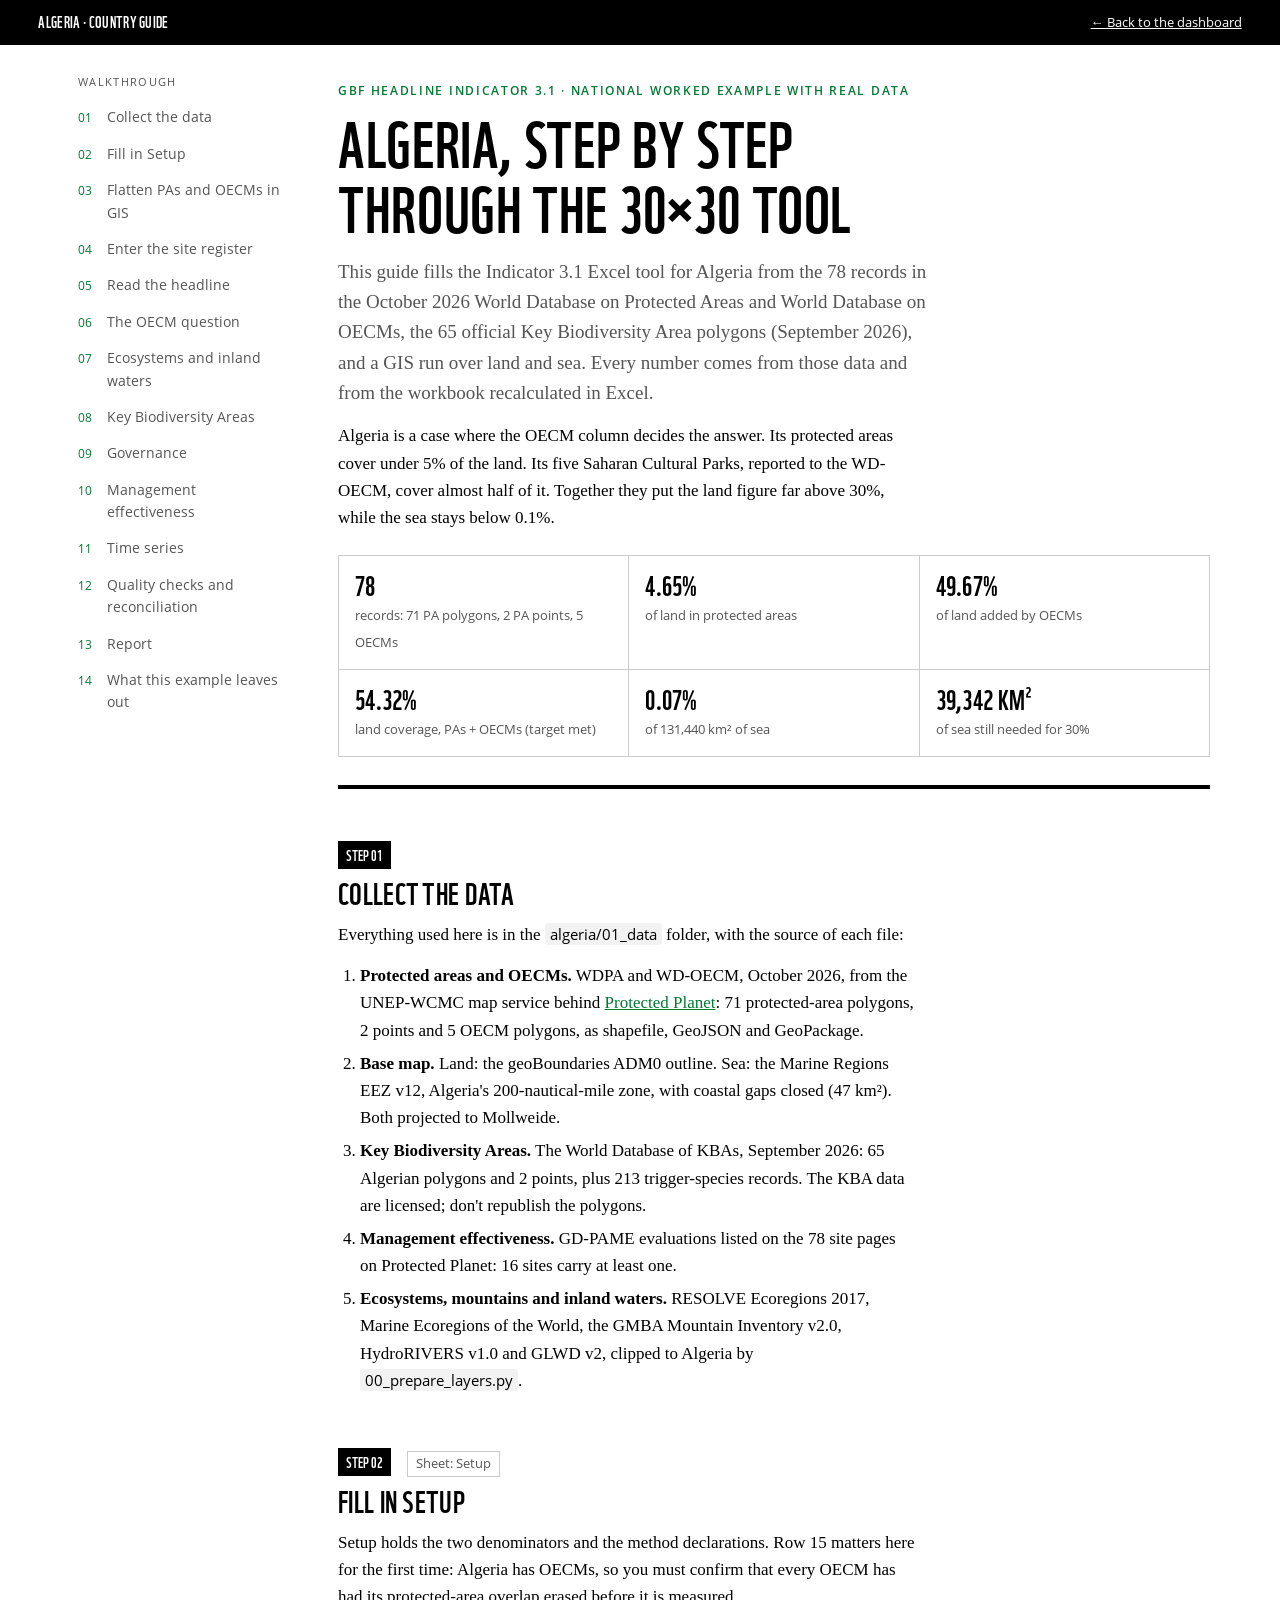
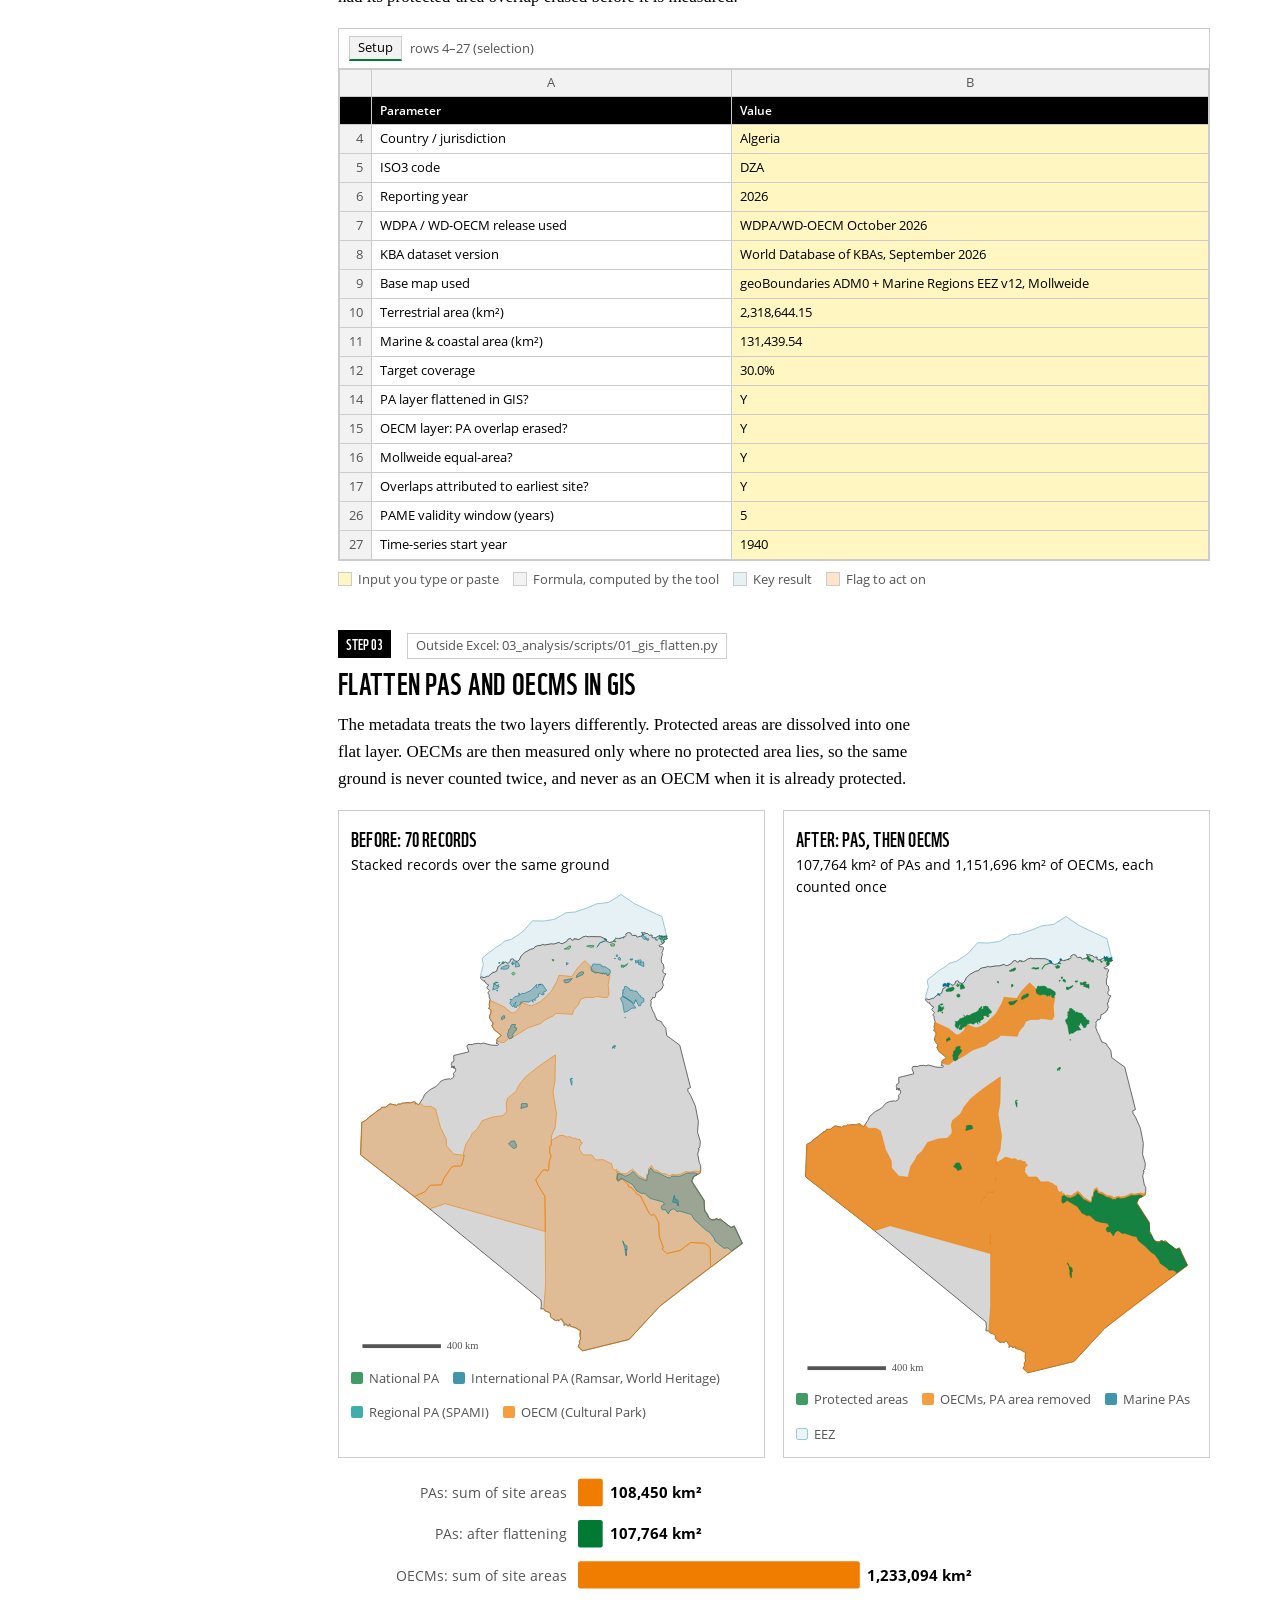
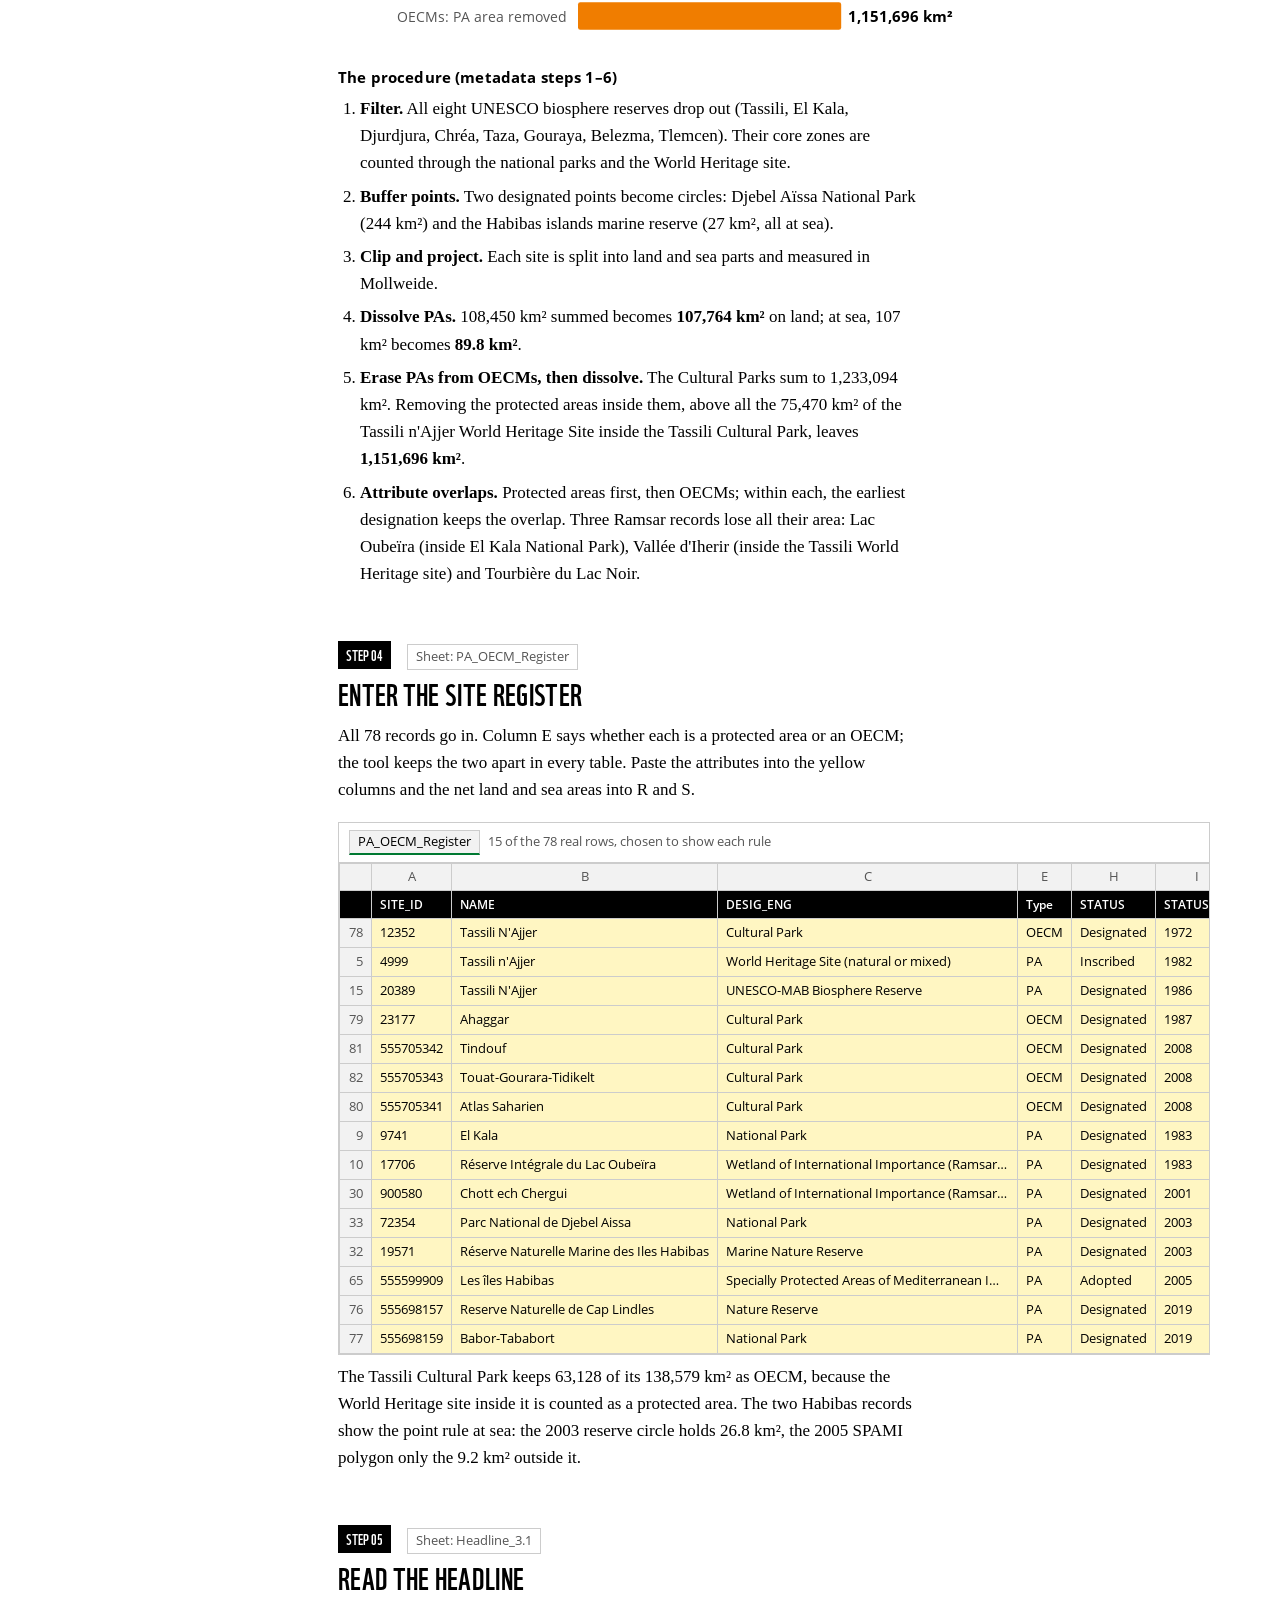
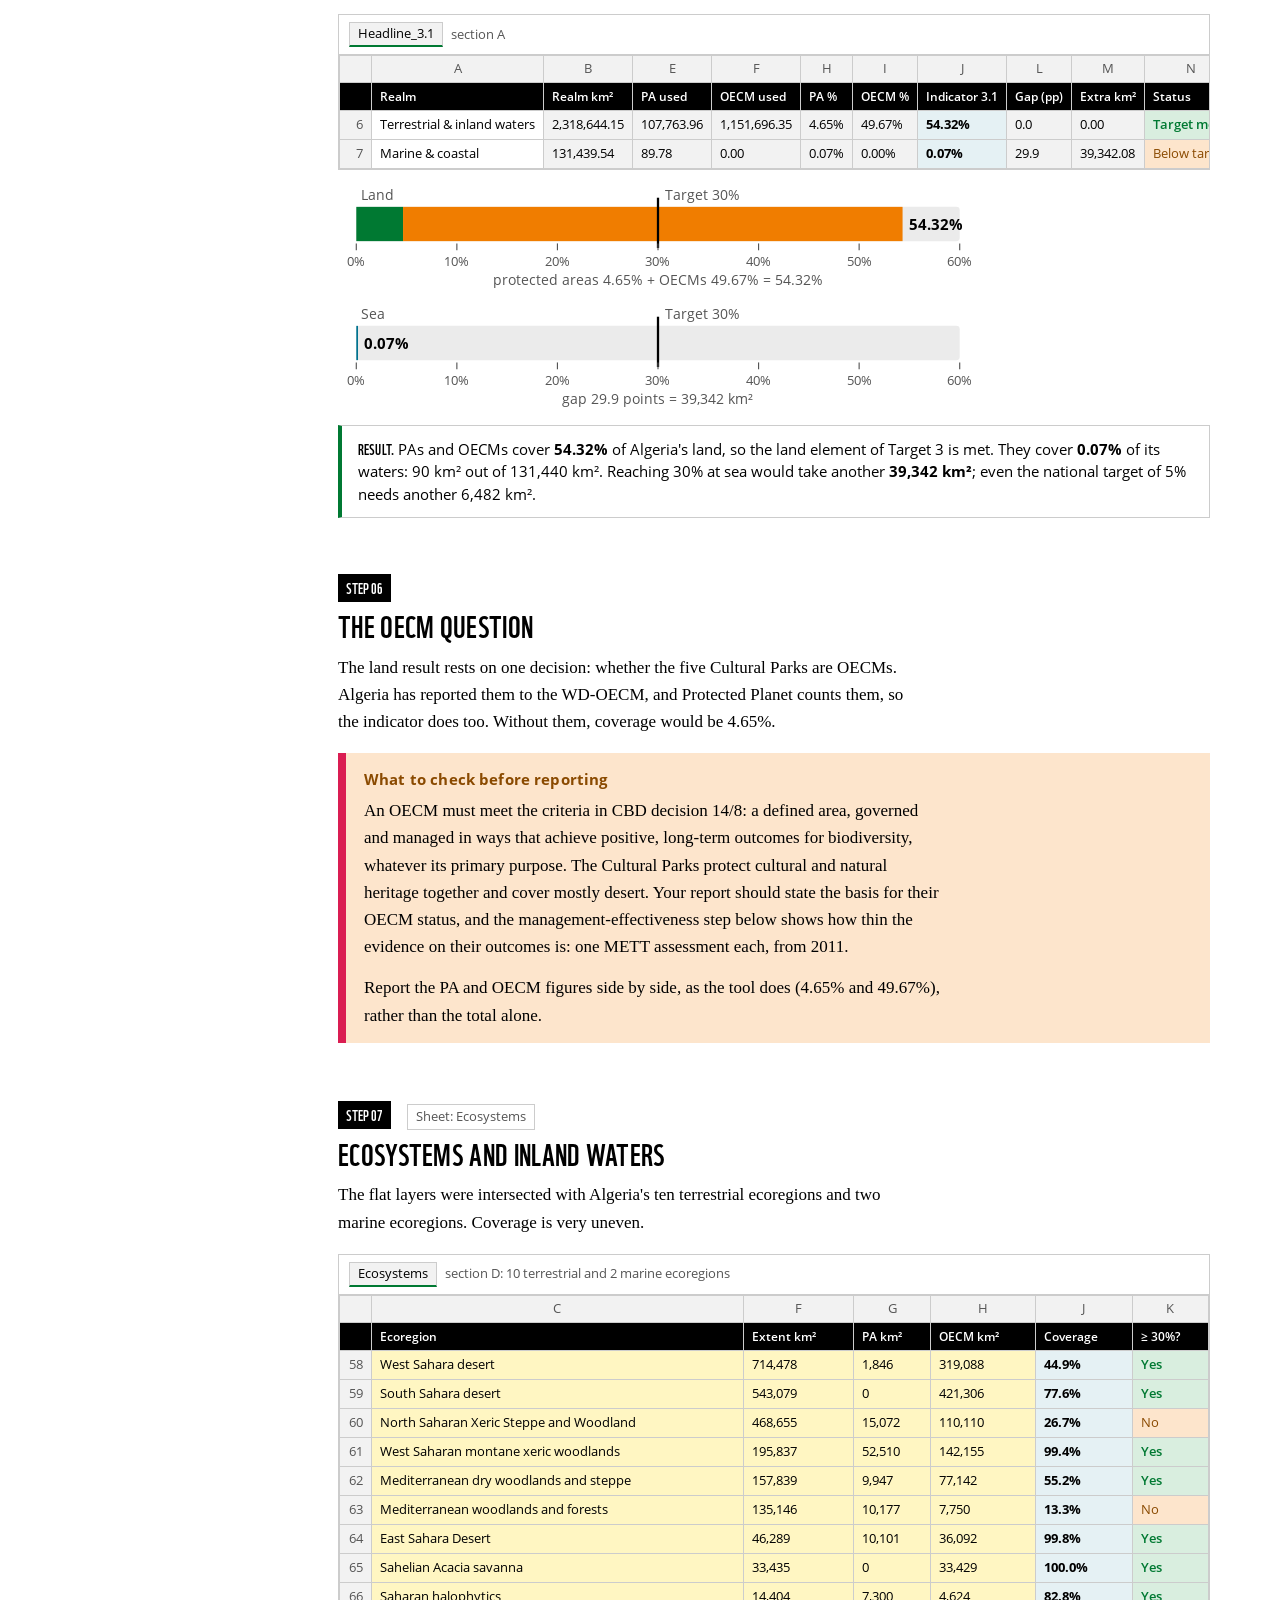
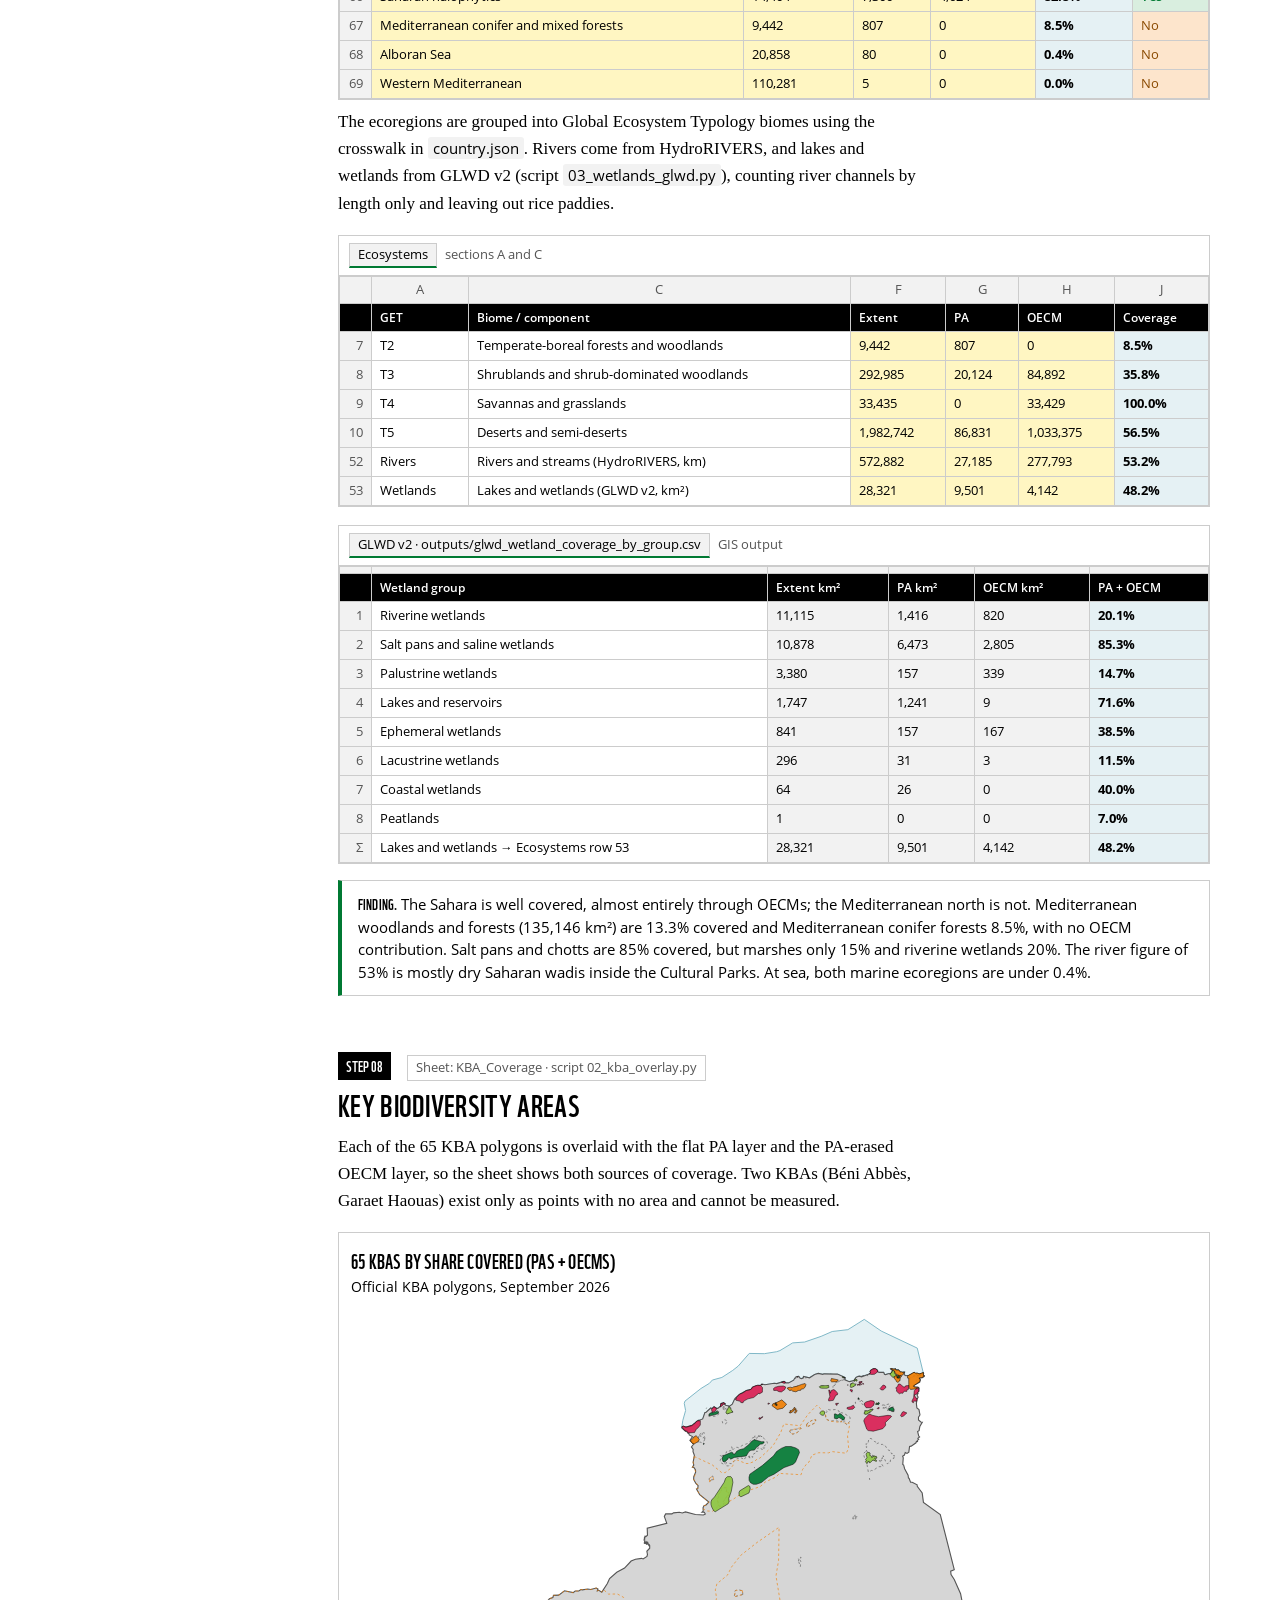
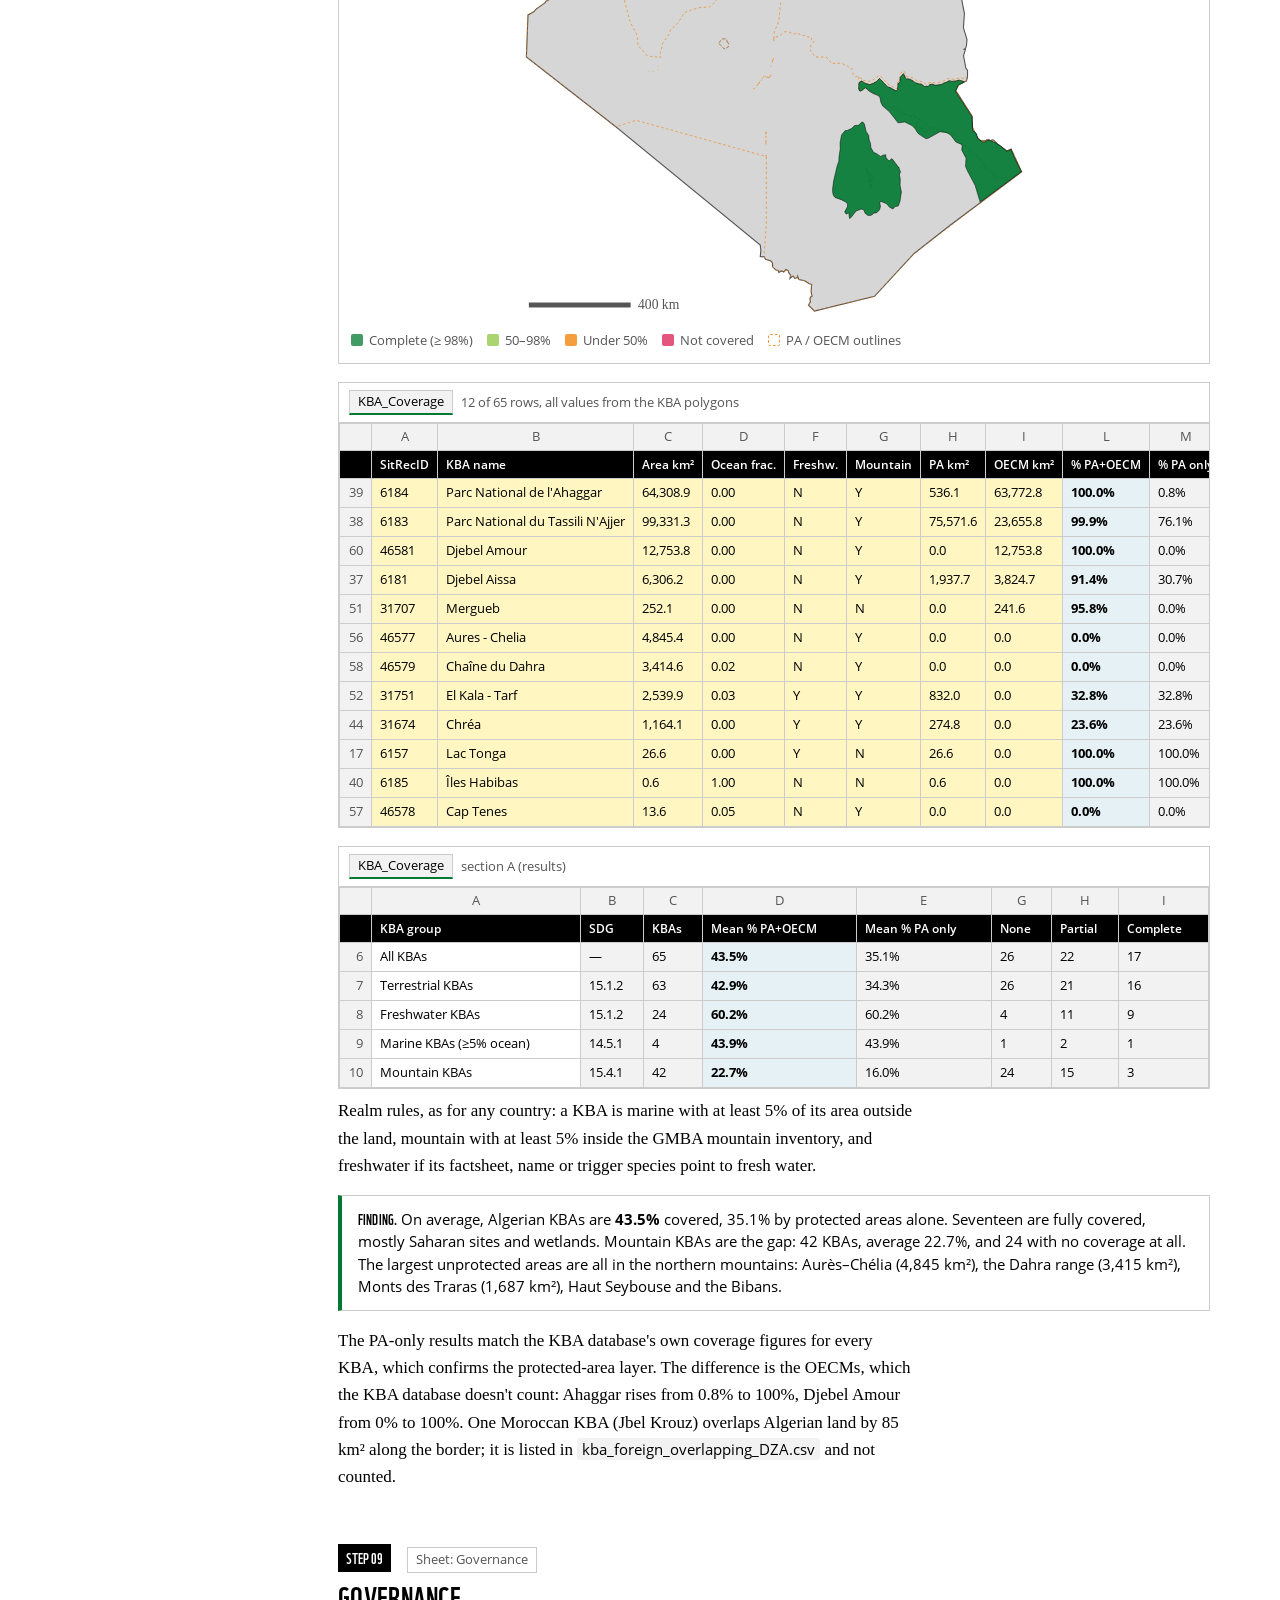
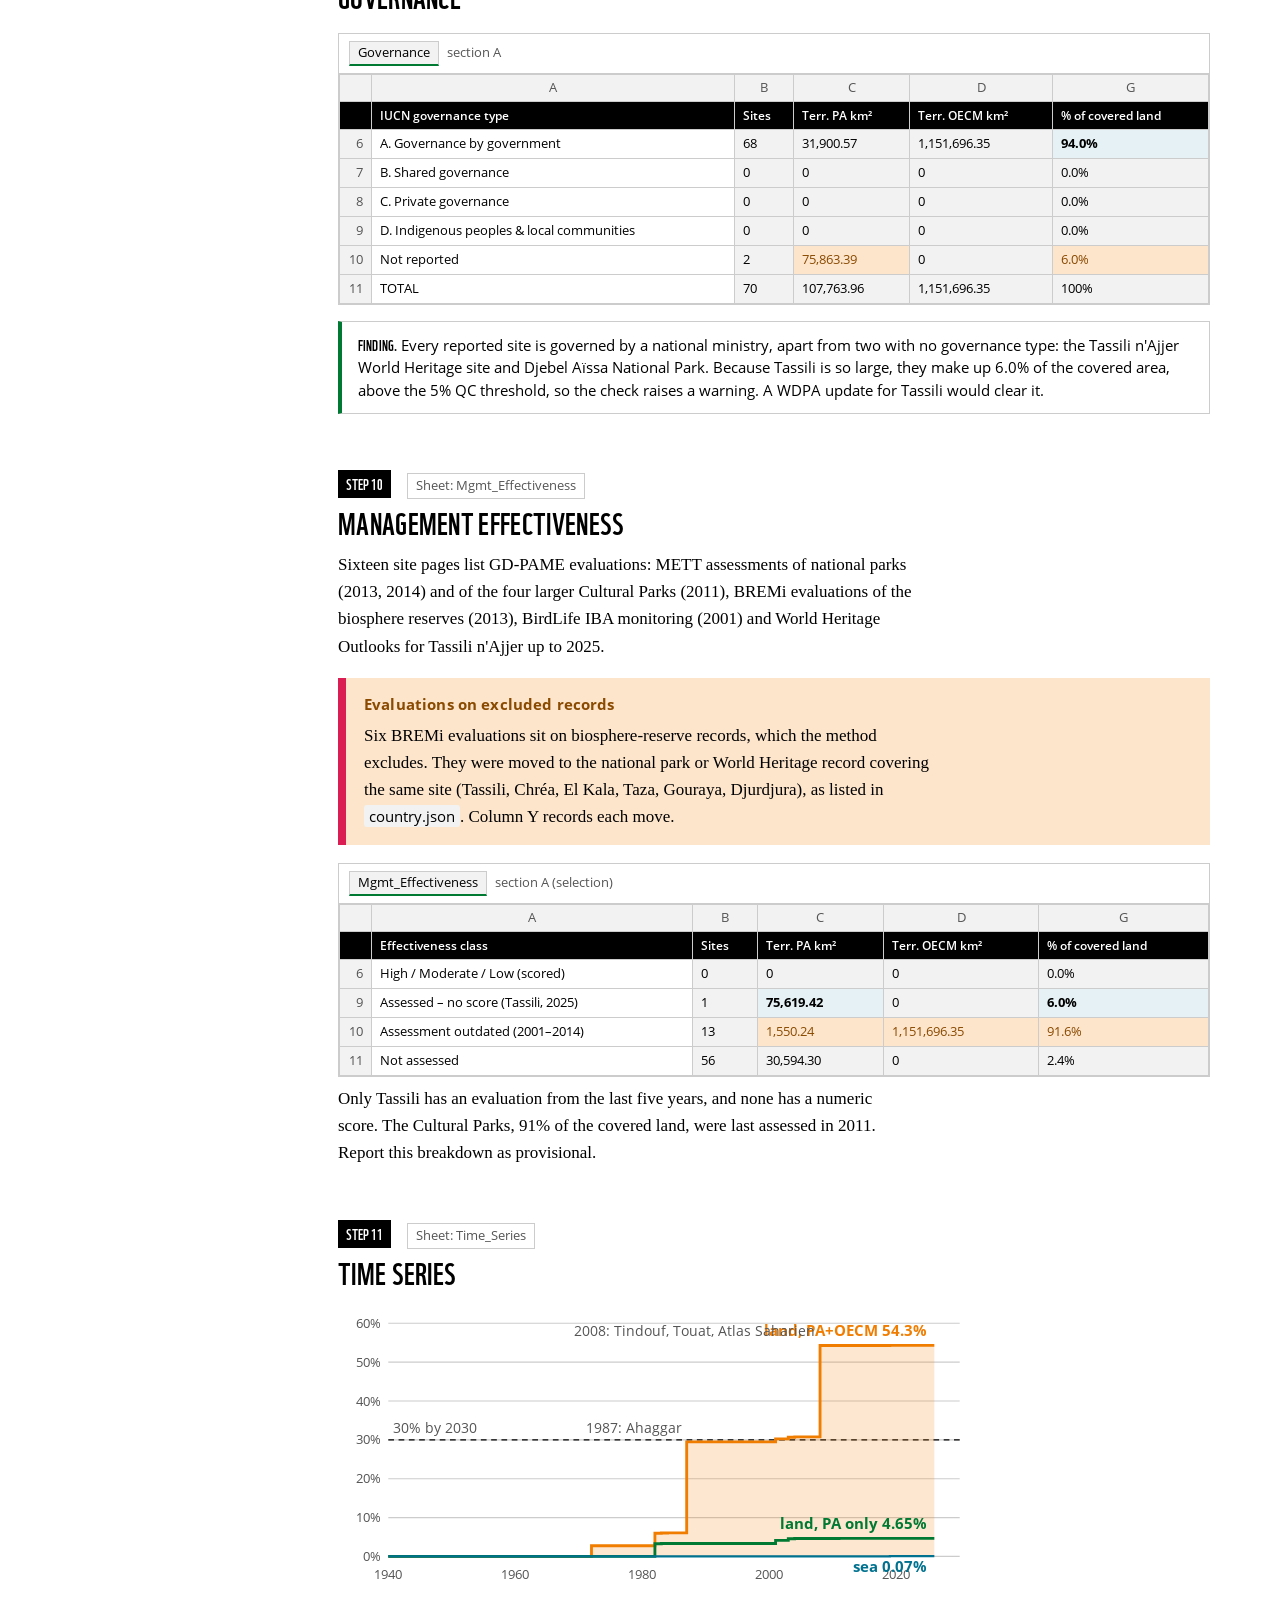
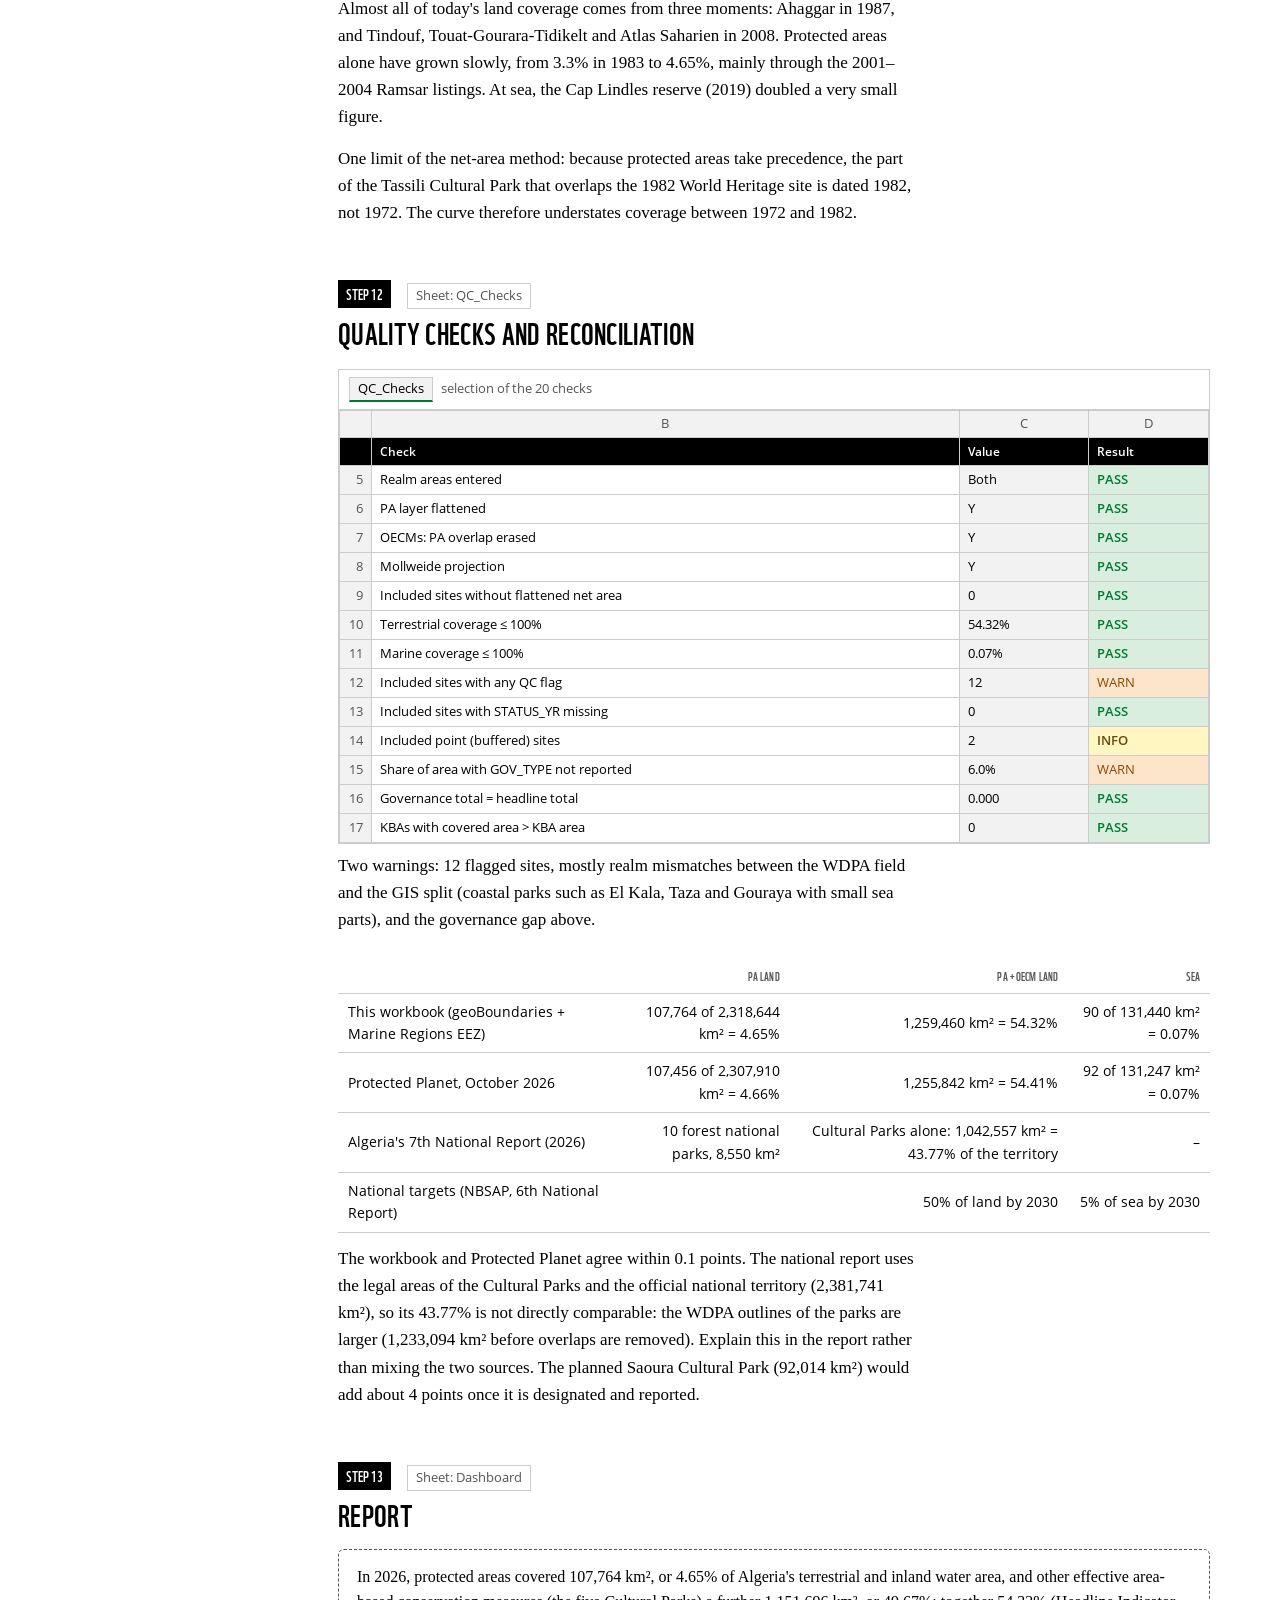
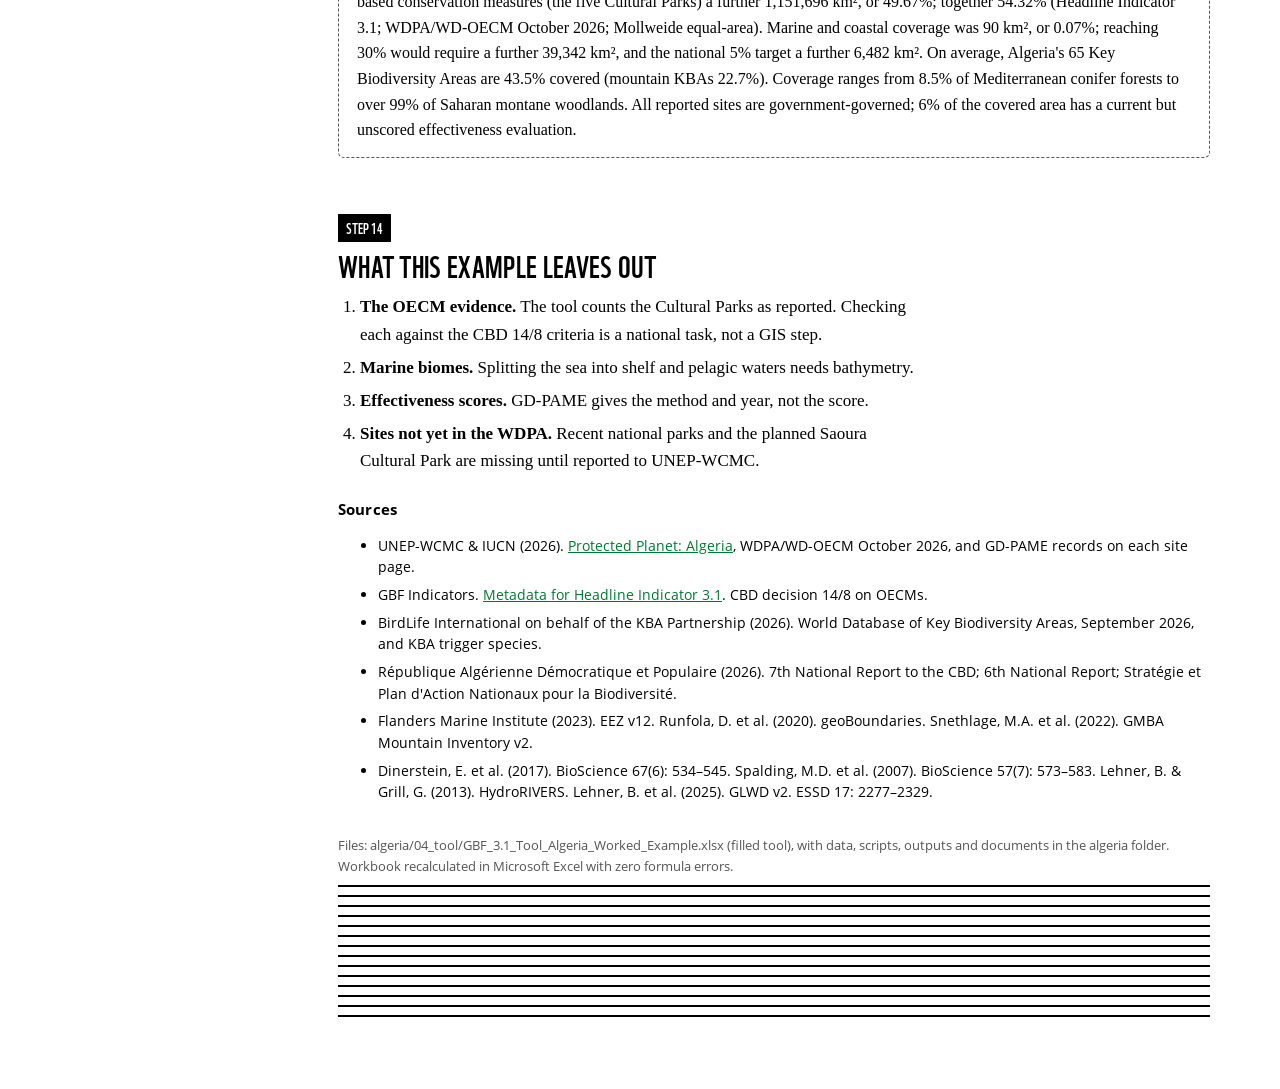
<file: north_africa_dashboard/wwf_site/guides/algeria.html>
<!doctype html>
<html lang="en" data-theme="light">
<head>
<meta charset="utf-8">
<meta name="viewport" content="width=device-width, initial-scale=1">
<title>Algeria Indicator 3.1 Walkthrough</title>
<style>/* Layout: a field-manual column with a sticky step index on wide screens; each step pairs prose with a facsimile of the sheet it fills. */
:root{
  --bg:#f3f5f4; --surface:#ffffff; --ink:#1a2726; --ink-2:#55686a; --line:#d3dcda; --land:#e7ece9; --sea:#e3eef6; --sea-line:#b8cfe0; --oecm:#c08a2b; --kmid:#c9a93a; --kzero:#b23b3b;
  --accent:#2d6a4f; --gap:#d98c3f; --track:#e2e8e6;
  --nat:#2d6a4f; --intl:#2f5f8f; --reg:#b5852b;
  --in-bg:#fff2cc; --in-fg:#0b3bd6; --calc-bg:#f0f2f1; --key-bg:#dcebf7; --warn-bg:#fde2cf; --warn-fg:#8a3b05; --pass-bg:#d5efdc; --pass-fg:#1d5e33; --info-bg:#fdf1c7; --info-fg:#6b5300;
  --f-display:"Archivo", "Helvetica Neue", Arial, sans-serif; --f-body:"Source Serif 4", Georgia, serif; --f-data:"IBM Plex Mono", ui-monospace, Menlo, monospace; --f-ui:"Archivo", Arial, sans-serif;
}
@media (prefers-color-scheme: dark){:root:not([data-theme="light"]){
  --bg:#111a19; --surface:#182322; --ink:#e2ebe8; --ink-2:#9fb3b0; --line:#2b3a38; --land:#1f2c2a; --sea:#16222c; --sea-line:#2e4555; --oecm:#e0b45a; --kmid:#e0c45e; --kzero:#e06a6a;
  --accent:#6cc092; --gap:#e6a35e; --track:#24312f; --nat:#6cc092; --intl:#7fb0e0; --reg:#e0b45a;
  --in-bg:#3f3816; --in-fg:#a9c4ff; --calc-bg:#1f2b2a; --key-bg:#1c3348; --warn-bg:#4a2a14; --warn-fg:#ffc59a; --pass-bg:#173a25; --pass-fg:#9fe0b4; --info-bg:#3d3412; --info-fg:#f2d77a; color-scheme:dark}}
:root[data-theme="dark"]{
  --bg:#111a19; --surface:#182322; --ink:#e2ebe8; --ink-2:#9fb3b0; --line:#2b3a38; --land:#1f2c2a; --sea:#16222c; --sea-line:#2e4555; --oecm:#e0b45a; --kmid:#e0c45e; --kzero:#e06a6a;
  --accent:#6cc092; --gap:#e6a35e; --track:#24312f; --nat:#6cc092; --intl:#7fb0e0; --reg:#e0b45a;
  --in-bg:#3f3816; --in-fg:#a9c4ff; --calc-bg:#1f2b2a; --key-bg:#1c3348; --warn-bg:#4a2a14; --warn-fg:#ffc59a; --pass-bg:#173a25; --pass-fg:#9fe0b4; --info-bg:#3d3412; --info-fg:#f2d77a; color-scheme:dark}
*{box-sizing:border-box}
body{background:var(--bg);color:var(--ink);font-family:var(--f-body);font-size:17px;line-height:1.6;margin:0}
.wrap{max-width:1180px;margin:0 auto;padding-inline:20px;padding-block:28px 72px;display:grid;grid-template-columns:220px minmax(0,1fr);gap:48px}
nav.index{position:sticky;top:calc(env(safe-area-inset-top,0px) + 20px);align-self:start;font-family:var(--f-ui);font-size:14px}
nav.index ol{list-style:none;margin:0;padding:0;display:grid;gap:2px;counter-reset:s}
nav.index a{display:flex;gap:10px;padding:6px 8px;border-radius:4px;color:var(--ink-2);text-decoration:none}
nav.index a:hover,nav.index a:focus-visible{background:var(--surface);color:var(--ink);outline:none}
nav.index a span{font-family:var(--f-data);font-size:12px;color:var(--accent);min-width:1.6em;padding-top:2px}
nav.index .lbl{font-size:11px;letter-spacing:.12em;text-transform:uppercase;color:var(--ink-2);margin:0 0 10px 8px}
main{min-width:0}
header.hero{padding-block:8px 28px;border-bottom:1px solid var(--line);margin-bottom:12px}
.eyebrow{font-family:var(--f-ui);font-size:12px;letter-spacing:.14em;text-transform:uppercase;color:var(--accent);font-weight:600}
h1{font-family:var(--f-display);font-weight:800;font-stretch:88%;font-size:clamp(34px,5.4vw,56px);line-height:1.02;margin:10px 0 16px;text-wrap:balance;letter-spacing:-.01em}
h2{font-family:var(--f-display);font-weight:750;font-stretch:90%;font-size:clamp(24px,3vw,31px);line-height:1.15;margin:0 0 10px;text-wrap:balance}
h3{font-family:var(--f-ui);font-size:15px;font-weight:700;margin:22px 0 6px;letter-spacing:.01em}
p{margin:0 0 14px;max-width:68ch}
.lede{font-size:19px;color:var(--ink-2);max-width:62ch}
.facts{display:grid;grid-template-columns:repeat(4,minmax(0,1fr));gap:1px;background:var(--line);border:1px solid var(--line);border-radius:6px;overflow:hidden;margin-top:24px}
.facts div{background:var(--surface);padding:14px 16px}
.facts b{display:block;font-family:var(--f-display);font-stretch:90%;font-size:28px;line-height:1.1;font-variant-numeric:tabular-nums}
.facts small{font-family:var(--f-ui);font-size:12.5px;color:var(--ink-2)}
section.step{padding-block:40px 8px;border-bottom:1px solid var(--line);scroll-margin-top:16px}
.stephead{display:flex;gap:16px;align-items:baseline;flex-wrap:wrap;margin-bottom:6px}
.num{font-family:var(--f-data);font-size:13px;color:var(--surface);background:var(--accent);padding:2px 8px;border-radius:3px}
.chip{font-family:var(--f-data);font-size:12.5px;border:1px solid var(--line);background:var(--surface);padding:2px 8px;border-radius:3px;color:var(--ink-2)}
.sheet{margin:18px 0 8px;border:1px solid var(--line);border-radius:6px;background:var(--surface);overflow:hidden}
.sheet figcaption{font-family:var(--f-ui);font-size:12.5px;color:var(--ink-2);padding:7px 10px;border-bottom:1px solid var(--line);display:flex;gap:8px;align-items:center}
.tab{font-family:var(--f-data);background:var(--calc-bg);border:1px solid var(--line);border-bottom:2px solid var(--accent);padding:1px 8px;color:var(--ink)}
.scroll{overflow-x:auto}
table.grid{border-collapse:collapse;font-family:var(--f-data);font-size:12.5px;font-variant-numeric:tabular-nums;width:max-content;min-width:100%}
.grid th{background:var(--calc-bg);color:var(--ink-2);font-weight:500;padding:3px 8px;border:1px solid var(--line);text-align:center}
.grid td{padding:4px 8px;border:1px solid var(--line);white-space:nowrap;max-width:300px;overflow:hidden;text-overflow:ellipsis}
.grid tr.hdr td{background:var(--ink);color:var(--surface);font-family:var(--f-ui);font-weight:600;font-size:12px}
.grid td.rn{background:var(--calc-bg);color:var(--ink-2);text-align:right;width:32px}
.grid td.in{background:var(--in-bg);color:var(--in-fg)}
.grid td.calc{background:var(--calc-bg)}
.grid td.key{background:var(--key-bg);font-weight:700}
.grid td.warn{background:var(--warn-bg);color:var(--warn-fg)}
.grid td.pass{background:var(--pass-bg);color:var(--pass-fg);font-weight:600}
.grid td.info{background:var(--info-bg);color:var(--info-fg);font-weight:600}
.grid td.lab{background:var(--surface)}
.cellkey{display:flex;flex-wrap:wrap;gap:14px;font-family:var(--f-ui);font-size:13px;color:var(--ink-2);margin:6px 0 0}
.cellkey i{display:inline-block;width:14px;height:14px;border:1px solid var(--line);vertical-align:-2px;margin-right:6px}
.maps{display:grid;grid-template-columns:repeat(2,minmax(0,1fr));gap:18px;margin:18px 0 6px}
.maps figure{margin:0;background:var(--surface);border:1px solid var(--line);border-radius:6px;padding:12px}
.maps figcaption{font-family:var(--f-ui);font-size:13.5px;margin-bottom:8px}
.maps figcaption b{font-family:var(--f-display);font-size:20px;font-stretch:90%;display:block}
.maps svg{width:100%;height:auto;display:block}
.legend{list-style:none;padding:0;margin:8px 0 0;display:flex;flex-wrap:wrap;gap:14px;font-family:var(--f-ui);font-size:13px;color:var(--ink-2)}
.legend i{display:inline-block;width:12px;height:12px;border-radius:2px;margin-right:6px;vertical-align:-1px;opacity:.75}
svg.chart{width:100%;max-width:640px;height:auto;display:block;margin:14px 0 4px;font-family:var(--f-ui);font-size:11.5px;fill:var(--ink-2)}
svg.chart .lab{fill:var(--ink-2);font-size:12px}
svg.chart .val{fill:var(--ink);font-weight:700;font-size:13px}
.result{display:flex;gap:14px;align-items:flex-start;background:var(--surface);border:1px solid var(--line);border-left:4px solid var(--accent);border-radius:4px;padding:12px 16px;margin:16px 0;font-family:var(--f-ui);font-size:15px;line-height:1.5}
.result strong{font-family:var(--f-display);font-stretch:90%}
.pitfall{background:var(--warn-bg);color:var(--ink);border-radius:6px;padding:14px 18px;margin:18px 0}
.pitfall h3{margin-top:0;color:var(--warn-fg)}
.pitfall p:last-child{margin-bottom:0}
ol.do{margin:6px 0 14px;padding-left:22px;max-width:68ch}
ol.do li{margin-bottom:6px}
code{font-family:var(--f-data);font-size:.86em;background:var(--calc-bg);padding:1px 5px;border-radius:3px}
.recon{border-collapse:collapse;font-family:var(--f-ui);font-size:14px;font-variant-numeric:tabular-nums;margin:12px 0;min-width:100%}
.recon th,.recon td{border-bottom:1px solid var(--line);padding:7px 10px;text-align:right}
.recon th:first-child,.recon td:first-child{text-align:left}
.recon thead th{font-size:12px;letter-spacing:.06em;text-transform:uppercase;color:var(--ink-2)}
blockquote.draft{margin:16px 0;padding:14px 18px;background:var(--surface);border:1px dashed var(--ink-2);border-radius:6px;font-size:16px}
.sources{font-family:var(--f-ui);font-size:14px;line-height:1.55}
.sources li{margin-bottom:6px}
a{color:var(--accent)}
a:focus-visible{outline:2px solid var(--accent);outline-offset:2px}
footer{font-family:var(--f-ui);font-size:13px;color:var(--ink-2);margin-top:32px}
@media (max-width:900px){.wrap{grid-template-columns:minmax(0,1fr);gap:16px}nav.index{position:static}nav.index ol{grid-template-columns:repeat(2,minmax(0,1fr))}.facts{grid-template-columns:repeat(2,minmax(0,1fr))}}
@media (max-width:560px){body{font-size:16px}.wrap{padding-inline:16px}.maps{grid-template-columns:minmax(0,1fr)}nav.index ol{grid-template-columns:minmax(0,1fr)}}
@media (prefers-reduced-motion:reduce){*{scroll-behavior:auto!important}}
html{scroll-behavior:smooth}

.maps.one{grid-template-columns:minmax(0,1fr)}
.maps.one svg{max-width:520px;margin:0 auto}
.facts.six{grid-template-columns:repeat(3,minmax(0,1fr))}
@media (max-width:900px){.facts.six{grid-template-columns:repeat(2,minmax(0,1fr))}}
</style>
<style>
/* WWF graphic chart applied to the country guide */
@font-face{font-family:"WWF";src:url(../fonts/WWF.otf) format("opentype");font-display:swap}
@font-face{font-family:"Open Sans";src:url(../fonts/OpenSans-Regular.ttf) format("truetype");font-weight:400;font-display:swap}
@font-face{font-family:"Open Sans";src:url(../fonts/OpenSans-SemiBold.ttf) format("truetype");font-weight:600;font-display:swap}
@font-face{font-family:"Open Sans";src:url(../fonts/OpenSans-Bold.ttf) format("truetype");font-weight:700;font-display:swap}
:root,:root[data-theme="light"],:root[data-theme="dark"]{
  color-scheme:light!important;
  --bg:#ffffff!important; --surface:#ffffff!important; --ink:#000000!important; --ink-2:#555555!important; --line:#cccccc!important; --land:#d6d6d6!important;
  --accent:#007932!important; --gap:#f07d00!important; --track:#ebebeb!important; --nat:#007932!important; --intl:#00728f!important; --reg:#009191!important;
  --oecm:#f07d00!important; --sea:#e5f1f4!important; --sea-line:#7fb8c7!important; --kmid:#8cc63f!important; --kzero:#da1d52!important;
  --in-bg:#fff6c2!important; --in-fg:#000000!important; --calc-bg:#f2f2f2!important; --key-bg:#e5f1f4!important; --warn-bg:#fde5cc!important; --warn-fg:#8a4a00!important;
  --pass-bg:#d9eedf!important; --pass-fg:#007932!important; --info-bg:#fff6c2!important; --info-fg:#6b4a10!important;
  --f-display:"WWF","Arial Narrow",Arial,sans-serif!important; --f-body:Georgia,"Times New Roman",serif!important; --f-data:"Open Sans",Arial,sans-serif!important; --f-ui:"Open Sans",Arial,sans-serif!important;
}
body{background:#ffffff!important;color:#000000!important}
h1,h2,.facts b,.maps figcaption b,.result strong,.recon thead th{font-family:"WWF","Arial Narrow",Arial,sans-serif!important;text-transform:uppercase;font-weight:400!important;letter-spacing:.01em}
h1{font-size:clamp(2.4rem,6vw,4rem)!important}
.num{background:#000000!important;color:#ffffff!important;border-radius:0!important;font-family:"WWF",Arial,sans-serif!important;font-size:15px!important}
.chip,.sheet,.maps figure,.facts,.result,.pitfall,.tab{border-radius:0!important}
.result{border-left-color:#007932!important}
.pitfall{border-left:8px solid #da1d52!important}
.grid tr.hdr td{background:#000000!important;color:#ffffff!important}
header.hero{border-bottom:4px solid #000000!important}
section.step{border-bottom:2px solid #000000!important}
.wwf-back{position:sticky;top:0;z-index:10;display:flex;justify-content:space-between;align-items:center;gap:1rem;background:#000000;color:#ffffff;padding:.6rem max(16px,3vw);font-family:"Open Sans",Arial,sans-serif;font-size:13px}
.wwf-back a{color:#ffffff}
.wwf-back b{font-family:"WWF",Arial,sans-serif;font-weight:400;text-transform:uppercase;font-size:16px;letter-spacing:.02em}
</style>
</head>
<body>
<div class="wwf-back"><b>Algeria · country guide</b><a href="../index.html#methodology" target="_top">← Back to the dashboard</a></div>





<div class="wrap">
<nav class="index" aria-label="Steps"><p class="lbl">Walkthrough</p><ol><li><a href="#data"><span>01</span>Collect the data</a></li><li><a href="#setup"><span>02</span>Fill in Setup</a></li><li><a href="#gis"><span>03</span>Flatten PAs and OECMs in GIS</a></li><li><a href="#register"><span>04</span>Enter the site register</a></li><li><a href="#headline"><span>05</span>Read the headline</a></li><li><a href="#oecm"><span>06</span>The OECM question</a></li><li><a href="#eco"><span>07</span>Ecosystems and inland waters</a></li><li><a href="#kba"><span>08</span>Key Biodiversity Areas</a></li><li><a href="#gov"><span>09</span>Governance</a></li><li><a href="#pame"><span>10</span>Management effectiveness</a></li><li><a href="#ts"><span>11</span>Time series</a></li><li><a href="#qc"><span>12</span>Quality checks and reconciliation</a></li><li><a href="#report"><span>13</span>Report</a></li><li><a href="#gaps"><span>14</span>What this example leaves out</a></li></ol></nav>
<main>
<header class="hero">
<div class="eyebrow">GBF Headline Indicator 3.1 · National worked example with real data</div>
<h1>Algeria, step by step through the 30×30 tool</h1>
<p class="lede">This guide fills the Indicator 3.1 Excel tool for Algeria from the 78 records in the October 2026 World Database on Protected Areas and World Database on OECMs, the 65 official Key Biodiversity Area polygons (September 2026), and a GIS run over land and sea. Every number comes from those data and from the workbook recalculated in Excel.</p>
<p>Algeria is a case where the OECM column decides the answer. Its protected areas cover under 5% of the land. Its five Saharan Cultural Parks, reported to the WD-OECM, cover almost half of it. Together they put the land figure far above 30%, while the sea stays below 0.1%.</p>
<div class="facts six">
<div><b>78</b><small>records: 71 PA polygons, 2 PA points, 5 OECMs</small></div>
<div><b>4.65%</b><small>of land in protected areas</small></div>
<div><b>49.67%</b><small>of land added by OECMs</small></div>
<div><b>54.32%</b><small>land coverage, PAs + OECMs (target met)</small></div>
<div><b>0.07%</b><small>of 131,440 km² of sea</small></div>
<div><b>39,342 km²</b><small>of sea still needed for 30%</small></div>
</div>
</header>

<section class="step" id="data"><div class="stephead"><span class="num">STEP 01</span></div><h2>Collect the data</h2>
<p>Everything used here is in the <code>algeria/01_data</code> folder, with the source of each file:</p>
<ol class="do">
<li><b>Protected areas and OECMs.</b> WDPA and WD-OECM, October 2026, from the UNEP-WCMC map service behind <a href="https://www.protectedplanet.net/country/DZA">Protected Planet</a>: 71 protected-area polygons, 2 points and 5 OECM polygons, as shapefile, GeoJSON and GeoPackage.</li>
<li><b>Base map.</b> Land: the geoBoundaries ADM0 outline. Sea: the Marine Regions EEZ v12, Algeria's 200-nautical-mile zone, with coastal gaps closed (47 km²). Both projected to Mollweide.</li>
<li><b>Key Biodiversity Areas.</b> The World Database of KBAs, September 2026: 65 Algerian polygons and 2 points, plus 213 trigger-species records. The KBA data are licensed; don't republish the polygons.</li>
<li><b>Management effectiveness.</b> GD-PAME evaluations listed on the 78 site pages on Protected Planet: 16 sites carry at least one.</li>
<li><b>Ecosystems, mountains and inland waters.</b> RESOLVE Ecoregions 2017, Marine Ecoregions of the World, the GMBA Mountain Inventory v2.0, HydroRIVERS v1.0 and GLWD v2, clipped to Algeria by <code>00_prepare_layers.py</code>.</li>
</ol>

<section class="step" id="setup"><div class="stephead"><span class="num">STEP 02</span><span class="chip">Sheet: Setup</span></div><h2>Fill in Setup</h2>
<p>Setup holds the two denominators and the method declarations. Row 15 matters here for the first time: Algeria has OECMs, so you must confirm that every OECM has had its protected-area overlap erased before it is measured.</p>
<figure class="sheet"><figcaption><span class="tab">Setup</span> rows 4–27 (selection)</figcaption><div class="scroll"><table class="grid"><thead><tr><th class="rn"></th><th>A</th><th>B</th></tr><tr class="hdr"><td class="rn"></td><td>Parameter</td><td>Value</td></tr></thead><tbody><tr><td class="rn">4</td><td class="lab">Country / jurisdiction</td><td class="in">Algeria</td></tr><tr><td class="rn">5</td><td class="lab">ISO3 code</td><td class="in">DZA</td></tr><tr><td class="rn">6</td><td class="lab">Reporting year</td><td class="in">2026</td></tr><tr><td class="rn">7</td><td class="lab">WDPA / WD-OECM release used</td><td class="in">WDPA/WD-OECM October 2026</td></tr><tr><td class="rn">8</td><td class="lab">KBA dataset version</td><td class="in">World Database of KBAs, September 2026</td></tr><tr><td class="rn">9</td><td class="lab">Base map used</td><td class="in">geoBoundaries ADM0 + Marine Regions EEZ v12, Mollweide</td></tr><tr><td class="rn">10</td><td class="lab">Terrestrial area (km²)</td><td class="in">2,318,644.15</td></tr><tr><td class="rn">11</td><td class="lab">Marine &amp; coastal area (km²)</td><td class="in">131,439.54</td></tr><tr><td class="rn">12</td><td class="lab">Target coverage</td><td class="in">30.0%</td></tr><tr><td class="rn">14</td><td class="lab">PA layer flattened in GIS?</td><td class="in">Y</td></tr><tr><td class="rn">15</td><td class="lab">OECM layer: PA overlap erased?</td><td class="in">Y</td></tr><tr><td class="rn">16</td><td class="lab">Mollweide equal-area?</td><td class="in">Y</td></tr><tr><td class="rn">17</td><td class="lab">Overlaps attributed to earliest site?</td><td class="in">Y</td></tr><tr><td class="rn">26</td><td class="lab">PAME validity window (years)</td><td class="in">5</td></tr><tr><td class="rn">27</td><td class="lab">Time-series start year</td><td class="in">1940</td></tr></tbody></table></div></figure>
<div class="cellkey"><span><i style="background:var(--in-bg)"></i>Input you type or paste</span><span><i style="background:var(--calc-bg)"></i>Formula, computed by the tool</span><span><i style="background:var(--key-bg)"></i>Key result</span><span><i style="background:var(--warn-bg)"></i>Flag to act on</span></div>

<section class="step" id="gis"><div class="stephead"><span class="num">STEP 03</span><span class="chip">Outside Excel: 03_analysis/scripts/01_gis_flatten.py</span></div><h2>Flatten PAs and OECMs in GIS</h2>
<p>The metadata treats the two layers differently. Protected areas are dissolved into one flat layer. OECMs are then measured only where no protected area lies, so the same ground is never counted twice, and never as an OECM when it is already protected.</p>
<div class="maps">
<figure><figcaption><b>Before: 70 records</b>Stacked records over the same ground</figcaption><svg viewBox="0 0 420 497" role="img" aria-label="Protected-area and OECM records in Algeria"><path d="M296.6,19.4 L325.7,33.2 L330.6,53.3 L327.0,54.3 L325.7,53.6 L324.1,53.8 L323.3,52.9 L319.2,55.1 L316.6,55.5 L315.1,54.7 L315.5,52.5 L312.4,52.7 L310.4,50.8 L308.5,50.9 L308.1,49.9 L306.0,50.3 L304.9,49.7 L304.2,50.0 L305.8,51.3 L304.9,53.1 L303.7,54.0 L302.9,53.7 L300.1,54.6 L299.2,54.3 L298.6,52.8 L294.8,52.8 L293.5,52.1 L293.7,51.5 L293.1,50.5 L290.7,49.8 L288.0,51.2 L287.6,52.2 L288.1,53.0 L287.4,53.9 L281.4,56.1 L281.7,55.7 L280.0,56.3 L279.5,55.8 L277.9,56.1 L276.2,56.9 L274.6,59.3 L272.3,60.1 L270.2,60.2 L268.2,59.4 L267.0,58.3 L267.5,57.0 L261.7,54.3 L257.8,54.6 L255.4,53.9 L254.8,54.4 L250.4,54.0 L249.5,54.4 L245.7,53.6 L242.8,54.5 L238.5,57.2 L233.8,56.1 L233.5,57.4 L231.8,57.8 L229.9,56.0 L227.8,56.4 L226.0,59.0 L221.8,61.3 L219.6,61.3 L218.0,60.1 L212.2,61.9 L210.2,61.6 L202.7,62.8 L200.0,62.3 L199.2,63.3 L197.2,63.1 L192.8,64.7 L191.5,66.5 L187.7,67.5 L182.0,70.7 L178.3,74.2 L176.3,78.5 L174.1,80.1 L170.9,79.4 L170.3,78.7 L170.6,78.1 L169.0,77.3 L167.0,78.1 L166.8,80.1 L164.6,81.9 L160.9,80.6 L160.3,81.8 L158.9,81.6 L155.0,85.2 L154.2,85.2 L152.7,90.1 L150.8,91.5 L149.3,91.4 L147.7,92.3 L143.6,95.9 L143.1,95.6 L140.2,97.0 L138.2,97.0 L136.7,96.3 L135.6,96.9 L136.3,91.8 L138.6,83.6 L137.5,77.8 L138.1,76.0 L150.9,65.9 L157.9,61.6 L160.2,59.0 L167.9,56.9 L176.7,51.2 L181.1,47.7 L190.0,37.5 L202.2,37.7 L212.2,36.1 L214.8,35.2 L225.1,29.0 L234.7,28.3 L248.1,23.7 L257.0,19.8 L269.7,18.3 L282.9,10.0 L296.6,19.4Z M330.8,53.6 L330.7,53.5 L330.7,53.2 L330.8,53.6Z" fill="var(--sea)" stroke="var(--sea-line)" stroke-width="0.8"/><path d="M11.3,248.7 L10.0,282.6 L82.2,339.0 L198.9,434.6 L199.4,438.9 L198.9,444.0 L201.9,443.9 L203.2,446.0 L207.5,447.5 L208.8,449.1 L208.9,452.2 L211.5,454.8 L213.1,454.9 L214.0,456.7 L215.0,455.6 L215.5,456.2 L216.3,455.5 L217.9,456.3 L219.7,454.3 L221.6,455.5 L221.8,456.8 L223.4,458.9 L222.9,461.5 L224.8,459.8 L225.8,459.9 L226.6,461.4 L227.3,461.4 L228.7,461.0 L229.0,459.7 L230.1,462.4 L234.9,463.4 L238.3,465.8 L240.4,466.3 L240.0,472.5 L240.7,475.9 L239.4,476.7 L239.0,478.1 L239.5,480.2 L237.8,483.2 L242.7,487.9 L291.2,476.0 L323.2,441.4 L352.8,418.2 L410.0,375.4 L401.5,357.0 L398.1,358.6 L390.6,353.1 L387.5,349.9 L386.1,349.6 L385.0,351.0 L383.7,349.5 L382.0,349.5 L380.7,350.4 L377.0,350.4 L374.2,347.6 L370.4,339.9 L369.9,330.2 L356.8,309.8 L358.8,305.2 L365.5,301.9 L366.3,298.8 L366.3,293.6 L364.9,291.4 L363.1,281.7 L364.6,276.6 L363.5,276.4 L364.8,275.5 L365.4,273.8 L365.9,268.7 L363.0,259.1 L363.8,247.6 L360.7,231.6 L355.6,220.1 L353.0,216.1 L352.7,213.4 L355.6,212.2 L344.3,167.7 L330.7,157.8 L329.7,150.2 L325.7,144.8 L325.6,143.6 L321.6,141.6 L320.3,141.5 L319.1,138.3 L318.6,138.2 L318.3,135.9 L315.5,130.6 L314.7,127.6 L314.0,127.1 L314.4,121.9 L313.9,120.6 L315.3,119.6 L316.0,117.6 L317.4,118.3 L318.9,117.2 L319.5,112.7 L320.8,112.4 L324.7,109.7 L325.0,108.7 L325.9,108.6 L325.7,108.0 L326.9,106.8 L326.2,106.0 L327.6,105.0 L326.9,104.2 L326.0,100.5 L327.2,99.9 L327.8,96.4 L329.8,93.0 L328.6,92.9 L326.7,91.3 L326.7,88.9 L327.9,87.2 L327.1,82.9 L325.4,81.5 L325.0,77.9 L325.6,74.3 L326.4,72.9 L325.6,71.1 L326.4,69.8 L326.1,69.0 L327.0,68.1 L327.2,65.6 L326.2,64.7 L323.5,64.7 L322.5,63.6 L327.7,60.7 L328.2,58.9 L327.1,57.4 L329.7,57.1 L331.4,56.1 L331.5,55.6 L330.5,55.2 L330.7,53.2 L327.0,54.3 L325.7,53.6 L324.1,53.8 L323.3,52.9 L319.2,55.1 L316.6,55.5 L315.1,54.7 L315.5,52.5 L312.4,52.7 L310.4,50.8 L308.5,50.9 L308.1,49.9 L306.0,50.3 L304.9,49.7 L304.2,50.0 L305.8,51.3 L304.9,53.1 L303.7,54.0 L302.9,53.7 L300.1,54.6 L299.2,54.3 L298.6,52.8 L294.8,52.8 L293.5,52.1 L293.7,51.5 L293.1,50.5 L290.6,49.8 L288.0,51.2 L287.6,52.2 L288.1,53.0 L287.4,53.9 L281.4,56.1 L281.7,55.7 L280.0,56.3 L279.5,55.8 L278.0,56.0 L276.2,56.9 L274.6,59.3 L270.9,60.3 L267.3,58.8 L267.5,57.0 L261.2,54.2 L250.3,54.0 L249.5,54.4 L245.7,53.6 L242.8,54.5 L238.7,57.2 L233.8,56.1 L233.7,57.2 L232.4,57.8 L231.1,57.6 L230.0,56.0 L228.8,56.2 L227.8,56.4 L227.6,57.2 L227.2,57.4 L227.0,57.3 L226.9,57.3 L226.8,57.4 L225.9,59.1 L221.8,61.3 L219.6,61.3 L218.0,60.1 L212.2,61.9 L210.2,61.6 L202.7,62.8 L200.3,62.2 L199.0,63.3 L195.4,63.6 L192.7,64.7 L191.5,66.5 L187.7,67.5 L182.0,70.7 L178.3,74.2 L176.3,78.5 L174.1,80.1 L170.9,79.4 L170.3,78.7 L170.6,78.1 L169.0,77.3 L167.0,78.1 L166.8,80.1 L164.6,81.9 L163.6,81.9 L161.6,80.5 L159.9,82.1 L158.9,81.6 L155.0,85.2 L154.2,85.2 L152.4,90.4 L147.7,92.3 L143.7,95.9 L143.1,95.6 L139.3,97.0 L136.7,96.3 L135.7,96.7 L135.5,97.5 L138.6,100.4 L140.0,100.2 L140.0,101.5 L141.4,102.4 L141.5,103.3 L144.2,104.7 L142.1,107.7 L145.1,110.7 L143.3,113.0 L144.7,115.0 L144.6,116.8 L145.7,119.8 L144.7,125.4 L145.2,127.7 L144.1,129.4 L145.5,129.8 L146.6,131.6 L146.7,133.4 L145.2,137.0 L145.1,139.3 L146.9,142.5 L148.7,144.3 L148.4,146.6 L147.4,147.0 L150.0,151.6 L157.4,157.5 L155.1,159.9 L153.5,160.4 L152.7,162.1 L152.8,164.9 L151.8,165.8 L153.7,165.8 L154.5,167.2 L153.0,168.0 L146.5,167.6 L138.5,165.5 L135.9,166.4 L133.6,165.8 L128.8,166.3 L127.6,167.1 L122.5,167.1 L121.4,169.1 L123.4,174.7 L107.6,178.6 L107.8,184.3 L106.4,185.5 L105.9,185.1 L105.2,186.7 L105.7,187.4 L105.0,188.1 L105.6,189.4 L105.3,190.2 L105.3,191.3 L105.6,190.7 L106.1,190.9 L106.1,190.2 L106.6,190.4 L106.7,189.5 L107.2,190.1 L107.1,191.6 L107.7,191.7 L107.3,191.5 L107.9,191.3 L107.6,190.5 L107.9,189.6 L107.9,191.0 L108.3,190.8 L108.7,192.3 L109.0,192.7 L109.4,192.2 L109.6,192.8 L109.6,194.8 L107.3,197.3 L107.8,199.8 L107.4,201.5 L104.3,203.5 L103.0,203.0 L98.1,203.7 L94.6,205.2 L89.3,210.9 L83.0,214.3 L77.2,219.3 L75.4,223.3 L70.9,230.3 L68.5,228.8 L67.3,229.3 L67.8,227.7 L66.4,227.0 L62.0,228.2 L59.5,227.8 L55.2,228.5 L54.1,228.2 L52.3,229.4 L49.4,229.4 L47.8,230.7 L40.8,229.2 L36.1,232.7 L31.9,232.9 L31.4,234.6 L28.6,235.6 L27.8,236.8 L25.8,237.7 L25.2,238.8 L18.1,243.8 L16.0,246.2 L11.3,248.7Z" fill="var(--land)" stroke="var(--ink-2)" stroke-width="0.9"/><path d="M376.2,380.7 L376.6,400.7 L410.0,375.5 L401.5,357.2 L398.1,358.8 L387.5,350.1 L386.1,349.7 L385.0,351.2 L383.8,349.6 L377.0,350.5 L374.1,347.6 L370.4,340.1 L369.9,330.4 L356.9,310.0 L358.9,305.4 L365.5,302.1 L366.3,299.0 L365.0,299.2 L364.6,300.6 L361.1,299.5 L354.5,300.7 L350.8,300.1 L345.4,302.8 L340.3,303.7 L336.9,303.0 L332.6,304.7 L331.2,303.0 L325.3,301.8 L320.1,298.6 L317.6,298.7 L315.0,293.9 L311.6,296.9 L311.6,301.3 L309.8,303.1 L310.0,307.9 L309.0,308.4 L302.1,304.6 L294.9,297.6 L288.4,302.4 L281.8,302.1 L280.4,299.5 L278.2,300.9 L279.7,302.1 L278.5,308.1 L280.6,308.8 L283.2,306.7 L290.0,313.8 L290.9,316.2 L293.5,316.9 L298.0,321.3 L298.6,323.0 L303.1,325.5 L312.1,343.6 L314.5,345.9 L317.7,345.2 L319.2,346.9 L322.3,353.4 L322.8,367.7 L327.0,379.5 L326.0,381.4 L330.6,386.0 L344.6,382.9 L355.9,374.4 L370.3,375.2 L374.6,378.0 L376.2,380.7Z" fill="var(--oecm)" fill-opacity="0.3" stroke="var(--oecm)" stroke-width="0.6"><title>Tassili N&#x27;Ajjer (Cultural Park, OECM)</title></path><path d="M203.1,326.1 L203.8,418.0 L201.9,444.0 L203.1,445.9 L208.6,448.5 L209.1,452.2 L211.8,454.9 L213.1,454.8 L213.8,456.2 L216.3,455.9 L217.4,457.0 L219.0,455.1 L220.4,455.4 L223.6,460.9 L225.1,460.9 L227.2,462.5 L229.7,461.8 L240.1,466.5 L239.3,470.2 L240.5,476.3 L239.4,476.8 L239.4,480.0 L237.9,484.2 L242.5,488.0 L291.6,476.0 L323.2,441.5 L376.6,400.7 L376.2,380.7 L374.6,378.0 L370.3,375.2 L355.9,374.4 L344.6,382.9 L330.6,386.0 L326.0,381.4 L327.0,379.5 L322.8,367.7 L322.3,353.4 L317.7,345.2 L314.5,345.9 L312.1,343.6 L303.1,325.5 L298.6,323.0 L298.0,321.3 L293.5,316.9 L290.9,316.2 L290.0,313.8 L283.2,306.7 L280.6,308.8 L278.5,308.1 L279.7,302.1 L278.2,301.4 L278.6,297.9 L276.1,298.8 L274.0,296.5 L273.0,292.1 L264.2,287.7 L256.3,287.9 L252.2,282.7 L243.4,282.7 L239.2,277.1 L239.6,273.7 L242.5,269.9 L240.6,269.2 L240.0,266.7 L237.0,266.4 L235.2,265.0 L232.8,265.5 L228.8,263.3 L226.5,264.1 L222.1,262.2 L218.3,262.5 L209.9,267.5 L209.6,271.9 L208.1,274.9 L208.1,280.8 L209.7,283.4 L207.6,289.6 L207.2,298.1 L205.3,299.6 L205.2,298.8 L203.0,298.3 L200.8,299.0 L193.6,308.7 L195.9,314.5 L203.1,326.1Z" fill="var(--oecm)" fill-opacity="0.3" stroke="var(--oecm)" stroke-width="0.6"><title>Ahaggar (Cultural Park, OECM)</title></path><path d="M203.6,363.0 L203.1,326.1 L195.9,314.5 L193.6,308.7 L200.8,299.0 L203.0,298.3 L205.2,298.8 L205.2,299.6 L207.0,298.5 L207.6,289.6 L209.7,283.4 L208.1,280.8 L208.1,274.9 L209.6,271.9 L210.2,262.3 L213.8,254.2 L215.3,239.6 L211.6,217.2 L213.7,204.7 L214.1,177.9 L196.3,190.2 L182.9,200.8 L175.7,210.0 L172.4,216.6 L163.9,223.5 L162.6,228.5 L163.1,237.4 L159.0,241.6 L148.8,242.9 L137.6,246.7 L132.1,255.7 L126.6,260.5 L125.2,264.2 L120.2,271.5 L117.6,281.7 L118.5,283.9 L116.0,293.4 L114.5,294.5 L108.1,294.3 L104.9,296.0 L97.2,307.5 L94.8,314.1 L82.9,314.5 L77.1,321.5 L66.4,326.3 L82.3,339.3 L98.6,333.8 L203.6,363.0Z" fill="var(--oecm)" fill-opacity="0.3" stroke="var(--oecm)" stroke-width="0.6"><title>Touat-Gourara-Tidikelt (Cultural Park, OECM)</title></path><path d="M118.6,283.0 L107.7,281.9 L100.0,273.2 L99.8,266.0 L93.8,254.3 L88.5,234.5 L83.5,231.8 L76.3,231.9 L72.1,228.1 L70.6,230.1 L68.5,228.8 L67.4,229.4 L67.8,227.6 L66.4,227.0 L61.3,228.3 L54.0,228.2 L52.6,229.2 L49.1,229.5 L47.7,230.7 L40.7,229.3 L36.3,232.6 L31.9,232.9 L31.2,234.5 L19.9,242.1 L15.5,246.6 L11.3,248.7 L10.0,282.8 L66.4,326.3 L77.1,321.5 L82.9,314.5 L94.8,314.1 L97.2,307.5 L104.9,296.0 L108.1,294.3 L114.5,294.5 L116.0,293.4 L118.6,283.0Z" fill="var(--oecm)" fill-opacity="0.3" stroke="var(--oecm)" stroke-width="0.6"><title>Tindouf (Cultural Park, OECM)</title></path><path d="M261.5,92.8 L253.8,90.2 L249.9,83.8 L244.7,79.3 L237.1,87.2 L231.2,95.9 L217.9,94.5 L215.5,101.2 L209.2,112.1 L198.7,122.0 L189.6,126.4 L187.3,126.4 L177.5,122.4 L176.9,127.8 L172.7,132.7 L170.5,133.8 L167.7,133.7 L160.1,127.5 L145.5,120.7 L145.2,127.7 L143.9,129.4 L145.5,129.9 L146.6,131.6 L145.1,139.3 L148.9,144.9 L148.5,146.5 L147.4,147.0 L150.3,152.1 L157.4,157.5 L153.6,160.4 L152.9,163.2 L156.4,164.8 L160.4,164.9 L165.0,161.0 L167.2,161.0 L185.0,149.8 L198.9,145.0 L203.0,141.3 L211.4,137.4 L214.6,134.4 L231.9,135.5 L233.0,131.4 L238.3,125.2 L240.6,119.7 L246.1,117.7 L254.0,117.8 L257.0,116.8 L268.3,118.1 L270.3,114.2 L269.4,104.1 L271.2,94.6 L270.1,93.1 L267.2,93.6 L263.4,92.0 L261.5,92.8Z" fill="var(--oecm)" fill-opacity="0.3" stroke="var(--oecm)" stroke-width="0.6"><title>Atlas Saharien (Cultural Park, OECM)</title></path><path d="M398.6,383.3 L409.7,375.1 L401.1,357.6 L398.0,358.8 L389.6,352.2 L383.2,349.8 L378.6,351.5 L374.6,348.6 L373.7,344.7 L370.4,342.1 L369.7,330.6 L356.9,310.9 L359.0,305.5 L362.4,303.8 L362.9,302.4 L359.9,301.5 L351.7,301.9 L344.4,305.1 L336.1,304.9 L334.5,306.7 L331.8,306.5 L321.3,301.3 L317.4,300.6 L314.2,296.3 L312.1,299.0 L311.7,303.3 L310.3,304.2 L309.8,309.4 L309.1,309.8 L301.5,306.6 L295.3,300.0 L292.3,302.9 L287.4,305.0 L281.0,302.2 L278.8,303.0 L278.4,308.2 L279.7,310.4 L284.1,307.5 L294.8,313.7 L299.5,320.5 L305.1,323.4 L306.5,322.8 L308.1,323.5 L313.5,328.3 L327.0,332.1 L328.2,334.3 L325.6,335.8 L324.9,337.9 L326.0,340.1 L329.4,340.1 L332.4,344.6 L333.8,341.4 L337.7,339.0 L341.6,342.0 L344.5,341.6 L356.6,345.2 L359.1,350.0 L371.6,361.4 L375.8,364.0 L380.2,369.9 L381.4,373.1 L390.5,380.4 L394.8,380.1 L398.6,383.3Z" fill="var(--intl)" fill-opacity="0.3" stroke="var(--intl)" stroke-width="0.6"><title>Tassili n&#x27;Ajjer (World Heritage Site (natural or mixed), PA)</title></path><path d="M331.0,53.7 L322.7,53.3 L322.9,55.3 L324.1,55.3 L323.7,56.9 L326.1,56.5 L324.7,59.6 L326.6,61.3 L328.3,59.0 L327.1,57.4 L331.4,56.0 L330.5,55.2 L331.0,53.7Z" fill="var(--nat)" fill-opacity="0.3" stroke="var(--nat)" stroke-width="0.6"><title>El Kala (National Park, PA)</title></path><path d="M228.4,63.8 L226.4,65.5 L223.3,67.1 L228.2,67.2 L229.6,66.1 L230.1,63.8 L228.4,63.8Z" fill="var(--nat)" fill-opacity="0.3" stroke="var(--nat)" stroke-width="0.6"><title>Chréa (National Park, PA)</title></path><path d="M254.2,63.3 L248.7,63.4 L246.8,64.2 L251.9,65.3 L254.5,64.6 L254.2,63.3Z" fill="var(--nat)" fill-opacity="0.3" stroke="var(--nat)" stroke-width="0.6"><title>Djurdjura (National Park, PA)</title></path><path d="M329.0,56.0 L329.2,54.5 L328.7,53.8 L327.5,55.5 L329.0,56.0Z" fill="var(--intl)" fill-opacity="0.3" stroke="var(--intl)" stroke-width="0.6"><title>Réserve Intégrale du Lac Tonga (Wetland of International Importance (Ramsar Site), PA)</title></path><path d="M210.5,78.3 L211.3,79.4 L212.3,79.5 L211.5,78.9 L212.4,78.9 L211.9,77.8 L210.5,78.3Z" fill="var(--nat)" fill-opacity="0.3" stroke="var(--nat)" stroke-width="0.6"><title>Théniet El Had (National Park, PA)</title></path><path d="M326.9,55.2 L325.7,55.0 L325.7,55.5 L326.5,56.2 L326.9,55.2Z" fill="var(--intl)" fill-opacity="0.3" stroke="var(--intl)" stroke-width="0.6"><title>Réserve Intégrale du Lac Oubeïra (Wetland of International Importance (Ramsar Site), PA)</title></path><path d="M289.9,82.2 L286.7,84.2 L283.1,84.0 L284.1,84.5 L282.8,84.7 L283.6,86.6 L284.7,85.6 L285.4,86.5 L286.0,84.9 L286.2,85.8 L286.7,84.8 L288.1,84.9 L289.9,82.2Z" fill="var(--nat)" fill-opacity="0.3" stroke="var(--nat)" stroke-width="0.6"><title>Belezma (National Park, PA)</title></path><path d="M277.5,58.9 L275.6,58.2 L274.9,59.1 L277.1,59.7 L277.5,58.9Z" fill="var(--nat)" fill-opacity="0.3" stroke="var(--nat)" stroke-width="0.6"><title>Taza (National Park, PA)</title></path><path d="M265.5,56.2 L265.2,57.1 L267.5,57.4 L267.5,57.0 L265.5,56.2Z" fill="var(--nat)" fill-opacity="0.3" stroke="var(--nat)" stroke-width="0.6"><title>Gouraya (National Park, PA)</title></path><path d="M154.2,102.0 L151.5,101.7 L149.0,103.7 L154.2,102.0Z M150.8,102.5 L150.8,102.5 L150.8,102.4 L150.8,102.5Z" fill="var(--nat)" fill-opacity="0.3" stroke="var(--nat)" stroke-width="0.6"><title>Tlemcen (National Park, PA)</title></path><path d="M321.6,57.0 L321.6,56.8 L321.5,56.8 L321.6,57.0Z" fill="var(--intl)" fill-opacity="0.3" stroke="var(--intl)" stroke-width="0.6"><title>Réserve Naturelle du Lac des Oiseaux (Wetland of International Importance (Ramsar Site), PA)</title></path><path d="M166.4,119.7 L167.6,120.9 L166.4,124.1 L169.0,127.3 L169.8,127.2 L171.0,124.1 L173.0,122.6 L170.7,127.8 L173.3,128.4 L174.0,126.3 L175.4,126.6 L180.2,122.1 L186.4,122.7 L189.4,120.5 L190.8,122.9 L190.1,120.5 L192.1,120.0 L192.8,121.3 L192.8,119.2 L196.7,116.6 L195.9,114.7 L197.9,113.5 L200.1,115.1 L201.9,114.8 L202.5,113.8 L201.3,114.0 L200.9,112.6 L204.4,111.1 L204.7,110.0 L200.8,104.3 L198.6,104.6 L198.9,103.5 L198.2,104.7 L198.3,103.6 L197.8,104.4 L197.6,103.7 L196.9,104.9 L196.6,103.9 L196.2,106.2 L194.6,107.8 L193.8,106.3 L195.0,105.2 L194.6,104.0 L188.6,110.3 L181.4,113.7 L178.7,113.4 L176.7,115.4 L175.8,112.9 L175.9,115.9 L171.5,117.0 L168.8,120.1 L166.4,119.7Z" fill="var(--intl)" fill-opacity="0.3" stroke="var(--intl)" stroke-width="0.6"><title>Chott ech Chergui (Wetland of International Importance (Ramsar Site), PA)</title></path><path d="M252.3,84.1 L252.9,84.4 L251.4,86.6 L251.8,89.8 L255.5,92.2 L259.2,91.7 L263.7,93.2 L264.5,91.9 L265.4,93.4 L267.3,91.9 L267.6,94.0 L269.3,95.2 L271.6,92.1 L271.4,89.0 L266.2,85.7 L262.6,85.2 L262.6,84.1 L260.8,83.2 L253.8,82.7 L252.3,84.1Z" fill="var(--intl)" fill-opacity="0.3" stroke="var(--intl)" stroke-width="0.6"><title>Chott el Hodna (Wetland of International Importance (Ramsar Site), PA)</title></path><path d="M286.7,117.3 L283.8,116.9 L282.2,118.8 L284.5,123.7 L286.2,133.4 L289.9,132.2 L294.4,129.0 L298.3,128.9 L293.4,121.9 L286.7,117.3Z" fill="var(--intl)" fill-opacity="0.3" stroke="var(--intl)" stroke-width="0.6"><title>Chott Merouane et Oued Khrouf (Wetland of International Importance (Ramsar Site), PA)</title></path><path d="M171.0,267.9 L167.3,268.6 L165.0,271.3 L170.4,276.1 L173.1,274.9 L173.2,271.7 L171.0,267.9Z" fill="var(--intl)" fill-opacity="0.3" stroke="var(--intl)" stroke-width="0.6"><title>Oasis de Tamantit et Sid Ahmed Timmi (Wetland of International Importance (Ramsar Site), PA)</title></path><path d="M177.8,234.1 L184.8,232.2 L184.5,229.1 L179.4,228.8 L178.1,229.6 L178.6,230.6 L177.8,234.1Z" fill="var(--intl)" fill-opacity="0.3" stroke="var(--intl)" stroke-width="0.6"><title>Oasis d&#x27;Ouled Saïd (Wetland of International Importance (Ramsar Site), PA)</title></path><path d="M156.9,87.9 L162.9,88.2 L164.9,87.1 L165.7,85.2 L164.8,83.7 L162.4,84.3 L157.6,86.3 L156.9,87.9Z" fill="var(--intl)" fill-opacity="0.3" stroke="var(--intl)" stroke-width="0.6"><title>Grande Sebkha d&#x27;Oran (Wetland of International Importance (Ramsar Site), PA)</title></path><path d="M336.9,332.1 L341.2,332.8 L341.9,335.5 L343.1,336.0 L342.5,330.6 L341.7,329.6 L340.0,330.0 L338.6,325.1 L336.9,332.1Z" fill="var(--intl)" fill-opacity="0.3" stroke="var(--intl)" stroke-width="0.6"><title>Vallée d&#x27;Iherir (Wetland of International Importance (Ramsar Site), PA)</title></path><path d="M173.1,80.2 L171.9,82.2 L172.3,86.0 L176.8,85.0 L175.2,81.4 L173.1,80.2Z" fill="var(--intl)" fill-opacity="0.3" stroke="var(--intl)" stroke-width="0.6"><title>Marais de la Macta (Wetland of International Importance (Ramsar Site), PA)</title></path><path d="M289.0,377.9 L286.7,377.0 L284.5,372.7 L287.2,381.5 L289.2,382.0 L289.0,377.9Z" fill="var(--intl)" fill-opacity="0.3" stroke="var(--intl)" stroke-width="0.6"><title>Gueltates d&#x27;Issakarassène (Wetland of International Importance (Ramsar Site), PA)</title></path><path d="M306.1,51.3 L304.3,53.7 L307.1,57.2 L308.9,55.9 L309.1,54.6 L306.0,53.2 L307.4,51.5 L306.5,52.1 L306.1,51.3Z" fill="var(--intl)" fill-opacity="0.3" stroke="var(--intl)" stroke-width="0.6"><title>Complexe de zones humides de la plaine de Guerbès-Sanhadja (Wetland of International Importance (Ramsar Site), PA)</title></path><path d="M277.1,55.1 L277.5,55.4 L277.4,55.1 L277.1,55.1Z" fill="var(--reg)" fill-opacity="0.3" stroke="var(--reg)" stroke-width="0.6"><title>Banc Des Kabyles Marine Reserve (Specially Protected Areas of Mediterranean Importance (Barcelona Convention), PA)</title></path><path d="M288.3,106.2 L286.6,106.3 L286.0,109.8 L285.2,109.5 L285.1,110.6 L284.1,110.8 L285.2,111.7 L285.1,113.2 L284.4,112.8 L284.6,116.4 L296.5,124.2 L297.4,123.7 L296.8,122.8 L297.7,122.3 L297.4,120.9 L298.2,121.5 L298.2,120.1 L301.4,126.7 L303.3,126.3 L304.1,123.5 L306.8,122.3 L306.7,118.8 L303.5,117.5 L303.3,115.8 L302.1,115.5 L299.3,111.3 L295.9,111.0 L294.3,109.8 L292.5,110.7 L292.2,109.0 L288.3,106.2Z" fill="var(--intl)" fill-opacity="0.3" stroke="var(--intl)" stroke-width="0.6"><title>Chott Melrhir (Wetland of International Importance (Ramsar Site), PA)</title></path><path d="M164.9,151.7 L165.1,153.9 L164.0,155.3 L164.4,159.4 L166.3,161.1 L169.1,159.7 L169.8,157.8 L169.0,156.8 L173.8,150.7 L173.1,149.5 L171.4,149.3 L172.2,146.1 L168.6,146.1 L167.2,147.4 L167.6,148.8 L164.9,151.7Z" fill="var(--intl)" fill-opacity="0.3" stroke="var(--intl)" stroke-width="0.6"><title>Oasis de Moghrar et de Tiout (Wetland of International Importance (Ramsar Site), PA)</title></path><path d="M148.4,110.0 L153.7,108.2 L155.2,106.1 L153.6,106.2 L154.9,104.3 L152.5,105.7 L152.0,104.4 L149.7,103.9 L148.4,110.0Z" fill="var(--intl)" fill-opacity="0.3" stroke="var(--intl)" stroke-width="0.6"><title>Grotte karstique de Ghar Boumâaza (Wetland of International Importance (Ramsar Site), PA)</title></path><path d="M222.9,99.6 L223.5,101.9 L225.6,102.6 L228.7,101.5 L231.8,98.0 L222.9,99.6Z" fill="var(--intl)" fill-opacity="0.3" stroke="var(--intl)" stroke-width="0.6"><title>Chott Zahrez Gharbi (Wetland of International Importance (Ramsar Site), PA)</title></path><path d="M235.9,97.0 L243.0,93.7 L243.8,91.2 L241.3,90.9 L238.5,92.4 L236.5,94.6 L235.9,97.0Z" fill="var(--intl)" fill-opacity="0.3" stroke="var(--intl)" stroke-width="0.6"><title>Chott Zahrez Chergui (Wetland of International Importance (Ramsar Site), PA)</title></path><path d="M171.9,92.8 L170.1,94.6 L168.3,92.8 L170.1,91.0 L171.9,92.8Z" fill="var(--nat)" fill-opacity="0.3" stroke="var(--nat)" stroke-width="0.6"><title>Parc National de Djebel Aissa (National Park, PA)</title></path><path d="M287.9,388.2 L288.6,388.2 L288.5,382.0 L286.9,381.6 L287.9,388.2Z" fill="var(--intl)" fill-opacity="0.3" stroke="var(--intl)" stroke-width="0.6"><title>Gueltates Afilal (Wetland of International Importance (Ramsar Site), PA)</title></path><path d="M312.0,56.3 L309.6,56.1 L309.7,56.9 L309.0,56.1 L308.5,56.8 L311.3,58.3 L312.0,56.3Z" fill="var(--intl)" fill-opacity="0.3" stroke="var(--intl)" stroke-width="0.6"><title>Lac de Fetzara (Wetland of International Importance (Ramsar Site), PA)</title></path><path d="M321.1,57.5 L318.2,55.8 L319.3,57.9 L320.3,58.0 L321.1,57.5Z" fill="var(--intl)" fill-opacity="0.3" stroke="var(--intl)" stroke-width="0.6"><title>Marais de la Mekhada (Wetland of International Importance (Ramsar Site), PA)</title></path><path d="M155.4,80.9 L155.4,82.1 L154.8,81.5 L155.4,80.9Z" fill="var(--nat)" fill-opacity="0.3" stroke="var(--nat)" stroke-width="0.6"><title>Réserve Naturelle Marine des Iles Habibas (Marine Nature Reserve, PA)</title></path><path d="M286.0,55.5 L284.9,54.9 L285.7,55.8 L286.0,55.5Z" fill="var(--intl)" fill-opacity="0.3" stroke="var(--intl)" stroke-width="0.6"><title>Réserve Naturelle du Lac de Béni-Bélaïd (Wetland of International Importance (Ramsar Site), PA)</title></path><path d="M235.7,57.0 L235.6,57.1 L235.8,57.5 L235.7,57.0Z" fill="var(--intl)" fill-opacity="0.3" stroke="var(--intl)" stroke-width="0.6"><title>Réserve Naturelle du Lac de Réghaïa (Wetland of International Importance (Ramsar Site), PA)</title></path><path d="M325.3,56.6 L324.8,56.4 L324.8,56.7 L325.3,56.6Z" fill="var(--intl)" fill-opacity="0.3" stroke="var(--intl)" stroke-width="0.6"><title>Aulnaie de Aïn Khiar (Wetland of International Importance (Ramsar Site), PA)</title></path><path d="M173.0,152.6 L173.1,152.4 L173.1,152.3 L173.0,152.6Z" fill="var(--intl)" fill-opacity="0.3" stroke="var(--intl)" stroke-width="0.6"><title>Cirque de Aïn Ouarka (Wetland of International Importance (Ramsar Site), PA)</title></path><path d="M323.0,55.2 L323.1,55.1 L323.0,55.2 L323.0,55.2Z" fill="var(--intl)" fill-opacity="0.3" stroke="var(--intl)" stroke-width="0.6"><title>Tourbière du Lac Noir (Wetland of International Importance (Ramsar Site), PA)</title></path><path d="M303.2,80.7 L302.9,83.8 L306.8,85.5 L306.5,80.6 L303.2,80.7Z" fill="var(--intl)" fill-opacity="0.3" stroke="var(--intl)" stroke-width="0.6"><title>Garaet El Taref (Wetland of International Importance (Ramsar Site), PA)</title></path><path d="M303.3,78.2 L300.5,79.0 L301.4,82.6 L304.0,79.5 L303.3,78.2Z" fill="var(--intl)" fill-opacity="0.3" stroke="var(--intl)" stroke-width="0.6"><title>Garaet Guellif (Wetland of International Importance (Ramsar Site), PA)</title></path><path d="M157.9,141.1 L161.3,139.3 L160.4,136.5 L157.3,138.9 L157.9,141.1Z" fill="var(--intl)" fill-opacity="0.3" stroke="var(--intl)" stroke-width="0.6"><title>Oglat Ed Daïra (Wetland of International Importance (Ramsar Site), PA)</title></path><path d="M229.6,203.1 L230.5,207.9 L231.3,209.7 L231.6,205.3 L230.2,203.2 L232.0,202.7 L231.6,202.2 L229.6,203.1Z" fill="var(--intl)" fill-opacity="0.3" stroke="var(--intl)" stroke-width="0.6"><title>Sebkhet El Melah (Wetland of International Importance (Ramsar Site), PA)</title></path><path d="M297.5,79.2 L299.0,81.7 L300.3,81.2 L300.0,79.5 L297.5,79.2Z" fill="var(--intl)" fill-opacity="0.3" stroke="var(--intl)" stroke-width="0.6"><title>Garaet Annk Djemel et El Merhsel (Wetland of International Importance (Ramsar Site), PA)</title></path><path d="M280.8,75.5 L279.6,77.4 L282.1,78.9 L282.3,76.8 L280.8,75.5Z" fill="var(--intl)" fill-opacity="0.3" stroke="var(--intl)" stroke-width="0.6"><title>Chott El Beïdha-Hammam Essoukhna (Wetland of International Importance (Ramsar Site), PA)</title></path><path d="M273.6,171.1 L275.1,170.0 L275.9,171.3 L276.2,170.8 L274.4,169.0 L273.6,171.1Z" fill="var(--intl)" fill-opacity="0.3" stroke="var(--intl)" stroke-width="0.6"><title>Chott Aïn El Beïda (Wetland of International Importance (Ramsar Site), PA)</title></path><path d="M277.1,169.5 L276.8,168.1 L275.1,168.3 L275.5,169.6 L277.1,169.5Z" fill="var(--intl)" fill-opacity="0.3" stroke="var(--intl)" stroke-width="0.6"><title>Chott Oum El Raneb (Wetland of International Importance (Ramsar Site), PA)</title></path><path d="M171.3,81.4 L169.4,82.1 L168.8,83.6 L170.3,83.0 L171.3,81.4Z" fill="var(--intl)" fill-opacity="0.3" stroke="var(--intl)" stroke-width="0.6"><title>Salines d&#x27;Arzew (Wetland of International Importance (Ramsar Site), PA)</title></path><path d="M278.0,73.2 L277.8,74.8 L279.1,74.9 L279.0,73.1 L278.0,73.2Z" fill="var(--intl)" fill-opacity="0.3" stroke="var(--intl)" stroke-width="0.6"><title>Sebkha de Bazer (Wetland of International Importance (Ramsar Site), PA)</title></path><path d="M168.9,82.4 L169.8,80.5 L169.4,80.2 L168.1,82.3 L168.9,82.4Z" fill="var(--intl)" fill-opacity="0.3" stroke="var(--intl)" stroke-width="0.6"><title>Lac de Télamine (Wetland of International Importance (Ramsar Site), PA)</title></path><path d="M152.7,110.1 L153.0,111.2 L153.4,111.2 L153.7,110.2 L152.7,110.1Z" fill="var(--intl)" fill-opacity="0.3" stroke="var(--intl)" stroke-width="0.6"><title>Dayet El Ferd (Wetland of International Importance (Ramsar Site), PA)</title></path><path d="M325.4,55.0 L325.4,53.5 L324.7,53.5 L324.5,54.2 L325.4,55.0Z" fill="var(--intl)" fill-opacity="0.3" stroke="var(--intl)" stroke-width="0.6"><title>Réserve Intégrale du Lac Mellah (Wetland of International Importance (Ramsar Site), PA)</title></path><path d="M293.3,77.4 L292.3,77.8 L292.6,78.7 L293.2,78.4 L293.3,77.4Z" fill="var(--intl)" fill-opacity="0.3" stroke="var(--intl)" stroke-width="0.6"><title>Chott Tinsilt (Wetland of International Importance (Ramsar Site), PA)</title></path><path d="M275.7,76.9 L276.8,77.4 L277.0,76.9 L275.7,76.9Z" fill="var(--intl)" fill-opacity="0.3" stroke="var(--intl)" stroke-width="0.6"><title>Sebkhet El Hamiet (Wetland of International Importance (Ramsar Site), PA)</title></path><path d="M287.0,138.9 L287.5,139.4 L287.1,138.4 L287.0,138.9Z" fill="var(--intl)" fill-opacity="0.3" stroke="var(--intl)" stroke-width="0.6"><title>Chott Sidi Slimane (Wetland of International Importance (Ramsar Site), PA)</title></path><path d="M154.5,81.8 L156.2,81.6 L156.0,80.9 L154.5,81.8Z" fill="var(--reg)" fill-opacity="0.3" stroke="var(--reg)" stroke-width="0.6"><title>Les îles Habibas (Specially Protected Areas of Mediterranean Importance (Barcelona Convention), PA)</title></path><path d="M267.3,58.3 L266.8,58.0 L260.5,60.5 L257.6,65.3 L260.7,60.8 L267.3,58.3Z" fill="var(--intl)" fill-opacity="0.3" stroke="var(--intl)" stroke-width="0.6"><title>Vallée de l&#x27;oued Soummam (Wetland of International Importance (Ramsar Site), PA)</title></path><path d="M294.7,77.2 L293.5,77.7 L293.6,78.8 L295.0,78.3 L294.7,77.2Z" fill="var(--intl)" fill-opacity="0.3" stroke="var(--intl)" stroke-width="0.6"><title>Sebkha Ezzemoul (Wetland of International Importance (Ramsar Site), PA)</title></path><path d="M302.3,83.0 L301.1,83.1 L301.8,83.7 L302.3,83.0Z" fill="var(--intl)" fill-opacity="0.3" stroke="var(--intl)" stroke-width="0.6"><title>Garaet Timerganine (Wetland of International Importance (Ramsar Site), PA)</title></path><path d="M298.5,81.7 L298.3,81.3 L297.9,81.6 L298.5,81.7Z" fill="var(--intl)" fill-opacity="0.3" stroke="var(--intl)" stroke-width="0.6"><title>Lac Boulhilet (Wetland of International Importance (Ramsar Site), PA)</title></path><path d="M324.1,56.2 L323.7,56.9 L324.2,57.0 L324.1,56.2Z" fill="var(--intl)" fill-opacity="0.3" stroke="var(--intl)" stroke-width="0.6"><title>Marais de Bourdim (Wetland of International Importance (Ramsar Site), PA)</title></path><path d="M225.6,81.2 L225.7,83.8 L225.8,84.0 L227.6,81.9 L225.6,81.2Z" fill="var(--intl)" fill-opacity="0.3" stroke="var(--intl)" stroke-width="0.6"><title>Lac du Barrage de Boughezoul (Wetland of International Importance (Ramsar Site), PA)</title></path><path d="M323.2,56.2 L322.9,55.6 L322.2,56.0 L323.2,56.2Z" fill="var(--intl)" fill-opacity="0.3" stroke="var(--intl)" stroke-width="0.6"><title>Oum Lâagareb (Wetland of International Importance (Ramsar Site), PA)</title></path><path d="M149.2,91.2 L149.0,91.0 L149.1,91.2 L149.2,91.2Z" fill="var(--intl)" fill-opacity="0.3" stroke="var(--intl)" stroke-width="0.6"><title>Île de Rachgoun (Wetland of International Importance (Ramsar Site), PA)</title></path><path d="M273.8,61.4 L276.2,61.8 L275.7,64.0 L272.3,64.0 L272.3,63.5 L271.6,62.2 L271.7,62.0 L273.8,61.4Z M271.7,62.2 L271.7,62.2 L271.7,62.2 L271.7,62.2Z M273.8,61.4 L273.8,61.4 L273.8,61.4 L273.8,61.4Z" fill="var(--nat)" fill-opacity="0.3" stroke="var(--nat)" stroke-width="0.6"><title>Babor-Tababort (National Park, PA)</title></path><path d="M159.5,82.2 L159.8,80.3 L158.8,80.3 L158.1,81.9 L159.5,82.2Z" fill="var(--nat)" fill-opacity="0.3" stroke="var(--nat)" stroke-width="0.6"><title>Reserve Naturelle de Cap Lindles (Nature Reserve, PA)</title></path><g font-size="11" fill="var(--ink-2)"><rect x="12" y="481" width="82.2" height="4" fill="var(--ink-2)"/><text x="100.2" y="486">400 km</text></g></svg><ul class="legend"><li><i style="background:var(--nat)"></i>National PA</li><li><i style="background:var(--intl)"></i>International PA (Ramsar, World Heritage)</li><li><i style="background:var(--reg)"></i>Regional PA (SPAMI)</li><li><i style="background:var(--oecm)"></i>OECM (Cultural Park)</li></ul></figure>
<figure><figcaption><b>After: PAs, then OECMs</b>107,764 km² of PAs and 1,151,696 km² of OECMs, each counted once</figcaption><svg viewBox="0 0 420 497" role="img" aria-label="Flattened PA and OECM layers in Algeria"><path d="M296.6,19.4 L325.7,33.2 L330.6,53.3 L327.0,54.3 L325.7,53.6 L324.1,53.8 L323.3,52.9 L319.2,55.1 L316.6,55.5 L315.1,54.7 L315.5,52.5 L312.4,52.7 L310.4,50.8 L308.5,50.9 L308.1,49.9 L306.0,50.3 L304.9,49.7 L304.2,50.0 L305.8,51.3 L304.9,53.1 L303.7,54.0 L302.9,53.7 L300.1,54.6 L299.2,54.3 L298.6,52.8 L294.8,52.8 L293.5,52.1 L293.7,51.5 L293.1,50.5 L290.7,49.8 L288.0,51.2 L287.6,52.2 L288.1,53.0 L287.4,53.9 L281.4,56.1 L281.7,55.7 L280.0,56.3 L279.5,55.8 L277.9,56.1 L276.2,56.9 L274.6,59.3 L272.3,60.1 L270.2,60.2 L268.2,59.4 L267.0,58.3 L267.5,57.0 L261.7,54.3 L257.8,54.6 L255.4,53.9 L254.8,54.4 L250.4,54.0 L249.5,54.4 L245.7,53.6 L242.8,54.5 L238.5,57.2 L233.8,56.1 L233.5,57.4 L231.8,57.8 L229.9,56.0 L227.8,56.4 L226.0,59.0 L221.8,61.3 L219.6,61.3 L218.0,60.1 L212.2,61.9 L210.2,61.6 L202.7,62.8 L200.0,62.3 L199.2,63.3 L197.2,63.1 L192.8,64.7 L191.5,66.5 L187.7,67.5 L182.0,70.7 L178.3,74.2 L176.3,78.5 L174.1,80.1 L170.9,79.4 L170.3,78.7 L170.6,78.1 L169.0,77.3 L167.0,78.1 L166.8,80.1 L164.6,81.9 L160.9,80.6 L160.3,81.8 L158.9,81.6 L155.0,85.2 L154.2,85.2 L152.7,90.1 L150.8,91.5 L149.3,91.4 L147.7,92.3 L143.6,95.9 L143.1,95.6 L140.2,97.0 L138.2,97.0 L136.7,96.3 L135.6,96.9 L136.3,91.8 L138.6,83.6 L137.5,77.8 L138.1,76.0 L150.9,65.9 L157.9,61.6 L160.2,59.0 L167.9,56.9 L176.7,51.2 L181.1,47.7 L190.0,37.5 L202.2,37.7 L212.2,36.1 L214.8,35.2 L225.1,29.0 L234.7,28.3 L248.1,23.7 L257.0,19.8 L269.7,18.3 L282.9,10.0 L296.6,19.4Z M330.8,53.6 L330.7,53.5 L330.7,53.2 L330.8,53.6Z" fill="var(--sea)" stroke="var(--sea-line)" stroke-width="0.8"/><path d="M11.3,248.7 L10.0,282.6 L82.2,339.0 L198.9,434.6 L199.4,438.9 L198.9,444.0 L201.9,443.9 L203.2,446.0 L207.5,447.5 L208.8,449.1 L208.9,452.2 L211.5,454.8 L213.1,454.9 L214.0,456.7 L215.0,455.6 L215.5,456.2 L216.3,455.5 L217.9,456.3 L219.7,454.3 L221.6,455.5 L221.8,456.8 L223.4,458.9 L222.9,461.5 L224.8,459.8 L225.8,459.9 L226.6,461.4 L227.3,461.4 L228.7,461.0 L229.0,459.7 L230.1,462.4 L234.9,463.4 L238.3,465.8 L240.4,466.3 L240.0,472.5 L240.7,475.9 L239.4,476.7 L239.0,478.1 L239.5,480.2 L237.8,483.2 L242.7,487.9 L291.2,476.0 L323.2,441.4 L352.8,418.2 L410.0,375.4 L401.5,357.0 L398.1,358.6 L390.6,353.1 L387.5,349.9 L386.1,349.6 L385.0,351.0 L383.7,349.5 L382.0,349.5 L380.7,350.4 L377.0,350.4 L374.2,347.6 L370.4,339.9 L369.9,330.2 L356.8,309.8 L358.8,305.2 L365.5,301.9 L366.3,298.8 L366.3,293.6 L364.9,291.4 L363.1,281.7 L364.6,276.6 L363.5,276.4 L364.8,275.5 L365.4,273.8 L365.9,268.7 L363.0,259.1 L363.8,247.6 L360.7,231.6 L355.6,220.1 L353.0,216.1 L352.7,213.4 L355.6,212.2 L344.3,167.7 L330.7,157.8 L329.7,150.2 L325.7,144.8 L325.6,143.6 L321.6,141.6 L320.3,141.5 L319.1,138.3 L318.6,138.2 L318.3,135.9 L315.5,130.6 L314.7,127.6 L314.0,127.1 L314.4,121.9 L313.9,120.6 L315.3,119.6 L316.0,117.6 L317.4,118.3 L318.9,117.2 L319.5,112.7 L320.8,112.4 L324.7,109.7 L325.0,108.7 L325.9,108.6 L325.7,108.0 L326.9,106.8 L326.2,106.0 L327.6,105.0 L326.9,104.2 L326.0,100.5 L327.2,99.9 L327.8,96.4 L329.8,93.0 L328.6,92.9 L326.7,91.3 L326.7,88.9 L327.9,87.2 L327.1,82.9 L325.4,81.5 L325.0,77.9 L325.6,74.3 L326.4,72.9 L325.6,71.1 L326.4,69.8 L326.1,69.0 L327.0,68.1 L327.2,65.6 L326.2,64.7 L323.5,64.7 L322.5,63.6 L327.7,60.7 L328.2,58.9 L327.1,57.4 L329.7,57.1 L331.4,56.1 L331.5,55.6 L330.5,55.2 L330.7,53.2 L327.0,54.3 L325.7,53.6 L324.1,53.8 L323.3,52.9 L319.2,55.1 L316.6,55.5 L315.1,54.7 L315.5,52.5 L312.4,52.7 L310.4,50.8 L308.5,50.9 L308.1,49.9 L306.0,50.3 L304.9,49.7 L304.2,50.0 L305.8,51.3 L304.9,53.1 L303.7,54.0 L302.9,53.7 L300.1,54.6 L299.2,54.3 L298.6,52.8 L294.8,52.8 L293.5,52.1 L293.7,51.5 L293.1,50.5 L290.6,49.8 L288.0,51.2 L287.6,52.2 L288.1,53.0 L287.4,53.9 L281.4,56.1 L281.7,55.7 L280.0,56.3 L279.5,55.8 L278.0,56.0 L276.2,56.9 L274.6,59.3 L270.9,60.3 L267.3,58.8 L267.5,57.0 L261.2,54.2 L250.3,54.0 L249.5,54.4 L245.7,53.6 L242.8,54.5 L238.7,57.2 L233.8,56.1 L233.7,57.2 L232.4,57.8 L231.1,57.6 L230.0,56.0 L228.8,56.2 L227.8,56.4 L227.6,57.2 L227.2,57.4 L227.0,57.3 L226.9,57.3 L226.8,57.4 L225.9,59.1 L221.8,61.3 L219.6,61.3 L218.0,60.1 L212.2,61.9 L210.2,61.6 L202.7,62.8 L200.3,62.2 L199.0,63.3 L195.4,63.6 L192.7,64.7 L191.5,66.5 L187.7,67.5 L182.0,70.7 L178.3,74.2 L176.3,78.5 L174.1,80.1 L170.9,79.4 L170.3,78.7 L170.6,78.1 L169.0,77.3 L167.0,78.1 L166.8,80.1 L164.6,81.9 L163.6,81.9 L161.6,80.5 L159.9,82.1 L158.9,81.6 L155.0,85.2 L154.2,85.2 L152.4,90.4 L147.7,92.3 L143.7,95.9 L143.1,95.6 L139.3,97.0 L136.7,96.3 L135.7,96.7 L135.5,97.5 L138.6,100.4 L140.0,100.2 L140.0,101.5 L141.4,102.4 L141.5,103.3 L144.2,104.7 L142.1,107.7 L145.1,110.7 L143.3,113.0 L144.7,115.0 L144.6,116.8 L145.7,119.8 L144.7,125.4 L145.2,127.7 L144.1,129.4 L145.5,129.8 L146.6,131.6 L146.7,133.4 L145.2,137.0 L145.1,139.3 L146.9,142.5 L148.7,144.3 L148.4,146.6 L147.4,147.0 L150.0,151.6 L157.4,157.5 L155.1,159.9 L153.5,160.4 L152.7,162.1 L152.8,164.9 L151.8,165.8 L153.7,165.8 L154.5,167.2 L153.0,168.0 L146.5,167.6 L138.5,165.5 L135.9,166.4 L133.6,165.8 L128.8,166.3 L127.6,167.1 L122.5,167.1 L121.4,169.1 L123.4,174.7 L107.6,178.6 L107.8,184.3 L106.4,185.5 L105.9,185.1 L105.2,186.7 L105.7,187.4 L105.0,188.1 L105.6,189.4 L105.3,190.2 L105.3,191.3 L105.6,190.7 L106.1,190.9 L106.1,190.2 L106.6,190.4 L106.7,189.5 L107.2,190.1 L107.1,191.6 L107.7,191.7 L107.3,191.5 L107.9,191.3 L107.6,190.5 L107.9,189.6 L107.9,191.0 L108.3,190.8 L108.7,192.3 L109.0,192.7 L109.4,192.2 L109.6,192.8 L109.6,194.8 L107.3,197.3 L107.8,199.8 L107.4,201.5 L104.3,203.5 L103.0,203.0 L98.1,203.7 L94.6,205.2 L89.3,210.9 L83.0,214.3 L77.2,219.3 L75.4,223.3 L70.9,230.3 L68.5,228.8 L67.3,229.3 L67.8,227.7 L66.4,227.0 L62.0,228.2 L59.5,227.8 L55.2,228.5 L54.1,228.2 L52.3,229.4 L49.4,229.4 L47.8,230.7 L40.8,229.2 L36.1,232.7 L31.9,232.9 L31.4,234.6 L28.6,235.6 L27.8,236.8 L25.8,237.7 L25.2,238.8 L18.1,243.8 L16.0,246.2 L11.3,248.7Z" fill="var(--land)" stroke="var(--ink-2)" stroke-width="0.9"/><path d="M203.8,363.0 L203.5,362.0 L203.6,363.0 L98.6,333.8 L82.4,339.1 L10.0,282.6 L11.3,248.7 L15.5,246.6 L28.6,235.6 L31.4,234.6 L31.9,232.9 L36.1,232.7 L40.7,229.3 L47.7,230.7 L49.3,229.4 L52.3,229.4 L54.0,228.2 L62.0,228.2 L66.4,227.0 L67.8,227.7 L67.4,229.4 L68.5,228.8 L70.7,230.3 L72.1,228.1 L76.3,231.9 L83.5,231.8 L88.5,234.5 L93.8,254.3 L99.8,266.0 L100.0,273.2 L107.7,281.9 L118.6,283.0 L117.6,281.7 L120.2,271.5 L125.2,264.2 L126.6,260.5 L132.1,255.7 L137.7,246.7 L148.8,242.9 L158.2,242.2 L159.0,241.6 L163.1,237.4 L163.6,234.9 L162.6,228.5 L163.9,223.5 L172.4,216.6 L175.7,210.0 L182.9,200.8 L196.3,190.2 L214.1,177.9 L213.7,204.7 L211.6,217.2 L215.3,239.6 L213.8,254.2 L210.2,262.3 L209.8,269.8 L209.9,267.5 L214.9,265.2 L218.3,262.5 L220.4,262.1 L226.5,264.1 L228.8,263.3 L232.8,265.5 L235.2,265.0 L237.0,266.4 L240.0,266.7 L240.6,269.2 L242.5,269.9 L239.6,273.7 L240.0,275.4 L239.2,277.1 L243.4,282.7 L252.2,282.7 L256.3,287.9 L264.2,287.7 L269.4,289.9 L271.2,291.8 L273.0,292.1 L274.0,296.5 L276.1,298.8 L278.6,297.9 L278.2,300.9 L280.4,299.5 L281.8,302.1 L283.7,301.7 L288.4,302.4 L294.9,297.6 L296.8,298.7 L302.1,304.6 L308.4,308.2 L309.9,308.0 L309.8,309.4 L308.2,309.8 L302.1,307.0 L295.3,300.0 L292.3,302.9 L287.4,305.0 L281.0,302.2 L278.8,303.0 L278.4,308.2 L279.7,310.4 L284.1,307.5 L294.8,313.7 L299.5,320.5 L305.1,323.4 L306.5,322.8 L308.1,323.5 L313.5,328.3 L318.9,330.2 L325.0,331.0 L327.0,332.1 L328.2,334.3 L325.6,335.8 L324.9,337.9 L326.0,340.1 L329.4,340.1 L332.4,344.6 L333.8,341.4 L337.7,339.0 L341.6,342.0 L344.5,341.6 L352.6,344.6 L356.6,345.2 L359.1,350.0 L371.6,361.4 L375.8,364.0 L380.2,369.9 L381.4,373.1 L390.5,380.4 L394.8,380.1 L398.6,383.3 L409.7,375.1 L402.0,358.6 L401.1,357.6 L398.2,358.7 L401.5,357.2 L410.0,375.4 L323.2,441.4 L291.2,476.0 L242.7,487.9 L237.8,483.3 L239.5,480.2 L239.4,476.8 L240.7,475.9 L240.0,472.5 L240.4,466.3 L234.9,463.4 L230.1,462.4 L229.0,459.7 L228.7,461.0 L227.3,461.4 L225.8,459.9 L223.4,460.6 L223.4,459.0 L221.6,455.5 L219.7,454.3 L217.9,456.3 L216.3,455.5 L213.8,456.2 L213.1,454.8 L211.8,454.9 L209.1,452.2 L208.6,448.5 L206.7,447.0 L203.2,445.9 L201.9,443.9 L203.8,418.0 L203.8,363.0Z M203.5,349.6 L203.5,353.5 L203.5,353.5 L203.5,353.5 L203.5,349.6Z M203.5,343.2 L203.5,347.8 L203.5,343.2 L203.5,343.2Z M194.5,307.6 L194.5,307.6 L193.6,308.7 L194.5,307.6Z M197.0,304.8 L196.3,305.6 L196.0,306.0 L196.3,305.6 L197.0,304.8Z M197.5,304.3 L197.8,303.9 L197.0,304.8 L197.5,304.3Z M197.8,303.9 L198.4,303.1 L198.5,303.1 L197.8,303.9Z M199.3,302.0 L199.3,302.0 L199.3,302.0 L199.3,302.0Z M199.4,301.8 L199.4,301.8 L199.4,301.9 L199.4,301.8Z M199.8,301.4 L199.9,301.2 L199.9,301.2 L199.8,301.4Z M200.1,300.9 L200.1,300.9 L200.0,301.0 L200.1,300.9Z M200.4,300.0 L200.4,300.0 L200.4,300.1 L200.4,300.0Z M200.4,299.8 L200.4,299.7 L200.4,299.9 L200.4,299.8Z M200.6,299.2 L200.6,299.2 L200.5,299.4 L200.6,299.2Z M200.6,299.2 L200.6,299.2 L200.6,299.2 L200.6,299.2Z M200.9,298.9 L200.9,298.9 L200.9,298.9 L200.9,298.9Z M201.3,298.7 L201.3,298.7 L201.2,298.8 L201.3,298.7Z M201.5,298.6 L201.7,298.6 L201.4,298.7 L201.5,298.6Z M201.8,298.5 L201.8,298.5 L201.7,298.6 L201.8,298.5Z M201.9,298.5 L201.9,298.5 L201.8,298.5 L201.9,298.5Z M202.1,298.3 L202.1,298.3 L202.1,298.3 L202.1,298.3Z M202.3,298.3 L202.3,298.3 L202.2,298.3 L202.3,298.3Z M202.5,298.4 L202.5,298.4 L202.5,298.4 L202.5,298.4Z M202.9,298.3 L203.0,298.3 L203.1,298.3 L202.9,298.3Z M203.1,298.3 L203.2,298.3 L203.2,298.4 L203.1,298.3Z M203.7,298.9 L203.7,298.8 L203.7,298.9 L203.7,298.9Z M203.7,299.0 L203.8,299.0 L203.7,299.0 L203.7,299.0Z M203.8,299.0 L203.9,299.1 L203.9,299.1 L203.8,299.0Z M204.7,298.9 L204.7,298.9 L204.6,298.9 L204.7,298.9Z M204.7,298.8 L204.8,298.8 L204.8,298.8 L204.7,298.8Z M205.0,298.8 L205.2,298.8 L204.9,298.8 L205.0,298.8Z M205.1,299.5 L205.1,299.5 L205.1,299.4 L205.1,299.5Z M205.2,299.6 L205.2,299.6 L205.2,299.6 L205.2,299.6Z M205.4,299.5 L205.5,299.4 L205.4,299.6 L205.4,299.5Z M205.5,299.4 L205.5,299.3 L205.5,299.3 L205.5,299.4Z M205.6,299.1 L205.6,299.1 L205.6,299.1 L205.6,299.1Z M205.7,299.1 L205.8,299.1 L205.6,299.1 L205.7,299.1Z M206.0,299.1 L206.0,299.1 L205.9,299.1 L206.0,299.1Z M206.2,299.1 L206.3,299.1 L206.0,299.1 L206.2,299.1Z M206.6,298.8 L206.7,298.8 L206.5,298.9 L206.6,298.8Z M206.8,298.7 L206.8,298.7 L206.8,298.7 L206.8,298.7Z M207.0,298.5 L207.0,298.5 L206.9,298.6 L207.0,298.5Z M207.1,298.4 L207.1,298.4 L207.0,298.4 L207.1,298.4Z M207.3,297.9 L207.2,298.1 L207.3,298.0 L207.3,297.9Z M207.2,297.7 L207.2,297.7 L207.2,297.1 L207.2,297.7Z M207.6,289.9 L207.6,289.9 L207.5,290.2 L207.6,289.9Z M209.6,283.6 L209.6,283.6 L208.4,287.3 L209.6,283.6Z M116.7,290.4 L116.6,290.3 L116.8,290.4 L116.7,290.4Z M116.1,292.9 L116.1,293.0 L116.1,293.0 L116.1,292.9Z M112.4,294.5 L112.1,294.5 L112.1,294.5 L112.4,294.5Z M109.1,294.3 L109.2,294.3 L109.0,294.2 L109.1,294.3Z M173.2,271.7 L171.0,267.9 L168.4,268.0 L165.0,271.3 L169.3,275.8 L170.4,276.1 L173.2,274.6 L173.2,271.7Z M184.5,229.1 L179.4,228.8 L178.1,229.6 L178.6,230.6 L177.8,234.1 L184.8,232.2 L184.5,229.1Z M287.9,388.1 L288.6,388.2 L288.5,382.0 L286.9,381.6 L287.9,388.1Z M288.9,377.7 L286.7,377.0 L284.5,372.7 L284.2,373.6 L286.1,376.4 L287.2,381.5 L288.8,382.0 L289.6,381.7 L288.9,377.7Z M309.8,303.1 L311.4,301.9 L312.1,295.9 L315.0,293.9 L317.6,298.7 L320.1,298.6 L325.3,301.8 L331.2,303.0 L332.6,304.7 L336.9,303.0 L340.3,303.7 L345.4,302.8 L350.8,300.1 L354.5,300.7 L361.1,299.5 L364.6,300.6 L365.0,299.2 L366.2,299.0 L365.5,301.9 L363.6,302.9 L358.8,305.2 L362.6,303.4 L362.9,302.4 L359.9,301.5 L354.4,302.4 L351.7,301.9 L344.4,305.1 L339.8,305.6 L338.3,304.7 L336.1,304.9 L334.5,306.7 L331.8,306.5 L329.2,304.7 L324.9,303.8 L321.3,301.3 L317.4,300.6 L314.2,296.3 L312.1,299.0 L311.7,303.3 L310.3,304.2 L310.0,307.6 L309.8,303.1Z M358.5,306.4 L356.9,310.0 L369.9,330.4 L370.2,335.3 L369.7,330.6 L356.9,310.9 L356.7,309.9 L358.5,306.4Z M370.4,340.1 L371.6,341.9 L372.1,343.3 L370.4,342.1 L370.4,340.1Z M374.3,347.8 L377.0,350.5 L380.7,350.6 L382.0,349.6 L383.9,349.6 L384.2,350.0 L378.6,351.5 L377.3,350.8 L374.6,348.6 L374.3,347.8Z M385.5,350.7 L385.6,350.6 L385.5,350.7 L385.5,350.7Z M385.6,350.6 L386.1,349.7 L387.5,350.1 L390.3,352.9 L385.6,350.6Z M390.9,353.3 L390.9,353.3 L390.9,353.3 L390.9,353.3Z M394.2,355.6 L393.8,355.3 L393.5,355.0 L394.2,355.6Z M398.0,358.7 L398.0,358.8 L397.1,357.9 L398.0,358.7Z M145.5,120.7 L160.1,127.5 L167.7,133.7 L170.5,133.8 L175.2,130.2 L176.9,127.8 L177.1,124.8 L179.1,123.1 L187.3,126.4 L189.6,126.4 L194.6,124.6 L195.7,123.3 L198.7,122.0 L209.2,112.1 L215.5,101.2 L217.9,94.5 L231.2,95.9 L237.1,87.2 L244.7,79.3 L251.4,85.9 L252.4,90.7 L255.5,92.2 L263.7,93.2 L264.1,92.2 L265.4,93.4 L267.7,93.6 L269.2,95.2 L270.3,93.4 L271.2,94.6 L269.4,104.1 L270.3,114.2 L268.3,118.1 L257.0,116.8 L254.0,117.8 L246.1,117.7 L240.6,119.7 L238.3,125.2 L236.7,126.2 L233.0,131.4 L231.9,135.5 L214.6,134.4 L211.4,137.4 L203.0,141.3 L198.9,145.0 L185.0,149.8 L176.9,155.4 L169.2,159.5 L169.8,157.8 L169.0,156.8 L173.8,150.5 L173.1,149.5 L171.4,149.3 L172.1,146.0 L168.6,146.1 L167.2,147.4 L167.6,148.8 L165.2,150.8 L165.1,153.9 L164.0,155.3 L164.9,158.1 L164.4,159.4 L166.3,161.0 L165.0,161.0 L160.4,164.9 L156.4,164.8 L152.9,163.2 L153.6,160.4 L155.1,159.9 L157.4,157.5 L150.1,151.7 L147.4,147.0 L148.5,146.5 L148.7,144.2 L145.1,139.3 L146.7,133.4 L145.6,130.0 L144.1,129.4 L145.2,127.7 L144.7,125.4 L145.5,120.7Z M173.0,152.6 L173.1,152.4 L173.1,152.3 L173.0,152.6Z M157.9,141.1 L159.6,139.6 L161.3,139.4 L160.4,136.5 L157.3,138.9 L157.9,139.0 L157.9,141.1Z M231.5,97.6 L223.2,99.4 L222.7,100.3 L223.5,101.9 L225.0,102.6 L228.7,101.5 L231.8,98.0 L231.5,97.6Z M236.5,94.6 L236.2,97.1 L243.0,93.7 L243.8,91.2 L241.3,90.9 L236.5,94.6Z M167.2,161.0 L166.5,161.0 L167.3,160.8 L167.2,161.0Z" fill="var(--oecm)" fill-opacity="0.75" stroke="var(--oecm)" stroke-width="0.5"/><path d="M172.1,270.4 L173.2,271.7 L173.2,274.6 L170.7,275.4 L170.4,276.1 L169.3,275.8 L168.0,273.9 L165.8,272.4 L165.0,271.3 L166.3,270.5 L167.3,268.6 L168.8,267.9 L170.1,268.3 L171.0,267.9 L171.9,269.2 L172.1,270.4Z M184.8,232.2 L177.8,234.1 L178.6,230.6 L178.1,229.6 L179.4,228.8 L182.2,228.6 L184.5,229.1 L184.8,232.2Z M229.8,205.2 L230.0,203.7 L229.6,203.1 L231.5,202.2 L232.0,202.4 L230.2,203.2 L231.6,205.3 L231.3,209.7 L229.8,205.2Z M164.9,151.7 L167.6,148.8 L167.2,147.4 L169.1,146.0 L172.1,146.0 L171.4,149.3 L173.1,149.5 L172.9,150.0 L173.8,150.5 L170.1,155.5 L170.0,156.2 L169.0,156.8 L169.0,157.5 L169.4,157.2 L169.8,157.8 L169.1,159.7 L167.7,160.7 L166.3,161.1 L164.4,159.4 L164.9,158.1 L164.0,155.3 L165.1,153.9 L164.9,151.7Z M173.1,152.4 L173.0,152.6 L173.1,152.3 L173.1,152.4Z M159.6,139.6 L157.9,141.1 L157.9,139.0 L157.3,138.9 L160.4,136.5 L161.5,138.6 L161.3,139.4 L159.6,139.6Z M167.7,119.9 L169.1,119.9 L171.3,118.0 L171.5,117.0 L172.3,116.7 L173.4,117.1 L173.7,116.3 L176.1,115.7 L176.4,114.9 L175.8,112.9 L176.7,115.4 L178.7,113.4 L180.2,113.3 L181.4,113.7 L184.8,111.6 L188.6,110.3 L191.8,107.5 L191.5,106.8 L192.3,105.9 L193.7,105.4 L193.4,104.7 L193.9,105.0 L194.6,104.0 L194.3,105.1 L195.0,105.2 L193.8,106.3 L194.6,107.8 L194.9,106.6 L195.2,107.2 L196.2,106.2 L196.6,103.9 L196.9,104.9 L197.7,104.5 L197.6,103.7 L197.8,104.4 L198.3,103.6 L198.2,104.7 L198.9,103.5 L198.6,104.6 L199.5,104.2 L199.7,105.0 L200.1,104.2 L200.4,104.6 L200.8,104.3 L201.7,106.0 L204.4,108.8 L204.7,110.0 L204.4,111.1 L203.0,111.3 L201.9,112.6 L200.9,112.6 L201.3,114.0 L202.5,113.8 L201.9,114.8 L200.1,115.1 L199.3,113.8 L197.9,113.5 L197.9,113.9 L197.1,113.8 L195.9,114.7 L196.7,116.6 L195.9,116.4 L196.1,117.2 L195.4,117.4 L195.5,118.0 L194.9,117.9 L192.8,119.2 L192.8,121.3 L192.5,121.5 L192.1,120.0 L190.1,120.5 L190.8,122.9 L189.4,120.5 L186.4,122.1 L186.4,122.7 L184.9,122.2 L184.8,122.8 L184.5,122.2 L182.8,121.8 L181.5,122.1 L181.2,122.7 L180.2,122.1 L177.6,124.9 L176.1,125.2 L175.4,126.6 L174.0,126.3 L174.1,127.3 L173.3,128.4 L171.0,128.2 L170.7,127.8 L172.9,122.4 L170.6,124.5 L169.8,127.2 L169.0,127.3 L168.6,126.5 L167.3,125.9 L167.3,124.6 L166.4,124.1 L167.4,121.5 L167.1,121.2 L167.6,120.9 L166.4,119.7 L167.6,120.5 L167.7,119.9Z M152.6,110.3 L153.2,109.8 L153.9,110.5 L153.1,111.2 L152.6,110.3Z M149.3,105.9 L149.0,105.0 L149.7,104.0 L149.0,103.7 L149.0,103.3 L149.6,103.4 L151.5,101.7 L152.8,101.4 L152.8,101.9 L153.1,101.5 L154.2,102.0 L151.8,102.9 L152.3,102.4 L152.0,102.1 L150.7,102.7 L150.2,103.7 L150.3,104.3 L152.0,104.4 L152.5,105.7 L154.9,104.3 L153.6,106.2 L155.2,106.1 L154.3,106.3 L153.4,108.4 L151.3,109.5 L150.1,109.0 L148.5,110.1 L149.3,105.9Z M150.8,102.5 L150.8,102.4 L150.8,102.5 L150.8,102.5Z M223.2,99.4 L227.1,99.0 L231.5,97.6 L231.8,98.0 L228.7,101.5 L225.6,102.6 L224.6,102.6 L224.2,101.7 L223.5,101.9 L222.7,100.3 L223.2,99.4Z M171.9,93.1 L171.2,94.3 L169.8,94.6 L168.6,93.8 L168.3,92.5 L169.1,91.3 L170.4,91.0 L171.6,91.8 L171.9,93.1Z M159.2,85.4 L164.5,83.7 L165.7,85.2 L164.9,87.1 L162.9,88.2 L157.8,88.4 L156.9,87.9 L157.6,86.3 L159.2,85.4Z M174.1,80.9 L175.2,81.4 L176.8,84.9 L172.5,86.2 L171.9,82.2 L172.7,81.5 L173.1,80.2 L173.9,80.2 L174.1,80.9Z M226.7,81.0 L227.6,81.9 L227.3,82.7 L225.8,84.0 L225.6,81.2 L226.7,81.0Z M171.2,81.5 L170.3,83.0 L168.8,83.6 L169.4,82.1 L171.0,80.9 L171.2,81.5Z M158.4,82.3 L159.0,81.6 L159.5,82.2 L159.0,82.5 L158.4,82.3Z M159.5,82.0 L159.5,82.0 L159.5,82.0 L159.5,82.0Z M169.8,80.6 L168.6,82.5 L168.0,82.2 L169.4,80.2 L169.8,80.6Z M210.5,78.3 L211.9,77.8 L211.6,78.3 L212.4,78.9 L211.5,78.9 L212.3,79.5 L211.3,79.4 L211.4,78.9 L210.8,78.9 L210.5,78.3Z M227.7,64.6 L228.4,63.8 L230.1,63.8 L229.6,66.1 L228.7,66.4 L228.2,67.2 L227.4,66.7 L224.9,67.6 L223.3,67.1 L224.1,66.3 L224.9,66.4 L225.5,65.3 L226.4,65.5 L227.3,64.4 L227.7,64.6Z M236.0,56.9 L235.9,57.4 L235.8,57.5 L235.6,57.1 L236.0,56.9Z M288.1,388.3 L286.9,385.2 L286.9,381.6 L288.3,381.6 L288.5,382.0 L288.6,388.2 L288.1,388.3Z M288.9,377.8 L289.6,381.7 L288.8,382.0 L288.3,381.5 L287.2,381.5 L286.2,378.9 L286.1,376.4 L284.2,373.6 L284.5,372.7 L286.7,377.0 L288.9,377.8Z M273.6,171.1 L274.1,169.2 L274.7,169.0 L275.7,169.9 L276.2,171.1 L275.9,171.3 L275.1,170.0 L274.5,171.1 L273.6,171.1Z M275.5,169.6 L275.2,168.2 L276.9,168.2 L276.9,169.7 L275.5,169.6Z M287.2,139.5 L287.1,138.4 L287.5,139.6 L287.2,139.5Z M294.9,123.6 L298.3,128.9 L294.4,129.0 L289.9,132.2 L288.8,132.0 L286.2,133.4 L284.5,123.7 L283.0,121.4 L282.2,118.3 L284.1,116.7 L285.8,117.0 L284.6,116.4 L285.0,114.4 L284.4,112.8 L285.1,113.2 L285.2,111.7 L284.1,110.8 L285.1,110.6 L285.2,109.5 L286.0,109.8 L286.6,106.3 L288.3,106.2 L289.2,106.7 L291.1,108.6 L292.2,109.0 L292.5,110.7 L294.3,109.8 L295.9,111.0 L297.7,111.0 L298.5,111.6 L299.3,111.3 L302.1,115.5 L303.3,115.8 L303.5,117.5 L304.7,117.8 L305.0,118.6 L306.0,118.4 L306.9,119.1 L306.5,119.6 L306.9,120.2 L307.1,119.9 L307.1,120.6 L306.4,120.5 L306.3,120.9 L306.4,121.6 L307.0,121.4 L306.8,122.3 L305.9,122.3 L304.1,123.5 L303.8,125.4 L302.9,126.5 L302.4,126.0 L301.4,126.7 L301.0,124.9 L300.0,124.4 L298.2,120.1 L298.2,121.5 L297.4,120.9 L297.7,122.3 L296.9,122.3 L296.8,122.8 L297.3,123.9 L296.8,123.4 L297.0,124.0 L296.5,124.2 L294.9,123.6Z M236.5,94.6 L238.5,92.4 L240.0,92.3 L241.3,90.9 L243.8,91.2 L243.0,93.7 L236.2,97.1 L236.5,94.6Z M253.8,82.7 L255.2,83.2 L259.9,82.8 L262.6,84.1 L262.6,85.2 L263.6,85.3 L264.1,84.9 L264.4,85.5 L266.2,85.7 L271.4,89.0 L271.6,91.9 L270.4,93.2 L269.9,95.0 L268.8,95.0 L267.6,94.0 L267.9,92.3 L267.3,91.9 L265.4,93.4 L264.7,92.0 L264.2,92.1 L264.2,93.0 L263.0,93.2 L261.9,92.2 L259.2,91.7 L255.5,92.2 L252.4,90.7 L251.8,89.8 L251.4,86.6 L252.9,84.4 L252.3,83.9 L253.8,82.7Z M289.9,82.2 L290.2,82.5 L289.4,83.8 L288.1,84.4 L288.1,84.9 L286.7,84.8 L287.0,85.3 L286.2,85.8 L286.0,84.9 L285.4,86.5 L284.7,86.5 L284.7,85.6 L284.5,86.2 L283.6,86.6 L283.8,86.1 L283.3,86.0 L283.5,85.4 L282.8,84.7 L283.4,84.5 L283.5,85.1 L283.5,84.4 L284.1,84.5 L283.1,84.0 L286.7,84.2 L286.7,83.7 L289.9,82.2Z M298.6,81.3 L298.5,81.7 L297.9,81.6 L298.6,81.3Z M293.3,78.3 L292.6,78.7 L292.3,77.8 L293.3,77.4 L293.3,78.3Z M295.0,78.3 L294.2,78.9 L293.3,78.5 L293.6,77.6 L294.6,77.1 L295.0,78.3Z M276.2,77.9 L275.5,77.6 L275.9,76.8 L277.0,76.9 L276.2,77.9Z M280.5,75.4 L282.3,76.8 L282.1,78.9 L279.6,77.4 L279.5,76.5 L280.5,75.4Z M277.8,74.8 L278.0,73.2 L279.0,73.1 L279.1,74.9 L277.8,74.8Z M248.7,63.4 L251.5,64.0 L254.2,63.3 L254.0,64.1 L254.5,64.6 L253.2,64.9 L252.7,64.6 L251.9,65.3 L246.8,64.2 L248.7,63.4Z M272.2,62.2 L274.1,61.1 L276.2,61.8 L275.7,64.0 L275.1,63.5 L274.4,64.4 L273.3,63.9 L273.0,64.2 L272.3,64.0 L272.3,63.5 L271.6,62.2 L271.7,62.0 L272.2,62.2Z M271.7,62.2 L271.7,62.2 L271.7,62.2 L271.7,62.2Z M273.8,61.4 L273.8,61.4 L273.8,61.4 L273.8,61.4Z M266.7,58.6 L260.6,60.9 L257.6,65.3 L257.7,64.2 L260.0,60.9 L267.0,58.1 L266.7,58.6Z M275.6,58.2 L275.5,58.6 L277.5,58.8 L277.1,59.7 L276.4,59.7 L276.2,59.1 L275.0,59.2 L275.6,58.2Z M267.4,57.4 L265.2,57.1 L265.3,56.3 L267.5,57.0 L267.4,57.4Z M285.5,54.5 L285.7,55.8 L284.9,54.9 L285.5,54.5Z M389.6,352.2 L398.0,358.8 L401.1,357.6 L402.0,358.6 L403.8,363.2 L409.7,375.1 L398.6,383.3 L397.5,381.9 L394.8,380.1 L390.5,380.4 L388.7,378.3 L381.4,373.1 L380.2,369.9 L375.8,364.0 L371.6,361.4 L365.4,355.1 L359.1,350.0 L356.6,345.2 L352.6,344.6 L344.5,341.6 L341.6,342.0 L337.7,339.0 L335.9,339.7 L333.8,341.4 L332.4,344.6 L329.4,340.1 L326.0,340.1 L324.9,337.9 L325.6,335.8 L328.2,334.3 L327.0,332.1 L325.0,331.0 L318.9,330.2 L313.5,328.3 L308.1,323.5 L306.5,322.8 L305.1,323.4 L299.5,320.5 L294.8,313.7 L284.1,307.5 L279.7,310.4 L279.0,309.8 L278.4,308.2 L278.8,303.0 L281.0,302.2 L284.2,304.2 L287.4,305.0 L292.3,302.9 L295.3,300.0 L301.5,306.6 L304.7,307.9 L307.5,309.6 L309.1,309.8 L309.8,309.4 L310.3,304.2 L311.7,303.3 L312.1,299.0 L314.2,296.3 L314.8,296.7 L316.1,299.5 L317.4,300.6 L318.1,300.4 L321.3,301.3 L324.9,303.8 L329.2,304.7 L331.8,306.5 L333.6,306.2 L334.5,306.7 L336.1,304.9 L338.3,304.7 L339.8,305.6 L344.4,305.1 L351.7,301.9 L354.4,302.4 L359.9,301.5 L362.9,302.4 L362.6,303.4 L358.8,305.2 L356.7,309.9 L356.9,310.9 L369.9,331.1 L370.4,342.1 L372.5,343.6 L374.6,348.6 L377.3,350.8 L379.4,351.6 L383.2,349.8 L384.1,349.9 L385.0,351.0 L385.6,350.6 L389.6,352.2Z M301.8,82.7 L302.3,83.0 L301.8,83.7 L301.6,83.1 L301.1,83.1 L301.7,82.6 L300.4,81.0 L300.7,80.2 L300.5,79.0 L303.3,78.2 L304.2,79.0 L304.0,79.5 L303.3,80.1 L302.9,81.0 L303.1,80.7 L305.1,81.1 L306.5,80.6 L307.0,82.5 L306.8,85.5 L306.3,84.6 L302.9,83.8 L302.9,81.1 L302.7,82.0 L301.8,82.7Z M297.9,79.0 L300.0,79.5 L300.5,80.1 L300.3,81.2 L299.0,81.7 L298.7,80.9 L297.8,80.3 L297.4,79.4 L297.9,79.0Z M323.3,53.0 L324.1,53.8 L325.7,53.6 L327.0,54.3 L330.1,53.2 L330.7,53.2 L330.9,53.8 L330.5,55.2 L331.5,55.6 L331.4,56.0 L329.7,57.1 L328.1,56.9 L327.1,57.4 L327.9,57.8 L328.2,58.9 L327.6,59.7 L327.6,60.7 L327.1,60.6 L326.6,61.3 L326.1,61.4 L324.7,59.6 L325.6,58.8 L325.3,58.1 L326.2,56.8 L325.3,56.4 L324.4,57.0 L323.7,56.9 L323.6,56.2 L324.2,55.6 L322.9,55.3 L323.3,53.9 L322.7,53.3 L323.3,53.0Z M311.9,55.8 L311.3,58.3 L310.5,57.3 L309.5,57.5 L308.5,56.7 L309.0,56.1 L309.7,56.9 L309.6,56.1 L311.9,55.8Z M321.6,56.8 L321.5,57.0 L321.5,56.8 L321.6,56.8Z M318.9,55.5 L320.7,57.5 L321.0,57.5 L320.1,58.0 L319.3,57.9 L319.1,56.8 L318.2,55.7 L318.9,55.5Z M323.4,55.9 L322.5,56.0 L322.2,56.0 L322.9,55.6 L323.4,55.9Z M306.0,51.3 L306.5,52.1 L307.4,51.5 L306.8,52.8 L306.0,53.2 L307.1,53.1 L309.1,54.6 L308.9,55.9 L307.4,56.4 L307.1,57.2 L304.3,53.7 L306.0,51.3Z M327.2,54.2 L327.2,54.2 L327.2,54.2 L327.2,54.2Z M326.6,54.0 L326.6,54.0 L326.6,54.0 L326.6,54.0Z M326.6,54.0 L326.6,54.0 L326.6,54.0 L326.6,54.0Z" fill="var(--accent)" fill-opacity="0.9" stroke="var(--accent)" stroke-width="0.5"/><path d="M149.2,91.2 L149.0,91.1 L149.1,90.9 L149.1,91.0 L149.2,91.2Z M158.4,82.2 L158.4,82.2 L158.4,82.2 L158.4,82.2Z M154.8,81.6 L154.9,81.2 L155.1,81.0 L155.5,80.9 L155.8,81.0 L156.0,80.9 L156.2,81.6 L155.7,82.1 L155.2,82.1 L154.6,82.4 L154.5,81.8 L154.8,81.6Z M159.5,82.0 L159.2,81.6 L159.0,81.6 L158.9,81.6 L158.6,81.8 L158.5,82.1 L158.4,82.1 L158.4,82.2 L158.1,81.9 L158.8,80.3 L159.8,80.3 L159.6,80.9 L159.5,82.0Z M266.9,57.0 L266.9,57.0 L266.9,57.0 L266.9,57.0Z M267.0,57.0 L267.0,57.0 L267.0,57.0 L267.0,57.0Z M266.9,57.0 L266.9,57.0 L266.9,57.0 L266.9,57.0Z M267.0,57.0 L267.0,57.0 L267.0,57.0 L267.0,57.0Z M267.0,57.0 L267.0,57.0 L267.0,57.0 L267.0,57.0Z M267.0,57.0 L267.0,57.0 L267.0,57.0 L267.0,57.0Z M267.0,57.0 L267.0,57.0 L267.0,57.0 L267.0,57.0Z M266.8,57.0 L266.8,57.0 L266.9,57.0 L266.8,57.0Z M266.8,57.0 L266.8,57.0 L266.8,57.0 L266.8,57.0Z M266.8,57.0 L266.8,57.0 L266.8,57.0 L266.8,57.0Z M266.7,56.9 L266.8,57.0 L266.8,57.0 L266.7,56.9 L266.7,56.9Z M266.7,56.9 L266.7,56.9 L266.7,56.9 L266.7,56.9Z M266.6,56.9 L266.6,56.9 L266.6,56.9 L266.6,56.9Z M266.6,56.9 L266.6,56.9 L266.6,56.9 L266.6,56.9Z M266.5,56.9 L266.5,56.9 L266.5,56.9 L266.5,56.9Z M266.5,56.9 L266.5,56.9 L266.5,56.9 L266.5,56.9 L266.5,56.9Z M236.0,56.9 L236.0,56.9 L235.9,56.9 L236.0,56.9Z M235.8,56.8 L235.8,56.9 L235.8,56.8 L235.8,56.8Z M235.9,56.8 L235.8,56.8 L235.9,56.8 L235.9,56.8Z M266.3,56.8 L266.4,56.9 L266.4,56.9 L266.4,56.9 L266.3,56.8Z M266.3,56.8 L266.2,56.7 L266.2,56.7 L266.3,56.8Z M266.2,56.7 L266.2,56.7 L266.2,56.7 L266.2,56.7Z M266.2,56.7 L266.2,56.7 L266.2,56.7 L266.2,56.7Z M266.2,56.7 L266.2,56.7 L266.2,56.7 L266.2,56.7Z M266.1,56.7 L266.1,56.7 L266.1,56.7 L266.1,56.7Z M266.1,56.7 L266.1,56.7 L266.1,56.7 L266.1,56.7Z M266.1,56.7 L266.1,56.7 L266.1,56.7 L266.1,56.7Z M266.0,56.6 L266.0,56.7 L266.0,56.6 L266.0,56.6Z M266.0,56.6 L266.0,56.6 L266.0,56.6 L266.0,56.6Z M265.9,56.6 L265.9,56.6 L266.0,56.6 L265.9,56.6 L265.9,56.6Z M265.8,56.3 L265.8,56.6 L265.9,56.7 L265.8,56.6 L265.8,56.4 L265.8,56.3Z M265.7,56.3 L265.8,56.4 L265.8,56.3 L265.8,56.3 L265.8,56.4 L265.7,56.3Z M265.8,56.3 L265.8,56.3 L265.8,56.3 L265.8,56.3Z M265.6,56.3 L265.6,56.3 L265.7,56.3 L265.7,56.3 L265.6,56.3 L265.6,56.3 L265.6,56.3 L265.6,56.3Z M265.5,56.2 L265.6,56.3 L265.5,56.2 L265.5,56.2Z M265.5,56.2 L265.5,56.2 L265.5,56.2 L265.5,56.2Z M265.5,56.2 L265.5,56.2 L265.5,56.2 L265.5,56.2Z M267.3,58.3 L267.0,58.3 L267.0,58.1 L267.2,58.1 L267.3,58.3Z M267.4,57.3 L267.4,57.3 L267.4,57.3 L267.4,57.3Z M267.4,57.3 L267.4,57.3 L267.4,57.3 L267.4,57.3Z M267.4,57.3 L267.4,57.3 L267.4,57.3 L267.4,57.3Z M267.4,57.1 L267.3,57.1 L267.3,57.1 L267.4,57.1Z M267.4,57.1 L267.4,57.1 L267.4,57.1 L267.4,57.1Z M267.3,57.1 L267.3,57.1 L267.3,57.1 L267.3,57.1Z M267.4,57.1 L267.4,57.1 L267.4,57.1 L267.4,57.1Z M267.3,57.1 L267.3,57.1 L267.3,57.1 L267.3,57.1 L267.3,57.1Z M267.3,57.1 L267.3,57.1 L267.3,57.1 L267.3,57.1Z M267.4,57.1 L267.4,57.1 L267.4,57.1 L267.4,57.1Z M267.3,57.1 L267.3,57.1 L267.3,57.1 L267.3,57.1Z M267.3,57.1 L267.3,57.1 L267.3,57.1 L267.3,57.1Z M267.3,57.1 L267.3,57.1 L267.3,57.1 L267.3,57.1Z M267.3,57.1 L267.3,57.1 L267.3,57.1 L267.3,57.1Z M267.3,57.1 L267.3,57.1 L267.3,57.1 L267.3,57.1 L267.3,57.1 L267.3,57.1Z M267.4,57.1 L267.4,57.1 L267.4,57.1 L267.4,57.1Z M267.3,57.1 L267.2,57.1 L267.3,57.1 L267.3,57.1Z M267.2,57.1 L267.2,57.1 L267.2,57.1 L267.2,57.1Z M267.4,57.1 L267.4,57.1 L267.4,57.1 L267.4,57.1Z M267.2,57.1 L267.2,57.1 L267.2,57.1 L267.2,57.1Z M267.2,57.0 L267.2,57.1 L267.2,57.1 L267.2,57.0Z M267.2,57.0 L267.2,57.0 L267.2,57.0 L267.2,57.0Z M267.4,57.0 L267.4,57.0 L267.4,57.0 L267.4,57.0Z M267.1,57.0 L267.1,57.0 L267.1,57.0 L267.1,57.0Z M267.2,57.0 L267.2,57.0 L267.2,57.0 L267.2,57.0Z M267.2,57.0 L267.2,57.0 L267.2,57.0 L267.2,57.0Z M267.4,57.0 L267.4,57.0 L267.4,57.0 L267.4,57.0Z M267.2,57.0 L267.2,57.0 L267.2,57.0 L267.2,57.0 L267.2,57.0Z M267.1,57.0 L267.1,57.0 L267.1,57.0 L267.1,57.0Z M267.2,57.0 L267.2,57.0 L267.2,57.0 L267.2,57.0Z M267.2,57.0 L267.2,57.0 L267.2,57.0 L267.2,57.0Z M267.1,57.0 L267.1,57.0 L267.1,57.0 L267.1,57.0Z M267.2,57.0 L267.2,57.0 L267.2,57.0 L267.2,57.0Z M267.2,57.0 L267.2,57.0 L267.2,57.0 L267.2,57.0Z M267.2,57.0 L267.2,57.0 L267.2,57.0 L267.2,57.0Z M267.2,57.0 L267.2,57.0 L267.2,57.0 L267.2,57.0Z M267.1,57.0 L267.1,57.0 L267.1,57.0 L267.1,57.0Z M267.0,57.0 L267.0,57.0 L267.0,57.0 L267.0,57.0Z M267.0,57.0 L267.0,57.0 L267.0,57.0 L267.0,57.0Z M267.0,57.0 L267.0,57.0 L267.0,57.0 L267.0,57.0Z M267.0,57.0 L267.0,57.0 L267.1,57.0 L267.0,57.0Z M274.9,59.1 L275.1,58.9 L274.9,59.1 L274.9,59.1Z M275.1,58.9 L275.1,58.9 L275.1,58.9 L275.1,58.9Z M275.1,58.8 L275.1,58.8 L275.1,58.8 L275.1,58.8 L275.1,58.8Z M275.2,58.8 L275.2,58.8 L275.2,58.8 L275.2,58.8Z M275.1,58.8 L275.1,58.8 L275.1,58.8 L275.1,58.8Z M275.2,58.8 L275.2,58.8 L275.2,58.8 L275.2,58.8Z M275.1,58.8 L275.1,58.8 L275.1,58.8 L275.1,58.8Z M275.4,58.6 L275.4,58.6 L275.3,58.6 L275.3,58.6 L275.3,58.6 L275.4,58.6Z M275.3,58.5 L275.3,58.6 L275.3,58.5 L275.3,58.5Z M275.4,58.5 L275.4,58.5 L275.4,58.5 L275.4,58.5Z M275.3,58.5 L275.3,58.5 L275.3,58.5 L275.3,58.5Z M275.4,58.5 L275.4,58.5 L275.4,58.5 L275.4,58.5 L275.4,58.5Z M275.6,58.3 L275.6,58.4 L275.5,58.5 L275.6,58.3Z M275.6,58.2 L275.6,58.2 L275.6,58.2 L275.6,58.2Z M267.5,57.4 L267.5,57.4 L267.5,57.4 L267.5,57.4Z M267.5,57.4 L267.5,57.4 L267.5,57.4 L267.5,57.4Z M267.4,57.3 L267.5,57.4 L267.5,57.4 L267.4,57.3Z M267.5,57.3 L267.5,57.3 L267.5,57.3 L267.5,57.3Z M267.5,57.3 L267.5,57.3 L267.5,57.3 L267.5,57.3Z M267.5,57.3 L267.5,57.3 L267.5,57.3 L267.5,57.3Z M267.5,57.2 L267.5,57.2 L267.5,57.2 L267.5,57.2Z M267.5,57.2 L267.5,57.2 L267.5,57.2 L267.5,57.2Z M267.5,57.2 L267.5,57.2 L267.5,57.2 L267.5,57.2Z M267.5,57.2 L267.5,57.2 L267.5,57.2 L267.5,57.2Z M267.5,57.2 L267.5,57.2 L267.5,57.2 L267.5,57.2Z M267.5,57.2 L267.5,57.2 L267.5,57.2 L267.5,57.2Z M267.5,57.2 L267.5,57.2 L267.5,57.2 L267.5,57.2Z M267.5,57.2 L267.5,57.2 L267.5,57.2 L267.5,57.2Z M267.5,57.1 L267.4,57.1 L267.4,57.1 L267.4,57.1 L267.5,57.1 L267.5,57.1Z M267.5,57.1 L267.5,57.1 L267.5,57.1 L267.5,57.1Z M267.5,57.0 L267.4,57.0 L267.5,57.0 L267.5,57.0Z M277.5,55.1 L277.5,55.3 L277.4,55.4 L277.2,55.4 L277.0,55.3 L277.1,55.0 L277.5,55.1Z M285.2,54.7 L285.2,54.7 L285.2,54.7 L285.2,54.7Z M285.3,54.7 L285.3,54.7 L285.3,54.7 L285.3,54.7Z M285.3,54.6 L285.3,54.6 L285.3,54.6 L285.3,54.6Z M285.4,54.6 L285.4,54.6 L285.5,54.6 L285.4,54.6Z M304.5,53.5 L304.5,53.5 L304.5,53.5 L304.5,53.5Z M322.7,53.3 L322.7,53.3 L322.7,53.3 L322.7,53.3Z M322.8,53.2 L322.8,53.2 L322.8,53.2 L322.8,53.2Z M322.8,53.2 L322.8,53.2 L322.8,53.2 L322.8,53.2Z M304.9,53.1 L304.9,53.1 L304.9,53.1 L304.9,53.1Z M323.0,53.1 L323.0,53.1 L323.0,53.1 L323.0,53.1Z M326.1,53.8 L326.1,53.8 L326.1,53.8 L326.1,53.8Z M326.2,53.8 L326.2,53.8 L326.2,53.8 L326.2,53.8Z M326.4,53.8 L326.4,53.8 L326.4,53.8 L326.4,53.8Z M324.2,53.8 L324.2,53.8 L324.2,53.8 L324.2,53.8Z M326.1,53.7 L326.1,53.8 L326.1,53.8 L326.0,53.8 L326.1,53.7Z M324.1,53.8 L324.1,53.8 L324.1,53.8 L324.1,53.8Z M325.1,53.7 L324.7,53.7 L324.7,53.5 L325.4,53.5 L325.4,53.7 L325.3,53.8 L325.1,53.7Z M325.5,53.7 L325.5,53.7 L325.5,53.7 L325.5,53.7Z M325.8,53.7 L325.8,53.7 L325.8,53.7 L325.8,53.7Z M326.0,53.7 L326.0,53.7 L326.0,53.7 L326.0,53.7Z M325.5,53.7 L325.5,53.7 L325.5,53.7 L325.5,53.7Z M325.5,53.7 L325.5,53.7 L325.5,53.7 L325.5,53.7Z M325.8,53.7 L325.8,53.7 L325.8,53.7 L325.8,53.7Z M325.5,53.7 L325.5,53.7 L325.5,53.7 L325.5,53.7Z M325.7,53.7 L325.7,53.6 L325.8,53.7 L325.7,53.7Z M325.7,53.6 L325.7,53.6 L325.7,53.6 L325.7,53.6Z M324.0,53.5 L324.0,53.7 L324.0,53.7 L324.0,53.7 L324.0,53.7 L324.0,53.7 L324.0,53.5Z M323.9,53.5 L323.9,53.5 L323.9,53.5 L323.9,53.5Z M323.9,53.4 L323.9,53.4 L323.9,53.4 L323.9,53.4 L323.9,53.4Z M323.8,53.4 L323.8,53.4 L323.8,53.4 L323.8,53.4Z M323.7,53.4 L323.7,53.4 L323.8,53.4 L323.7,53.4Z M323.5,53.3 L323.6,53.3 L323.5,53.2 L323.5,53.3Z M323.5,53.1 L323.5,53.2 L323.5,53.0 L323.5,53.1Z M323.1,53.1 L323.0,53.1 L323.0,53.1 L323.1,53.1Z M323.1,53.1 L323.2,53.1 L323.1,53.1 L323.1,53.1Z M323.3,53.0 L323.3,53.0 L323.3,53.0 L323.3,53.0Z M323.3,52.9 L323.3,53.0 L323.3,53.0 L323.3,52.9Z M327.4,54.2 L327.4,54.2 L327.4,54.2 L327.4,54.2Z M326.9,54.2 L326.9,54.2 L326.9,54.2 L326.9,54.2Z M327.2,54.2 L327.2,54.2 L327.2,54.2 L327.2,54.2Z M327.3,54.2 L327.3,54.2 L327.3,54.2 L327.3,54.2Z M327.6,54.2 L327.6,54.2 L327.6,54.2 L327.6,54.2Z M327.1,54.2 L327.1,54.2 L327.1,54.2 L327.1,54.2Z M327.3,54.2 L327.3,54.2 L327.3,54.2 L327.3,54.2 L327.3,54.2Z M327.2,54.2 L327.2,54.2 L327.2,54.2 L327.2,54.2Z M327.6,54.2 L327.6,54.2 L327.6,54.2 L327.6,54.2Z M327.2,54.2 L327.2,54.2 L327.2,54.2 L327.2,54.2Z M327.1,54.2 L327.1,54.2 L327.1,54.2 L327.1,54.2Z M326.8,54.1 L326.8,54.1 L326.8,54.1 L326.8,54.1Z M326.8,54.1 L326.8,54.1 L326.8,54.1 L326.8,54.1Z M327.9,54.1 L327.9,54.1 L327.9,54.1 L327.9,54.1Z M326.7,54.1 L326.7,54.0 L326.7,54.1 L326.7,54.1Z M328.2,54.0 L328.2,54.1 L328.2,54.1 L328.2,54.0Z M328.2,54.0 L328.2,54.1 L328.2,54.1 L328.2,54.0Z M328.2,54.1 L328.2,54.0 L328.2,54.1 L328.2,54.1Z M328.0,54.0 L328.0,54.0 L328.0,54.0 L328.0,54.0Z M328.1,54.0 L328.1,54.0 L328.1,54.0 L328.1,54.0Z M328.1,54.0 L328.1,54.0 L328.1,54.0 L328.1,54.0Z M326.7,54.0 L326.7,54.0 L326.7,54.0 L326.7,54.0Z M328.6,53.9 L328.5,54.0 L328.4,54.0 L328.6,53.9Z M326.7,54.0 L326.6,54.0 L326.7,54.0 L326.7,54.0Z M328.4,54.0 L328.4,54.0 L328.4,54.0 L328.4,54.0Z M326.6,54.0 L326.6,53.9 L326.6,54.0 L326.6,54.0Z M326.5,53.9 L326.5,53.9 L326.5,53.9 L326.5,53.9Z M326.5,53.8 L326.5,53.9 L326.5,53.9 L326.5,53.8Z M326.4,53.8 L326.4,53.8 L326.4,53.8 L326.4,53.8Z M328.9,53.7 L328.9,53.7 L328.9,53.7 L328.9,53.7Z M329.2,53.5 L329.2,53.5 L329.2,53.5 L329.2,53.5Z M329.3,53.5 L329.3,53.5 L329.3,53.5 L329.3,53.5Z M329.3,53.5 L329.3,53.5 L329.3,53.5 L329.3,53.5Z M329.4,53.5 L329.4,53.5 L329.4,53.5 L329.4,53.5Z M329.8,53.5 L329.8,53.5 L329.8,53.4 L329.8,53.5Z M329.5,53.4 L329.5,53.4 L329.5,53.5 L329.5,53.4Z M330.8,53.6 L330.7,53.5 L330.7,53.2 L330.7,53.4 L330.8,53.6Z M330.2,53.3 L330.2,53.3 L330.2,53.3 L330.2,53.3Z M330.2,53.3 L330.2,53.3 L330.2,53.3 L330.2,53.3Z M330.2,53.2 L330.2,53.2 L330.2,53.3 L330.2,53.2 L330.2,53.2 L330.2,53.2Z M330.7,53.2 L330.7,53.2 L330.7,53.2 L330.7,53.2Z" fill="var(--intl)" stroke="var(--intl)" stroke-width="2"/><g font-size="11" fill="var(--ink-2)"><rect x="12" y="481" width="82.2" height="4" fill="var(--ink-2)"/><text x="100.2" y="486">400 km</text></g></svg><ul class="legend"><li><i style="background:var(--accent)"></i>Protected areas</li><li><i style="background:var(--oecm)"></i>OECMs, PA area removed</li><li><i style="background:var(--intl)"></i>Marine PAs</li><li><i style="background:var(--sea);border:1px solid var(--sea-line)"></i>EEZ</li></ul></figure>
</div>
<svg viewBox="0 0 560 150" role="img" aria-label="Gross versus flattened area for PAs and OECMs" class="chart"><text x="200" y="23" text-anchor="end" class="lab">PAs: sum of site areas</text><rect x="210" y="6" width="21.7" height="24" rx="2" fill="var(--gap)"/><text x="237.7" y="23" class="val">108,450 km²</text><text x="200" y="59" text-anchor="end" class="lab">PAs: after flattening</text><rect x="210" y="42" width="21.6" height="24" rx="2" fill="var(--accent)"/><text x="237.6" y="59" class="val">107,764 km²</text><text x="200" y="95" text-anchor="end" class="lab">OECMs: sum of site areas</text><rect x="210" y="78" width="246.6" height="24" rx="2" fill="var(--gap)"/><text x="462.6" y="95" class="val">1,233,094 km²</text><text x="200" y="131" text-anchor="end" class="lab">OECMs: PA area removed</text><rect x="210" y="114" width="230.3" height="24" rx="2" fill="var(--oecm)"/><text x="446.3" y="131" class="val">1,151,696 km²</text></svg>
<h3>The procedure (metadata steps 1–6)</h3>
<ol class="do">
<li><b>Filter.</b> All eight UNESCO biosphere reserves drop out (Tassili, El Kala, Djurdjura, Chréa, Taza, Gouraya, Belezma, Tlemcen). Their core zones are counted through the national parks and the World Heritage site.</li>
<li><b>Buffer points.</b> Two designated points become circles: Djebel Aïssa National Park (244 km²) and the Habibas islands marine reserve (27 km², all at sea).</li>
<li><b>Clip and project.</b> Each site is split into land and sea parts and measured in Mollweide.</li>
<li><b>Dissolve PAs.</b> 108,450 km² summed becomes <b>107,764 km²</b> on land; at sea, 107 km² becomes <b>89.8 km²</b>.</li>
<li><b>Erase PAs from OECMs, then dissolve.</b> The Cultural Parks sum to 1,233,094 km². Removing the protected areas inside them, above all the 75,470 km² of the Tassili n'Ajjer World Heritage Site inside the Tassili Cultural Park, leaves <b>1,151,696 km²</b>.</li>
<li><b>Attribute overlaps.</b> Protected areas first, then OECMs; within each, the earliest designation keeps the overlap. Three Ramsar records lose all their area: Lac Oubeïra (inside El Kala National Park), Vallée d'Iherir (inside the Tassili World Heritage site) and Tourbière du Lac Noir.</li>
</ol>

<section class="step" id="register"><div class="stephead"><span class="num">STEP 04</span><span class="chip">Sheet: PA_OECM_Register</span></div><h2>Enter the site register</h2>
<p>All 78 records go in. Column E says whether each is a protected area or an OECM; the tool keeps the two apart in every table. Paste the attributes into the yellow columns and the net land and sea areas into R and S.</p>
<figure class="sheet"><figcaption><span class="tab">PA_OECM_Register</span> 15 of the 78 real rows, chosen to show each rule</figcaption><div class="scroll"><table class="grid"><thead><tr><th class="rn"></th><th>A</th><th>B</th><th>C</th><th>E</th><th>H</th><th>I</th><th>K</th><th>L</th><th>R</th><th>S</th><th>V</th><th>Z</th><th>AA</th></tr><tr class="hdr"><td class="rn"></td><td>SITE_ID</td><td>NAME</td><td>DESIG_ENG</td><td>Type</td><td>STATUS</td><td>STATUS_YR</td><td>Geometry</td><td>REP_AREA</td><td>NET terr. km²</td><td>NET marine km²</td><td>PAME yr</td><td>Included</td><td>Exclusion reason</td></tr></thead><tbody><tr><td class="rn">78</td><td class="in">12352</td><td class="in">Tassili N&#x27;Ajjer</td><td class="in">Cultural Park</td><td class="in">OECM</td><td class="in">Designated</td><td class="in">1972</td><td class="in">Polygon</td><td class="in">138,000</td><td class="in">63,128.1</td><td class="in">0.00</td><td class="in">2001</td><td class="calc">1</td><td class="calc"></td></tr><tr><td class="rn">5</td><td class="in">4999</td><td class="in">Tassili n&#x27;Ajjer</td><td class="in">World Heritage Site (natural or mixed)</td><td class="in">PA</td><td class="in">Inscribed</td><td class="in">1982</td><td class="in">Polygon</td><td class="in">72,000</td><td class="in">75,619.4</td><td class="in">0.00</td><td class="in">2025</td><td class="calc">1</td><td class="calc"></td></tr><tr><td class="rn">15</td><td class="in">20389</td><td class="in">Tassili N&#x27;Ajjer</td><td class="in">UNESCO-MAB Biosphere Reserve</td><td class="in">PA</td><td class="in">Designated</td><td class="in">1986</td><td class="in">Polygon</td><td class="in">72,000</td><td class="in"></td><td class="in"></td><td class="in"></td><td class="warn">0</td><td class="warn">UNESCO-MAB Biosphere Reserve</td></tr><tr><td class="rn">79</td><td class="in">23177</td><td class="in">Ahaggar</td><td class="in">Cultural Park</td><td class="in">OECM</td><td class="in">Designated</td><td class="in">1987</td><td class="in">Polygon</td><td class="in">633,887</td><td class="in">542,775.4</td><td class="in">0.00</td><td class="in">2011</td><td class="calc">1</td><td class="calc"></td></tr><tr><td class="rn">81</td><td class="in">555705342</td><td class="in">Tindouf</td><td class="in">Cultural Park</td><td class="in">OECM</td><td class="in">Designated</td><td class="in">2008</td><td class="in">Polygon</td><td class="in">168,000</td><td class="in">161,974.5</td><td class="in">0.00</td><td class="in">2011</td><td class="calc">1</td><td class="calc"></td></tr><tr><td class="rn">82</td><td class="in">555705343</td><td class="in">Touat-Gourara-Tidikelt</td><td class="in">Cultural Park</td><td class="in">OECM</td><td class="in">Designated</td><td class="in">2008</td><td class="in">Polygon</td><td class="in">387,400</td><td class="in">298,496.1</td><td class="in">0.00</td><td class="in">2011</td><td class="calc">1</td><td class="calc"></td></tr><tr><td class="rn">80</td><td class="in">555705341</td><td class="in">Atlas Saharien</td><td class="in">Cultural Park</td><td class="in">OECM</td><td class="in">Designated</td><td class="in">2008</td><td class="in">Polygon</td><td class="in">63,930</td><td class="in">85,322.3</td><td class="in">0.00</td><td class="in">2011</td><td class="calc">1</td><td class="calc"></td></tr><tr><td class="rn">9</td><td class="in">9741</td><td class="in">El Kala</td><td class="in">National Park</td><td class="in">PA</td><td class="in">Designated</td><td class="in">1983</td><td class="in">Polygon</td><td class="in">764</td><td class="in">772.9</td><td class="in">0.54</td><td class="in">2013</td><td class="calc">1</td><td class="calc"></td></tr><tr><td class="rn">10</td><td class="in">17706</td><td class="in">Réserve Intégrale du Lac Oubeïra</td><td class="in">Wetland of International Importance (Ramsar Site)</td><td class="in">PA</td><td class="in">Designated</td><td class="in">1983</td><td class="in">Polygon</td><td class="in">22</td><td class="in">0.0</td><td class="in">0.00</td><td class="in">2001</td><td class="calc">1</td><td class="calc"></td></tr><tr><td class="rn">30</td><td class="in">900580</td><td class="in">Chott ech Chergui</td><td class="in">Wetland of International Importance (Ramsar Site)</td><td class="in">PA</td><td class="in">Designated</td><td class="in">2001</td><td class="in">Polygon</td><td class="in">8,555</td><td class="in">8,491.5</td><td class="in">0.00</td><td class="in"></td><td class="calc">1</td><td class="calc"></td></tr><tr><td class="rn">33</td><td class="in">72354</td><td class="in">Parc National de Djebel Aissa</td><td class="in">National Park</td><td class="in">PA</td><td class="in">Designated</td><td class="in">2003</td><td class="in">Point</td><td class="in">244</td><td class="in">244.0</td><td class="in">0.00</td><td class="in"></td><td class="calc">1</td><td class="calc"></td></tr><tr><td class="rn">32</td><td class="in">19571</td><td class="in">Réserve Naturelle Marine des Iles Habibas</td><td class="in">Marine Nature Reserve</td><td class="in">PA</td><td class="in">Designated</td><td class="in">2003</td><td class="in">Point</td><td class="in">27</td><td class="in">0.0</td><td class="in">26.84</td><td class="in"></td><td class="calc">1</td><td class="calc"></td></tr><tr><td class="rn">65</td><td class="in">555599909</td><td class="in">Les îles Habibas</td><td class="in">Specially Protected Areas of Mediterranean Importance (Barcelona Convention)</td><td class="in">PA</td><td class="in">Adopted</td><td class="in">2005</td><td class="in">Polygon</td><td class="in">27</td><td class="in">0.0</td><td class="in">9.21</td><td class="in"></td><td class="calc">1</td><td class="calc"></td></tr><tr><td class="rn">76</td><td class="in">555698157</td><td class="in">Reserve Naturelle de Cap Lindles</td><td class="in">Nature Reserve</td><td class="in">PA</td><td class="in">Designated</td><td class="in">2019</td><td class="in">Polygon</td><td class="in">59</td><td class="in">16.3</td><td class="in">42.85</td><td class="in"></td><td class="calc">1</td><td class="calc"></td></tr><tr><td class="rn">77</td><td class="in">555698159</td><td class="in">Babor-Tababort</td><td class="in">National Park</td><td class="in">PA</td><td class="in">Designated</td><td class="in">2019</td><td class="in">Polygon</td><td class="in">237</td><td class="in">235.2</td><td class="in">0.00</td><td class="in">2014</td><td class="calc">1</td><td class="calc"></td></tr></tbody></table></div></figure>
<p>The Tassili Cultural Park keeps 63,128 of its 138,579 km² as OECM, because the World Heritage site inside it is counted as a protected area. The two Habibas records show the point rule at sea: the 2003 reserve circle holds 26.8 km², the 2005 SPAMI polygon only the 9.2 km² outside it.</p>

<section class="step" id="headline"><div class="stephead"><span class="num">STEP 05</span><span class="chip">Sheet: Headline_3.1</span></div><h2>Read the headline</h2>
<figure class="sheet"><figcaption><span class="tab">Headline_3.1</span> section A</figcaption><div class="scroll"><table class="grid"><thead><tr><th class="rn"></th><th>A</th><th>B</th><th>E</th><th>F</th><th>H</th><th>I</th><th>J</th><th>L</th><th>M</th><th>N</th></tr><tr class="hdr"><td class="rn"></td><td>Realm</td><td>Realm km²</td><td>PA used</td><td>OECM used</td><td>PA %</td><td>OECM %</td><td>Indicator 3.1</td><td>Gap (pp)</td><td>Extra km²</td><td>Status</td></tr></thead><tbody><tr><td class="rn">6</td><td class="lab">Terrestrial &amp; inland waters</td><td class="calc">2,318,644.15</td><td class="calc">107,763.96</td><td class="calc">1,151,696.35</td><td class="calc">4.65%</td><td class="calc">49.67%</td><td class="key">54.32%</td><td class="calc">0.0</td><td class="calc">0.00</td><td class="pass">Target met</td></tr><tr><td class="rn">7</td><td class="lab">Marine &amp; coastal</td><td class="calc">131,439.54</td><td class="calc">89.78</td><td class="calc">0.00</td><td class="calc">0.07%</td><td class="calc">0.00%</td><td class="key">0.07%</td><td class="calc">29.9</td><td class="calc">39,342.08</td><td class="warn">Below target</td></tr></tbody></table></div></figure>
<svg viewBox="0 0 560 92" role="img" aria-label="Land coverage 54.32 percent against 30 percent target" class="chart">
<rect x="16" y="20" width="528" height="30" rx="3" fill="var(--track)"/><rect x="16.0" y="20" width="40.9" height="30" fill="var(--accent)"/><rect x="56.9" y="20" width="437.1" height="30" fill="var(--oecm)"/>
<line x1="280.0" x2="280.0" y1="12" y2="56" stroke="var(--ink)" stroke-width="2"/>
<text x="286.0" y="14" class="lab">Target 30%</text><text x="20" y="14" class="lab">Land</text>
<text x="500.0" y="40" class="val">54.32%</text><line x1="16.0" x2="16.0" y1="52" y2="58" stroke="var(--ink-2)"/><text x="16.0" y="72" text-anchor="middle">0%</text><line x1="104.0" x2="104.0" y1="52" y2="58" stroke="var(--ink-2)"/><text x="104.0" y="72" text-anchor="middle">10%</text><line x1="192.0" x2="192.0" y1="52" y2="58" stroke="var(--ink-2)"/><text x="192.0" y="72" text-anchor="middle">20%</text><line x1="280.0" x2="280.0" y1="52" y2="58" stroke="var(--ink-2)"/><text x="280.0" y="72" text-anchor="middle">30%</text><line x1="368.0" x2="368.0" y1="52" y2="58" stroke="var(--ink-2)"/><text x="368.0" y="72" text-anchor="middle">40%</text><line x1="456.0" x2="456.0" y1="52" y2="58" stroke="var(--ink-2)"/><text x="456.0" y="72" text-anchor="middle">50%</text><line x1="544.0" x2="544.0" y1="52" y2="58" stroke="var(--ink-2)"/><text x="544.0" y="72" text-anchor="middle">60%</text>
<text x="280.0" y="88" text-anchor="middle" class="lab">protected areas 4.65% + OECMs 49.67% = 54.32%</text></svg>
<svg viewBox="0 0 560 92" role="img" aria-label="Sea coverage 0.07 percent against 30 percent target" class="chart">
<rect x="16" y="20" width="528" height="30" rx="3" fill="var(--track)"/><rect x="16.0" y="20" width="1.5" height="30" fill="var(--intl)"/>
<line x1="280.0" x2="280.0" y1="12" y2="56" stroke="var(--ink)" stroke-width="2"/>
<text x="286.0" y="14" class="lab">Target 30%</text><text x="20" y="14" class="lab">Sea</text>
<text x="22.6" y="40" class="val">0.07%</text><line x1="16.0" x2="16.0" y1="52" y2="58" stroke="var(--ink-2)"/><text x="16.0" y="72" text-anchor="middle">0%</text><line x1="104.0" x2="104.0" y1="52" y2="58" stroke="var(--ink-2)"/><text x="104.0" y="72" text-anchor="middle">10%</text><line x1="192.0" x2="192.0" y1="52" y2="58" stroke="var(--ink-2)"/><text x="192.0" y="72" text-anchor="middle">20%</text><line x1="280.0" x2="280.0" y1="52" y2="58" stroke="var(--ink-2)"/><text x="280.0" y="72" text-anchor="middle">30%</text><line x1="368.0" x2="368.0" y1="52" y2="58" stroke="var(--ink-2)"/><text x="368.0" y="72" text-anchor="middle">40%</text><line x1="456.0" x2="456.0" y1="52" y2="58" stroke="var(--ink-2)"/><text x="456.0" y="72" text-anchor="middle">50%</text><line x1="544.0" x2="544.0" y1="52" y2="58" stroke="var(--ink-2)"/><text x="544.0" y="72" text-anchor="middle">60%</text>
<text x="280.0" y="88" text-anchor="middle" class="lab">gap 29.9 points = 39,342 km²</text></svg>
<div class="result"><div><strong>Result.</strong> PAs and OECMs cover <b>54.32%</b> of Algeria's land, so the land element of Target 3 is met. They cover <b>0.07%</b> of its waters: 90 km² out of 131,440 km². Reaching 30% at sea would take another <b>39,342 km²</b>; even the national target of 5% needs another 6,482 km².</div></div>

<section class="step" id="oecm"><div class="stephead"><span class="num">STEP 06</span></div><h2>The OECM question</h2>
<p>The land result rests on one decision: whether the five Cultural Parks are OECMs. Algeria has reported them to the WD-OECM, and Protected Planet counts them, so the indicator does too. Without them, coverage would be 4.65%.</p>
<div class="pitfall"><h3>What to check before reporting</h3>
<p>An OECM must meet the criteria in CBD decision 14/8: a defined area, governed and managed in ways that achieve positive, long-term outcomes for biodiversity, whatever its primary purpose. The Cultural Parks protect cultural and natural heritage together and cover mostly desert. Your report should state the basis for their OECM status, and the management-effectiveness step below shows how thin the evidence on their outcomes is: one METT assessment each, from 2011.</p>
<p>Report the PA and OECM figures side by side, as the tool does (4.65% and 49.67%), rather than the total alone.</p></div>

<section class="step" id="eco"><div class="stephead"><span class="num">STEP 07</span><span class="chip">Sheet: Ecosystems</span></div><h2>Ecosystems and inland waters</h2>
<p>The flat layers were intersected with Algeria's ten terrestrial ecoregions and two marine ecoregions. Coverage is very uneven.</p>
<figure class="sheet"><figcaption><span class="tab">Ecosystems</span> section D: 10 terrestrial and 2 marine ecoregions</figcaption><div class="scroll"><table class="grid"><thead><tr><th class="rn"></th><th>C</th><th>F</th><th>G</th><th>H</th><th>J</th><th>K</th></tr><tr class="hdr"><td class="rn"></td><td>Ecoregion</td><td>Extent km²</td><td>PA km²</td><td>OECM km²</td><td>Coverage</td><td>≥ 30%?</td></tr></thead><tbody><tr><td class="rn">58</td><td class="in">West Sahara desert</td><td class="in">714,478</td><td class="in">1,846</td><td class="in">319,088</td><td class="key">44.9%</td><td class="pass">Yes</td></tr><tr><td class="rn">59</td><td class="in">South Sahara desert</td><td class="in">543,079</td><td class="in">0</td><td class="in">421,306</td><td class="key">77.6%</td><td class="pass">Yes</td></tr><tr><td class="rn">60</td><td class="in">North Saharan Xeric Steppe and Woodland</td><td class="in">468,655</td><td class="in">15,072</td><td class="in">110,110</td><td class="key">26.7%</td><td class="warn">No</td></tr><tr><td class="rn">61</td><td class="in">West Saharan montane xeric woodlands</td><td class="in">195,837</td><td class="in">52,510</td><td class="in">142,155</td><td class="key">99.4%</td><td class="pass">Yes</td></tr><tr><td class="rn">62</td><td class="in">Mediterranean dry woodlands and steppe</td><td class="in">157,839</td><td class="in">9,947</td><td class="in">77,142</td><td class="key">55.2%</td><td class="pass">Yes</td></tr><tr><td class="rn">63</td><td class="in">Mediterranean woodlands and forests</td><td class="in">135,146</td><td class="in">10,177</td><td class="in">7,750</td><td class="key">13.3%</td><td class="warn">No</td></tr><tr><td class="rn">64</td><td class="in">East Sahara Desert</td><td class="in">46,289</td><td class="in">10,101</td><td class="in">36,092</td><td class="key">99.8%</td><td class="pass">Yes</td></tr><tr><td class="rn">65</td><td class="in">Sahelian Acacia savanna</td><td class="in">33,435</td><td class="in">0</td><td class="in">33,429</td><td class="key">100.0%</td><td class="pass">Yes</td></tr><tr><td class="rn">66</td><td class="in">Saharan halophytics</td><td class="in">14,404</td><td class="in">7,300</td><td class="in">4,624</td><td class="key">82.8%</td><td class="pass">Yes</td></tr><tr><td class="rn">67</td><td class="in">Mediterranean conifer and mixed forests</td><td class="in">9,442</td><td class="in">807</td><td class="in">0</td><td class="key">8.5%</td><td class="warn">No</td></tr><tr><td class="rn">68</td><td class="in">Alboran Sea</td><td class="in">20,858</td><td class="in">80</td><td class="in">0</td><td class="key">0.4%</td><td class="warn">No</td></tr><tr><td class="rn">69</td><td class="in">Western Mediterranean</td><td class="in">110,281</td><td class="in">5</td><td class="in">0</td><td class="key">0.0%</td><td class="warn">No</td></tr></tbody></table></div></figure>
<p>The ecoregions are grouped into Global Ecosystem Typology biomes using the crosswalk in <code>country.json</code>. Rivers come from HydroRIVERS, and lakes and wetlands from GLWD v2 (script <code>03_wetlands_glwd.py</code>), counting river channels by length only and leaving out rice paddies.</p>
<figure class="sheet"><figcaption><span class="tab">Ecosystems</span> sections A and C</figcaption><div class="scroll"><table class="grid"><thead><tr><th class="rn"></th><th>A</th><th>C</th><th>F</th><th>G</th><th>H</th><th>J</th></tr><tr class="hdr"><td class="rn"></td><td>GET</td><td>Biome / component</td><td>Extent</td><td>PA</td><td>OECM</td><td>Coverage</td></tr></thead><tbody><tr><td class="rn">7</td><td class="lab">T2</td><td class="lab">Temperate-boreal forests and woodlands</td><td class="in">9,442</td><td class="in">807</td><td class="in">0</td><td class="key">8.5%</td></tr><tr><td class="rn">8</td><td class="lab">T3</td><td class="lab">Shrublands and shrub-dominated woodlands</td><td class="in">292,985</td><td class="in">20,124</td><td class="in">84,892</td><td class="key">35.8%</td></tr><tr><td class="rn">9</td><td class="lab">T4</td><td class="lab">Savannas and grasslands</td><td class="in">33,435</td><td class="in">0</td><td class="in">33,429</td><td class="key">100.0%</td></tr><tr><td class="rn">10</td><td class="lab">T5</td><td class="lab">Deserts and semi-deserts</td><td class="in">1,982,742</td><td class="in">86,831</td><td class="in">1,033,375</td><td class="key">56.5%</td></tr><tr><td class="rn">52</td><td class="lab">Rivers</td><td class="lab">Rivers and streams (HydroRIVERS, km)</td><td class="in">572,882</td><td class="in">27,185</td><td class="in">277,793</td><td class="key">53.2%</td></tr><tr><td class="rn">53</td><td class="lab">Wetlands</td><td class="lab">Lakes and wetlands (GLWD v2, km²)</td><td class="in">28,321</td><td class="in">9,501</td><td class="in">4,142</td><td class="key">48.2%</td></tr></tbody></table></div></figure>
<figure class="sheet"><figcaption><span class="tab">GLWD v2 · outputs/glwd_wetland_coverage_by_group.csv</span> GIS output</figcaption><div class="scroll"><table class="grid"><thead><tr><th class="rn"></th><th></th><th></th><th></th><th></th><th></th></tr><tr class="hdr"><td class="rn"></td><td>Wetland group</td><td>Extent km²</td><td>PA km²</td><td>OECM km²</td><td>PA + OECM</td></tr></thead><tbody><tr><td class="rn">1</td><td class="lab">Riverine wetlands</td><td class="calc">11,115</td><td class="calc">1,416</td><td class="calc">820</td><td class="key">20.1%</td></tr><tr><td class="rn">2</td><td class="lab">Salt pans and saline wetlands</td><td class="calc">10,878</td><td class="calc">6,473</td><td class="calc">2,805</td><td class="key">85.3%</td></tr><tr><td class="rn">3</td><td class="lab">Palustrine wetlands</td><td class="calc">3,380</td><td class="calc">157</td><td class="calc">339</td><td class="key">14.7%</td></tr><tr><td class="rn">4</td><td class="lab">Lakes and reservoirs</td><td class="calc">1,747</td><td class="calc">1,241</td><td class="calc">9</td><td class="key">71.6%</td></tr><tr><td class="rn">5</td><td class="lab">Ephemeral wetlands</td><td class="calc">841</td><td class="calc">157</td><td class="calc">167</td><td class="key">38.5%</td></tr><tr><td class="rn">6</td><td class="lab">Lacustrine wetlands</td><td class="calc">296</td><td class="calc">31</td><td class="calc">3</td><td class="key">11.5%</td></tr><tr><td class="rn">7</td><td class="lab">Coastal wetlands</td><td class="calc">64</td><td class="calc">26</td><td class="calc">0</td><td class="key">40.0%</td></tr><tr><td class="rn">8</td><td class="lab">Peatlands</td><td class="calc">1</td><td class="calc">0</td><td class="calc">0</td><td class="key">7.0%</td></tr><tr><td class="rn">Σ</td><td class="lab">Lakes and wetlands → Ecosystems row 53</td><td class="calc">28,321</td><td class="calc">9,501</td><td class="calc">4,142</td><td class="key">48.2%</td></tr></tbody></table></div></figure>
<div class="result"><div><strong>Finding.</strong> The Sahara is well covered, almost entirely through OECMs; the Mediterranean north is not. Mediterranean woodlands and forests (135,146 km²) are 13.3% covered and Mediterranean conifer forests 8.5%, with no OECM contribution. Salt pans and chotts are 85% covered, but marshes only 15% and riverine wetlands 20%. The river figure of 53% is mostly dry Saharan wadis inside the Cultural Parks. At sea, both marine ecoregions are under 0.4%.</div></div>

<section class="step" id="kba"><div class="stephead"><span class="num">STEP 08</span><span class="chip">Sheet: KBA_Coverage · script 02_kba_overlay.py</span></div><h2>Key Biodiversity Areas</h2>
<p>Each of the 65 KBA polygons is overlaid with the flat PA layer and the PA-erased OECM layer, so the sheet shows both sources of coverage. Two KBAs (Béni Abbès, Garaet Haouas) exist only as points with no area and cannot be measured.</p>
<div class="maps one"><figure><figcaption><b>65 KBAs by share covered (PAs + OECMs)</b>Official KBA polygons, September 2026</figcaption><svg viewBox="0 0 420 497" role="img" aria-label="Key Biodiversity Areas of Algeria coloured by covered share"><path d="M296.6,19.4 L325.7,33.2 L330.6,53.3 L327.0,54.3 L325.7,53.6 L324.1,53.8 L323.3,52.9 L319.2,55.1 L316.6,55.5 L315.1,54.7 L315.5,52.5 L312.4,52.7 L310.4,50.8 L308.5,50.9 L308.1,49.9 L306.0,50.3 L304.9,49.7 L304.2,50.0 L305.8,51.3 L304.9,53.1 L303.7,54.0 L302.9,53.7 L300.1,54.6 L299.2,54.3 L298.6,52.8 L294.8,52.8 L293.5,52.1 L293.7,51.5 L293.1,50.5 L290.7,49.8 L288.0,51.2 L287.6,52.2 L288.1,53.0 L287.4,53.9 L281.4,56.1 L281.7,55.7 L280.0,56.3 L279.5,55.8 L277.9,56.1 L276.2,56.9 L274.6,59.3 L272.3,60.1 L270.2,60.2 L268.2,59.4 L267.0,58.3 L267.5,57.0 L261.7,54.3 L257.8,54.6 L255.4,53.9 L254.8,54.4 L250.4,54.0 L249.5,54.4 L245.7,53.6 L242.8,54.5 L238.5,57.2 L233.8,56.1 L233.5,57.4 L231.8,57.8 L229.9,56.0 L227.8,56.4 L226.0,59.0 L221.8,61.3 L219.6,61.3 L218.0,60.1 L212.2,61.9 L210.2,61.6 L202.7,62.8 L200.0,62.3 L199.2,63.3 L197.2,63.1 L192.8,64.7 L191.5,66.5 L187.7,67.5 L182.0,70.7 L178.3,74.2 L176.3,78.5 L174.1,80.1 L170.9,79.4 L170.3,78.7 L170.6,78.1 L169.0,77.3 L167.0,78.1 L166.8,80.1 L164.6,81.9 L160.9,80.6 L160.3,81.8 L158.9,81.6 L155.0,85.2 L154.2,85.2 L152.7,90.1 L150.8,91.5 L149.3,91.4 L147.7,92.3 L143.6,95.9 L143.1,95.6 L140.2,97.0 L138.2,97.0 L136.7,96.3 L135.6,96.9 L136.3,91.8 L138.6,83.6 L137.5,77.8 L138.1,76.0 L150.9,65.9 L157.9,61.6 L160.2,59.0 L167.9,56.9 L176.7,51.2 L181.1,47.7 L190.0,37.5 L202.2,37.7 L212.2,36.1 L214.8,35.2 L225.1,29.0 L234.7,28.3 L248.1,23.7 L257.0,19.8 L269.7,18.3 L282.9,10.0 L296.6,19.4Z M330.8,53.6 L330.7,53.5 L330.7,53.2 L330.8,53.6Z" fill="var(--sea)" stroke="var(--sea-line)" stroke-width="0.8"/><path d="M11.3,248.7 L10.0,282.6 L82.2,339.0 L198.9,434.6 L199.4,438.9 L198.9,444.0 L201.9,443.9 L203.2,446.0 L207.5,447.5 L208.8,449.1 L208.9,452.2 L211.5,454.8 L213.1,454.9 L214.0,456.7 L215.0,455.6 L215.5,456.2 L216.3,455.5 L217.9,456.3 L219.7,454.3 L221.6,455.5 L221.8,456.8 L223.4,458.9 L222.9,461.5 L224.8,459.8 L225.8,459.9 L226.6,461.4 L227.3,461.4 L228.7,461.0 L229.0,459.7 L230.1,462.4 L234.9,463.4 L238.3,465.8 L240.4,466.3 L240.0,472.5 L240.7,475.9 L239.4,476.7 L239.0,478.1 L239.5,480.2 L237.8,483.2 L242.7,487.9 L291.2,476.0 L323.2,441.4 L352.8,418.2 L410.0,375.4 L401.5,357.0 L398.1,358.6 L390.6,353.1 L387.5,349.9 L386.1,349.6 L385.0,351.0 L383.7,349.5 L382.0,349.5 L380.7,350.4 L377.0,350.4 L374.2,347.6 L370.4,339.9 L369.9,330.2 L356.8,309.8 L358.8,305.2 L365.5,301.9 L366.3,298.8 L366.3,293.6 L364.9,291.4 L363.1,281.7 L364.6,276.6 L363.5,276.4 L364.8,275.5 L365.4,273.8 L365.9,268.7 L363.0,259.1 L363.8,247.6 L360.7,231.6 L355.6,220.1 L353.0,216.1 L352.7,213.4 L355.6,212.2 L344.3,167.7 L330.7,157.8 L329.7,150.2 L325.7,144.8 L325.6,143.6 L321.6,141.6 L320.3,141.5 L319.1,138.3 L318.6,138.2 L318.3,135.9 L315.5,130.6 L314.7,127.6 L314.0,127.1 L314.4,121.9 L313.9,120.6 L315.3,119.6 L316.0,117.6 L317.4,118.3 L318.9,117.2 L319.5,112.7 L320.8,112.4 L324.7,109.7 L325.0,108.7 L325.9,108.6 L325.7,108.0 L326.9,106.8 L326.2,106.0 L327.6,105.0 L326.9,104.2 L326.0,100.5 L327.2,99.9 L327.8,96.4 L329.8,93.0 L328.6,92.9 L326.7,91.3 L326.7,88.9 L327.9,87.2 L327.1,82.9 L325.4,81.5 L325.0,77.9 L325.6,74.3 L326.4,72.9 L325.6,71.1 L326.4,69.8 L326.1,69.0 L327.0,68.1 L327.2,65.6 L326.2,64.7 L323.5,64.7 L322.5,63.6 L327.7,60.7 L328.2,58.9 L327.1,57.4 L329.7,57.1 L331.4,56.1 L331.5,55.6 L330.5,55.2 L330.7,53.2 L327.0,54.3 L325.7,53.6 L324.1,53.8 L323.3,52.9 L319.2,55.1 L316.6,55.5 L315.1,54.7 L315.5,52.5 L312.4,52.7 L310.4,50.8 L308.5,50.9 L308.1,49.9 L306.0,50.3 L304.9,49.7 L304.2,50.0 L305.8,51.3 L304.9,53.1 L303.7,54.0 L302.9,53.7 L300.1,54.6 L299.2,54.3 L298.6,52.8 L294.8,52.8 L293.5,52.1 L293.7,51.5 L293.1,50.5 L290.6,49.8 L288.0,51.2 L287.6,52.2 L288.1,53.0 L287.4,53.9 L281.4,56.1 L281.7,55.7 L280.0,56.3 L279.5,55.8 L278.0,56.0 L276.2,56.9 L274.6,59.3 L270.9,60.3 L267.3,58.8 L267.5,57.0 L261.2,54.2 L250.3,54.0 L249.5,54.4 L245.7,53.6 L242.8,54.5 L238.7,57.2 L233.8,56.1 L233.7,57.2 L232.4,57.8 L231.1,57.6 L230.0,56.0 L228.8,56.2 L227.8,56.4 L227.6,57.2 L227.2,57.4 L227.0,57.3 L226.9,57.3 L226.8,57.4 L225.9,59.1 L221.8,61.3 L219.6,61.3 L218.0,60.1 L212.2,61.9 L210.2,61.6 L202.7,62.8 L200.3,62.2 L199.0,63.3 L195.4,63.6 L192.7,64.7 L191.5,66.5 L187.7,67.5 L182.0,70.7 L178.3,74.2 L176.3,78.5 L174.1,80.1 L170.9,79.4 L170.3,78.7 L170.6,78.1 L169.0,77.3 L167.0,78.1 L166.8,80.1 L164.6,81.9 L163.6,81.9 L161.6,80.5 L159.9,82.1 L158.9,81.6 L155.0,85.2 L154.2,85.2 L152.4,90.4 L147.7,92.3 L143.7,95.9 L143.1,95.6 L139.3,97.0 L136.7,96.3 L135.7,96.7 L135.5,97.5 L138.6,100.4 L140.0,100.2 L140.0,101.5 L141.4,102.4 L141.5,103.3 L144.2,104.7 L142.1,107.7 L145.1,110.7 L143.3,113.0 L144.7,115.0 L144.6,116.8 L145.7,119.8 L144.7,125.4 L145.2,127.7 L144.1,129.4 L145.5,129.8 L146.6,131.6 L146.7,133.4 L145.2,137.0 L145.1,139.3 L146.9,142.5 L148.7,144.3 L148.4,146.6 L147.4,147.0 L150.0,151.6 L157.4,157.5 L155.1,159.9 L153.5,160.4 L152.7,162.1 L152.8,164.9 L151.8,165.8 L153.7,165.8 L154.5,167.2 L153.0,168.0 L146.5,167.6 L138.5,165.5 L135.9,166.4 L133.6,165.8 L128.8,166.3 L127.6,167.1 L122.5,167.1 L121.4,169.1 L123.4,174.7 L107.6,178.6 L107.8,184.3 L106.4,185.5 L105.9,185.1 L105.2,186.7 L105.7,187.4 L105.0,188.1 L105.6,189.4 L105.3,190.2 L105.3,191.3 L105.6,190.7 L106.1,190.9 L106.1,190.2 L106.6,190.4 L106.7,189.5 L107.2,190.1 L107.1,191.6 L107.7,191.7 L107.3,191.5 L107.9,191.3 L107.6,190.5 L107.9,189.6 L107.9,191.0 L108.3,190.8 L108.7,192.3 L109.0,192.7 L109.4,192.2 L109.6,192.8 L109.6,194.8 L107.3,197.3 L107.8,199.8 L107.4,201.5 L104.3,203.5 L103.0,203.0 L98.1,203.7 L94.6,205.2 L89.3,210.9 L83.0,214.3 L77.2,219.3 L75.4,223.3 L70.9,230.3 L68.5,228.8 L67.3,229.3 L67.8,227.7 L66.4,227.0 L62.0,228.2 L59.5,227.8 L55.2,228.5 L54.1,228.2 L52.3,229.4 L49.4,229.4 L47.8,230.7 L40.8,229.2 L36.1,232.7 L31.9,232.9 L31.4,234.6 L28.6,235.6 L27.8,236.8 L25.8,237.7 L25.2,238.8 L18.1,243.8 L16.0,246.2 L11.3,248.7Z" fill="var(--land)" stroke="var(--ink-2)" stroke-width="0.9"/><path d="M172.1,270.4 L173.2,271.7 L173.2,274.6 L170.7,275.4 L170.4,276.1 L169.3,275.8 L168.0,273.9 L165.8,272.4 L165.0,271.3 L166.3,270.5 L167.3,268.6 L168.8,267.9 L170.1,268.3 L171.0,267.9 L171.9,269.2 L172.1,270.4Z M184.8,232.2 L177.8,234.1 L178.6,230.6 L178.1,229.6 L179.4,228.8 L182.2,228.6 L184.5,229.1 L184.8,232.2Z M229.8,205.2 L230.0,203.7 L229.6,203.1 L231.5,202.2 L232.0,202.4 L230.2,203.2 L231.6,205.3 L231.3,209.7 L229.8,205.2Z M164.9,151.7 L167.6,148.8 L167.2,147.4 L169.1,146.0 L172.1,146.0 L171.4,149.3 L173.1,149.5 L172.9,150.0 L173.8,150.5 L170.1,155.5 L170.0,156.2 L169.0,156.8 L169.0,157.5 L169.4,157.2 L169.8,157.8 L169.1,159.7 L167.7,160.7 L166.3,161.1 L164.4,159.4 L164.9,158.1 L164.0,155.3 L165.1,153.9 L164.9,151.7Z M173.1,152.4 L173.0,152.6 L173.1,152.3 L173.1,152.4Z M159.6,139.6 L157.9,141.1 L157.9,139.0 L157.3,138.9 L160.4,136.5 L161.5,138.6 L161.3,139.4 L159.6,139.6Z M167.7,119.9 L169.1,119.9 L171.3,118.0 L171.5,117.0 L172.3,116.7 L173.4,117.1 L173.7,116.3 L176.1,115.7 L176.4,114.9 L175.8,112.9 L176.7,115.4 L178.7,113.4 L180.2,113.3 L181.4,113.7 L184.8,111.6 L188.6,110.3 L191.8,107.5 L191.5,106.8 L192.3,105.9 L193.7,105.4 L193.4,104.7 L193.9,105.0 L194.6,104.0 L194.3,105.1 L195.0,105.2 L193.8,106.3 L194.6,107.8 L194.9,106.6 L195.2,107.2 L196.2,106.2 L196.6,103.9 L196.9,104.9 L197.7,104.5 L197.6,103.7 L197.8,104.4 L198.3,103.6 L198.2,104.7 L198.9,103.5 L198.6,104.6 L199.5,104.2 L199.7,105.0 L200.1,104.2 L200.4,104.6 L200.8,104.3 L201.7,106.0 L204.4,108.8 L204.7,110.0 L204.4,111.1 L203.0,111.3 L201.9,112.6 L200.9,112.6 L201.3,114.0 L202.5,113.8 L201.9,114.8 L200.1,115.1 L199.3,113.8 L197.9,113.5 L197.9,113.9 L197.1,113.8 L195.9,114.7 L196.7,116.6 L195.9,116.4 L196.1,117.2 L195.4,117.4 L195.5,118.0 L194.9,117.9 L192.8,119.2 L192.8,121.3 L192.5,121.5 L192.1,120.0 L190.1,120.5 L190.8,122.9 L189.4,120.5 L186.4,122.1 L186.4,122.7 L184.9,122.2 L184.8,122.8 L184.5,122.2 L182.8,121.8 L181.5,122.1 L181.2,122.7 L180.2,122.1 L177.6,124.9 L176.1,125.2 L175.4,126.6 L174.0,126.3 L174.1,127.3 L173.3,128.4 L171.0,128.2 L170.7,127.8 L172.9,122.4 L170.6,124.5 L169.8,127.2 L169.0,127.3 L168.6,126.5 L167.3,125.9 L167.3,124.6 L166.4,124.1 L167.4,121.5 L167.1,121.2 L167.6,120.9 L166.4,119.7 L167.6,120.5 L167.7,119.9Z M152.6,110.3 L153.2,109.8 L153.9,110.5 L153.1,111.2 L152.6,110.3Z M149.3,105.9 L149.0,105.0 L149.7,104.0 L149.0,103.7 L149.0,103.3 L149.6,103.4 L151.5,101.7 L152.8,101.4 L152.8,101.9 L153.1,101.5 L154.2,102.0 L151.8,102.9 L152.3,102.4 L152.0,102.1 L150.7,102.7 L150.2,103.7 L150.3,104.3 L152.0,104.4 L152.5,105.7 L154.9,104.3 L153.6,106.2 L155.2,106.1 L154.3,106.3 L153.4,108.4 L151.3,109.5 L150.1,109.0 L148.5,110.1 L149.3,105.9Z M150.8,102.5 L150.8,102.4 L150.8,102.5 L150.8,102.5Z M223.2,99.4 L227.1,99.0 L231.5,97.6 L231.8,98.0 L228.7,101.5 L225.6,102.6 L224.6,102.6 L224.2,101.7 L223.5,101.9 L222.7,100.3 L223.2,99.4Z M171.9,93.1 L171.2,94.3 L169.8,94.6 L168.6,93.8 L168.3,92.5 L169.1,91.3 L170.4,91.0 L171.6,91.8 L171.9,93.1Z M159.2,85.4 L164.5,83.7 L165.7,85.2 L164.9,87.1 L162.9,88.2 L157.8,88.4 L156.9,87.9 L157.6,86.3 L159.2,85.4Z M174.1,80.9 L175.2,81.4 L176.8,84.9 L172.5,86.2 L171.9,82.2 L172.7,81.5 L173.1,80.2 L173.9,80.2 L174.1,80.9Z M226.7,81.0 L227.6,81.9 L227.3,82.7 L225.8,84.0 L225.6,81.2 L226.7,81.0Z M171.2,81.5 L170.3,83.0 L168.8,83.6 L169.4,82.1 L171.0,80.9 L171.2,81.5Z M158.4,82.3 L159.0,81.6 L159.5,82.2 L159.0,82.5 L158.4,82.3Z M159.5,82.0 L159.5,82.0 L159.5,82.0 L159.5,82.0Z M169.8,80.6 L168.6,82.5 L168.0,82.2 L169.4,80.2 L169.8,80.6Z M210.5,78.3 L211.9,77.8 L211.6,78.3 L212.4,78.9 L211.5,78.9 L212.3,79.5 L211.3,79.4 L211.4,78.9 L210.8,78.9 L210.5,78.3Z M227.7,64.6 L228.4,63.8 L230.1,63.8 L229.6,66.1 L228.7,66.4 L228.2,67.2 L227.4,66.7 L224.9,67.6 L223.3,67.1 L224.1,66.3 L224.9,66.4 L225.5,65.3 L226.4,65.5 L227.3,64.4 L227.7,64.6Z M236.0,56.9 L235.9,57.4 L235.8,57.5 L235.6,57.1 L236.0,56.9Z M288.1,388.3 L286.9,385.2 L286.9,381.6 L288.3,381.6 L288.5,382.0 L288.6,388.2 L288.1,388.3Z M288.9,377.8 L289.6,381.7 L288.8,382.0 L288.3,381.5 L287.2,381.5 L286.2,378.9 L286.1,376.4 L284.2,373.6 L284.5,372.7 L286.7,377.0 L288.9,377.8Z M273.6,171.1 L274.1,169.2 L274.7,169.0 L275.7,169.9 L276.2,171.1 L275.9,171.3 L275.1,170.0 L274.5,171.1 L273.6,171.1Z M275.5,169.6 L275.2,168.2 L276.9,168.2 L276.9,169.7 L275.5,169.6Z M287.2,139.5 L287.1,138.4 L287.5,139.6 L287.2,139.5Z M294.9,123.6 L298.3,128.9 L294.4,129.0 L289.9,132.2 L288.8,132.0 L286.2,133.4 L284.5,123.7 L283.0,121.4 L282.2,118.3 L284.1,116.7 L285.8,117.0 L284.6,116.4 L285.0,114.4 L284.4,112.8 L285.1,113.2 L285.2,111.7 L284.1,110.8 L285.1,110.6 L285.2,109.5 L286.0,109.8 L286.6,106.3 L288.3,106.2 L289.2,106.7 L291.1,108.6 L292.2,109.0 L292.5,110.7 L294.3,109.8 L295.9,111.0 L297.7,111.0 L298.5,111.6 L299.3,111.3 L302.1,115.5 L303.3,115.8 L303.5,117.5 L304.7,117.8 L305.0,118.6 L306.0,118.4 L306.9,119.1 L306.5,119.6 L306.9,120.2 L307.1,119.9 L307.1,120.6 L306.4,120.5 L306.3,120.9 L306.4,121.6 L307.0,121.4 L306.8,122.3 L305.9,122.3 L304.1,123.5 L303.8,125.4 L302.9,126.5 L302.4,126.0 L301.4,126.7 L301.0,124.9 L300.0,124.4 L298.2,120.1 L298.2,121.5 L297.4,120.9 L297.7,122.3 L296.9,122.3 L296.8,122.8 L297.3,123.9 L296.8,123.4 L297.0,124.0 L296.5,124.2 L294.9,123.6Z M236.5,94.6 L238.5,92.4 L240.0,92.3 L241.3,90.9 L243.8,91.2 L243.0,93.7 L236.2,97.1 L236.5,94.6Z M253.8,82.7 L255.2,83.2 L259.9,82.8 L262.6,84.1 L262.6,85.2 L263.6,85.3 L264.1,84.9 L264.4,85.5 L266.2,85.7 L271.4,89.0 L271.6,91.9 L270.4,93.2 L269.9,95.0 L268.8,95.0 L267.6,94.0 L267.9,92.3 L267.3,91.9 L265.4,93.4 L264.7,92.0 L264.2,92.1 L264.2,93.0 L263.0,93.2 L261.9,92.2 L259.2,91.7 L255.5,92.2 L252.4,90.7 L251.8,89.8 L251.4,86.6 L252.9,84.4 L252.3,83.9 L253.8,82.7Z M289.9,82.2 L290.2,82.5 L289.4,83.8 L288.1,84.4 L288.1,84.9 L286.7,84.8 L287.0,85.3 L286.2,85.8 L286.0,84.9 L285.4,86.5 L284.7,86.5 L284.7,85.6 L284.5,86.2 L283.6,86.6 L283.8,86.1 L283.3,86.0 L283.5,85.4 L282.8,84.7 L283.4,84.5 L283.5,85.1 L283.5,84.4 L284.1,84.5 L283.1,84.0 L286.7,84.2 L286.7,83.7 L289.9,82.2Z M298.6,81.3 L298.5,81.7 L297.9,81.6 L298.6,81.3Z M293.3,78.3 L292.6,78.7 L292.3,77.8 L293.3,77.4 L293.3,78.3Z M295.0,78.3 L294.2,78.9 L293.3,78.5 L293.6,77.6 L294.6,77.1 L295.0,78.3Z M276.2,77.9 L275.5,77.6 L275.9,76.8 L277.0,76.9 L276.2,77.9Z M280.5,75.4 L282.3,76.8 L282.1,78.9 L279.6,77.4 L279.5,76.5 L280.5,75.4Z M277.8,74.8 L278.0,73.2 L279.0,73.1 L279.1,74.9 L277.8,74.8Z M248.7,63.4 L251.5,64.0 L254.2,63.3 L254.0,64.1 L254.5,64.6 L253.2,64.9 L252.7,64.6 L251.9,65.3 L246.8,64.2 L248.7,63.4Z M272.2,62.2 L274.1,61.1 L276.2,61.8 L275.7,64.0 L275.1,63.5 L274.4,64.4 L273.3,63.9 L273.0,64.2 L272.3,64.0 L272.3,63.5 L271.6,62.2 L271.7,62.0 L272.2,62.2Z M271.7,62.2 L271.7,62.2 L271.7,62.2 L271.7,62.2Z M273.8,61.4 L273.8,61.4 L273.8,61.4 L273.8,61.4Z M266.7,58.6 L260.6,60.9 L257.6,65.3 L257.7,64.2 L260.0,60.9 L267.0,58.1 L266.7,58.6Z M275.6,58.2 L275.5,58.6 L277.5,58.8 L277.1,59.7 L276.4,59.7 L276.2,59.1 L275.0,59.2 L275.6,58.2Z M267.4,57.4 L265.2,57.1 L265.3,56.3 L267.5,57.0 L267.4,57.4Z M285.5,54.5 L285.7,55.8 L284.9,54.9 L285.5,54.5Z M389.6,352.2 L398.0,358.8 L401.1,357.6 L402.0,358.6 L403.8,363.2 L409.7,375.1 L398.6,383.3 L397.5,381.9 L394.8,380.1 L390.5,380.4 L388.7,378.3 L381.4,373.1 L380.2,369.9 L375.8,364.0 L371.6,361.4 L365.4,355.1 L359.1,350.0 L356.6,345.2 L352.6,344.6 L344.5,341.6 L341.6,342.0 L337.7,339.0 L335.9,339.7 L333.8,341.4 L332.4,344.6 L329.4,340.1 L326.0,340.1 L324.9,337.9 L325.6,335.8 L328.2,334.3 L327.0,332.1 L325.0,331.0 L318.9,330.2 L313.5,328.3 L308.1,323.5 L306.5,322.8 L305.1,323.4 L299.5,320.5 L294.8,313.7 L284.1,307.5 L279.7,310.4 L279.0,309.8 L278.4,308.2 L278.8,303.0 L281.0,302.2 L284.2,304.2 L287.4,305.0 L292.3,302.9 L295.3,300.0 L301.5,306.6 L304.7,307.9 L307.5,309.6 L309.1,309.8 L309.8,309.4 L310.3,304.2 L311.7,303.3 L312.1,299.0 L314.2,296.3 L314.8,296.7 L316.1,299.5 L317.4,300.6 L318.1,300.4 L321.3,301.3 L324.9,303.8 L329.2,304.7 L331.8,306.5 L333.6,306.2 L334.5,306.7 L336.1,304.9 L338.3,304.7 L339.8,305.6 L344.4,305.1 L351.7,301.9 L354.4,302.4 L359.9,301.5 L362.9,302.4 L362.6,303.4 L358.8,305.2 L356.7,309.9 L356.9,310.9 L369.9,331.1 L370.4,342.1 L372.5,343.6 L374.6,348.6 L377.3,350.8 L379.4,351.6 L383.2,349.8 L384.1,349.9 L385.0,351.0 L385.6,350.6 L389.6,352.2Z M301.8,82.7 L302.3,83.0 L301.8,83.7 L301.6,83.1 L301.1,83.1 L301.7,82.6 L300.4,81.0 L300.7,80.2 L300.5,79.0 L303.3,78.2 L304.2,79.0 L304.0,79.5 L303.3,80.1 L302.9,81.0 L303.1,80.7 L305.1,81.1 L306.5,80.6 L307.0,82.5 L306.8,85.5 L306.3,84.6 L302.9,83.8 L302.9,81.1 L302.7,82.0 L301.8,82.7Z M297.9,79.0 L300.0,79.5 L300.5,80.1 L300.3,81.2 L299.0,81.7 L298.7,80.9 L297.8,80.3 L297.4,79.4 L297.9,79.0Z M323.3,53.0 L324.1,53.8 L325.7,53.6 L327.0,54.3 L330.1,53.2 L330.7,53.2 L330.9,53.8 L330.5,55.2 L331.5,55.6 L331.4,56.0 L329.7,57.1 L328.1,56.9 L327.1,57.4 L327.9,57.8 L328.2,58.9 L327.6,59.7 L327.6,60.7 L327.1,60.6 L326.6,61.3 L326.1,61.4 L324.7,59.6 L325.6,58.8 L325.3,58.1 L326.2,56.8 L325.3,56.4 L324.4,57.0 L323.7,56.9 L323.6,56.2 L324.2,55.6 L322.9,55.3 L323.3,53.9 L322.7,53.3 L323.3,53.0Z M311.9,55.8 L311.3,58.3 L310.5,57.3 L309.5,57.5 L308.5,56.7 L309.0,56.1 L309.7,56.9 L309.6,56.1 L311.9,55.8Z M321.6,56.8 L321.5,57.0 L321.5,56.8 L321.6,56.8Z M318.9,55.5 L320.7,57.5 L321.0,57.5 L320.1,58.0 L319.3,57.9 L319.1,56.8 L318.2,55.7 L318.9,55.5Z M323.4,55.9 L322.5,56.0 L322.2,56.0 L322.9,55.6 L323.4,55.9Z M306.0,51.3 L306.5,52.1 L307.4,51.5 L306.8,52.8 L306.0,53.2 L307.1,53.1 L309.1,54.6 L308.9,55.9 L307.4,56.4 L307.1,57.2 L304.3,53.7 L306.0,51.3Z M327.2,54.2 L327.2,54.2 L327.2,54.2 L327.2,54.2Z M326.6,54.0 L326.6,54.0 L326.6,54.0 L326.6,54.0Z M326.6,54.0 L326.6,54.0 L326.6,54.0 L326.6,54.0Z" fill="none" stroke="var(--ink-2)" stroke-width="0.5" stroke-dasharray="2 2"/><path d="M203.8,363.0 L203.5,362.0 L203.6,363.0 L98.6,333.8 L82.4,339.1 L10.0,282.6 L11.3,248.7 L15.5,246.6 L28.6,235.6 L31.4,234.6 L31.9,232.9 L36.1,232.7 L40.7,229.3 L47.7,230.7 L49.3,229.4 L52.3,229.4 L54.0,228.2 L62.0,228.2 L66.4,227.0 L67.8,227.7 L67.4,229.4 L68.5,228.8 L70.7,230.3 L72.1,228.1 L76.3,231.9 L83.5,231.8 L88.5,234.5 L93.8,254.3 L99.8,266.0 L100.0,273.2 L107.7,281.9 L118.6,283.0 L117.6,281.7 L120.2,271.5 L125.2,264.2 L126.6,260.5 L132.1,255.7 L137.7,246.7 L148.8,242.9 L158.2,242.2 L159.0,241.6 L163.1,237.4 L163.6,234.9 L162.6,228.5 L163.9,223.5 L172.4,216.6 L175.7,210.0 L182.9,200.8 L196.3,190.2 L214.1,177.9 L213.7,204.7 L211.6,217.2 L215.3,239.6 L213.8,254.2 L210.2,262.3 L209.8,269.8 L209.9,267.5 L214.9,265.2 L218.3,262.5 L220.4,262.1 L226.5,264.1 L228.8,263.3 L232.8,265.5 L235.2,265.0 L237.0,266.4 L240.0,266.7 L240.6,269.2 L242.5,269.9 L239.6,273.7 L240.0,275.4 L239.2,277.1 L243.4,282.7 L252.2,282.7 L256.3,287.9 L264.2,287.7 L269.4,289.9 L271.2,291.8 L273.0,292.1 L274.0,296.5 L276.1,298.8 L278.6,297.9 L278.2,300.9 L280.4,299.5 L281.8,302.1 L283.7,301.7 L288.4,302.4 L294.9,297.6 L296.8,298.7 L302.1,304.6 L308.4,308.2 L309.9,308.0 L309.8,309.4 L308.2,309.8 L302.1,307.0 L295.3,300.0 L292.3,302.9 L287.4,305.0 L281.0,302.2 L278.8,303.0 L278.4,308.2 L279.7,310.4 L284.1,307.5 L294.8,313.7 L299.5,320.5 L305.1,323.4 L306.5,322.8 L308.1,323.5 L313.5,328.3 L318.9,330.2 L325.0,331.0 L327.0,332.1 L328.2,334.3 L325.6,335.8 L324.9,337.9 L326.0,340.1 L329.4,340.1 L332.4,344.6 L333.8,341.4 L337.7,339.0 L341.6,342.0 L344.5,341.6 L352.6,344.6 L356.6,345.2 L359.1,350.0 L371.6,361.4 L375.8,364.0 L380.2,369.9 L381.4,373.1 L390.5,380.4 L394.8,380.1 L398.6,383.3 L409.7,375.1 L402.0,358.6 L401.1,357.6 L398.2,358.7 L401.5,357.2 L410.0,375.4 L323.2,441.4 L291.2,476.0 L242.7,487.9 L237.8,483.3 L239.5,480.2 L239.4,476.8 L240.7,475.9 L240.0,472.5 L240.4,466.3 L234.9,463.4 L230.1,462.4 L229.0,459.7 L228.7,461.0 L227.3,461.4 L225.8,459.9 L223.4,460.6 L223.4,459.0 L221.6,455.5 L219.7,454.3 L217.9,456.3 L216.3,455.5 L213.8,456.2 L213.1,454.8 L211.8,454.9 L209.1,452.2 L208.6,448.5 L206.7,447.0 L203.2,445.9 L201.9,443.9 L203.8,418.0 L203.8,363.0Z M203.5,349.6 L203.5,353.5 L203.5,353.5 L203.5,353.5 L203.5,349.6Z M203.5,343.2 L203.5,347.8 L203.5,343.2 L203.5,343.2Z M194.5,307.6 L194.5,307.6 L193.6,308.7 L194.5,307.6Z M197.0,304.8 L196.3,305.6 L196.0,306.0 L196.3,305.6 L197.0,304.8Z M197.5,304.3 L197.8,303.9 L197.0,304.8 L197.5,304.3Z M197.8,303.9 L198.4,303.1 L198.5,303.1 L197.8,303.9Z M199.3,302.0 L199.3,302.0 L199.3,302.0 L199.3,302.0Z M199.4,301.8 L199.4,301.8 L199.4,301.9 L199.4,301.8Z M199.8,301.4 L199.9,301.2 L199.9,301.2 L199.8,301.4Z M200.1,300.9 L200.1,300.9 L200.0,301.0 L200.1,300.9Z M200.4,300.0 L200.4,300.0 L200.4,300.1 L200.4,300.0Z M200.4,299.8 L200.4,299.7 L200.4,299.9 L200.4,299.8Z M200.6,299.2 L200.6,299.2 L200.5,299.4 L200.6,299.2Z M200.6,299.2 L200.6,299.2 L200.6,299.2 L200.6,299.2Z M200.9,298.9 L200.9,298.9 L200.9,298.9 L200.9,298.9Z M201.3,298.7 L201.3,298.7 L201.2,298.8 L201.3,298.7Z M201.5,298.6 L201.7,298.6 L201.4,298.7 L201.5,298.6Z M201.8,298.5 L201.8,298.5 L201.7,298.6 L201.8,298.5Z M201.9,298.5 L201.9,298.5 L201.8,298.5 L201.9,298.5Z M202.1,298.3 L202.1,298.3 L202.1,298.3 L202.1,298.3Z M202.3,298.3 L202.3,298.3 L202.2,298.3 L202.3,298.3Z M202.5,298.4 L202.5,298.4 L202.5,298.4 L202.5,298.4Z M202.9,298.3 L203.0,298.3 L203.1,298.3 L202.9,298.3Z M203.1,298.3 L203.2,298.3 L203.2,298.4 L203.1,298.3Z M203.7,298.9 L203.7,298.8 L203.7,298.9 L203.7,298.9Z M203.7,299.0 L203.8,299.0 L203.7,299.0 L203.7,299.0Z M203.8,299.0 L203.9,299.1 L203.9,299.1 L203.8,299.0Z M204.7,298.9 L204.7,298.9 L204.6,298.9 L204.7,298.9Z M204.7,298.8 L204.8,298.8 L204.8,298.8 L204.7,298.8Z M205.0,298.8 L205.2,298.8 L204.9,298.8 L205.0,298.8Z M205.1,299.5 L205.1,299.5 L205.1,299.4 L205.1,299.5Z M205.2,299.6 L205.2,299.6 L205.2,299.6 L205.2,299.6Z M205.4,299.5 L205.5,299.4 L205.4,299.6 L205.4,299.5Z M205.5,299.4 L205.5,299.3 L205.5,299.3 L205.5,299.4Z M205.6,299.1 L205.6,299.1 L205.6,299.1 L205.6,299.1Z M205.7,299.1 L205.8,299.1 L205.6,299.1 L205.7,299.1Z M206.0,299.1 L206.0,299.1 L205.9,299.1 L206.0,299.1Z M206.2,299.1 L206.3,299.1 L206.0,299.1 L206.2,299.1Z M206.6,298.8 L206.7,298.8 L206.5,298.9 L206.6,298.8Z M206.8,298.7 L206.8,298.7 L206.8,298.7 L206.8,298.7Z M207.0,298.5 L207.0,298.5 L206.9,298.6 L207.0,298.5Z M207.1,298.4 L207.1,298.4 L207.0,298.4 L207.1,298.4Z M207.3,297.9 L207.2,298.1 L207.3,298.0 L207.3,297.9Z M207.2,297.7 L207.2,297.7 L207.2,297.1 L207.2,297.7Z M207.6,289.9 L207.6,289.9 L207.5,290.2 L207.6,289.9Z M209.6,283.6 L209.6,283.6 L208.4,287.3 L209.6,283.6Z M116.7,290.4 L116.6,290.3 L116.8,290.4 L116.7,290.4Z M116.1,292.9 L116.1,293.0 L116.1,293.0 L116.1,292.9Z M112.4,294.5 L112.1,294.5 L112.1,294.5 L112.4,294.5Z M109.1,294.3 L109.2,294.3 L109.0,294.2 L109.1,294.3Z M173.2,271.7 L171.0,267.9 L168.4,268.0 L165.0,271.3 L169.3,275.8 L170.4,276.1 L173.2,274.6 L173.2,271.7Z M184.5,229.1 L179.4,228.8 L178.1,229.6 L178.6,230.6 L177.8,234.1 L184.8,232.2 L184.5,229.1Z M287.9,388.1 L288.6,388.2 L288.5,382.0 L286.9,381.6 L287.9,388.1Z M288.9,377.7 L286.7,377.0 L284.5,372.7 L284.2,373.6 L286.1,376.4 L287.2,381.5 L288.8,382.0 L289.6,381.7 L288.9,377.7Z M309.8,303.1 L311.4,301.9 L312.1,295.9 L315.0,293.9 L317.6,298.7 L320.1,298.6 L325.3,301.8 L331.2,303.0 L332.6,304.7 L336.9,303.0 L340.3,303.7 L345.4,302.8 L350.8,300.1 L354.5,300.7 L361.1,299.5 L364.6,300.6 L365.0,299.2 L366.2,299.0 L365.5,301.9 L363.6,302.9 L358.8,305.2 L362.6,303.4 L362.9,302.4 L359.9,301.5 L354.4,302.4 L351.7,301.9 L344.4,305.1 L339.8,305.6 L338.3,304.7 L336.1,304.9 L334.5,306.7 L331.8,306.5 L329.2,304.7 L324.9,303.8 L321.3,301.3 L317.4,300.6 L314.2,296.3 L312.1,299.0 L311.7,303.3 L310.3,304.2 L310.0,307.6 L309.8,303.1Z M358.5,306.4 L356.9,310.0 L369.9,330.4 L370.2,335.3 L369.7,330.6 L356.9,310.9 L356.7,309.9 L358.5,306.4Z M370.4,340.1 L371.6,341.9 L372.1,343.3 L370.4,342.1 L370.4,340.1Z M374.3,347.8 L377.0,350.5 L380.7,350.6 L382.0,349.6 L383.9,349.6 L384.2,350.0 L378.6,351.5 L377.3,350.8 L374.6,348.6 L374.3,347.8Z M385.5,350.7 L385.6,350.6 L385.5,350.7 L385.5,350.7Z M385.6,350.6 L386.1,349.7 L387.5,350.1 L390.3,352.9 L385.6,350.6Z M390.9,353.3 L390.9,353.3 L390.9,353.3 L390.9,353.3Z M394.2,355.6 L393.8,355.3 L393.5,355.0 L394.2,355.6Z M398.0,358.7 L398.0,358.8 L397.1,357.9 L398.0,358.7Z M145.5,120.7 L160.1,127.5 L167.7,133.7 L170.5,133.8 L175.2,130.2 L176.9,127.8 L177.1,124.8 L179.1,123.1 L187.3,126.4 L189.6,126.4 L194.6,124.6 L195.7,123.3 L198.7,122.0 L209.2,112.1 L215.5,101.2 L217.9,94.5 L231.2,95.9 L237.1,87.2 L244.7,79.3 L251.4,85.9 L252.4,90.7 L255.5,92.2 L263.7,93.2 L264.1,92.2 L265.4,93.4 L267.7,93.6 L269.2,95.2 L270.3,93.4 L271.2,94.6 L269.4,104.1 L270.3,114.2 L268.3,118.1 L257.0,116.8 L254.0,117.8 L246.1,117.7 L240.6,119.7 L238.3,125.2 L236.7,126.2 L233.0,131.4 L231.9,135.5 L214.6,134.4 L211.4,137.4 L203.0,141.3 L198.9,145.0 L185.0,149.8 L176.9,155.4 L169.2,159.5 L169.8,157.8 L169.0,156.8 L173.8,150.5 L173.1,149.5 L171.4,149.3 L172.1,146.0 L168.6,146.1 L167.2,147.4 L167.6,148.8 L165.2,150.8 L165.1,153.9 L164.0,155.3 L164.9,158.1 L164.4,159.4 L166.3,161.0 L165.0,161.0 L160.4,164.9 L156.4,164.8 L152.9,163.2 L153.6,160.4 L155.1,159.9 L157.4,157.5 L150.1,151.7 L147.4,147.0 L148.5,146.5 L148.7,144.2 L145.1,139.3 L146.7,133.4 L145.6,130.0 L144.1,129.4 L145.2,127.7 L144.7,125.4 L145.5,120.7Z M173.0,152.6 L173.1,152.4 L173.1,152.3 L173.0,152.6Z M157.9,141.1 L159.6,139.6 L161.3,139.4 L160.4,136.5 L157.3,138.9 L157.9,139.0 L157.9,141.1Z M231.5,97.6 L223.2,99.4 L222.7,100.3 L223.5,101.9 L225.0,102.6 L228.7,101.5 L231.8,98.0 L231.5,97.6Z M236.5,94.6 L236.2,97.1 L243.0,93.7 L243.8,91.2 L241.3,90.9 L236.5,94.6Z M167.2,161.0 L166.5,161.0 L167.3,160.8 L167.2,161.0Z" fill="none" stroke="var(--oecm)" stroke-width="0.5" stroke-dasharray="2 2"/><path d="M278.1,74.4 L278.1,73.5 L278.7,73.6 L278.7,74.3 L278.1,74.4Z" fill="var(--accent)" fill-opacity="0.9" stroke="var(--ink)" stroke-width="0.4"><title>Sebkhet Baker: 100.0% covered</title></path><path d="M262.5,89.2 L260.8,90.4 L258.8,89.9 L258.8,86.4 L259.3,86.2 L261.7,87.3 L263.0,86.1 L264.1,86.4 L267.2,89.2 L266.6,91.1 L266.0,91.3 L265.0,91.3 L264.5,89.9 L263.6,90.0 L262.5,89.2Z" fill="var(--accent)" fill-opacity="0.9" stroke="var(--ink)" stroke-width="0.4"><title>Chott El Hodna: 100.0% covered</title></path><path d="M155.4,81.8 L155.5,81.5 L155.6,81.5 L155.4,81.8Z" fill="var(--accent)" fill-opacity="0.9" stroke="var(--ink)" stroke-width="0.4"><title>Îles Habibas: 100.0% covered</title></path><path d="M152.7,110.7 L153.4,110.2 L153.3,111.0 L152.7,110.7Z" fill="var(--accent)" fill-opacity="0.9" stroke="var(--ink)" stroke-width="0.4"><title>Dayet El Ferd: 100.0% covered</title></path><path d="M194.4,129.8 L194.1,129.8 L194.2,129.6 L194.4,129.8Z" fill="var(--accent)" fill-opacity="0.9" stroke="var(--ink)" stroke-width="0.4"><title>El Bayadh: 100.0% covered</title></path><path d="M215.8,114.2 L219.4,112.7 L223.8,112.7 L227.5,113.8 L229.8,115.2 L230.6,117.5 L227.4,125.1 L225.6,127.0 L218.1,129.7 L210.1,135.0 L205.5,137.2 L199.8,141.8 L195.7,143.2 L193.3,143.2 L191.0,141.9 L189.9,140.0 L189.8,137.6 L190.5,135.0 L200.5,128.1 L209.6,120.2 L212.1,116.7 L215.8,114.2Z" fill="var(--accent)" fill-opacity="0.9" stroke="var(--ink)" stroke-width="0.4"><title>Djebel Amour: 100.0% covered</title></path><path d="M323.8,56.5 L323.9,56.5 L323.9,56.5 L323.8,56.5Z" fill="var(--accent)" fill-opacity="0.9" stroke="var(--ink)" stroke-width="0.4"><title>Bou Redim: 100.0% covered</title></path><path d="M257.3,389.6 L258.2,382.7 L261.1,370.4 L262.4,366.8 L262.5,363.3 L263.5,356.9 L263.4,351.8 L264.6,345.6 L267.5,342.1 L269.3,342.0 L272.8,340.3 L275.2,338.0 L278.2,337.9 L281.0,335.2 L282.0,335.4 L283.0,336.9 L284.4,342.8 L286.5,346.0 L286.8,349.3 L287.9,352.4 L288.3,356.0 L290.5,359.9 L292.3,360.4 L296.1,363.0 L298.0,362.0 L300.2,361.6 L300.4,363.7 L301.9,365.8 L303.2,366.5 L304.9,364.9 L305.7,365.2 L309.5,370.3 L309.3,370.6 L310.8,371.6 L311.4,374.0 L312.2,375.0 L311.3,377.9 L312.0,381.4 L311.8,386.3 L312.9,391.8 L311.7,399.6 L310.3,403.1 L307.8,403.4 L306.5,405.1 L305.5,405.2 L303.2,403.9 L301.0,401.2 L296.1,399.2 L295.4,400.6 L296.0,403.2 L295.3,406.1 L293.0,408.4 L290.4,408.9 L289.5,410.0 L287.8,410.8 L285.7,410.6 L283.6,408.9 L282.6,406.3 L280.6,405.5 L276.3,407.1 L272.2,412.4 L271.0,413.1 L270.4,408.6 L269.8,408.5 L268.9,409.6 L268.2,409.5 L267.1,407.9 L269.3,403.6 L269.4,401.9 L268.7,400.3 L264.3,397.9 L259.3,396.2 L258.2,394.8 L257.5,392.8 L257.3,389.6Z" fill="var(--accent)" fill-opacity="0.9" stroke="var(--ink)" stroke-width="0.4"><title>Parc National de l&#x27;Ahaggar: 100.0% covered</title></path><path d="M325.8,55.0 L326.9,55.1 L326.6,56.0 L325.8,55.6 L325.8,55.0Z" fill="var(--accent)" fill-opacity="0.9" stroke="var(--ink)" stroke-width="0.4"><title>Lac Oubeïra: 100.0% covered</title></path><path d="M328.9,54.7 L328.5,55.9 L327.7,55.6 L328.1,54.6 L328.9,54.7Z" fill="var(--accent)" fill-opacity="0.9" stroke="var(--ink)" stroke-width="0.4"><title>Lac Tonga: 100.0% covered</title></path><path d="M324.8,54.0 L325.2,54.0 L325.4,54.8 L325.0,54.6 L324.8,54.0Z" fill="var(--accent)" fill-opacity="0.9" stroke="var(--ink)" stroke-width="0.4"><title>Lac Melah: 100.0% covered</title></path><path d="M309.5,56.7 L309.8,56.0 L310.8,55.7 L311.5,56.0 L311.1,57.5 L309.6,57.4 L309.1,56.3 L309.5,56.7Z" fill="var(--accent)" fill-opacity="0.9" stroke="var(--ink)" stroke-width="0.4"><title>Lac Fetzara: 100.0% covered</title></path><path d="M157.4,86.6 L159.3,85.5 L160.8,85.5 L163.7,84.4 L165.4,84.7 L164.6,86.3 L160.4,87.5 L157.8,87.7 L157.7,88.1 L157.4,86.6Z" fill="var(--accent)" fill-opacity="0.9" stroke="var(--ink)" stroke-width="0.4"><title>Sebkha d&#x27;Oran: 100.0% covered</title></path><path d="M378.6,351.5 L379.7,351.5 L383.5,349.7 L389.9,352.4 L390.4,353.2 L392.0,353.8 L398.2,358.9 L401.5,357.4 L403.8,363.2 L409.8,375.3 L376.5,399.9 L372.4,386.2 L366.2,374.6 L364.7,371.0 L365.1,364.4 L361.6,357.8 L362.0,354.4 L361.4,353.3 L356.9,351.3 L353.1,346.3 L351.4,344.8 L349.4,343.8 L344.2,343.0 L334.4,348.4 L332.6,348.6 L326.9,344.9 L325.0,342.5 L324.4,341.0 L321.4,338.0 L315.6,335.2 L310.2,335.9 L303.1,326.8 L297.8,322.3 L296.3,319.3 L295.7,315.7 L294.2,313.8 L290.1,312.2 L286.4,310.0 L283.9,307.5 L280.1,310.3 L279.1,310.1 L278.3,307.7 L278.8,303.0 L280.8,302.1 L284.2,304.2 L287.8,305.0 L292.3,302.9 L295.3,300.0 L301.6,306.7 L305.0,308.0 L307.8,309.8 L309.3,309.8 L309.9,309.1 L310.1,304.3 L311.8,303.1 L311.8,299.3 L314.7,296.1 L316.1,299.5 L316.9,300.4 L320.2,300.7 L323.6,303.2 L326.7,304.4 L328.7,304.5 L331.4,306.4 L332.4,306.6 L334.0,306.2 L334.5,306.7 L335.7,305.0 L338.0,304.6 L339.9,305.6 L344.8,305.0 L351.8,301.9 L354.4,302.4 L359.7,301.4 L362.6,302.3 L363.7,303.0 L358.9,305.6 L356.5,310.3 L370.0,331.1 L370.4,342.1 L373.5,344.4 L374.6,348.6 L378.6,351.5Z" fill="var(--accent)" fill-opacity="0.9" stroke="var(--ink)" stroke-width="0.4"><title>Parc National du Tassili N&#x27;Ajjer: 99.9% covered</title></path><path d="M293.4,77.8 L294.7,77.1 L295.0,78.2 L294.1,78.9 L293.3,78.5 L293.4,77.8Z" fill="var(--accent)" fill-opacity="0.9" stroke="var(--ink)" stroke-width="0.4"><title>Sebkhet Ez-Zemoul: 99.8% covered</title></path><path d="M168.9,120.2 L175.8,117.3 L176.7,117.7 L176.6,118.5 L178.4,118.8 L179.9,116.5 L182.1,115.3 L185.5,114.4 L189.5,111.3 L192.3,108.2 L194.2,107.2 L199.9,108.8 L202.0,108.8 L202.0,109.6 L200.6,110.6 L198.5,110.8 L197.7,112.1 L195.9,113.3 L194.2,115.6 L191.4,115.7 L189.7,116.8 L187.6,120.3 L177.9,121.5 L175.1,122.9 L173.6,121.5 L171.1,124.5 L168.9,124.9 L168.0,122.6 L168.9,120.2Z" fill="var(--accent)" fill-opacity="0.9" stroke="var(--ink)" stroke-width="0.4"><title>Chott Ech Chergui: 99.7% covered</title></path><path d="M303.7,81.5 L305.4,81.0 L306.4,81.3 L306.9,82.6 L306.6,84.5 L303.4,83.3 L303.0,83.8 L302.6,82.1 L303.6,82.0 L303.7,81.5Z" fill="var(--accent)" fill-opacity="0.9" stroke="var(--ink)" stroke-width="0.4"><title>Garaet et-Tarf: 99.3% covered</title></path><path d="M284.7,118.1 L285.6,117.4 L287.2,117.6 L287.8,118.9 L287.1,119.5 L288.7,120.5 L289.1,121.7 L289.2,121.1 L290.2,120.6 L289.6,119.7 L290.8,120.8 L290.8,120.2 L292.2,120.8 L292.4,120.3 L293.2,122.0 L292.3,122.3 L291.3,121.9 L291.6,123.0 L292.7,123.7 L292.7,124.7 L292.1,124.7 L291.5,123.8 L290.8,124.4 L290.2,123.4 L287.6,125.8 L286.8,125.7 L286.9,124.7 L286.6,125.0 L285.9,124.6 L285.1,126.6 L283.9,124.9 L284.6,124.0 L284.0,123.3 L285.1,121.5 L284.4,119.1 L284.7,118.1Z" fill="var(--kmid)" fill-opacity="0.9" stroke="var(--ink)" stroke-width="0.4"><title>Chott Merouane et Oued Khrouf: 97.8% covered</title></path><path d="M248.3,84.2 L250.0,84.0 L251.1,84.8 L250.6,86.8 L249.8,87.5 L248.3,87.3 L247.1,86.0 L247.3,85.0 L248.3,84.2Z" fill="var(--kmid)" fill-opacity="0.9" stroke="var(--ink)" stroke-width="0.4"><title>Mergueb: 95.8% covered</title></path><path d="M161.5,154.1 L169.8,141.5 L170.9,138.4 L172.5,137.0 L175.1,137.0 L176.3,138.5 L176.8,141.7 L175.5,148.9 L173.5,154.6 L173.7,157.3 L173.0,158.9 L162.5,165.4 L161.3,164.6 L159.7,161.6 L159.1,159.4 L159.1,157.5 L159.8,155.5 L161.5,154.1Z" fill="var(--kmid)" fill-opacity="0.9" stroke="var(--ink)" stroke-width="0.4"><title>Djebel Aissa: 91.4% covered</title></path><path d="M173.7,80.3 L176.7,84.9 L172.1,86.4 L171.2,85.6 L171.3,84.7 L173.7,80.3Z" fill="var(--kmid)" fill-opacity="0.9" stroke="var(--ink)" stroke-width="0.4"><title>Marais de la Macta: 85.7% covered</title></path><path d="M267.4,57.2 L265.2,57.0 L265.4,56.1 L266.4,56.9 L267.4,57.2Z" fill="var(--kmid)" fill-opacity="0.9" stroke="var(--ink)" stroke-width="0.4"><title>Gouraya: 82.6% covered</title></path><path d="M292.5,77.7 L293.1,77.4 L293.4,77.9 L292.7,78.8 L292.0,78.6 L292.8,78.4 L292.5,77.7Z" fill="var(--kmid)" fill-opacity="0.9" stroke="var(--ink)" stroke-width="0.4"><title>Chott de Tinnsilt: 81.4% covered</title></path><path d="M290.0,82.4 L288.3,84.7 L286.8,84.9 L286.8,85.5 L284.8,86.6 L283.6,86.6 L282.7,86.0 L283.1,85.6 L282.9,84.9 L283.7,84.3 L283.3,83.7 L285.8,83.9 L286.9,83.2 L290.0,82.4Z" fill="var(--kmid)" fill-opacity="0.9" stroke="var(--ink)" stroke-width="0.4"><title>Belezma: 78.2% covered</title></path><path d="M274.2,61.5 L276.1,62.9 L273.4,64.7 L272.0,65.0 L271.4,63.8 L272.1,62.8 L271.9,62.2 L273.1,61.5 L274.2,61.5Z" fill="var(--kmid)" fill-opacity="0.9" stroke="var(--ink)" stroke-width="0.4"><title>Djebel Babor et Tababort: 73.7% covered</title></path><path d="M211.5,79.6 L210.7,78.0 L211.4,78.1 L211.5,77.1 L211.6,78.4 L212.3,78.5 L212.6,79.2 L211.5,79.6Z" fill="var(--kmid)" fill-opacity="0.9" stroke="var(--ink)" stroke-width="0.4"><title>Theniet El Had IPA: 70.5% covered</title></path><path d="M307.3,56.7 L305.7,56.6 L303.8,54.7 L303.7,54.1 L305.4,52.6 L305.6,51.0 L307.3,51.7 L307.7,54.2 L309.5,55.0 L309.1,55.7 L308.4,55.5 L307.3,56.7Z" fill="var(--kmid)" fill-opacity="0.9" stroke="var(--ink)" stroke-width="0.4"><title>Complexe de zones humides de la plaine de Guerbes - Sanhadja: 68.2% covered</title></path><path d="M181.7,150.0 L182.3,148.5 L189.3,144.2 L190.5,144.9 L190.8,146.9 L189.8,150.2 L183.3,153.3 L182.2,152.7 L181.8,151.9 L181.7,150.0Z" fill="var(--kmid)" fill-opacity="0.9" stroke="var(--ink)" stroke-width="0.4"><title>El Abiod Sidi Cheikh: 63.3% covered</title></path><path d="M247.9,63.7 L254.1,63.5 L254.4,65.0 L252.7,65.6 L248.6,65.6 L247.1,65.2 L246.6,64.4 L247.9,63.7Z" fill="var(--kmid)" fill-opacity="0.9" stroke="var(--ink)" stroke-width="0.4"><title>Massif Djurdjura: 62.7% covered</title></path><path d="M275.8,58.3 L277.2,58.9 L277.0,59.7 L276.2,59.9 L275.8,59.4 L275.0,59.6 L274.9,60.1 L274.4,59.5 L275.8,58.3Z" fill="var(--kmid)" fill-opacity="0.9" stroke="var(--ink)" stroke-width="0.4"><title>Taza: 52.5% covered</title></path><path d="M324.4,53.4 L325.6,53.3 L327.6,54.0 L330.6,52.9 L330.7,55.3 L331.4,55.6 L329.6,56.9 L327.2,57.4 L328.1,58.9 L327.6,60.3 L322.8,63.6 L322.6,64.0 L323.1,64.5 L325.9,65.1 L325.6,66.0 L320.3,66.6 L318.9,64.9 L318.8,57.5 L317.8,57.4 L317.9,55.7 L323.1,52.7 L324.4,53.4Z" fill="var(--gap)" fill-opacity="0.9" stroke="var(--ink)" stroke-width="0.4"><title>El Kala - Tarf: 32.8% covered</title></path><path d="M227.0,82.4 L225.6,84.3 L223.5,85.6 L222.4,85.5 L222.3,85.1 L223.5,84.7 L222.9,84.4 L223.0,83.6 L224.4,83.8 L224.8,82.9 L225.9,82.4 L226.4,81.0 L228.7,83.9 L227.3,85.8 L226.3,85.2 L227.6,83.8 L227.1,83.6 L227.0,82.4Z" fill="var(--gap)" fill-opacity="0.9" stroke="var(--ink)" stroke-width="0.4"><title>Barrage de Boughzoul: 26.6% covered</title></path><path d="M221.3,65.1 L223.3,64.8 L224.7,65.2 L226.0,64.4 L228.2,64.1 L232.3,62.5 L235.1,61.8 L235.7,62.4 L235.5,64.1 L235.0,64.3 L234.7,65.3 L233.7,66.1 L232.0,66.3 L231.6,67.3 L229.8,67.4 L227.7,68.5 L225.1,68.0 L224.2,67.2 L222.4,67.4 L221.8,66.9 L221.9,66.4 L220.5,65.8 L221.3,65.1Z" fill="var(--gap)" fill-opacity="0.9" stroke="var(--ink)" stroke-width="0.4"><title>Chréa: 23.6% covered</title></path><path d="M149.0,91.1 L149.1,91.2 L149.0,91.2 L149.0,91.1Z" fill="var(--gap)" fill-opacity="0.9" stroke="var(--ink)" stroke-width="0.4"><title>Île Rachgoune: 23.3% covered</title></path><path d="M310.2,55.0 L312.7,55.4 L312.6,56.0 L313.1,56.2 L312.1,56.5 L311.7,59.7 L311.2,59.6 L310.4,60.8 L309.8,60.8 L308.9,60.3 L308.8,59.7 L307.0,57.4 L307.4,56.1 L308.4,55.5 L309.0,55.7 L310.2,55.4 L310.2,55.0Z M310.8,55.7 L309.7,56.1 L309.7,56.9 L309.1,56.3 L309.6,57.4 L311.2,57.5 L311.5,56.0 L310.8,55.7Z" fill="var(--gap)" fill-opacity="0.9" stroke="var(--ink)" stroke-width="0.4"><title>Numidie occidentale: 14.4% covered</title></path><path d="M145.5,110.6 L144.1,110.2 L142.5,108.0 L145.0,105.7 L145.1,105.1 L147.2,103.9 L149.7,107.0 L148.8,108.7 L145.5,110.6Z" fill="var(--gap)" fill-opacity="0.9" stroke="var(--ink)" stroke-width="0.4"><title>Ghar Rouban: 3.2% covered</title></path><path d="M305.2,49.7 L307.1,50.3 L308.2,49.9 L308.4,50.9 L310.4,50.9 L312.5,52.7 L313.1,52.3 L313.9,52.9 L315.4,52.5 L313.8,55.1 L311.2,55.4 L308.0,53.8 L307.3,51.6 L304.1,49.9 L305.2,49.7Z" fill="var(--gap)" fill-opacity="0.9" stroke="var(--ink)" stroke-width="0.4"><title>Presqu&#x27;ile de l&#x27;Edough: 0.7% covered</title></path><path d="M216.3,75.0 L220.2,78.5 L217.3,81.7 L212.6,82.8 L208.4,79.7 L209.1,78.2 L211.4,77.4 L211.4,78.1 L210.6,78.3 L211.5,79.6 L212.2,79.5 L212.0,79.1 L212.6,79.3 L212.6,78.8 L211.6,78.4 L211.7,77.3 L216.3,75.0Z" fill="var(--gap)" fill-opacity="0.9" stroke="var(--ink)" stroke-width="0.4"><title>Théniet El Had: 0.7% covered</title></path><path d="M256.4,57.7 L261.9,58.9 L260.9,60.3 L256.6,60.5 L255.8,59.8 L256.4,57.7Z" fill="var(--gap)" fill-opacity="0.9" stroke="var(--ink)" stroke-width="0.4"><title>Forêt d&#x27;Akfadou: 0.0% covered</title></path><path d="M271.4,67.2 L271.6,66.7 L273.4,67.0 L272.9,68.8 L271.4,67.2Z" fill="var(--kzero)" fill-opacity="0.9" stroke="var(--ink)" stroke-width="0.4"><title>Djebel Mégriss: 0.0% covered</title></path><path d="M200.6,68.8 L198.1,70.2 L197.8,69.6 L193.6,73.1 L188.9,74.2 L185.6,76.0 L185.0,77.3 L183.2,77.2 L182.8,76.2 L179.3,75.3 L178.8,74.3 L179.7,74.0 L179.5,73.2 L182.4,70.2 L184.2,69.8 L187.8,67.4 L189.7,67.2 L191.8,66.2 L192.6,64.7 L196.6,63.2 L199.1,63.4 L200.7,65.0 L200.6,68.8Z" fill="var(--kzero)" fill-opacity="0.9" stroke="var(--ink)" stroke-width="0.4"><title>Chaîne du Dahra: 0.0% covered</title></path><path d="M159.5,82.8 L161.5,80.5 L162.4,81.4 L163.1,81.4 L163.7,82.3 L162.3,84.3 L160.1,85.1 L159.5,82.8Z" fill="var(--kzero)" fill-opacity="0.9" stroke="var(--ink)" stroke-width="0.4"><title>Sahel d&#x27;Oran: 0.0% covered</title></path><path d="M219.1,60.4 L219.0,61.6 L217.9,61.6 L216.0,60.7 L218.2,60.1 L219.1,60.4Z" fill="var(--kzero)" fill-opacity="0.9" stroke="var(--ink)" stroke-width="0.4"><title>Djebel Chenoua: 0.0% covered</title></path><path d="M199.8,63.0 L200.1,62.2 L200.9,62.6 L199.8,63.0Z" fill="var(--kzero)" fill-opacity="0.9" stroke="var(--ink)" stroke-width="0.4"><title>Cap Tenes: 0.0% covered</title></path><path d="M135.8,97.2 L136.0,96.6 L136.9,96.2 L138.6,97.1 L141.9,96.4 L144.1,95.6 L145.0,94.4 L145.7,94.4 L147.8,92.0 L150.5,91.8 L150.5,95.3 L148.4,97.9 L147.5,98.3 L145.8,101.4 L140.9,101.7 L139.5,100.3 L137.8,99.7 L135.8,97.2Z" fill="var(--kzero)" fill-opacity="0.9" stroke="var(--ink)" stroke-width="0.4"><title>Monts des Traras: 0.0% covered</title></path><path d="M216.0,68.6 L214.0,68.4 L212.3,67.4 L209.8,67.4 L209.6,65.9 L211.0,64.8 L213.9,64.0 L217.6,63.8 L219.5,64.7 L218.7,66.7 L216.0,68.6Z" fill="var(--kzero)" fill-opacity="0.9" stroke="var(--ink)" stroke-width="0.4"><title>Djebel Zaccar: 0.0% covered</title></path><path d="M318.9,63.4 L318.6,66.5 L317.6,66.6 L317.2,68.2 L315.1,68.0 L314.0,69.7 L312.6,69.5 L311.2,70.1 L308.8,67.9 L309.2,67.0 L308.4,65.2 L309.6,64.4 L310.6,62.2 L311.8,62.2 L314.4,64.4 L315.7,64.7 L316.3,63.7 L318.9,63.4Z" fill="var(--kzero)" fill-opacity="0.9" stroke="var(--ink)" stroke-width="0.4"><title>Haut Seybouse: 0.0% covered</title></path><path d="M291.2,54.3 L288.8,54.5 L286.9,54.0 L288.0,53.1 L287.6,52.2 L288.1,51.1 L289.7,50.0 L291.9,49.7 L293.8,51.5 L293.6,52.5 L291.2,54.3Z" fill="var(--kzero)" fill-opacity="0.9" stroke="var(--ink)" stroke-width="0.4"><title>Presqu&#x27;île de Collo: 0.0% covered</title></path><path d="M200.9,88.5 L200.7,89.2 L199.4,89.7 L199.5,90.3 L198.2,90.7 L197.8,90.4 L197.9,89.4 L199.1,89.6 L200.9,88.5Z" fill="var(--kzero)" fill-opacity="0.9" stroke="var(--ink)" stroke-width="0.4"><title>Massif de Ghazoul: 0.0% covered</title></path><path d="M261.4,69.6 L261.3,70.8 L260.0,71.2 L257.9,75.4 L254.2,75.9 L254.0,74.7 L255.1,72.2 L254.2,67.1 L255.2,67.3 L255.4,69.7 L256.3,67.4 L258.2,66.7 L259.5,67.4 L261.4,69.6Z" fill="var(--kzero)" fill-opacity="0.9" stroke="var(--ink)" stroke-width="0.4"><title>Chaîne des Bibans: 0.0% covered</title></path><path d="M269.2,63.1 L269.8,62.8 L270.0,63.0 L269.2,63.1Z" fill="var(--kzero)" fill-opacity="0.9" stroke="var(--ink)" stroke-width="0.4"><title>Djebel Takoucht: 0.0% covered</title></path><path d="M279.6,63.4 L278.5,62.7 L277.7,63.5 L277.2,62.6 L278.7,62.4 L279.2,61.7 L280.7,62.2 L280.6,62.7 L279.2,62.1 L279.0,62.6 L279.6,63.4Z" fill="var(--kzero)" fill-opacity="0.9" stroke="var(--ink)" stroke-width="0.4"><title>Forêt de Tamentout: 0.0% covered</title></path><path d="M281.7,61.8 L281.8,61.8 L282.0,61.8 L282.4,62.0 L282.5,62.3 L281.3,62.2 L281.7,61.8Z M281.7,61.8 L281.7,61.8 L281.7,61.8 L281.7,61.8Z" fill="var(--kzero)" fill-opacity="0.9" stroke="var(--ink)" stroke-width="0.4"><title>Forêt de Djimla: 0.0% covered</title></path><path d="M274.1,79.3 L275.2,81.1 L273.6,82.5 L270.4,82.7 L268.9,82.0 L269.1,81.2 L271.9,80.5 L274.1,79.3Z" fill="var(--kzero)" fill-opacity="0.9" stroke="var(--ink)" stroke-width="0.4"><title>Djebel Boutaleb (Hodna): 0.0% covered</title></path><path d="M205.0,78.0 L205.8,77.6 L206.5,78.0 L205.7,78.0 L205.4,78.7 L205.0,78.0Z" fill="var(--kzero)" fill-opacity="0.9" stroke="var(--ink)" stroke-width="0.4"><title>Djebel Ouarsseniss: 0.0% covered</title></path><path d="M312.2,87.6 L313.8,84.8 L314.7,84.5 L317.3,85.6 L314.7,88.0 L313.0,88.7 L312.2,87.6Z" fill="var(--kzero)" fill-opacity="0.9" stroke="var(--ink)" stroke-width="0.4"><title>Ouenza Sud: 0.0% covered</title></path><path d="M295.6,66.0 L297.7,63.4 L298.7,63.1 L300.0,63.8 L300.4,65.0 L298.1,67.1 L296.4,66.8 L295.6,66.0Z" fill="var(--kzero)" fill-opacity="0.9" stroke="var(--ink)" stroke-width="0.4"><title>Constantine: 0.0% covered</title></path><path d="M283.2,90.2 L286.9,86.4 L287.4,86.4 L289.2,87.4 L294.4,88.6 L302.1,87.5 L304.5,87.9 L305.0,88.5 L299.9,93.4 L300.2,95.2 L299.9,96.0 L297.8,98.3 L290.2,100.3 L286.0,99.8 L284.9,98.7 L282.5,92.0 L283.2,90.2Z" fill="var(--kzero)" fill-opacity="0.9" stroke="var(--ink)" stroke-width="0.4"><title>Aures - Chelia: 0.0% covered</title></path><path d="M280.7,59.8 L281.2,60.6 L280.9,61.1 L278.6,61.1 L278.8,60.4 L280.8,60.2 L280.7,59.8Z" fill="var(--kzero)" fill-opacity="0.9" stroke="var(--ink)" stroke-width="0.4"><title>Tamesguida - Djendjen: 0.0% covered</title></path><path d="M262.2,77.8 L260.8,78.8 L260.9,79.5 L260.0,79.0 L259.8,77.9 L262.2,77.8Z" fill="var(--kzero)" fill-opacity="0.9" stroke="var(--ink)" stroke-width="0.4"><title>Mont de Dréat: 0.0% covered</title></path><path d="M229.0,56.8 L228.9,56.3 L229.4,56.3 L229.4,56.5 L229.0,56.8Z" fill="var(--kzero)" fill-opacity="0.9" stroke="var(--ink)" stroke-width="0.4"><title>Forêt de Bainem (collines de la Bouzareah): 0.0% covered</title></path><path d="M170.5,78.4 L168.4,78.9 L168.3,79.8 L166.5,80.8 L167.3,77.9 L168.4,78.1 L168.9,77.4 L169.8,77.4 L170.5,78.4Z" fill="var(--kzero)" fill-opacity="0.9" stroke="var(--ink)" stroke-width="0.4"><title>Sahel d&#x27;Arzew: 0.0% covered</title></path><path d="M325.6,73.9 L325.3,76.1 L322.8,76.0 L322.4,76.4 L323.0,76.9 L322.5,77.3 L321.6,76.8 L321.4,75.9 L322.8,73.2 L323.3,67.6 L324.3,66.4 L326.7,65.2 L327.1,65.3 L326.7,66.1 L327.0,68.0 L326.0,69.0 L325.8,70.1 L323.3,71.0 L324.7,73.7 L325.6,73.9Z" fill="var(--kzero)" fill-opacity="0.9" stroke="var(--ink)" stroke-width="0.4"><title>Ouenza Nord: 0.0% covered</title></path><path d="M293.3,82.0 L294.2,81.1 L295.1,81.4 L294.4,82.3 L293.3,82.0Z" fill="var(--kzero)" fill-opacity="0.9" stroke="var(--ink)" stroke-width="0.4"><title>Sebkhet Djendli: 0.0% covered</title></path><path d="M288.2,75.6 L290.6,76.0 L291.1,77.2 L290.5,79.3 L288.2,81.4 L284.4,81.3 L283.2,79.5 L283.0,77.7 L284.3,76.7 L288.2,75.6Z" fill="var(--kzero)" fill-opacity="0.9" stroke="var(--ink)" stroke-width="0.4"><title>Levasseur: 0.0% covered</title></path><g font-size="11" fill="var(--ink-2)"><rect x="12" y="481" width="82.2" height="4" fill="var(--ink-2)"/><text x="100.2" y="486">400 km</text></g></svg><ul class="legend"><li><i style="background:var(--accent)"></i>Complete (≥ 98%)</li><li><i style="background:var(--kmid)"></i>50–98%</li><li><i style="background:var(--gap)"></i>Under 50%</li><li><i style="background:var(--kzero)"></i>Not covered</li><li><i style="border:1px dashed var(--oecm);background:none"></i>PA / OECM outlines</li></ul></figure></div>
<figure class="sheet"><figcaption><span class="tab">KBA_Coverage</span> 12 of 65 rows, all values from the KBA polygons</figcaption><div class="scroll"><table class="grid"><thead><tr><th class="rn"></th><th>A</th><th>B</th><th>C</th><th>D</th><th>F</th><th>G</th><th>H</th><th>I</th><th>L</th><th>M</th><th>O</th></tr><tr class="hdr"><td class="rn"></td><td>SitRecID</td><td>KBA name</td><td>Area km²</td><td>Ocean frac.</td><td>Freshw.</td><td>Mountain</td><td>PA km²</td><td>OECM km²</td><td>% PA+OECM</td><td>% PA only</td><td>Class</td></tr></thead><tbody><tr><td class="rn">39</td><td class="in">6184</td><td class="in">Parc National de l&#x27;Ahaggar</td><td class="in">64,308.9</td><td class="in">0.00</td><td class="in">N</td><td class="in">Y</td><td class="in">536.1</td><td class="in">63,772.8</td><td class="key">100.0%</td><td class="calc">0.8%</td><td class="pass">Complete</td></tr><tr><td class="rn">38</td><td class="in">6183</td><td class="in">Parc National du Tassili N&#x27;Ajjer</td><td class="in">99,331.3</td><td class="in">0.00</td><td class="in">N</td><td class="in">Y</td><td class="in">75,571.6</td><td class="in">23,655.8</td><td class="key">99.9%</td><td class="calc">76.1%</td><td class="pass">Complete</td></tr><tr><td class="rn">60</td><td class="in">46581</td><td class="in">Djebel Amour</td><td class="in">12,753.8</td><td class="in">0.00</td><td class="in">N</td><td class="in">Y</td><td class="in">0.0</td><td class="in">12,753.8</td><td class="key">100.0%</td><td class="calc">0.0%</td><td class="pass">Complete</td></tr><tr><td class="rn">37</td><td class="in">6181</td><td class="in">Djebel Aissa</td><td class="in">6,306.2</td><td class="in">0.00</td><td class="in">N</td><td class="in">Y</td><td class="in">1,937.7</td><td class="in">3,824.7</td><td class="key">91.4%</td><td class="calc">30.7%</td><td class="calc">Partial</td></tr><tr><td class="rn">51</td><td class="in">31707</td><td class="in">Mergueb</td><td class="in">252.1</td><td class="in">0.00</td><td class="in">N</td><td class="in">N</td><td class="in">0.0</td><td class="in">241.6</td><td class="key">95.8%</td><td class="calc">0.0%</td><td class="calc">Partial</td></tr><tr><td class="rn">56</td><td class="in">46577</td><td class="in">Aures - Chelia</td><td class="in">4,845.4</td><td class="in">0.00</td><td class="in">N</td><td class="in">Y</td><td class="in">0.0</td><td class="in">0.0</td><td class="key">0.0%</td><td class="calc">0.0%</td><td class="warn">None</td></tr><tr><td class="rn">58</td><td class="in">46579</td><td class="in">Chaîne du Dahra</td><td class="in">3,414.6</td><td class="in">0.02</td><td class="in">N</td><td class="in">Y</td><td class="in">0.0</td><td class="in">0.0</td><td class="key">0.0%</td><td class="calc">0.0%</td><td class="warn">None</td></tr><tr><td class="rn">52</td><td class="in">31751</td><td class="in">El Kala - Tarf</td><td class="in">2,539.9</td><td class="in">0.03</td><td class="in">Y</td><td class="in">Y</td><td class="in">832.0</td><td class="in">0.0</td><td class="key">32.8%</td><td class="calc">32.8%</td><td class="calc">Partial</td></tr><tr><td class="rn">44</td><td class="in">31674</td><td class="in">Chréa</td><td class="in">1,164.1</td><td class="in">0.00</td><td class="in">Y</td><td class="in">Y</td><td class="in">274.8</td><td class="in">0.0</td><td class="key">23.6%</td><td class="calc">23.6%</td><td class="calc">Partial</td></tr><tr><td class="rn">17</td><td class="in">6157</td><td class="in">Lac Tonga</td><td class="in">26.6</td><td class="in">0.00</td><td class="in">Y</td><td class="in">N</td><td class="in">26.6</td><td class="in">0.0</td><td class="key">100.0%</td><td class="calc">100.0%</td><td class="pass">Complete</td></tr><tr><td class="rn">40</td><td class="in">6185</td><td class="in">Îles Habibas</td><td class="in">0.6</td><td class="in">1.00</td><td class="in">N</td><td class="in">N</td><td class="in">0.6</td><td class="in">0.0</td><td class="key">100.0%</td><td class="calc">100.0%</td><td class="pass">Complete</td></tr><tr><td class="rn">57</td><td class="in">46578</td><td class="in">Cap Tenes</td><td class="in">13.6</td><td class="in">0.05</td><td class="in">N</td><td class="in">Y</td><td class="in">0.0</td><td class="in">0.0</td><td class="key">0.0%</td><td class="calc">0.0%</td><td class="warn">None</td></tr></tbody></table></div></figure>
<figure class="sheet"><figcaption><span class="tab">KBA_Coverage</span> section A (results)</figcaption><div class="scroll"><table class="grid"><thead><tr><th class="rn"></th><th>A</th><th>B</th><th>C</th><th>D</th><th>E</th><th>G</th><th>H</th><th>I</th></tr><tr class="hdr"><td class="rn"></td><td>KBA group</td><td>SDG</td><td>KBAs</td><td>Mean % PA+OECM</td><td>Mean % PA only</td><td>None</td><td>Partial</td><td>Complete</td></tr></thead><tbody><tr><td class="rn">6</td><td class="lab">All KBAs</td><td class="calc">—</td><td class="calc">65</td><td class="key">43.5%</td><td class="calc">35.1%</td><td class="calc">26</td><td class="calc">22</td><td class="calc">17</td></tr><tr><td class="rn">7</td><td class="lab">Terrestrial KBAs</td><td class="calc">15.1.2</td><td class="calc">63</td><td class="key">42.9%</td><td class="calc">34.3%</td><td class="calc">26</td><td class="calc">21</td><td class="calc">16</td></tr><tr><td class="rn">8</td><td class="lab">Freshwater KBAs</td><td class="calc">15.1.2</td><td class="calc">24</td><td class="key">60.2%</td><td class="calc">60.2%</td><td class="calc">4</td><td class="calc">11</td><td class="calc">9</td></tr><tr><td class="rn">9</td><td class="lab">Marine KBAs (≥5% ocean)</td><td class="calc">14.5.1</td><td class="calc">4</td><td class="key">43.9%</td><td class="calc">43.9%</td><td class="calc">1</td><td class="calc">2</td><td class="calc">1</td></tr><tr><td class="rn">10</td><td class="lab">Mountain KBAs</td><td class="calc">15.4.1</td><td class="calc">42</td><td class="key">22.7%</td><td class="calc">16.0%</td><td class="calc">24</td><td class="calc">15</td><td class="calc">3</td></tr></tbody></table></div></figure>
<p>Realm rules, as for any country: a KBA is marine with at least 5% of its area outside the land, mountain with at least 5% inside the GMBA mountain inventory, and freshwater if its factsheet, name or trigger species point to fresh water.</p>
<div class="result"><div><strong>Finding.</strong> On average, Algerian KBAs are <b>43.5%</b> covered, 35.1% by protected areas alone. Seventeen are fully covered, mostly Saharan sites and wetlands. Mountain KBAs are the gap: 42 KBAs, average 22.7%, and 24 with no coverage at all. The largest unprotected areas are all in the northern mountains: Aurès–Chélia (4,845 km²), the Dahra range (3,415 km²), Monts des Traras (1,687 km²), Haut Seybouse and the Bibans.</div></div>
<p>The PA-only results match the KBA database's own coverage figures for every KBA, which confirms the protected-area layer. The difference is the OECMs, which the KBA database doesn't count: Ahaggar rises from 0.8% to 100%, Djebel Amour from 0% to 100%. One Moroccan KBA (Jbel Krouz) overlaps Algerian land by 85 km² along the border; it is listed in <code>kba_foreign_overlapping_DZA.csv</code> and not counted.</p>

<section class="step" id="gov"><div class="stephead"><span class="num">STEP 09</span><span class="chip">Sheet: Governance</span></div><h2>Governance</h2>
<figure class="sheet"><figcaption><span class="tab">Governance</span> section A</figcaption><div class="scroll"><table class="grid"><thead><tr><th class="rn"></th><th>A</th><th>B</th><th>C</th><th>D</th><th>G</th></tr><tr class="hdr"><td class="rn"></td><td>IUCN governance type</td><td>Sites</td><td>Terr. PA km²</td><td>Terr. OECM km²</td><td>% of covered land</td></tr></thead><tbody><tr><td class="rn">6</td><td class="lab">A. Governance by government</td><td class="calc">68</td><td class="calc">31,900.57</td><td class="calc">1,151,696.35</td><td class="key">94.0%</td></tr><tr><td class="rn">7</td><td class="lab">B. Shared governance</td><td class="calc">0</td><td class="calc">0</td><td class="calc">0</td><td class="calc">0.0%</td></tr><tr><td class="rn">8</td><td class="lab">C. Private governance</td><td class="calc">0</td><td class="calc">0</td><td class="calc">0</td><td class="calc">0.0%</td></tr><tr><td class="rn">9</td><td class="lab">D. Indigenous peoples &amp; local communities</td><td class="calc">0</td><td class="calc">0</td><td class="calc">0</td><td class="calc">0.0%</td></tr><tr><td class="rn">10</td><td class="lab">Not reported</td><td class="calc">2</td><td class="warn">75,863.39</td><td class="calc">0</td><td class="warn">6.0%</td></tr><tr><td class="rn">11</td><td class="lab">TOTAL</td><td class="calc">70</td><td class="calc">107,763.96</td><td class="calc">1,151,696.35</td><td class="calc">100%</td></tr></tbody></table></div></figure>
<div class="result"><div><strong>Finding.</strong> Every reported site is governed by a national ministry, apart from two with no governance type: the Tassili n'Ajjer World Heritage site and Djebel Aïssa National Park. Because Tassili is so large, they make up 6.0% of the covered area, above the 5% QC threshold, so the check raises a warning. A WDPA update for Tassili would clear it.</div></div>

<section class="step" id="pame"><div class="stephead"><span class="num">STEP 10</span><span class="chip">Sheet: Mgmt_Effectiveness</span></div><h2>Management effectiveness</h2>
<p>Sixteen site pages list GD-PAME evaluations: METT assessments of national parks (2013, 2014) and of the four larger Cultural Parks (2011), BREMi evaluations of the biosphere reserves (2013), BirdLife IBA monitoring (2001) and World Heritage Outlooks for Tassili n'Ajjer up to 2025.</p>
<div class="pitfall"><h3>Evaluations on excluded records</h3>
<p>Six BREMi evaluations sit on biosphere-reserve records, which the method excludes. They were moved to the national park or World Heritage record covering the same site (Tassili, Chréa, El Kala, Taza, Gouraya, Djurdjura), as listed in <code>country.json</code>. Column Y records each move.</p></div>
<figure class="sheet"><figcaption><span class="tab">Mgmt_Effectiveness</span> section A (selection)</figcaption><div class="scroll"><table class="grid"><thead><tr><th class="rn"></th><th>A</th><th>B</th><th>C</th><th>D</th><th>G</th></tr><tr class="hdr"><td class="rn"></td><td>Effectiveness class</td><td>Sites</td><td>Terr. PA km²</td><td>Terr. OECM km²</td><td>% of covered land</td></tr></thead><tbody><tr><td class="rn">6</td><td class="lab">High / Moderate / Low (scored)</td><td class="calc">0</td><td class="calc">0</td><td class="calc">0</td><td class="calc">0.0%</td></tr><tr><td class="rn">9</td><td class="lab">Assessed – no score (Tassili, 2025)</td><td class="calc">1</td><td class="key">75,619.42</td><td class="calc">0</td><td class="key">6.0%</td></tr><tr><td class="rn">10</td><td class="lab">Assessment outdated (2001–2014)</td><td class="calc">13</td><td class="warn">1,550.24</td><td class="warn">1,151,696.35</td><td class="warn">91.6%</td></tr><tr><td class="rn">11</td><td class="lab">Not assessed</td><td class="calc">56</td><td class="calc">30,594.30</td><td class="calc">0</td><td class="calc">2.4%</td></tr></tbody></table></div></figure>
<p>Only Tassili has an evaluation from the last five years, and none has a numeric score. The Cultural Parks, 91% of the covered land, were last assessed in 2011. Report this breakdown as provisional.</p>

<section class="step" id="ts"><div class="stephead"><span class="num">STEP 11</span><span class="chip">Sheet: Time_Series</span></div><h2>Time series</h2>
<svg viewBox="0 0 560 250" role="img" aria-label="Coverage over time 1940 to 2026" class="chart"><line x1="44" x2="544" y1="220.0" y2="220.0" stroke="var(--line)"/><text x="38" y="224.0" text-anchor="end">0%</text><line x1="44" x2="544" y1="186.0" y2="186.0" stroke="var(--line)"/><text x="38" y="190.0" text-anchor="end">10%</text><line x1="44" x2="544" y1="152.0" y2="152.0" stroke="var(--line)"/><text x="38" y="156.0" text-anchor="end">20%</text><line x1="44" x2="544" y1="118.0" y2="118.0" stroke="var(--line)"/><text x="38" y="122.0" text-anchor="end">30%</text><line x1="44" x2="544" y1="84.0" y2="84.0" stroke="var(--line)"/><text x="38" y="88.0" text-anchor="end">40%</text><line x1="44" x2="544" y1="50.0" y2="50.0" stroke="var(--line)"/><text x="38" y="54.0" text-anchor="end">50%</text><line x1="44" x2="544" y1="16.0" y2="16.0" stroke="var(--line)"/><text x="38" y="20.0" text-anchor="end">60%</text><text x="44.0" y="240" text-anchor="middle">1940</text><text x="155.1" y="240" text-anchor="middle">1960</text><text x="266.2" y="240" text-anchor="middle">1980</text><text x="377.3" y="240" text-anchor="middle">2000</text><text x="488.4" y="240" text-anchor="middle">2020</text>
<line x1="44" x2="544" y1="118.0" y2="118.0" stroke="var(--ink)" stroke-dasharray="5 4"/><text x="48" y="112.0" class="lab">30% by 2030</text>
<polygon points="44.0,220.0 44.0,220.0 221.8,220.0 221.8,210.7 277.3,210.7 277.3,199.7 282.9,199.7 282.9,199.5 288.4,199.5 288.4,199.4 305.1,199.4 305.1,119.8 382.9,119.8 382.9,117.1 394.0,117.1 394.0,115.7 399.6,115.7 399.6,115.4 405.1,115.4 405.1,115.4 421.8,115.4 421.8,35.4 438.4,35.4 438.4,35.4 482.9,35.4 482.9,35.3 521.8,35.3 521.8,35.3 521.8,220.0" fill="var(--oecm)" fill-opacity="0.18"/>
<polyline points="44.0,220.0 221.8,220.0 221.8,210.7 277.3,210.7 277.3,199.7 282.9,199.7 282.9,199.5 288.4,199.5 288.4,199.4 305.1,199.4 305.1,119.8 382.9,119.8 382.9,117.1 394.0,117.1 394.0,115.7 399.6,115.7 399.6,115.4 405.1,115.4 405.1,115.4 421.8,115.4 421.8,35.4 438.4,35.4 438.4,35.4 482.9,35.4 482.9,35.3 521.8,35.3 521.8,35.3" fill="none" stroke="var(--oecm)" stroke-width="2.5"/>
<polyline points="44.0,220.0 221.8,220.0 221.8,220.0 277.3,220.0 277.3,208.9 282.9,208.9 282.9,208.7 288.4,208.7 288.4,208.7 305.1,208.7 305.1,208.7 382.9,208.7 382.9,205.9 394.0,205.9 394.0,204.5 399.6,204.5 399.6,204.3 405.1,204.3 405.1,204.3 421.8,204.3 421.8,204.3 438.4,204.3 438.4,204.2 482.9,204.2 482.9,204.2 521.8,204.2 521.8,204.2" fill="none" stroke="var(--accent)" stroke-width="2.5"/>
<polyline points="44.0,220.0 221.8,220.0 221.8,220.0 277.3,220.0 277.3,220.0 282.9,220.0 282.9,220.0 288.4,220.0 288.4,220.0 305.1,220.0 305.1,220.0 382.9,220.0 382.9,220.0 394.0,220.0 394.0,219.9 399.6,219.9 399.6,219.9 405.1,219.9 405.1,219.9 421.8,219.9 421.8,219.9 438.4,219.9 438.4,219.9 482.9,219.9 482.9,219.8 521.8,219.8 521.8,219.8" fill="none" stroke="var(--intl)" stroke-width="2"/>
<text x="515.8" y="27.3" text-anchor="end" class="val" style="fill:var(--oecm)">land, PA+OECM 54.3%</text>
<text x="515.8" y="196.2" text-anchor="end" class="val" style="fill:var(--accent)">land, PA only 4.65%</text>
<text x="515.8" y="233.8" text-anchor="end" class="val" style="fill:var(--intl)">sea 0.07%</text>
<text x="301.1" y="111.8" text-anchor="end" class="lab">1987: Ahaggar</text>
<text x="417.8" y="27.4" text-anchor="end" class="lab">2008: Tindouf, Touat, Atlas Saharien</text></svg>
<p>Almost all of today's land coverage comes from three moments: Ahaggar in 1987, and Tindouf, Touat-Gourara-Tidikelt and Atlas Saharien in 2008. Protected areas alone have grown slowly, from 3.3% in 1983 to 4.65%, mainly through the 2001–2004 Ramsar listings. At sea, the Cap Lindles reserve (2019) doubled a very small figure.</p>
<p>One limit of the net-area method: because protected areas take precedence, the part of the Tassili Cultural Park that overlaps the 1982 World Heritage site is dated 1982, not 1972. The curve therefore understates coverage between 1972 and 1982.</p>

<section class="step" id="qc"><div class="stephead"><span class="num">STEP 12</span><span class="chip">Sheet: QC_Checks</span></div><h2>Quality checks and reconciliation</h2>
<figure class="sheet"><figcaption><span class="tab">QC_Checks</span> selection of the 20 checks</figcaption><div class="scroll"><table class="grid"><thead><tr><th class="rn"></th><th>B</th><th>C</th><th>D</th></tr><tr class="hdr"><td class="rn"></td><td>Check</td><td>Value</td><td>Result</td></tr></thead><tbody><tr><td class="rn">5</td><td class="lab">Realm areas entered</td><td class="calc">Both</td><td class="pass">PASS</td></tr><tr><td class="rn">6</td><td class="lab">PA layer flattened</td><td class="calc">Y</td><td class="pass">PASS</td></tr><tr><td class="rn">7</td><td class="lab">OECMs: PA overlap erased</td><td class="calc">Y</td><td class="pass">PASS</td></tr><tr><td class="rn">8</td><td class="lab">Mollweide projection</td><td class="calc">Y</td><td class="pass">PASS</td></tr><tr><td class="rn">9</td><td class="lab">Included sites without flattened net area</td><td class="calc">0</td><td class="pass">PASS</td></tr><tr><td class="rn">10</td><td class="lab">Terrestrial coverage ≤ 100%</td><td class="calc">54.32%</td><td class="pass">PASS</td></tr><tr><td class="rn">11</td><td class="lab">Marine coverage ≤ 100%</td><td class="calc">0.07%</td><td class="pass">PASS</td></tr><tr><td class="rn">12</td><td class="lab">Included sites with any QC flag</td><td class="calc">12</td><td class="warn">WARN</td></tr><tr><td class="rn">13</td><td class="lab">Included sites with STATUS_YR missing</td><td class="calc">0</td><td class="pass">PASS</td></tr><tr><td class="rn">14</td><td class="lab">Included point (buffered) sites</td><td class="calc">2</td><td class="info">INFO</td></tr><tr><td class="rn">15</td><td class="lab">Share of area with GOV_TYPE not reported</td><td class="calc">6.0%</td><td class="warn">WARN</td></tr><tr><td class="rn">16</td><td class="lab">Governance total = headline total</td><td class="calc">0.000</td><td class="pass">PASS</td></tr><tr><td class="rn">17</td><td class="lab">KBAs with covered area &gt; KBA area</td><td class="calc">0</td><td class="pass">PASS</td></tr></tbody></table></div></figure>
<p>Two warnings: 12 flagged sites, mostly realm mismatches between the WDPA field and the GIS split (coastal parks such as El Kala, Taza and Gouraya with small sea parts), and the governance gap above.</p>
<div class="scroll"><table class="recon"><thead><tr><th></th><th>PA land</th><th>PA + OECM land</th><th>Sea</th></tr></thead><tbody>
<tr><td>This workbook (geoBoundaries + Marine Regions EEZ)</td><td>107,764 of 2,318,644 km² = 4.65%</td><td>1,259,460 km² = 54.32%</td><td>90 of 131,440 km² = 0.07%</td></tr>
<tr><td>Protected Planet, October 2026</td><td>107,456 of 2,307,910 km² = 4.66%</td><td>1,255,842 km² = 54.41%</td><td>92 of 131,247 km² = 0.07%</td></tr>
<tr><td>Algeria's 7th National Report (2026)</td><td>10 forest national parks, 8,550 km²</td><td>Cultural Parks alone: 1,042,557 km² = 43.77% of the territory</td><td>–</td></tr>
<tr><td>National targets (NBSAP, 6th National Report)</td><td colspan="2">50% of land by 2030</td><td>5% of sea by 2030</td></tr>
</tbody></table></div>
<p>The workbook and Protected Planet agree within 0.1 points. The national report uses the legal areas of the Cultural Parks and the official national territory (2,381,741 km²), so its 43.77% is not directly comparable: the WDPA outlines of the parks are larger (1,233,094 km² before overlaps are removed). Explain this in the report rather than mixing the two sources. The planned Saoura Cultural Park (92,014 km²) would add about 4 points once it is designated and reported.</p>

<section class="step" id="report"><div class="stephead"><span class="num">STEP 13</span><span class="chip">Sheet: Dashboard</span></div><h2>Report</h2>
<blockquote class="draft">In 2026, protected areas covered 107,764 km², or 4.65% of Algeria's terrestrial and inland water area, and other effective area-based conservation measures (the five Cultural Parks) a further 1,151,696 km², or 49.67%; together 54.32% (Headline Indicator 3.1; WDPA/WD-OECM October 2026; Mollweide equal-area). Marine and coastal coverage was 90 km², or 0.07%; reaching 30% would require a further 39,342 km², and the national 5% target a further 6,482 km². On average, Algeria's 65 Key Biodiversity Areas are 43.5% covered (mountain KBAs 22.7%). Coverage ranges from 8.5% of Mediterranean conifer forests to over 99% of Saharan montane woodlands. All reported sites are government-governed; 6% of the covered area has a current but unscored effectiveness evaluation.</blockquote>

<section class="step" id="gaps"><div class="stephead"><span class="num">STEP 14</span></div><h2>What this example leaves out</h2>
<ol class="do">
<li><b>The OECM evidence.</b> The tool counts the Cultural Parks as reported. Checking each against the CBD 14/8 criteria is a national task, not a GIS step.</li>
<li><b>Marine biomes.</b> Splitting the sea into shelf and pelagic waters needs bathymetry.</li>
<li><b>Effectiveness scores.</b> GD-PAME gives the method and year, not the score.</li>
<li><b>Sites not yet in the WDPA.</b> Recent national parks and the planned Saoura Cultural Park are missing until reported to UNEP-WCMC.</li>
</ol>

<h3>Sources</h3>
<ul class="sources">
<li>UNEP-WCMC &amp; IUCN (2026). <a href="https://www.protectedplanet.net/country/DZA">Protected Planet: Algeria</a>, WDPA/WD-OECM October 2026, and GD-PAME records on each site page.</li>
<li>GBF Indicators. <a href="https://www.gbf-indicators.org/metadata/headline/3-1">Metadata for Headline Indicator 3.1</a>. CBD decision 14/8 on OECMs.</li>
<li>BirdLife International on behalf of the KBA Partnership (2026). World Database of Key Biodiversity Areas, September 2026, and KBA trigger species.</li>
<li>République Algérienne Démocratique et Populaire (2026). 7th National Report to the CBD; 6th National Report; Stratégie et Plan d'Action Nationaux pour la Biodiversité.</li>
<li>Flanders Marine Institute (2023). EEZ v12. Runfola, D. et al. (2020). geoBoundaries. Snethlage, M.A. et al. (2022). GMBA Mountain Inventory v2.</li>
<li>Dinerstein, E. et al. (2017). BioScience 67(6): 534–545. Spalding, M.D. et al. (2007). BioScience 57(7): 573–583. Lehner, B. &amp; Grill, G. (2013). HydroRIVERS. Lehner, B. et al. (2025). GLWD v2. ESSD 17: 2277–2329.</li>
</ul>
<footer>Files: algeria/04_tool/GBF_3.1_Tool_Algeria_Worked_Example.xlsx (filled tool), with data, scripts, outputs and documents in the algeria folder. Workbook recalculated in Microsoft Excel with zero formula errors.</footer>
</main>
</div>

</body>
</html>
</file>
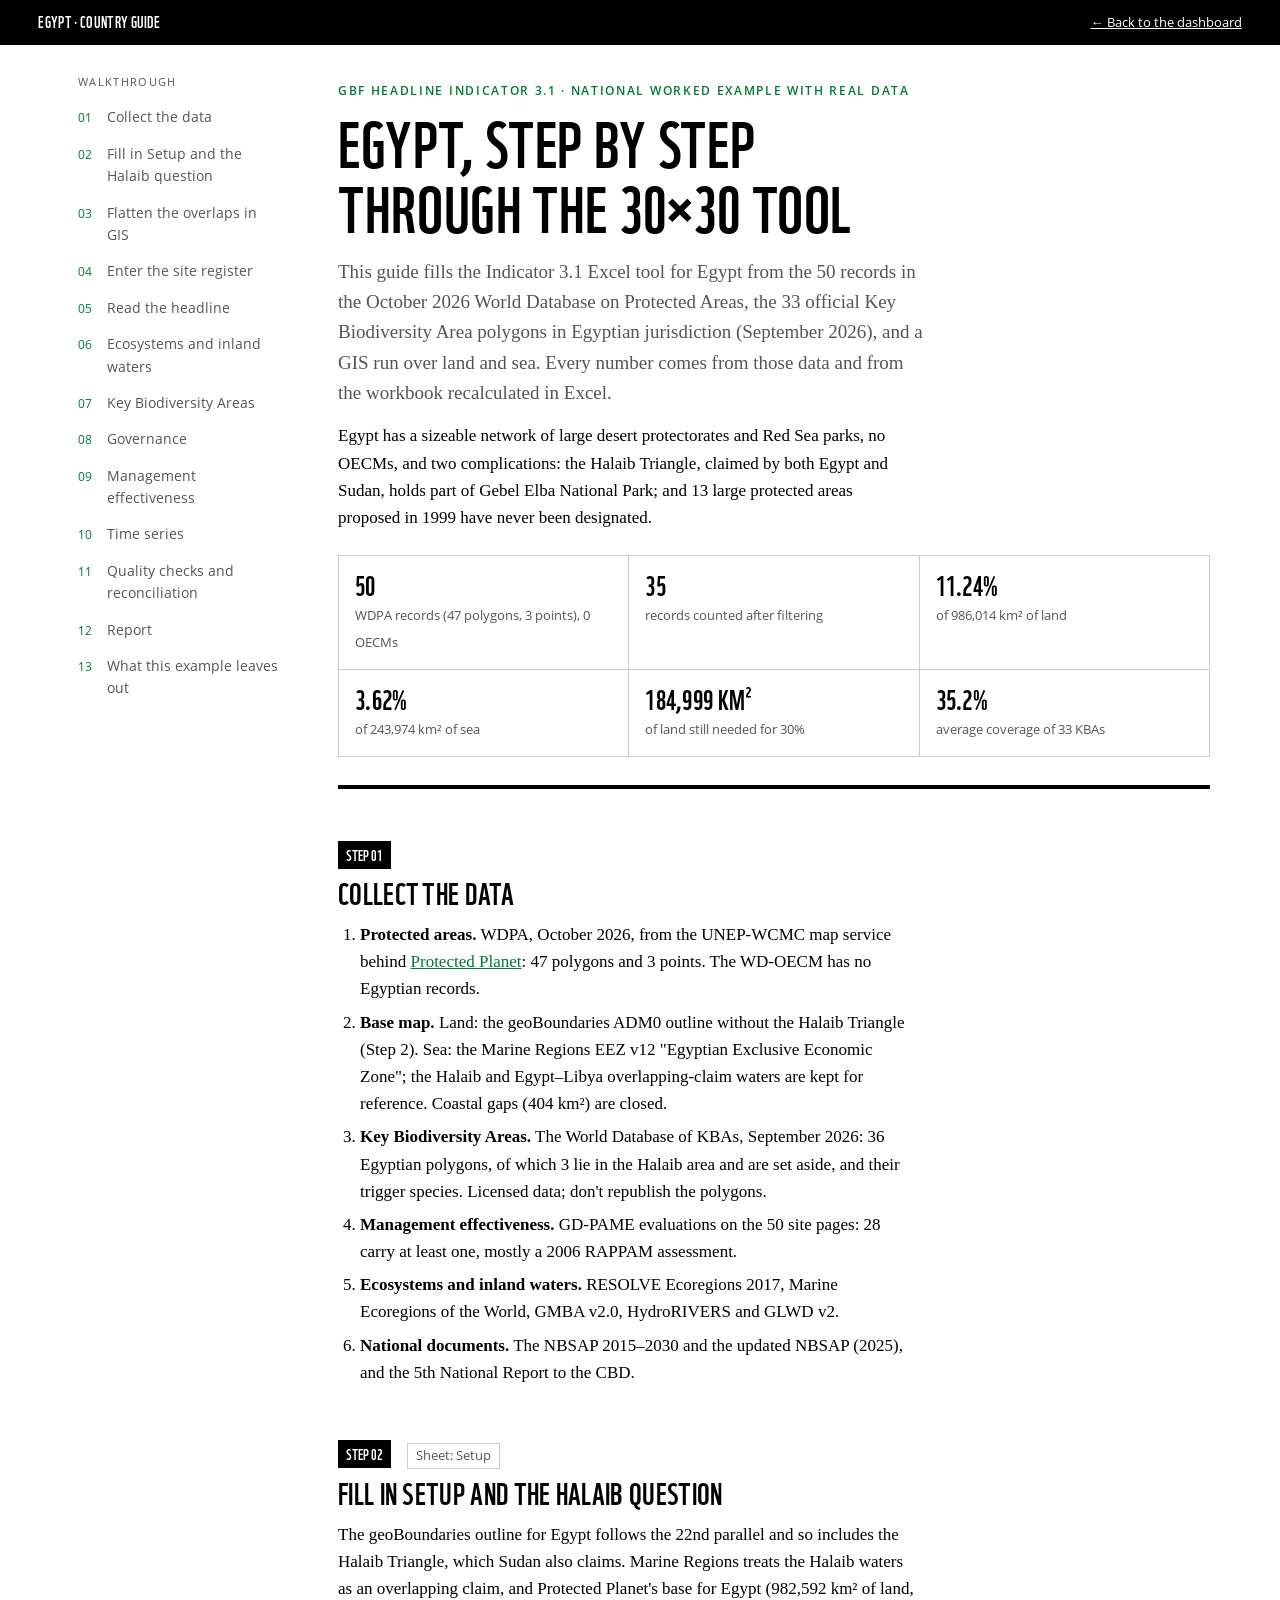
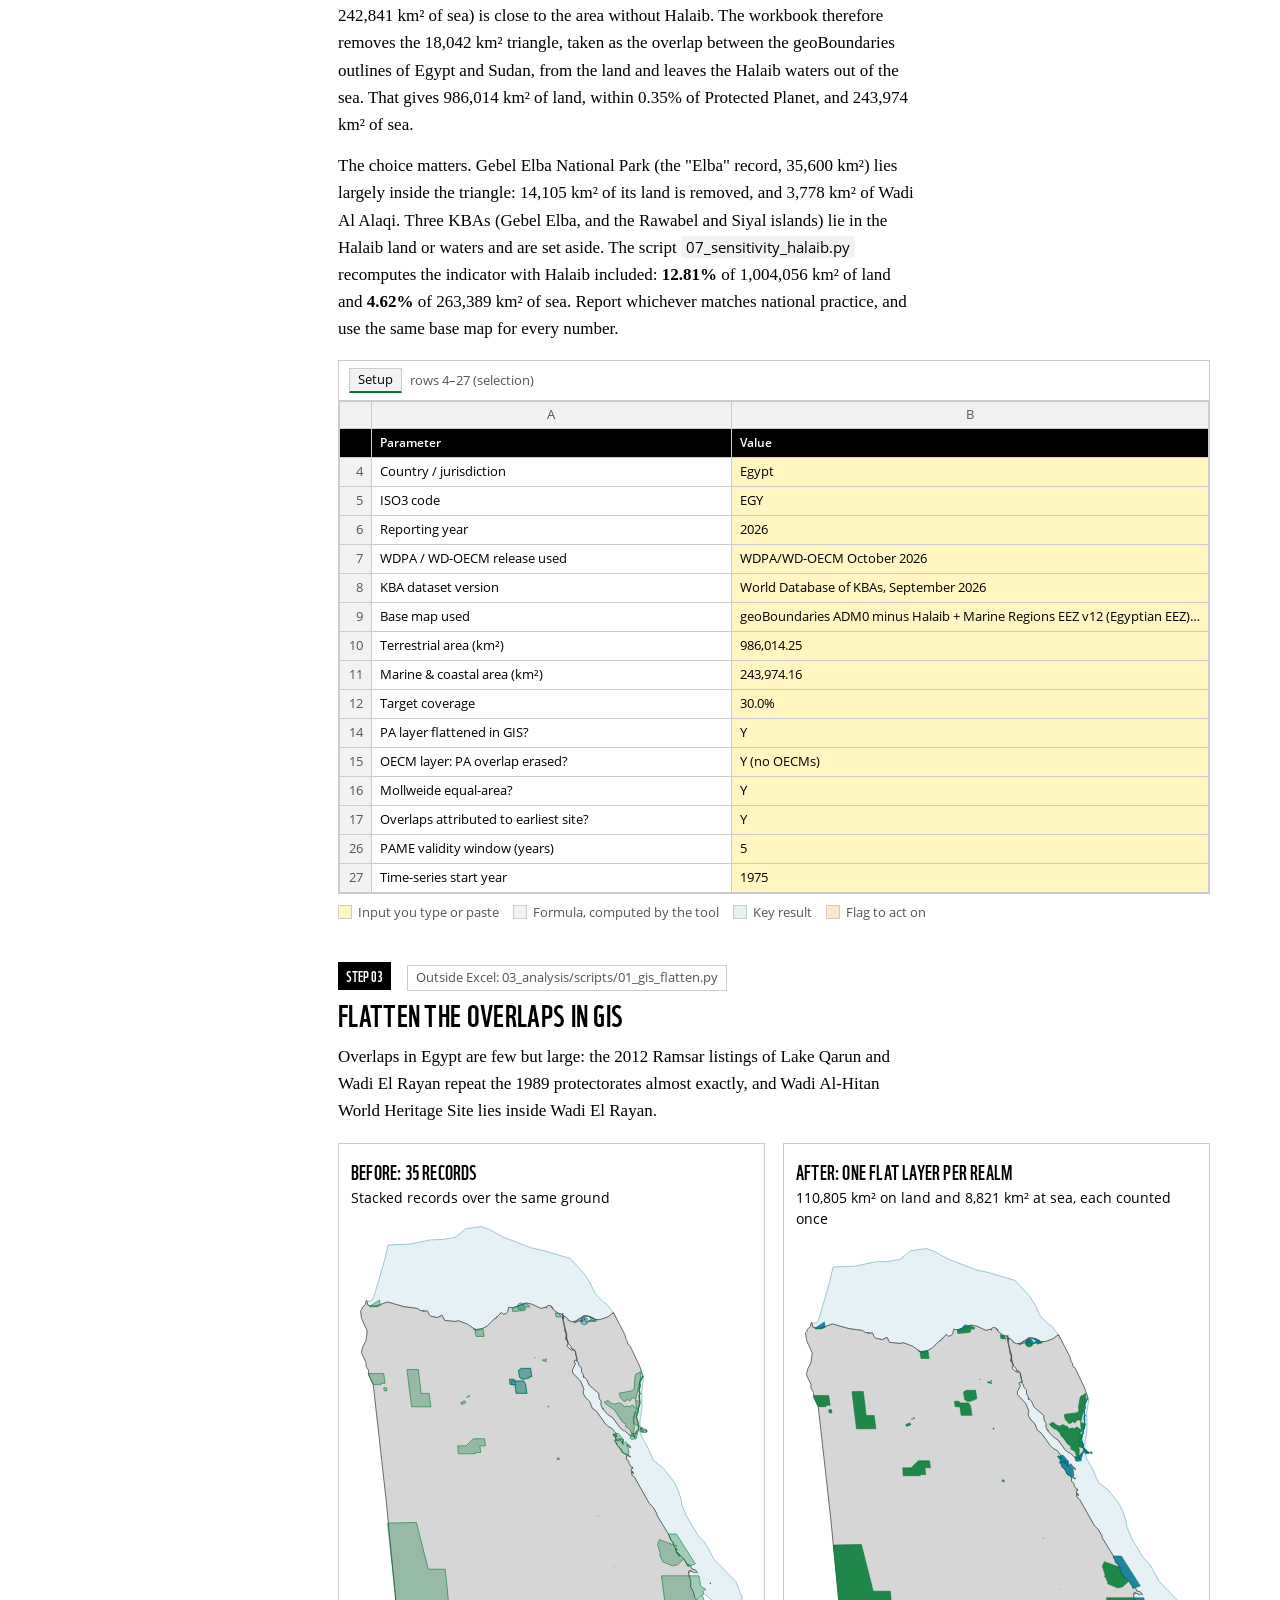
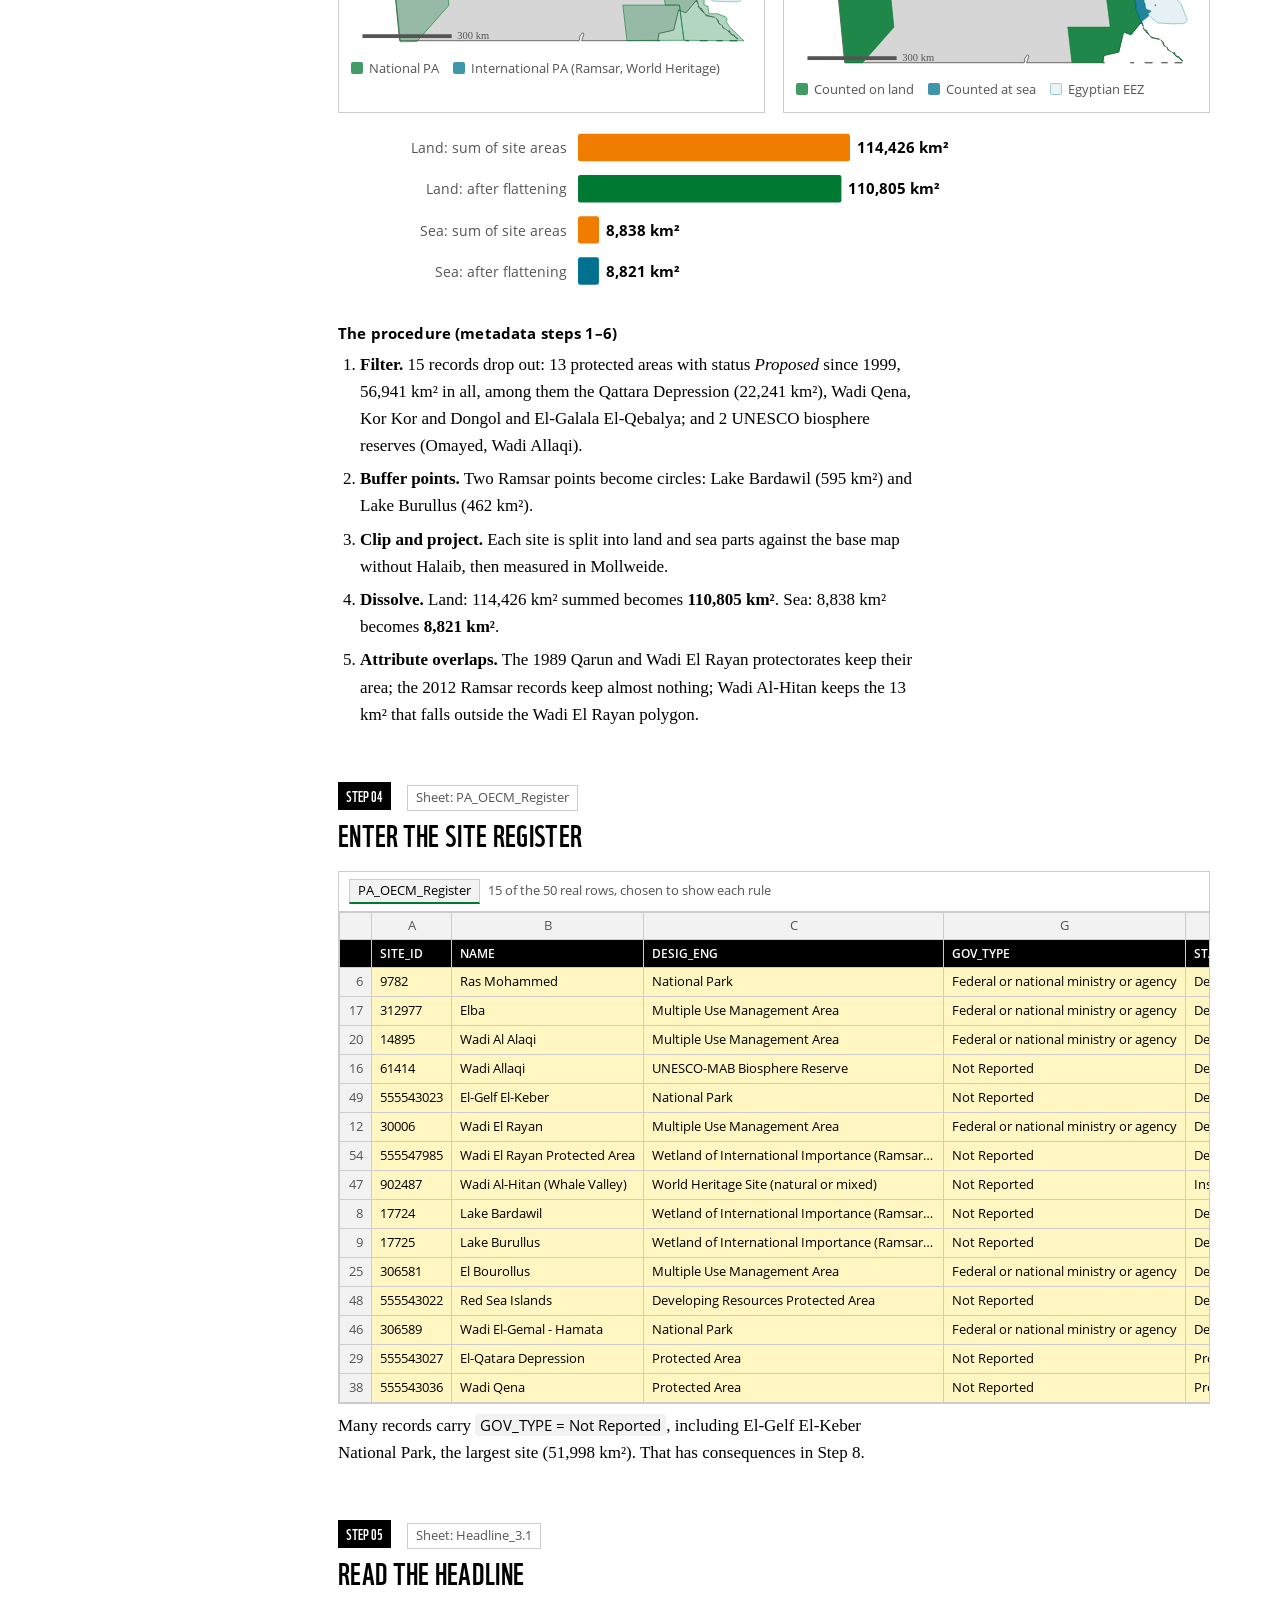
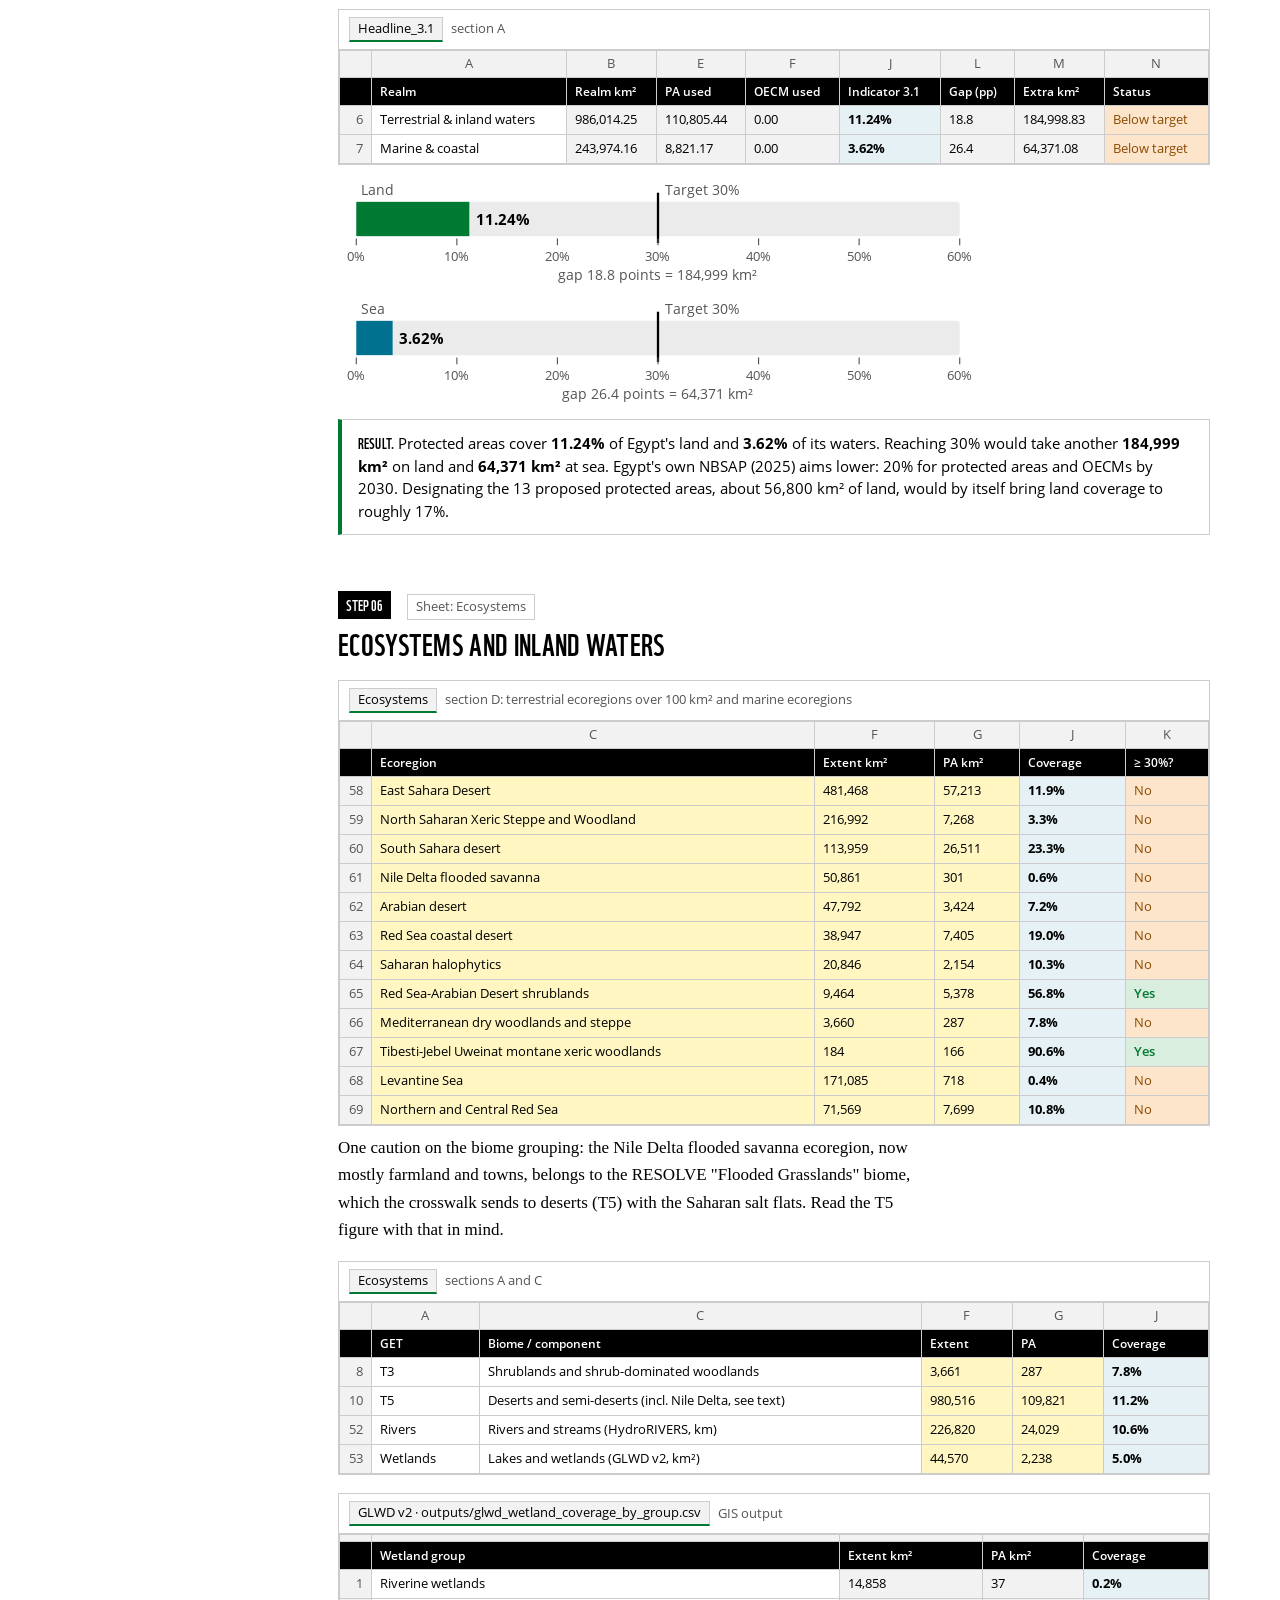
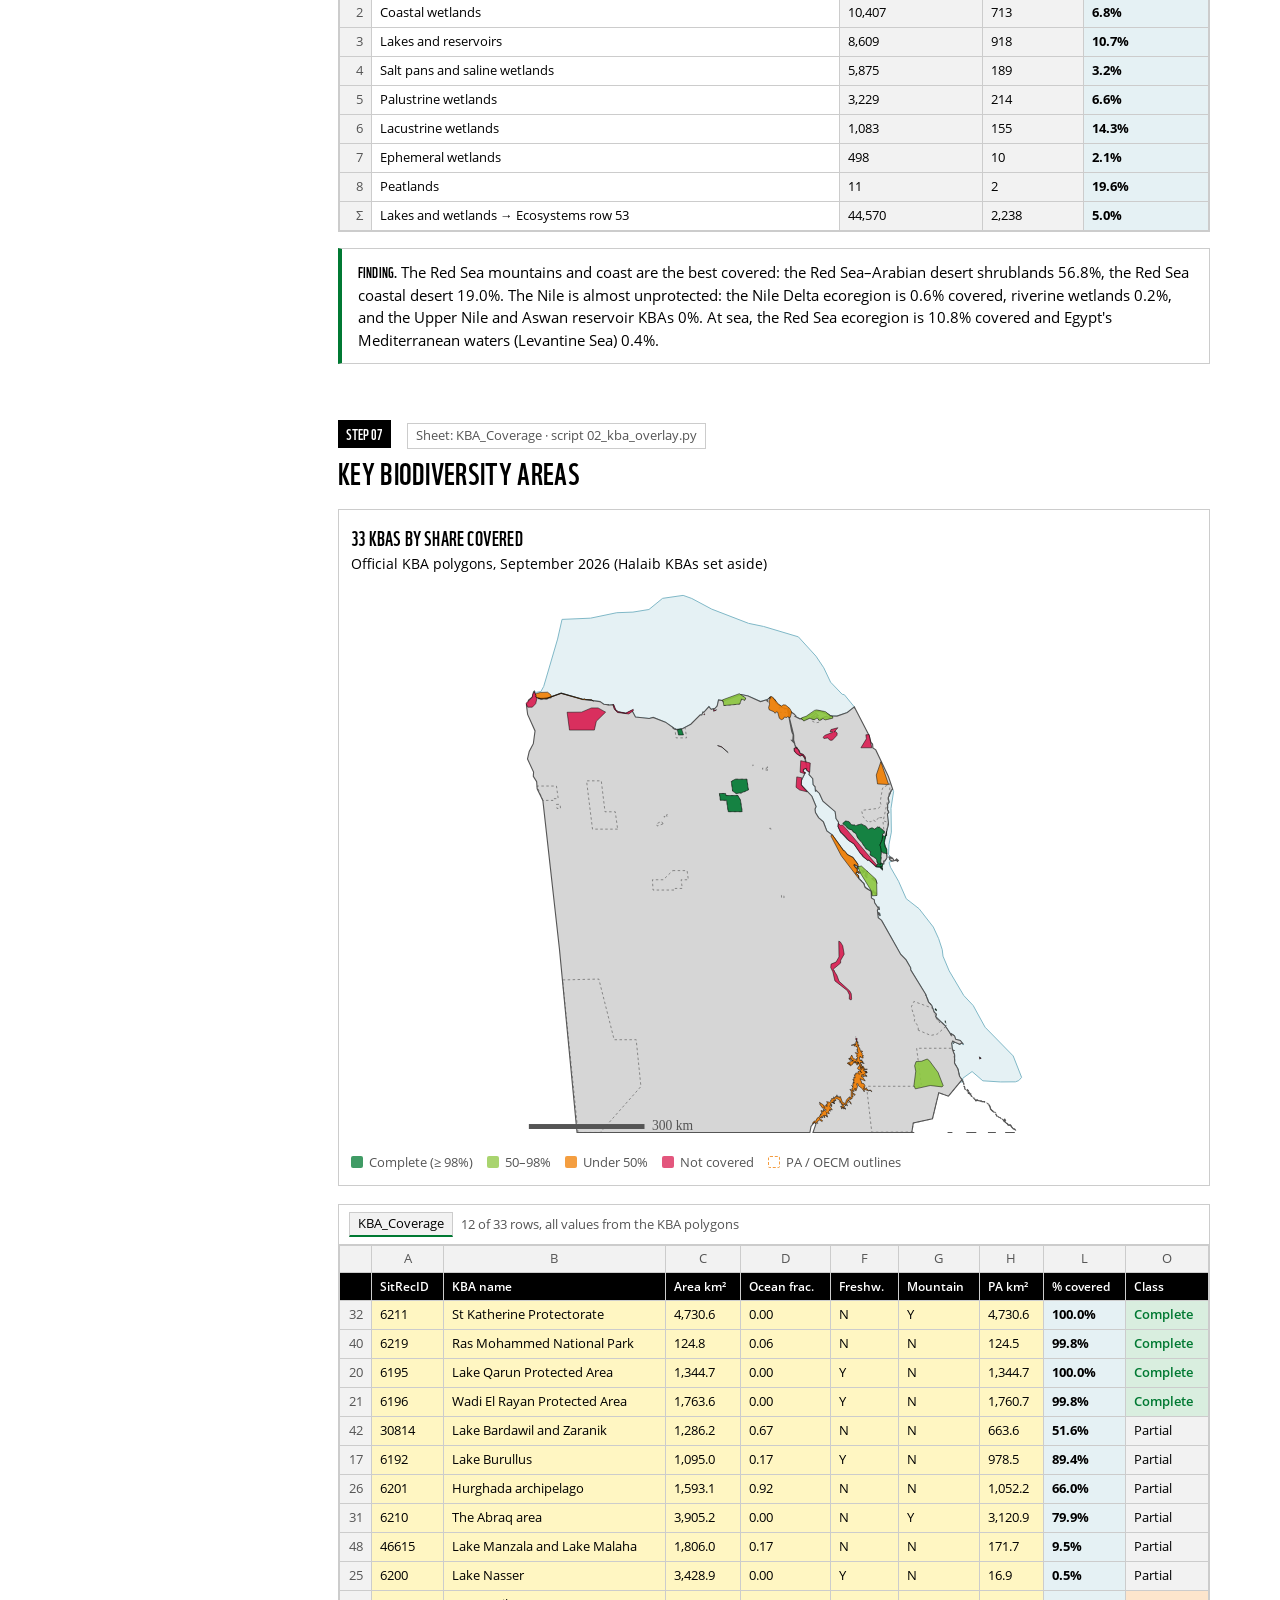
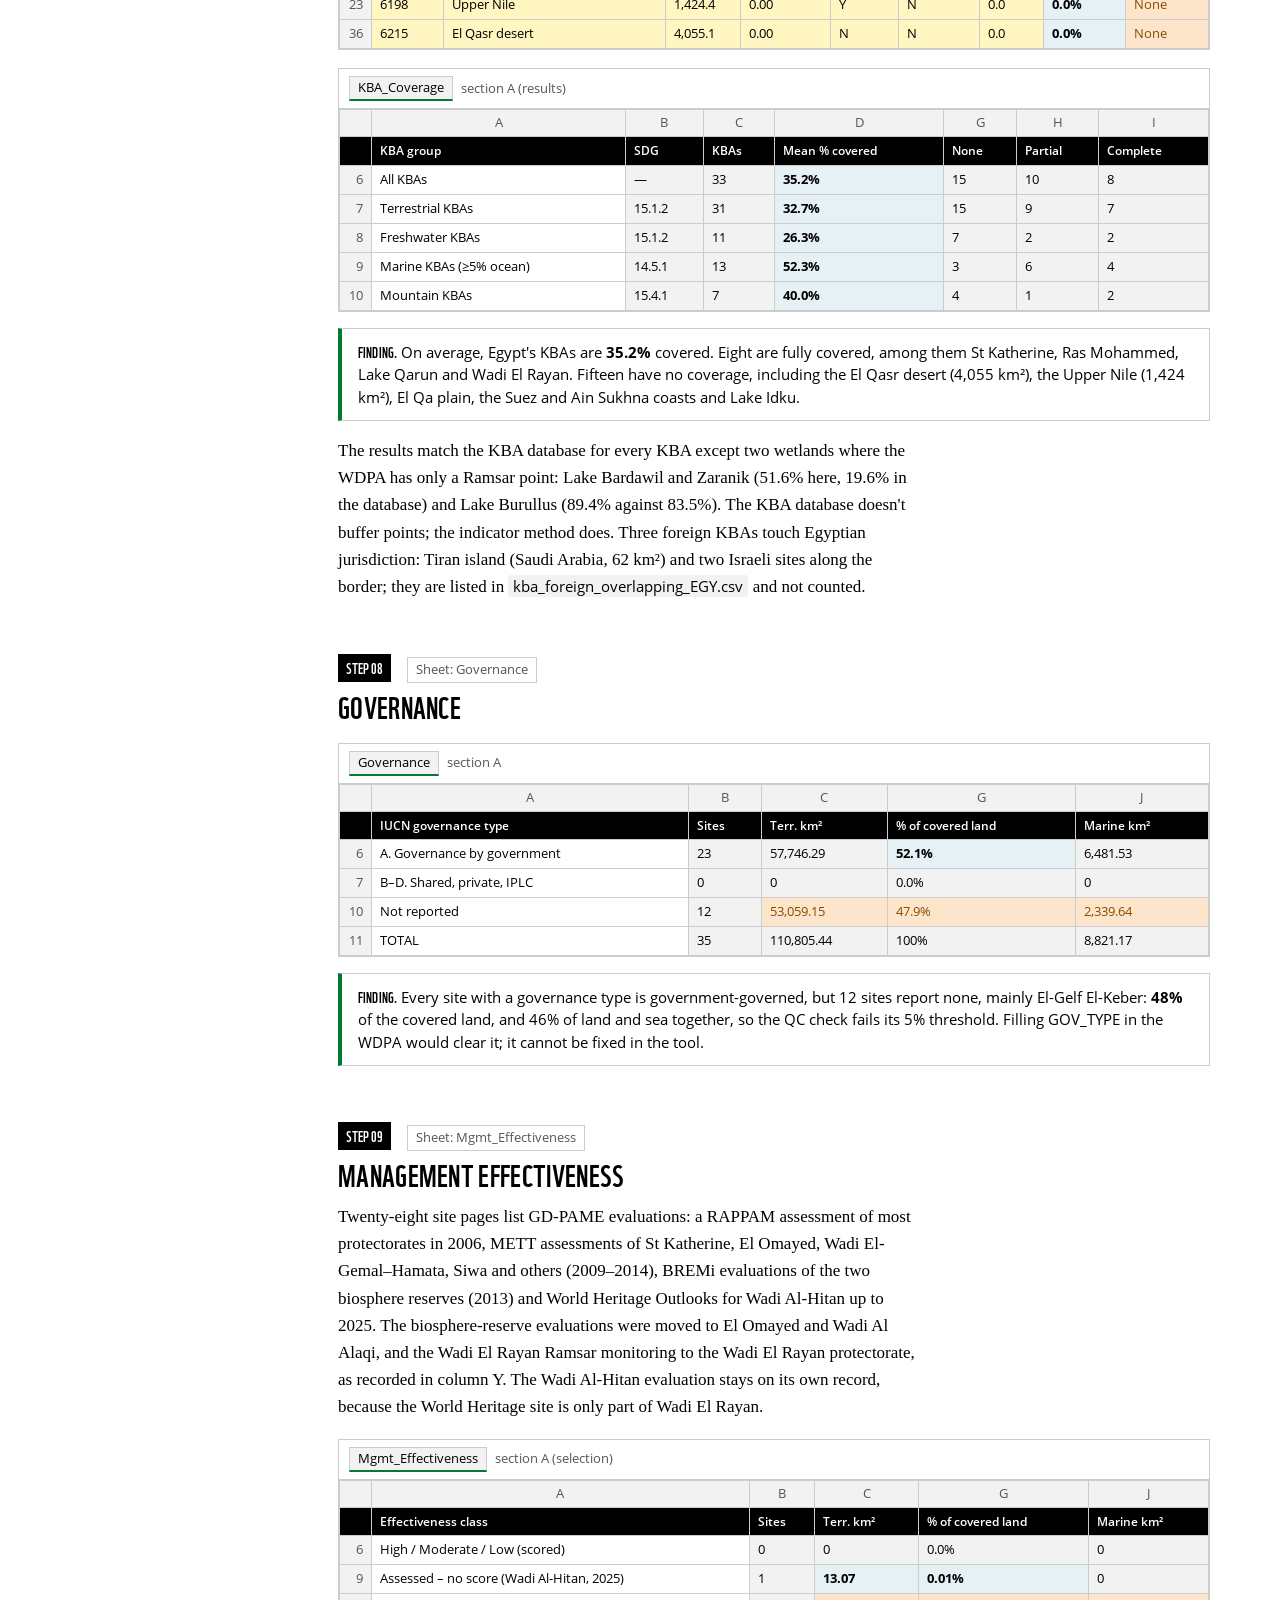
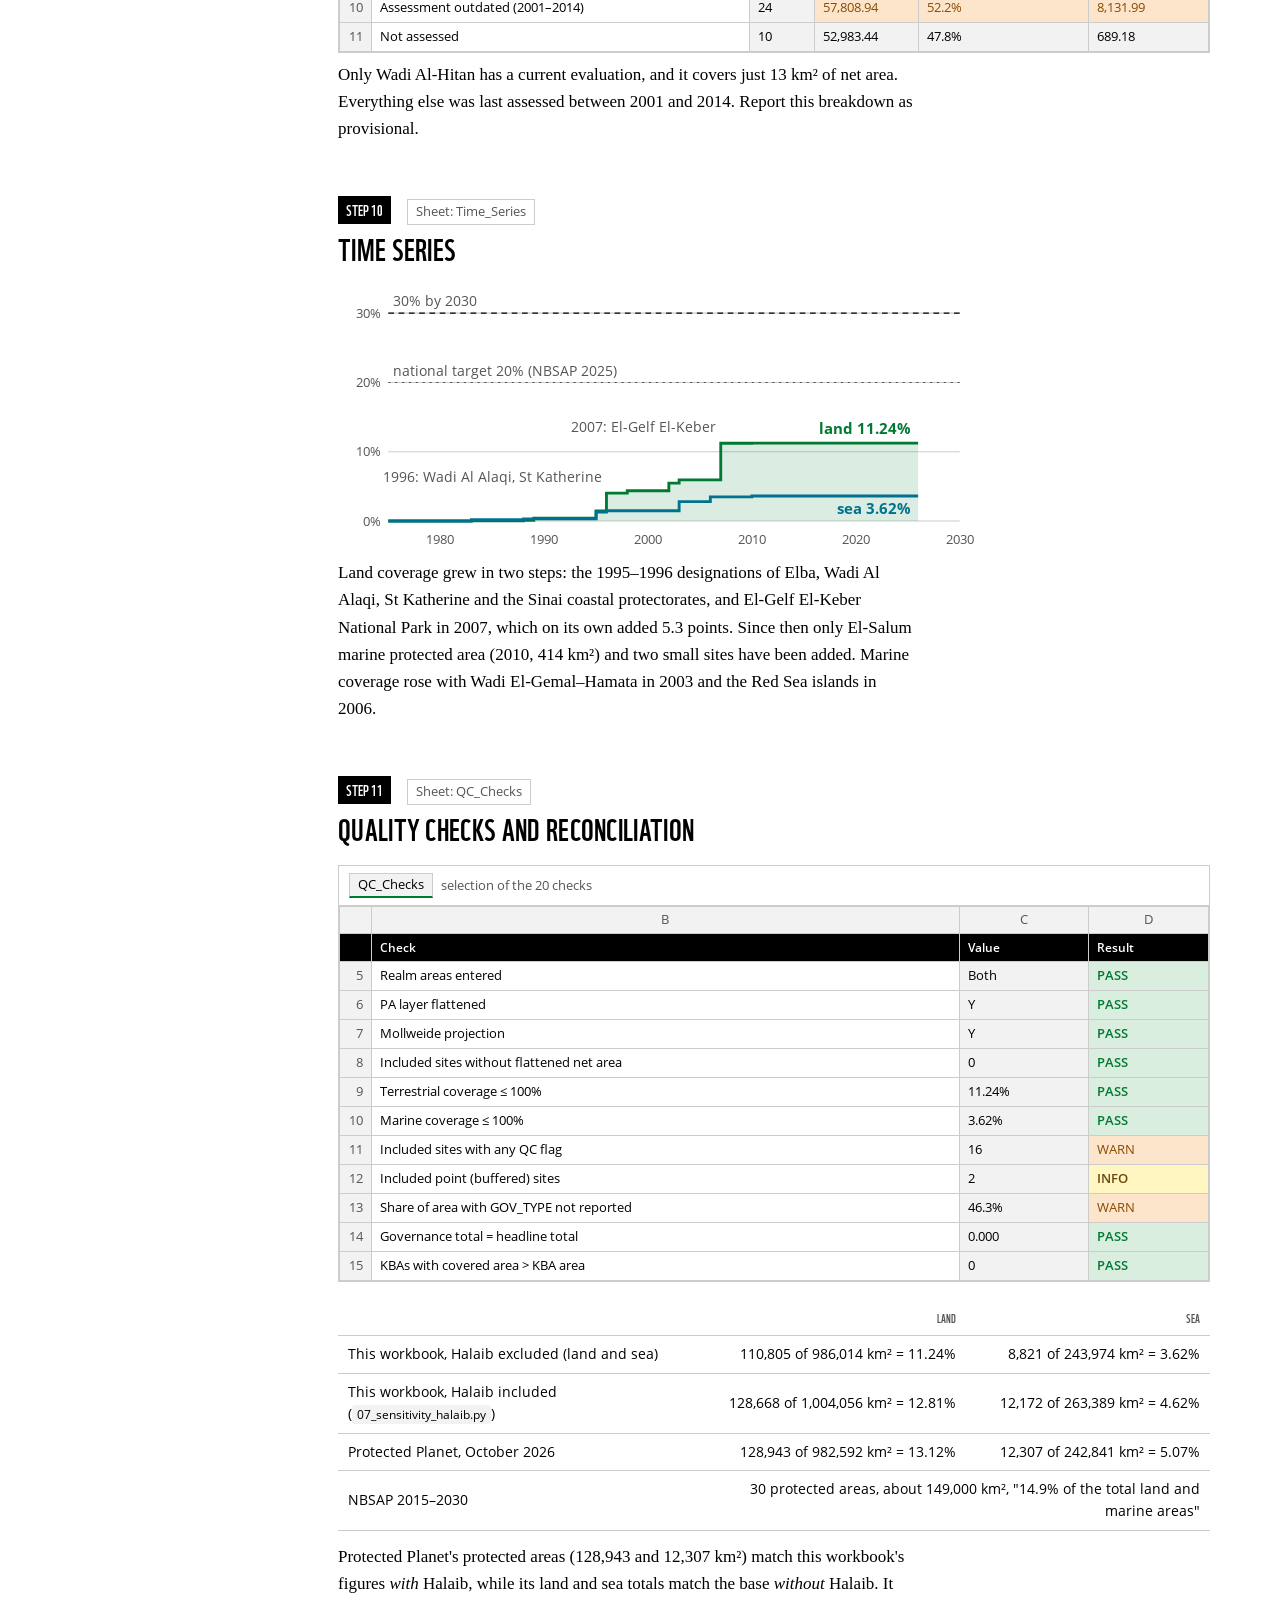
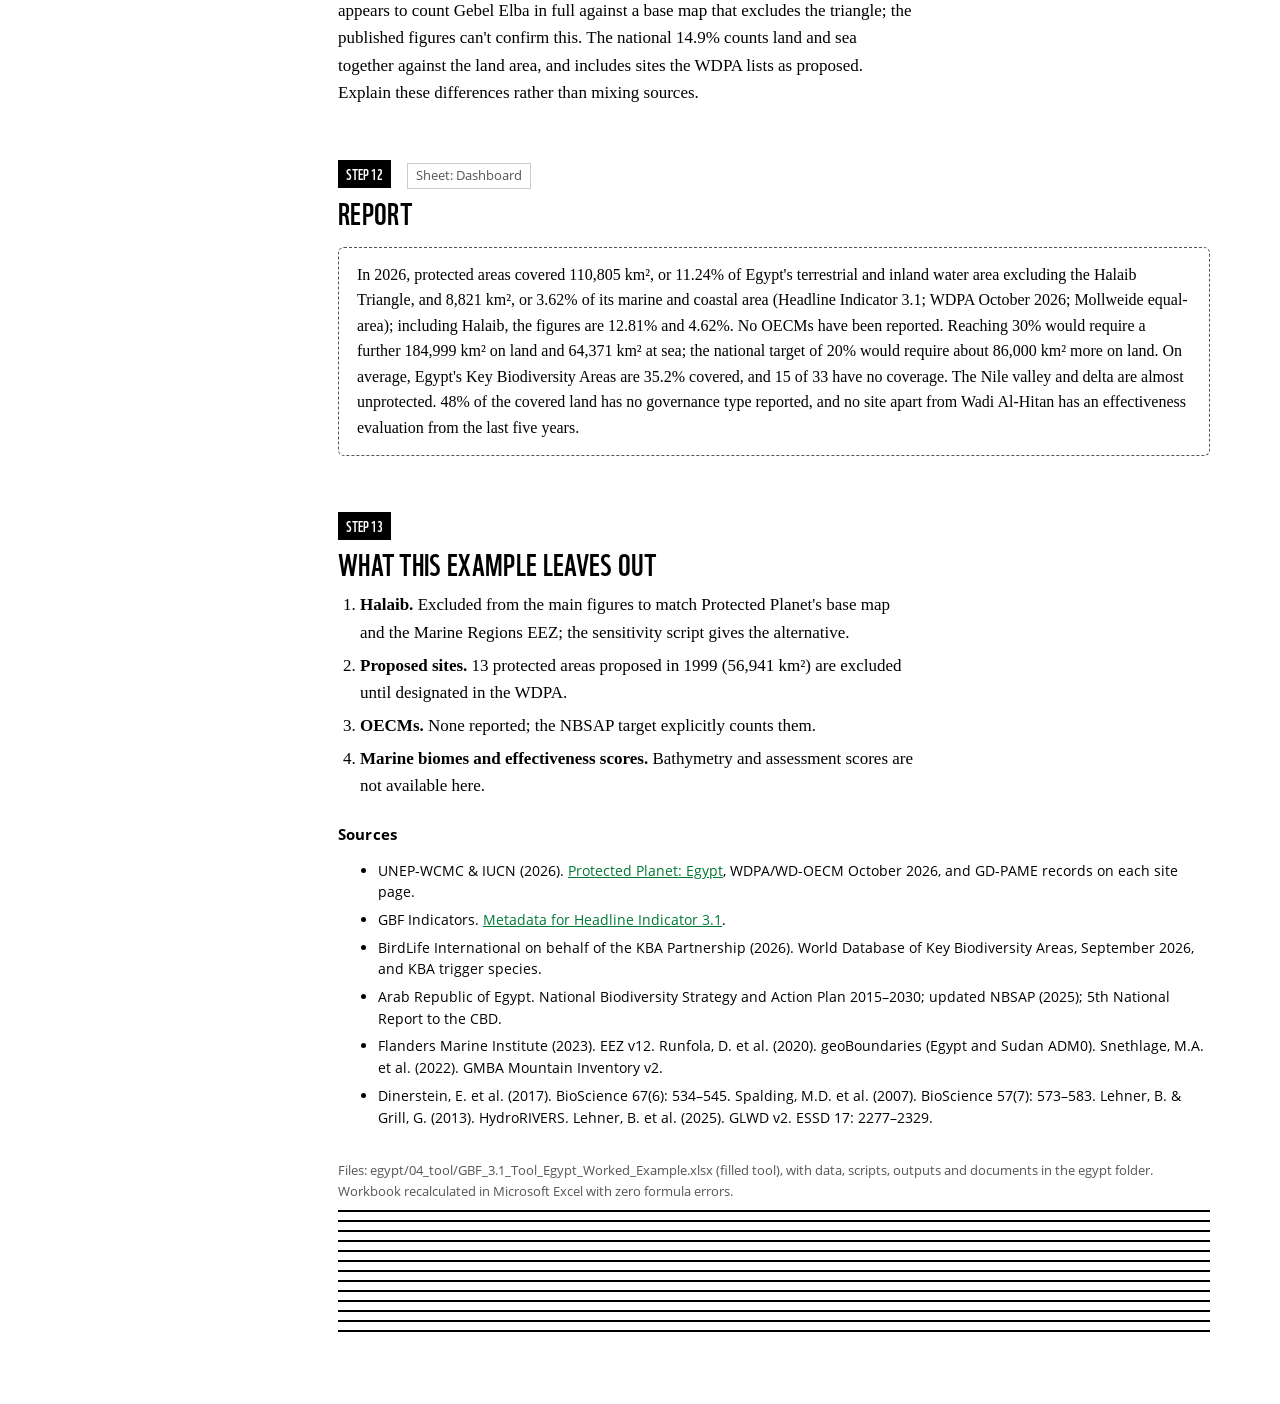
<file: north_africa_dashboard/wwf_site/guides/egypt.html>
<!doctype html>
<html lang="en" data-theme="light">
<head>
<meta charset="utf-8">
<meta name="viewport" content="width=device-width, initial-scale=1">
<title>Egypt Indicator 3.1 Walkthrough</title>
<style>/* Layout: a field-manual column with a sticky step index on wide screens; each step pairs prose with a facsimile of the sheet it fills. */
:root{
  --bg:#f3f5f4; --surface:#ffffff; --ink:#1a2726; --ink-2:#55686a; --line:#d3dcda; --land:#e7ece9; --sea:#e3eef6; --sea-line:#b8cfe0; --oecm:#c08a2b; --kmid:#c9a93a; --kzero:#b23b3b;
  --accent:#2d6a4f; --gap:#d98c3f; --track:#e2e8e6;
  --nat:#2d6a4f; --intl:#2f5f8f; --reg:#b5852b;
  --in-bg:#fff2cc; --in-fg:#0b3bd6; --calc-bg:#f0f2f1; --key-bg:#dcebf7; --warn-bg:#fde2cf; --warn-fg:#8a3b05; --pass-bg:#d5efdc; --pass-fg:#1d5e33; --info-bg:#fdf1c7; --info-fg:#6b5300;
  --f-display:"Archivo", "Helvetica Neue", Arial, sans-serif; --f-body:"Source Serif 4", Georgia, serif; --f-data:"IBM Plex Mono", ui-monospace, Menlo, monospace; --f-ui:"Archivo", Arial, sans-serif;
}
@media (prefers-color-scheme: dark){:root:not([data-theme="light"]){
  --bg:#111a19; --surface:#182322; --ink:#e2ebe8; --ink-2:#9fb3b0; --line:#2b3a38; --land:#1f2c2a; --sea:#16222c; --sea-line:#2e4555; --oecm:#e0b45a; --kmid:#e0c45e; --kzero:#e06a6a;
  --accent:#6cc092; --gap:#e6a35e; --track:#24312f; --nat:#6cc092; --intl:#7fb0e0; --reg:#e0b45a;
  --in-bg:#3f3816; --in-fg:#a9c4ff; --calc-bg:#1f2b2a; --key-bg:#1c3348; --warn-bg:#4a2a14; --warn-fg:#ffc59a; --pass-bg:#173a25; --pass-fg:#9fe0b4; --info-bg:#3d3412; --info-fg:#f2d77a; color-scheme:dark}}
:root[data-theme="dark"]{
  --bg:#111a19; --surface:#182322; --ink:#e2ebe8; --ink-2:#9fb3b0; --line:#2b3a38; --land:#1f2c2a; --sea:#16222c; --sea-line:#2e4555; --oecm:#e0b45a; --kmid:#e0c45e; --kzero:#e06a6a;
  --accent:#6cc092; --gap:#e6a35e; --track:#24312f; --nat:#6cc092; --intl:#7fb0e0; --reg:#e0b45a;
  --in-bg:#3f3816; --in-fg:#a9c4ff; --calc-bg:#1f2b2a; --key-bg:#1c3348; --warn-bg:#4a2a14; --warn-fg:#ffc59a; --pass-bg:#173a25; --pass-fg:#9fe0b4; --info-bg:#3d3412; --info-fg:#f2d77a; color-scheme:dark}
*{box-sizing:border-box}
body{background:var(--bg);color:var(--ink);font-family:var(--f-body);font-size:17px;line-height:1.6;margin:0}
.wrap{max-width:1180px;margin:0 auto;padding-inline:20px;padding-block:28px 72px;display:grid;grid-template-columns:220px minmax(0,1fr);gap:48px}
nav.index{position:sticky;top:calc(env(safe-area-inset-top,0px) + 20px);align-self:start;font-family:var(--f-ui);font-size:14px}
nav.index ol{list-style:none;margin:0;padding:0;display:grid;gap:2px;counter-reset:s}
nav.index a{display:flex;gap:10px;padding:6px 8px;border-radius:4px;color:var(--ink-2);text-decoration:none}
nav.index a:hover,nav.index a:focus-visible{background:var(--surface);color:var(--ink);outline:none}
nav.index a span{font-family:var(--f-data);font-size:12px;color:var(--accent);min-width:1.6em;padding-top:2px}
nav.index .lbl{font-size:11px;letter-spacing:.12em;text-transform:uppercase;color:var(--ink-2);margin:0 0 10px 8px}
main{min-width:0}
header.hero{padding-block:8px 28px;border-bottom:1px solid var(--line);margin-bottom:12px}
.eyebrow{font-family:var(--f-ui);font-size:12px;letter-spacing:.14em;text-transform:uppercase;color:var(--accent);font-weight:600}
h1{font-family:var(--f-display);font-weight:800;font-stretch:88%;font-size:clamp(34px,5.4vw,56px);line-height:1.02;margin:10px 0 16px;text-wrap:balance;letter-spacing:-.01em}
h2{font-family:var(--f-display);font-weight:750;font-stretch:90%;font-size:clamp(24px,3vw,31px);line-height:1.15;margin:0 0 10px;text-wrap:balance}
h3{font-family:var(--f-ui);font-size:15px;font-weight:700;margin:22px 0 6px;letter-spacing:.01em}
p{margin:0 0 14px;max-width:68ch}
.lede{font-size:19px;color:var(--ink-2);max-width:62ch}
.facts{display:grid;grid-template-columns:repeat(4,minmax(0,1fr));gap:1px;background:var(--line);border:1px solid var(--line);border-radius:6px;overflow:hidden;margin-top:24px}
.facts div{background:var(--surface);padding:14px 16px}
.facts b{display:block;font-family:var(--f-display);font-stretch:90%;font-size:28px;line-height:1.1;font-variant-numeric:tabular-nums}
.facts small{font-family:var(--f-ui);font-size:12.5px;color:var(--ink-2)}
section.step{padding-block:40px 8px;border-bottom:1px solid var(--line);scroll-margin-top:16px}
.stephead{display:flex;gap:16px;align-items:baseline;flex-wrap:wrap;margin-bottom:6px}
.num{font-family:var(--f-data);font-size:13px;color:var(--surface);background:var(--accent);padding:2px 8px;border-radius:3px}
.chip{font-family:var(--f-data);font-size:12.5px;border:1px solid var(--line);background:var(--surface);padding:2px 8px;border-radius:3px;color:var(--ink-2)}
.sheet{margin:18px 0 8px;border:1px solid var(--line);border-radius:6px;background:var(--surface);overflow:hidden}
.sheet figcaption{font-family:var(--f-ui);font-size:12.5px;color:var(--ink-2);padding:7px 10px;border-bottom:1px solid var(--line);display:flex;gap:8px;align-items:center}
.tab{font-family:var(--f-data);background:var(--calc-bg);border:1px solid var(--line);border-bottom:2px solid var(--accent);padding:1px 8px;color:var(--ink)}
.scroll{overflow-x:auto}
table.grid{border-collapse:collapse;font-family:var(--f-data);font-size:12.5px;font-variant-numeric:tabular-nums;width:max-content;min-width:100%}
.grid th{background:var(--calc-bg);color:var(--ink-2);font-weight:500;padding:3px 8px;border:1px solid var(--line);text-align:center}
.grid td{padding:4px 8px;border:1px solid var(--line);white-space:nowrap;max-width:300px;overflow:hidden;text-overflow:ellipsis}
.grid tr.hdr td{background:var(--ink);color:var(--surface);font-family:var(--f-ui);font-weight:600;font-size:12px}
.grid td.rn{background:var(--calc-bg);color:var(--ink-2);text-align:right;width:32px}
.grid td.in{background:var(--in-bg);color:var(--in-fg)}
.grid td.calc{background:var(--calc-bg)}
.grid td.key{background:var(--key-bg);font-weight:700}
.grid td.warn{background:var(--warn-bg);color:var(--warn-fg)}
.grid td.pass{background:var(--pass-bg);color:var(--pass-fg);font-weight:600}
.grid td.info{background:var(--info-bg);color:var(--info-fg);font-weight:600}
.grid td.lab{background:var(--surface)}
.cellkey{display:flex;flex-wrap:wrap;gap:14px;font-family:var(--f-ui);font-size:13px;color:var(--ink-2);margin:6px 0 0}
.cellkey i{display:inline-block;width:14px;height:14px;border:1px solid var(--line);vertical-align:-2px;margin-right:6px}
.maps{display:grid;grid-template-columns:repeat(2,minmax(0,1fr));gap:18px;margin:18px 0 6px}
.maps figure{margin:0;background:var(--surface);border:1px solid var(--line);border-radius:6px;padding:12px}
.maps figcaption{font-family:var(--f-ui);font-size:13.5px;margin-bottom:8px}
.maps figcaption b{font-family:var(--f-display);font-size:20px;font-stretch:90%;display:block}
.maps svg{width:100%;height:auto;display:block}
.legend{list-style:none;padding:0;margin:8px 0 0;display:flex;flex-wrap:wrap;gap:14px;font-family:var(--f-ui);font-size:13px;color:var(--ink-2)}
.legend i{display:inline-block;width:12px;height:12px;border-radius:2px;margin-right:6px;vertical-align:-1px;opacity:.75}
svg.chart{width:100%;max-width:640px;height:auto;display:block;margin:14px 0 4px;font-family:var(--f-ui);font-size:11.5px;fill:var(--ink-2)}
svg.chart .lab{fill:var(--ink-2);font-size:12px}
svg.chart .val{fill:var(--ink);font-weight:700;font-size:13px}
.result{display:flex;gap:14px;align-items:flex-start;background:var(--surface);border:1px solid var(--line);border-left:4px solid var(--accent);border-radius:4px;padding:12px 16px;margin:16px 0;font-family:var(--f-ui);font-size:15px;line-height:1.5}
.result strong{font-family:var(--f-display);font-stretch:90%}
.pitfall{background:var(--warn-bg);color:var(--ink);border-radius:6px;padding:14px 18px;margin:18px 0}
.pitfall h3{margin-top:0;color:var(--warn-fg)}
.pitfall p:last-child{margin-bottom:0}
ol.do{margin:6px 0 14px;padding-left:22px;max-width:68ch}
ol.do li{margin-bottom:6px}
code{font-family:var(--f-data);font-size:.86em;background:var(--calc-bg);padding:1px 5px;border-radius:3px}
.recon{border-collapse:collapse;font-family:var(--f-ui);font-size:14px;font-variant-numeric:tabular-nums;margin:12px 0;min-width:100%}
.recon th,.recon td{border-bottom:1px solid var(--line);padding:7px 10px;text-align:right}
.recon th:first-child,.recon td:first-child{text-align:left}
.recon thead th{font-size:12px;letter-spacing:.06em;text-transform:uppercase;color:var(--ink-2)}
blockquote.draft{margin:16px 0;padding:14px 18px;background:var(--surface);border:1px dashed var(--ink-2);border-radius:6px;font-size:16px}
.sources{font-family:var(--f-ui);font-size:14px;line-height:1.55}
.sources li{margin-bottom:6px}
a{color:var(--accent)}
a:focus-visible{outline:2px solid var(--accent);outline-offset:2px}
footer{font-family:var(--f-ui);font-size:13px;color:var(--ink-2);margin-top:32px}
@media (max-width:900px){.wrap{grid-template-columns:minmax(0,1fr);gap:16px}nav.index{position:static}nav.index ol{grid-template-columns:repeat(2,minmax(0,1fr))}.facts{grid-template-columns:repeat(2,minmax(0,1fr))}}
@media (max-width:560px){body{font-size:16px}.wrap{padding-inline:16px}.maps{grid-template-columns:minmax(0,1fr)}nav.index ol{grid-template-columns:minmax(0,1fr)}}
@media (prefers-reduced-motion:reduce){*{scroll-behavior:auto!important}}
html{scroll-behavior:smooth}

.maps.one{grid-template-columns:minmax(0,1fr)}
.maps.one svg{max-width:520px;margin:0 auto}
.facts.six{grid-template-columns:repeat(3,minmax(0,1fr))}
@media (max-width:900px){.facts.six{grid-template-columns:repeat(2,minmax(0,1fr))}}
</style>
<style>
/* WWF graphic chart applied to the country guide */
@font-face{font-family:"WWF";src:url(../fonts/WWF.otf) format("opentype");font-display:swap}
@font-face{font-family:"Open Sans";src:url(../fonts/OpenSans-Regular.ttf) format("truetype");font-weight:400;font-display:swap}
@font-face{font-family:"Open Sans";src:url(../fonts/OpenSans-SemiBold.ttf) format("truetype");font-weight:600;font-display:swap}
@font-face{font-family:"Open Sans";src:url(../fonts/OpenSans-Bold.ttf) format("truetype");font-weight:700;font-display:swap}
:root,:root[data-theme="light"],:root[data-theme="dark"]{
  color-scheme:light!important;
  --bg:#ffffff!important; --surface:#ffffff!important; --ink:#000000!important; --ink-2:#555555!important; --line:#cccccc!important; --land:#d6d6d6!important;
  --accent:#007932!important; --gap:#f07d00!important; --track:#ebebeb!important; --nat:#007932!important; --intl:#00728f!important; --reg:#009191!important;
  --oecm:#f07d00!important; --sea:#e5f1f4!important; --sea-line:#7fb8c7!important; --kmid:#8cc63f!important; --kzero:#da1d52!important;
  --in-bg:#fff6c2!important; --in-fg:#000000!important; --calc-bg:#f2f2f2!important; --key-bg:#e5f1f4!important; --warn-bg:#fde5cc!important; --warn-fg:#8a4a00!important;
  --pass-bg:#d9eedf!important; --pass-fg:#007932!important; --info-bg:#fff6c2!important; --info-fg:#6b4a10!important;
  --f-display:"WWF","Arial Narrow",Arial,sans-serif!important; --f-body:Georgia,"Times New Roman",serif!important; --f-data:"Open Sans",Arial,sans-serif!important; --f-ui:"Open Sans",Arial,sans-serif!important;
}
body{background:#ffffff!important;color:#000000!important}
h1,h2,.facts b,.maps figcaption b,.result strong,.recon thead th{font-family:"WWF","Arial Narrow",Arial,sans-serif!important;text-transform:uppercase;font-weight:400!important;letter-spacing:.01em}
h1{font-size:clamp(2.4rem,6vw,4rem)!important}
.num{background:#000000!important;color:#ffffff!important;border-radius:0!important;font-family:"WWF",Arial,sans-serif!important;font-size:15px!important}
.chip,.sheet,.maps figure,.facts,.result,.pitfall,.tab{border-radius:0!important}
.result{border-left-color:#007932!important}
.pitfall{border-left:8px solid #da1d52!important}
.grid tr.hdr td{background:#000000!important;color:#ffffff!important}
header.hero{border-bottom:4px solid #000000!important}
section.step{border-bottom:2px solid #000000!important}
.wwf-back{position:sticky;top:0;z-index:10;display:flex;justify-content:space-between;align-items:center;gap:1rem;background:#000000;color:#ffffff;padding:.6rem max(16px,3vw);font-family:"Open Sans",Arial,sans-serif;font-size:13px}
.wwf-back a{color:#ffffff}
.wwf-back b{font-family:"WWF",Arial,sans-serif;font-weight:400;text-transform:uppercase;font-size:16px;letter-spacing:.02em}
</style>
</head>
<body>
<div class="wwf-back"><b>Egypt · country guide</b><a href="../index.html#methodology" target="_top">← Back to the dashboard</a></div>





<div class="wrap">
<nav class="index" aria-label="Steps"><p class="lbl">Walkthrough</p><ol><li><a href="#data"><span>01</span>Collect the data</a></li><li><a href="#setup"><span>02</span>Fill in Setup and the Halaib question</a></li><li><a href="#gis"><span>03</span>Flatten the overlaps in GIS</a></li><li><a href="#register"><span>04</span>Enter the site register</a></li><li><a href="#headline"><span>05</span>Read the headline</a></li><li><a href="#eco"><span>06</span>Ecosystems and inland waters</a></li><li><a href="#kba"><span>07</span>Key Biodiversity Areas</a></li><li><a href="#gov"><span>08</span>Governance</a></li><li><a href="#pame"><span>09</span>Management effectiveness</a></li><li><a href="#ts"><span>10</span>Time series</a></li><li><a href="#qc"><span>11</span>Quality checks and reconciliation</a></li><li><a href="#report"><span>12</span>Report</a></li><li><a href="#gaps"><span>13</span>What this example leaves out</a></li></ol></nav>
<main>
<header class="hero">
<div class="eyebrow">GBF Headline Indicator 3.1 · National worked example with real data</div>
<h1>Egypt, step by step through the 30×30 tool</h1>
<p class="lede">This guide fills the Indicator 3.1 Excel tool for Egypt from the 50 records in the October 2026 World Database on Protected Areas, the 33 official Key Biodiversity Area polygons in Egyptian jurisdiction (September 2026), and a GIS run over land and sea. Every number comes from those data and from the workbook recalculated in Excel.</p>
<p>Egypt has a sizeable network of large desert protectorates and Red Sea parks, no OECMs, and two complications: the Halaib Triangle, claimed by both Egypt and Sudan, holds part of Gebel Elba National Park; and 13 large protected areas proposed in 1999 have never been designated.</p>
<div class="facts six">
<div><b>50</b><small>WDPA records (47 polygons, 3 points), 0 OECMs</small></div>
<div><b>35</b><small>records counted after filtering</small></div>
<div><b>11.24%</b><small>of 986,014 km² of land</small></div>
<div><b>3.62%</b><small>of 243,974 km² of sea</small></div>
<div><b>184,999 km²</b><small>of land still needed for 30%</small></div>
<div><b>35.2%</b><small>average coverage of 33 KBAs</small></div>
</div>
</header>

<section class="step" id="data"><div class="stephead"><span class="num">STEP 01</span></div><h2>Collect the data</h2>
<ol class="do">
<li><b>Protected areas.</b> WDPA, October 2026, from the UNEP-WCMC map service behind <a href="https://www.protectedplanet.net/country/EGY">Protected Planet</a>: 47 polygons and 3 points. The WD-OECM has no Egyptian records.</li>
<li><b>Base map.</b> Land: the geoBoundaries ADM0 outline without the Halaib Triangle (Step 2). Sea: the Marine Regions EEZ v12 "Egyptian Exclusive Economic Zone"; the Halaib and Egypt–Libya overlapping-claim waters are kept for reference. Coastal gaps (404 km²) are closed.</li>
<li><b>Key Biodiversity Areas.</b> The World Database of KBAs, September 2026: 36 Egyptian polygons, of which 3 lie in the Halaib area and are set aside, and their trigger species. Licensed data; don't republish the polygons.</li>
<li><b>Management effectiveness.</b> GD-PAME evaluations on the 50 site pages: 28 carry at least one, mostly a 2006 RAPPAM assessment.</li>
<li><b>Ecosystems and inland waters.</b> RESOLVE Ecoregions 2017, Marine Ecoregions of the World, GMBA v2.0, HydroRIVERS and GLWD v2.</li>
<li><b>National documents.</b> The NBSAP 2015–2030 and the updated NBSAP (2025), and the 5th National Report to the CBD.</li>
</ol>

<section class="step" id="setup"><div class="stephead"><span class="num">STEP 02</span><span class="chip">Sheet: Setup</span></div><h2>Fill in Setup and the Halaib question</h2>
<p>The geoBoundaries outline for Egypt follows the 22nd parallel and so includes the Halaib Triangle, which Sudan also claims. Marine Regions treats the Halaib waters as an overlapping claim, and Protected Planet's base for Egypt (982,592 km² of land, 242,841 km² of sea) is close to the area without Halaib. The workbook therefore removes the 18,042 km² triangle, taken as the overlap between the geoBoundaries outlines of Egypt and Sudan, from the land and leaves the Halaib waters out of the sea. That gives 986,014 km² of land, within 0.35% of Protected Planet, and 243,974 km² of sea.</p>
<p>The choice matters. Gebel Elba National Park (the "Elba" record, 35,600 km²) lies largely inside the triangle: 14,105 km² of its land is removed, and 3,778 km² of Wadi Al Alaqi. Three KBAs (Gebel Elba, and the Rawabel and Siyal islands) lie in the Halaib land or waters and are set aside. The script <code>07_sensitivity_halaib.py</code> recomputes the indicator with Halaib included: <b>12.81%</b> of 1,004,056 km² of land and <b>4.62%</b> of 263,389 km² of sea. Report whichever matches national practice, and use the same base map for every number.</p>
<figure class="sheet"><figcaption><span class="tab">Setup</span> rows 4–27 (selection)</figcaption><div class="scroll"><table class="grid"><thead><tr><th class="rn"></th><th>A</th><th>B</th></tr><tr class="hdr"><td class="rn"></td><td>Parameter</td><td>Value</td></tr></thead><tbody><tr><td class="rn">4</td><td class="lab">Country / jurisdiction</td><td class="in">Egypt</td></tr><tr><td class="rn">5</td><td class="lab">ISO3 code</td><td class="in">EGY</td></tr><tr><td class="rn">6</td><td class="lab">Reporting year</td><td class="in">2026</td></tr><tr><td class="rn">7</td><td class="lab">WDPA / WD-OECM release used</td><td class="in">WDPA/WD-OECM October 2026</td></tr><tr><td class="rn">8</td><td class="lab">KBA dataset version</td><td class="in">World Database of KBAs, September 2026</td></tr><tr><td class="rn">9</td><td class="lab">Base map used</td><td class="in">geoBoundaries ADM0 minus Halaib + Marine Regions EEZ v12 (Egyptian EEZ), Mollweide</td></tr><tr><td class="rn">10</td><td class="lab">Terrestrial area (km²)</td><td class="in">986,014.25</td></tr><tr><td class="rn">11</td><td class="lab">Marine &amp; coastal area (km²)</td><td class="in">243,974.16</td></tr><tr><td class="rn">12</td><td class="lab">Target coverage</td><td class="in">30.0%</td></tr><tr><td class="rn">14</td><td class="lab">PA layer flattened in GIS?</td><td class="in">Y</td></tr><tr><td class="rn">15</td><td class="lab">OECM layer: PA overlap erased?</td><td class="in">Y  (no OECMs)</td></tr><tr><td class="rn">16</td><td class="lab">Mollweide equal-area?</td><td class="in">Y</td></tr><tr><td class="rn">17</td><td class="lab">Overlaps attributed to earliest site?</td><td class="in">Y</td></tr><tr><td class="rn">26</td><td class="lab">PAME validity window (years)</td><td class="in">5</td></tr><tr><td class="rn">27</td><td class="lab">Time-series start year</td><td class="in">1975</td></tr></tbody></table></div></figure>
<div class="cellkey"><span><i style="background:var(--in-bg)"></i>Input you type or paste</span><span><i style="background:var(--calc-bg)"></i>Formula, computed by the tool</span><span><i style="background:var(--key-bg)"></i>Key result</span><span><i style="background:var(--warn-bg)"></i>Flag to act on</span></div>

<section class="step" id="gis"><div class="stephead"><span class="num">STEP 03</span><span class="chip">Outside Excel: 03_analysis/scripts/01_gis_flatten.py</span></div><h2>Flatten the overlaps in GIS</h2>
<p>Overlaps in Egypt are few but large: the 2012 Ramsar listings of Lake Qarun and Wadi El Rayan repeat the 1989 protectorates almost exactly, and Wadi Al-Hitan World Heritage Site lies inside Wadi El Rayan.</p>
<div class="maps">
<figure><figcaption><b>Before: 35 records</b>Stacked records over the same ground</figcaption><svg viewBox="0 0 420 453" role="img" aria-label="Protected-area records in Egypt"><path d="M243.9,59.1 L250.2,68.5 L255.7,80.1 L265.1,89.9 L266.8,90.2 L274.9,100.1 L269.2,104.6 L260.9,107.5 L256.0,107.4 L254.3,106.3 L252.4,105.2 L248.8,104.0 L254.9,106.7 L254.9,109.0 L252.2,107.8 L246.7,110.3 L244.4,107.8 L244.8,106.6 L245.9,107.4 L243.9,105.2 L240.5,108.2 L242.5,108.6 L243.4,107.4 L242.3,110.0 L240.9,109.7 L241.4,108.7 L240.2,108.3 L234.1,110.8 L232.9,109.9 L235.0,109.3 L236.2,108.8 L239.5,106.9 L239.3,106.4 L235.1,109.2 L230.9,109.7 L227.0,107.7 L227.6,107.3 L226.2,105.8 L222.9,103.6 L222.3,108.4 L225.9,122.8 L225.9,126.9 L227.5,132.2 L230.4,135.4 L230.7,136.2 L230.6,136.6 L231.1,137.8 L233.6,138.5 L235.0,140.5 L236.8,149.2 L236.8,150.2 L236.2,150.9 L238.7,153.0 L238.3,154.7 L241.3,158.0 L241.6,162.8 L243.2,164.6 L243.5,168.4 L243.8,167.2 L246.7,170.0 L249.5,176.2 L259.4,184.7 L260.1,190.3 L262.1,193.2 L261.8,196.8 L263.7,201.0 L264.0,200.0 L264.2,201.5 L269.3,207.1 L274.5,210.6 L281.7,220.7 L285.6,223.9 L286.5,223.7 L292.5,229.2 L295.3,229.3 L297.5,231.5 L297.4,230.0 L295.8,229.1 L297.3,229.1 L297.4,226.7 L298.7,226.9 L298.7,224.6 L299.7,224.5 L301.2,221.9 L300.7,215.0 L298.7,209.6 L302.5,194.6 L301.6,186.6 L302.7,185.3 L301.7,183.0 L301.8,178.8 L302.9,177.1 L302.3,173.3 L304.7,167.5 L305.9,166.7 L306.6,168.3 L304.5,182.0 L304.8,201.2 L302.9,211.0 L302.5,219.2 L303.9,220.9 L303.0,221.3 L303.5,223.4 L305.2,224.6 L302.9,225.7 L304.1,229.6 L310.6,240.9 L316.8,255.0 L327.2,263.1 L338.7,277.9 L343.0,287.3 L345.9,296.2 L346.5,301.4 L351.5,313.3 L363.3,333.2 L370.9,341.3 L380.5,358.8 L403.2,382.0 L410.0,399.3 L407.7,401.9 L405.0,402.9 L393.0,403.0 L378.7,402.1 L370.0,394.6 L362.4,400.1 L362.6,403.0 L360.2,403.0 L361.9,401.2 L359.9,398.5 L358.6,392.6 L355.8,387.7 L355.9,381.1 L354.7,378.3 L355.4,377.6 L354.2,377.3 L353.5,371.8 L354.4,370.0 L355.9,370.8 L354.8,371.4 L354.6,372.0 L355.9,370.8 L360.0,372.6 L361.7,371.5 L363.0,373.2 L363.0,372.6 L360.5,369.5 L356.8,368.6 L355.8,365.8 L353.3,364.0 L353.2,365.2 L348.1,357.4 L340.6,350.2 L341.2,348.2 L339.4,346.6 L337.4,341.2 L334.8,338.4 L332.5,332.2 L320.4,312.4 L320.4,310.8 L316.7,304.4 L312.4,300.0 L296.9,272.5 L294.2,270.4 L293.5,264.4 L294.0,263.2 L295.1,263.5 L294.7,261.8 L293.9,262.2 L291.3,258.4 L291.0,255.9 L288.7,254.3 L288.5,249.0 L283.6,245.8 L282.6,242.8 L278.6,238.8 L278.2,236.5 L276.1,234.5 L276.8,233.2 L278.9,234.3 L277.0,232.2 L277.2,230.1 L276.2,230.5 L274.5,227.4 L277.6,229.2 L277.5,227.0 L273.7,221.7 L269.3,219.4 L266.0,216.0 L257.0,203.4 L252.7,200.3 L249.9,193.0 L246.0,189.5 L243.5,185.5 L243.1,182.7 L244.0,180.6 L240.5,172.1 L232.0,163.2 L232.0,159.8 L235.2,153.3 L233.6,152.2 L233.8,150.5 L236.0,149.7 L236.3,150.6 L236.7,149.1 L234.8,141.2 L233.4,139.3 L231.5,138.6 L231.9,139.4 L230.8,139.5 L226.5,135.7 L226.4,133.6 L227.6,133.2 L226.4,129.4 L224.9,128.1 L224.1,126.9 L225.2,126.8 L225.5,122.6 L224.7,121.0 L224.2,119.5 L221.0,102.6 L221.2,102.5 L221.4,101.9 L221.4,102.0 L221.7,101.6 L221.9,100.9 L221.2,101.9 L217.1,100.8 L211.7,97.0 L209.6,93.6 L211.4,95.7 L211.2,94.9 L209.1,93.0 L206.5,92.7 L204.5,94.2 L204.8,95.5 L204.2,94.3 L199.1,95.8 L189.1,91.2 L183.6,90.1 L169.8,95.2 L165.2,94.5 L164.1,99.3 L162.4,101.2 L159.3,102.0 L158.1,101.6 L157.9,99.8 L157.4,99.9 L153.3,104.5 L152.6,104.2 L151.7,106.6 L150.4,106.5 L142.8,114.1 L136.0,117.7 L131.1,118.4 L128.7,117.6 L128.4,117.3 L128.4,117.1 L129.0,117.5 L129.3,117.3 L122.3,112.4 L112.4,108.6 L109.2,109.4 L98.1,108.3 L95.3,102.9 L90.5,105.4 L83.8,104.0 L81.8,102.3 L80.0,98.3 L75.5,98.8 L76.7,98.4 L72.5,97.9 L69.5,95.8 L55.4,93.9 L38.2,89.0 L27.1,93.0 L21.0,93.4 L17.7,92.2 L16.3,87.5 L17.9,88.3 L21.7,87.7 L24.0,83.5 L35.2,45.3 L38.8,29.4 L61.8,28.4 L83.0,24.0 L96.1,23.5 L109.0,21.4 L120.0,12.4 L136.6,10.0 L143.6,12.5 L159.7,21.1 L189.5,32.6 L201.6,35.1 L229.7,43.5 L243.9,59.1Z M222.7,104.4 L222.5,103.7 L222.5,104.6 L222.7,104.4Z M225.5,122.0 L225.6,123.3 L225.8,123.3 L225.8,122.8 L225.5,122.0Z M225.6,123.3 L225.5,125.7 L225.3,126.6 L225.6,123.3Z M225.8,126.7 L225.5,128.2 L226.5,129.4 L225.8,126.7Z M226.6,129.4 L226.9,130.6 L227.0,130.5 L226.6,129.4Z M227.1,131.1 L227.4,131.9 L226.9,130.6 L227.1,131.1Z M130.6,117.7 L129.6,117.8 L130.4,118.1 L130.6,117.7Z M222.3,104.8 L221.7,101.8 L221.6,104.7 L222.3,104.8Z M222.3,104.9 L221.6,104.8 L222.1,107.7 L222.3,104.9Z M225.3,121.8 L224.2,119.0 L224.7,120.9 L225.3,121.8Z M277.9,229.7 L278.7,229.9 L278.2,229.2 L277.9,229.7Z M284.5,233.1 L284.6,233.6 L284.9,233.0 L284.5,233.1Z M285.0,235.2 L285.4,234.6 L284.6,233.7 L284.4,234.1 L285.0,235.2Z M283.8,235.5 L283.5,236.5 L284.7,237.1 L284.3,237.5 L284.9,238.1 L285.1,238.1 L285.3,236.8 L283.8,235.5Z M281.3,234.9 L281.1,234.4 L280.9,234.4 L281.3,234.9Z M289.2,238.3 L290.9,240.0 L292.8,241.7 L291.9,239.6 L289.2,238.3Z M290.1,248.3 L290.1,249.7 L292.1,251.5 L290.1,248.3Z M292.3,251.2 L292.6,250.8 L292.2,250.3 L292.3,251.2Z M289.3,250.4 L289.7,250.1 L289.4,250.0 L289.3,250.4Z M295.7,268.7 L295.4,266.9 L294.6,266.3 L294.5,267.1 L295.7,268.7Z M341.0,345.0 L340.4,344.1 L340.1,344.0 L341.0,345.0Z M376.1,383.5 L377.0,383.8 L376.1,383.1 L376.1,383.5Z M239.5,106.7 L244.2,103.6 L248.5,104.2 L248.7,103.9 L243.9,103.6 L239.5,106.7Z M280.2,234.2 L279.8,233.1 L279.7,233.0 L279.7,233.5 L280.2,234.2Z M282.6,233.3 L282.5,232.2 L282.1,234.2 L282.6,233.3Z M281.6,232.9 L280.7,231.8 L281.6,233.0 L281.6,232.9Z" fill="var(--sea)" stroke="var(--sea-line)" stroke-width="0.8"/><path d="M354.1,443.8 L354.1,443.8 L350.2,443.8 L354.1,443.8Z M343.7,443.8 L343.7,443.8 L343.7,443.8 L343.7,443.8Z M364.1,408.6 L364.1,408.5 L364.2,408.6 L364.1,408.6Z M364.1,408.5 L364.1,408.5 L364.1,408.5 L364.1,408.5Z M364.1,408.5 L364.1,408.5 L364.2,408.5 L364.1,408.5Z M364.1,408.5 L364.1,408.5 L364.1,408.4 L364.1,408.5Z M364.1,408.3 L364.1,408.3 L364.1,408.4 L364.1,408.3Z M364.1,408.3 L364.1,408.3 L364.1,408.3 L364.1,408.3Z M364.0,408.3 L364.0,408.3 L364.0,408.3 L364.0,408.3Z M364.0,408.2 L364.0,408.3 L364.0,408.3 L364.0,408.2Z M364.0,408.2 L364.0,408.2 L364.0,408.2 L364.0,408.2Z M364.0,408.2 L364.0,408.2 L364.0,408.2 L364.0,408.2Z M363.9,408.2 L363.9,408.2 L364.0,408.2 L363.9,408.2Z M363.9,407.9 L363.9,408.0 L363.9,407.9 L363.9,407.9 L363.8,407.9 L363.8,407.9 L363.9,407.9Z M363.8,407.9 L363.8,407.9 L363.8,407.9 L363.8,407.9Z M363.8,407.8 L363.8,407.7 L363.8,407.8 L363.8,407.8Z M364.1,407.5 L364.1,407.5 L364.1,407.5 L364.1,407.5Z M363.8,407.5 L363.8,407.5 L363.8,407.5 L363.8,407.5Z M364.1,407.5 L364.1,407.5 L364.1,407.5 L364.1,407.5Z M364.0,407.4 L364.0,407.5 L364.0,407.4 L364.0,407.4Z M363.8,407.4 L363.8,407.4 L363.8,407.4 L363.8,407.4Z M363.9,407.4 L364.0,407.4 L363.8,407.4 L363.9,407.4Z M364.1,407.3 L364.0,407.2 L364.1,407.5 L364.1,407.3Z M364.0,407.1 L364.0,407.1 L364.0,407.1 L364.0,407.1Z M363.9,407.0 L363.9,407.0 L363.9,407.0 L363.9,407.0Z M363.8,406.8 L363.8,406.8 L363.8,406.8 L363.8,406.8 L363.8,406.8Z M363.8,406.7 L363.7,406.7 L363.8,406.8 L363.8,406.7Z M363.6,406.5 L363.6,406.5 L363.6,406.5 L363.6,406.5Z M363.6,406.4 L363.6,406.4 L363.6,406.4 L363.6,406.4Z M363.6,406.3 L363.6,406.3 L363.6,406.4 L363.6,406.3Z M363.6,406.0 L363.6,406.0 L363.6,406.1 L363.6,406.0Z M363.6,405.8 L363.6,405.8 L363.6,405.9 L363.6,405.8Z M363.5,405.7 L363.5,405.7 L363.5,405.7 L363.5,405.7Z M363.5,405.5 L363.5,405.5 L363.5,405.7 L363.5,405.5Z M363.4,405.1 L363.4,405.1 L363.4,405.1 L363.4,405.1Z M363.4,405.1 L363.2,404.4 L363.1,403.8 L363.2,404.0 L363.4,405.1Z M363.1,403.8 L363.1,403.8 L363.1,403.8 L363.1,403.8Z M363.0,403.7 L363.0,403.6 L363.1,403.8 L363.0,403.7Z M363.0,403.6 L363.0,403.6 L363.0,403.6 L363.0,403.6Z M362.9,403.4 L362.4,402.7 L362.2,402.0 L362.4,402.2 L362.9,403.4Z M362.0,401.9 L361.9,401.2 L362.0,401.7 L362.0,401.9Z M341.0,345.0 L340.1,344.0 L340.6,344.3 L341.0,345.0Z M295.7,269.0 L294.4,266.8 L294.6,266.3 L295.4,266.9 L295.7,269.0Z M16.4,87.3 L17.7,92.3 L21.3,93.5 L27.1,93.0 L38.2,89.0 L55.4,93.9 L69.5,95.8 L72.5,97.9 L76.7,98.4 L75.5,98.8 L80.0,98.3 L81.8,102.3 L83.8,104.0 L90.5,105.4 L95.3,102.9 L98.1,108.3 L109.2,109.4 L112.4,108.6 L122.3,112.4 L129.3,117.3 L128.4,117.1 L128.7,117.6 L131.1,118.4 L136.0,117.7 L142.8,114.1 L150.4,106.5 L151.7,106.6 L152.6,104.2 L153.3,104.5 L157.4,99.9 L159.3,102.0 L162.4,101.2 L164.1,99.3 L165.2,94.5 L169.8,95.2 L183.6,90.1 L189.1,91.2 L199.1,95.8 L204.2,94.3 L204.2,95.0 L204.8,95.5 L204.5,94.2 L206.5,92.7 L209.1,93.0 L209.8,93.5 L209.9,93.8 L210.6,94.2 L211.2,94.9 L211.4,95.5 L211.4,95.7 L209.6,93.6 L211.7,97.0 L217.1,100.8 L221.2,101.9 L221.9,100.9 L221.0,102.6 L224.2,119.5 L224.7,121.0 L225.5,122.6 L225.2,126.8 L224.1,126.9 L226.4,129.4 L227.6,133.2 L226.4,133.6 L226.5,135.7 L230.8,139.5 L231.9,139.4 L231.5,138.6 L233.4,139.3 L234.8,141.2 L235.8,146.0 L236.7,149.1 L236.7,150.0 L236.3,150.6 L236.0,149.7 L233.8,150.5 L233.6,152.2 L235.2,153.3 L232.0,159.8 L232.0,163.1 L240.6,172.2 L244.0,180.6 L243.1,182.7 L243.5,185.5 L246.0,189.5 L249.9,193.0 L252.7,200.3 L257.0,203.4 L266.0,216.0 L269.3,219.4 L273.7,221.7 L277.5,227.0 L277.6,229.2 L276.9,228.1 L274.5,227.4 L276.2,230.5 L277.2,230.1 L277.0,232.2 L278.9,234.3 L276.8,233.2 L276.1,234.5 L278.2,236.5 L278.6,238.8 L282.6,242.8 L283.6,245.8 L288.5,249.0 L288.7,254.3 L291.0,255.9 L291.3,258.4 L293.9,262.2 L294.7,261.8 L295.1,263.5 L294.0,263.2 L293.5,264.4 L294.2,270.4 L296.9,272.5 L312.4,300.0 L316.7,304.4 L320.4,310.8 L320.4,312.4 L332.5,332.2 L334.8,338.4 L337.4,341.2 L339.4,346.6 L341.2,348.2 L340.6,350.2 L348.1,357.4 L353.2,365.2 L353.3,364.0 L355.8,365.8 L356.8,368.6 L360.5,369.5 L363.0,372.6 L361.7,371.5 L360.0,372.6 L355.9,370.8 L354.6,372.0 L355.9,370.8 L354.4,370.0 L353.5,371.8 L354.2,377.3 L355.4,377.6 L354.7,378.3 L355.9,381.1 L355.8,387.7 L358.6,392.6 L359.9,398.5 L361.9,401.2 L350.9,414.5 L343.1,411.7 L338.0,432.7 L322.5,436.2 L321.3,443.8 L323.3,443.8 L241.5,443.8 L243.9,436.9 L242.6,435.4 L239.9,438.9 L239.0,443.8 L50.9,443.8 L36.7,295.6 L23.3,175.6 L18.7,166.2 L18.3,160.5 L15.6,156.1 L15.8,152.7 L10.9,142.1 L12.3,136.0 L15.6,129.8 L17.0,119.5 L11.0,106.1 L10.0,98.2 L11.6,96.5 L11.6,94.8 L15.1,91.8 L15.7,88.0 L16.4,87.3Z M292.6,250.8 L292.3,251.2 L292.2,250.3 L292.6,250.8Z M289.3,250.6 L289.4,250.0 L289.7,250.1 L289.3,250.6Z M290.1,248.3 L292.1,251.3 L292.1,251.5 L289.8,249.2 L290.1,248.3Z M289.1,238.9 L290.2,238.4 L291.9,239.6 L292.8,241.7 L289.1,238.9Z M283.9,235.0 L285.0,238.1 L283.5,236.5 L283.9,235.0Z M281.3,234.9 L281.3,234.6 L281.3,234.9 L281.3,234.9Z M285.3,235.4 L284.4,234.2 L284.6,233.7 L285.3,234.3 L285.3,235.4Z M280.2,234.2 L279.7,233.5 L279.7,233.0 L280.2,234.2Z M284.6,233.6 L284.5,233.1 L284.9,233.0 L284.6,233.6Z M282.9,233.1 L282.1,234.2 L282.6,232.1 L282.9,233.1Z M280.7,231.8 L281.6,232.9 L281.6,233.0 L280.7,231.8Z M277.9,229.7 L278.4,229.3 L278.7,230.3 L277.9,229.7Z M309.0,222.9 L310.5,224.2 L309.7,224.9 L308.8,223.5 L308.5,224.2 L307.9,224.1 L309.0,222.9Z M303.0,221.3 L304.7,221.6 L303.3,222.1 L305.9,222.5 L307.1,224.3 L305.2,224.6 L303.5,223.4 L303.0,221.3Z M274.9,100.1 L286.9,123.4 L288.3,128.8 L289.6,130.1 L289.9,133.2 L292.2,134.8 L302.4,156.3 L305.9,166.7 L304.7,167.5 L302.3,173.3 L302.9,177.1 L301.8,178.8 L301.7,183.0 L302.7,185.3 L301.6,186.6 L302.5,194.6 L298.7,209.6 L300.7,215.0 L301.2,221.9 L299.7,224.5 L298.7,224.6 L298.7,226.9 L297.4,226.7 L297.3,229.1 L295.8,229.1 L297.4,230.0 L297.5,231.5 L295.3,229.3 L292.5,229.2 L286.5,223.7 L285.6,223.9 L281.7,220.7 L274.5,210.6 L269.3,207.1 L264.2,201.5 L264.0,200.0 L263.7,201.0 L261.8,196.8 L262.1,193.2 L260.1,190.3 L259.4,184.7 L249.5,176.2 L246.7,170.0 L243.8,167.2 L243.5,168.4 L243.2,164.6 L241.6,162.8 L241.3,158.0 L238.3,154.7 L238.7,153.0 L236.2,150.9 L236.8,150.2 L236.8,149.2 L235.0,140.5 L233.6,138.5 L231.1,137.8 L230.4,135.4 L227.6,132.5 L225.9,126.9 L225.9,122.8 L222.3,108.4 L222.9,103.6 L226.2,105.8 L227.6,107.3 L227.0,107.7 L230.9,109.7 L235.1,109.2 L239.3,106.4 L236.2,108.8 L235.0,109.3 L232.9,109.9 L234.1,110.8 L240.2,108.3 L241.4,108.7 L240.9,109.7 L242.3,110.0 L243.4,107.4 L242.5,108.6 L240.5,108.2 L243.9,105.2 L245.9,107.4 L244.8,106.6 L244.4,107.8 L246.1,108.9 L246.1,110.3 L252.2,107.8 L254.9,109.0 L254.9,106.7 L248.9,104.4 L248.7,104.3 L248.8,104.0 L252.4,105.2 L254.3,106.3 L256.0,107.4 L260.9,107.5 L269.2,104.6 L274.9,100.1Z M227.2,131.5 L226.9,130.6 L227.4,131.9 L227.2,131.5Z M227.0,130.5 L226.5,129.5 L226.6,129.4 L227.0,130.5Z M225.5,128.2 L225.8,126.7 L226.5,129.4 L225.5,128.2Z M225.3,126.6 L225.6,123.3 L225.8,126.6 L225.3,126.6Z M225.7,122.5 L225.8,123.3 L225.5,122.0 L225.7,122.5Z M225.1,121.2 L224.7,120.9 L224.2,119.0 L225.1,121.2Z M129.1,117.5 L130.4,118.1 L129.6,117.8 L129.1,117.5Z M222.0,107.1 L221.6,104.8 L221.6,104.8 L222.3,104.9 L222.0,107.1Z M243.4,103.9 L239.5,106.8 L240.3,105.9 L243.9,103.6 L246.0,103.5 L248.7,103.9 L243.4,103.9Z M222.5,104.6 L222.5,103.4 L222.7,103.4 L222.5,104.6Z M221.7,101.8 L222.3,104.8 L221.6,104.7 L221.7,101.8Z M367.2,412.1 L367.2,412.0 L367.2,412.1 L367.2,412.1Z M367.2,412.0 L367.2,412.0 L367.2,412.0 L367.2,412.0Z M367.1,411.9 L367.1,411.9 L367.1,412.0 L367.1,411.9Z M367.1,411.9 L367.0,411.8 L367.0,411.8 L367.1,411.9Z M367.0,411.8 L367.0,411.7 L367.0,411.8 L367.0,411.8Z M366.9,411.6 L366.9,411.6 L367.0,411.7 L366.9,411.6Z M367.2,411.6 L367.2,411.6 L367.2,411.6 L367.2,411.6Z M366.9,411.6 L366.9,411.6 L366.9,411.6 L366.9,411.6Z M366.9,411.6 L366.9,411.6 L366.8,411.5 L366.9,411.6Z M366.8,411.5 L366.8,411.5 L366.8,411.5 L366.8,411.5Z M366.7,411.5 L366.7,411.5 L366.7,411.5 L366.7,411.5 L366.7,411.5Z M366.7,411.4 L366.7,411.4 L366.7,411.4 L366.7,411.4Z M366.7,411.4 L366.7,411.4 L366.6,411.4 L366.7,411.4Z M366.6,411.3 L366.6,411.3 L366.6,411.3 L366.6,411.3Z M367.1,411.2 L367.1,411.2 L367.1,411.2 L367.1,411.2Z M366.6,411.2 L366.5,411.1 L366.5,411.1 L366.6,411.2Z M367.1,411.1 L367.1,411.2 L367.1,411.2 L367.1,411.1 L367.1,411.1 L367.1,411.1 L367.1,411.1 L367.1,411.1Z M367.2,411.1 L367.2,411.1 L367.2,411.1 L367.2,411.1Z M366.5,411.1 L366.4,411.0 L366.4,411.0 L366.5,411.1Z M366.4,411.0 L366.4,411.0 L366.4,411.0 L366.4,411.0Z M366.4,411.0 L366.4,411.0 L366.4,411.0 L366.4,411.0Z M366.3,410.9 L366.3,410.9 L366.3,411.0 L366.3,410.9Z M366.2,410.9 L366.2,410.9 L366.2,410.9 L366.2,410.9Z M366.3,410.9 L366.3,410.9 L366.3,410.9 L366.3,410.9Z M366.2,410.8 L366.1,410.8 L366.2,410.8 L366.2,410.8Z M366.1,410.8 L366.1,410.8 L366.1,410.8 L366.1,410.8Z M366.0,410.7 L366.0,410.6 L366.0,410.6 L366.0,410.7Z M366.1,410.7 L366.1,410.7 L366.1,410.7 L366.1,410.7Z M366.0,410.6 L366.0,410.6 L366.0,410.6 L366.0,410.6Z M366.2,410.6 L366.2,410.6 L366.2,410.6 L366.2,410.6Z M365.9,410.6 L365.9,410.6 L365.9,410.6 L365.9,410.6Z M365.9,410.6 L365.9,410.5 L365.9,410.6 L365.9,410.6Z M366.1,410.5 L366.1,410.5 L366.1,410.5 L366.1,410.5Z M367.3,410.5 L366.5,410.1 L366.6,409.7 L367.3,410.5Z M365.8,410.4 L365.8,410.4 L365.8,410.3 L365.8,410.4Z M365.7,410.3 L365.7,410.3 L365.7,410.3 L365.7,410.3Z M365.6,410.1 L365.6,410.1 L365.6,410.2 L365.6,410.1Z M365.6,410.1 L365.6,410.0 L365.6,410.1 L365.6,410.1Z M365.6,410.0 L365.6,410.0 L365.6,410.0 L365.6,410.0Z M365.6,410.0 L365.6,410.0 L365.6,409.9 L365.6,410.0Z M365.5,410.0 L365.5,409.9 L365.5,410.0 L365.5,410.0Z M365.6,410.0 L365.6,410.0 L365.6,409.9 L365.6,410.0Z M365.4,409.8 L365.4,409.8 L365.4,409.9 L365.4,409.8Z M365.4,409.8 L365.4,409.8 L365.4,409.8 L365.4,409.8Z M366.1,409.7 L366.2,409.5 L366.5,410.0 L366.1,409.7Z M365.2,409.7 L365.2,409.7 L365.3,409.7 L365.2,409.7Z M365.1,409.6 L365.1,409.5 L365.1,409.6 L365.1,409.6Z M365.1,409.5 L365.0,409.5 L365.1,409.5 L365.1,409.5Z M365.0,409.4 L365.0,409.4 L365.0,409.5 L365.0,409.4Z M365.0,409.4 L364.9,409.2 L365.0,409.4 L365.0,409.4Z M364.9,409.1 L364.9,409.2 L364.9,409.1 L364.9,409.1Z M364.9,409.1 L364.9,409.1 L364.9,409.1 L364.9,409.1Z M364.9,409.1 L364.8,409.0 L364.9,409.1 L364.9,409.1Z M364.7,408.8 L364.7,408.8 L364.7,408.8 L364.7,408.8Z M364.6,408.6 L364.7,408.7 L364.6,408.6 L364.6,408.6Z M364.2,408.6 L364.2,408.6 L364.2,408.6 L364.2,408.6Z M364.6,408.5 L364.6,408.5 L364.7,408.6 L364.6,408.5Z M364.4,408.5 L364.4,408.5 L364.4,408.5 L364.4,408.5Z M364.4,408.5 L364.4,408.5 L364.4,408.5 L364.4,408.5Z M364.2,408.5 L364.2,408.5 L364.2,408.5 L364.2,408.5Z M364.6,408.4 L364.6,408.5 L364.6,408.4 L364.6,408.4Z M364.4,408.5 L364.4,408.5 L364.4,408.5 L364.4,408.5Z M364.2,408.5 L364.2,408.4 L364.2,408.5 L364.2,408.5Z M364.6,408.4 L364.6,408.4 L364.6,408.4 L364.6,408.4Z M364.2,408.4 L364.2,408.4 L364.2,408.4 L364.2,408.4Z M364.5,408.4 L364.5,408.3 L364.5,408.4 L364.5,408.4Z M364.2,408.4 L364.1,408.4 L364.2,408.4 L364.2,408.4Z M364.4,408.3 L364.4,408.3 L364.4,408.3 L364.4,408.3Z M364.5,408.3 L364.5,408.3 L364.5,408.3 L364.5,408.3Z M364.2,407.6 L364.2,407.5 L364.2,407.6 L364.2,407.6Z M365.3,443.8 L369.3,443.8 L373.4,443.8 L369.3,443.8 L365.3,443.8Z M371.4,416.5 L371.4,416.5 L371.5,416.5 L371.4,416.5Z M371.5,416.1 L371.4,416.1 L371.5,416.2 L371.5,416.1Z M371.3,416.0 L371.2,416.0 L371.3,416.0 L371.3,416.0Z M371.2,416.0 L371.2,416.0 L371.2,416.0 L371.2,416.0Z M371.1,415.9 L371.1,415.9 L371.1,415.9 L371.0,415.9 L371.1,415.9Z M371.0,415.9 L371.0,415.9 L371.0,415.9 L371.0,415.9Z M370.9,415.8 L370.9,415.8 L370.9,415.8 L370.9,415.8Z M370.8,415.7 L370.8,415.7 L370.8,415.7 L370.8,415.7Z M370.7,415.7 L370.7,415.7 L370.8,415.7 L370.7,415.7Z M370.7,415.7 L370.7,415.7 L370.7,415.7 L370.7,415.7Z M370.7,415.7 L370.6,415.7 L370.7,415.7 L370.7,415.7Z M370.6,415.6 L370.6,415.6 L370.6,415.6 L370.6,415.6Z M370.6,415.6 L370.6,415.6 L370.6,415.6 L370.6,415.6Z M370.5,415.5 L370.5,415.5 L370.5,415.6 L370.5,415.5Z M370.4,415.5 L370.4,415.5 L370.4,415.5 L370.4,415.5Z M370.4,415.4 L370.3,415.4 L370.4,415.4 L370.4,415.4Z M370.3,415.4 L370.3,415.3 L370.3,415.3 L370.3,415.3 L370.3,415.4 L370.3,415.4 L370.3,415.4Z M370.2,415.2 L370.2,415.2 L370.2,415.2 L370.2,415.2Z M370.1,415.1 L370.1,415.1 L370.1,415.1 L370.1,415.1Z M370.1,415.0 L370.1,415.1 L370.1,415.0 L370.1,415.0 L370.1,415.0Z M370.0,414.9 L370.0,414.9 L370.0,414.9 L370.0,414.9Z M370.0,414.9 L370.0,414.9 L370.0,414.9 L370.0,414.9Z M369.0,413.8 L370.0,414.9 L370.0,414.9 L369.2,414.2 L369.0,413.8Z M369.0,413.8 L369.0,413.8 L369.0,413.8 L369.0,413.8Z M369.0,413.7 L368.9,413.7 L369.0,413.7 L369.0,413.7Z M368.9,413.6 L368.9,413.6 L368.9,413.7 L368.9,413.6Z M368.9,413.6 L368.9,413.6 L368.8,413.5 L368.9,413.6Z M368.7,413.3 L368.7,413.4 L368.7,413.3 L368.7,413.3Z M368.9,413.3 L368.9,413.3 L368.8,413.3 L368.9,413.3Z M368.9,413.2 L368.9,413.2 L368.9,413.2 L368.9,413.2Z M368.8,413.2 L368.9,413.2 L368.9,413.2 L368.8,413.2Z M368.8,413.2 L368.8,413.2 L368.7,413.2 L368.8,413.2Z M368.7,413.1 L368.7,413.1 L368.7,413.1 L368.7,413.1Z M368.6,413.1 L368.6,413.0 L368.7,413.1 L368.6,413.1Z M368.7,413.0 L368.7,413.0 L368.7,412.9 L368.7,413.0Z M368.6,412.9 L368.6,412.9 L368.6,412.9 L368.6,412.9Z M368.1,412.9 L368.1,412.9 L368.1,412.9 L368.1,412.9Z M368.2,412.9 L368.2,412.9 L368.2,412.9 L368.2,412.9 L368.2,412.9Z M368.1,412.9 L368.1,412.9 L368.1,412.9 L368.1,412.9Z M368.6,412.9 L368.6,412.9 L368.6,412.8 L368.6,412.9Z M368.0,412.8 L368.1,412.9 L368.1,412.9 L368.0,412.8Z M368.0,412.7 L367.9,412.7 L368.0,412.7 L368.0,412.7Z M367.9,412.7 L367.8,412.7 L367.8,412.7 L367.9,412.7Z M367.8,412.7 L367.8,412.6 L367.8,412.7 L367.8,412.7Z M368.4,412.9 L368.2,412.2 L368.3,412.4 L368.4,412.5 L368.5,412.7 L368.5,412.7 L368.6,412.7 L368.4,412.9Z M367.7,412.5 L367.7,412.5 L367.6,412.5 L367.7,412.5Z M367.7,412.4 L367.7,412.4 L367.7,412.5 L367.7,412.4Z M367.6,412.4 L367.6,412.4 L367.6,412.5 L367.6,412.4Z M367.6,412.4 L367.6,412.4 L367.6,412.4 L367.6,412.4Z M367.6,412.4 L367.6,412.4 L367.6,412.4 L367.6,412.4Z M367.5,412.4 L367.5,412.4 L367.5,412.3 L367.5,412.4Z M367.5,412.3 L367.5,412.3 L367.5,412.3 L367.5,412.3Z M367.5,412.3 L367.5,412.3 L367.5,412.3 L367.5,412.3Z M367.4,412.2 L367.3,412.2 L367.4,412.1 L367.4,412.2Z M367.4,412.1 L367.4,412.1 L367.4,412.1 L367.4,412.1Z M367.7,411.8 L367.7,412.3 L367.4,411.7 L367.7,411.8Z M368.0,412.0 L368.0,411.8 L368.0,412.3 L368.0,412.0Z M367.3,411.9 L367.4,412.0 L367.3,411.9 L367.3,411.9Z M367.3,411.9 L367.3,411.9 L367.3,411.9 L367.3,411.9Z M368.0,411.6 L367.9,411.6 L368.0,411.6 L368.0,411.6Z M367.6,411.6 L367.6,411.6 L367.6,411.6 L367.6,411.6Z M367.9,411.5 L367.9,411.5 L367.9,411.6 L367.9,411.5Z M367.8,411.4 L367.8,411.4 L367.8,411.3 L367.8,411.4Z M367.3,411.1 L367.3,411.1 L367.3,411.1 L367.3,411.1 L367.3,411.1Z M367.3,411.1 L367.3,411.1 L367.3,411.1 L367.3,411.1Z M367.5,411.1 L367.5,411.1 L367.5,411.1 L367.5,411.1Z M367.7,411.0 L367.7,411.0 L367.7,411.1 L367.7,411.0Z M367.6,411.0 L367.6,411.0 L367.6,411.0 L367.6,411.0Z M367.6,411.0 L367.6,411.0 L367.6,411.0 L367.6,411.0Z M378.3,418.9 L378.9,418.9 L378.6,418.9 L378.3,418.9Z M379.2,418.9 L379.2,418.9 L379.3,418.9 L379.2,418.9Z M379.3,418.9 L379.3,418.9 L379.3,418.9 L379.3,418.9Z M379.1,418.9 L379.1,418.9 L379.2,418.9 L379.1,418.9Z M379.1,418.9 L379.1,418.9 L379.1,418.9 L379.1,418.9Z M379.1,418.9 L379.1,418.9 L379.1,418.9 L379.1,418.9Z M378.1,418.9 L378.1,418.8 L378.2,418.9 L378.1,418.9Z M378.1,418.8 L378.1,418.8 L378.1,418.8 L378.1,418.8Z M378.1,418.7 L378.1,418.7 L378.1,418.8 L378.1,418.7Z M378.0,418.7 L378.0,418.7 L378.0,418.7 L378.0,418.7Z M378.0,418.7 L378.0,418.7 L378.0,418.7 L378.0,418.7 L378.0,418.7Z M377.9,418.6 L377.9,418.6 L377.9,418.7 L377.9,418.6Z M377.7,418.5 L377.8,418.6 L377.4,418.5 L377.7,418.5Z M377.3,418.5 L377.4,418.5 L377.4,418.5 L377.3,418.5Z M376.7,418.3 L377.2,418.4 L377.3,418.5 L377.0,418.5 L376.7,418.3Z M376.0,418.2 L376.5,418.5 L376.5,418.5 L376.0,418.2Z M376.4,418.3 L376.4,418.3 L376.5,418.3 L376.4,418.3Z M376.5,418.3 L376.5,418.3 L376.5,418.3 L376.5,418.3Z M376.5,418.3 L376.5,418.3 L376.6,418.3 L376.5,418.3Z M375.9,418.2 L375.9,418.2 L375.8,418.2 L375.9,418.2Z M375.8,418.1 L375.8,418.1 L375.6,418.1 L375.8,418.1Z M375.5,418.1 L375.6,418.1 L375.5,418.1 L375.5,418.1Z M373.5,418.1 L373.5,418.1 L373.5,418.1 L373.5,418.1Z M373.5,418.1 L373.5,418.1 L373.5,418.1 L373.5,418.1Z M375.0,418.0 L375.2,418.2 L374.6,418.0 L375.0,418.0Z M373.7,418.1 L373.6,418.1 L373.7,418.0 L373.7,418.1Z M374.6,418.0 L374.5,418.0 L374.6,418.0 L374.6,418.0Z M372.8,418.0 L372.8,417.9 L372.9,418.0 L372.8,418.0Z M373.8,417.9 L373.8,418.0 L373.8,417.9 L373.8,417.9Z M373.1,417.9 L373.1,417.9 L373.1,417.9 L373.1,417.9Z M373.1,417.9 L373.1,417.9 L373.1,417.9 L373.1,417.9Z M374.2,417.9 L374.3,417.9 L374.2,417.9 L374.2,417.9Z M374.3,417.8 L374.3,417.8 L374.3,417.8 L374.3,417.8Z M373.5,417.8 L373.4,417.7 L373.5,417.8 L373.5,417.8Z M372.7,417.7 L372.7,417.7 L372.7,417.8 L372.7,417.7Z M373.4,417.7 L373.4,417.7 L373.4,417.7 L373.4,417.7Z M373.9,417.9 L374.4,417.7 L374.4,417.8 L373.9,417.9Z M372.8,417.7 L372.8,417.7 L372.8,417.7 L372.8,417.7Z M373.1,417.3 L373.2,417.8 L373.1,417.9 L373.1,417.3Z M373.4,417.5 L373.4,417.5 L373.4,417.7 L373.4,417.5Z M373.4,417.4 L373.4,417.3 L373.4,417.4 L373.4,417.4Z M373.0,417.4 L372.9,417.3 L373.0,417.4 L373.0,417.4Z M372.8,417.4 L372.8,417.3 L372.8,417.3 L372.8,417.4Z M372.5,417.3 L372.5,417.3 L372.5,417.3 L372.5,417.3Z M372.8,417.3 L372.8,417.3 L372.8,417.3 L372.8,417.3Z M372.9,417.3 L372.9,417.3 L372.9,417.3 L372.9,417.3Z M372.3,417.3 L372.3,417.3 L372.3,417.3 L372.3,417.3Z M372.7,417.3 L372.7,417.3 L372.7,417.3 L372.7,417.3Z M372.8,417.2 L372.8,417.2 L372.9,417.3 L372.8,417.2Z M373.2,417.2 L373.2,417.2 L373.2,417.3 L373.2,417.2Z M373.4,417.3 L373.3,417.2 L373.4,417.3 L373.4,417.3Z M372.1,417.2 L372.0,417.2 L372.2,417.2 L372.1,417.2Z M372.0,417.1 L372.0,417.1 L372.0,417.1 L372.0,417.1 L371.9,417.1 L371.9,417.1 L372.0,417.1Z M372.3,417.0 L372.3,417.0 L372.3,417.0 L372.3,417.0Z M372.2,417.0 L372.2,417.0 L372.1,417.0 L372.2,417.0Z M371.9,416.9 L371.9,416.9 L371.9,417.0 L371.9,416.9Z M372.1,416.9 L372.1,417.0 L372.1,416.9 L372.1,416.9Z M372.1,416.9 L372.2,417.0 L372.1,416.9 L372.1,416.9 L372.1,416.9 L372.1,416.9Z M372.1,416.9 L372.1,416.9 L372.1,416.9 L372.1,416.9Z M372.1,417.0 L372.0,416.9 L372.1,416.9 L372.1,416.9 L372.1,417.0 L372.1,417.0Z M372.0,416.9 L372.0,416.9 L372.0,416.8 L372.0,416.9Z M371.8,416.8 L371.8,416.8 L371.8,416.8 L371.8,416.8Z M371.6,416.6 L371.5,416.6 L371.6,416.6 L371.6,416.6Z M371.5,416.5 L371.5,416.5 L371.5,416.5 L371.5,416.5Z M371.7,416.4 L371.7,416.4 L371.7,416.5 L371.7,416.4Z M371.7,416.4 L371.7,416.3 L371.7,416.4 L371.7,416.4Z M371.7,416.3 L371.7,416.3 L371.7,416.4 L371.7,416.3Z M371.5,416.3 L371.5,416.3 L371.5,416.3 L371.5,416.3Z M371.6,416.3 L371.6,416.3 L371.7,416.3 L371.6,416.3Z M376.1,383.2 L377.0,383.8 L376.3,384.2 L376.1,383.2Z M385.5,443.8 L382.8,443.8 L389.2,443.8 L385.5,443.8Z M387.9,427.4 L387.9,427.4 L387.9,427.4 L387.9,427.4Z M387.7,427.3 L387.7,427.3 L387.8,427.4 L387.7,427.3Z M387.6,427.3 L387.6,427.3 L387.6,427.3 L387.6,427.3Z M387.6,427.2 L387.6,427.2 L387.6,427.2 L387.6,427.2Z M387.6,427.2 L387.6,427.2 L387.6,427.2 L387.6,427.2Z M387.5,427.1 L387.5,427.1 L387.5,427.1 L387.5,427.1 L387.5,427.1Z M387.5,427.1 L387.5,427.1 L387.5,427.1 L387.5,427.1Z M387.4,427.1 L387.4,427.1 L387.5,427.1 L387.4,427.1Z M387.1,426.9 L387.2,427.0 L387.1,426.9 L387.1,426.9Z M386.8,426.7 L386.9,426.8 L387.0,426.8 L387.0,426.8 L387.0,426.8 L387.0,426.9 L386.8,426.7Z M386.7,426.7 L386.7,426.6 L386.8,426.7 L386.7,426.7Z M386.7,426.6 L386.7,426.6 L386.7,426.6 L386.7,426.6 L386.7,426.6Z M385.5,425.6 L386.4,426.4 L386.5,426.5 L386.5,426.5 L386.6,426.6 L386.7,426.6 L386.7,426.6 L386.1,426.1 L385.5,425.6Z M385.5,425.6 L385.5,425.6 L385.5,425.6 L385.5,425.6Z M385.5,425.6 L385.5,425.5 L385.5,425.5 L385.5,425.6Z M385.5,425.5 L385.4,425.5 L385.5,425.5 L385.5,425.5Z M385.4,425.5 L385.3,425.4 L385.4,425.4 L385.4,425.5Z M385.3,425.4 L385.3,425.3 L385.3,425.3 L385.3,425.4Z M384.6,423.3 L384.9,424.6 L385.3,425.3 L384.8,424.6 L384.6,423.7 L384.6,423.4 L384.4,423.2 L384.4,422.8 L384.6,423.3Z M384.4,422.7 L384.3,422.7 L384.4,422.8 L384.4,422.7Z M384.3,422.6 L384.3,422.5 L384.3,422.5 L384.3,422.6Z M384.3,422.5 L383.9,422.0 L383.9,421.9 L384.3,422.5Z M383.8,421.8 L383.9,421.9 L383.6,421.7 L383.8,421.8Z M383.6,421.7 L383.6,421.7 L383.6,421.7 L383.6,421.7Z M383.5,421.6 L383.5,421.6 L383.5,421.6 L383.5,421.6Z M383.5,421.6 L383.4,421.5 L383.4,421.5 L383.5,421.6Z M383.4,421.4 L383.4,421.4 L383.3,421.4 L383.4,421.4Z M383.3,421.3 L383.3,421.3 L383.3,421.3 L383.3,421.3Z M383.3,421.2 L383.3,421.2 L383.3,421.3 L383.3,421.2Z M383.1,420.9 L383.2,420.9 L383.0,420.9 L383.1,420.9Z M383.0,420.9 L382.9,420.8 L383.0,420.9 L383.0,420.9Z M382.8,420.7 L382.8,420.8 L382.8,420.7 L382.8,420.7Z M382.8,420.7 L382.8,420.7 L382.8,420.7 L382.8,420.7Z M382.8,420.7 L382.8,420.7 L382.8,420.7 L382.8,420.7Z M382.7,420.7 L382.7,420.7 L382.8,420.7 L382.7,420.7Z M382.7,420.7 L382.7,420.7 L382.7,420.7 L382.7,420.7Z M382.6,420.6 L382.6,420.6 L382.7,420.6 L382.6,420.6Z M382.5,420.5 L382.5,420.5 L382.6,420.5 L382.5,420.5Z M382.5,420.5 L382.5,420.5 L382.5,420.5 L382.5,420.5Z M382.5,420.4 L382.5,420.4 L382.5,420.4 L382.5,420.4Z M382.4,420.2 L382.5,420.3 L382.5,420.4 L382.4,420.2Z M382.4,420.2 L382.4,420.2 L382.3,420.2 L382.4,420.2Z M382.3,420.1 L382.3,420.1 L382.3,420.1 L382.3,420.1Z M382.3,420.1 L382.3,420.1 L382.3,420.1 L382.3,420.1Z M382.0,420.1 L382.0,420.1 L382.0,420.1 L382.0,420.1Z M381.9,420.0 L381.9,420.0 L381.8,419.9 L381.9,420.0Z M381.7,420.0 L381.7,420.0 L381.7,420.0 L381.7,420.0Z M381.5,419.9 L381.5,419.9 L381.5,419.9 L381.5,419.9Z M381.3,419.9 L381.3,419.9 L381.4,419.9 L381.3,419.9Z M381.3,419.8 L381.3,419.8 L381.3,419.8 L381.3,419.8Z M381.3,419.8 L381.3,419.8 L381.3,419.8 L381.3,419.8Z M381.3,419.8 L381.3,419.8 L381.3,419.8 L381.3,419.8Z M381.2,419.7 L381.3,419.7 L381.2,419.7 L381.2,419.7Z M381.2,419.7 L381.2,419.7 L381.2,419.7 L381.2,419.7Z M381.1,419.6 L381.1,419.6 L381.1,419.7 L381.1,419.6Z M381.1,419.6 L381.1,419.6 L381.1,419.6 L381.1,419.6Z M381.0,419.4 L381.0,419.4 L381.0,419.4 L381.0,419.4Z M381.0,419.4 L381.0,419.4 L381.0,419.4 L381.0,419.4Z M381.0,419.4 L381.0,419.4 L381.0,419.4 L381.0,419.4Z M380.0,419.1 L380.4,419.1 L380.2,419.2 L380.0,419.1Z M380.5,419.1 L380.5,419.1 L380.5,419.1 L380.5,419.1Z M379.8,419.1 L379.9,419.1 L379.8,419.1 L379.8,419.1Z M380.5,419.1 L380.5,419.0 L380.5,419.1 L380.5,419.1Z M380.6,419.0 L380.6,419.0 L380.6,419.0 L380.6,419.0Z M380.6,419.0 L380.6,419.0 L380.6,419.0 L380.6,419.0Z M380.7,419.0 L380.7,419.0 L380.7,419.0 L380.7,419.0Z M379.8,418.9 L379.8,419.0 L379.7,418.9 L379.8,418.9Z M379.4,418.9 L379.4,418.9 L379.4,418.9 L379.4,418.9Z M379.4,418.9 L379.7,418.9 L379.7,418.9 L379.4,418.9Z M395.1,433.8 L395.0,433.7 L395.0,433.7 L395.1,433.8Z M394.9,433.6 L394.9,433.6 L394.9,433.6 L394.9,433.6Z M394.9,433.6 L394.9,433.6 L394.9,433.6 L394.9,433.6Z M394.9,433.5 L394.9,433.4 L394.9,433.5 L394.9,433.5Z M394.8,433.4 L394.8,433.4 L394.8,433.4 L394.8,433.4Z M394.8,433.4 L394.8,433.4 L394.8,433.4 L394.8,433.4Z M394.8,433.4 L394.8,433.4 L394.8,433.4 L394.8,433.4Z M394.8,433.4 L394.8,433.4 L394.8,433.4 L394.8,433.4Z M394.6,433.3 L394.8,433.4 L394.8,433.4 L394.6,433.3Z M394.6,433.3 L394.6,433.2 L394.6,433.2 L394.6,433.3Z M394.5,433.2 L394.5,433.2 L394.5,433.2 L394.5,433.2Z M394.5,433.2 L394.5,433.2 L394.5,433.2 L394.5,433.2Z M394.4,433.1 L394.4,433.1 L394.4,433.1 L394.4,433.1Z M394.4,433.1 L394.4,433.1 L394.4,433.1 L394.2,432.9 L394.3,433.0 L394.4,433.1Z M394.2,432.9 L394.2,432.9 L394.2,432.9 L394.2,432.9Z M394.1,432.9 L394.1,432.9 L394.1,432.8 L394.1,432.9Z M394.1,432.8 L394.1,432.8 L394.1,432.8 L394.1,432.8Z M393.9,432.7 L393.9,432.7 L393.9,432.7 L393.9,432.7Z M393.8,432.7 L393.8,432.7 L393.8,432.7 L393.8,432.7Z M393.7,432.6 L393.7,432.6 L393.8,432.7 L393.7,432.6Z M393.7,432.6 L393.7,432.6 L393.7,432.6 L393.7,432.6Z M393.7,432.5 L393.7,432.5 L393.6,432.5 L393.7,432.5Z M393.6,432.5 L393.6,432.5 L393.6,432.5 L393.5,432.5 L393.6,432.5Z M393.4,432.4 L393.4,432.4 L393.4,432.3 L393.4,432.4Z M392.8,432.0 L392.8,432.0 L392.8,432.0 L392.9,432.0 L392.9,432.1 L392.8,432.0Z M392.8,432.0 L392.8,432.0 L392.8,432.0 L392.8,432.0Z M392.6,431.9 L392.6,431.9 L392.6,431.9 L392.6,431.9Z M392.6,431.9 L392.6,431.9 L392.6,431.9 L392.6,431.9Z M392.5,431.9 L392.5,431.9 L392.6,431.9 L392.5,431.9Z M392.5,431.8 L392.5,431.8 L392.5,431.9 L392.5,431.8Z M392.4,431.8 L392.4,431.8 L392.4,431.8 L392.4,431.8Z M392.4,431.8 L392.4,431.8 L392.4,431.8 L392.4,431.8Z M392.4,431.8 L392.4,431.8 L392.4,431.8 L392.4,431.8Z M392.2,431.7 L392.3,431.8 L392.1,431.6 L392.2,431.7Z M392.0,431.6 L392.0,431.6 L392.0,431.6 L392.0,431.6Z M392.0,431.6 L392.0,431.6 L392.0,431.6 L392.0,431.6Z M391.7,431.6 L391.7,431.6 L391.7,431.6 L391.7,431.6Z M391.8,431.6 L391.8,431.6 L391.8,431.6 L391.8,431.6Z M391.7,431.6 L391.7,431.5 L391.7,431.6 L391.7,431.6Z M391.6,431.5 L391.6,431.4 L391.6,431.4 L391.6,431.5 L391.7,431.5 L391.7,431.5 L391.7,431.5 L391.6,431.5Z M391.5,431.4 L391.5,431.4 L391.5,431.4 L391.5,431.4Z M391.5,431.4 L391.4,431.4 L391.5,431.4 L391.5,431.4Z M391.4,431.3 L391.4,431.3 L391.4,431.3 L391.4,431.3Z M391.4,431.2 L391.3,431.2 L391.4,431.3 L391.4,431.2Z M391.3,431.2 L391.3,431.2 L391.3,431.2 L391.3,431.2Z M391.2,431.2 L391.3,431.2 L391.2,431.2 L391.2,431.2Z M391.2,431.2 L391.2,431.2 L391.2,431.2 L391.2,431.2Z M391.2,431.2 L391.2,431.2 L391.2,431.2 L391.2,431.2Z M391.2,431.1 L391.2,431.1 L391.2,431.1 L391.2,431.1Z M391.1,431.1 L391.2,431.1 L391.2,431.1 L391.1,431.1Z M390.9,431.1 L390.9,431.1 L390.9,431.1 L390.9,431.1Z M390.8,431.0 L390.8,431.0 L390.9,431.1 L390.8,431.0Z M390.8,431.0 L390.7,431.0 L390.8,431.0 L390.8,431.0Z M390.7,430.9 L390.7,430.9 L390.7,430.9 L390.7,430.9Z M389.6,429.8 L390.3,430.8 L389.8,430.4 L389.6,429.8Z M389.5,429.7 L389.2,429.1 L389.5,429.8 L389.5,429.7Z M389.2,429.1 L389.2,429.1 L389.2,429.1 L389.2,429.1Z M389.2,429.1 L389.2,429.0 L389.2,429.1 L389.2,429.1Z M389.1,428.6 L389.1,428.7 L389.2,429.0 L389.1,428.8 L389.1,428.6Z M389.1,428.6 L389.1,428.6 L389.1,428.6 L389.1,428.6Z M389.1,428.0 L389.1,428.0 L389.1,427.9 L389.1,428.0Z M389.0,427.8 L389.0,427.8 L389.0,427.8 L389.0,427.8Z M388.9,427.7 L388.9,427.7 L388.9,427.7 L388.9,427.7Z M388.4,427.7 L388.4,427.7 L388.4,427.7 L388.4,427.7Z M388.3,427.6 L388.3,427.6 L388.3,427.6 L388.3,427.6Z M388.6,427.5 L388.9,427.7 L388.9,427.7 L388.6,427.5Z M388.0,427.4 L388.2,427.5 L388.3,427.6 L388.0,427.4Z M387.9,427.4 L387.9,427.4 L387.9,427.4 L387.9,427.4Z M387.9,427.4 L387.9,427.4 L387.9,427.4 L387.9,427.4Z M387.9,427.4 L387.9,427.4 L387.9,427.4 L387.9,427.4Z M396.7,443.8 L400.6,443.8 L404.5,443.8 L400.6,443.8 L396.7,443.8Z M404.9,443.3 L404.9,443.3 L404.9,443.3 L404.9,443.3Z M404.9,442.4 L404.8,442.3 L404.9,442.4 L404.9,442.4Z M404.9,442.2 L404.8,442.1 L404.9,442.2 L404.9,442.2Z M404.8,441.9 L404.8,442.0 L404.8,442.0 L404.8,441.9Z M404.8,441.9 L404.8,441.9 L404.9,441.9 L404.8,441.9Z M404.9,441.9 L404.9,441.8 L404.9,441.9 L404.9,441.9Z M404.8,441.7 L404.8,441.7 L404.9,441.8 L404.8,441.7Z M401.5,438.6 L403.1,440.6 L403.9,440.8 L404.7,441.3 L404.8,441.5 L404.8,441.5 L403.2,440.8 L401.8,439.4 L401.5,439.0 L401.5,438.6Z M400.9,437.8 L401.4,438.2 L401.5,438.3 L401.5,438.6 L400.9,437.8Z M399.7,437.9 L400.0,437.9 L399.6,437.9 L399.7,437.9Z M399.6,437.9 L399.6,437.9 L399.6,437.9 L399.6,437.9Z M400.0,437.9 L400.0,437.9 L400.0,437.9 L400.0,437.9Z M400.6,437.8 L400.1,437.9 L400.6,437.7 L400.6,437.8Z M399.2,437.6 L399.6,437.8 L399.6,437.8 L399.6,437.9 L399.2,437.7 L399.2,437.6Z M399.2,437.6 L399.2,437.6 L399.2,437.6 L399.2,437.6Z M399.3,437.6 L399.2,437.6 L399.3,437.6 L399.3,437.6Z M399.2,437.6 L399.2,437.6 L399.2,437.6 L399.2,437.6Z M399.1,437.5 L399.1,437.5 L399.1,437.6 L399.1,437.5Z M399.0,437.5 L398.8,437.3 L399.1,437.5 L399.0,437.5Z M398.8,437.3 L398.8,437.3 L398.7,437.3 L398.8,437.3Z M398.5,437.0 L398.7,437.1 L398.7,437.3 L398.5,437.0Z M398.4,437.0 L398.4,437.0 L398.5,437.0 L398.4,437.0Z M398.4,436.9 L398.4,436.9 L398.5,436.9 L398.4,436.9Z M398.4,436.9 L398.4,436.8 L398.4,436.9 L398.4,436.9Z M398.5,436.8 L398.4,436.7 L398.5,436.8 L398.5,436.8Z M398.4,436.7 L398.4,436.7 L398.4,436.7 L398.4,436.7Z M398.4,436.7 L398.4,436.7 L398.4,436.7 L398.4,436.7Z M398.4,436.7 L398.4,436.7 L398.4,436.7 L398.4,436.7Z M398.4,436.7 L398.3,436.6 L398.4,436.7 L398.4,436.7Z M398.3,436.6 L398.3,436.6 L398.3,436.6 L398.3,436.6Z M398.3,436.6 L397.9,436.6 L397.8,436.4 L398.1,436.4 L398.3,436.6Z M397.7,436.3 L397.7,436.3 L397.7,436.4 L397.7,436.3Z M397.7,436.3 L397.7,436.3 L397.7,436.3 L397.7,436.3Z M397.6,436.3 L397.6,436.3 L397.7,436.3 L397.6,436.3Z M397.7,436.2 L397.7,436.2 L397.7,436.2 L397.7,436.2Z M397.7,436.2 L397.6,436.2 L397.5,436.1 L397.7,436.2Z M397.4,436.0 L397.4,436.0 L397.4,436.0 L397.4,436.0Z M397.4,436.0 L397.4,436.0 L397.4,436.0 L397.4,436.0Z M397.4,435.9 L396.8,435.6 L396.7,435.4 L396.8,435.6 L397.4,435.9Z M396.7,435.3 L396.7,435.3 L396.7,435.3 L396.7,435.3Z M396.6,435.3 L396.6,435.3 L396.6,435.3 L396.6,435.3Z M396.6,435.2 L396.6,435.2 L396.6,435.3 L396.6,435.2Z M396.6,435.2 L396.6,435.1 L396.6,435.2 L396.6,435.2Z M396.6,435.1 L396.6,435.1 L396.6,435.1 L396.6,435.1Z M396.6,435.0 L396.6,435.0 L396.6,435.0 L396.6,435.0Z M396.3,434.7 L396.6,434.9 L396.6,434.9 L396.6,435.0 L396.6,435.0 L396.3,434.7Z M396.2,434.7 L396.2,434.7 L396.2,434.7 L396.2,434.7 L396.2,434.7 L396.2,434.7 L396.2,434.7Z M396.2,434.7 L396.2,434.7 L396.2,434.7 L396.2,434.7Z M396.2,434.7 L396.2,434.7 L396.2,434.7 L396.2,434.7Z M396.1,434.7 L396.1,434.7 L396.1,434.7 L396.1,434.7Z M396.1,434.7 L396.1,434.7 L396.1,434.7 L396.1,434.7Z M396.1,434.7 L396.1,434.7 L396.1,434.7 L396.1,434.7Z M396.0,434.6 L396.0,434.6 L396.0,434.6 L396.0,434.6Z M396.1,434.6 L396.1,434.6 L396.0,434.6 L396.1,434.6Z M396.0,434.6 L396.0,434.6 L396.0,434.6 L396.0,434.6Z M395.8,434.5 L395.9,434.5 L395.9,434.6 L395.8,434.5Z M395.9,434.5 L396.0,434.6 L395.9,434.5 L395.9,434.5Z M395.8,434.5 L395.8,434.5 L395.8,434.5 L395.8,434.5Z M395.9,434.4 L395.8,434.5 L395.8,434.4 L395.9,434.4Z M395.8,434.4 L395.8,434.4 L395.8,434.4 L395.8,434.4Z M395.7,434.4 L395.7,434.4 L395.8,434.4 L395.7,434.4Z M395.7,434.3 L395.7,434.3 L395.7,434.3 L395.7,434.3Z M395.7,434.3 L395.7,434.3 L395.7,434.3 L395.7,434.3Z M395.6,434.1 L395.7,434.2 L395.7,434.3 L395.7,434.3 L395.7,434.3 L395.6,434.1Z M395.1,433.8 L395.4,434.0 L395.5,434.1 L395.5,434.1 L395.4,434.1 L395.1,433.8Z M397.0,434.0 L396.1,434.5 L396.1,433.4 L396.4,433.1 L397.0,434.0Z M395.1,433.8 L395.1,433.8 L395.1,433.8 L395.1,433.8Z M395.1,433.8 L395.1,433.8 L395.1,433.8 L395.1,433.8Z" fill="var(--land)" stroke="var(--ink-2)" stroke-width="0.9"/><path d="M298.6,232.3 L301.0,223.2 L304.8,225.7 L309.6,225.6 L309.1,222.6 L300.8,218.9 L301.2,222.3 L298.6,224.7 L298.6,226.8 L296.1,226.4 L295.9,227.8 L293.6,226.7 L292.4,231.7 L293.8,232.9 L298.6,232.3Z" fill="var(--nat)" fill-opacity="0.3" stroke="var(--nat)" stroke-width="0.6"><title>Ras Mohammed (National Park, PA)</title></path><path d="M276.1,366.7 L275.9,366.6 L275.9,366.7 L276.1,366.7Z" fill="var(--nat)" fill-opacity="0.3" stroke="var(--nat)" stroke-width="0.6"><title>Salouga and Ghazal (Protected Landscape, PA)</title></path><path d="M248.5,108.8 L247.3,111.8 L244.2,113.1 L241.2,111.8 L240.0,108.8 L241.2,105.8 L244.2,104.5 L247.3,105.8 L248.5,108.8Z" fill="var(--intl)" fill-opacity="0.3" stroke="var(--intl)" stroke-width="0.6"><title>Lake Bardawil (Wetland of International Importance (Ramsar Site), PA)</title></path><path d="M181.8,93.7 L180.7,96.4 L178.1,97.5 L175.4,96.4 L174.3,93.7 L175.4,91.0 L178.1,89.9 L180.7,91.0 L181.8,93.7Z" fill="var(--intl)" fill-opacity="0.3" stroke="var(--intl)" stroke-width="0.6"><title>Lake Burullus (Wetland of International Importance (Ramsar Site), PA)</title></path><path d="M184.3,184.7 L182.9,175.3 L181.0,171.8 L171.2,171.8 L170.9,170.0 L165.9,170.0 L166.7,175.5 L171.7,175.5 L173.0,184.7 L184.3,184.7Z" fill="var(--nat)" fill-opacity="0.3" stroke="var(--nat)" stroke-width="0.6"><title>Wadi El Rayan (Multiple Use Management Area, PA)</title></path><path d="M179.7,170.0 L186.0,169.2 L186.2,167.4 L189.3,167.2 L188.1,158.5 L178.6,158.5 L175.5,160.4 L176.6,168.1 L179.7,170.0Z" fill="var(--nat)" fill-opacity="0.3" stroke="var(--nat)" stroke-width="0.6"><title>Qarun (Multiple Use Management Area, PA)</title></path><path d="M218.2,254.1 L217.9,252.3 L216.0,252.3 L216.1,254.1 L218.2,254.1Z" fill="var(--nat)" fill-opacity="0.3" stroke="var(--nat)" stroke-width="0.6"><title>Wadi El Assuti (Strict Nature Reserve, PA)</title></path><path d="M204.8,149.2 L204.0,148.2 L204.2,149.1 L204.8,149.2Z" fill="var(--nat)" fill-opacity="0.3" stroke="var(--nat)" stroke-width="0.6"><title>Petrified Forest (Strict Nature Reserve, PA)</title></path><path d="M192.8,147.5 L192.9,146.9 L192.7,147.3 L192.8,147.5Z" fill="var(--nat)" fill-opacity="0.3" stroke="var(--nat)" stroke-width="0.6"><title>Hasana Dome (Strict Nature Reserve, PA)</title></path><path d="M206.5,199.3 L207.3,198.1 L206.4,198.1 L206.5,199.3Z" fill="var(--nat)" fill-opacity="0.3" stroke="var(--nat)" stroke-width="0.6"><title>Wadi Sannur Cave (Strict Nature Reserve, PA)</title></path><path d="M369.8,406.3 L369.8,401.2 L367.9,396.4 L369.4,393.9 L368.5,392.2 L371.8,390.0 L366.4,386.9 L364.4,375.8 L325.2,375.8 L329.1,406.5 L344.0,406.5 L348.7,443.4 L411.5,443.9 L396.1,428.8 L393.0,423.6 L394.1,421.1 L391.9,418.7 L384.2,415.6 L374.9,415.6 L373.8,407.6 L369.8,406.3Z M383.4,410.0 L383.5,410.0 L383.4,410.0 L383.4,410.0Z M382.8,410.3 L382.8,410.3 L382.8,410.3 L382.8,410.3Z M382.8,410.3 L382.8,410.3 L382.8,410.3 L382.8,410.3Z M382.8,410.3 L382.8,410.3 L382.8,410.3 L382.8,410.3Z M382.8,410.3 L382.8,410.3 L382.8,410.3 L382.8,410.3Z" fill="var(--nat)" fill-opacity="0.3" stroke="var(--nat)" stroke-width="0.6"><title>Elba (Multiple Use Management Area, PA)</title></path><path d="M348.8,443.4 L344.0,406.5 L284.7,406.5 L289.0,443.6 L348.8,443.4Z" fill="var(--nat)" fill-opacity="0.3" stroke="var(--nat)" stroke-width="0.6"><title>Wadi Al Alaqi (Multiple Use Management Area, PA)</title></path><path d="M295.5,227.7 L296.8,220.8 L295.6,211.8 L299.0,200.5 L294.9,197.0 L291.3,198.9 L289.3,197.7 L286.0,199.0 L284.0,196.1 L280.5,194.6 L276.0,196.0 L272.4,195.1 L269.4,192.2 L265.7,193.6 L266.1,195.2 L275.9,202.1 L284.1,214.5 L288.0,217.0 L287.5,219.5 L292.7,222.8 L293.3,225.7 L295.5,227.7Z" fill="var(--nat)" fill-opacity="0.3" stroke="var(--nat)" stroke-width="0.6"><title>St. Catherine (Protected Landscape, PA)</title></path><path d="M139.4,125.1 L138.2,116.7 L129.8,117.9 L130.9,125.1 L139.4,125.1Z" fill="var(--nat)" fill-opacity="0.3" stroke="var(--nat)" stroke-width="0.6"><title>El Omayed (Nature Conservation Reserve, PA)</title></path><path d="M301.3,218.9 L299.2,209.7 L301.0,204.0 L300.9,200.6 L300.7,204.0 L297.7,204.5 L295.7,211.9 L296.6,217.0 L301.3,218.9Z" fill="var(--nat)" fill-opacity="0.3" stroke="var(--nat)" stroke-width="0.6"><title>Nabq (Multiple Use Management Area, PA)</title></path><path d="M303.1,185.3 L302.0,180.9 L303.1,177.4 L302.6,173.6 L306.3,166.5 L302.4,173.6 L301.7,183.2 L302.8,185.3 L301.7,186.8 L302.4,193.4 L298.0,192.0 L299.0,200.5 L301.1,200.7 L302.2,198.0 L303.0,194.6 L302.0,186.8 L303.1,185.3Z" fill="var(--nat)" fill-opacity="0.3" stroke="var(--nat)" stroke-width="0.6"><title>Abu Gallum (Multiple Use Management Area, PA)</title></path><path d="M248.9,104.2 L251.3,106.1 L249.6,109.6 L257.5,109.1 L257.3,107.7 L248.9,104.2Z" fill="var(--nat)" fill-opacity="0.3" stroke="var(--nat)" stroke-width="0.6"><title>Zaranik (Nature Conservation Reserve, PA)</title></path><path d="M274.8,101.1 L275.5,101.0 L274.9,100.5 L274.8,101.1Z" fill="var(--nat)" fill-opacity="0.3" stroke="var(--nat)" stroke-width="0.6"><title>El Ahrash (Strict Nature Reserve, PA)</title></path><path d="M298.2,191.2 L303.5,167.7 L303.6,162.2 L298.6,164.4 L297.5,166.4 L296.5,179.4 L294.5,182.0 L280.9,184.5 L282.0,188.9 L286.0,193.5 L289.8,191.2 L292.1,192.7 L294.9,189.4 L297.4,189.5 L298.2,191.2Z" fill="var(--nat)" fill-opacity="0.3" stroke="var(--nat)" stroke-width="0.6"><title>Taba (Natural Monument, PA)</title></path><path d="M169.5,99.0 L182.3,97.8 L183.8,93.7 L186.3,94.8 L187.2,92.9 L182.2,90.4 L168.9,95.3 L169.5,99.0Z" fill="var(--nat)" fill-opacity="0.3" stroke="var(--nat)" stroke-width="0.6"><title>El Bourollus (Multiple Use Management Area, PA)</title></path><path d="M219.8,105.0 L218.5,101.3 L214.0,100.3 L214.7,104.4 L219.8,105.0Z" fill="var(--nat)" fill-opacity="0.3" stroke="var(--nat)" stroke-width="0.6"><title>Ashtum El Gamel (Multiple Use Management Area, PA)</title></path><path d="M205.0,151.4 L203.5,149.6 L200.7,149.5 L200.9,150.6 L205.0,151.4Z" fill="var(--nat)" fill-opacity="0.3" stroke="var(--nat)" stroke-width="0.6"><title>Wadi Degla (Protected Landscape, PA)</title></path><path d="M70.5,159.8 L58.6,159.8 L63.4,198.8 L83.7,198.8 L81.8,184.8 L73.5,184.8 L70.5,159.8Z M37.6,182.1 L37.2,178.8 L34.3,178.8 L34.7,182.1 L37.6,182.1Z M31.5,175.6 L31.3,174.2 L35.7,174.2 L34.3,164.0 L18.1,164.0 L23.3,175.6 L31.5,175.6Z" fill="var(--nat)" fill-opacity="0.3" stroke="var(--nat)" stroke-width="0.6"><title>Siwa (Multiple Use Management Area, PA)</title></path><path d="M139.8,232.3 L128.2,232.3 L120.6,239.7 L111.8,239.7 L112.3,248.0 L130.2,248.0 L130.1,246.7 L135.9,246.7 L135.0,239.7 L140.8,239.7 L139.8,232.3Z" fill="var(--nat)" fill-opacity="0.3" stroke="var(--nat)" stroke-width="0.6"><title>White Desert (Natural Monument, PA)</title></path><path d="M323.3,354.0 L326.5,361.2 L336.6,365.4 L341.8,364.4 L348.5,358.1 L352.9,366.1 L360.7,363.4 L340.8,332.1 L332.4,332.0 L338.2,343.6 L323.0,338.0 L321.1,343.4 L323.8,351.7 L323.3,354.0Z M341.3,348.3 L339.9,349.0 L340.1,346.9 L341.3,348.3Z M340.6,351.0 L342.3,351.6 L344.0,355.3 L340.6,351.0Z" fill="var(--nat)" fill-opacity="0.3" stroke="var(--nat)" stroke-width="0.6"><title>Wadi El-Gemal - Hamata (National Park, PA)</title></path><path d="M344.6,354.6 L340.6,351.0 L344.1,355.3 L344.6,354.6Z" fill="var(--nat)" fill-opacity="0.3" stroke="var(--nat)" stroke-width="0.6"><title>Tourism Development Area II (Multiple Use Management Area, PA)</title></path><path d="M340.1,346.8 L339.9,349.0 L340.9,349.5 L341.3,348.3 L340.1,346.8Z" fill="var(--nat)" fill-opacity="0.3" stroke="var(--nat)" stroke-width="0.6"><title>Tourism Development Area I (Multiple Use Management Area, PA)</title></path><path d="M167.7,171.8 L168.2,175.8 L172.8,175.9 L172.2,171.7 L167.7,171.8Z" fill="var(--intl)" fill-opacity="0.3" stroke="var(--intl)" stroke-width="0.6"><title>Wadi Al-Hitan (Whale Valley) (World Heritage Site (natural or mixed), PA)</title></path><path d="M277.0,226.6 L277.8,229.0 L274.7,227.2 L274.4,228.3 L277.3,230.4 L278.5,233.9 L277.1,233.0 L276.1,234.5 L278.5,238.5 L284.6,246.9 L288.1,248.9 L291.1,247.4 L290.1,240.2 L288.2,238.6 L289.5,237.1 L287.8,235.3 L286.5,236.6 L284.0,234.8 L285.5,233.1 L279.7,226.4 L277.0,226.6Z" fill="var(--nat)" fill-opacity="0.3" stroke="var(--nat)" stroke-width="0.6"><title>Red Sea Islands (Developing Resources Protected Area, PA)</title></path><path d="M69.0,444.6 L102.5,406.7 L98.7,368.9 L80.9,368.9 L68.5,319.9 L38.3,320.6 L51.8,445.0 L69.0,444.6Z" fill="var(--nat)" fill-opacity="0.3" stroke="var(--nat)" stroke-width="0.6"><title>El-Gelf El-Keber (National Park, PA)</title></path><path d="M258.8,313.1 L258.8,313.6 L259.0,313.4 L258.8,313.1Z" fill="var(--nat)" fill-opacity="0.3" stroke="var(--nat)" stroke-width="0.6"><title>Dababia (Geological Protected Area, PA)</title></path><path d="M29.8,86.9 L19.5,93.6 L19.6,94.0 L27.2,94.0 L30.6,92.5 L29.8,86.9Z" fill="var(--nat)" fill-opacity="0.3" stroke="var(--nat)" stroke-width="0.6"><title>El-Salum (Marine Protected Area, PA)</title></path><path d="M119.1,192.5 L114.9,194.6 L115.8,196.3 L120.4,194.5 L119.1,192.5Z M123.9,188.3 L123.7,186.7 L123.1,188.4 L123.9,188.3Z M121.5,189.2 L121.9,188.3 L121.2,188.3 L121.5,189.2Z M124.0,188.4 L124.0,188.3 L123.9,188.3 L124.0,188.4Z" fill="var(--nat)" fill-opacity="0.3" stroke="var(--nat)" stroke-width="0.6"><title>El-Wahat El-Bahreya (Natural Heritage Protected Area, PA)</title></path><path d="M173.0,184.7 L184.3,184.7 L182.9,175.3 L181.0,171.8 L171.2,171.8 L170.9,170.0 L165.9,170.0 L166.7,175.5 L171.7,175.5 L173.0,184.7Z" fill="var(--intl)" fill-opacity="0.3" stroke="var(--intl)" stroke-width="0.6"><title>Wadi El Rayan Protected Area (Wetland of International Importance (Ramsar Site), PA)</title></path><path d="M189.4,167.2 L188.1,158.6 L178.6,158.6 L175.5,160.3 L176.6,168.1 L179.6,170.1 L189.4,167.2Z" fill="var(--intl)" fill-opacity="0.3" stroke="var(--intl)" stroke-width="0.6"><title>Lake Qarun Protected Area (Wetland of International Importance (Ramsar Site), PA)</title></path><g font-size="11" fill="var(--ink-2)"><rect x="12" y="437" width="93.4" height="4" fill="var(--ink-2)"/><text x="111.4" y="442">300 km</text></g></svg><ul class="legend"><li><i style="background:var(--nat)"></i>National PA</li><li><i style="background:var(--intl)"></i>International PA (Ramsar, World Heritage)</li></ul></figure>
<figure><figcaption><b>After: one flat layer per realm</b>110,805 km² on land and 8,821 km² at sea, each counted once</figcaption><svg viewBox="0 0 420 453" role="img" aria-label="Flattened protected-area layer in Egypt"><path d="M243.9,59.1 L250.2,68.5 L255.7,80.1 L265.1,89.9 L266.8,90.2 L274.9,100.1 L269.2,104.6 L260.9,107.5 L256.0,107.4 L254.3,106.3 L252.4,105.2 L248.8,104.0 L254.9,106.7 L254.9,109.0 L252.2,107.8 L246.7,110.3 L244.4,107.8 L244.8,106.6 L245.9,107.4 L243.9,105.2 L240.5,108.2 L242.5,108.6 L243.4,107.4 L242.3,110.0 L240.9,109.7 L241.4,108.7 L240.2,108.3 L234.1,110.8 L232.9,109.9 L235.0,109.3 L236.2,108.8 L239.5,106.9 L239.3,106.4 L235.1,109.2 L230.9,109.7 L227.0,107.7 L227.6,107.3 L226.2,105.8 L222.9,103.6 L222.3,108.4 L225.9,122.8 L225.9,126.9 L227.5,132.2 L230.4,135.4 L230.7,136.2 L230.6,136.6 L231.1,137.8 L233.6,138.5 L235.0,140.5 L236.8,149.2 L236.8,150.2 L236.2,150.9 L238.7,153.0 L238.3,154.7 L241.3,158.0 L241.6,162.8 L243.2,164.6 L243.5,168.4 L243.8,167.2 L246.7,170.0 L249.5,176.2 L259.4,184.7 L260.1,190.3 L262.1,193.2 L261.8,196.8 L263.7,201.0 L264.0,200.0 L264.2,201.5 L269.3,207.1 L274.5,210.6 L281.7,220.7 L285.6,223.9 L286.5,223.7 L292.5,229.2 L295.3,229.3 L297.5,231.5 L297.4,230.0 L295.8,229.1 L297.3,229.1 L297.4,226.7 L298.7,226.9 L298.7,224.6 L299.7,224.5 L301.2,221.9 L300.7,215.0 L298.7,209.6 L302.5,194.6 L301.6,186.6 L302.7,185.3 L301.7,183.0 L301.8,178.8 L302.9,177.1 L302.3,173.3 L304.7,167.5 L305.9,166.7 L306.6,168.3 L304.5,182.0 L304.8,201.2 L302.9,211.0 L302.5,219.2 L303.9,220.9 L303.0,221.3 L303.5,223.4 L305.2,224.6 L302.9,225.7 L304.1,229.6 L310.6,240.9 L316.8,255.0 L327.2,263.1 L338.7,277.9 L343.0,287.3 L345.9,296.2 L346.5,301.4 L351.5,313.3 L363.3,333.2 L370.9,341.3 L380.5,358.8 L403.2,382.0 L410.0,399.3 L407.7,401.9 L405.0,402.9 L393.0,403.0 L378.7,402.1 L370.0,394.6 L362.4,400.1 L362.6,403.0 L360.2,403.0 L361.9,401.2 L359.9,398.5 L358.6,392.6 L355.8,387.7 L355.9,381.1 L354.7,378.3 L355.4,377.6 L354.2,377.3 L353.5,371.8 L354.4,370.0 L355.9,370.8 L354.8,371.4 L354.6,372.0 L355.9,370.8 L360.0,372.6 L361.7,371.5 L363.0,373.2 L363.0,372.6 L360.5,369.5 L356.8,368.6 L355.8,365.8 L353.3,364.0 L353.2,365.2 L348.1,357.4 L340.6,350.2 L341.2,348.2 L339.4,346.6 L337.4,341.2 L334.8,338.4 L332.5,332.2 L320.4,312.4 L320.4,310.8 L316.7,304.4 L312.4,300.0 L296.9,272.5 L294.2,270.4 L293.5,264.4 L294.0,263.2 L295.1,263.5 L294.7,261.8 L293.9,262.2 L291.3,258.4 L291.0,255.9 L288.7,254.3 L288.5,249.0 L283.6,245.8 L282.6,242.8 L278.6,238.8 L278.2,236.5 L276.1,234.5 L276.8,233.2 L278.9,234.3 L277.0,232.2 L277.2,230.1 L276.2,230.5 L274.5,227.4 L277.6,229.2 L277.5,227.0 L273.7,221.7 L269.3,219.4 L266.0,216.0 L257.0,203.4 L252.7,200.3 L249.9,193.0 L246.0,189.5 L243.5,185.5 L243.1,182.7 L244.0,180.6 L240.5,172.1 L232.0,163.2 L232.0,159.8 L235.2,153.3 L233.6,152.2 L233.8,150.5 L236.0,149.7 L236.3,150.6 L236.7,149.1 L234.8,141.2 L233.4,139.3 L231.5,138.6 L231.9,139.4 L230.8,139.5 L226.5,135.7 L226.4,133.6 L227.6,133.2 L226.4,129.4 L224.9,128.1 L224.1,126.9 L225.2,126.8 L225.5,122.6 L224.7,121.0 L224.2,119.5 L221.0,102.6 L221.2,102.5 L221.4,101.9 L221.4,102.0 L221.7,101.6 L221.9,100.9 L221.2,101.9 L217.1,100.8 L211.7,97.0 L209.6,93.6 L211.4,95.7 L211.2,94.9 L209.1,93.0 L206.5,92.7 L204.5,94.2 L204.8,95.5 L204.2,94.3 L199.1,95.8 L189.1,91.2 L183.6,90.1 L169.8,95.2 L165.2,94.5 L164.1,99.3 L162.4,101.2 L159.3,102.0 L158.1,101.6 L157.9,99.8 L157.4,99.9 L153.3,104.5 L152.6,104.2 L151.7,106.6 L150.4,106.5 L142.8,114.1 L136.0,117.7 L131.1,118.4 L128.7,117.6 L128.4,117.3 L128.4,117.1 L129.0,117.5 L129.3,117.3 L122.3,112.4 L112.4,108.6 L109.2,109.4 L98.1,108.3 L95.3,102.9 L90.5,105.4 L83.8,104.0 L81.8,102.3 L80.0,98.3 L75.5,98.8 L76.7,98.4 L72.5,97.9 L69.5,95.8 L55.4,93.9 L38.2,89.0 L27.1,93.0 L21.0,93.4 L17.7,92.2 L16.3,87.5 L17.9,88.3 L21.7,87.7 L24.0,83.5 L35.2,45.3 L38.8,29.4 L61.8,28.4 L83.0,24.0 L96.1,23.5 L109.0,21.4 L120.0,12.4 L136.6,10.0 L143.6,12.5 L159.7,21.1 L189.5,32.6 L201.6,35.1 L229.7,43.5 L243.9,59.1Z M222.7,104.4 L222.5,103.7 L222.5,104.6 L222.7,104.4Z M225.5,122.0 L225.6,123.3 L225.8,123.3 L225.8,122.8 L225.5,122.0Z M225.6,123.3 L225.5,125.7 L225.3,126.6 L225.6,123.3Z M225.8,126.7 L225.5,128.2 L226.5,129.4 L225.8,126.7Z M226.6,129.4 L226.9,130.6 L227.0,130.5 L226.6,129.4Z M227.1,131.1 L227.4,131.9 L226.9,130.6 L227.1,131.1Z M130.6,117.7 L129.6,117.8 L130.4,118.1 L130.6,117.7Z M222.3,104.8 L221.7,101.8 L221.6,104.7 L222.3,104.8Z M222.3,104.9 L221.6,104.8 L222.1,107.7 L222.3,104.9Z M225.3,121.8 L224.2,119.0 L224.7,120.9 L225.3,121.8Z M277.9,229.7 L278.7,229.9 L278.2,229.2 L277.9,229.7Z M284.5,233.1 L284.6,233.6 L284.9,233.0 L284.5,233.1Z M285.0,235.2 L285.4,234.6 L284.6,233.7 L284.4,234.1 L285.0,235.2Z M283.8,235.5 L283.5,236.5 L284.7,237.1 L284.3,237.5 L284.9,238.1 L285.1,238.1 L285.3,236.8 L283.8,235.5Z M281.3,234.9 L281.1,234.4 L280.9,234.4 L281.3,234.9Z M289.2,238.3 L290.9,240.0 L292.8,241.7 L291.9,239.6 L289.2,238.3Z M290.1,248.3 L290.1,249.7 L292.1,251.5 L290.1,248.3Z M292.3,251.2 L292.6,250.8 L292.2,250.3 L292.3,251.2Z M289.3,250.4 L289.7,250.1 L289.4,250.0 L289.3,250.4Z M295.7,268.7 L295.4,266.9 L294.6,266.3 L294.5,267.1 L295.7,268.7Z M341.0,345.0 L340.4,344.1 L340.1,344.0 L341.0,345.0Z M376.1,383.5 L377.0,383.8 L376.1,383.1 L376.1,383.5Z M239.5,106.7 L244.2,103.6 L248.5,104.2 L248.7,103.9 L243.9,103.6 L239.5,106.7Z M280.2,234.2 L279.8,233.1 L279.7,233.0 L279.7,233.5 L280.2,234.2Z M282.6,233.3 L282.5,232.2 L282.1,234.2 L282.6,233.3Z M281.6,232.9 L280.7,231.8 L281.6,233.0 L281.6,232.9Z" fill="var(--sea)" stroke="var(--sea-line)" stroke-width="0.8"/><path d="M354.1,443.8 L354.1,443.8 L350.2,443.8 L354.1,443.8Z M343.7,443.8 L343.7,443.8 L343.7,443.8 L343.7,443.8Z M364.1,408.6 L364.1,408.5 L364.2,408.6 L364.1,408.6Z M364.1,408.5 L364.1,408.5 L364.1,408.5 L364.1,408.5Z M364.1,408.5 L364.1,408.5 L364.2,408.5 L364.1,408.5Z M364.1,408.5 L364.1,408.5 L364.1,408.4 L364.1,408.5Z M364.1,408.3 L364.1,408.3 L364.1,408.4 L364.1,408.3Z M364.1,408.3 L364.1,408.3 L364.1,408.3 L364.1,408.3Z M364.0,408.3 L364.0,408.3 L364.0,408.3 L364.0,408.3Z M364.0,408.2 L364.0,408.3 L364.0,408.3 L364.0,408.2Z M364.0,408.2 L364.0,408.2 L364.0,408.2 L364.0,408.2Z M364.0,408.2 L364.0,408.2 L364.0,408.2 L364.0,408.2Z M363.9,408.2 L363.9,408.2 L364.0,408.2 L363.9,408.2Z M363.9,407.9 L363.9,408.0 L363.9,407.9 L363.9,407.9 L363.8,407.9 L363.8,407.9 L363.9,407.9Z M363.8,407.9 L363.8,407.9 L363.8,407.9 L363.8,407.9Z M363.8,407.8 L363.8,407.7 L363.8,407.8 L363.8,407.8Z M364.1,407.5 L364.1,407.5 L364.1,407.5 L364.1,407.5Z M363.8,407.5 L363.8,407.5 L363.8,407.5 L363.8,407.5Z M364.1,407.5 L364.1,407.5 L364.1,407.5 L364.1,407.5Z M364.0,407.4 L364.0,407.5 L364.0,407.4 L364.0,407.4Z M363.8,407.4 L363.8,407.4 L363.8,407.4 L363.8,407.4Z M363.9,407.4 L364.0,407.4 L363.8,407.4 L363.9,407.4Z M364.1,407.3 L364.0,407.2 L364.1,407.5 L364.1,407.3Z M364.0,407.1 L364.0,407.1 L364.0,407.1 L364.0,407.1Z M363.9,407.0 L363.9,407.0 L363.9,407.0 L363.9,407.0Z M363.8,406.8 L363.8,406.8 L363.8,406.8 L363.8,406.8 L363.8,406.8Z M363.8,406.7 L363.7,406.7 L363.8,406.8 L363.8,406.7Z M363.6,406.5 L363.6,406.5 L363.6,406.5 L363.6,406.5Z M363.6,406.4 L363.6,406.4 L363.6,406.4 L363.6,406.4Z M363.6,406.3 L363.6,406.3 L363.6,406.4 L363.6,406.3Z M363.6,406.0 L363.6,406.0 L363.6,406.1 L363.6,406.0Z M363.6,405.8 L363.6,405.8 L363.6,405.9 L363.6,405.8Z M363.5,405.7 L363.5,405.7 L363.5,405.7 L363.5,405.7Z M363.5,405.5 L363.5,405.5 L363.5,405.7 L363.5,405.5Z M363.4,405.1 L363.4,405.1 L363.4,405.1 L363.4,405.1Z M363.4,405.1 L363.2,404.4 L363.1,403.8 L363.2,404.0 L363.4,405.1Z M363.1,403.8 L363.1,403.8 L363.1,403.8 L363.1,403.8Z M363.0,403.7 L363.0,403.6 L363.1,403.8 L363.0,403.7Z M363.0,403.6 L363.0,403.6 L363.0,403.6 L363.0,403.6Z M362.9,403.4 L362.4,402.7 L362.2,402.0 L362.4,402.2 L362.9,403.4Z M362.0,401.9 L361.9,401.2 L362.0,401.7 L362.0,401.9Z M341.0,345.0 L340.1,344.0 L340.6,344.3 L341.0,345.0Z M295.7,269.0 L294.4,266.8 L294.6,266.3 L295.4,266.9 L295.7,269.0Z M16.4,87.3 L17.7,92.3 L21.3,93.5 L27.1,93.0 L38.2,89.0 L55.4,93.9 L69.5,95.8 L72.5,97.9 L76.7,98.4 L75.5,98.8 L80.0,98.3 L81.8,102.3 L83.8,104.0 L90.5,105.4 L95.3,102.9 L98.1,108.3 L109.2,109.4 L112.4,108.6 L122.3,112.4 L129.3,117.3 L128.4,117.1 L128.7,117.6 L131.1,118.4 L136.0,117.7 L142.8,114.1 L150.4,106.5 L151.7,106.6 L152.6,104.2 L153.3,104.5 L157.4,99.9 L159.3,102.0 L162.4,101.2 L164.1,99.3 L165.2,94.5 L169.8,95.2 L183.6,90.1 L189.1,91.2 L199.1,95.8 L204.2,94.3 L204.2,95.0 L204.8,95.5 L204.5,94.2 L206.5,92.7 L209.1,93.0 L209.8,93.5 L209.9,93.8 L210.6,94.2 L211.2,94.9 L211.4,95.5 L211.4,95.7 L209.6,93.6 L211.7,97.0 L217.1,100.8 L221.2,101.9 L221.9,100.9 L221.0,102.6 L224.2,119.5 L224.7,121.0 L225.5,122.6 L225.2,126.8 L224.1,126.9 L226.4,129.4 L227.6,133.2 L226.4,133.6 L226.5,135.7 L230.8,139.5 L231.9,139.4 L231.5,138.6 L233.4,139.3 L234.8,141.2 L235.8,146.0 L236.7,149.1 L236.7,150.0 L236.3,150.6 L236.0,149.7 L233.8,150.5 L233.6,152.2 L235.2,153.3 L232.0,159.8 L232.0,163.1 L240.6,172.2 L244.0,180.6 L243.1,182.7 L243.5,185.5 L246.0,189.5 L249.9,193.0 L252.7,200.3 L257.0,203.4 L266.0,216.0 L269.3,219.4 L273.7,221.7 L277.5,227.0 L277.6,229.2 L276.9,228.1 L274.5,227.4 L276.2,230.5 L277.2,230.1 L277.0,232.2 L278.9,234.3 L276.8,233.2 L276.1,234.5 L278.2,236.5 L278.6,238.8 L282.6,242.8 L283.6,245.8 L288.5,249.0 L288.7,254.3 L291.0,255.9 L291.3,258.4 L293.9,262.2 L294.7,261.8 L295.1,263.5 L294.0,263.2 L293.5,264.4 L294.2,270.4 L296.9,272.5 L312.4,300.0 L316.7,304.4 L320.4,310.8 L320.4,312.4 L332.5,332.2 L334.8,338.4 L337.4,341.2 L339.4,346.6 L341.2,348.2 L340.6,350.2 L348.1,357.4 L353.2,365.2 L353.3,364.0 L355.8,365.8 L356.8,368.6 L360.5,369.5 L363.0,372.6 L361.7,371.5 L360.0,372.6 L355.9,370.8 L354.6,372.0 L355.9,370.8 L354.4,370.0 L353.5,371.8 L354.2,377.3 L355.4,377.6 L354.7,378.3 L355.9,381.1 L355.8,387.7 L358.6,392.6 L359.9,398.5 L361.9,401.2 L350.9,414.5 L343.1,411.7 L338.0,432.7 L322.5,436.2 L321.3,443.8 L323.3,443.8 L241.5,443.8 L243.9,436.9 L242.6,435.4 L239.9,438.9 L239.0,443.8 L50.9,443.8 L36.7,295.6 L23.3,175.6 L18.7,166.2 L18.3,160.5 L15.6,156.1 L15.8,152.7 L10.9,142.1 L12.3,136.0 L15.6,129.8 L17.0,119.5 L11.0,106.1 L10.0,98.2 L11.6,96.5 L11.6,94.8 L15.1,91.8 L15.7,88.0 L16.4,87.3Z M292.6,250.8 L292.3,251.2 L292.2,250.3 L292.6,250.8Z M289.3,250.6 L289.4,250.0 L289.7,250.1 L289.3,250.6Z M290.1,248.3 L292.1,251.3 L292.1,251.5 L289.8,249.2 L290.1,248.3Z M289.1,238.9 L290.2,238.4 L291.9,239.6 L292.8,241.7 L289.1,238.9Z M283.9,235.0 L285.0,238.1 L283.5,236.5 L283.9,235.0Z M281.3,234.9 L281.3,234.6 L281.3,234.9 L281.3,234.9Z M285.3,235.4 L284.4,234.2 L284.6,233.7 L285.3,234.3 L285.3,235.4Z M280.2,234.2 L279.7,233.5 L279.7,233.0 L280.2,234.2Z M284.6,233.6 L284.5,233.1 L284.9,233.0 L284.6,233.6Z M282.9,233.1 L282.1,234.2 L282.6,232.1 L282.9,233.1Z M280.7,231.8 L281.6,232.9 L281.6,233.0 L280.7,231.8Z M277.9,229.7 L278.4,229.3 L278.7,230.3 L277.9,229.7Z M309.0,222.9 L310.5,224.2 L309.7,224.9 L308.8,223.5 L308.5,224.2 L307.9,224.1 L309.0,222.9Z M303.0,221.3 L304.7,221.6 L303.3,222.1 L305.9,222.5 L307.1,224.3 L305.2,224.6 L303.5,223.4 L303.0,221.3Z M274.9,100.1 L286.9,123.4 L288.3,128.8 L289.6,130.1 L289.9,133.2 L292.2,134.8 L302.4,156.3 L305.9,166.7 L304.7,167.5 L302.3,173.3 L302.9,177.1 L301.8,178.8 L301.7,183.0 L302.7,185.3 L301.6,186.6 L302.5,194.6 L298.7,209.6 L300.7,215.0 L301.2,221.9 L299.7,224.5 L298.7,224.6 L298.7,226.9 L297.4,226.7 L297.3,229.1 L295.8,229.1 L297.4,230.0 L297.5,231.5 L295.3,229.3 L292.5,229.2 L286.5,223.7 L285.6,223.9 L281.7,220.7 L274.5,210.6 L269.3,207.1 L264.2,201.5 L264.0,200.0 L263.7,201.0 L261.8,196.8 L262.1,193.2 L260.1,190.3 L259.4,184.7 L249.5,176.2 L246.7,170.0 L243.8,167.2 L243.5,168.4 L243.2,164.6 L241.6,162.8 L241.3,158.0 L238.3,154.7 L238.7,153.0 L236.2,150.9 L236.8,150.2 L236.8,149.2 L235.0,140.5 L233.6,138.5 L231.1,137.8 L230.4,135.4 L227.6,132.5 L225.9,126.9 L225.9,122.8 L222.3,108.4 L222.9,103.6 L226.2,105.8 L227.6,107.3 L227.0,107.7 L230.9,109.7 L235.1,109.2 L239.3,106.4 L236.2,108.8 L235.0,109.3 L232.9,109.9 L234.1,110.8 L240.2,108.3 L241.4,108.7 L240.9,109.7 L242.3,110.0 L243.4,107.4 L242.5,108.6 L240.5,108.2 L243.9,105.2 L245.9,107.4 L244.8,106.6 L244.4,107.8 L246.1,108.9 L246.1,110.3 L252.2,107.8 L254.9,109.0 L254.9,106.7 L248.9,104.4 L248.7,104.3 L248.8,104.0 L252.4,105.2 L254.3,106.3 L256.0,107.4 L260.9,107.5 L269.2,104.6 L274.9,100.1Z M227.2,131.5 L226.9,130.6 L227.4,131.9 L227.2,131.5Z M227.0,130.5 L226.5,129.5 L226.6,129.4 L227.0,130.5Z M225.5,128.2 L225.8,126.7 L226.5,129.4 L225.5,128.2Z M225.3,126.6 L225.6,123.3 L225.8,126.6 L225.3,126.6Z M225.7,122.5 L225.8,123.3 L225.5,122.0 L225.7,122.5Z M225.1,121.2 L224.7,120.9 L224.2,119.0 L225.1,121.2Z M129.1,117.5 L130.4,118.1 L129.6,117.8 L129.1,117.5Z M222.0,107.1 L221.6,104.8 L221.6,104.8 L222.3,104.9 L222.0,107.1Z M243.4,103.9 L239.5,106.8 L240.3,105.9 L243.9,103.6 L246.0,103.5 L248.7,103.9 L243.4,103.9Z M222.5,104.6 L222.5,103.4 L222.7,103.4 L222.5,104.6Z M221.7,101.8 L222.3,104.8 L221.6,104.7 L221.7,101.8Z M367.2,412.1 L367.2,412.0 L367.2,412.1 L367.2,412.1Z M367.2,412.0 L367.2,412.0 L367.2,412.0 L367.2,412.0Z M367.1,411.9 L367.1,411.9 L367.1,412.0 L367.1,411.9Z M367.1,411.9 L367.0,411.8 L367.0,411.8 L367.1,411.9Z M367.0,411.8 L367.0,411.7 L367.0,411.8 L367.0,411.8Z M366.9,411.6 L366.9,411.6 L367.0,411.7 L366.9,411.6Z M367.2,411.6 L367.2,411.6 L367.2,411.6 L367.2,411.6Z M366.9,411.6 L366.9,411.6 L366.9,411.6 L366.9,411.6Z M366.9,411.6 L366.9,411.6 L366.8,411.5 L366.9,411.6Z M366.8,411.5 L366.8,411.5 L366.8,411.5 L366.8,411.5Z M366.7,411.5 L366.7,411.5 L366.7,411.5 L366.7,411.5 L366.7,411.5Z M366.7,411.4 L366.7,411.4 L366.7,411.4 L366.7,411.4Z M366.7,411.4 L366.7,411.4 L366.6,411.4 L366.7,411.4Z M366.6,411.3 L366.6,411.3 L366.6,411.3 L366.6,411.3Z M367.1,411.2 L367.1,411.2 L367.1,411.2 L367.1,411.2Z M366.6,411.2 L366.5,411.1 L366.5,411.1 L366.6,411.2Z M367.1,411.1 L367.1,411.2 L367.1,411.2 L367.1,411.1 L367.1,411.1 L367.1,411.1 L367.1,411.1 L367.1,411.1Z M367.2,411.1 L367.2,411.1 L367.2,411.1 L367.2,411.1Z M366.5,411.1 L366.4,411.0 L366.4,411.0 L366.5,411.1Z M366.4,411.0 L366.4,411.0 L366.4,411.0 L366.4,411.0Z M366.4,411.0 L366.4,411.0 L366.4,411.0 L366.4,411.0Z M366.3,410.9 L366.3,410.9 L366.3,411.0 L366.3,410.9Z M366.2,410.9 L366.2,410.9 L366.2,410.9 L366.2,410.9Z M366.3,410.9 L366.3,410.9 L366.3,410.9 L366.3,410.9Z M366.2,410.8 L366.1,410.8 L366.2,410.8 L366.2,410.8Z M366.1,410.8 L366.1,410.8 L366.1,410.8 L366.1,410.8Z M366.0,410.7 L366.0,410.6 L366.0,410.6 L366.0,410.7Z M366.1,410.7 L366.1,410.7 L366.1,410.7 L366.1,410.7Z M366.0,410.6 L366.0,410.6 L366.0,410.6 L366.0,410.6Z M366.2,410.6 L366.2,410.6 L366.2,410.6 L366.2,410.6Z M365.9,410.6 L365.9,410.6 L365.9,410.6 L365.9,410.6Z M365.9,410.6 L365.9,410.5 L365.9,410.6 L365.9,410.6Z M366.1,410.5 L366.1,410.5 L366.1,410.5 L366.1,410.5Z M367.3,410.5 L366.5,410.1 L366.6,409.7 L367.3,410.5Z M365.8,410.4 L365.8,410.4 L365.8,410.3 L365.8,410.4Z M365.7,410.3 L365.7,410.3 L365.7,410.3 L365.7,410.3Z M365.6,410.1 L365.6,410.1 L365.6,410.2 L365.6,410.1Z M365.6,410.1 L365.6,410.0 L365.6,410.1 L365.6,410.1Z M365.6,410.0 L365.6,410.0 L365.6,410.0 L365.6,410.0Z M365.6,410.0 L365.6,410.0 L365.6,409.9 L365.6,410.0Z M365.5,410.0 L365.5,409.9 L365.5,410.0 L365.5,410.0Z M365.6,410.0 L365.6,410.0 L365.6,409.9 L365.6,410.0Z M365.4,409.8 L365.4,409.8 L365.4,409.9 L365.4,409.8Z M365.4,409.8 L365.4,409.8 L365.4,409.8 L365.4,409.8Z M366.1,409.7 L366.2,409.5 L366.5,410.0 L366.1,409.7Z M365.2,409.7 L365.2,409.7 L365.3,409.7 L365.2,409.7Z M365.1,409.6 L365.1,409.5 L365.1,409.6 L365.1,409.6Z M365.1,409.5 L365.0,409.5 L365.1,409.5 L365.1,409.5Z M365.0,409.4 L365.0,409.4 L365.0,409.5 L365.0,409.4Z M365.0,409.4 L364.9,409.2 L365.0,409.4 L365.0,409.4Z M364.9,409.1 L364.9,409.2 L364.9,409.1 L364.9,409.1Z M364.9,409.1 L364.9,409.1 L364.9,409.1 L364.9,409.1Z M364.9,409.1 L364.8,409.0 L364.9,409.1 L364.9,409.1Z M364.7,408.8 L364.7,408.8 L364.7,408.8 L364.7,408.8Z M364.6,408.6 L364.7,408.7 L364.6,408.6 L364.6,408.6Z M364.2,408.6 L364.2,408.6 L364.2,408.6 L364.2,408.6Z M364.6,408.5 L364.6,408.5 L364.7,408.6 L364.6,408.5Z M364.4,408.5 L364.4,408.5 L364.4,408.5 L364.4,408.5Z M364.4,408.5 L364.4,408.5 L364.4,408.5 L364.4,408.5Z M364.2,408.5 L364.2,408.5 L364.2,408.5 L364.2,408.5Z M364.6,408.4 L364.6,408.5 L364.6,408.4 L364.6,408.4Z M364.4,408.5 L364.4,408.5 L364.4,408.5 L364.4,408.5Z M364.2,408.5 L364.2,408.4 L364.2,408.5 L364.2,408.5Z M364.6,408.4 L364.6,408.4 L364.6,408.4 L364.6,408.4Z M364.2,408.4 L364.2,408.4 L364.2,408.4 L364.2,408.4Z M364.5,408.4 L364.5,408.3 L364.5,408.4 L364.5,408.4Z M364.2,408.4 L364.1,408.4 L364.2,408.4 L364.2,408.4Z M364.4,408.3 L364.4,408.3 L364.4,408.3 L364.4,408.3Z M364.5,408.3 L364.5,408.3 L364.5,408.3 L364.5,408.3Z M364.2,407.6 L364.2,407.5 L364.2,407.6 L364.2,407.6Z M365.3,443.8 L369.3,443.8 L373.4,443.8 L369.3,443.8 L365.3,443.8Z M371.4,416.5 L371.4,416.5 L371.5,416.5 L371.4,416.5Z M371.5,416.1 L371.4,416.1 L371.5,416.2 L371.5,416.1Z M371.3,416.0 L371.2,416.0 L371.3,416.0 L371.3,416.0Z M371.2,416.0 L371.2,416.0 L371.2,416.0 L371.2,416.0Z M371.1,415.9 L371.1,415.9 L371.1,415.9 L371.0,415.9 L371.1,415.9Z M371.0,415.9 L371.0,415.9 L371.0,415.9 L371.0,415.9Z M370.9,415.8 L370.9,415.8 L370.9,415.8 L370.9,415.8Z M370.8,415.7 L370.8,415.7 L370.8,415.7 L370.8,415.7Z M370.7,415.7 L370.7,415.7 L370.8,415.7 L370.7,415.7Z M370.7,415.7 L370.7,415.7 L370.7,415.7 L370.7,415.7Z M370.7,415.7 L370.6,415.7 L370.7,415.7 L370.7,415.7Z M370.6,415.6 L370.6,415.6 L370.6,415.6 L370.6,415.6Z M370.6,415.6 L370.6,415.6 L370.6,415.6 L370.6,415.6Z M370.5,415.5 L370.5,415.5 L370.5,415.6 L370.5,415.5Z M370.4,415.5 L370.4,415.5 L370.4,415.5 L370.4,415.5Z M370.4,415.4 L370.3,415.4 L370.4,415.4 L370.4,415.4Z M370.3,415.4 L370.3,415.3 L370.3,415.3 L370.3,415.3 L370.3,415.4 L370.3,415.4 L370.3,415.4Z M370.2,415.2 L370.2,415.2 L370.2,415.2 L370.2,415.2Z M370.1,415.1 L370.1,415.1 L370.1,415.1 L370.1,415.1Z M370.1,415.0 L370.1,415.1 L370.1,415.0 L370.1,415.0 L370.1,415.0Z M370.0,414.9 L370.0,414.9 L370.0,414.9 L370.0,414.9Z M370.0,414.9 L370.0,414.9 L370.0,414.9 L370.0,414.9Z M369.0,413.8 L370.0,414.9 L370.0,414.9 L369.2,414.2 L369.0,413.8Z M369.0,413.8 L369.0,413.8 L369.0,413.8 L369.0,413.8Z M369.0,413.7 L368.9,413.7 L369.0,413.7 L369.0,413.7Z M368.9,413.6 L368.9,413.6 L368.9,413.7 L368.9,413.6Z M368.9,413.6 L368.9,413.6 L368.8,413.5 L368.9,413.6Z M368.7,413.3 L368.7,413.4 L368.7,413.3 L368.7,413.3Z M368.9,413.3 L368.9,413.3 L368.8,413.3 L368.9,413.3Z M368.9,413.2 L368.9,413.2 L368.9,413.2 L368.9,413.2Z M368.8,413.2 L368.9,413.2 L368.9,413.2 L368.8,413.2Z M368.8,413.2 L368.8,413.2 L368.7,413.2 L368.8,413.2Z M368.7,413.1 L368.7,413.1 L368.7,413.1 L368.7,413.1Z M368.6,413.1 L368.6,413.0 L368.7,413.1 L368.6,413.1Z M368.7,413.0 L368.7,413.0 L368.7,412.9 L368.7,413.0Z M368.6,412.9 L368.6,412.9 L368.6,412.9 L368.6,412.9Z M368.1,412.9 L368.1,412.9 L368.1,412.9 L368.1,412.9Z M368.2,412.9 L368.2,412.9 L368.2,412.9 L368.2,412.9 L368.2,412.9Z M368.1,412.9 L368.1,412.9 L368.1,412.9 L368.1,412.9Z M368.6,412.9 L368.6,412.9 L368.6,412.8 L368.6,412.9Z M368.0,412.8 L368.1,412.9 L368.1,412.9 L368.0,412.8Z M368.0,412.7 L367.9,412.7 L368.0,412.7 L368.0,412.7Z M367.9,412.7 L367.8,412.7 L367.8,412.7 L367.9,412.7Z M367.8,412.7 L367.8,412.6 L367.8,412.7 L367.8,412.7Z M368.4,412.9 L368.2,412.2 L368.3,412.4 L368.4,412.5 L368.5,412.7 L368.5,412.7 L368.6,412.7 L368.4,412.9Z M367.7,412.5 L367.7,412.5 L367.6,412.5 L367.7,412.5Z M367.7,412.4 L367.7,412.4 L367.7,412.5 L367.7,412.4Z M367.6,412.4 L367.6,412.4 L367.6,412.5 L367.6,412.4Z M367.6,412.4 L367.6,412.4 L367.6,412.4 L367.6,412.4Z M367.6,412.4 L367.6,412.4 L367.6,412.4 L367.6,412.4Z M367.5,412.4 L367.5,412.4 L367.5,412.3 L367.5,412.4Z M367.5,412.3 L367.5,412.3 L367.5,412.3 L367.5,412.3Z M367.5,412.3 L367.5,412.3 L367.5,412.3 L367.5,412.3Z M367.4,412.2 L367.3,412.2 L367.4,412.1 L367.4,412.2Z M367.4,412.1 L367.4,412.1 L367.4,412.1 L367.4,412.1Z M367.7,411.8 L367.7,412.3 L367.4,411.7 L367.7,411.8Z M368.0,412.0 L368.0,411.8 L368.0,412.3 L368.0,412.0Z M367.3,411.9 L367.4,412.0 L367.3,411.9 L367.3,411.9Z M367.3,411.9 L367.3,411.9 L367.3,411.9 L367.3,411.9Z M368.0,411.6 L367.9,411.6 L368.0,411.6 L368.0,411.6Z M367.6,411.6 L367.6,411.6 L367.6,411.6 L367.6,411.6Z M367.9,411.5 L367.9,411.5 L367.9,411.6 L367.9,411.5Z M367.8,411.4 L367.8,411.4 L367.8,411.3 L367.8,411.4Z M367.3,411.1 L367.3,411.1 L367.3,411.1 L367.3,411.1 L367.3,411.1Z M367.3,411.1 L367.3,411.1 L367.3,411.1 L367.3,411.1Z M367.5,411.1 L367.5,411.1 L367.5,411.1 L367.5,411.1Z M367.7,411.0 L367.7,411.0 L367.7,411.1 L367.7,411.0Z M367.6,411.0 L367.6,411.0 L367.6,411.0 L367.6,411.0Z M367.6,411.0 L367.6,411.0 L367.6,411.0 L367.6,411.0Z M378.3,418.9 L378.9,418.9 L378.6,418.9 L378.3,418.9Z M379.2,418.9 L379.2,418.9 L379.3,418.9 L379.2,418.9Z M379.3,418.9 L379.3,418.9 L379.3,418.9 L379.3,418.9Z M379.1,418.9 L379.1,418.9 L379.2,418.9 L379.1,418.9Z M379.1,418.9 L379.1,418.9 L379.1,418.9 L379.1,418.9Z M379.1,418.9 L379.1,418.9 L379.1,418.9 L379.1,418.9Z M378.1,418.9 L378.1,418.8 L378.2,418.9 L378.1,418.9Z M378.1,418.8 L378.1,418.8 L378.1,418.8 L378.1,418.8Z M378.1,418.7 L378.1,418.7 L378.1,418.8 L378.1,418.7Z M378.0,418.7 L378.0,418.7 L378.0,418.7 L378.0,418.7Z M378.0,418.7 L378.0,418.7 L378.0,418.7 L378.0,418.7 L378.0,418.7Z M377.9,418.6 L377.9,418.6 L377.9,418.7 L377.9,418.6Z M377.7,418.5 L377.8,418.6 L377.4,418.5 L377.7,418.5Z M377.3,418.5 L377.4,418.5 L377.4,418.5 L377.3,418.5Z M376.7,418.3 L377.2,418.4 L377.3,418.5 L377.0,418.5 L376.7,418.3Z M376.0,418.2 L376.5,418.5 L376.5,418.5 L376.0,418.2Z M376.4,418.3 L376.4,418.3 L376.5,418.3 L376.4,418.3Z M376.5,418.3 L376.5,418.3 L376.5,418.3 L376.5,418.3Z M376.5,418.3 L376.5,418.3 L376.6,418.3 L376.5,418.3Z M375.9,418.2 L375.9,418.2 L375.8,418.2 L375.9,418.2Z M375.8,418.1 L375.8,418.1 L375.6,418.1 L375.8,418.1Z M375.5,418.1 L375.6,418.1 L375.5,418.1 L375.5,418.1Z M373.5,418.1 L373.5,418.1 L373.5,418.1 L373.5,418.1Z M373.5,418.1 L373.5,418.1 L373.5,418.1 L373.5,418.1Z M375.0,418.0 L375.2,418.2 L374.6,418.0 L375.0,418.0Z M373.7,418.1 L373.6,418.1 L373.7,418.0 L373.7,418.1Z M374.6,418.0 L374.5,418.0 L374.6,418.0 L374.6,418.0Z M372.8,418.0 L372.8,417.9 L372.9,418.0 L372.8,418.0Z M373.8,417.9 L373.8,418.0 L373.8,417.9 L373.8,417.9Z M373.1,417.9 L373.1,417.9 L373.1,417.9 L373.1,417.9Z M373.1,417.9 L373.1,417.9 L373.1,417.9 L373.1,417.9Z M374.2,417.9 L374.3,417.9 L374.2,417.9 L374.2,417.9Z M374.3,417.8 L374.3,417.8 L374.3,417.8 L374.3,417.8Z M373.5,417.8 L373.4,417.7 L373.5,417.8 L373.5,417.8Z M372.7,417.7 L372.7,417.7 L372.7,417.8 L372.7,417.7Z M373.4,417.7 L373.4,417.7 L373.4,417.7 L373.4,417.7Z M373.9,417.9 L374.4,417.7 L374.4,417.8 L373.9,417.9Z M372.8,417.7 L372.8,417.7 L372.8,417.7 L372.8,417.7Z M373.1,417.3 L373.2,417.8 L373.1,417.9 L373.1,417.3Z M373.4,417.5 L373.4,417.5 L373.4,417.7 L373.4,417.5Z M373.4,417.4 L373.4,417.3 L373.4,417.4 L373.4,417.4Z M373.0,417.4 L372.9,417.3 L373.0,417.4 L373.0,417.4Z M372.8,417.4 L372.8,417.3 L372.8,417.3 L372.8,417.4Z M372.5,417.3 L372.5,417.3 L372.5,417.3 L372.5,417.3Z M372.8,417.3 L372.8,417.3 L372.8,417.3 L372.8,417.3Z M372.9,417.3 L372.9,417.3 L372.9,417.3 L372.9,417.3Z M372.3,417.3 L372.3,417.3 L372.3,417.3 L372.3,417.3Z M372.7,417.3 L372.7,417.3 L372.7,417.3 L372.7,417.3Z M372.8,417.2 L372.8,417.2 L372.9,417.3 L372.8,417.2Z M373.2,417.2 L373.2,417.2 L373.2,417.3 L373.2,417.2Z M373.4,417.3 L373.3,417.2 L373.4,417.3 L373.4,417.3Z M372.1,417.2 L372.0,417.2 L372.2,417.2 L372.1,417.2Z M372.0,417.1 L372.0,417.1 L372.0,417.1 L372.0,417.1 L371.9,417.1 L371.9,417.1 L372.0,417.1Z M372.3,417.0 L372.3,417.0 L372.3,417.0 L372.3,417.0Z M372.2,417.0 L372.2,417.0 L372.1,417.0 L372.2,417.0Z M371.9,416.9 L371.9,416.9 L371.9,417.0 L371.9,416.9Z M372.1,416.9 L372.1,417.0 L372.1,416.9 L372.1,416.9Z M372.1,416.9 L372.2,417.0 L372.1,416.9 L372.1,416.9 L372.1,416.9 L372.1,416.9Z M372.1,416.9 L372.1,416.9 L372.1,416.9 L372.1,416.9Z M372.1,417.0 L372.0,416.9 L372.1,416.9 L372.1,416.9 L372.1,417.0 L372.1,417.0Z M372.0,416.9 L372.0,416.9 L372.0,416.8 L372.0,416.9Z M371.8,416.8 L371.8,416.8 L371.8,416.8 L371.8,416.8Z M371.6,416.6 L371.5,416.6 L371.6,416.6 L371.6,416.6Z M371.5,416.5 L371.5,416.5 L371.5,416.5 L371.5,416.5Z M371.7,416.4 L371.7,416.4 L371.7,416.5 L371.7,416.4Z M371.7,416.4 L371.7,416.3 L371.7,416.4 L371.7,416.4Z M371.7,416.3 L371.7,416.3 L371.7,416.4 L371.7,416.3Z M371.5,416.3 L371.5,416.3 L371.5,416.3 L371.5,416.3Z M371.6,416.3 L371.6,416.3 L371.7,416.3 L371.6,416.3Z M376.1,383.2 L377.0,383.8 L376.3,384.2 L376.1,383.2Z M385.5,443.8 L382.8,443.8 L389.2,443.8 L385.5,443.8Z M387.9,427.4 L387.9,427.4 L387.9,427.4 L387.9,427.4Z M387.7,427.3 L387.7,427.3 L387.8,427.4 L387.7,427.3Z M387.6,427.3 L387.6,427.3 L387.6,427.3 L387.6,427.3Z M387.6,427.2 L387.6,427.2 L387.6,427.2 L387.6,427.2Z M387.6,427.2 L387.6,427.2 L387.6,427.2 L387.6,427.2Z M387.5,427.1 L387.5,427.1 L387.5,427.1 L387.5,427.1 L387.5,427.1Z M387.5,427.1 L387.5,427.1 L387.5,427.1 L387.5,427.1Z M387.4,427.1 L387.4,427.1 L387.5,427.1 L387.4,427.1Z M387.1,426.9 L387.2,427.0 L387.1,426.9 L387.1,426.9Z M386.8,426.7 L386.9,426.8 L387.0,426.8 L387.0,426.8 L387.0,426.8 L387.0,426.9 L386.8,426.7Z M386.7,426.7 L386.7,426.6 L386.8,426.7 L386.7,426.7Z M386.7,426.6 L386.7,426.6 L386.7,426.6 L386.7,426.6 L386.7,426.6Z M385.5,425.6 L386.4,426.4 L386.5,426.5 L386.5,426.5 L386.6,426.6 L386.7,426.6 L386.7,426.6 L386.1,426.1 L385.5,425.6Z M385.5,425.6 L385.5,425.6 L385.5,425.6 L385.5,425.6Z M385.5,425.6 L385.5,425.5 L385.5,425.5 L385.5,425.6Z M385.5,425.5 L385.4,425.5 L385.5,425.5 L385.5,425.5Z M385.4,425.5 L385.3,425.4 L385.4,425.4 L385.4,425.5Z M385.3,425.4 L385.3,425.3 L385.3,425.3 L385.3,425.4Z M384.6,423.3 L384.9,424.6 L385.3,425.3 L384.8,424.6 L384.6,423.7 L384.6,423.4 L384.4,423.2 L384.4,422.8 L384.6,423.3Z M384.4,422.7 L384.3,422.7 L384.4,422.8 L384.4,422.7Z M384.3,422.6 L384.3,422.5 L384.3,422.5 L384.3,422.6Z M384.3,422.5 L383.9,422.0 L383.9,421.9 L384.3,422.5Z M383.8,421.8 L383.9,421.9 L383.6,421.7 L383.8,421.8Z M383.6,421.7 L383.6,421.7 L383.6,421.7 L383.6,421.7Z M383.5,421.6 L383.5,421.6 L383.5,421.6 L383.5,421.6Z M383.5,421.6 L383.4,421.5 L383.4,421.5 L383.5,421.6Z M383.4,421.4 L383.4,421.4 L383.3,421.4 L383.4,421.4Z M383.3,421.3 L383.3,421.3 L383.3,421.3 L383.3,421.3Z M383.3,421.2 L383.3,421.2 L383.3,421.3 L383.3,421.2Z M383.1,420.9 L383.2,420.9 L383.0,420.9 L383.1,420.9Z M383.0,420.9 L382.9,420.8 L383.0,420.9 L383.0,420.9Z M382.8,420.7 L382.8,420.8 L382.8,420.7 L382.8,420.7Z M382.8,420.7 L382.8,420.7 L382.8,420.7 L382.8,420.7Z M382.8,420.7 L382.8,420.7 L382.8,420.7 L382.8,420.7Z M382.7,420.7 L382.7,420.7 L382.8,420.7 L382.7,420.7Z M382.7,420.7 L382.7,420.7 L382.7,420.7 L382.7,420.7Z M382.6,420.6 L382.6,420.6 L382.7,420.6 L382.6,420.6Z M382.5,420.5 L382.5,420.5 L382.6,420.5 L382.5,420.5Z M382.5,420.5 L382.5,420.5 L382.5,420.5 L382.5,420.5Z M382.5,420.4 L382.5,420.4 L382.5,420.4 L382.5,420.4Z M382.4,420.2 L382.5,420.3 L382.5,420.4 L382.4,420.2Z M382.4,420.2 L382.4,420.2 L382.3,420.2 L382.4,420.2Z M382.3,420.1 L382.3,420.1 L382.3,420.1 L382.3,420.1Z M382.3,420.1 L382.3,420.1 L382.3,420.1 L382.3,420.1Z M382.0,420.1 L382.0,420.1 L382.0,420.1 L382.0,420.1Z M381.9,420.0 L381.9,420.0 L381.8,419.9 L381.9,420.0Z M381.7,420.0 L381.7,420.0 L381.7,420.0 L381.7,420.0Z M381.5,419.9 L381.5,419.9 L381.5,419.9 L381.5,419.9Z M381.3,419.9 L381.3,419.9 L381.4,419.9 L381.3,419.9Z M381.3,419.8 L381.3,419.8 L381.3,419.8 L381.3,419.8Z M381.3,419.8 L381.3,419.8 L381.3,419.8 L381.3,419.8Z M381.3,419.8 L381.3,419.8 L381.3,419.8 L381.3,419.8Z M381.2,419.7 L381.3,419.7 L381.2,419.7 L381.2,419.7Z M381.2,419.7 L381.2,419.7 L381.2,419.7 L381.2,419.7Z M381.1,419.6 L381.1,419.6 L381.1,419.7 L381.1,419.6Z M381.1,419.6 L381.1,419.6 L381.1,419.6 L381.1,419.6Z M381.0,419.4 L381.0,419.4 L381.0,419.4 L381.0,419.4Z M381.0,419.4 L381.0,419.4 L381.0,419.4 L381.0,419.4Z M381.0,419.4 L381.0,419.4 L381.0,419.4 L381.0,419.4Z M380.0,419.1 L380.4,419.1 L380.2,419.2 L380.0,419.1Z M380.5,419.1 L380.5,419.1 L380.5,419.1 L380.5,419.1Z M379.8,419.1 L379.9,419.1 L379.8,419.1 L379.8,419.1Z M380.5,419.1 L380.5,419.0 L380.5,419.1 L380.5,419.1Z M380.6,419.0 L380.6,419.0 L380.6,419.0 L380.6,419.0Z M380.6,419.0 L380.6,419.0 L380.6,419.0 L380.6,419.0Z M380.7,419.0 L380.7,419.0 L380.7,419.0 L380.7,419.0Z M379.8,418.9 L379.8,419.0 L379.7,418.9 L379.8,418.9Z M379.4,418.9 L379.4,418.9 L379.4,418.9 L379.4,418.9Z M379.4,418.9 L379.7,418.9 L379.7,418.9 L379.4,418.9Z M395.1,433.8 L395.0,433.7 L395.0,433.7 L395.1,433.8Z M394.9,433.6 L394.9,433.6 L394.9,433.6 L394.9,433.6Z M394.9,433.6 L394.9,433.6 L394.9,433.6 L394.9,433.6Z M394.9,433.5 L394.9,433.4 L394.9,433.5 L394.9,433.5Z M394.8,433.4 L394.8,433.4 L394.8,433.4 L394.8,433.4Z M394.8,433.4 L394.8,433.4 L394.8,433.4 L394.8,433.4Z M394.8,433.4 L394.8,433.4 L394.8,433.4 L394.8,433.4Z M394.8,433.4 L394.8,433.4 L394.8,433.4 L394.8,433.4Z M394.6,433.3 L394.8,433.4 L394.8,433.4 L394.6,433.3Z M394.6,433.3 L394.6,433.2 L394.6,433.2 L394.6,433.3Z M394.5,433.2 L394.5,433.2 L394.5,433.2 L394.5,433.2Z M394.5,433.2 L394.5,433.2 L394.5,433.2 L394.5,433.2Z M394.4,433.1 L394.4,433.1 L394.4,433.1 L394.4,433.1Z M394.4,433.1 L394.4,433.1 L394.4,433.1 L394.2,432.9 L394.3,433.0 L394.4,433.1Z M394.2,432.9 L394.2,432.9 L394.2,432.9 L394.2,432.9Z M394.1,432.9 L394.1,432.9 L394.1,432.8 L394.1,432.9Z M394.1,432.8 L394.1,432.8 L394.1,432.8 L394.1,432.8Z M393.9,432.7 L393.9,432.7 L393.9,432.7 L393.9,432.7Z M393.8,432.7 L393.8,432.7 L393.8,432.7 L393.8,432.7Z M393.7,432.6 L393.7,432.6 L393.8,432.7 L393.7,432.6Z M393.7,432.6 L393.7,432.6 L393.7,432.6 L393.7,432.6Z M393.7,432.5 L393.7,432.5 L393.6,432.5 L393.7,432.5Z M393.6,432.5 L393.6,432.5 L393.6,432.5 L393.5,432.5 L393.6,432.5Z M393.4,432.4 L393.4,432.4 L393.4,432.3 L393.4,432.4Z M392.8,432.0 L392.8,432.0 L392.8,432.0 L392.9,432.0 L392.9,432.1 L392.8,432.0Z M392.8,432.0 L392.8,432.0 L392.8,432.0 L392.8,432.0Z M392.6,431.9 L392.6,431.9 L392.6,431.9 L392.6,431.9Z M392.6,431.9 L392.6,431.9 L392.6,431.9 L392.6,431.9Z M392.5,431.9 L392.5,431.9 L392.6,431.9 L392.5,431.9Z M392.5,431.8 L392.5,431.8 L392.5,431.9 L392.5,431.8Z M392.4,431.8 L392.4,431.8 L392.4,431.8 L392.4,431.8Z M392.4,431.8 L392.4,431.8 L392.4,431.8 L392.4,431.8Z M392.4,431.8 L392.4,431.8 L392.4,431.8 L392.4,431.8Z M392.2,431.7 L392.3,431.8 L392.1,431.6 L392.2,431.7Z M392.0,431.6 L392.0,431.6 L392.0,431.6 L392.0,431.6Z M392.0,431.6 L392.0,431.6 L392.0,431.6 L392.0,431.6Z M391.7,431.6 L391.7,431.6 L391.7,431.6 L391.7,431.6Z M391.8,431.6 L391.8,431.6 L391.8,431.6 L391.8,431.6Z M391.7,431.6 L391.7,431.5 L391.7,431.6 L391.7,431.6Z M391.6,431.5 L391.6,431.4 L391.6,431.4 L391.6,431.5 L391.7,431.5 L391.7,431.5 L391.7,431.5 L391.6,431.5Z M391.5,431.4 L391.5,431.4 L391.5,431.4 L391.5,431.4Z M391.5,431.4 L391.4,431.4 L391.5,431.4 L391.5,431.4Z M391.4,431.3 L391.4,431.3 L391.4,431.3 L391.4,431.3Z M391.4,431.2 L391.3,431.2 L391.4,431.3 L391.4,431.2Z M391.3,431.2 L391.3,431.2 L391.3,431.2 L391.3,431.2Z M391.2,431.2 L391.3,431.2 L391.2,431.2 L391.2,431.2Z M391.2,431.2 L391.2,431.2 L391.2,431.2 L391.2,431.2Z M391.2,431.2 L391.2,431.2 L391.2,431.2 L391.2,431.2Z M391.2,431.1 L391.2,431.1 L391.2,431.1 L391.2,431.1Z M391.1,431.1 L391.2,431.1 L391.2,431.1 L391.1,431.1Z M390.9,431.1 L390.9,431.1 L390.9,431.1 L390.9,431.1Z M390.8,431.0 L390.8,431.0 L390.9,431.1 L390.8,431.0Z M390.8,431.0 L390.7,431.0 L390.8,431.0 L390.8,431.0Z M390.7,430.9 L390.7,430.9 L390.7,430.9 L390.7,430.9Z M389.6,429.8 L390.3,430.8 L389.8,430.4 L389.6,429.8Z M389.5,429.7 L389.2,429.1 L389.5,429.8 L389.5,429.7Z M389.2,429.1 L389.2,429.1 L389.2,429.1 L389.2,429.1Z M389.2,429.1 L389.2,429.0 L389.2,429.1 L389.2,429.1Z M389.1,428.6 L389.1,428.7 L389.2,429.0 L389.1,428.8 L389.1,428.6Z M389.1,428.6 L389.1,428.6 L389.1,428.6 L389.1,428.6Z M389.1,428.0 L389.1,428.0 L389.1,427.9 L389.1,428.0Z M389.0,427.8 L389.0,427.8 L389.0,427.8 L389.0,427.8Z M388.9,427.7 L388.9,427.7 L388.9,427.7 L388.9,427.7Z M388.4,427.7 L388.4,427.7 L388.4,427.7 L388.4,427.7Z M388.3,427.6 L388.3,427.6 L388.3,427.6 L388.3,427.6Z M388.6,427.5 L388.9,427.7 L388.9,427.7 L388.6,427.5Z M388.0,427.4 L388.2,427.5 L388.3,427.6 L388.0,427.4Z M387.9,427.4 L387.9,427.4 L387.9,427.4 L387.9,427.4Z M387.9,427.4 L387.9,427.4 L387.9,427.4 L387.9,427.4Z M387.9,427.4 L387.9,427.4 L387.9,427.4 L387.9,427.4Z M396.7,443.8 L400.6,443.8 L404.5,443.8 L400.6,443.8 L396.7,443.8Z M404.9,443.3 L404.9,443.3 L404.9,443.3 L404.9,443.3Z M404.9,442.4 L404.8,442.3 L404.9,442.4 L404.9,442.4Z M404.9,442.2 L404.8,442.1 L404.9,442.2 L404.9,442.2Z M404.8,441.9 L404.8,442.0 L404.8,442.0 L404.8,441.9Z M404.8,441.9 L404.8,441.9 L404.9,441.9 L404.8,441.9Z M404.9,441.9 L404.9,441.8 L404.9,441.9 L404.9,441.9Z M404.8,441.7 L404.8,441.7 L404.9,441.8 L404.8,441.7Z M401.5,438.6 L403.1,440.6 L403.9,440.8 L404.7,441.3 L404.8,441.5 L404.8,441.5 L403.2,440.8 L401.8,439.4 L401.5,439.0 L401.5,438.6Z M400.9,437.8 L401.4,438.2 L401.5,438.3 L401.5,438.6 L400.9,437.8Z M399.7,437.9 L400.0,437.9 L399.6,437.9 L399.7,437.9Z M399.6,437.9 L399.6,437.9 L399.6,437.9 L399.6,437.9Z M400.0,437.9 L400.0,437.9 L400.0,437.9 L400.0,437.9Z M400.6,437.8 L400.1,437.9 L400.6,437.7 L400.6,437.8Z M399.2,437.6 L399.6,437.8 L399.6,437.8 L399.6,437.9 L399.2,437.7 L399.2,437.6Z M399.2,437.6 L399.2,437.6 L399.2,437.6 L399.2,437.6Z M399.3,437.6 L399.2,437.6 L399.3,437.6 L399.3,437.6Z M399.2,437.6 L399.2,437.6 L399.2,437.6 L399.2,437.6Z M399.1,437.5 L399.1,437.5 L399.1,437.6 L399.1,437.5Z M399.0,437.5 L398.8,437.3 L399.1,437.5 L399.0,437.5Z M398.8,437.3 L398.8,437.3 L398.7,437.3 L398.8,437.3Z M398.5,437.0 L398.7,437.1 L398.7,437.3 L398.5,437.0Z M398.4,437.0 L398.4,437.0 L398.5,437.0 L398.4,437.0Z M398.4,436.9 L398.4,436.9 L398.5,436.9 L398.4,436.9Z M398.4,436.9 L398.4,436.8 L398.4,436.9 L398.4,436.9Z M398.5,436.8 L398.4,436.7 L398.5,436.8 L398.5,436.8Z M398.4,436.7 L398.4,436.7 L398.4,436.7 L398.4,436.7Z M398.4,436.7 L398.4,436.7 L398.4,436.7 L398.4,436.7Z M398.4,436.7 L398.4,436.7 L398.4,436.7 L398.4,436.7Z M398.4,436.7 L398.3,436.6 L398.4,436.7 L398.4,436.7Z M398.3,436.6 L398.3,436.6 L398.3,436.6 L398.3,436.6Z M398.3,436.6 L397.9,436.6 L397.8,436.4 L398.1,436.4 L398.3,436.6Z M397.7,436.3 L397.7,436.3 L397.7,436.4 L397.7,436.3Z M397.7,436.3 L397.7,436.3 L397.7,436.3 L397.7,436.3Z M397.6,436.3 L397.6,436.3 L397.7,436.3 L397.6,436.3Z M397.7,436.2 L397.7,436.2 L397.7,436.2 L397.7,436.2Z M397.7,436.2 L397.6,436.2 L397.5,436.1 L397.7,436.2Z M397.4,436.0 L397.4,436.0 L397.4,436.0 L397.4,436.0Z M397.4,436.0 L397.4,436.0 L397.4,436.0 L397.4,436.0Z M397.4,435.9 L396.8,435.6 L396.7,435.4 L396.8,435.6 L397.4,435.9Z M396.7,435.3 L396.7,435.3 L396.7,435.3 L396.7,435.3Z M396.6,435.3 L396.6,435.3 L396.6,435.3 L396.6,435.3Z M396.6,435.2 L396.6,435.2 L396.6,435.3 L396.6,435.2Z M396.6,435.2 L396.6,435.1 L396.6,435.2 L396.6,435.2Z M396.6,435.1 L396.6,435.1 L396.6,435.1 L396.6,435.1Z M396.6,435.0 L396.6,435.0 L396.6,435.0 L396.6,435.0Z M396.3,434.7 L396.6,434.9 L396.6,434.9 L396.6,435.0 L396.6,435.0 L396.3,434.7Z M396.2,434.7 L396.2,434.7 L396.2,434.7 L396.2,434.7 L396.2,434.7 L396.2,434.7 L396.2,434.7Z M396.2,434.7 L396.2,434.7 L396.2,434.7 L396.2,434.7Z M396.2,434.7 L396.2,434.7 L396.2,434.7 L396.2,434.7Z M396.1,434.7 L396.1,434.7 L396.1,434.7 L396.1,434.7Z M396.1,434.7 L396.1,434.7 L396.1,434.7 L396.1,434.7Z M396.1,434.7 L396.1,434.7 L396.1,434.7 L396.1,434.7Z M396.0,434.6 L396.0,434.6 L396.0,434.6 L396.0,434.6Z M396.1,434.6 L396.1,434.6 L396.0,434.6 L396.1,434.6Z M396.0,434.6 L396.0,434.6 L396.0,434.6 L396.0,434.6Z M395.8,434.5 L395.9,434.5 L395.9,434.6 L395.8,434.5Z M395.9,434.5 L396.0,434.6 L395.9,434.5 L395.9,434.5Z M395.8,434.5 L395.8,434.5 L395.8,434.5 L395.8,434.5Z M395.9,434.4 L395.8,434.5 L395.8,434.4 L395.9,434.4Z M395.8,434.4 L395.8,434.4 L395.8,434.4 L395.8,434.4Z M395.7,434.4 L395.7,434.4 L395.8,434.4 L395.7,434.4Z M395.7,434.3 L395.7,434.3 L395.7,434.3 L395.7,434.3Z M395.7,434.3 L395.7,434.3 L395.7,434.3 L395.7,434.3Z M395.6,434.1 L395.7,434.2 L395.7,434.3 L395.7,434.3 L395.7,434.3 L395.6,434.1Z M395.1,433.8 L395.4,434.0 L395.5,434.1 L395.5,434.1 L395.4,434.1 L395.1,433.8Z M397.0,434.0 L396.1,434.5 L396.1,433.4 L396.4,433.1 L397.0,434.0Z M395.1,433.8 L395.1,433.8 L395.1,433.8 L395.1,433.8Z M395.1,433.8 L395.1,433.8 L395.1,433.8 L395.1,433.8Z" fill="var(--land)" stroke="var(--ink-2)" stroke-width="0.9"/><path d="M51.7,443.8 L39.2,320.6 L68.5,319.9 L80.9,368.9 L98.7,368.9 L102.5,406.7 L69.7,443.8 L51.7,443.8Z M275.9,366.7 L276.2,366.6 L276.2,366.7 L275.9,366.7Z M258.8,313.1 L259.0,313.4 L258.8,313.6 L258.8,313.1Z M216.1,254.1 L216.0,252.3 L217.9,252.3 L218.2,254.1 L216.1,254.1Z M128.2,232.3 L139.8,232.3 L140.8,239.7 L135.0,239.7 L135.9,246.7 L130.1,246.7 L130.2,248.0 L112.3,248.0 L111.8,239.7 L120.6,239.7 L128.2,232.3Z M278.2,236.5 L278.2,236.5 L278.3,236.7 L278.2,236.5Z M277.8,236.1 L277.4,235.5 L277.9,236.2 L277.8,236.1Z M276.2,234.5 L276.3,234.5 L276.3,234.6 L276.2,234.5Z M277.6,233.9 L277.8,233.7 L278.0,233.9 L277.6,233.9Z M276.2,233.8 L276.0,234.3 L276.7,233.2 L276.2,233.8Z M277.1,233.0 L277.5,233.6 L276.8,233.2 L277.1,233.0Z M277.7,233.2 L277.7,233.4 L277.6,233.1 L277.7,233.2Z M278.1,233.0 L278.2,233.3 L277.9,233.0 L278.1,233.0Z M277.2,232.5 L277.3,232.6 L277.3,232.7 L277.2,232.5Z M277.1,232.3 L277.2,232.3 L277.2,232.4 L277.1,232.3Z M277.2,230.7 L277.0,231.9 L277.1,231.1 L277.2,230.7Z M276.2,230.5 L276.2,230.5 L276.1,230.4 L276.2,230.5Z M276.9,230.2 L277.2,230.1 L277.2,230.2 L276.9,230.2Z M275.9,230.0 L275.9,229.9 L276.0,230.3 L275.9,230.0Z M275.4,229.3 L275.6,229.8 L275.5,229.8 L275.4,229.3Z M277.8,228.7 L277.5,229.1 L277.3,228.6 L277.5,229.0 L277.8,228.7Z M275.0,228.7 L275.0,228.7 L275.0,228.7 L275.0,228.7Z M274.4,228.3 L274.4,228.2 L274.4,228.3 L274.4,228.3Z M277.2,228.4 L276.5,228.3 L276.0,227.8 L276.9,228.1 L277.2,228.4Z M277.5,227.7 L277.7,228.0 L277.6,228.0 L277.5,227.7Z M275.9,227.8 L274.5,227.4 L274.4,228.0 L274.5,227.4 L274.7,227.2 L275.9,227.8Z M277.2,226.8 L277.6,227.4 L277.5,227.4 L277.2,226.8Z M277.0,226.6 L277.0,226.6 L277.1,226.6 L277.0,226.6Z M206.4,198.1 L207.3,198.1 L207.5,199.3 L206.5,199.3 L206.4,198.1Z M120.4,194.5 L115.8,196.3 L114.9,194.6 L119.1,192.5 L120.4,194.5Z M121.9,188.3 L121.5,189.2 L121.2,188.3 L121.9,188.3Z M123.9,188.3 L124.0,188.3 L124.0,188.4 L123.9,188.3Z M123.1,188.4 L123.7,186.7 L123.9,188.3 L123.1,188.4Z M34.3,178.8 L37.2,178.8 L37.6,182.1 L34.7,182.1 L34.3,178.8Z M83.7,198.8 L63.4,198.8 L58.6,159.8 L70.5,159.8 L73.5,184.8 L81.8,184.8 L83.7,198.8Z M171.2,171.7 L181.0,171.8 L182.9,175.3 L184.3,184.7 L173.0,184.7 L171.8,175.9 L166.7,175.5 L165.9,170.0 L170.9,170.0 L171.2,171.7Z M18.6,165.2 L18.6,164.0 L34.3,164.0 L35.7,174.2 L31.3,174.2 L31.5,175.6 L23.3,175.6 L18.6,165.2Z M175.5,160.3 L178.6,158.5 L188.1,158.5 L189.4,167.2 L186.1,168.5 L186.0,169.2 L185.0,168.9 L183.6,169.8 L179.6,170.1 L176.6,168.1 L175.5,160.3Z M205.1,151.3 L200.9,150.6 L200.7,149.5 L203.8,149.7 L205.1,151.3Z M204.7,148.2 L204.8,149.2 L204.2,149.1 L204.0,148.2 L204.7,148.2Z M192.8,147.5 L192.9,146.9 L193.3,147.2 L192.8,147.5Z M130.0,118.1 L133.8,118.3 L138.2,116.7 L139.4,125.1 L130.9,125.1 L130.0,118.1Z M130.5,117.8 L130.2,118.0 L129.8,117.9 L130.5,117.8Z M248.5,109.2 L247.7,111.3 L246.5,112.4 L243.6,113.0 L241.0,111.6 L240.0,108.8 L240.2,108.3 L241.4,108.7 L241.4,109.6 L240.9,109.7 L242.4,110.0 L242.7,109.5 L242.2,108.9 L243.4,108.5 L243.4,107.4 L242.5,107.8 L242.5,108.6 L240.5,108.2 L241.5,108.0 L242.2,106.3 L243.9,105.2 L245.9,107.4 L244.8,106.6 L244.4,107.3 L245.0,107.7 L244.4,107.8 L246.1,108.9 L246.1,110.3 L248.3,109.7 L247.6,109.5 L248.5,109.2Z M248.9,104.2 L252.5,105.3 L255.7,107.4 L257.3,107.7 L257.5,109.1 L255.1,109.2 L253.0,110.3 L251.8,109.0 L250.4,109.0 L249.6,109.6 L249.5,108.8 L252.2,107.8 L254.9,109.0 L255.0,107.1 L255.4,107.2 L252.8,105.5 L248.9,104.2Z M214.0,100.3 L218.5,101.5 L219.2,104.0 L220.0,104.4 L219.8,105.0 L218.9,104.4 L214.7,104.4 L214.0,100.3Z M274.9,100.5 L275.5,101.0 L274.8,101.1 L274.9,100.5Z M168.9,95.3 L182.3,90.5 L187.2,92.9 L186.3,94.8 L183.8,93.7 L182.3,97.8 L169.5,99.0 L168.9,95.3Z M27.2,94.0 L20.5,94.2 L19.5,93.6 L24.4,93.6 L30.5,91.8 L30.6,92.5 L27.2,94.0Z M286.6,248.1 L287.9,248.6 L288.2,248.9 L287.3,248.6 L286.6,248.1Z M286.4,247.9 L286.4,247.9 L286.3,247.9 L286.4,247.9Z M286.1,247.7 L286.1,247.7 L286.1,247.7 L286.1,247.7Z M285.8,247.5 L285.9,247.5 L285.8,247.5 L285.8,247.5Z M285.8,247.5 L285.8,247.5 L285.8,247.5 L285.8,247.5Z M285.7,247.3 L285.7,247.4 L285.8,247.5 L285.7,247.3Z M284.6,246.9 L285.2,246.9 L285.5,247.1 L284.6,246.9Z M284.6,246.8 L284.6,246.9 L284.6,246.8 L284.6,246.8Z M284.6,246.8 L284.6,246.8 L284.6,246.8 L284.6,246.8Z M284.5,246.8 L284.5,246.8 L284.5,246.8 L284.5,246.8Z M284.6,246.8 L284.5,246.6 L284.6,246.8 L284.6,246.8Z M283.7,245.9 L284.0,246.1 L284.2,246.5 L283.7,245.9Z M283.5,245.5 L283.5,245.2 L283.5,245.3 L283.5,245.5Z M282.9,244.5 L283.1,244.6 L283.1,244.9 L282.9,244.5Z M282.9,244.2 L283.0,244.3 L283.0,244.3 L282.9,244.2Z M282.9,244.2 L282.9,244.2 L282.9,244.2 L282.9,244.2Z M283.0,243.9 L283.0,244.0 L283.0,244.0 L283.0,243.9Z M283.0,243.9 L283.0,243.9 L283.0,243.8 L283.0,243.9Z M282.9,243.5 L282.9,243.4 L283.0,243.7 L282.9,243.5Z M282.9,243.4 L282.9,243.4 L282.8,243.4 L282.9,243.4Z M282.8,243.2 L282.8,243.3 L282.8,243.3 L282.8,243.2Z M282.8,243.2 L282.8,243.2 L282.8,243.2 L282.8,243.2Z M282.7,243.2 L282.7,243.2 L282.7,243.2 L282.7,243.2Z M282.7,243.1 L282.7,243.1 L282.7,243.1 L282.7,243.1Z M282.6,243.0 L282.6,243.0 L282.6,243.0 L282.6,243.0Z M282.4,242.5 L282.6,242.8 L282.6,242.9 L282.4,242.5Z M282.1,242.2 L282.2,242.3 L282.2,242.3 L282.1,242.2Z M282.0,242.2 L282.0,242.1 L282.0,242.1 L282.0,242.2Z M281.4,241.6 L281.8,241.9 L281.9,242.1 L281.4,241.6Z M280.6,240.1 L280.8,240.5 L280.9,240.8 L280.6,240.1Z M279.5,239.0 L279.9,239.6 L278.9,238.8 L279.5,239.0Z M278.4,238.2 L278.4,238.0 L278.4,238.2 L278.4,238.2Z M278.5,237.4 L278.6,237.4 L278.5,237.5 L278.5,237.4Z M284.7,237.5 L285.1,238.1 L284.3,237.5 L284.7,237.1 L283.5,236.5 L283.9,235.0 L285.3,236.8 L284.7,237.5Z M280.9,234.4 L281.4,234.7 L281.3,234.9 L280.9,234.4Z M284.4,233.9 L284.9,233.9 L284.5,234.3 L284.4,233.9Z M278.4,233.6 L278.8,234.5 L277.8,233.3 L278.5,233.9 L278.4,233.6Z M279.7,233.0 L279.9,233.6 L280.2,234.2 L279.7,233.5 L279.7,233.0Z M284.6,233.6 L284.5,233.1 L284.9,233.0 L284.6,233.6Z M283.0,233.3 L282.1,234.2 L281.7,233.1 L282.4,233.1 L282.6,232.1 L283.0,233.3Z M281.6,233.0 L280.7,231.8 L280.8,231.6 L281.6,233.0Z M278.7,229.9 L278.4,230.3 L278.1,229.3 L278.7,229.9Z M294.1,226.6 L292.9,225.0 L292.7,222.8 L287.9,219.9 L287.5,219.5 L288.0,217.0 L284.1,214.5 L280.5,209.0 L278.0,206.6 L275.9,202.1 L273.7,200.9 L273.2,199.5 L270.5,198.8 L266.1,195.2 L265.7,193.6 L266.9,193.6 L267.8,192.3 L269.4,192.2 L271.7,193.7 L272.4,195.1 L272.9,194.8 L274.6,195.7 L274.8,195.3 L276.0,196.0 L278.5,194.8 L280.5,194.6 L282.5,196.0 L284.0,196.1 L286.0,199.0 L286.8,199.0 L287.6,198.0 L288.8,198.2 L289.3,197.7 L291.3,198.9 L293.6,197.0 L294.8,197.5 L294.9,197.0 L298.8,200.3 L298.0,192.0 L302.3,193.4 L302.5,194.6 L301.0,200.3 L299.1,200.3 L299.1,202.2 L297.9,202.3 L297.5,203.5 L297.7,204.5 L298.9,204.1 L299.7,204.9 L298.7,210.0 L299.6,213.7 L300.7,215.0 L300.8,217.1 L300.7,218.8 L298.2,218.3 L296.6,217.0 L296.8,214.8 L296.7,215.2 L296.4,219.8 L296.8,220.8 L296.3,226.5 L298.0,226.4 L298.6,226.8 L298.6,224.7 L298.9,225.6 L298.7,227.0 L298.0,226.4 L297.9,226.9 L297.4,226.7 L297.3,229.1 L295.8,229.1 L296.5,230.1 L297.4,230.0 L297.5,231.5 L295.3,229.3 L292.5,229.2 L292.8,227.7 L294.1,226.6Z M296.7,214.4 L296.7,214.4 L296.8,214.8 L296.7,214.4Z M298.9,200.4 L299.0,200.5 L298.9,200.4 L298.9,200.4Z M296.4,213.0 L296.2,213.5 L296.4,213.8 L296.2,213.5 L296.4,213.0Z M296.4,213.0 L296.1,212.6 L296.1,212.6 L296.4,213.0Z M295.7,212.2 L295.7,211.9 L295.8,211.0 L295.6,211.8 L295.7,212.2Z M296.1,210.3 L296.1,210.3 L295.8,211.0 L296.1,210.3Z M296.3,209.3 L296.3,209.7 L296.3,209.5 L296.3,209.3Z M297.4,207.5 L297.1,208.2 L297.4,207.5 L297.4,207.5Z M297.6,206.1 L297.6,206.4 L297.6,206.4 L297.6,206.1Z M297.6,206.1 L297.7,205.5 L297.8,205.1 L297.6,206.1Z M299.3,224.5 L299.2,224.7 L299.0,224.6 L299.3,224.5Z M299.0,224.6 L299.0,224.6 L299.0,224.6 L299.0,224.6Z M298.9,224.6 L298.9,224.6 L298.9,224.5 L298.9,224.6Z M298.8,224.5 L298.8,224.5 L298.8,224.5 L298.8,224.5Z M299.8,224.2 L299.5,224.4 L299.7,224.1 L299.8,224.2Z M299.9,223.8 L300.1,223.6 L300.0,223.8 L299.9,223.8Z M300.1,223.4 L300.0,223.5 L300.1,223.3 L300.1,223.4Z M294.4,189.6 L292.1,192.7 L289.8,191.2 L288.1,192.9 L287.0,192.7 L286.0,193.5 L282.0,188.9 L280.9,184.5 L281.8,183.5 L294.5,182.0 L296.5,179.4 L295.8,176.8 L297.5,166.4 L298.6,164.4 L300.7,164.0 L302.3,162.0 L303.6,162.2 L303.5,167.7 L298.5,190.8 L298.2,191.2 L297.4,189.5 L294.4,189.6Z M343.1,411.7 L338.0,432.7 L322.5,436.2 L321.4,443.5 L289.0,443.6 L284.7,406.5 L329.1,406.5 L325.2,375.8 L354.3,375.8 L354.2,377.3 L354.6,377.2 L354.6,377.8 L355.1,377.2 L355.4,377.6 L355.4,378.4 L355.2,378.0 L354.7,378.3 L355.9,381.1 L356.1,382.9 L355.3,382.4 L356.0,384.3 L355.7,384.1 L355.7,384.6 L356.2,384.6 L355.8,387.7 L358.6,392.6 L359.9,398.5 L361.9,401.2 L350.9,414.5 L343.1,411.7Z M332.6,333.7 L332.6,333.7 L332.6,333.7 L332.6,333.7Z M332.4,333.4 L332.4,333.4 L332.4,333.4 L332.4,333.4Z M332.5,333.3 L332.4,333.4 L332.5,333.3 L332.5,333.3Z M332.5,333.0 L332.4,333.2 L332.6,332.9 L332.5,333.0Z M332.5,332.4 L332.5,332.4 L332.5,332.4 L332.5,332.4Z M332.5,332.2 L332.5,332.2 L332.5,332.1 L332.5,332.2Z M309.3,224.4 L308.7,223.4 L308.5,224.2 L308.0,224.2 L308.0,223.3 L309.1,222.9 L309.3,224.4Z M300.4,222.9 L300.3,223.1 L300.3,223.1 L300.4,222.9Z M300.7,222.7 L300.6,222.7 L300.7,222.7 L300.7,222.7Z M300.5,222.7 L300.5,222.7 L300.5,222.7 L300.5,222.7Z M303.5,220.8 L304.7,221.6 L303.3,221.6 L303.3,222.1 L304.4,222.7 L305.9,222.5 L307.1,224.3 L305.2,224.6 L303.5,223.4 L303.0,221.3 L303.5,220.8Z M300.9,222.7 L300.9,222.7 L300.9,222.6 L300.9,222.7Z M301.3,220.7 L301.3,220.8 L301.3,220.8 L301.3,220.7Z M301.3,220.7 L301.3,220.7 L301.3,220.7 L301.3,220.7Z M301.3,220.5 L301.3,220.5 L301.3,220.5 L301.3,220.5Z M301.2,220.1 L301.3,220.2 L301.3,220.4 L301.2,220.1Z M300.9,218.9 L300.9,218.9 L301.0,219.0 L300.9,218.9Z M300.6,204.0 L300.4,204.0 L300.3,203.9 L300.6,204.0Z M300.4,203.9 L300.4,203.8 L300.4,203.9 L300.4,203.9Z M301.8,187.1 L301.9,187.2 L301.8,187.1 L301.8,187.1Z M301.8,187.0 L301.8,187.0 L301.8,187.0 L301.8,187.0Z M302.2,185.8 L302.2,185.8 L302.2,185.8 L302.2,185.8Z M302.2,183.9 L302.5,184.2 L302.6,184.7 L302.2,183.9Z M301.7,183.2 L302.0,183.4 L302.1,183.7 L301.7,183.2Z M301.9,182.4 L301.7,182.1 L301.7,182.1 L301.9,182.4Z M301.7,182.1 L301.7,182.1 L301.7,182.1 L301.7,182.1Z M301.7,182.0 L301.8,182.0 L301.8,182.0 L301.7,182.0Z M301.7,180.9 L301.9,181.1 L301.9,181.3 L301.7,180.9Z M301.7,180.4 L301.8,180.4 L301.8,180.4 L301.7,180.4Z M301.8,180.1 L301.9,180.1 L301.9,180.2 L301.8,180.1Z M301.8,179.0 L301.9,179.3 L301.8,179.1 L301.8,179.0Z M302.9,177.0 L302.9,177.1 L302.8,177.1 L302.9,177.0Z M302.9,176.7 L302.9,176.7 L302.9,176.7 L302.9,176.7Z M302.5,175.6 L302.6,176.0 L302.8,176.4 L302.6,176.0 L302.5,175.6Z M303.3,171.8 L303.2,172.3 L302.6,172.8 L303.2,172.3 L303.3,171.8Z M303.2,171.3 L303.2,171.3 L303.2,171.6 L303.2,171.3Z M303.7,170.9 L303.6,171.0 L303.3,171.0 L303.7,170.9Z M303.8,170.3 L303.8,170.6 L303.8,170.3 L303.8,170.3Z M303.9,170.1 L304.0,170.1 L304.0,170.1 L303.9,170.1Z M303.8,170.0 L303.8,170.0 L303.8,170.1 L303.8,170.0Z M303.9,169.7 L303.9,169.6 L303.9,169.7 L303.9,169.7Z M304.1,169.4 L303.9,169.5 L304.2,169.4 L304.1,169.4Z M304.3,169.3 L304.2,169.3 L304.2,169.2 L304.3,169.3Z M304.3,169.0 L304.3,169.0 L304.2,169.0 L304.3,169.0Z M304.3,168.9 L304.7,168.4 L304.5,168.9 L304.3,168.9Z M304.9,167.4 L304.9,167.4 L304.8,167.4 L304.9,167.4Z M305.0,167.1 L305.0,167.1 L305.1,167.0 L305.0,167.1Z M305.2,167.0 L305.1,167.0 L305.2,166.9 L305.2,167.0Z M305.3,166.9 L305.3,166.9 L305.2,166.9 L305.3,166.9Z M305.8,166.8 L305.6,166.8 L305.8,166.8 L305.8,166.8Z M305.9,166.8 L305.8,166.8 L305.9,166.8 L305.9,166.8Z M326.5,361.2 L326.5,359.0 L325.8,358.3 L325.3,356.3 L324.3,354.6 L323.3,354.0 L323.8,351.7 L321.1,343.4 L321.0,342.2 L323.0,338.0 L338.2,343.5 L339.0,344.5 L339.4,346.6 L341.2,348.2 L340.7,348.6 L340.8,349.4 L339.9,349.0 L339.7,347.9 L339.9,349.0 L340.7,349.5 L340.6,350.2 L342.4,351.7 L344.1,354.3 L346.7,355.8 L348.6,358.3 L341.8,364.4 L336.6,365.4 L326.5,361.2Z M340.6,351.0 L344.0,355.3 L340.6,351.0 L340.6,351.0Z M340.1,344.0 L340.9,344.6 L341.0,345.0 L340.1,344.0Z M338.2,343.5 L338.2,343.4 L338.2,343.4 L338.2,343.5Z M338.2,343.3 L338.2,343.3 L338.2,343.3 L338.2,343.3Z M338.2,342.8 L338.2,342.8 L338.2,342.8 L338.2,342.8Z M337.9,342.1 L337.9,342.1 L337.9,342.2 L337.9,342.1Z M337.4,341.2 L337.4,341.2 L337.4,341.2 L337.4,341.2Z M337.0,340.8 L337.0,340.8 L337.0,340.8 L337.0,340.8Z M336.9,340.7 L336.9,340.6 L336.8,340.6 L336.9,340.7Z M336.8,340.5 L336.7,340.5 L336.7,340.5 L336.8,340.5Z M336.7,340.4 L336.7,340.4 L336.7,340.4 L336.7,340.4Z M336.6,340.4 L336.6,340.3 L336.6,340.4 L336.6,340.4Z M336.5,340.3 L336.5,340.3 L336.5,340.3 L336.5,340.3Z M336.5,340.3 L336.5,340.2 L336.5,340.2 L336.5,340.3Z M336.5,340.2 L336.5,340.2 L336.5,340.2 L336.5,340.2Z M336.5,340.1 L336.4,340.1 L336.4,340.1 L336.5,340.1Z M336.4,340.0 L336.4,340.1 L336.4,340.1 L336.4,340.0Z M336.3,339.9 L336.3,339.9 L336.3,340.0 L336.3,339.9Z M336.2,339.8 L336.2,339.8 L336.3,339.9 L336.2,339.8Z M336.2,339.8 L336.2,339.8 L336.2,339.8 L336.2,339.8Z M336.0,339.7 L336.1,339.7 L336.1,339.8 L336.0,339.7Z M335.9,339.6 L335.9,339.6 L335.9,339.6 L335.9,339.6Z M335.6,339.4 L335.5,339.4 L335.5,339.3 L335.6,339.4Z M334.9,338.6 L334.9,338.6 L335.0,338.6 L334.9,338.6Z M334.9,338.6 L334.9,338.5 L334.9,338.6 L334.9,338.6Z M334.8,338.4 L334.9,338.5 L334.8,338.4 L334.8,338.4Z M334.7,338.2 L334.7,338.2 L334.7,338.2 L334.7,338.2Z M334.7,337.8 L334.7,337.9 L334.7,337.9 L334.7,337.8Z M334.7,337.7 L334.7,337.7 L334.7,337.6 L334.7,337.7Z M334.6,337.4 L334.6,337.4 L334.6,337.4 L334.6,337.4Z M334.6,337.2 L334.6,337.2 L334.6,337.2 L334.6,337.2Z M334.5,337.1 L334.5,337.1 L334.5,337.1 L334.5,337.1Z M334.5,337.1 L334.5,337.1 L334.5,337.1 L334.5,337.1Z M334.4,337.0 L334.4,336.8 L334.4,337.0 L334.4,337.0Z M334.4,336.8 L334.4,336.7 L334.4,336.8 L334.4,336.8Z M334.4,336.7 L334.4,336.7 L334.3,336.6 L334.4,336.7Z M334.3,336.5 L334.3,336.5 L334.3,336.5 L334.3,336.5Z M334.3,336.3 L334.3,336.3 L334.3,336.4 L334.3,336.3Z M334.1,335.9 L334.1,335.8 L334.1,335.9 L334.1,335.9Z M333.8,335.4 L333.8,335.4 L333.9,335.5 L333.8,335.4Z M333.7,335.2 L333.7,335.3 L333.8,335.4 L333.7,335.2Z M333.5,335.1 L333.6,335.1 L333.6,335.1 L333.5,335.1Z M333.5,335.0 L333.5,335.0 L333.5,335.0 L333.5,335.0Z M333.5,334.9 L333.5,334.9 L333.5,334.9 L333.5,334.9Z M333.4,334.7 L333.3,334.8 L333.3,334.7 L333.4,334.7Z M332.8,334.2 L332.8,334.2 L332.8,334.2 L332.8,334.2Z M332.6,332.8 L332.6,332.8 L332.6,332.9 L332.6,332.8Z M332.6,332.7 L332.6,332.7 L332.6,332.6 L332.6,332.7Z M383.0,420.9 L383.2,420.9 L383.1,420.9 L383.0,420.9Z M382.8,420.8 L382.8,420.7 L382.8,420.7 L382.8,420.8Z M382.8,420.7 L382.7,420.7 L382.8,420.7 L382.8,420.7Z M382.4,420.2 L382.5,420.3 L382.5,420.4 L382.4,420.2Z M380.0,419.1 L380.4,419.1 L380.2,419.2 L380.0,419.1Z M380.5,419.0 L380.5,419.1 L380.5,419.0 L380.5,419.0Z M379.8,418.9 L379.8,419.0 L379.7,418.9 L379.8,418.9Z M378.6,418.9 L378.9,418.9 L378.9,418.9 L378.6,418.9Z M379.3,418.9 L379.3,418.9 L379.3,418.9 L379.3,418.9Z M379.1,418.9 L379.2,418.9 L379.2,418.9 L379.1,418.9Z M379.4,418.9 L379.6,418.8 L379.7,418.9 L379.4,418.9Z M379.1,418.9 L379.1,418.9 L379.1,418.9 L379.1,418.9Z M377.7,418.5 L377.5,418.6 L377.4,418.5 L377.7,418.5Z M377.4,418.5 L377.4,418.5 L377.3,418.5 L377.4,418.5Z M377.0,418.5 L377.0,418.3 L377.3,418.5 L377.0,418.5Z M376.0,418.2 L376.4,418.4 L376.5,418.5 L376.4,418.5 L376.0,418.2Z M376.5,418.3 L376.5,418.3 L376.5,418.3 L376.5,418.3Z M376.5,418.3 L376.5,418.3 L376.6,418.3 L376.5,418.3Z M374.7,418.0 L375.2,418.0 L375.5,418.1 L375.2,418.2 L374.7,418.0Z M374.4,417.7 L374.1,417.5 L374.3,417.6 L374.4,417.7Z M373.1,417.9 L373.2,417.2 L373.2,417.8 L373.1,417.9Z M370.0,414.9 L370.0,414.9 L370.0,414.9 L370.0,414.9Z M370.0,414.9 L370.0,414.9 L370.0,414.9 L370.0,414.9Z M369.0,413.8 L369.5,414.5 L370.0,414.9 L369.2,414.2 L369.0,413.8Z M368.2,412.9 L368.2,412.9 L368.2,412.9 L368.2,412.9Z M368.1,412.6 L368.5,412.7 L368.4,412.9 L368.1,412.6Z M367.4,411.9 L367.8,412.0 L367.7,412.3 L367.4,411.9Z M368.0,411.8 L367.9,412.2 L367.7,411.7 L368.0,411.8Z M367.0,410.9 L366.5,410.1 L366.6,409.7 L367.3,410.5 L367.0,410.9Z M365.8,409.8 L366.2,409.5 L366.5,410.0 L365.8,409.8Z M363.5,405.5 L363.5,405.5 L363.5,405.5 L363.5,405.5Z M363.4,405.1 L363.4,405.1 L363.4,405.1 L363.4,405.1Z M363.1,403.9 L363.1,404.0 L363.4,405.1 L363.1,403.9Z M362.4,402.2 L362.9,403.4 L362.2,402.0 L362.4,402.2Z M352.4,363.9 L353.3,365.2 L353.7,365.0 L353.0,364.1 L355.1,365.3 L352.9,366.1 L352.4,363.9Z M352.4,363.9 L352.4,363.9 L352.4,363.9 L352.4,363.9Z M350.8,361.5 L350.8,361.6 L350.8,361.6 L350.8,361.5Z M350.9,361.5 L350.9,361.5 L350.9,361.5 L350.9,361.5Z M350.9,361.5 L350.8,361.4 L350.9,361.4 L350.9,361.5Z M349.8,359.7 L349.9,359.8 L350.0,359.9 L349.8,359.7Z M349.5,359.3 L349.5,359.3 L349.5,359.3 L349.5,359.3Z M349.3,359.1 L349.2,359.0 L349.3,359.1 L349.3,359.1Z M349.1,358.7 L349.1,358.7 L349.1,358.8 L349.1,358.7Z M401.5,438.7 L403.1,440.6 L404.8,441.5 L403.2,440.8 L401.5,438.7Z M399.8,437.9 L399.9,437.9 L400.0,437.9 L399.8,437.9Z M400.6,437.4 L401.5,438.4 L400.4,437.6 L400.6,437.4Z M400.0,437.8 L400.0,437.9 L400.0,437.9 L400.0,437.8Z M400.6,437.7 L400.3,437.9 L400.1,437.9 L400.6,437.7Z M399.2,437.7 L399.5,437.7 L399.6,437.9 L399.2,437.7Z M399.3,437.6 L399.3,437.6 L399.2,437.6 L399.3,437.6Z M398.9,437.4 L399.1,437.5 L398.8,437.3 L398.9,437.4Z M398.5,437.0 L398.7,437.1 L398.7,437.3 L398.5,437.0Z M398.4,436.7 L398.5,436.8 L398.4,436.7 L398.4,436.7Z M397.9,436.6 L398.1,436.4 L398.3,436.6 L397.9,436.6Z M397.7,436.3 L397.7,436.4 L397.7,436.3 L397.7,436.3Z M397.6,436.3 L397.7,436.3 L397.7,436.3 L397.6,436.3Z M397.6,436.2 L397.7,436.2 L397.8,436.2 L397.6,436.2Z M397.4,436.0 L397.4,436.0 L397.4,436.0 L397.4,436.0Z M396.8,435.6 L396.8,435.6 L397.4,436.0 L396.8,435.6Z M396.3,434.7 L396.5,434.8 L396.6,435.0 L396.3,434.7Z M396.1,434.6 L396.1,434.6 L396.0,434.6 L396.1,434.6Z M395.9,434.5 L396.0,434.6 L395.9,434.5 L395.9,434.5Z M395.8,434.5 L395.9,434.4 L395.9,434.5 L395.8,434.5Z M395.7,434.3 L395.7,434.3 L395.7,434.3 L395.7,434.3Z M395.1,433.8 L395.5,433.9 L395.5,434.1 L395.1,433.8Z M397.0,434.5 L396.7,434.1 L396.1,434.5 L396.4,433.1 L397.0,434.5Z M395.1,433.8 L395.0,433.7 L395.0,433.7 L395.1,433.8Z M394.9,433.4 L394.9,433.5 L394.9,433.5 L394.9,433.4Z M394.8,433.4 L394.8,433.4 L394.8,433.4 L394.8,433.4Z M394.6,433.3 L394.8,433.4 L394.8,433.4 L394.6,433.3Z M394.6,433.3 L394.6,433.2 L394.6,433.2 L394.6,433.3Z M394.2,432.9 L394.3,433.0 L394.4,433.1 L394.2,432.9Z M393.9,432.7 L393.9,432.7 L393.9,432.7 L393.9,432.7Z M392.1,431.6 L392.2,431.7 L392.3,431.8 L392.1,431.6Z M389.6,429.8 L389.8,430.2 L390.3,430.7 L389.8,430.4 L389.6,429.8Z M389.4,429.6 L389.2,429.1 L389.5,429.6 L389.4,429.6Z M389.1,428.8 L389.1,428.7 L389.1,428.8 L389.1,428.8Z M388.8,427.6 L388.9,427.7 L388.6,427.5 L388.8,427.6Z M388.0,427.4 L388.2,427.5 L388.3,427.6 L388.0,427.4Z M387.9,427.4 L387.9,427.4 L387.9,427.4 L387.9,427.4Z M387.6,427.2 L387.6,427.2 L387.6,427.2 L387.6,427.2Z M387.5,427.1 L387.5,427.1 L387.5,427.1 L387.5,427.1Z M387.1,426.9 L387.1,426.9 L387.1,426.9 L387.1,426.9Z M386.9,426.7 L387.0,426.8 L386.8,426.7 L386.9,426.7Z M386.7,426.6 L386.7,426.6 L386.7,426.7 L386.7,426.6Z M386.7,426.6 L386.7,426.6 L386.7,426.6 L386.7,426.6Z M385.5,425.6 L386.7,426.6 L386.1,426.1 L385.5,425.6Z M385.5,425.6 L385.5,425.6 L385.5,425.6 L385.5,425.6Z M385.5,425.5 L385.5,425.6 L385.5,425.5 L385.5,425.5Z M385.5,425.5 L385.4,425.5 L385.4,425.5 L385.5,425.5Z M385.4,425.5 L385.3,425.4 L385.4,425.4 L385.4,425.5Z M384.6,423.3 L385.3,425.3 L384.4,422.8 L384.6,423.3Z M383.9,422.0 L384.3,422.5 L383.9,422.0 L383.9,422.0Z M383.6,421.7 L383.9,421.8 L383.9,421.9 L383.6,421.7Z" fill="var(--accent)" fill-opacity="0.85" stroke="var(--accent)" stroke-width="0.6"/><path d="M130.0,117.8 L130.5,117.8 L130.5,117.9 L130.0,117.8Z M138.2,116.7 L133.8,118.3 L131.1,118.2 L131.1,118.4 L131.1,118.1 L130.5,117.9 L131.1,118.3 L129.9,118.1 L129.8,117.9 L130.4,118.1 L130.5,117.8 L138.2,116.7Z M248.5,109.2 L247.6,109.3 L247.6,109.5 L248.1,109.4 L248.3,109.7 L247.5,109.7 L246.7,110.3 L246.1,110.3 L246.1,108.9 L245.3,108.5 L245.2,107.9 L244.4,107.8 L245.0,107.7 L244.4,107.3 L244.6,107.3 L244.8,106.6 L244.9,107.0 L245.9,107.4 L243.9,105.2 L242.2,106.3 L241.5,108.0 L240.5,108.2 L241.1,108.6 L242.5,108.6 L242.5,107.8 L243.4,107.4 L243.1,108.4 L243.4,108.5 L242.2,108.9 L242.2,109.4 L242.7,109.5 L242.4,110.0 L240.9,109.7 L241.4,109.6 L241.1,109.0 L241.5,109.0 L241.4,108.7 L240.2,108.3 L240.0,108.8 L240.0,108.4 L240.5,106.8 L241.5,105.5 L243.0,104.7 L244.7,104.5 L246.3,105.0 L247.6,106.1 L248.3,107.6 L248.5,109.2Z M248.9,104.4 L252.8,105.5 L254.9,106.7 L255.4,107.2 L255.0,107.1 L254.9,109.0 L252.2,107.8 L249.5,108.8 L249.4,108.0 L251.3,107.5 L251.3,106.1 L249.0,105.3 L248.9,104.4Z M251.8,105.0 L251.9,105.0 L251.8,105.0 L251.8,105.0Z M250.6,104.7 L250.6,104.6 L250.9,104.7 L250.6,104.7Z M250.3,104.6 L250.4,104.6 L250.3,104.6 L250.3,104.6Z M250.2,104.5 L249.4,104.4 L248.9,104.2 L250.2,104.5Z M218.5,101.3 L218.0,101.3 L217.6,101.1 L218.5,101.3Z M171.1,94.8 L168.9,95.3 L174.3,93.3 L175.1,91.4 L176.8,90.1 L178.6,90.0 L180.7,91.0 L181.1,90.8 L171.1,94.8Z M181.5,90.8 L181.5,90.8 L181.8,90.9 L181.5,90.8Z M181.4,90.8 L181.3,90.8 L181.4,90.7 L181.4,90.8Z M182.2,90.4 L181.8,90.6 L181.7,90.6 L182.2,90.4Z M30.5,91.8 L27.1,93.0 L24.4,93.6 L20.0,93.2 L29.8,86.9 L30.5,91.8Z M364.7,377.1 L364.4,379.7 L365.8,382.5 L365.7,384.2 L366.5,387.2 L367.9,388.3 L371.4,389.4 L371.8,390.3 L371.5,390.5 L370.5,390.1 L370.2,390.5 L370.2,391.5 L368.5,392.2 L369.4,393.9 L368.4,395.5 L362.3,400.3 L362.0,401.3 L362.6,403.0 L361.4,402.4 L360.2,403.0 L361.9,401.2 L360.5,399.0 L359.9,398.5 L359.7,396.8 L358.8,394.7 L358.6,392.6 L357.7,390.6 L356.4,389.0 L355.8,387.7 L356.1,387.7 L356.2,384.6 L356.0,384.4 L355.8,384.7 L355.7,384.6 L355.7,384.1 L355.9,384.5 L356.0,384.3 L355.3,382.4 L355.5,382.2 L355.8,382.8 L356.1,382.9 L355.9,381.1 L355.3,378.8 L354.7,378.3 L355.2,378.0 L355.4,378.4 L355.4,377.6 L355.1,377.2 L354.8,377.8 L354.6,377.8 L354.6,377.2 L354.2,377.3 L354.1,376.4 L354.3,375.8 L364.2,375.8 L364.5,376.0 L364.7,377.1Z M346.1,355.9 L343.8,354.0 L342.4,351.7 L341.7,351.3 L340.6,350.2 L340.7,348.6 L341.2,348.2 L340.5,347.6 L339.9,346.5 L339.4,346.6 L339.6,346.3 L338.8,345.3 L339.0,344.5 L338.3,344.0 L338.2,342.7 L337.5,341.2 L334.8,338.4 L334.3,336.0 L332.4,333.5 L332.6,332.7 L332.4,332.0 L340.8,332.1 L360.7,363.4 L355.1,365.3 L354.0,364.8 L353.3,364.0 L353.0,364.1 L353.7,365.0 L353.2,365.2 L353.1,364.4 L351.0,362.4 L350.7,361.8 L350.8,361.0 L348.1,357.4 L347.0,356.5 L346.7,355.8 L346.1,355.9Z M341.0,345.0 L340.4,344.1 L340.1,344.0 L340.4,344.5 L341.0,345.0Z M284.9,233.8 L284.4,233.8 L284.5,234.3 L284.0,234.8 L286.5,236.6 L287.8,235.3 L289.5,237.1 L288.2,238.6 L289.3,240.2 L290.1,240.2 L291.1,247.4 L288.2,248.9 L284.2,246.5 L283.1,244.9 L283.0,243.6 L282.6,242.8 L281.3,241.5 L280.5,239.8 L278.5,238.5 L278.6,237.4 L278.2,236.5 L276.7,234.6 L276.0,234.3 L276.8,233.2 L277.2,233.2 L277.6,233.9 L278.0,233.9 L277.8,233.3 L278.8,234.5 L278.9,234.2 L278.2,233.1 L277.4,232.9 L277.0,231.8 L277.3,230.4 L277.1,230.0 L276.2,230.5 L275.1,228.7 L274.4,228.3 L274.5,227.4 L275.9,227.8 L275.9,228.0 L276.5,228.3 L276.9,228.1 L277.6,229.2 L277.9,228.9 L277.6,227.1 L277.0,226.6 L279.7,226.4 L285.5,233.1 L284.9,233.8Z M278.5,229.9 L278.7,229.9 L278.2,229.2 L277.9,229.7 L278.7,230.3 L278.5,229.9Z M284.9,233.0 L284.3,233.6 L284.6,233.6 L284.9,233.0Z M283.8,235.2 L283.5,236.6 L284.7,237.1 L284.3,237.5 L284.9,238.1 L285.1,238.1 L285.1,237.6 L284.8,237.6 L284.9,238.0 L284.7,237.5 L285.3,236.8 L284.5,236.3 L284.4,235.4 L284.0,235.1 L283.8,235.2Z M281.0,234.4 L281.1,234.7 L281.3,234.9 L281.3,234.6 L281.0,234.4Z M280.2,234.2 L279.8,233.1 L279.7,233.0 L279.7,233.5 L280.2,234.2Z M282.7,232.2 L282.4,232.3 L282.4,233.1 L281.7,233.1 L282.1,234.2 L282.6,233.3 L283.0,233.3 L282.7,232.2Z M280.8,231.6 L280.9,232.3 L281.6,233.0 L281.2,231.9 L280.8,231.6Z M292.4,231.7 L292.5,229.2 L293.1,228.9 L293.8,228.9 L294.5,229.4 L295.5,229.4 L296.9,231.0 L297.5,231.5 L297.3,231.1 L297.7,231.4 L297.4,230.0 L296.5,230.1 L295.8,229.1 L296.0,228.9 L296.2,229.1 L296.6,228.9 L296.8,229.2 L297.3,229.1 L297.5,228.1 L297.3,227.8 L297.6,227.2 L297.4,226.7 L297.7,226.6 L297.9,226.9 L298.0,226.4 L298.3,227.0 L298.7,227.0 L298.6,225.7 L298.9,225.6 L298.6,224.7 L299.7,224.5 L299.7,224.1 L300.2,223.5 L300.1,223.2 L301.2,222.3 L301.3,220.4 L301.0,219.0 L300.6,218.3 L300.8,217.1 L300.7,215.0 L300.3,214.3 L299.6,213.7 L299.2,212.8 L298.7,209.6 L299.4,208.2 L299.3,205.4 L300.0,204.0 L300.3,203.8 L300.6,204.1 L300.7,203.8 L300.6,201.1 L300.9,200.6 L301.1,200.8 L300.9,201.5 L301.0,204.0 L300.9,204.3 L300.3,204.2 L300.1,205.5 L299.8,205.7 L299.9,207.6 L299.2,209.7 L299.4,210.8 L299.8,213.0 L300.6,213.9 L301.2,215.3 L301.1,218.5 L301.3,218.9 L302.5,219.0 L302.8,220.3 L303.9,220.9 L303.5,220.8 L303.2,221.3 L303.0,221.3 L303.5,223.4 L304.3,223.7 L305.2,224.6 L304.3,224.4 L303.4,224.8 L301.0,223.2 L299.1,229.3 L298.6,232.3 L293.8,232.9 L292.4,231.7Z M305.0,167.8 L304.9,168.7 L304.2,169.8 L304.1,170.8 L303.4,171.3 L303.4,172.6 L303.0,172.6 L302.6,173.6 L303.1,177.4 L302.7,178.7 L302.0,179.1 L302.0,182.1 L302.1,183.2 L302.7,184.2 L303.1,185.3 L302.9,185.9 L302.2,186.1 L302.0,186.8 L302.7,188.8 L302.7,190.1 L302.3,190.5 L302.2,191.0 L303.0,194.6 L302.0,197.6 L302.2,198.0 L302.0,198.7 L301.4,199.2 L301.1,200.7 L300.8,200.6 L300.7,200.6 L301.0,200.1 L301.0,199.1 L301.7,198.5 L301.5,197.5 L302.5,194.6 L301.9,191.0 L302.1,190.1 L302.4,190.0 L302.3,188.8 L301.7,186.8 L301.9,185.8 L302.6,185.6 L302.8,185.3 L302.5,184.2 L301.7,183.2 L301.8,178.9 L302.5,178.5 L302.9,177.3 L302.4,173.6 L302.8,172.4 L303.2,172.3 L303.3,171.1 L303.9,170.7 L303.8,170.1 L304.0,170.1 L303.9,169.5 L304.7,168.5 L304.7,167.5 L305.0,167.1 L305.9,166.7 L306.0,167.2 L305.5,167.2 L305.0,167.8Z M256.2,107.5 L256.8,107.6 L256.6,107.6 L256.2,107.5Z M255.6,107.3 L255.3,107.1 L255.2,107.0 L255.6,107.3Z M254.8,106.6 L254.8,106.6 L254.8,106.6 L254.8,106.6Z M254.6,106.5 L254.7,106.5 L254.7,106.5 L254.6,106.5Z M254.1,106.2 L253.5,105.9 L253.4,105.8 L254.1,106.2Z M252.5,105.3 L252.8,105.4 L252.5,105.3 L252.5,105.3Z" fill="var(--intl)" fill-opacity="0.85" stroke="var(--intl)" stroke-width="0.6"/><g font-size="11" fill="var(--ink-2)"><rect x="12" y="437" width="93.4" height="4" fill="var(--ink-2)"/><text x="111.4" y="442">300 km</text></g></svg><ul class="legend"><li><i style="background:var(--accent)"></i>Counted on land</li><li><i style="background:var(--intl)"></i>Counted at sea</li><li><i style="background:var(--sea);border:1px solid var(--sea-line)"></i>Egyptian EEZ</li></ul></figure>
</div>
<svg viewBox="0 0 560 150" role="img" aria-label="Gross versus flattened protected area, land and sea" class="chart"><text x="200" y="23" text-anchor="end" class="lab">Land: sum of site areas</text><rect x="210" y="6" width="238.0" height="24" rx="2" fill="var(--gap)"/><text x="454.0" y="23" class="val">114,426 km²</text><text x="200" y="59" text-anchor="end" class="lab">Land: after flattening</text><rect x="210" y="42" width="230.5" height="24" rx="2" fill="var(--accent)"/><text x="446.5" y="59" class="val">110,805 km²</text><text x="200" y="95" text-anchor="end" class="lab">Sea: sum of site areas</text><rect x="210" y="78" width="18.4" height="24" rx="2" fill="var(--gap)"/><text x="234.4" y="95" class="val">8,838 km²</text><text x="200" y="131" text-anchor="end" class="lab">Sea: after flattening</text><rect x="210" y="114" width="18.3" height="24" rx="2" fill="var(--intl)"/><text x="234.3" y="131" class="val">8,821 km²</text></svg>
<h3>The procedure (metadata steps 1–6)</h3>
<ol class="do">
<li><b>Filter.</b> 15 records drop out: 13 protected areas with status <i>Proposed</i> since 1999, 56,941 km² in all, among them the Qattara Depression (22,241 km²), Wadi Qena, Kor Kor and Dongol and El-Galala El-Qebalya; and 2 UNESCO biosphere reserves (Omayed, Wadi Allaqi).</li>
<li><b>Buffer points.</b> Two Ramsar points become circles: Lake Bardawil (595 km²) and Lake Burullus (462 km²).</li>
<li><b>Clip and project.</b> Each site is split into land and sea parts against the base map without Halaib, then measured in Mollweide.</li>
<li><b>Dissolve.</b> Land: 114,426 km² summed becomes <b>110,805 km²</b>. Sea: 8,838 km² becomes <b>8,821 km²</b>.</li>
<li><b>Attribute overlaps.</b> The 1989 Qarun and Wadi El Rayan protectorates keep their area; the 2012 Ramsar records keep almost nothing; Wadi Al-Hitan keeps the 13 km² that falls outside the Wadi El Rayan polygon.</li>
</ol>

<section class="step" id="register"><div class="stephead"><span class="num">STEP 04</span><span class="chip">Sheet: PA_OECM_Register</span></div><h2>Enter the site register</h2>
<figure class="sheet"><figcaption><span class="tab">PA_OECM_Register</span> 15 of the 50 real rows, chosen to show each rule</figcaption><div class="scroll"><table class="grid"><thead><tr><th class="rn"></th><th>A</th><th>B</th><th>C</th><th>G</th><th>H</th><th>I</th><th>K</th><th>R</th><th>S</th><th>V</th><th>Z</th><th>AA</th></tr><tr class="hdr"><td class="rn"></td><td>SITE_ID</td><td>NAME</td><td>DESIG_ENG</td><td>GOV_TYPE</td><td>STATUS</td><td>STATUS_YR</td><td>Geometry</td><td>NET terr. km²</td><td>NET marine km²</td><td>PAME yr</td><td>Included</td><td>Exclusion reason</td></tr></thead><tbody><tr><td class="rn">6</td><td class="in">9782</td><td class="in">Ras Mohammed</td><td class="in">National Park</td><td class="in">Federal or national ministry or agency</td><td class="in">Designated</td><td class="in">1983</td><td class="in">Polygon</td><td class="in">195.8</td><td class="in">424.4</td><td class="in">2009</td><td class="calc">1</td><td class="calc"></td></tr><tr><td class="rn">17</td><td class="in">312977</td><td class="in">Elba</td><td class="in">Multiple Use Management Area</td><td class="in">Federal or national ministry or agency</td><td class="in">Designated</td><td class="in">1995</td><td class="in">Polygon</td><td class="in">10,422.0</td><td class="in">2,418.0</td><td class="in">2006</td><td class="calc">1</td><td class="calc"></td></tr><tr><td class="rn">20</td><td class="in">14895</td><td class="in">Wadi Al Alaqi</td><td class="in">Multiple Use Management Area</td><td class="in">Federal or national ministry or agency</td><td class="in">Designated</td><td class="in">1996</td><td class="in">Polygon</td><td class="in">18,959.8</td><td class="in">0.0</td><td class="in">2013</td><td class="calc">1</td><td class="calc"></td></tr><tr><td class="rn">16</td><td class="in">61414</td><td class="in">Wadi Allaqi</td><td class="in">UNESCO-MAB Biosphere Reserve</td><td class="in">Not Reported</td><td class="in">Designated</td><td class="in">1993</td><td class="in">Point</td><td class="in"></td><td class="in"></td><td class="in"></td><td class="warn">0</td><td class="warn">UNESCO-MAB Biosphere Reserve</td></tr><tr><td class="rn">49</td><td class="in">555543023</td><td class="in">El-Gelf El-Keber</td><td class="in">National Park</td><td class="in">Not Reported</td><td class="in">Designated</td><td class="in">2007</td><td class="in">Polygon</td><td class="in">51,998.0</td><td class="in">0.0</td><td class="in"></td><td class="calc">1</td><td class="calc"></td></tr><tr><td class="rn">12</td><td class="in">30006</td><td class="in">Wadi El Rayan</td><td class="in">Multiple Use Management Area</td><td class="in">Federal or national ministry or agency</td><td class="in">Designated</td><td class="in">1989</td><td class="in">Polygon</td><td class="in">1,762.7</td><td class="in">0.0</td><td class="in">2009</td><td class="calc">1</td><td class="calc"></td></tr><tr><td class="rn">54</td><td class="in">555547985</td><td class="in">Wadi El Rayan Protected Area</td><td class="in">Wetland of International Importance (Ramsar Site)</td><td class="in">Not Reported</td><td class="in">Designated</td><td class="in">2012</td><td class="in">Polygon</td><td class="in">1.4</td><td class="in">0.0</td><td class="in"></td><td class="calc">1</td><td class="calc"></td></tr><tr><td class="rn">47</td><td class="in">902487</td><td class="in">Wadi Al-Hitan (Whale Valley)</td><td class="in">World Heritage Site (natural or mixed)</td><td class="in">Not Reported</td><td class="in">Inscribed</td><td class="in">2005</td><td class="in">Polygon</td><td class="in">13.1</td><td class="in">0.0</td><td class="in">2025</td><td class="calc">1</td><td class="calc"></td></tr><tr><td class="rn">8</td><td class="in">17724</td><td class="in">Lake Bardawil</td><td class="in">Wetland of International Importance (Ramsar Site)</td><td class="in">Not Reported</td><td class="in">Designated</td><td class="in">1988</td><td class="in">Point</td><td class="in">352.9</td><td class="in">242.0</td><td class="in"></td><td class="calc">1</td><td class="calc"></td></tr><tr><td class="rn">9</td><td class="in">17725</td><td class="in">Lake Burullus</td><td class="in">Wetland of International Importance (Ramsar Site)</td><td class="in">Not Reported</td><td class="in">Designated</td><td class="in">1988</td><td class="in">Point</td><td class="in">347.3</td><td class="in">114.7</td><td class="in"></td><td class="calc">1</td><td class="calc"></td></tr><tr><td class="rn">25</td><td class="in">306581</td><td class="in">El Bourollus</td><td class="in">Multiple Use Management Area</td><td class="in">Federal or national ministry or agency</td><td class="in">Designated</td><td class="in">1998</td><td class="in">Polygon</td><td class="in">545.1</td><td class="in">14.2</td><td class="in">2006</td><td class="calc">1</td><td class="calc"></td></tr><tr><td class="rn">48</td><td class="in">555543022</td><td class="in">Red Sea Islands</td><td class="in">Developing Resources Protected Area</td><td class="in">Not Reported</td><td class="in">Designated</td><td class="in">2006</td><td class="in">Polygon</td><td class="in">62.6</td><td class="in">1,650.5</td><td class="in">2009</td><td class="calc">1</td><td class="calc"></td></tr><tr><td class="rn">46</td><td class="in">306589</td><td class="in">Wadi El-Gemal - Hamata</td><td class="in">National Park</td><td class="in">Federal or national ministry or agency</td><td class="in">Designated</td><td class="in">2003</td><td class="in">Polygon</td><td class="in">4,441.8</td><td class="in">3,217.8</td><td class="in">2013</td><td class="calc">1</td><td class="calc"></td></tr><tr><td class="rn">29</td><td class="in">555543027</td><td class="in">El-Qatara Depression</td><td class="in">Protected Area</td><td class="in">Not Reported</td><td class="in">Proposed</td><td class="in">1999</td><td class="in">Polygon</td><td class="in"></td><td class="in"></td><td class="in"></td><td class="warn">0</td><td class="warn">STATUS = Proposed</td></tr><tr><td class="rn">38</td><td class="in">555543036</td><td class="in">Wadi Qena</td><td class="in">Protected Area</td><td class="in">Not Reported</td><td class="in">Proposed</td><td class="in">1999</td><td class="in">Polygon</td><td class="in"></td><td class="in"></td><td class="in"></td><td class="warn">0</td><td class="warn">STATUS = Proposed</td></tr></tbody></table></div></figure>
<p>Many records carry <code>GOV_TYPE = Not Reported</code>, including El-Gelf El-Keber National Park, the largest site (51,998 km²). That has consequences in Step 8.</p>

<section class="step" id="headline"><div class="stephead"><span class="num">STEP 05</span><span class="chip">Sheet: Headline_3.1</span></div><h2>Read the headline</h2>
<figure class="sheet"><figcaption><span class="tab">Headline_3.1</span> section A</figcaption><div class="scroll"><table class="grid"><thead><tr><th class="rn"></th><th>A</th><th>B</th><th>E</th><th>F</th><th>J</th><th>L</th><th>M</th><th>N</th></tr><tr class="hdr"><td class="rn"></td><td>Realm</td><td>Realm km²</td><td>PA used</td><td>OECM used</td><td>Indicator 3.1</td><td>Gap (pp)</td><td>Extra km²</td><td>Status</td></tr></thead><tbody><tr><td class="rn">6</td><td class="lab">Terrestrial &amp; inland waters</td><td class="calc">986,014.25</td><td class="calc">110,805.44</td><td class="calc">0.00</td><td class="key">11.24%</td><td class="calc">18.8</td><td class="calc">184,998.83</td><td class="warn">Below target</td></tr><tr><td class="rn">7</td><td class="lab">Marine &amp; coastal</td><td class="calc">243,974.16</td><td class="calc">8,821.17</td><td class="calc">0.00</td><td class="key">3.62%</td><td class="calc">26.4</td><td class="calc">64,371.08</td><td class="warn">Below target</td></tr></tbody></table></div></figure>
<svg viewBox="0 0 560 92" role="img" aria-label="Land coverage 11.24 percent against 30 percent target" class="chart">
<rect x="16" y="20" width="528" height="30" rx="3" fill="var(--track)"/><rect x="16.0" y="20" width="98.9" height="30" fill="var(--accent)"/>
<line x1="280.0" x2="280.0" y1="12" y2="56" stroke="var(--ink)" stroke-width="2"/>
<text x="286.0" y="14" class="lab">Target 30%</text><text x="20" y="14" class="lab">Land</text>
<text x="120.9" y="40" class="val">11.24%</text><line x1="16.0" x2="16.0" y1="52" y2="58" stroke="var(--ink-2)"/><text x="16.0" y="72" text-anchor="middle">0%</text><line x1="104.0" x2="104.0" y1="52" y2="58" stroke="var(--ink-2)"/><text x="104.0" y="72" text-anchor="middle">10%</text><line x1="192.0" x2="192.0" y1="52" y2="58" stroke="var(--ink-2)"/><text x="192.0" y="72" text-anchor="middle">20%</text><line x1="280.0" x2="280.0" y1="52" y2="58" stroke="var(--ink-2)"/><text x="280.0" y="72" text-anchor="middle">30%</text><line x1="368.0" x2="368.0" y1="52" y2="58" stroke="var(--ink-2)"/><text x="368.0" y="72" text-anchor="middle">40%</text><line x1="456.0" x2="456.0" y1="52" y2="58" stroke="var(--ink-2)"/><text x="456.0" y="72" text-anchor="middle">50%</text><line x1="544.0" x2="544.0" y1="52" y2="58" stroke="var(--ink-2)"/><text x="544.0" y="72" text-anchor="middle">60%</text>
<text x="280.0" y="88" text-anchor="middle" class="lab">gap 18.8 points = 184,999 km²</text></svg>
<svg viewBox="0 0 560 92" role="img" aria-label="Sea coverage 3.62 percent against 30 percent target" class="chart">
<rect x="16" y="20" width="528" height="30" rx="3" fill="var(--track)"/><rect x="16.0" y="20" width="31.8" height="30" fill="var(--intl)"/>
<line x1="280.0" x2="280.0" y1="12" y2="56" stroke="var(--ink)" stroke-width="2"/>
<text x="286.0" y="14" class="lab">Target 30%</text><text x="20" y="14" class="lab">Sea</text>
<text x="53.8" y="40" class="val">3.62%</text><line x1="16.0" x2="16.0" y1="52" y2="58" stroke="var(--ink-2)"/><text x="16.0" y="72" text-anchor="middle">0%</text><line x1="104.0" x2="104.0" y1="52" y2="58" stroke="var(--ink-2)"/><text x="104.0" y="72" text-anchor="middle">10%</text><line x1="192.0" x2="192.0" y1="52" y2="58" stroke="var(--ink-2)"/><text x="192.0" y="72" text-anchor="middle">20%</text><line x1="280.0" x2="280.0" y1="52" y2="58" stroke="var(--ink-2)"/><text x="280.0" y="72" text-anchor="middle">30%</text><line x1="368.0" x2="368.0" y1="52" y2="58" stroke="var(--ink-2)"/><text x="368.0" y="72" text-anchor="middle">40%</text><line x1="456.0" x2="456.0" y1="52" y2="58" stroke="var(--ink-2)"/><text x="456.0" y="72" text-anchor="middle">50%</text><line x1="544.0" x2="544.0" y1="52" y2="58" stroke="var(--ink-2)"/><text x="544.0" y="72" text-anchor="middle">60%</text>
<text x="280.0" y="88" text-anchor="middle" class="lab">gap 26.4 points = 64,371 km²</text></svg>
<div class="result"><div><strong>Result.</strong> Protected areas cover <b>11.24%</b> of Egypt's land and <b>3.62%</b> of its waters. Reaching 30% would take another <b>184,999 km²</b> on land and <b>64,371 km²</b> at sea. Egypt's own NBSAP (2025) aims lower: 20% for protected areas and OECMs by 2030. Designating the 13 proposed protected areas, about 56,800 km² of land, would by itself bring land coverage to roughly 17%.</div></div>

<section class="step" id="eco"><div class="stephead"><span class="num">STEP 06</span><span class="chip">Sheet: Ecosystems</span></div><h2>Ecosystems and inland waters</h2>
<figure class="sheet"><figcaption><span class="tab">Ecosystems</span> section D: terrestrial ecoregions over 100 km² and marine ecoregions</figcaption><div class="scroll"><table class="grid"><thead><tr><th class="rn"></th><th>C</th><th>F</th><th>G</th><th>J</th><th>K</th></tr><tr class="hdr"><td class="rn"></td><td>Ecoregion</td><td>Extent km²</td><td>PA km²</td><td>Coverage</td><td>≥ 30%?</td></tr></thead><tbody><tr><td class="rn">58</td><td class="in">East Sahara Desert</td><td class="in">481,468</td><td class="in">57,213</td><td class="key">11.9%</td><td class="warn">No</td></tr><tr><td class="rn">59</td><td class="in">North Saharan Xeric Steppe and Woodland</td><td class="in">216,992</td><td class="in">7,268</td><td class="key">3.3%</td><td class="warn">No</td></tr><tr><td class="rn">60</td><td class="in">South Sahara desert</td><td class="in">113,959</td><td class="in">26,511</td><td class="key">23.3%</td><td class="warn">No</td></tr><tr><td class="rn">61</td><td class="in">Nile Delta flooded savanna</td><td class="in">50,861</td><td class="in">301</td><td class="key">0.6%</td><td class="warn">No</td></tr><tr><td class="rn">62</td><td class="in">Arabian desert</td><td class="in">47,792</td><td class="in">3,424</td><td class="key">7.2%</td><td class="warn">No</td></tr><tr><td class="rn">63</td><td class="in">Red Sea coastal desert</td><td class="in">38,947</td><td class="in">7,405</td><td class="key">19.0%</td><td class="warn">No</td></tr><tr><td class="rn">64</td><td class="in">Saharan halophytics</td><td class="in">20,846</td><td class="in">2,154</td><td class="key">10.3%</td><td class="warn">No</td></tr><tr><td class="rn">65</td><td class="in">Red Sea-Arabian Desert shrublands</td><td class="in">9,464</td><td class="in">5,378</td><td class="key">56.8%</td><td class="pass">Yes</td></tr><tr><td class="rn">66</td><td class="in">Mediterranean dry woodlands and steppe</td><td class="in">3,660</td><td class="in">287</td><td class="key">7.8%</td><td class="warn">No</td></tr><tr><td class="rn">67</td><td class="in">Tibesti-Jebel Uweinat montane xeric woodlands</td><td class="in">184</td><td class="in">166</td><td class="key">90.6%</td><td class="pass">Yes</td></tr><tr><td class="rn">68</td><td class="in">Levantine Sea</td><td class="in">171,085</td><td class="in">718</td><td class="key">0.4%</td><td class="warn">No</td></tr><tr><td class="rn">69</td><td class="in">Northern and Central Red Sea</td><td class="in">71,569</td><td class="in">7,699</td><td class="key">10.8%</td><td class="warn">No</td></tr></tbody></table></div></figure>
<p>One caution on the biome grouping: the Nile Delta flooded savanna ecoregion, now mostly farmland and towns, belongs to the RESOLVE "Flooded Grasslands" biome, which the crosswalk sends to deserts (T5) with the Saharan salt flats. Read the T5 figure with that in mind.</p>
<figure class="sheet"><figcaption><span class="tab">Ecosystems</span> sections A and C</figcaption><div class="scroll"><table class="grid"><thead><tr><th class="rn"></th><th>A</th><th>C</th><th>F</th><th>G</th><th>J</th></tr><tr class="hdr"><td class="rn"></td><td>GET</td><td>Biome / component</td><td>Extent</td><td>PA</td><td>Coverage</td></tr></thead><tbody><tr><td class="rn">8</td><td class="lab">T3</td><td class="lab">Shrublands and shrub-dominated woodlands</td><td class="in">3,661</td><td class="in">287</td><td class="key">7.8%</td></tr><tr><td class="rn">10</td><td class="lab">T5</td><td class="lab">Deserts and semi-deserts (incl. Nile Delta, see text)</td><td class="in">980,516</td><td class="in">109,821</td><td class="key">11.2%</td></tr><tr><td class="rn">52</td><td class="lab">Rivers</td><td class="lab">Rivers and streams (HydroRIVERS, km)</td><td class="in">226,820</td><td class="in">24,029</td><td class="key">10.6%</td></tr><tr><td class="rn">53</td><td class="lab">Wetlands</td><td class="lab">Lakes and wetlands (GLWD v2, km²)</td><td class="in">44,570</td><td class="in">2,238</td><td class="key">5.0%</td></tr></tbody></table></div></figure>
<figure class="sheet"><figcaption><span class="tab">GLWD v2 · outputs/glwd_wetland_coverage_by_group.csv</span> GIS output</figcaption><div class="scroll"><table class="grid"><thead><tr><th class="rn"></th><th></th><th></th><th></th><th></th></tr><tr class="hdr"><td class="rn"></td><td>Wetland group</td><td>Extent km²</td><td>PA km²</td><td>Coverage</td></tr></thead><tbody><tr><td class="rn">1</td><td class="lab">Riverine wetlands</td><td class="calc">14,858</td><td class="calc">37</td><td class="key">0.2%</td></tr><tr><td class="rn">2</td><td class="lab">Coastal wetlands</td><td class="calc">10,407</td><td class="calc">713</td><td class="key">6.8%</td></tr><tr><td class="rn">3</td><td class="lab">Lakes and reservoirs</td><td class="calc">8,609</td><td class="calc">918</td><td class="key">10.7%</td></tr><tr><td class="rn">4</td><td class="lab">Salt pans and saline wetlands</td><td class="calc">5,875</td><td class="calc">189</td><td class="key">3.2%</td></tr><tr><td class="rn">5</td><td class="lab">Palustrine wetlands</td><td class="calc">3,229</td><td class="calc">214</td><td class="key">6.6%</td></tr><tr><td class="rn">6</td><td class="lab">Lacustrine wetlands</td><td class="calc">1,083</td><td class="calc">155</td><td class="key">14.3%</td></tr><tr><td class="rn">7</td><td class="lab">Ephemeral wetlands</td><td class="calc">498</td><td class="calc">10</td><td class="key">2.1%</td></tr><tr><td class="rn">8</td><td class="lab">Peatlands</td><td class="calc">11</td><td class="calc">2</td><td class="key">19.6%</td></tr><tr><td class="rn">Σ</td><td class="lab">Lakes and wetlands → Ecosystems row 53</td><td class="calc">44,570</td><td class="calc">2,238</td><td class="key">5.0%</td></tr></tbody></table></div></figure>
<div class="result"><div><strong>Finding.</strong> The Red Sea mountains and coast are the best covered: the Red Sea–Arabian desert shrublands 56.8%, the Red Sea coastal desert 19.0%. The Nile is almost unprotected: the Nile Delta ecoregion is 0.6% covered, riverine wetlands 0.2%, and the Upper Nile and Aswan reservoir KBAs 0%. At sea, the Red Sea ecoregion is 10.8% covered and Egypt's Mediterranean waters (Levantine Sea) 0.4%.</div></div>

<section class="step" id="kba"><div class="stephead"><span class="num">STEP 07</span><span class="chip">Sheet: KBA_Coverage · script 02_kba_overlay.py</span></div><h2>Key Biodiversity Areas</h2>
<div class="maps one"><figure><figcaption><b>33 KBAs by share covered</b>Official KBA polygons, September 2026 (Halaib KBAs set aside)</figcaption><svg viewBox="0 0 420 453" role="img" aria-label="Key Biodiversity Areas of Egypt coloured by covered share"><path d="M243.9,59.1 L250.2,68.5 L255.7,80.1 L265.1,89.9 L266.8,90.2 L274.9,100.1 L269.2,104.6 L260.9,107.5 L256.0,107.4 L254.3,106.3 L252.4,105.2 L248.8,104.0 L254.9,106.7 L254.9,109.0 L252.2,107.8 L246.7,110.3 L244.4,107.8 L244.8,106.6 L245.9,107.4 L243.9,105.2 L240.5,108.2 L242.5,108.6 L243.4,107.4 L242.3,110.0 L240.9,109.7 L241.4,108.7 L240.2,108.3 L234.1,110.8 L232.9,109.9 L235.0,109.3 L236.2,108.8 L239.5,106.9 L239.3,106.4 L235.1,109.2 L230.9,109.7 L227.0,107.7 L227.6,107.3 L226.2,105.8 L222.9,103.6 L222.3,108.4 L225.9,122.8 L225.9,126.9 L227.5,132.2 L230.4,135.4 L230.7,136.2 L230.6,136.6 L231.1,137.8 L233.6,138.5 L235.0,140.5 L236.8,149.2 L236.8,150.2 L236.2,150.9 L238.7,153.0 L238.3,154.7 L241.3,158.0 L241.6,162.8 L243.2,164.6 L243.5,168.4 L243.8,167.2 L246.7,170.0 L249.5,176.2 L259.4,184.7 L260.1,190.3 L262.1,193.2 L261.8,196.8 L263.7,201.0 L264.0,200.0 L264.2,201.5 L269.3,207.1 L274.5,210.6 L281.7,220.7 L285.6,223.9 L286.5,223.7 L292.5,229.2 L295.3,229.3 L297.5,231.5 L297.4,230.0 L295.8,229.1 L297.3,229.1 L297.4,226.7 L298.7,226.9 L298.7,224.6 L299.7,224.5 L301.2,221.9 L300.7,215.0 L298.7,209.6 L302.5,194.6 L301.6,186.6 L302.7,185.3 L301.7,183.0 L301.8,178.8 L302.9,177.1 L302.3,173.3 L304.7,167.5 L305.9,166.7 L306.6,168.3 L304.5,182.0 L304.8,201.2 L302.9,211.0 L302.5,219.2 L303.9,220.9 L303.0,221.3 L303.5,223.4 L305.2,224.6 L302.9,225.7 L304.1,229.6 L310.6,240.9 L316.8,255.0 L327.2,263.1 L338.7,277.9 L343.0,287.3 L345.9,296.2 L346.5,301.4 L351.5,313.3 L363.3,333.2 L370.9,341.3 L380.5,358.8 L403.2,382.0 L410.0,399.3 L407.7,401.9 L405.0,402.9 L393.0,403.0 L378.7,402.1 L370.0,394.6 L362.4,400.1 L362.6,403.0 L360.2,403.0 L361.9,401.2 L359.9,398.5 L358.6,392.6 L355.8,387.7 L355.9,381.1 L354.7,378.3 L355.4,377.6 L354.2,377.3 L353.5,371.8 L354.4,370.0 L355.9,370.8 L354.8,371.4 L354.6,372.0 L355.9,370.8 L360.0,372.6 L361.7,371.5 L363.0,373.2 L363.0,372.6 L360.5,369.5 L356.8,368.6 L355.8,365.8 L353.3,364.0 L353.2,365.2 L348.1,357.4 L340.6,350.2 L341.2,348.2 L339.4,346.6 L337.4,341.2 L334.8,338.4 L332.5,332.2 L320.4,312.4 L320.4,310.8 L316.7,304.4 L312.4,300.0 L296.9,272.5 L294.2,270.4 L293.5,264.4 L294.0,263.2 L295.1,263.5 L294.7,261.8 L293.9,262.2 L291.3,258.4 L291.0,255.9 L288.7,254.3 L288.5,249.0 L283.6,245.8 L282.6,242.8 L278.6,238.8 L278.2,236.5 L276.1,234.5 L276.8,233.2 L278.9,234.3 L277.0,232.2 L277.2,230.1 L276.2,230.5 L274.5,227.4 L277.6,229.2 L277.5,227.0 L273.7,221.7 L269.3,219.4 L266.0,216.0 L257.0,203.4 L252.7,200.3 L249.9,193.0 L246.0,189.5 L243.5,185.5 L243.1,182.7 L244.0,180.6 L240.5,172.1 L232.0,163.2 L232.0,159.8 L235.2,153.3 L233.6,152.2 L233.8,150.5 L236.0,149.7 L236.3,150.6 L236.7,149.1 L234.8,141.2 L233.4,139.3 L231.5,138.6 L231.9,139.4 L230.8,139.5 L226.5,135.7 L226.4,133.6 L227.6,133.2 L226.4,129.4 L224.9,128.1 L224.1,126.9 L225.2,126.8 L225.5,122.6 L224.7,121.0 L224.2,119.5 L221.0,102.6 L221.2,102.5 L221.4,101.9 L221.4,102.0 L221.7,101.6 L221.9,100.9 L221.2,101.9 L217.1,100.8 L211.7,97.0 L209.6,93.6 L211.4,95.7 L211.2,94.9 L209.1,93.0 L206.5,92.7 L204.5,94.2 L204.8,95.5 L204.2,94.3 L199.1,95.8 L189.1,91.2 L183.6,90.1 L169.8,95.2 L165.2,94.5 L164.1,99.3 L162.4,101.2 L159.3,102.0 L158.1,101.6 L157.9,99.8 L157.4,99.9 L153.3,104.5 L152.6,104.2 L151.7,106.6 L150.4,106.5 L142.8,114.1 L136.0,117.7 L131.1,118.4 L128.7,117.6 L128.4,117.3 L128.4,117.1 L129.0,117.5 L129.3,117.3 L122.3,112.4 L112.4,108.6 L109.2,109.4 L98.1,108.3 L95.3,102.9 L90.5,105.4 L83.8,104.0 L81.8,102.3 L80.0,98.3 L75.5,98.8 L76.7,98.4 L72.5,97.9 L69.5,95.8 L55.4,93.9 L38.2,89.0 L27.1,93.0 L21.0,93.4 L17.7,92.2 L16.3,87.5 L17.9,88.3 L21.7,87.7 L24.0,83.5 L35.2,45.3 L38.8,29.4 L61.8,28.4 L83.0,24.0 L96.1,23.5 L109.0,21.4 L120.0,12.4 L136.6,10.0 L143.6,12.5 L159.7,21.1 L189.5,32.6 L201.6,35.1 L229.7,43.5 L243.9,59.1Z M222.7,104.4 L222.5,103.7 L222.5,104.6 L222.7,104.4Z M225.5,122.0 L225.6,123.3 L225.8,123.3 L225.8,122.8 L225.5,122.0Z M225.6,123.3 L225.5,125.7 L225.3,126.6 L225.6,123.3Z M225.8,126.7 L225.5,128.2 L226.5,129.4 L225.8,126.7Z M226.6,129.4 L226.9,130.6 L227.0,130.5 L226.6,129.4Z M227.1,131.1 L227.4,131.9 L226.9,130.6 L227.1,131.1Z M130.6,117.7 L129.6,117.8 L130.4,118.1 L130.6,117.7Z M222.3,104.8 L221.7,101.8 L221.6,104.7 L222.3,104.8Z M222.3,104.9 L221.6,104.8 L222.1,107.7 L222.3,104.9Z M225.3,121.8 L224.2,119.0 L224.7,120.9 L225.3,121.8Z M277.9,229.7 L278.7,229.9 L278.2,229.2 L277.9,229.7Z M284.5,233.1 L284.6,233.6 L284.9,233.0 L284.5,233.1Z M285.0,235.2 L285.4,234.6 L284.6,233.7 L284.4,234.1 L285.0,235.2Z M283.8,235.5 L283.5,236.5 L284.7,237.1 L284.3,237.5 L284.9,238.1 L285.1,238.1 L285.3,236.8 L283.8,235.5Z M281.3,234.9 L281.1,234.4 L280.9,234.4 L281.3,234.9Z M289.2,238.3 L290.9,240.0 L292.8,241.7 L291.9,239.6 L289.2,238.3Z M290.1,248.3 L290.1,249.7 L292.1,251.5 L290.1,248.3Z M292.3,251.2 L292.6,250.8 L292.2,250.3 L292.3,251.2Z M289.3,250.4 L289.7,250.1 L289.4,250.0 L289.3,250.4Z M295.7,268.7 L295.4,266.9 L294.6,266.3 L294.5,267.1 L295.7,268.7Z M341.0,345.0 L340.4,344.1 L340.1,344.0 L341.0,345.0Z M376.1,383.5 L377.0,383.8 L376.1,383.1 L376.1,383.5Z M239.5,106.7 L244.2,103.6 L248.5,104.2 L248.7,103.9 L243.9,103.6 L239.5,106.7Z M280.2,234.2 L279.8,233.1 L279.7,233.0 L279.7,233.5 L280.2,234.2Z M282.6,233.3 L282.5,232.2 L282.1,234.2 L282.6,233.3Z M281.6,232.9 L280.7,231.8 L281.6,233.0 L281.6,232.9Z" fill="var(--sea)" stroke="var(--sea-line)" stroke-width="0.8"/><path d="M354.1,443.8 L354.1,443.8 L350.2,443.8 L354.1,443.8Z M343.7,443.8 L343.7,443.8 L343.7,443.8 L343.7,443.8Z M364.1,408.6 L364.1,408.5 L364.2,408.6 L364.1,408.6Z M364.1,408.5 L364.1,408.5 L364.1,408.5 L364.1,408.5Z M364.1,408.5 L364.1,408.5 L364.2,408.5 L364.1,408.5Z M364.1,408.5 L364.1,408.5 L364.1,408.4 L364.1,408.5Z M364.1,408.3 L364.1,408.3 L364.1,408.4 L364.1,408.3Z M364.1,408.3 L364.1,408.3 L364.1,408.3 L364.1,408.3Z M364.0,408.3 L364.0,408.3 L364.0,408.3 L364.0,408.3Z M364.0,408.2 L364.0,408.3 L364.0,408.3 L364.0,408.2Z M364.0,408.2 L364.0,408.2 L364.0,408.2 L364.0,408.2Z M364.0,408.2 L364.0,408.2 L364.0,408.2 L364.0,408.2Z M363.9,408.2 L363.9,408.2 L364.0,408.2 L363.9,408.2Z M363.9,407.9 L363.9,408.0 L363.9,407.9 L363.9,407.9 L363.8,407.9 L363.8,407.9 L363.9,407.9Z M363.8,407.9 L363.8,407.9 L363.8,407.9 L363.8,407.9Z M363.8,407.8 L363.8,407.7 L363.8,407.8 L363.8,407.8Z M364.1,407.5 L364.1,407.5 L364.1,407.5 L364.1,407.5Z M363.8,407.5 L363.8,407.5 L363.8,407.5 L363.8,407.5Z M364.1,407.5 L364.1,407.5 L364.1,407.5 L364.1,407.5Z M364.0,407.4 L364.0,407.5 L364.0,407.4 L364.0,407.4Z M363.8,407.4 L363.8,407.4 L363.8,407.4 L363.8,407.4Z M363.9,407.4 L364.0,407.4 L363.8,407.4 L363.9,407.4Z M364.1,407.3 L364.0,407.2 L364.1,407.5 L364.1,407.3Z M364.0,407.1 L364.0,407.1 L364.0,407.1 L364.0,407.1Z M363.9,407.0 L363.9,407.0 L363.9,407.0 L363.9,407.0Z M363.8,406.8 L363.8,406.8 L363.8,406.8 L363.8,406.8 L363.8,406.8Z M363.8,406.7 L363.7,406.7 L363.8,406.8 L363.8,406.7Z M363.6,406.5 L363.6,406.5 L363.6,406.5 L363.6,406.5Z M363.6,406.4 L363.6,406.4 L363.6,406.4 L363.6,406.4Z M363.6,406.3 L363.6,406.3 L363.6,406.4 L363.6,406.3Z M363.6,406.0 L363.6,406.0 L363.6,406.1 L363.6,406.0Z M363.6,405.8 L363.6,405.8 L363.6,405.9 L363.6,405.8Z M363.5,405.7 L363.5,405.7 L363.5,405.7 L363.5,405.7Z M363.5,405.5 L363.5,405.5 L363.5,405.7 L363.5,405.5Z M363.4,405.1 L363.4,405.1 L363.4,405.1 L363.4,405.1Z M363.4,405.1 L363.2,404.4 L363.1,403.8 L363.2,404.0 L363.4,405.1Z M363.1,403.8 L363.1,403.8 L363.1,403.8 L363.1,403.8Z M363.0,403.7 L363.0,403.6 L363.1,403.8 L363.0,403.7Z M363.0,403.6 L363.0,403.6 L363.0,403.6 L363.0,403.6Z M362.9,403.4 L362.4,402.7 L362.2,402.0 L362.4,402.2 L362.9,403.4Z M362.0,401.9 L361.9,401.2 L362.0,401.7 L362.0,401.9Z M341.0,345.0 L340.1,344.0 L340.6,344.3 L341.0,345.0Z M295.7,269.0 L294.4,266.8 L294.6,266.3 L295.4,266.9 L295.7,269.0Z M16.4,87.3 L17.7,92.3 L21.3,93.5 L27.1,93.0 L38.2,89.0 L55.4,93.9 L69.5,95.8 L72.5,97.9 L76.7,98.4 L75.5,98.8 L80.0,98.3 L81.8,102.3 L83.8,104.0 L90.5,105.4 L95.3,102.9 L98.1,108.3 L109.2,109.4 L112.4,108.6 L122.3,112.4 L129.3,117.3 L128.4,117.1 L128.7,117.6 L131.1,118.4 L136.0,117.7 L142.8,114.1 L150.4,106.5 L151.7,106.6 L152.6,104.2 L153.3,104.5 L157.4,99.9 L159.3,102.0 L162.4,101.2 L164.1,99.3 L165.2,94.5 L169.8,95.2 L183.6,90.1 L189.1,91.2 L199.1,95.8 L204.2,94.3 L204.2,95.0 L204.8,95.5 L204.5,94.2 L206.5,92.7 L209.1,93.0 L209.8,93.5 L209.9,93.8 L210.6,94.2 L211.2,94.9 L211.4,95.5 L211.4,95.7 L209.6,93.6 L211.7,97.0 L217.1,100.8 L221.2,101.9 L221.9,100.9 L221.0,102.6 L224.2,119.5 L224.7,121.0 L225.5,122.6 L225.2,126.8 L224.1,126.9 L226.4,129.4 L227.6,133.2 L226.4,133.6 L226.5,135.7 L230.8,139.5 L231.9,139.4 L231.5,138.6 L233.4,139.3 L234.8,141.2 L235.8,146.0 L236.7,149.1 L236.7,150.0 L236.3,150.6 L236.0,149.7 L233.8,150.5 L233.6,152.2 L235.2,153.3 L232.0,159.8 L232.0,163.1 L240.6,172.2 L244.0,180.6 L243.1,182.7 L243.5,185.5 L246.0,189.5 L249.9,193.0 L252.7,200.3 L257.0,203.4 L266.0,216.0 L269.3,219.4 L273.7,221.7 L277.5,227.0 L277.6,229.2 L276.9,228.1 L274.5,227.4 L276.2,230.5 L277.2,230.1 L277.0,232.2 L278.9,234.3 L276.8,233.2 L276.1,234.5 L278.2,236.5 L278.6,238.8 L282.6,242.8 L283.6,245.8 L288.5,249.0 L288.7,254.3 L291.0,255.9 L291.3,258.4 L293.9,262.2 L294.7,261.8 L295.1,263.5 L294.0,263.2 L293.5,264.4 L294.2,270.4 L296.9,272.5 L312.4,300.0 L316.7,304.4 L320.4,310.8 L320.4,312.4 L332.5,332.2 L334.8,338.4 L337.4,341.2 L339.4,346.6 L341.2,348.2 L340.6,350.2 L348.1,357.4 L353.2,365.2 L353.3,364.0 L355.8,365.8 L356.8,368.6 L360.5,369.5 L363.0,372.6 L361.7,371.5 L360.0,372.6 L355.9,370.8 L354.6,372.0 L355.9,370.8 L354.4,370.0 L353.5,371.8 L354.2,377.3 L355.4,377.6 L354.7,378.3 L355.9,381.1 L355.8,387.7 L358.6,392.6 L359.9,398.5 L361.9,401.2 L350.9,414.5 L343.1,411.7 L338.0,432.7 L322.5,436.2 L321.3,443.8 L323.3,443.8 L241.5,443.8 L243.9,436.9 L242.6,435.4 L239.9,438.9 L239.0,443.8 L50.9,443.8 L36.7,295.6 L23.3,175.6 L18.7,166.2 L18.3,160.5 L15.6,156.1 L15.8,152.7 L10.9,142.1 L12.3,136.0 L15.6,129.8 L17.0,119.5 L11.0,106.1 L10.0,98.2 L11.6,96.5 L11.6,94.8 L15.1,91.8 L15.7,88.0 L16.4,87.3Z M292.6,250.8 L292.3,251.2 L292.2,250.3 L292.6,250.8Z M289.3,250.6 L289.4,250.0 L289.7,250.1 L289.3,250.6Z M290.1,248.3 L292.1,251.3 L292.1,251.5 L289.8,249.2 L290.1,248.3Z M289.1,238.9 L290.2,238.4 L291.9,239.6 L292.8,241.7 L289.1,238.9Z M283.9,235.0 L285.0,238.1 L283.5,236.5 L283.9,235.0Z M281.3,234.9 L281.3,234.6 L281.3,234.9 L281.3,234.9Z M285.3,235.4 L284.4,234.2 L284.6,233.7 L285.3,234.3 L285.3,235.4Z M280.2,234.2 L279.7,233.5 L279.7,233.0 L280.2,234.2Z M284.6,233.6 L284.5,233.1 L284.9,233.0 L284.6,233.6Z M282.9,233.1 L282.1,234.2 L282.6,232.1 L282.9,233.1Z M280.7,231.8 L281.6,232.9 L281.6,233.0 L280.7,231.8Z M277.9,229.7 L278.4,229.3 L278.7,230.3 L277.9,229.7Z M309.0,222.9 L310.5,224.2 L309.7,224.9 L308.8,223.5 L308.5,224.2 L307.9,224.1 L309.0,222.9Z M303.0,221.3 L304.7,221.6 L303.3,222.1 L305.9,222.5 L307.1,224.3 L305.2,224.6 L303.5,223.4 L303.0,221.3Z M274.9,100.1 L286.9,123.4 L288.3,128.8 L289.6,130.1 L289.9,133.2 L292.2,134.8 L302.4,156.3 L305.9,166.7 L304.7,167.5 L302.3,173.3 L302.9,177.1 L301.8,178.8 L301.7,183.0 L302.7,185.3 L301.6,186.6 L302.5,194.6 L298.7,209.6 L300.7,215.0 L301.2,221.9 L299.7,224.5 L298.7,224.6 L298.7,226.9 L297.4,226.7 L297.3,229.1 L295.8,229.1 L297.4,230.0 L297.5,231.5 L295.3,229.3 L292.5,229.2 L286.5,223.7 L285.6,223.9 L281.7,220.7 L274.5,210.6 L269.3,207.1 L264.2,201.5 L264.0,200.0 L263.7,201.0 L261.8,196.8 L262.1,193.2 L260.1,190.3 L259.4,184.7 L249.5,176.2 L246.7,170.0 L243.8,167.2 L243.5,168.4 L243.2,164.6 L241.6,162.8 L241.3,158.0 L238.3,154.7 L238.7,153.0 L236.2,150.9 L236.8,150.2 L236.8,149.2 L235.0,140.5 L233.6,138.5 L231.1,137.8 L230.4,135.4 L227.6,132.5 L225.9,126.9 L225.9,122.8 L222.3,108.4 L222.9,103.6 L226.2,105.8 L227.6,107.3 L227.0,107.7 L230.9,109.7 L235.1,109.2 L239.3,106.4 L236.2,108.8 L235.0,109.3 L232.9,109.9 L234.1,110.8 L240.2,108.3 L241.4,108.7 L240.9,109.7 L242.3,110.0 L243.4,107.4 L242.5,108.6 L240.5,108.2 L243.9,105.2 L245.9,107.4 L244.8,106.6 L244.4,107.8 L246.1,108.9 L246.1,110.3 L252.2,107.8 L254.9,109.0 L254.9,106.7 L248.9,104.4 L248.7,104.3 L248.8,104.0 L252.4,105.2 L254.3,106.3 L256.0,107.4 L260.9,107.5 L269.2,104.6 L274.9,100.1Z M227.2,131.5 L226.9,130.6 L227.4,131.9 L227.2,131.5Z M227.0,130.5 L226.5,129.5 L226.6,129.4 L227.0,130.5Z M225.5,128.2 L225.8,126.7 L226.5,129.4 L225.5,128.2Z M225.3,126.6 L225.6,123.3 L225.8,126.6 L225.3,126.6Z M225.7,122.5 L225.8,123.3 L225.5,122.0 L225.7,122.5Z M225.1,121.2 L224.7,120.9 L224.2,119.0 L225.1,121.2Z M129.1,117.5 L130.4,118.1 L129.6,117.8 L129.1,117.5Z M222.0,107.1 L221.6,104.8 L221.6,104.8 L222.3,104.9 L222.0,107.1Z M243.4,103.9 L239.5,106.8 L240.3,105.9 L243.9,103.6 L246.0,103.5 L248.7,103.9 L243.4,103.9Z M222.5,104.6 L222.5,103.4 L222.7,103.4 L222.5,104.6Z M221.7,101.8 L222.3,104.8 L221.6,104.7 L221.7,101.8Z M367.2,412.1 L367.2,412.0 L367.2,412.1 L367.2,412.1Z M367.2,412.0 L367.2,412.0 L367.2,412.0 L367.2,412.0Z M367.1,411.9 L367.1,411.9 L367.1,412.0 L367.1,411.9Z M367.1,411.9 L367.0,411.8 L367.0,411.8 L367.1,411.9Z M367.0,411.8 L367.0,411.7 L367.0,411.8 L367.0,411.8Z M366.9,411.6 L366.9,411.6 L367.0,411.7 L366.9,411.6Z M367.2,411.6 L367.2,411.6 L367.2,411.6 L367.2,411.6Z M366.9,411.6 L366.9,411.6 L366.9,411.6 L366.9,411.6Z M366.9,411.6 L366.9,411.6 L366.8,411.5 L366.9,411.6Z M366.8,411.5 L366.8,411.5 L366.8,411.5 L366.8,411.5Z M366.7,411.5 L366.7,411.5 L366.7,411.5 L366.7,411.5 L366.7,411.5Z M366.7,411.4 L366.7,411.4 L366.7,411.4 L366.7,411.4Z M366.7,411.4 L366.7,411.4 L366.6,411.4 L366.7,411.4Z M366.6,411.3 L366.6,411.3 L366.6,411.3 L366.6,411.3Z M367.1,411.2 L367.1,411.2 L367.1,411.2 L367.1,411.2Z M366.6,411.2 L366.5,411.1 L366.5,411.1 L366.6,411.2Z M367.1,411.1 L367.1,411.2 L367.1,411.2 L367.1,411.1 L367.1,411.1 L367.1,411.1 L367.1,411.1 L367.1,411.1Z M367.2,411.1 L367.2,411.1 L367.2,411.1 L367.2,411.1Z M366.5,411.1 L366.4,411.0 L366.4,411.0 L366.5,411.1Z M366.4,411.0 L366.4,411.0 L366.4,411.0 L366.4,411.0Z M366.4,411.0 L366.4,411.0 L366.4,411.0 L366.4,411.0Z M366.3,410.9 L366.3,410.9 L366.3,411.0 L366.3,410.9Z M366.2,410.9 L366.2,410.9 L366.2,410.9 L366.2,410.9Z M366.3,410.9 L366.3,410.9 L366.3,410.9 L366.3,410.9Z M366.2,410.8 L366.1,410.8 L366.2,410.8 L366.2,410.8Z M366.1,410.8 L366.1,410.8 L366.1,410.8 L366.1,410.8Z M366.0,410.7 L366.0,410.6 L366.0,410.6 L366.0,410.7Z M366.1,410.7 L366.1,410.7 L366.1,410.7 L366.1,410.7Z M366.0,410.6 L366.0,410.6 L366.0,410.6 L366.0,410.6Z M366.2,410.6 L366.2,410.6 L366.2,410.6 L366.2,410.6Z M365.9,410.6 L365.9,410.6 L365.9,410.6 L365.9,410.6Z M365.9,410.6 L365.9,410.5 L365.9,410.6 L365.9,410.6Z M366.1,410.5 L366.1,410.5 L366.1,410.5 L366.1,410.5Z M367.3,410.5 L366.5,410.1 L366.6,409.7 L367.3,410.5Z M365.8,410.4 L365.8,410.4 L365.8,410.3 L365.8,410.4Z M365.7,410.3 L365.7,410.3 L365.7,410.3 L365.7,410.3Z M365.6,410.1 L365.6,410.1 L365.6,410.2 L365.6,410.1Z M365.6,410.1 L365.6,410.0 L365.6,410.1 L365.6,410.1Z M365.6,410.0 L365.6,410.0 L365.6,410.0 L365.6,410.0Z M365.6,410.0 L365.6,410.0 L365.6,409.9 L365.6,410.0Z M365.5,410.0 L365.5,409.9 L365.5,410.0 L365.5,410.0Z M365.6,410.0 L365.6,410.0 L365.6,409.9 L365.6,410.0Z M365.4,409.8 L365.4,409.8 L365.4,409.9 L365.4,409.8Z M365.4,409.8 L365.4,409.8 L365.4,409.8 L365.4,409.8Z M366.1,409.7 L366.2,409.5 L366.5,410.0 L366.1,409.7Z M365.2,409.7 L365.2,409.7 L365.3,409.7 L365.2,409.7Z M365.1,409.6 L365.1,409.5 L365.1,409.6 L365.1,409.6Z M365.1,409.5 L365.0,409.5 L365.1,409.5 L365.1,409.5Z M365.0,409.4 L365.0,409.4 L365.0,409.5 L365.0,409.4Z M365.0,409.4 L364.9,409.2 L365.0,409.4 L365.0,409.4Z M364.9,409.1 L364.9,409.2 L364.9,409.1 L364.9,409.1Z M364.9,409.1 L364.9,409.1 L364.9,409.1 L364.9,409.1Z M364.9,409.1 L364.8,409.0 L364.9,409.1 L364.9,409.1Z M364.7,408.8 L364.7,408.8 L364.7,408.8 L364.7,408.8Z M364.6,408.6 L364.7,408.7 L364.6,408.6 L364.6,408.6Z M364.2,408.6 L364.2,408.6 L364.2,408.6 L364.2,408.6Z M364.6,408.5 L364.6,408.5 L364.7,408.6 L364.6,408.5Z M364.4,408.5 L364.4,408.5 L364.4,408.5 L364.4,408.5Z M364.4,408.5 L364.4,408.5 L364.4,408.5 L364.4,408.5Z M364.2,408.5 L364.2,408.5 L364.2,408.5 L364.2,408.5Z M364.6,408.4 L364.6,408.5 L364.6,408.4 L364.6,408.4Z M364.4,408.5 L364.4,408.5 L364.4,408.5 L364.4,408.5Z M364.2,408.5 L364.2,408.4 L364.2,408.5 L364.2,408.5Z M364.6,408.4 L364.6,408.4 L364.6,408.4 L364.6,408.4Z M364.2,408.4 L364.2,408.4 L364.2,408.4 L364.2,408.4Z M364.5,408.4 L364.5,408.3 L364.5,408.4 L364.5,408.4Z M364.2,408.4 L364.1,408.4 L364.2,408.4 L364.2,408.4Z M364.4,408.3 L364.4,408.3 L364.4,408.3 L364.4,408.3Z M364.5,408.3 L364.5,408.3 L364.5,408.3 L364.5,408.3Z M364.2,407.6 L364.2,407.5 L364.2,407.6 L364.2,407.6Z M365.3,443.8 L369.3,443.8 L373.4,443.8 L369.3,443.8 L365.3,443.8Z M371.4,416.5 L371.4,416.5 L371.5,416.5 L371.4,416.5Z M371.5,416.1 L371.4,416.1 L371.5,416.2 L371.5,416.1Z M371.3,416.0 L371.2,416.0 L371.3,416.0 L371.3,416.0Z M371.2,416.0 L371.2,416.0 L371.2,416.0 L371.2,416.0Z M371.1,415.9 L371.1,415.9 L371.1,415.9 L371.0,415.9 L371.1,415.9Z M371.0,415.9 L371.0,415.9 L371.0,415.9 L371.0,415.9Z M370.9,415.8 L370.9,415.8 L370.9,415.8 L370.9,415.8Z M370.8,415.7 L370.8,415.7 L370.8,415.7 L370.8,415.7Z M370.7,415.7 L370.7,415.7 L370.8,415.7 L370.7,415.7Z M370.7,415.7 L370.7,415.7 L370.7,415.7 L370.7,415.7Z M370.7,415.7 L370.6,415.7 L370.7,415.7 L370.7,415.7Z M370.6,415.6 L370.6,415.6 L370.6,415.6 L370.6,415.6Z M370.6,415.6 L370.6,415.6 L370.6,415.6 L370.6,415.6Z M370.5,415.5 L370.5,415.5 L370.5,415.6 L370.5,415.5Z M370.4,415.5 L370.4,415.5 L370.4,415.5 L370.4,415.5Z M370.4,415.4 L370.3,415.4 L370.4,415.4 L370.4,415.4Z M370.3,415.4 L370.3,415.3 L370.3,415.3 L370.3,415.3 L370.3,415.4 L370.3,415.4 L370.3,415.4Z M370.2,415.2 L370.2,415.2 L370.2,415.2 L370.2,415.2Z M370.1,415.1 L370.1,415.1 L370.1,415.1 L370.1,415.1Z M370.1,415.0 L370.1,415.1 L370.1,415.0 L370.1,415.0 L370.1,415.0Z M370.0,414.9 L370.0,414.9 L370.0,414.9 L370.0,414.9Z M370.0,414.9 L370.0,414.9 L370.0,414.9 L370.0,414.9Z M369.0,413.8 L370.0,414.9 L370.0,414.9 L369.2,414.2 L369.0,413.8Z M369.0,413.8 L369.0,413.8 L369.0,413.8 L369.0,413.8Z M369.0,413.7 L368.9,413.7 L369.0,413.7 L369.0,413.7Z M368.9,413.6 L368.9,413.6 L368.9,413.7 L368.9,413.6Z M368.9,413.6 L368.9,413.6 L368.8,413.5 L368.9,413.6Z M368.7,413.3 L368.7,413.4 L368.7,413.3 L368.7,413.3Z M368.9,413.3 L368.9,413.3 L368.8,413.3 L368.9,413.3Z M368.9,413.2 L368.9,413.2 L368.9,413.2 L368.9,413.2Z M368.8,413.2 L368.9,413.2 L368.9,413.2 L368.8,413.2Z M368.8,413.2 L368.8,413.2 L368.7,413.2 L368.8,413.2Z M368.7,413.1 L368.7,413.1 L368.7,413.1 L368.7,413.1Z M368.6,413.1 L368.6,413.0 L368.7,413.1 L368.6,413.1Z M368.7,413.0 L368.7,413.0 L368.7,412.9 L368.7,413.0Z M368.6,412.9 L368.6,412.9 L368.6,412.9 L368.6,412.9Z M368.1,412.9 L368.1,412.9 L368.1,412.9 L368.1,412.9Z M368.2,412.9 L368.2,412.9 L368.2,412.9 L368.2,412.9 L368.2,412.9Z M368.1,412.9 L368.1,412.9 L368.1,412.9 L368.1,412.9Z M368.6,412.9 L368.6,412.9 L368.6,412.8 L368.6,412.9Z M368.0,412.8 L368.1,412.9 L368.1,412.9 L368.0,412.8Z M368.0,412.7 L367.9,412.7 L368.0,412.7 L368.0,412.7Z M367.9,412.7 L367.8,412.7 L367.8,412.7 L367.9,412.7Z M367.8,412.7 L367.8,412.6 L367.8,412.7 L367.8,412.7Z M368.4,412.9 L368.2,412.2 L368.3,412.4 L368.4,412.5 L368.5,412.7 L368.5,412.7 L368.6,412.7 L368.4,412.9Z M367.7,412.5 L367.7,412.5 L367.6,412.5 L367.7,412.5Z M367.7,412.4 L367.7,412.4 L367.7,412.5 L367.7,412.4Z M367.6,412.4 L367.6,412.4 L367.6,412.5 L367.6,412.4Z M367.6,412.4 L367.6,412.4 L367.6,412.4 L367.6,412.4Z M367.6,412.4 L367.6,412.4 L367.6,412.4 L367.6,412.4Z M367.5,412.4 L367.5,412.4 L367.5,412.3 L367.5,412.4Z M367.5,412.3 L367.5,412.3 L367.5,412.3 L367.5,412.3Z M367.5,412.3 L367.5,412.3 L367.5,412.3 L367.5,412.3Z M367.4,412.2 L367.3,412.2 L367.4,412.1 L367.4,412.2Z M367.4,412.1 L367.4,412.1 L367.4,412.1 L367.4,412.1Z M367.7,411.8 L367.7,412.3 L367.4,411.7 L367.7,411.8Z M368.0,412.0 L368.0,411.8 L368.0,412.3 L368.0,412.0Z M367.3,411.9 L367.4,412.0 L367.3,411.9 L367.3,411.9Z M367.3,411.9 L367.3,411.9 L367.3,411.9 L367.3,411.9Z M368.0,411.6 L367.9,411.6 L368.0,411.6 L368.0,411.6Z M367.6,411.6 L367.6,411.6 L367.6,411.6 L367.6,411.6Z M367.9,411.5 L367.9,411.5 L367.9,411.6 L367.9,411.5Z M367.8,411.4 L367.8,411.4 L367.8,411.3 L367.8,411.4Z M367.3,411.1 L367.3,411.1 L367.3,411.1 L367.3,411.1 L367.3,411.1Z M367.3,411.1 L367.3,411.1 L367.3,411.1 L367.3,411.1Z M367.5,411.1 L367.5,411.1 L367.5,411.1 L367.5,411.1Z M367.7,411.0 L367.7,411.0 L367.7,411.1 L367.7,411.0Z M367.6,411.0 L367.6,411.0 L367.6,411.0 L367.6,411.0Z M367.6,411.0 L367.6,411.0 L367.6,411.0 L367.6,411.0Z M378.3,418.9 L378.9,418.9 L378.6,418.9 L378.3,418.9Z M379.2,418.9 L379.2,418.9 L379.3,418.9 L379.2,418.9Z M379.3,418.9 L379.3,418.9 L379.3,418.9 L379.3,418.9Z M379.1,418.9 L379.1,418.9 L379.2,418.9 L379.1,418.9Z M379.1,418.9 L379.1,418.9 L379.1,418.9 L379.1,418.9Z M379.1,418.9 L379.1,418.9 L379.1,418.9 L379.1,418.9Z M378.1,418.9 L378.1,418.8 L378.2,418.9 L378.1,418.9Z M378.1,418.8 L378.1,418.8 L378.1,418.8 L378.1,418.8Z M378.1,418.7 L378.1,418.7 L378.1,418.8 L378.1,418.7Z M378.0,418.7 L378.0,418.7 L378.0,418.7 L378.0,418.7Z M378.0,418.7 L378.0,418.7 L378.0,418.7 L378.0,418.7 L378.0,418.7Z M377.9,418.6 L377.9,418.6 L377.9,418.7 L377.9,418.6Z M377.7,418.5 L377.8,418.6 L377.4,418.5 L377.7,418.5Z M377.3,418.5 L377.4,418.5 L377.4,418.5 L377.3,418.5Z M376.7,418.3 L377.2,418.4 L377.3,418.5 L377.0,418.5 L376.7,418.3Z M376.0,418.2 L376.5,418.5 L376.5,418.5 L376.0,418.2Z M376.4,418.3 L376.4,418.3 L376.5,418.3 L376.4,418.3Z M376.5,418.3 L376.5,418.3 L376.5,418.3 L376.5,418.3Z M376.5,418.3 L376.5,418.3 L376.6,418.3 L376.5,418.3Z M375.9,418.2 L375.9,418.2 L375.8,418.2 L375.9,418.2Z M375.8,418.1 L375.8,418.1 L375.6,418.1 L375.8,418.1Z M375.5,418.1 L375.6,418.1 L375.5,418.1 L375.5,418.1Z M373.5,418.1 L373.5,418.1 L373.5,418.1 L373.5,418.1Z M373.5,418.1 L373.5,418.1 L373.5,418.1 L373.5,418.1Z M375.0,418.0 L375.2,418.2 L374.6,418.0 L375.0,418.0Z M373.7,418.1 L373.6,418.1 L373.7,418.0 L373.7,418.1Z M374.6,418.0 L374.5,418.0 L374.6,418.0 L374.6,418.0Z M372.8,418.0 L372.8,417.9 L372.9,418.0 L372.8,418.0Z M373.8,417.9 L373.8,418.0 L373.8,417.9 L373.8,417.9Z M373.1,417.9 L373.1,417.9 L373.1,417.9 L373.1,417.9Z M373.1,417.9 L373.1,417.9 L373.1,417.9 L373.1,417.9Z M374.2,417.9 L374.3,417.9 L374.2,417.9 L374.2,417.9Z M374.3,417.8 L374.3,417.8 L374.3,417.8 L374.3,417.8Z M373.5,417.8 L373.4,417.7 L373.5,417.8 L373.5,417.8Z M372.7,417.7 L372.7,417.7 L372.7,417.8 L372.7,417.7Z M373.4,417.7 L373.4,417.7 L373.4,417.7 L373.4,417.7Z M373.9,417.9 L374.4,417.7 L374.4,417.8 L373.9,417.9Z M372.8,417.7 L372.8,417.7 L372.8,417.7 L372.8,417.7Z M373.1,417.3 L373.2,417.8 L373.1,417.9 L373.1,417.3Z M373.4,417.5 L373.4,417.5 L373.4,417.7 L373.4,417.5Z M373.4,417.4 L373.4,417.3 L373.4,417.4 L373.4,417.4Z M373.0,417.4 L372.9,417.3 L373.0,417.4 L373.0,417.4Z M372.8,417.4 L372.8,417.3 L372.8,417.3 L372.8,417.4Z M372.5,417.3 L372.5,417.3 L372.5,417.3 L372.5,417.3Z M372.8,417.3 L372.8,417.3 L372.8,417.3 L372.8,417.3Z M372.9,417.3 L372.9,417.3 L372.9,417.3 L372.9,417.3Z M372.3,417.3 L372.3,417.3 L372.3,417.3 L372.3,417.3Z M372.7,417.3 L372.7,417.3 L372.7,417.3 L372.7,417.3Z M372.8,417.2 L372.8,417.2 L372.9,417.3 L372.8,417.2Z M373.2,417.2 L373.2,417.2 L373.2,417.3 L373.2,417.2Z M373.4,417.3 L373.3,417.2 L373.4,417.3 L373.4,417.3Z M372.1,417.2 L372.0,417.2 L372.2,417.2 L372.1,417.2Z M372.0,417.1 L372.0,417.1 L372.0,417.1 L372.0,417.1 L371.9,417.1 L371.9,417.1 L372.0,417.1Z M372.3,417.0 L372.3,417.0 L372.3,417.0 L372.3,417.0Z M372.2,417.0 L372.2,417.0 L372.1,417.0 L372.2,417.0Z M371.9,416.9 L371.9,416.9 L371.9,417.0 L371.9,416.9Z M372.1,416.9 L372.1,417.0 L372.1,416.9 L372.1,416.9Z M372.1,416.9 L372.2,417.0 L372.1,416.9 L372.1,416.9 L372.1,416.9 L372.1,416.9Z M372.1,416.9 L372.1,416.9 L372.1,416.9 L372.1,416.9Z M372.1,417.0 L372.0,416.9 L372.1,416.9 L372.1,416.9 L372.1,417.0 L372.1,417.0Z M372.0,416.9 L372.0,416.9 L372.0,416.8 L372.0,416.9Z M371.8,416.8 L371.8,416.8 L371.8,416.8 L371.8,416.8Z M371.6,416.6 L371.5,416.6 L371.6,416.6 L371.6,416.6Z M371.5,416.5 L371.5,416.5 L371.5,416.5 L371.5,416.5Z M371.7,416.4 L371.7,416.4 L371.7,416.5 L371.7,416.4Z M371.7,416.4 L371.7,416.3 L371.7,416.4 L371.7,416.4Z M371.7,416.3 L371.7,416.3 L371.7,416.4 L371.7,416.3Z M371.5,416.3 L371.5,416.3 L371.5,416.3 L371.5,416.3Z M371.6,416.3 L371.6,416.3 L371.7,416.3 L371.6,416.3Z M376.1,383.2 L377.0,383.8 L376.3,384.2 L376.1,383.2Z M385.5,443.8 L382.8,443.8 L389.2,443.8 L385.5,443.8Z M387.9,427.4 L387.9,427.4 L387.9,427.4 L387.9,427.4Z M387.7,427.3 L387.7,427.3 L387.8,427.4 L387.7,427.3Z M387.6,427.3 L387.6,427.3 L387.6,427.3 L387.6,427.3Z M387.6,427.2 L387.6,427.2 L387.6,427.2 L387.6,427.2Z M387.6,427.2 L387.6,427.2 L387.6,427.2 L387.6,427.2Z M387.5,427.1 L387.5,427.1 L387.5,427.1 L387.5,427.1 L387.5,427.1Z M387.5,427.1 L387.5,427.1 L387.5,427.1 L387.5,427.1Z M387.4,427.1 L387.4,427.1 L387.5,427.1 L387.4,427.1Z M387.1,426.9 L387.2,427.0 L387.1,426.9 L387.1,426.9Z M386.8,426.7 L386.9,426.8 L387.0,426.8 L387.0,426.8 L387.0,426.8 L387.0,426.9 L386.8,426.7Z M386.7,426.7 L386.7,426.6 L386.8,426.7 L386.7,426.7Z M386.7,426.6 L386.7,426.6 L386.7,426.6 L386.7,426.6 L386.7,426.6Z M385.5,425.6 L386.4,426.4 L386.5,426.5 L386.5,426.5 L386.6,426.6 L386.7,426.6 L386.7,426.6 L386.1,426.1 L385.5,425.6Z M385.5,425.6 L385.5,425.6 L385.5,425.6 L385.5,425.6Z M385.5,425.6 L385.5,425.5 L385.5,425.5 L385.5,425.6Z M385.5,425.5 L385.4,425.5 L385.5,425.5 L385.5,425.5Z M385.4,425.5 L385.3,425.4 L385.4,425.4 L385.4,425.5Z M385.3,425.4 L385.3,425.3 L385.3,425.3 L385.3,425.4Z M384.6,423.3 L384.9,424.6 L385.3,425.3 L384.8,424.6 L384.6,423.7 L384.6,423.4 L384.4,423.2 L384.4,422.8 L384.6,423.3Z M384.4,422.7 L384.3,422.7 L384.4,422.8 L384.4,422.7Z M384.3,422.6 L384.3,422.5 L384.3,422.5 L384.3,422.6Z M384.3,422.5 L383.9,422.0 L383.9,421.9 L384.3,422.5Z M383.8,421.8 L383.9,421.9 L383.6,421.7 L383.8,421.8Z M383.6,421.7 L383.6,421.7 L383.6,421.7 L383.6,421.7Z M383.5,421.6 L383.5,421.6 L383.5,421.6 L383.5,421.6Z M383.5,421.6 L383.4,421.5 L383.4,421.5 L383.5,421.6Z M383.4,421.4 L383.4,421.4 L383.3,421.4 L383.4,421.4Z M383.3,421.3 L383.3,421.3 L383.3,421.3 L383.3,421.3Z M383.3,421.2 L383.3,421.2 L383.3,421.3 L383.3,421.2Z M383.1,420.9 L383.2,420.9 L383.0,420.9 L383.1,420.9Z M383.0,420.9 L382.9,420.8 L383.0,420.9 L383.0,420.9Z M382.8,420.7 L382.8,420.8 L382.8,420.7 L382.8,420.7Z M382.8,420.7 L382.8,420.7 L382.8,420.7 L382.8,420.7Z M382.8,420.7 L382.8,420.7 L382.8,420.7 L382.8,420.7Z M382.7,420.7 L382.7,420.7 L382.8,420.7 L382.7,420.7Z M382.7,420.7 L382.7,420.7 L382.7,420.7 L382.7,420.7Z M382.6,420.6 L382.6,420.6 L382.7,420.6 L382.6,420.6Z M382.5,420.5 L382.5,420.5 L382.6,420.5 L382.5,420.5Z M382.5,420.5 L382.5,420.5 L382.5,420.5 L382.5,420.5Z M382.5,420.4 L382.5,420.4 L382.5,420.4 L382.5,420.4Z M382.4,420.2 L382.5,420.3 L382.5,420.4 L382.4,420.2Z M382.4,420.2 L382.4,420.2 L382.3,420.2 L382.4,420.2Z M382.3,420.1 L382.3,420.1 L382.3,420.1 L382.3,420.1Z M382.3,420.1 L382.3,420.1 L382.3,420.1 L382.3,420.1Z M382.0,420.1 L382.0,420.1 L382.0,420.1 L382.0,420.1Z M381.9,420.0 L381.9,420.0 L381.8,419.9 L381.9,420.0Z M381.7,420.0 L381.7,420.0 L381.7,420.0 L381.7,420.0Z M381.5,419.9 L381.5,419.9 L381.5,419.9 L381.5,419.9Z M381.3,419.9 L381.3,419.9 L381.4,419.9 L381.3,419.9Z M381.3,419.8 L381.3,419.8 L381.3,419.8 L381.3,419.8Z M381.3,419.8 L381.3,419.8 L381.3,419.8 L381.3,419.8Z M381.3,419.8 L381.3,419.8 L381.3,419.8 L381.3,419.8Z M381.2,419.7 L381.3,419.7 L381.2,419.7 L381.2,419.7Z M381.2,419.7 L381.2,419.7 L381.2,419.7 L381.2,419.7Z M381.1,419.6 L381.1,419.6 L381.1,419.7 L381.1,419.6Z M381.1,419.6 L381.1,419.6 L381.1,419.6 L381.1,419.6Z M381.0,419.4 L381.0,419.4 L381.0,419.4 L381.0,419.4Z M381.0,419.4 L381.0,419.4 L381.0,419.4 L381.0,419.4Z M381.0,419.4 L381.0,419.4 L381.0,419.4 L381.0,419.4Z M380.0,419.1 L380.4,419.1 L380.2,419.2 L380.0,419.1Z M380.5,419.1 L380.5,419.1 L380.5,419.1 L380.5,419.1Z M379.8,419.1 L379.9,419.1 L379.8,419.1 L379.8,419.1Z M380.5,419.1 L380.5,419.0 L380.5,419.1 L380.5,419.1Z M380.6,419.0 L380.6,419.0 L380.6,419.0 L380.6,419.0Z M380.6,419.0 L380.6,419.0 L380.6,419.0 L380.6,419.0Z M380.7,419.0 L380.7,419.0 L380.7,419.0 L380.7,419.0Z M379.8,418.9 L379.8,419.0 L379.7,418.9 L379.8,418.9Z M379.4,418.9 L379.4,418.9 L379.4,418.9 L379.4,418.9Z M379.4,418.9 L379.7,418.9 L379.7,418.9 L379.4,418.9Z M395.1,433.8 L395.0,433.7 L395.0,433.7 L395.1,433.8Z M394.9,433.6 L394.9,433.6 L394.9,433.6 L394.9,433.6Z M394.9,433.6 L394.9,433.6 L394.9,433.6 L394.9,433.6Z M394.9,433.5 L394.9,433.4 L394.9,433.5 L394.9,433.5Z M394.8,433.4 L394.8,433.4 L394.8,433.4 L394.8,433.4Z M394.8,433.4 L394.8,433.4 L394.8,433.4 L394.8,433.4Z M394.8,433.4 L394.8,433.4 L394.8,433.4 L394.8,433.4Z M394.8,433.4 L394.8,433.4 L394.8,433.4 L394.8,433.4Z M394.6,433.3 L394.8,433.4 L394.8,433.4 L394.6,433.3Z M394.6,433.3 L394.6,433.2 L394.6,433.2 L394.6,433.3Z M394.5,433.2 L394.5,433.2 L394.5,433.2 L394.5,433.2Z M394.5,433.2 L394.5,433.2 L394.5,433.2 L394.5,433.2Z M394.4,433.1 L394.4,433.1 L394.4,433.1 L394.4,433.1Z M394.4,433.1 L394.4,433.1 L394.4,433.1 L394.2,432.9 L394.3,433.0 L394.4,433.1Z M394.2,432.9 L394.2,432.9 L394.2,432.9 L394.2,432.9Z M394.1,432.9 L394.1,432.9 L394.1,432.8 L394.1,432.9Z M394.1,432.8 L394.1,432.8 L394.1,432.8 L394.1,432.8Z M393.9,432.7 L393.9,432.7 L393.9,432.7 L393.9,432.7Z M393.8,432.7 L393.8,432.7 L393.8,432.7 L393.8,432.7Z M393.7,432.6 L393.7,432.6 L393.8,432.7 L393.7,432.6Z M393.7,432.6 L393.7,432.6 L393.7,432.6 L393.7,432.6Z M393.7,432.5 L393.7,432.5 L393.6,432.5 L393.7,432.5Z M393.6,432.5 L393.6,432.5 L393.6,432.5 L393.5,432.5 L393.6,432.5Z M393.4,432.4 L393.4,432.4 L393.4,432.3 L393.4,432.4Z M392.8,432.0 L392.8,432.0 L392.8,432.0 L392.9,432.0 L392.9,432.1 L392.8,432.0Z M392.8,432.0 L392.8,432.0 L392.8,432.0 L392.8,432.0Z M392.6,431.9 L392.6,431.9 L392.6,431.9 L392.6,431.9Z M392.6,431.9 L392.6,431.9 L392.6,431.9 L392.6,431.9Z M392.5,431.9 L392.5,431.9 L392.6,431.9 L392.5,431.9Z M392.5,431.8 L392.5,431.8 L392.5,431.9 L392.5,431.8Z M392.4,431.8 L392.4,431.8 L392.4,431.8 L392.4,431.8Z M392.4,431.8 L392.4,431.8 L392.4,431.8 L392.4,431.8Z M392.4,431.8 L392.4,431.8 L392.4,431.8 L392.4,431.8Z M392.2,431.7 L392.3,431.8 L392.1,431.6 L392.2,431.7Z M392.0,431.6 L392.0,431.6 L392.0,431.6 L392.0,431.6Z M392.0,431.6 L392.0,431.6 L392.0,431.6 L392.0,431.6Z M391.7,431.6 L391.7,431.6 L391.7,431.6 L391.7,431.6Z M391.8,431.6 L391.8,431.6 L391.8,431.6 L391.8,431.6Z M391.7,431.6 L391.7,431.5 L391.7,431.6 L391.7,431.6Z M391.6,431.5 L391.6,431.4 L391.6,431.4 L391.6,431.5 L391.7,431.5 L391.7,431.5 L391.7,431.5 L391.6,431.5Z M391.5,431.4 L391.5,431.4 L391.5,431.4 L391.5,431.4Z M391.5,431.4 L391.4,431.4 L391.5,431.4 L391.5,431.4Z M391.4,431.3 L391.4,431.3 L391.4,431.3 L391.4,431.3Z M391.4,431.2 L391.3,431.2 L391.4,431.3 L391.4,431.2Z M391.3,431.2 L391.3,431.2 L391.3,431.2 L391.3,431.2Z M391.2,431.2 L391.3,431.2 L391.2,431.2 L391.2,431.2Z M391.2,431.2 L391.2,431.2 L391.2,431.2 L391.2,431.2Z M391.2,431.2 L391.2,431.2 L391.2,431.2 L391.2,431.2Z M391.2,431.1 L391.2,431.1 L391.2,431.1 L391.2,431.1Z M391.1,431.1 L391.2,431.1 L391.2,431.1 L391.1,431.1Z M390.9,431.1 L390.9,431.1 L390.9,431.1 L390.9,431.1Z M390.8,431.0 L390.8,431.0 L390.9,431.1 L390.8,431.0Z M390.8,431.0 L390.7,431.0 L390.8,431.0 L390.8,431.0Z M390.7,430.9 L390.7,430.9 L390.7,430.9 L390.7,430.9Z M389.6,429.8 L390.3,430.8 L389.8,430.4 L389.6,429.8Z M389.5,429.7 L389.2,429.1 L389.5,429.8 L389.5,429.7Z M389.2,429.1 L389.2,429.1 L389.2,429.1 L389.2,429.1Z M389.2,429.1 L389.2,429.0 L389.2,429.1 L389.2,429.1Z M389.1,428.6 L389.1,428.7 L389.2,429.0 L389.1,428.8 L389.1,428.6Z M389.1,428.6 L389.1,428.6 L389.1,428.6 L389.1,428.6Z M389.1,428.0 L389.1,428.0 L389.1,427.9 L389.1,428.0Z M389.0,427.8 L389.0,427.8 L389.0,427.8 L389.0,427.8Z M388.9,427.7 L388.9,427.7 L388.9,427.7 L388.9,427.7Z M388.4,427.7 L388.4,427.7 L388.4,427.7 L388.4,427.7Z M388.3,427.6 L388.3,427.6 L388.3,427.6 L388.3,427.6Z M388.6,427.5 L388.9,427.7 L388.9,427.7 L388.6,427.5Z M388.0,427.4 L388.2,427.5 L388.3,427.6 L388.0,427.4Z M387.9,427.4 L387.9,427.4 L387.9,427.4 L387.9,427.4Z M387.9,427.4 L387.9,427.4 L387.9,427.4 L387.9,427.4Z M387.9,427.4 L387.9,427.4 L387.9,427.4 L387.9,427.4Z M396.7,443.8 L400.6,443.8 L404.5,443.8 L400.6,443.8 L396.7,443.8Z M404.9,443.3 L404.9,443.3 L404.9,443.3 L404.9,443.3Z M404.9,442.4 L404.8,442.3 L404.9,442.4 L404.9,442.4Z M404.9,442.2 L404.8,442.1 L404.9,442.2 L404.9,442.2Z M404.8,441.9 L404.8,442.0 L404.8,442.0 L404.8,441.9Z M404.8,441.9 L404.8,441.9 L404.9,441.9 L404.8,441.9Z M404.9,441.9 L404.9,441.8 L404.9,441.9 L404.9,441.9Z M404.8,441.7 L404.8,441.7 L404.9,441.8 L404.8,441.7Z M401.5,438.6 L403.1,440.6 L403.9,440.8 L404.7,441.3 L404.8,441.5 L404.8,441.5 L403.2,440.8 L401.8,439.4 L401.5,439.0 L401.5,438.6Z M400.9,437.8 L401.4,438.2 L401.5,438.3 L401.5,438.6 L400.9,437.8Z M399.7,437.9 L400.0,437.9 L399.6,437.9 L399.7,437.9Z M399.6,437.9 L399.6,437.9 L399.6,437.9 L399.6,437.9Z M400.0,437.9 L400.0,437.9 L400.0,437.9 L400.0,437.9Z M400.6,437.8 L400.1,437.9 L400.6,437.7 L400.6,437.8Z M399.2,437.6 L399.6,437.8 L399.6,437.8 L399.6,437.9 L399.2,437.7 L399.2,437.6Z M399.2,437.6 L399.2,437.6 L399.2,437.6 L399.2,437.6Z M399.3,437.6 L399.2,437.6 L399.3,437.6 L399.3,437.6Z M399.2,437.6 L399.2,437.6 L399.2,437.6 L399.2,437.6Z M399.1,437.5 L399.1,437.5 L399.1,437.6 L399.1,437.5Z M399.0,437.5 L398.8,437.3 L399.1,437.5 L399.0,437.5Z M398.8,437.3 L398.8,437.3 L398.7,437.3 L398.8,437.3Z M398.5,437.0 L398.7,437.1 L398.7,437.3 L398.5,437.0Z M398.4,437.0 L398.4,437.0 L398.5,437.0 L398.4,437.0Z M398.4,436.9 L398.4,436.9 L398.5,436.9 L398.4,436.9Z M398.4,436.9 L398.4,436.8 L398.4,436.9 L398.4,436.9Z M398.5,436.8 L398.4,436.7 L398.5,436.8 L398.5,436.8Z M398.4,436.7 L398.4,436.7 L398.4,436.7 L398.4,436.7Z M398.4,436.7 L398.4,436.7 L398.4,436.7 L398.4,436.7Z M398.4,436.7 L398.4,436.7 L398.4,436.7 L398.4,436.7Z M398.4,436.7 L398.3,436.6 L398.4,436.7 L398.4,436.7Z M398.3,436.6 L398.3,436.6 L398.3,436.6 L398.3,436.6Z M398.3,436.6 L397.9,436.6 L397.8,436.4 L398.1,436.4 L398.3,436.6Z M397.7,436.3 L397.7,436.3 L397.7,436.4 L397.7,436.3Z M397.7,436.3 L397.7,436.3 L397.7,436.3 L397.7,436.3Z M397.6,436.3 L397.6,436.3 L397.7,436.3 L397.6,436.3Z M397.7,436.2 L397.7,436.2 L397.7,436.2 L397.7,436.2Z M397.7,436.2 L397.6,436.2 L397.5,436.1 L397.7,436.2Z M397.4,436.0 L397.4,436.0 L397.4,436.0 L397.4,436.0Z M397.4,436.0 L397.4,436.0 L397.4,436.0 L397.4,436.0Z M397.4,435.9 L396.8,435.6 L396.7,435.4 L396.8,435.6 L397.4,435.9Z M396.7,435.3 L396.7,435.3 L396.7,435.3 L396.7,435.3Z M396.6,435.3 L396.6,435.3 L396.6,435.3 L396.6,435.3Z M396.6,435.2 L396.6,435.2 L396.6,435.3 L396.6,435.2Z M396.6,435.2 L396.6,435.1 L396.6,435.2 L396.6,435.2Z M396.6,435.1 L396.6,435.1 L396.6,435.1 L396.6,435.1Z M396.6,435.0 L396.6,435.0 L396.6,435.0 L396.6,435.0Z M396.3,434.7 L396.6,434.9 L396.6,434.9 L396.6,435.0 L396.6,435.0 L396.3,434.7Z M396.2,434.7 L396.2,434.7 L396.2,434.7 L396.2,434.7 L396.2,434.7 L396.2,434.7 L396.2,434.7Z M396.2,434.7 L396.2,434.7 L396.2,434.7 L396.2,434.7Z M396.2,434.7 L396.2,434.7 L396.2,434.7 L396.2,434.7Z M396.1,434.7 L396.1,434.7 L396.1,434.7 L396.1,434.7Z M396.1,434.7 L396.1,434.7 L396.1,434.7 L396.1,434.7Z M396.1,434.7 L396.1,434.7 L396.1,434.7 L396.1,434.7Z M396.0,434.6 L396.0,434.6 L396.0,434.6 L396.0,434.6Z M396.1,434.6 L396.1,434.6 L396.0,434.6 L396.1,434.6Z M396.0,434.6 L396.0,434.6 L396.0,434.6 L396.0,434.6Z M395.8,434.5 L395.9,434.5 L395.9,434.6 L395.8,434.5Z M395.9,434.5 L396.0,434.6 L395.9,434.5 L395.9,434.5Z M395.8,434.5 L395.8,434.5 L395.8,434.5 L395.8,434.5Z M395.9,434.4 L395.8,434.5 L395.8,434.4 L395.9,434.4Z M395.8,434.4 L395.8,434.4 L395.8,434.4 L395.8,434.4Z M395.7,434.4 L395.7,434.4 L395.8,434.4 L395.7,434.4Z M395.7,434.3 L395.7,434.3 L395.7,434.3 L395.7,434.3Z M395.7,434.3 L395.7,434.3 L395.7,434.3 L395.7,434.3Z M395.6,434.1 L395.7,434.2 L395.7,434.3 L395.7,434.3 L395.7,434.3 L395.6,434.1Z M395.1,433.8 L395.4,434.0 L395.5,434.1 L395.5,434.1 L395.4,434.1 L395.1,433.8Z M397.0,434.0 L396.1,434.5 L396.1,433.4 L396.4,433.1 L397.0,434.0Z M395.1,433.8 L395.1,433.8 L395.1,433.8 L395.1,433.8Z M395.1,433.8 L395.1,433.8 L395.1,433.8 L395.1,433.8Z" fill="var(--land)" stroke="var(--ink-2)" stroke-width="0.9"/><path d="M51.7,443.8 L39.2,320.6 L68.5,319.9 L80.9,368.9 L98.7,368.9 L102.5,406.7 L69.7,443.8 L51.7,443.8Z M275.9,366.7 L276.2,366.6 L276.2,366.7 L275.9,366.7Z M258.8,313.1 L259.0,313.4 L258.8,313.6 L258.8,313.1Z M216.1,254.1 L216.0,252.3 L217.9,252.3 L218.2,254.1 L216.1,254.1Z M128.2,232.3 L139.8,232.3 L140.8,239.7 L135.0,239.7 L135.9,246.7 L130.1,246.7 L130.2,248.0 L112.3,248.0 L111.8,239.7 L120.6,239.7 L128.2,232.3Z M278.2,236.5 L278.2,236.5 L278.3,236.7 L278.2,236.5Z M277.8,236.1 L277.4,235.5 L277.9,236.2 L277.8,236.1Z M276.2,234.5 L276.3,234.5 L276.3,234.6 L276.2,234.5Z M277.6,233.9 L277.8,233.7 L278.0,233.9 L277.6,233.9Z M276.2,233.8 L276.0,234.3 L276.7,233.2 L276.2,233.8Z M277.1,233.0 L277.5,233.6 L276.8,233.2 L277.1,233.0Z M277.7,233.2 L277.7,233.4 L277.6,233.1 L277.7,233.2Z M278.1,233.0 L278.2,233.3 L277.9,233.0 L278.1,233.0Z M277.2,232.5 L277.3,232.6 L277.3,232.7 L277.2,232.5Z M277.1,232.3 L277.2,232.3 L277.2,232.4 L277.1,232.3Z M277.2,230.7 L277.0,231.9 L277.1,231.1 L277.2,230.7Z M276.2,230.5 L276.2,230.5 L276.1,230.4 L276.2,230.5Z M276.9,230.2 L277.2,230.1 L277.2,230.2 L276.9,230.2Z M275.9,230.0 L275.9,229.9 L276.0,230.3 L275.9,230.0Z M275.4,229.3 L275.6,229.8 L275.5,229.8 L275.4,229.3Z M277.5,229.0 L277.5,229.1 L277.3,228.6 L277.5,229.0Z M275.0,228.7 L275.0,228.7 L275.0,228.7 L275.0,228.7Z M274.4,228.3 L274.4,228.2 L274.4,228.3 L274.4,228.3Z M276.9,228.1 L276.5,228.3 L276.0,227.8 L276.9,228.1Z M277.5,227.7 L277.7,228.0 L277.6,228.0 L277.5,227.7Z M275.9,227.8 L274.5,227.4 L274.4,228.0 L274.5,227.4 L274.7,227.2 L275.9,227.8Z M277.2,226.8 L277.6,227.4 L277.5,227.4 L277.2,226.8Z M277.0,226.6 L277.0,226.6 L277.1,226.6 L277.0,226.6Z M206.4,198.1 L207.3,198.1 L207.5,199.3 L206.5,199.3 L206.4,198.1Z M120.4,194.5 L115.8,196.3 L114.9,194.6 L119.1,192.5 L120.4,194.5Z M121.9,188.3 L121.5,189.2 L121.2,188.3 L121.9,188.3Z M123.9,188.3 L124.0,188.3 L124.0,188.4 L123.9,188.3Z M123.1,188.4 L123.7,186.7 L123.9,188.3 L123.1,188.4Z M34.3,178.8 L37.2,178.8 L37.6,182.1 L34.7,182.1 L34.3,178.8Z M83.7,198.8 L63.4,198.8 L58.6,159.8 L70.5,159.8 L73.5,184.8 L81.8,184.8 L83.7,198.8Z M171.2,171.7 L181.0,171.8 L182.9,175.3 L184.3,184.7 L173.0,184.7 L171.8,175.9 L166.7,175.5 L165.9,170.0 L170.9,170.0 L171.2,171.7Z M23.3,175.6 L18.6,164.0 L34.3,164.0 L35.7,174.2 L31.3,174.2 L31.5,175.6 L23.3,175.6Z M175.5,160.3 L178.6,158.5 L188.1,158.5 L189.4,167.2 L186.1,168.5 L186.0,169.2 L185.0,168.9 L183.6,169.8 L179.6,170.1 L176.6,168.1 L175.5,160.3Z M205.1,151.3 L200.9,150.6 L200.7,149.5 L203.8,149.7 L205.1,151.3Z M204.7,148.2 L204.8,149.2 L204.2,149.1 L204.0,148.2 L204.7,148.2Z M192.8,147.5 L192.9,146.9 L193.3,147.2 L192.8,147.5Z M130.0,118.1 L133.8,118.3 L138.2,116.7 L139.4,125.1 L130.9,125.1 L130.0,118.1Z M130.5,117.8 L130.2,118.0 L129.8,117.9 L130.5,117.8Z M248.5,109.2 L247.7,111.3 L246.5,112.4 L243.6,113.0 L241.0,111.6 L240.0,108.8 L240.2,108.3 L241.4,108.7 L240.9,109.7 L242.4,110.0 L242.2,108.9 L243.4,108.5 L243.4,107.4 L242.5,107.8 L242.5,108.6 L240.5,108.2 L241.5,108.0 L242.2,106.3 L243.9,105.2 L245.9,107.4 L244.8,106.6 L244.4,107.3 L245.0,107.7 L244.4,107.8 L246.1,108.9 L246.1,110.3 L248.5,109.2Z M248.9,104.2 L252.5,105.3 L257.3,107.7 L257.5,109.1 L255.1,109.2 L253.0,110.3 L251.8,109.0 L249.6,109.6 L249.5,108.8 L252.2,107.8 L254.9,109.0 L255.4,107.2 L248.9,104.2Z M214.0,100.3 L218.5,101.5 L219.8,105.0 L218.9,104.4 L214.7,104.4 L214.0,100.3Z M274.9,100.5 L275.5,101.0 L274.8,101.1 L274.9,100.5Z M168.9,95.3 L182.3,90.5 L187.2,92.9 L186.3,94.8 L183.8,93.7 L182.3,97.8 L169.5,99.0 L168.9,95.3Z M27.2,94.0 L20.5,94.2 L19.5,93.6 L24.4,93.6 L30.5,91.8 L30.6,92.5 L27.2,94.0Z M286.6,248.1 L287.9,248.6 L288.2,248.9 L287.3,248.6 L286.6,248.1Z M286.4,247.9 L286.4,247.9 L286.3,247.9 L286.4,247.9Z M286.1,247.7 L286.1,247.7 L286.1,247.7 L286.1,247.7Z M285.8,247.5 L285.9,247.5 L285.8,247.5 L285.8,247.5Z M285.8,247.5 L285.8,247.5 L285.8,247.5 L285.8,247.5Z M285.7,247.3 L285.7,247.4 L285.8,247.5 L285.7,247.3Z M284.6,246.9 L285.2,246.9 L285.5,247.1 L284.6,246.9Z M284.6,246.8 L284.6,246.9 L284.6,246.8 L284.6,246.8Z M284.6,246.8 L284.6,246.8 L284.6,246.8 L284.6,246.8Z M284.5,246.8 L284.5,246.8 L284.5,246.8 L284.5,246.8Z M284.6,246.8 L284.5,246.6 L284.6,246.8 L284.6,246.8Z M283.7,245.9 L284.0,246.1 L284.2,246.5 L283.7,245.9Z M283.5,245.5 L283.5,245.2 L283.5,245.3 L283.5,245.5Z M282.9,244.5 L283.1,244.6 L283.1,244.9 L282.9,244.5Z M282.9,244.2 L283.0,244.3 L283.0,244.3 L282.9,244.2Z M282.9,244.2 L282.9,244.2 L282.9,244.2 L282.9,244.2Z M283.0,243.9 L283.0,244.0 L283.0,244.0 L283.0,243.9Z M283.0,243.9 L283.0,243.9 L283.0,243.8 L283.0,243.9Z M282.9,243.5 L282.9,243.4 L283.0,243.7 L282.9,243.5Z M282.9,243.4 L282.9,243.4 L282.8,243.4 L282.9,243.4Z M282.8,243.2 L282.8,243.3 L282.8,243.3 L282.8,243.2Z M282.8,243.2 L282.8,243.2 L282.8,243.2 L282.8,243.2Z M282.7,243.2 L282.7,243.2 L282.7,243.2 L282.7,243.2Z M282.7,243.1 L282.7,243.1 L282.7,243.1 L282.7,243.1Z M282.6,243.0 L282.6,243.0 L282.6,243.0 L282.6,243.0Z M282.4,242.5 L282.6,242.8 L282.6,242.9 L282.4,242.5Z M282.1,242.2 L282.2,242.3 L282.2,242.3 L282.1,242.2Z M282.0,242.2 L282.0,242.1 L282.0,242.1 L282.0,242.2Z M281.4,241.6 L281.8,241.9 L281.9,242.1 L281.4,241.6Z M280.6,240.1 L280.8,240.5 L280.9,240.8 L280.6,240.1Z M279.5,239.0 L279.9,239.6 L278.9,238.8 L279.5,239.0Z M278.4,238.2 L278.4,238.0 L278.4,238.2 L278.4,238.2Z M278.5,237.4 L278.6,237.4 L278.5,237.5 L278.5,237.4Z M284.7,237.5 L285.1,238.1 L283.5,236.5 L283.9,235.0 L285.3,236.8 L284.7,237.5Z M280.9,234.4 L281.4,234.7 L281.3,234.9 L280.9,234.4Z M284.4,233.9 L284.9,233.9 L284.5,234.3 L284.4,233.9Z M278.4,233.6 L278.8,234.5 L277.8,233.3 L278.4,233.6Z M279.7,233.0 L279.9,233.6 L280.2,234.2 L279.7,233.5 L279.7,233.0Z M284.6,233.6 L284.5,233.1 L284.9,233.0 L284.6,233.6Z M283.0,233.3 L282.1,234.2 L281.7,233.1 L282.6,232.1 L283.0,233.3Z M281.6,233.0 L280.7,231.8 L280.8,231.6 L281.6,233.0Z M278.7,229.9 L278.4,230.3 L278.1,229.3 L278.7,229.9Z M294.1,226.6 L292.9,225.0 L292.7,222.8 L287.9,219.9 L288.0,217.0 L284.1,214.5 L280.5,209.0 L278.0,206.6 L275.9,202.1 L273.7,200.9 L273.2,199.5 L270.5,198.8 L266.1,195.2 L265.7,193.6 L266.9,193.6 L267.8,192.3 L269.4,192.2 L271.7,193.7 L272.4,195.1 L276.0,196.0 L280.5,194.6 L284.0,196.1 L286.0,199.0 L289.3,197.7 L291.3,198.9 L293.6,197.0 L294.8,197.5 L294.9,197.0 L298.8,200.3 L298.0,192.0 L302.3,193.4 L301.0,200.3 L299.1,200.3 L299.1,202.2 L297.9,202.3 L297.5,203.5 L297.7,204.5 L298.9,204.1 L299.7,204.9 L298.7,210.0 L300.8,217.1 L300.7,218.8 L298.2,218.3 L296.6,217.0 L296.8,214.8 L296.7,215.2 L296.4,219.8 L296.8,220.8 L296.3,226.5 L298.0,226.4 L298.6,226.8 L298.6,224.7 L298.9,225.6 L298.7,227.0 L297.4,226.7 L297.3,229.1 L295.8,229.1 L296.5,230.1 L297.4,230.0 L297.5,231.5 L295.3,229.3 L292.5,229.2 L292.8,227.7 L294.1,226.6Z M296.7,214.4 L296.7,214.4 L296.8,214.8 L296.7,214.4Z M298.9,200.4 L299.0,200.5 L298.9,200.4 L298.9,200.4Z M296.4,213.0 L296.2,213.5 L296.4,213.8 L296.2,213.5 L296.4,213.0Z M296.4,213.0 L296.1,212.6 L296.1,212.6 L296.4,213.0Z M295.7,212.2 L295.7,211.9 L295.8,211.0 L295.6,211.8 L295.7,212.2Z M296.1,210.3 L296.1,210.3 L295.8,211.0 L296.1,210.3Z M296.3,209.3 L296.3,209.7 L296.3,209.5 L296.3,209.3Z M297.4,207.5 L297.1,208.2 L297.4,207.5 L297.4,207.5Z M297.6,206.1 L297.6,206.4 L297.6,206.4 L297.6,206.1Z M297.6,206.1 L297.7,205.5 L297.8,205.1 L297.6,206.1Z M299.3,224.5 L299.2,224.7 L299.0,224.6 L299.3,224.5Z M299.0,224.6 L299.0,224.6 L299.0,224.6 L299.0,224.6Z M298.9,224.6 L298.9,224.6 L298.9,224.5 L298.9,224.6Z M298.8,224.5 L298.8,224.5 L298.8,224.5 L298.8,224.5Z M299.8,224.2 L299.5,224.4 L299.7,224.1 L299.8,224.2Z M299.9,223.8 L300.1,223.6 L300.0,223.8 L299.9,223.8Z M300.1,223.4 L300.0,223.5 L300.1,223.3 L300.1,223.4Z M294.4,189.6 L292.1,192.7 L289.8,191.2 L288.1,192.9 L287.0,192.7 L286.0,193.5 L282.0,188.9 L280.9,184.5 L281.8,183.5 L294.5,182.0 L296.5,179.4 L295.8,176.8 L297.5,166.4 L298.6,164.4 L300.7,164.0 L302.3,162.0 L303.6,162.2 L303.5,167.7 L298.5,190.8 L297.4,189.5 L294.4,189.6Z M343.1,411.7 L338.0,432.7 L322.5,436.2 L321.4,443.5 L289.0,443.6 L284.7,406.5 L329.1,406.5 L325.2,375.8 L354.3,375.8 L354.2,377.3 L355.4,377.6 L355.4,378.4 L354.7,378.3 L355.9,381.1 L356.1,382.9 L355.3,382.4 L355.7,384.6 L356.2,384.6 L355.8,387.7 L358.6,392.6 L359.9,398.5 L361.9,401.2 L350.9,414.5 L343.1,411.7Z M332.6,333.7 L332.6,333.7 L332.6,333.7 L332.6,333.7Z M332.4,333.4 L332.4,333.4 L332.4,333.4 L332.4,333.4Z M332.5,333.3 L332.4,333.4 L332.5,333.3 L332.5,333.3Z M332.5,333.0 L332.4,333.2 L332.6,332.9 L332.5,333.0Z M332.5,332.4 L332.5,332.4 L332.5,332.4 L332.5,332.4Z M332.5,332.2 L332.5,332.2 L332.5,332.1 L332.5,332.2Z M309.3,224.4 L308.7,223.4 L308.0,224.2 L308.0,223.3 L309.1,222.9 L309.3,224.4Z M300.4,222.9 L300.3,223.1 L300.3,223.1 L300.4,222.9Z M300.7,222.7 L300.6,222.7 L300.7,222.7 L300.7,222.7Z M300.5,222.7 L300.5,222.7 L300.5,222.7 L300.5,222.7Z M303.5,220.8 L304.7,221.6 L303.3,222.1 L305.9,222.5 L307.1,224.3 L305.2,224.6 L303.5,223.4 L303.0,221.3 L303.5,220.8Z M300.9,222.7 L300.9,222.7 L300.9,222.6 L300.9,222.7Z M301.3,220.7 L301.3,220.8 L301.3,220.8 L301.3,220.7Z M301.3,220.7 L301.3,220.7 L301.3,220.7 L301.3,220.7Z M301.3,220.5 L301.3,220.5 L301.3,220.5 L301.3,220.5Z M301.2,220.1 L301.3,220.2 L301.3,220.4 L301.2,220.1Z M300.9,218.9 L300.9,218.9 L301.0,219.0 L300.9,218.9Z M300.6,204.0 L300.4,204.0 L300.3,203.9 L300.6,204.0Z M300.4,203.9 L300.4,203.8 L300.4,203.9 L300.4,203.9Z M301.8,187.1 L301.9,187.2 L301.8,187.1 L301.8,187.1Z M301.8,187.0 L301.8,187.0 L301.8,187.0 L301.8,187.0Z M302.2,185.8 L302.2,185.8 L302.2,185.8 L302.2,185.8Z M302.2,183.9 L302.5,184.2 L302.6,184.7 L302.2,183.9Z M301.7,183.2 L302.0,183.4 L302.1,183.7 L301.7,183.2Z M301.9,182.4 L301.7,182.1 L301.7,182.1 L301.9,182.4Z M301.7,182.1 L301.7,182.1 L301.7,182.1 L301.7,182.1Z M301.7,182.0 L301.8,182.0 L301.8,182.0 L301.7,182.0Z M301.7,180.9 L301.9,181.1 L301.9,181.3 L301.7,180.9Z M301.7,180.4 L301.8,180.4 L301.8,180.4 L301.7,180.4Z M301.8,180.1 L301.9,180.1 L301.9,180.2 L301.8,180.1Z M301.8,179.0 L301.9,179.3 L301.8,179.1 L301.8,179.0Z M302.9,177.0 L302.9,177.1 L302.8,177.1 L302.9,177.0Z M302.9,176.7 L302.9,176.7 L302.9,176.7 L302.9,176.7Z M302.5,175.6 L302.6,176.0 L302.8,176.4 L302.6,176.0 L302.5,175.6Z M303.2,172.3 L303.2,172.3 L302.6,172.8 L303.2,172.3Z M303.2,171.3 L303.2,171.3 L303.2,171.6 L303.2,171.3Z M303.7,170.9 L303.6,171.0 L303.3,171.0 L303.7,170.9Z M303.8,170.3 L303.8,170.6 L303.8,170.3 L303.8,170.3Z M303.9,170.1 L304.0,170.1 L304.0,170.1 L303.9,170.1Z M303.8,170.0 L303.8,170.0 L303.8,170.1 L303.8,170.0Z M303.9,169.7 L303.9,169.6 L303.9,169.7 L303.9,169.7Z M304.1,169.4 L303.9,169.5 L304.2,169.4 L304.1,169.4Z M304.3,169.3 L304.2,169.3 L304.2,169.2 L304.3,169.3Z M304.3,169.0 L304.3,169.0 L304.2,169.0 L304.3,169.0Z M304.3,168.9 L304.7,168.4 L304.5,168.9 L304.3,168.9Z M304.9,167.4 L304.9,167.4 L304.8,167.4 L304.9,167.4Z M305.0,167.1 L305.0,167.1 L305.1,167.0 L305.0,167.1Z M305.2,167.0 L305.1,167.0 L305.2,166.9 L305.2,167.0Z M305.3,166.9 L305.3,166.9 L305.2,166.9 L305.3,166.9Z M305.8,166.8 L305.6,166.8 L305.8,166.8 L305.8,166.8Z M305.9,166.8 L305.8,166.8 L305.9,166.8 L305.9,166.8Z M326.5,361.2 L326.5,359.0 L325.3,356.3 L323.3,354.0 L323.8,351.7 L321.1,343.4 L321.0,342.2 L323.0,338.0 L338.2,343.5 L339.4,346.6 L341.2,348.2 L340.8,349.4 L339.7,347.9 L340.6,350.2 L344.1,354.3 L346.7,355.8 L348.6,358.3 L341.8,364.4 L336.6,365.4 L326.5,361.2Z M340.6,351.0 L344.0,355.3 L340.6,351.0 L340.6,351.0Z M340.1,344.0 L340.9,344.6 L341.0,345.0 L340.1,344.0Z M338.2,343.5 L338.2,343.4 L338.2,343.4 L338.2,343.5Z M338.2,343.3 L338.2,343.3 L338.2,343.3 L338.2,343.3Z M338.2,342.8 L338.2,342.8 L338.2,342.8 L338.2,342.8Z M337.9,342.1 L337.9,342.1 L337.9,342.2 L337.9,342.1Z M337.4,341.2 L337.4,341.2 L337.4,341.2 L337.4,341.2Z M337.0,340.8 L337.0,340.8 L337.0,340.8 L337.0,340.8Z M336.9,340.7 L336.9,340.6 L336.8,340.6 L336.9,340.7Z M336.8,340.5 L336.7,340.5 L336.7,340.5 L336.8,340.5Z M336.7,340.4 L336.7,340.4 L336.7,340.4 L336.7,340.4Z M336.6,340.4 L336.6,340.3 L336.6,340.4 L336.6,340.4Z M336.5,340.3 L336.5,340.3 L336.5,340.3 L336.5,340.3Z M336.5,340.3 L336.5,340.2 L336.5,340.2 L336.5,340.3Z M336.5,340.2 L336.5,340.2 L336.5,340.2 L336.5,340.2Z M336.5,340.1 L336.4,340.1 L336.4,340.1 L336.5,340.1Z M336.4,340.0 L336.4,340.1 L336.4,340.1 L336.4,340.0Z M336.3,339.9 L336.3,339.9 L336.3,340.0 L336.3,339.9Z M336.2,339.8 L336.2,339.8 L336.3,339.9 L336.2,339.8Z M336.2,339.8 L336.2,339.8 L336.2,339.8 L336.2,339.8Z M336.0,339.7 L336.1,339.7 L336.1,339.8 L336.0,339.7Z M335.9,339.6 L335.9,339.6 L335.9,339.6 L335.9,339.6Z M335.6,339.4 L335.5,339.4 L335.5,339.3 L335.6,339.4Z M334.9,338.6 L334.9,338.6 L335.0,338.6 L334.9,338.6Z M334.9,338.6 L334.9,338.5 L334.9,338.6 L334.9,338.6Z M334.8,338.4 L334.9,338.5 L334.8,338.4 L334.8,338.4Z M334.7,338.2 L334.7,338.2 L334.7,338.2 L334.7,338.2Z M334.7,337.8 L334.7,337.9 L334.7,337.9 L334.7,337.8Z M334.7,337.7 L334.7,337.7 L334.7,337.6 L334.7,337.7Z M334.6,337.4 L334.6,337.4 L334.6,337.4 L334.6,337.4Z M334.6,337.2 L334.6,337.2 L334.6,337.2 L334.6,337.2Z M334.5,337.1 L334.5,337.1 L334.5,337.1 L334.5,337.1Z M334.5,337.1 L334.5,337.1 L334.5,337.1 L334.5,337.1Z M334.4,337.0 L334.4,336.8 L334.4,337.0 L334.4,337.0Z M334.4,336.8 L334.4,336.7 L334.4,336.8 L334.4,336.8Z M334.4,336.7 L334.4,336.7 L334.3,336.6 L334.4,336.7Z M334.3,336.5 L334.3,336.5 L334.3,336.5 L334.3,336.5Z M334.3,336.3 L334.3,336.3 L334.3,336.4 L334.3,336.3Z M334.1,335.9 L334.1,335.8 L334.1,335.9 L334.1,335.9Z M333.8,335.4 L333.8,335.4 L333.9,335.5 L333.8,335.4Z M333.7,335.2 L333.7,335.3 L333.8,335.4 L333.7,335.2Z M333.5,335.1 L333.6,335.1 L333.6,335.1 L333.5,335.1Z M333.5,335.0 L333.5,335.0 L333.5,335.0 L333.5,335.0Z M333.5,334.9 L333.5,334.9 L333.5,334.9 L333.5,334.9Z M333.4,334.7 L333.3,334.8 L333.3,334.7 L333.4,334.7Z M332.8,334.2 L332.8,334.2 L332.8,334.2 L332.8,334.2Z M332.6,332.8 L332.6,332.8 L332.6,332.9 L332.6,332.8Z M332.6,332.7 L332.6,332.7 L332.6,332.6 L332.6,332.7Z M383.0,420.9 L383.2,420.9 L383.1,420.9 L383.0,420.9Z M382.8,420.8 L382.8,420.7 L382.8,420.7 L382.8,420.8Z M382.8,420.7 L382.7,420.7 L382.8,420.7 L382.8,420.7Z M382.4,420.2 L382.5,420.3 L382.5,420.4 L382.4,420.2Z M380.0,419.1 L380.4,419.1 L380.2,419.2 L380.0,419.1Z M380.5,419.0 L380.5,419.1 L380.5,419.0 L380.5,419.0Z M379.8,418.9 L379.8,419.0 L379.7,418.9 L379.8,418.9Z M378.6,418.9 L378.9,418.9 L378.9,418.9 L378.6,418.9Z M379.3,418.9 L379.3,418.9 L379.3,418.9 L379.3,418.9Z M379.1,418.9 L379.2,418.9 L379.2,418.9 L379.1,418.9Z M379.4,418.9 L379.6,418.8 L379.7,418.9 L379.4,418.9Z M379.1,418.9 L379.1,418.9 L379.1,418.9 L379.1,418.9Z M377.7,418.5 L377.5,418.6 L377.4,418.5 L377.7,418.5Z M377.4,418.5 L377.4,418.5 L377.3,418.5 L377.4,418.5Z M377.0,418.5 L377.0,418.3 L377.3,418.5 L377.0,418.5Z M376.0,418.2 L376.4,418.4 L376.5,418.5 L376.4,418.5 L376.0,418.2Z M376.5,418.3 L376.5,418.3 L376.5,418.3 L376.5,418.3Z M376.5,418.3 L376.5,418.3 L376.6,418.3 L376.5,418.3Z M374.7,418.0 L375.2,418.0 L375.5,418.1 L375.2,418.2 L374.7,418.0Z M374.4,417.7 L374.1,417.5 L374.3,417.6 L374.4,417.7Z M373.1,417.9 L373.2,417.2 L373.2,417.8 L373.1,417.9Z M370.0,414.9 L370.0,414.9 L370.0,414.9 L370.0,414.9Z M370.0,414.9 L370.0,414.9 L370.0,414.9 L370.0,414.9Z M369.2,414.2 L369.5,414.5 L370.0,414.9 L369.2,414.2Z M368.2,412.9 L368.2,412.9 L368.2,412.9 L368.2,412.9Z M368.1,412.6 L368.5,412.7 L368.4,412.9 L368.1,412.6Z M367.4,411.9 L367.8,412.0 L367.7,412.3 L367.4,411.9Z M368.0,411.8 L367.9,412.2 L367.7,411.7 L368.0,411.8Z M367.0,410.9 L366.5,410.1 L366.6,409.7 L367.3,410.5 L367.0,410.9Z M365.8,409.8 L366.2,409.5 L366.5,410.0 L365.8,409.8Z M363.5,405.5 L363.5,405.5 L363.5,405.5 L363.5,405.5Z M363.4,405.1 L363.4,405.1 L363.4,405.1 L363.4,405.1Z M363.1,403.9 L363.1,404.0 L363.4,405.1 L363.1,403.9Z M362.4,402.2 L362.9,403.4 L362.2,402.0 L362.4,402.2Z M352.4,363.9 L353.3,365.2 L353.0,364.1 L355.1,365.3 L352.9,366.1 L352.4,363.9Z M352.4,363.9 L352.4,363.9 L352.4,363.9 L352.4,363.9Z M350.8,361.5 L350.8,361.6 L350.8,361.6 L350.8,361.5Z M350.9,361.5 L350.9,361.5 L350.9,361.5 L350.9,361.5Z M350.9,361.5 L350.8,361.4 L350.9,361.4 L350.9,361.5Z M349.8,359.7 L349.9,359.8 L350.0,359.9 L349.8,359.7Z M349.5,359.3 L349.5,359.3 L349.5,359.3 L349.5,359.3Z M349.3,359.1 L349.2,359.0 L349.3,359.1 L349.3,359.1Z M349.1,358.7 L349.1,358.7 L349.1,358.8 L349.1,358.7Z M401.5,438.7 L403.1,440.6 L404.8,441.5 L403.2,440.8 L401.5,438.7Z M399.8,437.9 L399.9,437.9 L400.0,437.9 L399.8,437.9Z M400.6,437.4 L401.5,438.4 L400.4,437.6 L400.6,437.4Z M400.0,437.8 L400.0,437.9 L400.0,437.9 L400.0,437.8Z M400.6,437.7 L400.3,437.9 L400.1,437.9 L400.6,437.7Z M399.2,437.7 L399.5,437.7 L399.6,437.9 L399.2,437.7Z M399.3,437.6 L399.3,437.6 L399.2,437.6 L399.3,437.6Z M398.9,437.4 L399.1,437.5 L398.8,437.3 L398.9,437.4Z M398.5,437.0 L398.7,437.1 L398.7,437.3 L398.5,437.0Z M398.4,436.7 L398.5,436.8 L398.4,436.7 L398.4,436.7Z M397.9,436.6 L398.1,436.4 L398.3,436.6 L397.9,436.6Z M397.7,436.3 L397.7,436.4 L397.7,436.3 L397.7,436.3Z M397.6,436.3 L397.7,436.3 L397.7,436.3 L397.6,436.3Z M397.6,436.2 L397.7,436.2 L397.8,436.2 L397.6,436.2Z M397.4,436.0 L397.4,436.0 L397.4,436.0 L397.4,436.0Z M396.8,435.6 L396.8,435.6 L397.4,436.0 L396.8,435.6Z M396.3,434.7 L396.5,434.8 L396.6,435.0 L396.3,434.7Z M396.1,434.6 L396.1,434.6 L396.0,434.6 L396.1,434.6Z M395.9,434.5 L396.0,434.6 L395.9,434.5 L395.9,434.5Z M395.8,434.5 L395.9,434.4 L395.9,434.5 L395.8,434.5Z M395.7,434.3 L395.7,434.3 L395.7,434.3 L395.7,434.3Z M395.1,433.8 L395.5,433.9 L395.5,434.1 L395.1,433.8Z M397.0,434.5 L396.1,434.5 L396.4,433.1 L397.0,434.5Z M395.1,433.8 L395.0,433.7 L395.0,433.7 L395.1,433.8Z M394.9,433.4 L394.9,433.5 L394.9,433.5 L394.9,433.4Z M394.8,433.4 L394.8,433.4 L394.8,433.4 L394.8,433.4Z M394.6,433.3 L394.8,433.4 L394.8,433.4 L394.6,433.3Z M394.6,433.3 L394.6,433.2 L394.6,433.2 L394.6,433.3Z M394.2,432.9 L394.3,433.0 L394.4,433.1 L394.2,432.9Z M393.9,432.7 L393.9,432.7 L393.9,432.7 L393.9,432.7Z M392.1,431.6 L392.2,431.7 L392.3,431.8 L392.1,431.6Z M389.6,429.8 L389.8,430.2 L390.3,430.7 L389.8,430.4 L389.6,429.8Z M389.4,429.6 L389.2,429.1 L389.5,429.6 L389.4,429.6Z M389.1,428.8 L389.1,428.7 L389.1,428.8 L389.1,428.8Z M388.8,427.6 L388.9,427.7 L388.6,427.5 L388.8,427.6Z M388.0,427.4 L388.2,427.5 L388.3,427.6 L388.0,427.4Z M387.9,427.4 L387.9,427.4 L387.9,427.4 L387.9,427.4Z M387.6,427.2 L387.6,427.2 L387.6,427.2 L387.6,427.2Z M387.5,427.1 L387.5,427.1 L387.5,427.1 L387.5,427.1Z M387.1,426.9 L387.1,426.9 L387.1,426.9 L387.1,426.9Z M386.9,426.7 L387.0,426.8 L386.8,426.7 L386.9,426.7Z M386.7,426.6 L386.7,426.6 L386.7,426.7 L386.7,426.6Z M386.7,426.6 L386.7,426.6 L386.7,426.6 L386.7,426.6Z M385.5,425.6 L386.7,426.6 L386.1,426.1 L385.5,425.6Z M385.5,425.6 L385.5,425.6 L385.5,425.6 L385.5,425.6Z M385.5,425.5 L385.5,425.6 L385.5,425.5 L385.5,425.5Z M385.5,425.5 L385.4,425.5 L385.4,425.5 L385.5,425.5Z M385.4,425.5 L385.3,425.4 L385.4,425.4 L385.4,425.5Z M384.6,423.3 L385.3,425.3 L384.4,422.8 L384.6,423.3Z M383.9,422.0 L384.3,422.5 L383.9,422.0 L383.9,422.0Z M383.6,421.7 L383.9,421.8 L383.9,421.9 L383.6,421.7Z" fill="none" stroke="var(--ink-2)" stroke-width="0.5" stroke-dasharray="2 2"/><path d="" fill="none" stroke="var(--oecm)" stroke-width="0.5" stroke-dasharray="2 2"/><path d="M348.3,353.5 L348.7,354.7 L348.6,355.1 L348.1,354.8 L348.3,353.5Z M349.0,357.3 L348.8,357.4 L348.8,357.3 L349.0,357.3Z M349.2,357.1 L349.1,357.3 L349.1,357.1 L349.2,357.1Z M349.0,355.8 L349.0,355.9 L348.9,355.8 L349.0,355.8Z" fill="var(--accent)" fill-opacity="0.9" stroke="var(--ink)" stroke-width="0.4"><title>Qulân islands: 100.0% covered</title></path><path d="M340.3,344.0 L341.1,344.7 L341.3,345.4 L340.2,344.7 L340.3,344.0Z" fill="var(--accent)" fill-opacity="0.9" stroke="var(--ink)" stroke-width="0.4"><title>Wadi Gimal island: 100.0% covered</title></path><path d="M132.9,122.8 L132.0,118.5 L135.3,117.9 L136.9,122.7 L132.9,122.8Z" fill="var(--accent)" fill-opacity="0.9" stroke="var(--ink)" stroke-width="0.4"><title>El Omayed: 100.0% covered</title></path><path d="M270.3,192.6 L272.4,195.1 L273.9,195.6 L274.8,195.3 L276.0,196.0 L280.5,194.6 L282.5,196.0 L283.6,195.9 L286.0,199.0 L289.3,197.7 L291.3,198.9 L293.6,197.0 L294.8,197.5 L294.9,197.0 L299.0,200.5 L299.1,202.2 L297.7,202.6 L297.5,207.0 L295.6,211.8 L296.8,214.8 L296.1,227.8 L293.3,225.7 L292.7,222.8 L287.5,219.5 L288.0,217.0 L284.1,214.5 L280.5,209.0 L278.0,206.6 L275.9,202.1 L273.7,200.9 L273.2,199.5 L270.5,198.8 L265.5,194.1 L267.8,192.3 L270.3,192.6Z" fill="var(--accent)" fill-opacity="0.9" stroke="var(--ink)" stroke-width="0.4"><title>St Katherine Protectorate: 100.0% covered</title></path><path d="M179.5,170.1 L176.6,168.1 L175.5,160.4 L178.6,158.5 L188.1,158.5 L189.3,167.2 L183.7,169.4 L179.5,170.1Z" fill="var(--accent)" fill-opacity="0.9" stroke="var(--ink)" stroke-width="0.4"><title>Lake Qarun Protected Area: 100.0% covered</title></path><path d="M171.2,171.7 L180.9,171.7 L182.9,175.3 L184.3,184.7 L173.0,184.7 L171.7,175.5 L166.7,175.5 L165.9,170.0 L170.9,170.0 L171.2,171.7Z" fill="var(--accent)" fill-opacity="0.9" stroke="var(--ink)" stroke-width="0.4"><title>Wadi El Rayan Protected Area: 99.8% covered</title></path><path d="M292.5,229.1 L293.6,226.7 L295.9,227.8 L296.1,226.4 L297.0,226.4 L297.6,227.2 L297.4,229.1 L295.8,229.1 L297.4,230.0 L297.7,231.4 L295.4,229.4 L292.5,229.1Z" fill="var(--accent)" fill-opacity="0.9" stroke="var(--ink)" stroke-width="0.4"><title>Ras Mohammed National Park: 99.8% covered</title></path><path d="M296.6,217.1 L295.7,211.2 L297.4,207.5 L297.7,204.5 L298.9,204.1 L299.5,204.7 L300.1,203.8 L300.7,204.0 L300.9,200.6 L301.0,204.0 L300.2,204.4 L299.2,209.7 L299.8,213.0 L301.2,215.3 L301.3,218.9 L296.6,217.1Z" fill="var(--accent)" fill-opacity="0.9" stroke="var(--ink)" stroke-width="0.4"><title>Nabq Protected Area: 99.8% covered</title></path><path d="M187.2,92.9 L186.3,94.8 L183.8,93.7 L182.3,97.8 L169.5,99.0 L168.9,95.3 L168.0,95.3 L168.4,94.4 L182.0,89.4 L187.2,92.9Z" fill="var(--kmid)" fill-opacity="0.9" stroke="var(--ink)" stroke-width="0.4"><title>Lake Burullus: 89.4% covered</title></path><path d="M345.7,407.0 L336.2,405.9 L324.2,408.6 L323.0,406.1 L324.5,394.3 L323.6,390.0 L324.7,386.6 L329.1,386.3 L333.7,384.5 L335.4,385.7 L342.5,395.3 L346.7,406.1 L345.7,407.0Z" fill="var(--kmid)" fill-opacity="0.9" stroke="var(--ink)" stroke-width="0.4"><title>The Abraq area: 79.9% covered</title></path><path d="M288.8,249.0 L279.7,234.2 L277.7,229.4 L278.2,229.0 L280.6,228.6 L292.2,239.1 L292.9,241.5 L293.2,252.4 L289.3,252.7 L288.8,249.0Z" fill="var(--kmid)" fill-opacity="0.9" stroke="var(--ink)" stroke-width="0.4"><title>Hurghada archipelago: 66.0% covered</title></path><path d="M257.3,107.7 L257.5,109.2 L251.3,110.6 L249.6,109.5 L246.8,111.1 L244.8,109.0 L242.4,110.5 L238.8,109.3 L234.0,111.5 L232.6,109.8 L231.8,109.9 L232.3,108.9 L236.0,107.6 L242.7,102.9 L244.4,102.5 L251.6,103.9 L255.7,107.4 L257.3,107.7Z" fill="var(--kmid)" fill-opacity="0.9" stroke="var(--ink)" stroke-width="0.4"><title>Lake Bardawil and Zaranik: 51.6% covered</title></path><path d="M30.4,91.7 L26.7,93.0 L21.9,93.5 L17.8,92.2 L17.1,89.7 L21.3,88.4 L27.1,88.2 L29.5,90.1 L30.4,91.7Z" fill="var(--gap)" fill-opacity="0.9" stroke="var(--ink)" stroke-width="0.4"><title>Sallum Gulf: 48.1% covered</title></path><path d="M37.9,89.0 L55.7,93.9 L57.1,93.4 L57.9,94.1 L62.7,94.2 L64.2,95.4 L62.6,94.5 L55.5,94.2 L38.0,89.2 L26.4,93.4 L24.5,93.7 L22.4,93.7 L19.6,93.2 L26.9,93.1 L37.9,89.0Z" fill="var(--gap)" fill-opacity="0.9" stroke="var(--ink)" stroke-width="0.4"><title>Coastal Dune: 16.4% covered</title></path><path d="M208.5,91.8 L213.9,98.1 L216.1,99.4 L217.5,98.4 L219.4,98.6 L222.8,101.4 L224.3,104.2 L223.1,108.7 L220.8,108.0 L220.2,108.7 L218.4,108.3 L217.5,109.8 L215.9,110.4 L214.3,109.2 L213.0,104.4 L211.8,104.1 L210.9,105.3 L209.9,104.0 L206.1,102.4 L205.6,100.6 L206.4,98.0 L206.0,95.1 L207.4,92.3 L205.9,93.1 L207.0,91.6 L208.5,91.8Z" fill="var(--gap)" fill-opacity="0.9" stroke="var(--ink)" stroke-width="0.4"><title>Lake Manzala and Lake Malaha: 9.5% covered</title></path><path d="M255.9,204.2 L257.1,203.4 L266.0,216.1 L267.1,216.3 L269.3,219.4 L273.7,221.7 L277.8,227.2 L277.8,229.2 L275.5,227.6 L274.7,227.4 L274.5,228.2 L276.2,230.5 L277.2,230.1 L277.1,232.1 L279.0,234.2 L278.6,234.7 L276.8,233.2 L276.1,234.4 L278.3,236.6 L278.2,238.5 L264.3,220.3 L255.9,204.2Z" fill="var(--gap)" fill-opacity="0.9" stroke="var(--ink)" stroke-width="0.4"><title>Gebel El Zeit: 1.8% covered</title></path><path d="M241.2,436.0 L242.6,434.6 L243.4,434.9 L245.1,432.0 L246.8,431.2 L247.1,429.9 L247.9,429.7 L247.2,428.9 L248.8,428.9 L248.0,426.3 L248.4,425.9 L248.8,427.0 L249.7,427.1 L249.4,426.1 L250.3,426.4 L250.0,425.0 L251.4,426.6 L252.0,426.1 L252.0,425.3 L250.4,424.8 L250.1,423.9 L249.3,424.2 L246.7,420.6 L247.5,420.3 L246.6,419.4 L250.1,421.7 L250.2,422.8 L251.9,422.1 L252.9,422.9 L253.2,422.2 L252.1,421.9 L252.4,420.8 L253.6,420.7 L252.5,418.9 L255.1,419.4 L256.0,418.7 L255.7,417.7 L256.8,417.3 L256.5,416.4 L258.4,416.5 L258.2,415.0 L258.8,416.1 L259.1,416.2 L259.6,414.8 L260.7,415.0 L260.8,413.4 L261.1,415.2 L261.9,414.7 L261.8,415.2 L263.1,415.6 L263.2,414.6 L263.6,414.8 L265.3,419.4 L267.6,420.5 L268.5,417.6 L270.3,415.6 L271.1,415.8 L271.1,414.9 L271.7,415.7 L272.3,415.1 L272.4,410.6 L271.3,409.0 L273.2,409.7 L273.0,408.0 L274.0,407.3 L272.6,405.9 L273.7,406.7 L273.7,404.0 L274.5,404.0 L273.8,403.3 L274.9,403.6 L274.3,402.9 L274.7,401.4 L274.2,401.8 L273.6,401.1 L274.6,400.9 L274.4,399.3 L275.6,399.6 L274.8,397.2 L276.0,397.4 L276.0,395.8 L277.2,395.9 L278.0,395.4 L278.0,394.4 L278.7,394.6 L279.1,394.0 L280.7,395.3 L279.5,394.0 L280.1,393.4 L277.9,392.8 L277.4,391.9 L279.1,389.6 L278.6,387.9 L277.2,389.5 L275.1,386.4 L275.2,387.7 L274.4,386.9 L273.8,388.5 L271.9,389.9 L269.1,387.9 L270.8,386.9 L271.5,387.3 L272.5,385.8 L273.0,386.4 L273.1,385.8 L274.2,385.9 L272.9,385.5 L272.1,383.8 L271.5,384.6 L272.0,385.6 L270.7,384.9 L270.5,383.7 L271.0,384.4 L272.8,381.3 L274.3,384.6 L275.0,384.2 L276.4,385.6 L277.3,385.1 L276.1,384.5 L277.9,383.7 L276.6,382.4 L277.2,382.2 L276.8,381.6 L277.5,381.5 L275.6,379.3 L277.9,379.9 L277.9,378.6 L277.1,378.3 L277.7,377.3 L276.7,377.1 L277.5,376.8 L277.5,375.6 L276.6,374.2 L276.5,374.7 L275.6,373.7 L274.9,374.1 L274.9,373.1 L272.4,373.4 L274.9,372.7 L275.0,372.1 L275.8,373.2 L276.2,370.3 L277.6,370.4 L277.3,371.1 L278.2,371.5 L277.3,371.3 L277.3,372.6 L278.5,373.0 L278.6,374.0 L277.6,373.7 L279.1,375.5 L280.0,378.4 L281.0,377.8 L281.7,378.5 L280.4,378.7 L281.4,380.2 L281.0,380.6 L282.4,382.1 L281.3,382.0 L282.1,383.7 L281.0,383.6 L279.4,382.2 L279.8,383.1 L278.9,383.3 L279.2,384.8 L280.3,385.6 L281.1,385.1 L280.6,386.1 L281.6,386.1 L281.7,387.6 L282.9,388.0 L280.5,387.6 L280.0,386.9 L279.8,388.5 L280.9,389.0 L280.0,389.2 L280.5,390.2 L280.7,389.8 L281.1,389.8 L281.1,390.8 L282.0,390.3 L283.3,392.7 L285.4,392.8 L283.1,392.9 L283.2,393.5 L282.1,393.1 L282.9,394.4 L284.5,394.2 L285.4,395.3 L284.7,394.8 L284.8,395.9 L284.3,394.6 L284.4,396.0 L283.9,395.6 L283.3,396.7 L284.8,397.8 L285.0,398.7 L283.9,397.9 L283.8,398.5 L282.5,398.1 L282.6,398.9 L281.1,397.0 L280.7,397.7 L283.7,402.2 L279.5,400.4 L280.8,403.2 L280.4,403.9 L282.6,404.4 L283.5,406.1 L282.9,408.1 L284.6,408.3 L286.2,409.7 L288.4,409.7 L289.0,411.0 L287.6,409.8 L286.2,410.2 L282.9,408.9 L282.9,411.0 L281.5,408.7 L278.1,405.9 L277.9,404.5 L276.7,404.5 L277.5,406.5 L276.3,410.2 L274.4,409.3 L274.0,409.8 L274.7,410.5 L274.3,410.9 L273.7,409.9 L273.3,410.9 L273.6,411.9 L275.6,413.1 L275.2,413.9 L273.5,412.2 L273.9,415.0 L273.4,414.6 L272.9,416.8 L272.2,416.5 L271.8,417.1 L271.7,416.5 L271.5,417.3 L271.0,416.9 L270.1,417.5 L271.8,419.3 L272.4,421.0 L270.0,417.8 L269.5,418.7 L270.2,419.4 L269.3,419.0 L268.7,420.8 L269.3,422.5 L268.8,421.3 L267.9,421.3 L268.0,422.4 L267.5,421.4 L266.6,421.3 L266.3,422.3 L267.2,423.3 L266.3,423.2 L266.4,423.9 L267.6,424.1 L267.7,425.2 L267.5,424.3 L266.1,424.8 L266.1,423.5 L265.4,424.0 L265.1,423.4 L264.9,424.9 L264.6,424.8 L264.7,423.5 L263.6,423.0 L265.2,422.8 L264.7,422.4 L266.0,421.2 L264.6,421.3 L265.0,420.5 L264.2,420.6 L264.0,419.1 L263.2,419.8 L263.7,418.5 L262.7,418.6 L263.2,418.0 L260.7,416.4 L259.5,417.4 L260.1,418.3 L258.9,417.6 L258.9,418.9 L258.5,418.1 L257.5,418.7 L258.9,419.4 L258.2,419.5 L259.0,420.6 L258.5,420.0 L258.4,420.7 L258.0,419.3 L257.6,420.0 L257.0,419.2 L257.1,419.9 L256.5,419.7 L255.8,420.7 L256.4,421.1 L255.7,420.9 L256.0,421.7 L257.0,421.7 L256.3,422.0 L256.6,423.0 L255.5,421.8 L254.9,422.3 L257.1,425.6 L255.0,425.1 L255.6,426.7 L255.1,426.0 L254.0,427.0 L254.7,428.7 L252.3,427.8 L253.3,431.4 L251.1,429.9 L251.2,430.5 L250.5,430.5 L251.0,431.7 L250.4,431.8 L250.1,430.0 L248.8,431.1 L249.4,432.0 L248.2,431.1 L248.2,432.3 L247.8,431.7 L246.7,432.6 L249.2,434.2 L248.9,435.0 L246.8,433.8 L244.6,435.3 L245.4,436.6 L244.5,435.8 L243.9,436.6 L242.8,435.4 L241.3,436.7 L241.2,436.0Z M250.9,423.3 L250.7,423.5 L251.0,423.8 L250.9,423.3Z M252.4,430.2 L252.6,430.7 L252.7,430.8 L252.8,430.6 L252.4,430.2Z M270.3,387.9 L270.2,388.0 L270.5,388.3 L270.3,387.9Z M271.1,388.1 L271.1,388.8 L271.7,389.5 L271.1,388.1Z M275.9,408.3 L275.1,408.2 L275.7,409.2 L275.9,408.3Z M276.2,386.7 L275.5,386.8 L275.6,386.8 L276.2,386.7Z M276.4,387.0 L277.4,388.3 L277.4,387.2 L278.7,387.5 L277.7,386.8 L276.4,387.0Z M278.4,396.0 L278.7,396.9 L278.8,396.9 L278.9,396.4 L278.4,396.0Z M277.7,387.7 L278.1,387.9 L278.1,387.6 L277.7,387.7Z M279.4,389.9 L279.4,390.4 L279.9,390.5 L279.4,389.9Z M280.5,395.5 L280.1,395.7 L280.3,395.8 L280.5,395.5Z M279.9,391.2 L279.6,391.4 L279.8,391.4 L279.9,391.2Z M280.9,398.5 L280.6,398.6 L280.9,398.8 L280.9,398.5Z M280.1,391.6 L280.2,392.5 L280.6,393.0 L280.1,391.6Z M282.3,408.3 L282.3,408.6 L282.6,408.5 L282.3,408.3Z M279.7,385.9 L279.5,385.4 L279.6,385.9 L279.7,385.9Z M280.3,390.9 L280.5,391.6 L280.7,391.7 L280.8,391.5 L280.3,390.9Z M282.6,407.0 L282.4,407.1 L282.7,407.2 L282.6,407.0Z M281.8,397.2 L281.5,397.5 L281.8,397.4 L281.8,397.2Z M281.7,390.7 L281.6,391.8 L282.0,392.4 L281.7,390.7Z M282.2,396.9 L282.2,397.3 L282.3,397.0 L282.2,396.9Z M281.3,386.9 L280.9,387.1 L281.4,387.4 L281.3,386.9Z M284.1,394.5 L283.7,394.7 L284.1,394.8 L284.1,394.5Z M284.5,398.0 L284.2,398.1 L284.4,398.1 L284.5,398.0Z" fill="var(--gap)" fill-opacity="0.9" stroke="var(--ink)" stroke-width="0.4"><title>Lake Nasser: 0.5% covered</title></path><path d="M296.3,144.4 L302.6,162.8 L293.6,162.3 L292.6,155.1 L296.3,144.4Z" fill="var(--gap)" fill-opacity="0.9" stroke="var(--ink)" stroke-width="0.4"><title>Wadi Gerafi: 0.3% covered</title></path><path d="M227.4,133.1 L228.4,133.8 L228.2,132.3 L231.2,137.8 L233.1,138.2 L235.2,140.5 L235.2,142.0 L232.6,138.8 L231.3,139.8 L227.9,137.8 L226.4,135.6 L226.3,133.6 L227.4,133.1Z" fill="var(--kzero)" fill-opacity="0.9" stroke="var(--ink)" stroke-width="0.4"><title>Bitter Lakes: 0.0% covered</title></path><path d="M167.6,132.2 L173.0,137.0 L168.0,132.7 L164.4,131.3 L167.6,132.2Z" fill="var(--kzero)" fill-opacity="0.9" stroke="var(--ink)" stroke-width="0.4"><title>Wadi El Natrun: 0.0% covered</title></path><path d="M270.8,336.1 L270.9,332.7 L269.3,329.3 L259.2,321.4 L257.5,314.0 L255.8,310.6 L256.1,307.8 L260.1,306.2 L262.5,302.0 L262.3,289.3 L263.6,289.9 L265.5,293.0 L266.7,299.8 L263.9,304.7 L263.8,307.0 L257.8,312.0 L260.8,316.9 L262.6,321.7 L271.2,329.5 L272.4,331.8 L272.7,335.9 L272.3,336.8 L270.8,336.1Z" fill="var(--kzero)" fill-opacity="0.9" stroke="var(--ink)" stroke-width="0.4"><title>Upper Nile: 0.0% covered</title></path><path d="M276.9,370.2 L275.9,368.0 L277.1,367.7 L276.9,370.2Z M276.6,368.9 L276.4,368.7 L276.5,369.2 L276.6,368.9Z" fill="var(--kzero)" fill-opacity="0.9" stroke="var(--ink)" stroke-width="0.4"><title>Aswan reservoir: 0.0% covered</title></path><path d="M376.1,383.2 L377.0,383.8 L376.3,384.3 L376.1,383.2Z" fill="var(--kzero)" fill-opacity="0.9" stroke="var(--ink)" stroke-width="0.4"><title>Zabargad island: 0.0% covered</title></path><path d="M249.6,124.6 L251.2,123.0 L257.4,120.6 L257.1,120.0 L255.3,120.3 L256.0,118.4 L261.6,116.9 L258.7,120.3 L259.7,120.0 L261.0,121.1 L260.9,123.0 L257.1,127.0 L255.3,127.0 L253.3,125.2 L250.3,125.6 L249.6,124.6Z" fill="var(--kzero)" fill-opacity="0.9" stroke="var(--ink)" stroke-width="0.4"><title>Gebel Maghara: 0.0% covered</title></path><path d="M231.1,152.8 L231.6,143.5 L239.3,145.4 L238.9,152.6 L238.2,152.7 L236.2,150.9 L236.0,149.7 L233.8,150.5 L233.6,152.1 L234.3,153.1 L235.2,153.1 L235.0,154.1 L231.1,152.8Z" fill="var(--kzero)" fill-opacity="0.9" stroke="var(--ink)" stroke-width="0.4"><title>Suez: 0.0% covered</title></path><path d="M227.8,165.0 L228.4,156.6 L232.4,157.3 L232.0,163.2 L236.8,168.7 L230.7,167.2 L227.8,165.0Z" fill="var(--kzero)" fill-opacity="0.9" stroke="var(--ink)" stroke-width="0.4"><title>Ain Sukhna: 0.0% covered</title></path><path d="M44.8,118.8 L42.9,104.4 L54.5,104.3 L62.6,100.9 L67.9,100.9 L74.0,104.3 L66.5,111.7 L64.9,118.8 L44.8,118.8Z" fill="var(--kzero)" fill-opacity="0.9" stroke="var(--ink)" stroke-width="0.4"><title>El Qasr desert: 0.0% covered</title></path><path d="M286.8,122.4 L289.0,133.1 L280.2,133.1 L284.6,125.9 L284.2,122.6 L286.8,122.4Z" fill="var(--kzero)" fill-opacity="0.9" stroke="var(--ink)" stroke-width="0.4"><title>Quseima: 0.0% covered</title></path><path d="M160.8,102.2 L163.1,102.7 L163.6,102.3 L163.3,102.8 L161.2,103.6 L161.3,102.5 L160.8,102.2Z" fill="var(--kzero)" fill-opacity="0.9" stroke="var(--ink)" stroke-width="0.4"><title>Lake Idku: 0.0% covered</title></path><path d="M153.9,105.6 L154.0,106.4 L153.3,106.3 L153.3,106.0 L153.9,105.6Z" fill="var(--kzero)" fill-opacity="0.9" stroke="var(--ink)" stroke-width="0.4"><title>Lake Maryut: 0.0% covered</title></path><path d="M16.5,87.9 L17.9,91.2 L17.4,91.8 L18.6,93.0 L17.5,97.5 L14.8,100.3 L11.1,100.3 L9.7,97.2 L14.7,92.4 L15.1,89.8 L16.5,87.9Z" fill="var(--kzero)" fill-opacity="0.9" stroke="var(--ink)" stroke-width="0.4"><title>Sallum area: 0.0% covered</title></path><path d="M92.7,105.8 L83.5,104.6 L80.9,101.7 L79.9,98.1 L80.7,98.3 L82.2,102.5 L84.3,104.0 L90.4,105.0 L96.3,102.0 L96.4,103.1 L92.7,105.8Z" fill="var(--kzero)" fill-opacity="0.9" stroke="var(--ink)" stroke-width="0.4"><title>Ras El Hekma coastal dunes: 0.0% covered</title></path><path d="M285.6,223.9 L281.7,220.7 L281.5,219.5 L280.0,218.9 L274.5,210.6 L270.3,208.0 L267.8,204.7 L263.7,201.0 L261.8,196.8 L262.0,194.1 L263.9,195.9 L265.3,195.4 L267.8,198.0 L292.8,227.6 L292.4,228.9 L286.6,223.7 L285.6,223.9Z" fill="var(--kzero)" fill-opacity="0.9" stroke="var(--ink)" stroke-width="0.4"><title>El Qa plain: 0.0% covered</title></path><g font-size="11" fill="var(--ink-2)"><rect x="12" y="437" width="93.4" height="4" fill="var(--ink-2)"/><text x="111.4" y="442">300 km</text></g></svg><ul class="legend"><li><i style="background:var(--accent)"></i>Complete (≥ 98%)</li><li><i style="background:var(--kmid)"></i>50–98%</li><li><i style="background:var(--gap)"></i>Under 50%</li><li><i style="background:var(--kzero)"></i>Not covered</li><li><i style="border:1px dashed var(--oecm);background:none"></i>PA / OECM outlines</li></ul></figure></div>
<figure class="sheet"><figcaption><span class="tab">KBA_Coverage</span> 12 of 33 rows, all values from the KBA polygons</figcaption><div class="scroll"><table class="grid"><thead><tr><th class="rn"></th><th>A</th><th>B</th><th>C</th><th>D</th><th>F</th><th>G</th><th>H</th><th>L</th><th>O</th></tr><tr class="hdr"><td class="rn"></td><td>SitRecID</td><td>KBA name</td><td>Area km²</td><td>Ocean frac.</td><td>Freshw.</td><td>Mountain</td><td>PA km²</td><td>% covered</td><td>Class</td></tr></thead><tbody><tr><td class="rn">32</td><td class="in">6211</td><td class="in">St Katherine Protectorate</td><td class="in">4,730.6</td><td class="in">0.00</td><td class="in">N</td><td class="in">Y</td><td class="in">4,730.6</td><td class="key">100.0%</td><td class="pass">Complete</td></tr><tr><td class="rn">40</td><td class="in">6219</td><td class="in">Ras Mohammed National Park</td><td class="in">124.8</td><td class="in">0.06</td><td class="in">N</td><td class="in">N</td><td class="in">124.5</td><td class="key">99.8%</td><td class="pass">Complete</td></tr><tr><td class="rn">20</td><td class="in">6195</td><td class="in">Lake Qarun Protected Area</td><td class="in">1,344.7</td><td class="in">0.00</td><td class="in">Y</td><td class="in">N</td><td class="in">1,344.7</td><td class="key">100.0%</td><td class="pass">Complete</td></tr><tr><td class="rn">21</td><td class="in">6196</td><td class="in">Wadi El Rayan Protected Area</td><td class="in">1,763.6</td><td class="in">0.00</td><td class="in">Y</td><td class="in">N</td><td class="in">1,760.7</td><td class="key">99.8%</td><td class="pass">Complete</td></tr><tr><td class="rn">42</td><td class="in">30814</td><td class="in">Lake Bardawil and Zaranik</td><td class="in">1,286.2</td><td class="in">0.67</td><td class="in">N</td><td class="in">N</td><td class="in">663.6</td><td class="key">51.6%</td><td class="calc">Partial</td></tr><tr><td class="rn">17</td><td class="in">6192</td><td class="in">Lake Burullus</td><td class="in">1,095.0</td><td class="in">0.17</td><td class="in">Y</td><td class="in">N</td><td class="in">978.5</td><td class="key">89.4%</td><td class="calc">Partial</td></tr><tr><td class="rn">26</td><td class="in">6201</td><td class="in">Hurghada archipelago</td><td class="in">1,593.1</td><td class="in">0.92</td><td class="in">N</td><td class="in">N</td><td class="in">1,052.2</td><td class="key">66.0%</td><td class="calc">Partial</td></tr><tr><td class="rn">31</td><td class="in">6210</td><td class="in">The Abraq area</td><td class="in">3,905.2</td><td class="in">0.00</td><td class="in">N</td><td class="in">Y</td><td class="in">3,120.9</td><td class="key">79.9%</td><td class="calc">Partial</td></tr><tr><td class="rn">48</td><td class="in">46615</td><td class="in">Lake Manzala and Lake Malaha</td><td class="in">1,806.0</td><td class="in">0.17</td><td class="in">N</td><td class="in">N</td><td class="in">171.7</td><td class="key">9.5%</td><td class="calc">Partial</td></tr><tr><td class="rn">25</td><td class="in">6200</td><td class="in">Lake Nasser</td><td class="in">3,428.9</td><td class="in">0.00</td><td class="in">Y</td><td class="in">N</td><td class="in">16.9</td><td class="key">0.5%</td><td class="calc">Partial</td></tr><tr><td class="rn">23</td><td class="in">6198</td><td class="in">Upper Nile</td><td class="in">1,424.4</td><td class="in">0.00</td><td class="in">Y</td><td class="in">N</td><td class="in">0.0</td><td class="key">0.0%</td><td class="warn">None</td></tr><tr><td class="rn">36</td><td class="in">6215</td><td class="in">El Qasr desert</td><td class="in">4,055.1</td><td class="in">0.00</td><td class="in">N</td><td class="in">N</td><td class="in">0.0</td><td class="key">0.0%</td><td class="warn">None</td></tr></tbody></table></div></figure>
<figure class="sheet"><figcaption><span class="tab">KBA_Coverage</span> section A (results)</figcaption><div class="scroll"><table class="grid"><thead><tr><th class="rn"></th><th>A</th><th>B</th><th>C</th><th>D</th><th>G</th><th>H</th><th>I</th></tr><tr class="hdr"><td class="rn"></td><td>KBA group</td><td>SDG</td><td>KBAs</td><td>Mean % covered</td><td>None</td><td>Partial</td><td>Complete</td></tr></thead><tbody><tr><td class="rn">6</td><td class="lab">All KBAs</td><td class="calc">—</td><td class="calc">33</td><td class="key">35.2%</td><td class="calc">15</td><td class="calc">10</td><td class="calc">8</td></tr><tr><td class="rn">7</td><td class="lab">Terrestrial KBAs</td><td class="calc">15.1.2</td><td class="calc">31</td><td class="key">32.7%</td><td class="calc">15</td><td class="calc">9</td><td class="calc">7</td></tr><tr><td class="rn">8</td><td class="lab">Freshwater KBAs</td><td class="calc">15.1.2</td><td class="calc">11</td><td class="key">26.3%</td><td class="calc">7</td><td class="calc">2</td><td class="calc">2</td></tr><tr><td class="rn">9</td><td class="lab">Marine KBAs (≥5% ocean)</td><td class="calc">14.5.1</td><td class="calc">13</td><td class="key">52.3%</td><td class="calc">3</td><td class="calc">6</td><td class="calc">4</td></tr><tr><td class="rn">10</td><td class="lab">Mountain KBAs</td><td class="calc">15.4.1</td><td class="calc">7</td><td class="key">40.0%</td><td class="calc">4</td><td class="calc">1</td><td class="calc">2</td></tr></tbody></table></div></figure>
<div class="result"><div><strong>Finding.</strong> On average, Egypt's KBAs are <b>35.2%</b> covered. Eight are fully covered, among them St Katherine, Ras Mohammed, Lake Qarun and Wadi El Rayan. Fifteen have no coverage, including the El Qasr desert (4,055 km²), the Upper Nile (1,424 km²), El Qa plain, the Suez and Ain Sukhna coasts and Lake Idku.</div></div>
<p>The results match the KBA database for every KBA except two wetlands where the WDPA has only a Ramsar point: Lake Bardawil and Zaranik (51.6% here, 19.6% in the database) and Lake Burullus (89.4% against 83.5%). The KBA database doesn't buffer points; the indicator method does. Three foreign KBAs touch Egyptian jurisdiction: Tiran island (Saudi Arabia, 62 km²) and two Israeli sites along the border; they are listed in <code>kba_foreign_overlapping_EGY.csv</code> and not counted.</p>

<section class="step" id="gov"><div class="stephead"><span class="num">STEP 08</span><span class="chip">Sheet: Governance</span></div><h2>Governance</h2>
<figure class="sheet"><figcaption><span class="tab">Governance</span> section A</figcaption><div class="scroll"><table class="grid"><thead><tr><th class="rn"></th><th>A</th><th>B</th><th>C</th><th>G</th><th>J</th></tr><tr class="hdr"><td class="rn"></td><td>IUCN governance type</td><td>Sites</td><td>Terr. km²</td><td>% of covered land</td><td>Marine km²</td></tr></thead><tbody><tr><td class="rn">6</td><td class="lab">A. Governance by government</td><td class="calc">23</td><td class="calc">57,746.29</td><td class="key">52.1%</td><td class="calc">6,481.53</td></tr><tr><td class="rn">7</td><td class="lab">B–D. Shared, private, IPLC</td><td class="calc">0</td><td class="calc">0</td><td class="calc">0.0%</td><td class="calc">0</td></tr><tr><td class="rn">10</td><td class="lab">Not reported</td><td class="calc">12</td><td class="warn">53,059.15</td><td class="warn">47.9%</td><td class="warn">2,339.64</td></tr><tr><td class="rn">11</td><td class="lab">TOTAL</td><td class="calc">35</td><td class="calc">110,805.44</td><td class="calc">100%</td><td class="calc">8,821.17</td></tr></tbody></table></div></figure>
<div class="result"><div><strong>Finding.</strong> Every site with a governance type is government-governed, but 12 sites report none, mainly El-Gelf El-Keber: <b>48%</b> of the covered land, and 46% of land and sea together, so the QC check fails its 5% threshold. Filling GOV_TYPE in the WDPA would clear it; it cannot be fixed in the tool.</div></div>

<section class="step" id="pame"><div class="stephead"><span class="num">STEP 09</span><span class="chip">Sheet: Mgmt_Effectiveness</span></div><h2>Management effectiveness</h2>
<p>Twenty-eight site pages list GD-PAME evaluations: a RAPPAM assessment of most protectorates in 2006, METT assessments of St Katherine, El Omayed, Wadi El-Gemal–Hamata, Siwa and others (2009–2014), BREMi evaluations of the two biosphere reserves (2013) and World Heritage Outlooks for Wadi Al-Hitan up to 2025. The biosphere-reserve evaluations were moved to El Omayed and Wadi Al Alaqi, and the Wadi El Rayan Ramsar monitoring to the Wadi El Rayan protectorate, as recorded in column Y. The Wadi Al-Hitan evaluation stays on its own record, because the World Heritage site is only part of Wadi El Rayan.</p>
<figure class="sheet"><figcaption><span class="tab">Mgmt_Effectiveness</span> section A (selection)</figcaption><div class="scroll"><table class="grid"><thead><tr><th class="rn"></th><th>A</th><th>B</th><th>C</th><th>G</th><th>J</th></tr><tr class="hdr"><td class="rn"></td><td>Effectiveness class</td><td>Sites</td><td>Terr. km²</td><td>% of covered land</td><td>Marine km²</td></tr></thead><tbody><tr><td class="rn">6</td><td class="lab">High / Moderate / Low (scored)</td><td class="calc">0</td><td class="calc">0</td><td class="calc">0.0%</td><td class="calc">0</td></tr><tr><td class="rn">9</td><td class="lab">Assessed – no score (Wadi Al-Hitan, 2025)</td><td class="calc">1</td><td class="key">13.07</td><td class="key">0.01%</td><td class="calc">0</td></tr><tr><td class="rn">10</td><td class="lab">Assessment outdated (2001–2014)</td><td class="calc">24</td><td class="warn">57,808.94</td><td class="warn">52.2%</td><td class="warn">8,131.99</td></tr><tr><td class="rn">11</td><td class="lab">Not assessed</td><td class="calc">10</td><td class="calc">52,983.44</td><td class="calc">47.8%</td><td class="calc">689.18</td></tr></tbody></table></div></figure>
<p>Only Wadi Al-Hitan has a current evaluation, and it covers just 13 km² of net area. Everything else was last assessed between 2001 and 2014. Report this breakdown as provisional.</p>

<section class="step" id="ts"><div class="stephead"><span class="num">STEP 10</span><span class="chip">Sheet: Time_Series</span></div><h2>Time series</h2>
<svg viewBox="0 0 560 240" role="img" aria-label="Coverage over time 1975 to 2026" class="chart"><line x1="44" x2="544" y1="210.0" y2="210.0" stroke="var(--line)"/><text x="38" y="214.0" text-anchor="end">0%</text><line x1="44" x2="544" y1="149.4" y2="149.4" stroke="var(--line)"/><text x="38" y="153.4" text-anchor="end">10%</text><line x1="44" x2="544" y1="88.8" y2="88.8" stroke="var(--line)"/><text x="38" y="92.8" text-anchor="end">20%</text><line x1="44" x2="544" y1="28.1" y2="28.1" stroke="var(--line)"/><text x="38" y="32.1" text-anchor="end">30%</text><text x="89.5" y="230" text-anchor="middle">1980</text><text x="180.4" y="230" text-anchor="middle">1990</text><text x="271.3" y="230" text-anchor="middle">2000</text><text x="362.2" y="230" text-anchor="middle">2010</text><text x="453.1" y="230" text-anchor="middle">2020</text><text x="544.0" y="230" text-anchor="middle">2030</text>
<line x1="44" x2="544" y1="28.1" y2="28.1" stroke="var(--ink)" stroke-dasharray="5 4"/><text x="48" y="22.1" class="lab">30% by 2030</text>
<line x1="44" x2="544" y1="88.8" y2="88.8" stroke="var(--ink-2)" stroke-dasharray="2 4"/><text x="48" y="82.8" class="lab">national target 20% (NBSAP 2025)</text>
<polygon points="44.0,210.0 44.0,210.0 116.7,210.0 116.7,209.9 162.2,209.9 162.2,209.4 171.3,209.4 171.3,207.5 225.8,207.5 225.8,201.1 234.9,201.1 234.9,185.6 253.1,185.6 253.1,183.5 289.5,183.5 289.5,176.8 298.5,176.8 298.5,174.0 325.8,174.0 325.8,174.0 334.9,174.0 334.9,142.0 362.2,142.0 362.2,141.9 380.4,141.9 380.4,141.9 507.6,141.9 507.6,141.9 507.6,210.0" fill="var(--accent)" fill-opacity="0.14"/>
<polyline points="44.0,210.0 116.7,210.0 116.7,209.9 162.2,209.9 162.2,209.4 171.3,209.4 171.3,207.5 225.8,207.5 225.8,201.1 234.9,201.1 234.9,185.6 253.1,185.6 253.1,183.5 289.5,183.5 289.5,176.8 298.5,176.8 298.5,174.0 325.8,174.0 325.8,174.0 334.9,174.0 334.9,142.0 362.2,142.0 362.2,141.9 380.4,141.9 380.4,141.9 507.6,141.9 507.6,141.9" fill="none" stroke="var(--accent)" stroke-width="2.5"/>
<polyline points="44.0,210.0 116.7,210.0 116.7,208.9 162.2,208.9 162.2,208.1 171.3,208.1 171.3,208.1 225.8,208.1 225.8,202.1 234.9,202.1 234.9,201.0 253.1,201.0 253.1,201.0 289.5,201.0 289.5,201.0 298.5,201.0 298.5,193.0 325.8,193.0 325.8,188.9 334.9,188.9 334.9,188.9 362.2,188.9 362.2,188.1 380.4,188.1 380.4,188.1 507.6,188.1 507.6,188.1" fill="none" stroke="var(--intl)" stroke-width="2.5"/>
<text x="501.6" y="133.9" text-anchor="end" class="val" style="fill:var(--accent)">land 11.24%</text>
<text x="501.6" y="204.1" text-anchor="end" class="val" style="fill:var(--intl)">sea 3.62%</text>
<text x="230.9" y="175.6" text-anchor="end" class="lab">1996: Wadi Al Alaqi, St Katherine</text>
<text x="330.9" y="132.1" text-anchor="end" class="lab">2007: El-Gelf El-Keber</text></svg>
<p>Land coverage grew in two steps: the 1995–1996 designations of Elba, Wadi Al Alaqi, St Katherine and the Sinai coastal protectorates, and El-Gelf El-Keber National Park in 2007, which on its own added 5.3 points. Since then only El-Salum marine protected area (2010, 414 km²) and two small sites have been added. Marine coverage rose with Wadi El-Gemal–Hamata in 2003 and the Red Sea islands in 2006.</p>

<section class="step" id="qc"><div class="stephead"><span class="num">STEP 11</span><span class="chip">Sheet: QC_Checks</span></div><h2>Quality checks and reconciliation</h2>
<figure class="sheet"><figcaption><span class="tab">QC_Checks</span> selection of the 20 checks</figcaption><div class="scroll"><table class="grid"><thead><tr><th class="rn"></th><th>B</th><th>C</th><th>D</th></tr><tr class="hdr"><td class="rn"></td><td>Check</td><td>Value</td><td>Result</td></tr></thead><tbody><tr><td class="rn">5</td><td class="lab">Realm areas entered</td><td class="calc">Both</td><td class="pass">PASS</td></tr><tr><td class="rn">6</td><td class="lab">PA layer flattened</td><td class="calc">Y</td><td class="pass">PASS</td></tr><tr><td class="rn">7</td><td class="lab">Mollweide projection</td><td class="calc">Y</td><td class="pass">PASS</td></tr><tr><td class="rn">8</td><td class="lab">Included sites without flattened net area</td><td class="calc">0</td><td class="pass">PASS</td></tr><tr><td class="rn">9</td><td class="lab">Terrestrial coverage ≤ 100%</td><td class="calc">11.24%</td><td class="pass">PASS</td></tr><tr><td class="rn">10</td><td class="lab">Marine coverage ≤ 100%</td><td class="calc">3.62%</td><td class="pass">PASS</td></tr><tr><td class="rn">11</td><td class="lab">Included sites with any QC flag</td><td class="calc">16</td><td class="warn">WARN</td></tr><tr><td class="rn">12</td><td class="lab">Included point (buffered) sites</td><td class="calc">2</td><td class="info">INFO</td></tr><tr><td class="rn">13</td><td class="lab">Share of area with GOV_TYPE not reported</td><td class="calc">46.3%</td><td class="warn">WARN</td></tr><tr><td class="rn">14</td><td class="lab">Governance total = headline total</td><td class="calc">0.000</td><td class="pass">PASS</td></tr><tr><td class="rn">15</td><td class="lab">KBAs with covered area &gt; KBA area</td><td class="calc">0</td><td class="pass">PASS</td></tr></tbody></table></div></figure>
<div class="scroll"><table class="recon"><thead><tr><th></th><th>Land</th><th>Sea</th></tr></thead><tbody>
<tr><td>This workbook, Halaib excluded (land and sea)</td><td>110,805 of 986,014 km² = 11.24%</td><td>8,821 of 243,974 km² = 3.62%</td></tr>
<tr><td>This workbook, Halaib included (<code>07_sensitivity_halaib.py</code>)</td><td>128,668 of 1,004,056 km² = 12.81%</td><td>12,172 of 263,389 km² = 4.62%</td></tr>
<tr><td>Protected Planet, October 2026</td><td>128,943 of 982,592 km² = 13.12%</td><td>12,307 of 242,841 km² = 5.07%</td></tr>
<tr><td>NBSAP 2015–2030</td><td colspan="2">30 protected areas, about 149,000 km², "14.9% of the total land and marine areas"</td></tr>
</tbody></table></div>
<p>Protected Planet's protected areas (128,943 and 12,307 km²) match this workbook's figures <i>with</i> Halaib, while its land and sea totals match the base <i>without</i> Halaib. It appears to count Gebel Elba in full against a base map that excludes the triangle; the published figures can't confirm this. The national 14.9% counts land and sea together against the land area, and includes sites the WDPA lists as proposed. Explain these differences rather than mixing sources.</p>

<section class="step" id="report"><div class="stephead"><span class="num">STEP 12</span><span class="chip">Sheet: Dashboard</span></div><h2>Report</h2>
<blockquote class="draft">In 2026, protected areas covered 110,805 km², or 11.24% of Egypt's terrestrial and inland water area excluding the Halaib Triangle, and 8,821 km², or 3.62% of its marine and coastal area (Headline Indicator 3.1; WDPA October 2026; Mollweide equal-area); including Halaib, the figures are 12.81% and 4.62%. No OECMs have been reported. Reaching 30% would require a further 184,999 km² on land and 64,371 km² at sea; the national target of 20% would require about 86,000 km² more on land. On average, Egypt's Key Biodiversity Areas are 35.2% covered, and 15 of 33 have no coverage. The Nile valley and delta are almost unprotected. 48% of the covered land has no governance type reported, and no site apart from Wadi Al-Hitan has an effectiveness evaluation from the last five years.</blockquote>

<section class="step" id="gaps"><div class="stephead"><span class="num">STEP 13</span></div><h2>What this example leaves out</h2>
<ol class="do">
<li><b>Halaib.</b> Excluded from the main figures to match Protected Planet's base map and the Marine Regions EEZ; the sensitivity script gives the alternative.</li>
<li><b>Proposed sites.</b> 13 protected areas proposed in 1999 (56,941 km²) are excluded until designated in the WDPA.</li>
<li><b>OECMs.</b> None reported; the NBSAP target explicitly counts them.</li>
<li><b>Marine biomes and effectiveness scores.</b> Bathymetry and assessment scores are not available here.</li>
</ol>

<h3>Sources</h3>
<ul class="sources">
<li>UNEP-WCMC &amp; IUCN (2026). <a href="https://www.protectedplanet.net/country/EGY">Protected Planet: Egypt</a>, WDPA/WD-OECM October 2026, and GD-PAME records on each site page.</li>
<li>GBF Indicators. <a href="https://www.gbf-indicators.org/metadata/headline/3-1">Metadata for Headline Indicator 3.1</a>.</li>
<li>BirdLife International on behalf of the KBA Partnership (2026). World Database of Key Biodiversity Areas, September 2026, and KBA trigger species.</li>
<li>Arab Republic of Egypt. National Biodiversity Strategy and Action Plan 2015–2030; updated NBSAP (2025); 5th National Report to the CBD.</li>
<li>Flanders Marine Institute (2023). EEZ v12. Runfola, D. et al. (2020). geoBoundaries (Egypt and Sudan ADM0). Snethlage, M.A. et al. (2022). GMBA Mountain Inventory v2.</li>
<li>Dinerstein, E. et al. (2017). BioScience 67(6): 534–545. Spalding, M.D. et al. (2007). BioScience 57(7): 573–583. Lehner, B. &amp; Grill, G. (2013). HydroRIVERS. Lehner, B. et al. (2025). GLWD v2. ESSD 17: 2277–2329.</li>
</ul>
<footer>Files: egypt/04_tool/GBF_3.1_Tool_Egypt_Worked_Example.xlsx (filled tool), with data, scripts, outputs and documents in the egypt folder. Workbook recalculated in Microsoft Excel with zero formula errors.</footer>
</main>
</div>

</body>
</html>
</file>
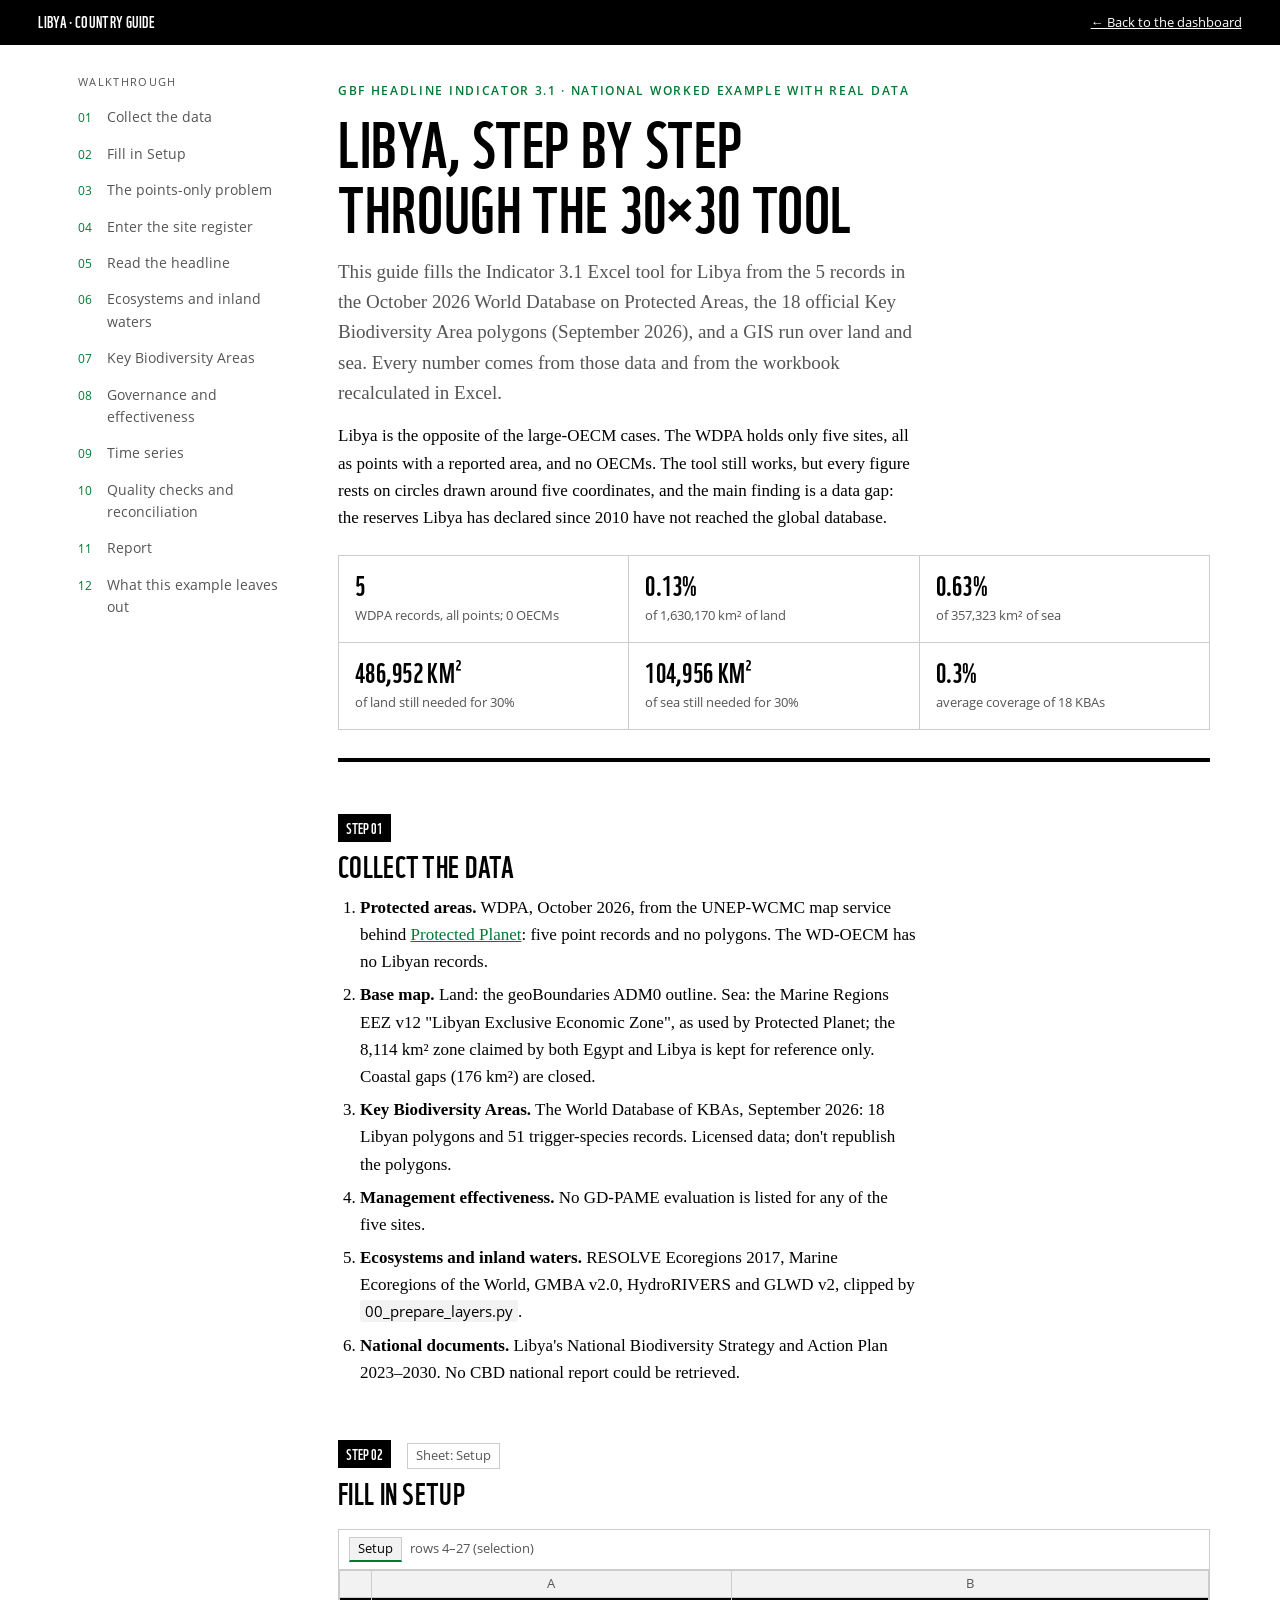
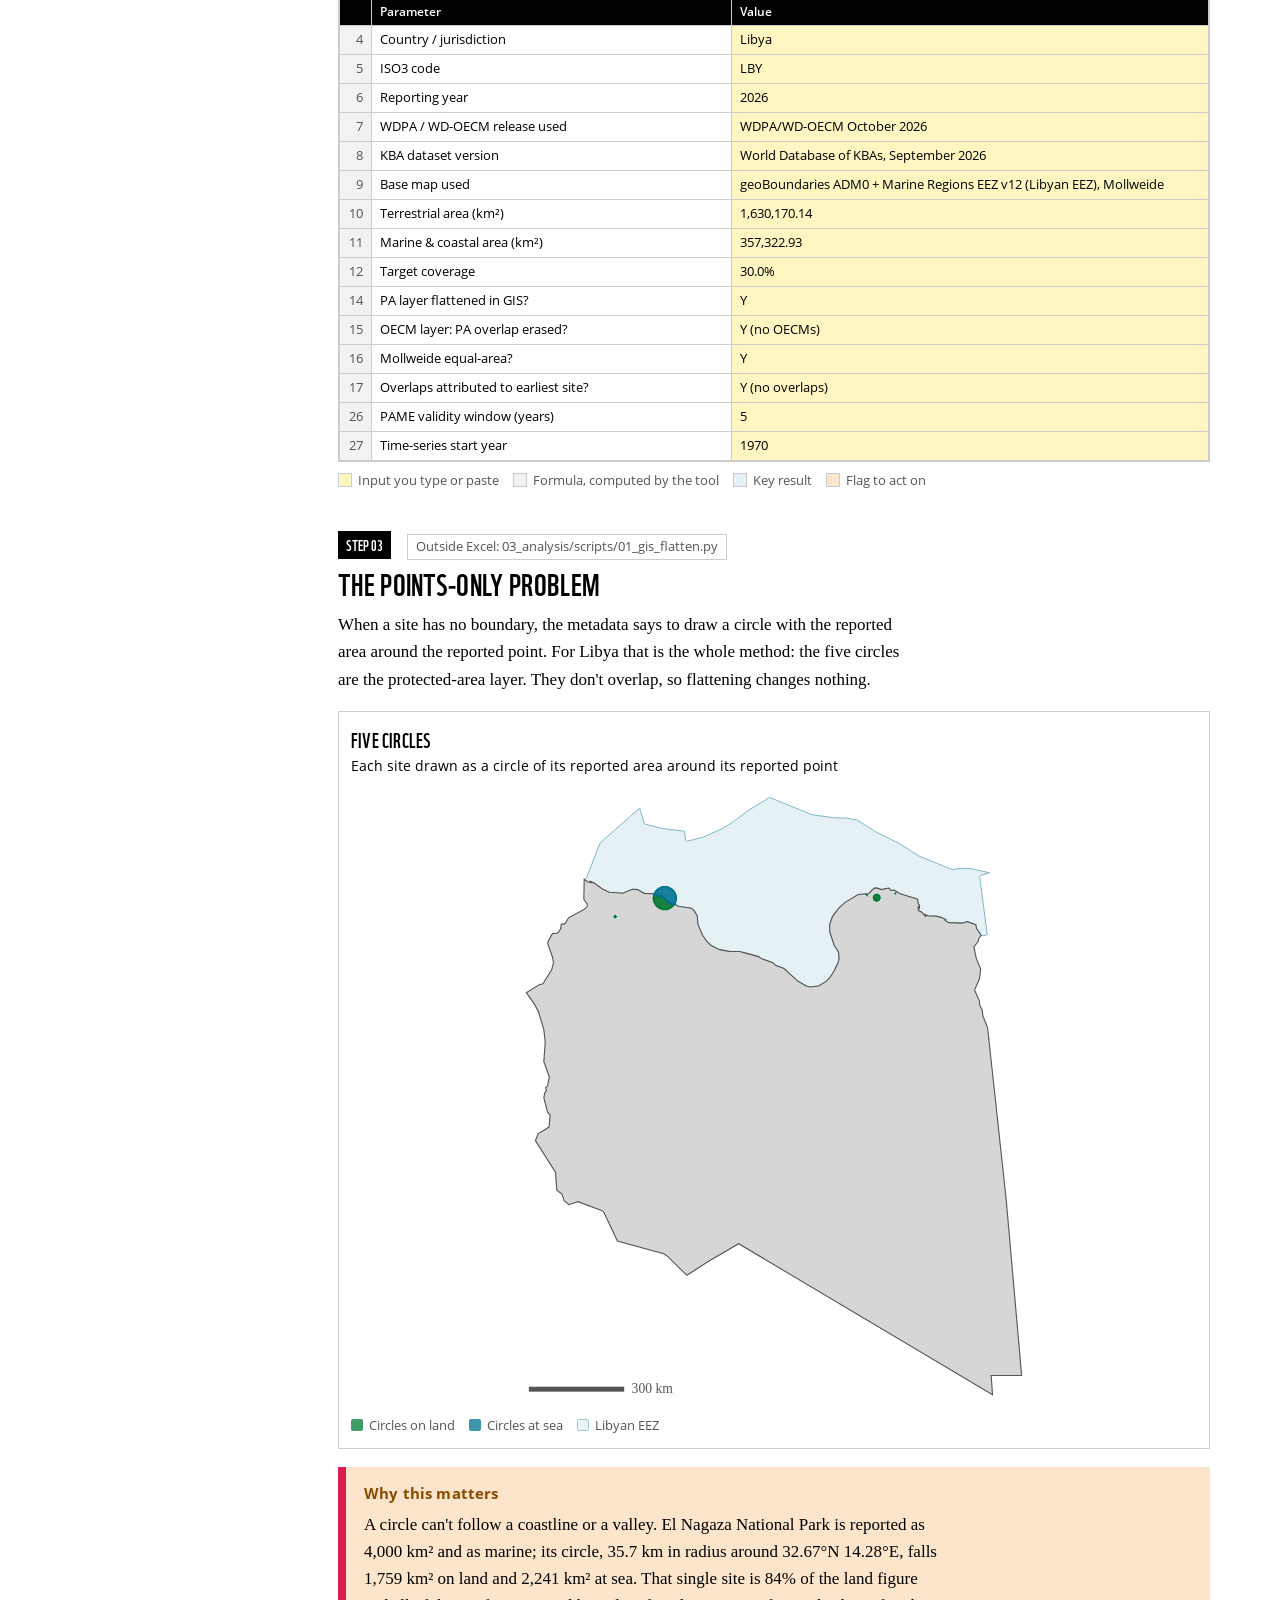
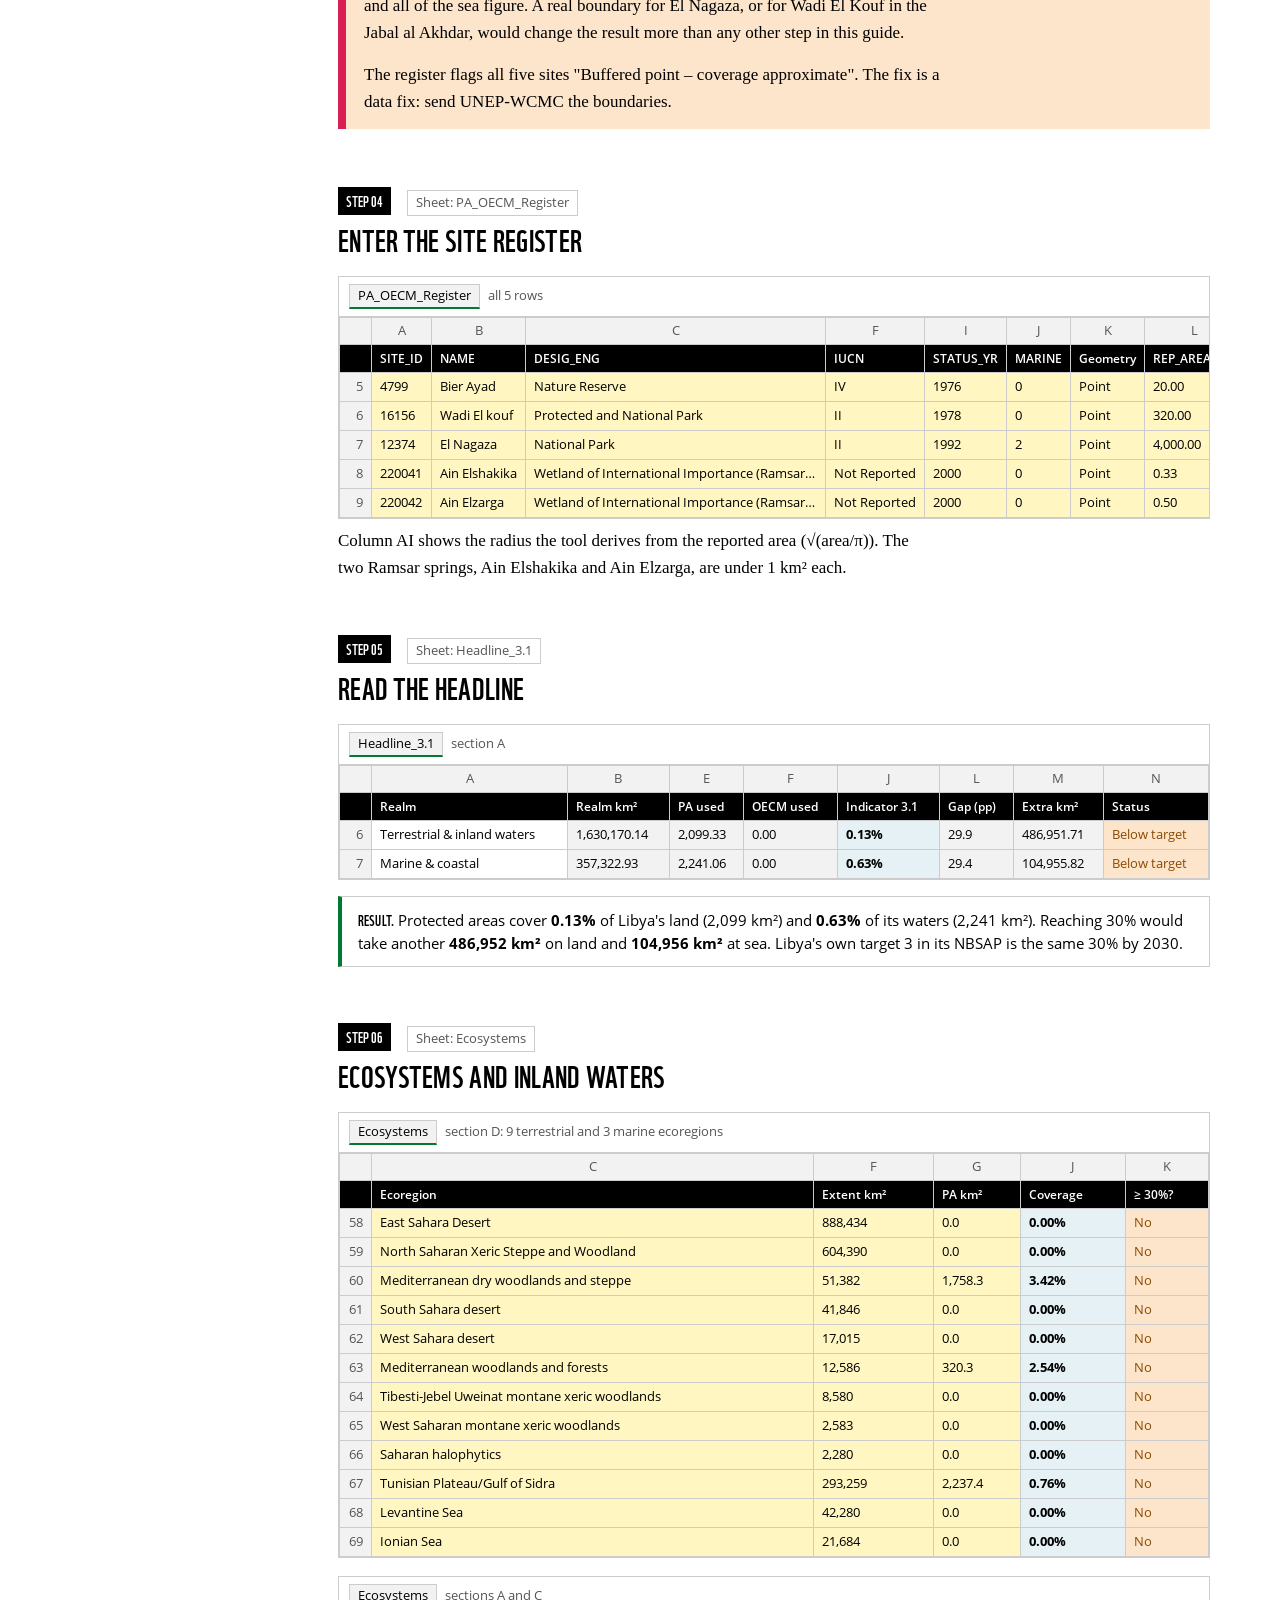
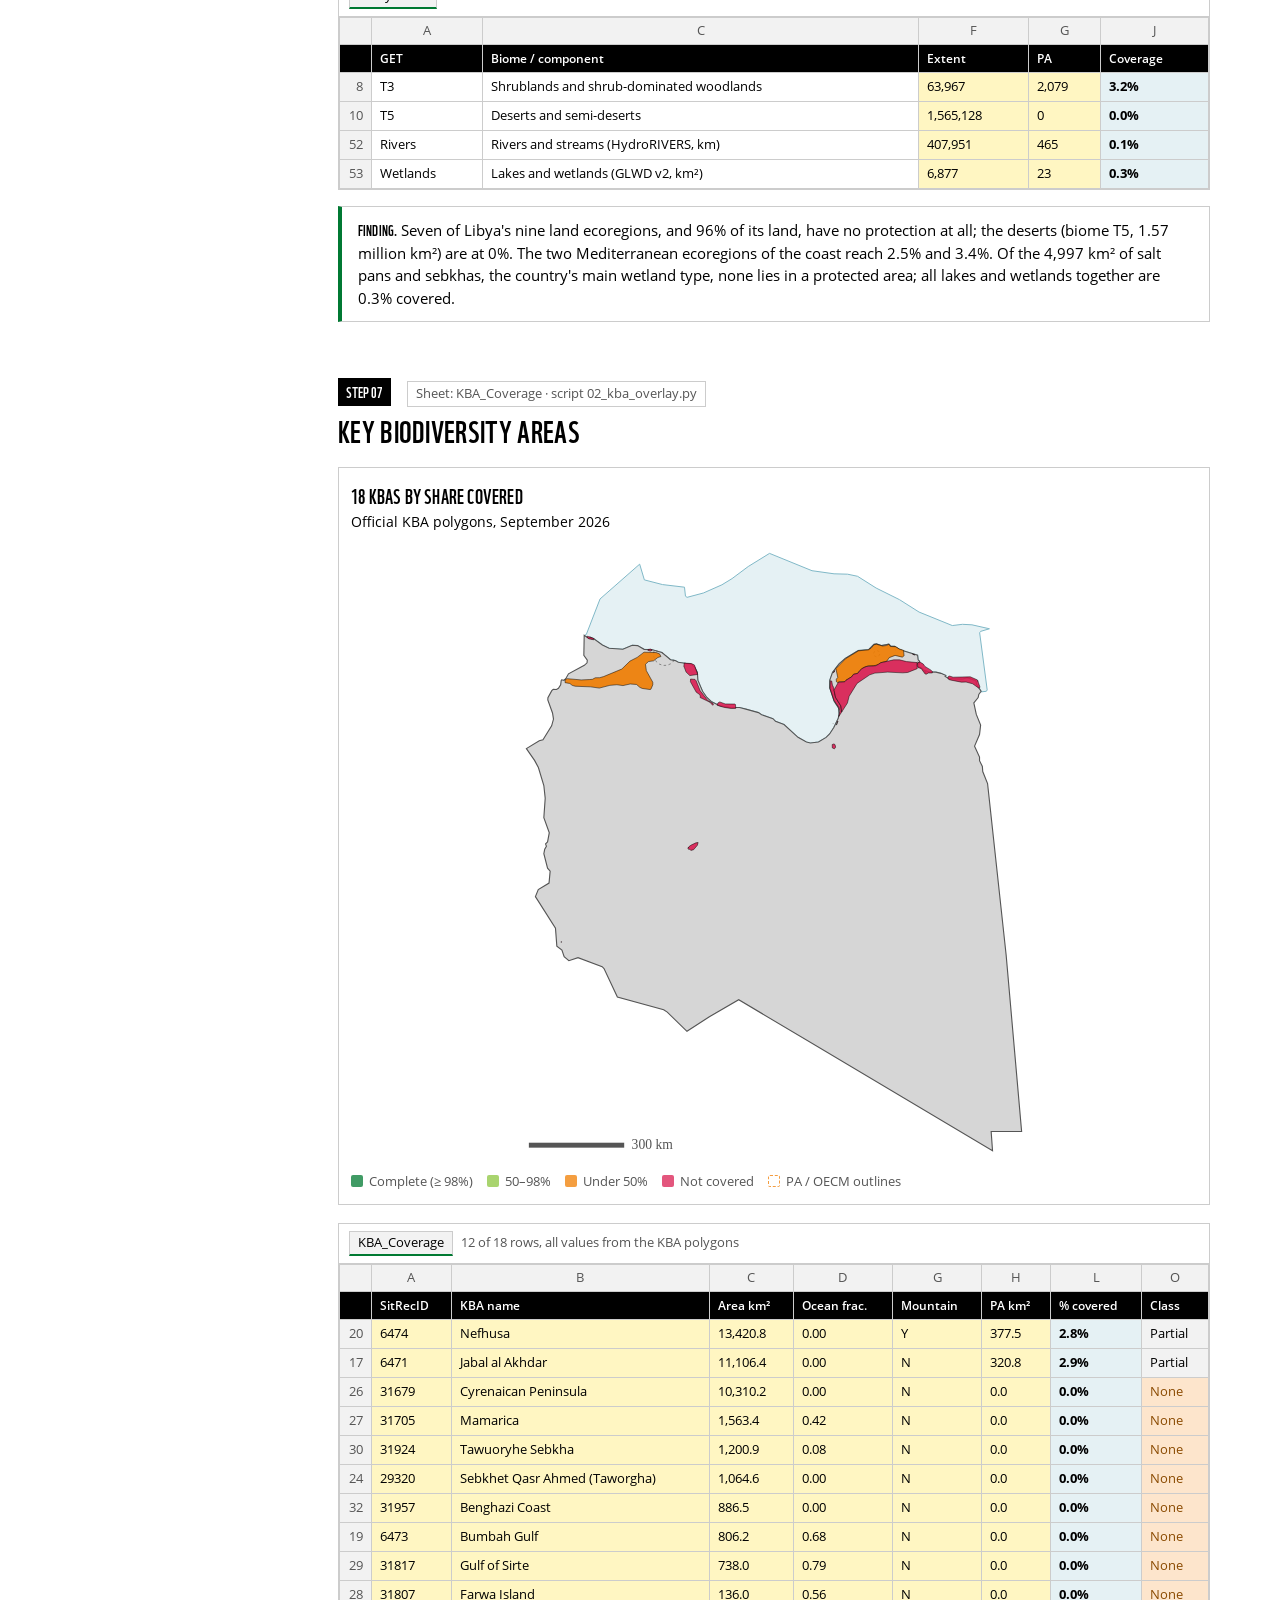
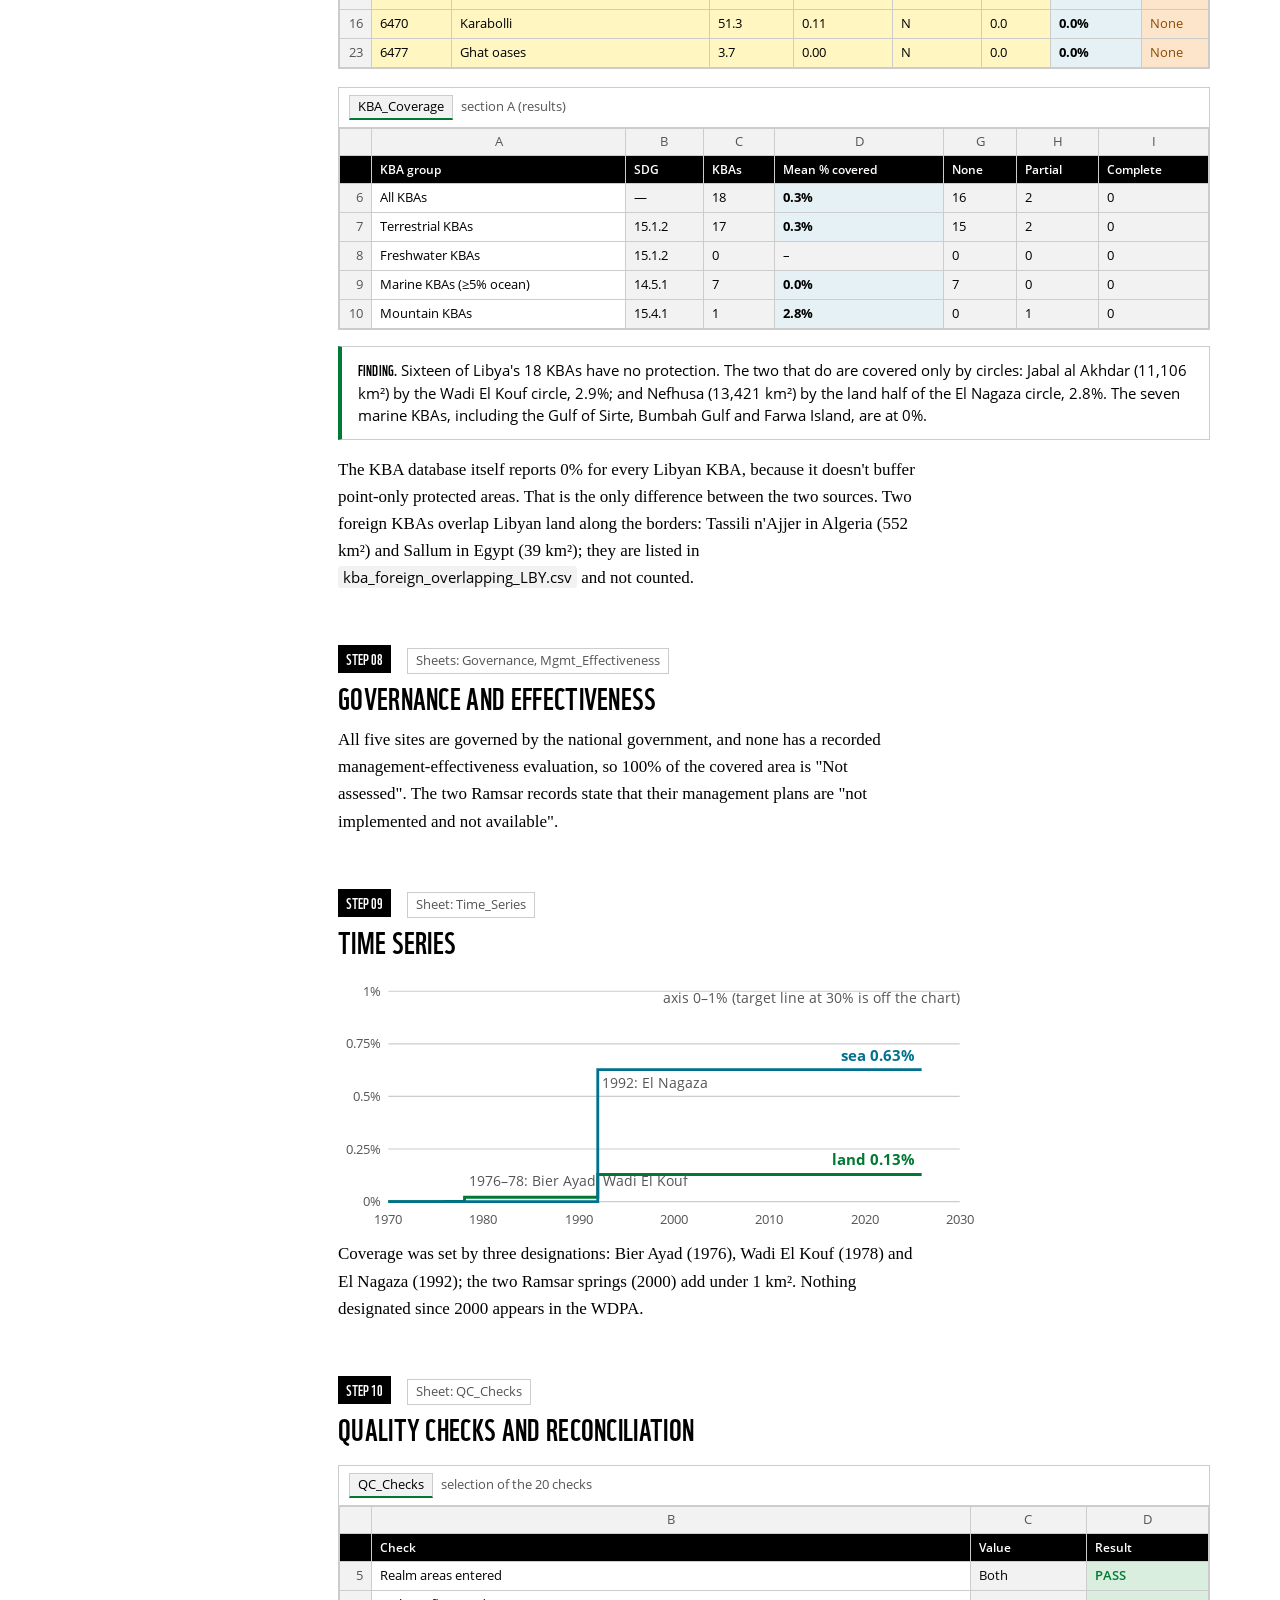
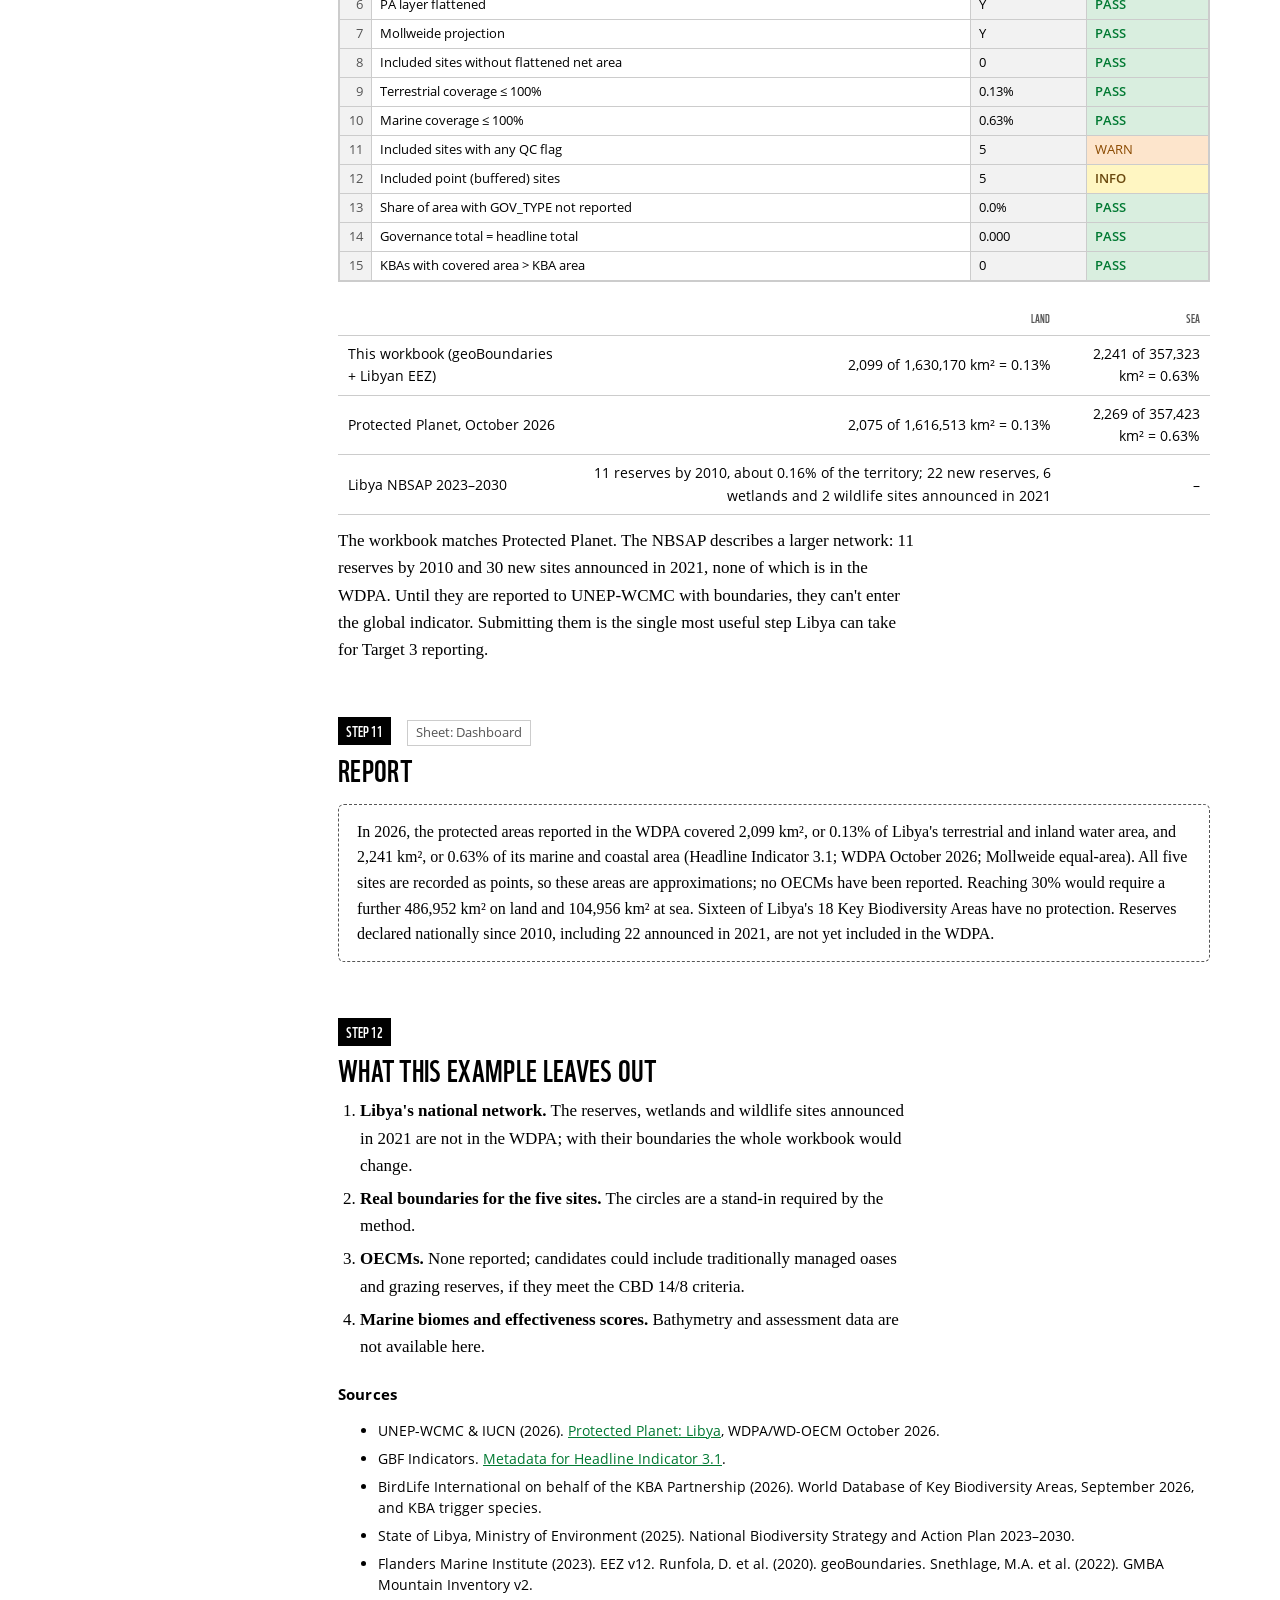
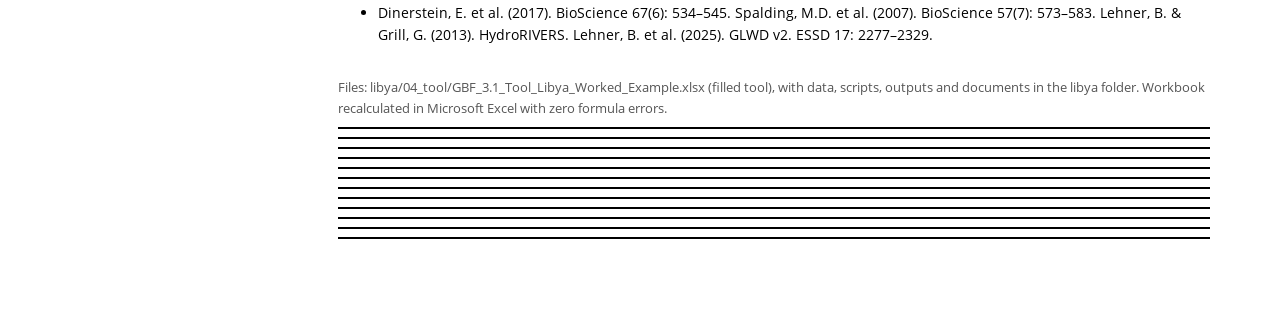
<file: north_africa_dashboard/wwf_site/guides/libya.html>
<!doctype html>
<html lang="en" data-theme="light">
<head>
<meta charset="utf-8">
<meta name="viewport" content="width=device-width, initial-scale=1">
<title>Libya Indicator 3.1 Walkthrough</title>
<style>/* Layout: a field-manual column with a sticky step index on wide screens; each step pairs prose with a facsimile of the sheet it fills. */
:root{
  --bg:#f3f5f4; --surface:#ffffff; --ink:#1a2726; --ink-2:#55686a; --line:#d3dcda; --land:#e7ece9; --sea:#e3eef6; --sea-line:#b8cfe0; --oecm:#c08a2b; --kmid:#c9a93a; --kzero:#b23b3b;
  --accent:#2d6a4f; --gap:#d98c3f; --track:#e2e8e6;
  --nat:#2d6a4f; --intl:#2f5f8f; --reg:#b5852b;
  --in-bg:#fff2cc; --in-fg:#0b3bd6; --calc-bg:#f0f2f1; --key-bg:#dcebf7; --warn-bg:#fde2cf; --warn-fg:#8a3b05; --pass-bg:#d5efdc; --pass-fg:#1d5e33; --info-bg:#fdf1c7; --info-fg:#6b5300;
  --f-display:"Archivo", "Helvetica Neue", Arial, sans-serif; --f-body:"Source Serif 4", Georgia, serif; --f-data:"IBM Plex Mono", ui-monospace, Menlo, monospace; --f-ui:"Archivo", Arial, sans-serif;
}
@media (prefers-color-scheme: dark){:root:not([data-theme="light"]){
  --bg:#111a19; --surface:#182322; --ink:#e2ebe8; --ink-2:#9fb3b0; --line:#2b3a38; --land:#1f2c2a; --sea:#16222c; --sea-line:#2e4555; --oecm:#e0b45a; --kmid:#e0c45e; --kzero:#e06a6a;
  --accent:#6cc092; --gap:#e6a35e; --track:#24312f; --nat:#6cc092; --intl:#7fb0e0; --reg:#e0b45a;
  --in-bg:#3f3816; --in-fg:#a9c4ff; --calc-bg:#1f2b2a; --key-bg:#1c3348; --warn-bg:#4a2a14; --warn-fg:#ffc59a; --pass-bg:#173a25; --pass-fg:#9fe0b4; --info-bg:#3d3412; --info-fg:#f2d77a; color-scheme:dark}}
:root[data-theme="dark"]{
  --bg:#111a19; --surface:#182322; --ink:#e2ebe8; --ink-2:#9fb3b0; --line:#2b3a38; --land:#1f2c2a; --sea:#16222c; --sea-line:#2e4555; --oecm:#e0b45a; --kmid:#e0c45e; --kzero:#e06a6a;
  --accent:#6cc092; --gap:#e6a35e; --track:#24312f; --nat:#6cc092; --intl:#7fb0e0; --reg:#e0b45a;
  --in-bg:#3f3816; --in-fg:#a9c4ff; --calc-bg:#1f2b2a; --key-bg:#1c3348; --warn-bg:#4a2a14; --warn-fg:#ffc59a; --pass-bg:#173a25; --pass-fg:#9fe0b4; --info-bg:#3d3412; --info-fg:#f2d77a; color-scheme:dark}
*{box-sizing:border-box}
body{background:var(--bg);color:var(--ink);font-family:var(--f-body);font-size:17px;line-height:1.6;margin:0}
.wrap{max-width:1180px;margin:0 auto;padding-inline:20px;padding-block:28px 72px;display:grid;grid-template-columns:220px minmax(0,1fr);gap:48px}
nav.index{position:sticky;top:calc(env(safe-area-inset-top,0px) + 20px);align-self:start;font-family:var(--f-ui);font-size:14px}
nav.index ol{list-style:none;margin:0;padding:0;display:grid;gap:2px;counter-reset:s}
nav.index a{display:flex;gap:10px;padding:6px 8px;border-radius:4px;color:var(--ink-2);text-decoration:none}
nav.index a:hover,nav.index a:focus-visible{background:var(--surface);color:var(--ink);outline:none}
nav.index a span{font-family:var(--f-data);font-size:12px;color:var(--accent);min-width:1.6em;padding-top:2px}
nav.index .lbl{font-size:11px;letter-spacing:.12em;text-transform:uppercase;color:var(--ink-2);margin:0 0 10px 8px}
main{min-width:0}
header.hero{padding-block:8px 28px;border-bottom:1px solid var(--line);margin-bottom:12px}
.eyebrow{font-family:var(--f-ui);font-size:12px;letter-spacing:.14em;text-transform:uppercase;color:var(--accent);font-weight:600}
h1{font-family:var(--f-display);font-weight:800;font-stretch:88%;font-size:clamp(34px,5.4vw,56px);line-height:1.02;margin:10px 0 16px;text-wrap:balance;letter-spacing:-.01em}
h2{font-family:var(--f-display);font-weight:750;font-stretch:90%;font-size:clamp(24px,3vw,31px);line-height:1.15;margin:0 0 10px;text-wrap:balance}
h3{font-family:var(--f-ui);font-size:15px;font-weight:700;margin:22px 0 6px;letter-spacing:.01em}
p{margin:0 0 14px;max-width:68ch}
.lede{font-size:19px;color:var(--ink-2);max-width:62ch}
.facts{display:grid;grid-template-columns:repeat(4,minmax(0,1fr));gap:1px;background:var(--line);border:1px solid var(--line);border-radius:6px;overflow:hidden;margin-top:24px}
.facts div{background:var(--surface);padding:14px 16px}
.facts b{display:block;font-family:var(--f-display);font-stretch:90%;font-size:28px;line-height:1.1;font-variant-numeric:tabular-nums}
.facts small{font-family:var(--f-ui);font-size:12.5px;color:var(--ink-2)}
section.step{padding-block:40px 8px;border-bottom:1px solid var(--line);scroll-margin-top:16px}
.stephead{display:flex;gap:16px;align-items:baseline;flex-wrap:wrap;margin-bottom:6px}
.num{font-family:var(--f-data);font-size:13px;color:var(--surface);background:var(--accent);padding:2px 8px;border-radius:3px}
.chip{font-family:var(--f-data);font-size:12.5px;border:1px solid var(--line);background:var(--surface);padding:2px 8px;border-radius:3px;color:var(--ink-2)}
.sheet{margin:18px 0 8px;border:1px solid var(--line);border-radius:6px;background:var(--surface);overflow:hidden}
.sheet figcaption{font-family:var(--f-ui);font-size:12.5px;color:var(--ink-2);padding:7px 10px;border-bottom:1px solid var(--line);display:flex;gap:8px;align-items:center}
.tab{font-family:var(--f-data);background:var(--calc-bg);border:1px solid var(--line);border-bottom:2px solid var(--accent);padding:1px 8px;color:var(--ink)}
.scroll{overflow-x:auto}
table.grid{border-collapse:collapse;font-family:var(--f-data);font-size:12.5px;font-variant-numeric:tabular-nums;width:max-content;min-width:100%}
.grid th{background:var(--calc-bg);color:var(--ink-2);font-weight:500;padding:3px 8px;border:1px solid var(--line);text-align:center}
.grid td{padding:4px 8px;border:1px solid var(--line);white-space:nowrap;max-width:300px;overflow:hidden;text-overflow:ellipsis}
.grid tr.hdr td{background:var(--ink);color:var(--surface);font-family:var(--f-ui);font-weight:600;font-size:12px}
.grid td.rn{background:var(--calc-bg);color:var(--ink-2);text-align:right;width:32px}
.grid td.in{background:var(--in-bg);color:var(--in-fg)}
.grid td.calc{background:var(--calc-bg)}
.grid td.key{background:var(--key-bg);font-weight:700}
.grid td.warn{background:var(--warn-bg);color:var(--warn-fg)}
.grid td.pass{background:var(--pass-bg);color:var(--pass-fg);font-weight:600}
.grid td.info{background:var(--info-bg);color:var(--info-fg);font-weight:600}
.grid td.lab{background:var(--surface)}
.cellkey{display:flex;flex-wrap:wrap;gap:14px;font-family:var(--f-ui);font-size:13px;color:var(--ink-2);margin:6px 0 0}
.cellkey i{display:inline-block;width:14px;height:14px;border:1px solid var(--line);vertical-align:-2px;margin-right:6px}
.maps{display:grid;grid-template-columns:repeat(2,minmax(0,1fr));gap:18px;margin:18px 0 6px}
.maps figure{margin:0;background:var(--surface);border:1px solid var(--line);border-radius:6px;padding:12px}
.maps figcaption{font-family:var(--f-ui);font-size:13.5px;margin-bottom:8px}
.maps figcaption b{font-family:var(--f-display);font-size:20px;font-stretch:90%;display:block}
.maps svg{width:100%;height:auto;display:block}
.legend{list-style:none;padding:0;margin:8px 0 0;display:flex;flex-wrap:wrap;gap:14px;font-family:var(--f-ui);font-size:13px;color:var(--ink-2)}
.legend i{display:inline-block;width:12px;height:12px;border-radius:2px;margin-right:6px;vertical-align:-1px;opacity:.75}
svg.chart{width:100%;max-width:640px;height:auto;display:block;margin:14px 0 4px;font-family:var(--f-ui);font-size:11.5px;fill:var(--ink-2)}
svg.chart .lab{fill:var(--ink-2);font-size:12px}
svg.chart .val{fill:var(--ink);font-weight:700;font-size:13px}
.result{display:flex;gap:14px;align-items:flex-start;background:var(--surface);border:1px solid var(--line);border-left:4px solid var(--accent);border-radius:4px;padding:12px 16px;margin:16px 0;font-family:var(--f-ui);font-size:15px;line-height:1.5}
.result strong{font-family:var(--f-display);font-stretch:90%}
.pitfall{background:var(--warn-bg);color:var(--ink);border-radius:6px;padding:14px 18px;margin:18px 0}
.pitfall h3{margin-top:0;color:var(--warn-fg)}
.pitfall p:last-child{margin-bottom:0}
ol.do{margin:6px 0 14px;padding-left:22px;max-width:68ch}
ol.do li{margin-bottom:6px}
code{font-family:var(--f-data);font-size:.86em;background:var(--calc-bg);padding:1px 5px;border-radius:3px}
.recon{border-collapse:collapse;font-family:var(--f-ui);font-size:14px;font-variant-numeric:tabular-nums;margin:12px 0;min-width:100%}
.recon th,.recon td{border-bottom:1px solid var(--line);padding:7px 10px;text-align:right}
.recon th:first-child,.recon td:first-child{text-align:left}
.recon thead th{font-size:12px;letter-spacing:.06em;text-transform:uppercase;color:var(--ink-2)}
blockquote.draft{margin:16px 0;padding:14px 18px;background:var(--surface);border:1px dashed var(--ink-2);border-radius:6px;font-size:16px}
.sources{font-family:var(--f-ui);font-size:14px;line-height:1.55}
.sources li{margin-bottom:6px}
a{color:var(--accent)}
a:focus-visible{outline:2px solid var(--accent);outline-offset:2px}
footer{font-family:var(--f-ui);font-size:13px;color:var(--ink-2);margin-top:32px}
@media (max-width:900px){.wrap{grid-template-columns:minmax(0,1fr);gap:16px}nav.index{position:static}nav.index ol{grid-template-columns:repeat(2,minmax(0,1fr))}.facts{grid-template-columns:repeat(2,minmax(0,1fr))}}
@media (max-width:560px){body{font-size:16px}.wrap{padding-inline:16px}.maps{grid-template-columns:minmax(0,1fr)}nav.index ol{grid-template-columns:minmax(0,1fr)}}
@media (prefers-reduced-motion:reduce){*{scroll-behavior:auto!important}}
html{scroll-behavior:smooth}

.maps.one{grid-template-columns:minmax(0,1fr)}
.maps.one svg{max-width:520px;margin:0 auto}
.facts.six{grid-template-columns:repeat(3,minmax(0,1fr))}
@media (max-width:900px){.facts.six{grid-template-columns:repeat(2,minmax(0,1fr))}}
</style>
<style>
/* WWF graphic chart applied to the country guide */
@font-face{font-family:"WWF";src:url(../fonts/WWF.otf) format("opentype");font-display:swap}
@font-face{font-family:"Open Sans";src:url(../fonts/OpenSans-Regular.ttf) format("truetype");font-weight:400;font-display:swap}
@font-face{font-family:"Open Sans";src:url(../fonts/OpenSans-SemiBold.ttf) format("truetype");font-weight:600;font-display:swap}
@font-face{font-family:"Open Sans";src:url(../fonts/OpenSans-Bold.ttf) format("truetype");font-weight:700;font-display:swap}
:root,:root[data-theme="light"],:root[data-theme="dark"]{
  color-scheme:light!important;
  --bg:#ffffff!important; --surface:#ffffff!important; --ink:#000000!important; --ink-2:#555555!important; --line:#cccccc!important; --land:#d6d6d6!important;
  --accent:#007932!important; --gap:#f07d00!important; --track:#ebebeb!important; --nat:#007932!important; --intl:#00728f!important; --reg:#009191!important;
  --oecm:#f07d00!important; --sea:#e5f1f4!important; --sea-line:#7fb8c7!important; --kmid:#8cc63f!important; --kzero:#da1d52!important;
  --in-bg:#fff6c2!important; --in-fg:#000000!important; --calc-bg:#f2f2f2!important; --key-bg:#e5f1f4!important; --warn-bg:#fde5cc!important; --warn-fg:#8a4a00!important;
  --pass-bg:#d9eedf!important; --pass-fg:#007932!important; --info-bg:#fff6c2!important; --info-fg:#6b4a10!important;
  --f-display:"WWF","Arial Narrow",Arial,sans-serif!important; --f-body:Georgia,"Times New Roman",serif!important; --f-data:"Open Sans",Arial,sans-serif!important; --f-ui:"Open Sans",Arial,sans-serif!important;
}
body{background:#ffffff!important;color:#000000!important}
h1,h2,.facts b,.maps figcaption b,.result strong,.recon thead th{font-family:"WWF","Arial Narrow",Arial,sans-serif!important;text-transform:uppercase;font-weight:400!important;letter-spacing:.01em}
h1{font-size:clamp(2.4rem,6vw,4rem)!important}
.num{background:#000000!important;color:#ffffff!important;border-radius:0!important;font-family:"WWF",Arial,sans-serif!important;font-size:15px!important}
.chip,.sheet,.maps figure,.facts,.result,.pitfall,.tab{border-radius:0!important}
.result{border-left-color:#007932!important}
.pitfall{border-left:8px solid #da1d52!important}
.grid tr.hdr td{background:#000000!important;color:#ffffff!important}
header.hero{border-bottom:4px solid #000000!important}
section.step{border-bottom:2px solid #000000!important}
.wwf-back{position:sticky;top:0;z-index:10;display:flex;justify-content:space-between;align-items:center;gap:1rem;background:#000000;color:#ffffff;padding:.6rem max(16px,3vw);font-family:"Open Sans",Arial,sans-serif;font-size:13px}
.wwf-back a{color:#ffffff}
.wwf-back b{font-family:"WWF",Arial,sans-serif;font-weight:400;text-transform:uppercase;font-size:16px;letter-spacing:.02em}
</style>
</head>
<body>
<div class="wwf-back"><b>Libya · country guide</b><a href="../index.html#methodology" target="_top">← Back to the dashboard</a></div>





<div class="wrap">
<nav class="index" aria-label="Steps"><p class="lbl">Walkthrough</p><ol><li><a href="#data"><span>01</span>Collect the data</a></li><li><a href="#setup"><span>02</span>Fill in Setup</a></li><li><a href="#points"><span>03</span>The points-only problem</a></li><li><a href="#register"><span>04</span>Enter the site register</a></li><li><a href="#headline"><span>05</span>Read the headline</a></li><li><a href="#eco"><span>06</span>Ecosystems and inland waters</a></li><li><a href="#kba"><span>07</span>Key Biodiversity Areas</a></li><li><a href="#gov"><span>08</span>Governance and effectiveness</a></li><li><a href="#ts"><span>09</span>Time series</a></li><li><a href="#qc"><span>10</span>Quality checks and reconciliation</a></li><li><a href="#report"><span>11</span>Report</a></li><li><a href="#gaps"><span>12</span>What this example leaves out</a></li></ol></nav>
<main>
<header class="hero">
<div class="eyebrow">GBF Headline Indicator 3.1 · National worked example with real data</div>
<h1>Libya, step by step through the 30×30 tool</h1>
<p class="lede">This guide fills the Indicator 3.1 Excel tool for Libya from the 5 records in the October 2026 World Database on Protected Areas, the 18 official Key Biodiversity Area polygons (September 2026), and a GIS run over land and sea. Every number comes from those data and from the workbook recalculated in Excel.</p>
<p>Libya is the opposite of the large-OECM cases. The WDPA holds only five sites, all as points with a reported area, and no OECMs. The tool still works, but every figure rests on circles drawn around five coordinates, and the main finding is a data gap: the reserves Libya has declared since 2010 have not reached the global database.</p>
<div class="facts six">
<div><b>5</b><small>WDPA records, all points; 0 OECMs</small></div>
<div><b>0.13%</b><small>of 1,630,170 km² of land</small></div>
<div><b>0.63%</b><small>of 357,323 km² of sea</small></div>
<div><b>486,952 km²</b><small>of land still needed for 30%</small></div>
<div><b>104,956 km²</b><small>of sea still needed for 30%</small></div>
<div><b>0.3%</b><small>average coverage of 18 KBAs</small></div>
</div>
</header>

<section class="step" id="data"><div class="stephead"><span class="num">STEP 01</span></div><h2>Collect the data</h2>
<ol class="do">
<li><b>Protected areas.</b> WDPA, October 2026, from the UNEP-WCMC map service behind <a href="https://www.protectedplanet.net/country/LBY">Protected Planet</a>: five point records and no polygons. The WD-OECM has no Libyan records.</li>
<li><b>Base map.</b> Land: the geoBoundaries ADM0 outline. Sea: the Marine Regions EEZ v12 "Libyan Exclusive Economic Zone", as used by Protected Planet; the 8,114 km² zone claimed by both Egypt and Libya is kept for reference only. Coastal gaps (176 km²) are closed.</li>
<li><b>Key Biodiversity Areas.</b> The World Database of KBAs, September 2026: 18 Libyan polygons and 51 trigger-species records. Licensed data; don't republish the polygons.</li>
<li><b>Management effectiveness.</b> No GD-PAME evaluation is listed for any of the five sites.</li>
<li><b>Ecosystems and inland waters.</b> RESOLVE Ecoregions 2017, Marine Ecoregions of the World, GMBA v2.0, HydroRIVERS and GLWD v2, clipped by <code>00_prepare_layers.py</code>.</li>
<li><b>National documents.</b> Libya's National Biodiversity Strategy and Action Plan 2023–2030. No CBD national report could be retrieved.</li>
</ol>

<section class="step" id="setup"><div class="stephead"><span class="num">STEP 02</span><span class="chip">Sheet: Setup</span></div><h2>Fill in Setup</h2>
<figure class="sheet"><figcaption><span class="tab">Setup</span> rows 4–27 (selection)</figcaption><div class="scroll"><table class="grid"><thead><tr><th class="rn"></th><th>A</th><th>B</th></tr><tr class="hdr"><td class="rn"></td><td>Parameter</td><td>Value</td></tr></thead><tbody><tr><td class="rn">4</td><td class="lab">Country / jurisdiction</td><td class="in">Libya</td></tr><tr><td class="rn">5</td><td class="lab">ISO3 code</td><td class="in">LBY</td></tr><tr><td class="rn">6</td><td class="lab">Reporting year</td><td class="in">2026</td></tr><tr><td class="rn">7</td><td class="lab">WDPA / WD-OECM release used</td><td class="in">WDPA/WD-OECM October 2026</td></tr><tr><td class="rn">8</td><td class="lab">KBA dataset version</td><td class="in">World Database of KBAs, September 2026</td></tr><tr><td class="rn">9</td><td class="lab">Base map used</td><td class="in">geoBoundaries ADM0 + Marine Regions EEZ v12 (Libyan EEZ), Mollweide</td></tr><tr><td class="rn">10</td><td class="lab">Terrestrial area (km²)</td><td class="in">1,630,170.14</td></tr><tr><td class="rn">11</td><td class="lab">Marine &amp; coastal area (km²)</td><td class="in">357,322.93</td></tr><tr><td class="rn">12</td><td class="lab">Target coverage</td><td class="in">30.0%</td></tr><tr><td class="rn">14</td><td class="lab">PA layer flattened in GIS?</td><td class="in">Y</td></tr><tr><td class="rn">15</td><td class="lab">OECM layer: PA overlap erased?</td><td class="in">Y  (no OECMs)</td></tr><tr><td class="rn">16</td><td class="lab">Mollweide equal-area?</td><td class="in">Y</td></tr><tr><td class="rn">17</td><td class="lab">Overlaps attributed to earliest site?</td><td class="in">Y  (no overlaps)</td></tr><tr><td class="rn">26</td><td class="lab">PAME validity window (years)</td><td class="in">5</td></tr><tr><td class="rn">27</td><td class="lab">Time-series start year</td><td class="in">1970</td></tr></tbody></table></div></figure>
<div class="cellkey"><span><i style="background:var(--in-bg)"></i>Input you type or paste</span><span><i style="background:var(--calc-bg)"></i>Formula, computed by the tool</span><span><i style="background:var(--key-bg)"></i>Key result</span><span><i style="background:var(--warn-bg)"></i>Flag to act on</span></div>

<section class="step" id="points"><div class="stephead"><span class="num">STEP 03</span><span class="chip">Outside Excel: 03_analysis/scripts/01_gis_flatten.py</span></div><h2>The points-only problem</h2>
<p>When a site has no boundary, the metadata says to draw a circle with the reported area around the reported point. For Libya that is the whole method: the five circles are the protected-area layer. They don't overlap, so flattening changes nothing.</p>
<div class="maps one"><figure><figcaption><b>Five circles</b>Each site drawn as a circle of its reported area around its reported point</figcaption><svg viewBox="0 0 420 502" role="img" aria-label="Five buffered protected-area points in Libya"><path d="M382.2,120.3 L381.5,121.4 L376.9,121.9 L377.3,121.4 L376.1,119.2 L373.5,115.7 L373.0,112.9 L366.1,110.4 L361.9,111.6 L351.2,111.2 L348.2,109.4 L348.8,108.6 L344.9,106.9 L340.8,105.9 L334.6,105.7 L332.0,104.7 L332.6,106.5 L329.4,102.7 L326.6,101.4 L326.5,98.4 L327.4,99.6 L327.6,97.1 L326.4,96.0 L326.0,92.3 L311.8,87.8 L307.4,85.1 L304.3,84.9 L302.8,83.2 L296.7,84.5 L292.8,83.1 L290.7,83.5 L286.4,87.8 L278.0,88.4 L267.5,94.8 L262.5,99.2 L257.3,106.1 L255.0,112.6 L255.0,118.5 L258.6,129.4 L262.1,134.8 L262.6,139.9 L261.9,143.2 L258.3,150.7 L254.9,155.9 L252.1,158.6 L245.9,162.3 L239.4,163.2 L236.2,162.4 L229.4,158.6 L218.1,148.2 L211.2,145.6 L209.2,143.5 L200.0,140.3 L197.5,138.6 L187.3,135.8 L182.2,134.5 L173.6,134.4 L166.1,133.0 L159.3,129.6 L155.8,126.4 L152.3,121.4 L148.5,112.4 L148.1,106.2 L145.9,101.9 L143.3,99.6 L132.7,97.9 L130.3,96.6 L126.5,95.9 L119.5,90.1 L111.1,87.7 L105.1,87.5 L99.8,84.5 L95.5,84.2 L87.9,87.4 L76.8,86.6 L71.4,84.0 L64.8,79.2 L61.1,77.6 L63.5,79.2 L59.8,78.4 L56.8,76.3 L58.4,75.5 L69.5,46.8 L101.5,18.7 L105.3,31.4 L120.0,35.2 L137.7,37.3 L138.5,44.6 L139.8,45.5 L153.0,42.0 L167.9,35.4 L176.1,30.4 L189.2,20.6 L206.4,10.0 L240.7,24.0 L258.5,26.5 L269.4,26.8 L277.5,28.5 L292.5,38.0 L311.4,47.4 L327.2,57.4 L354.0,68.3 L362.2,67.3 L369.9,67.7 L384.0,70.9 L376.9,73.0 L376.1,74.1 L382.2,120.3Z" fill="var(--sea)" stroke="var(--sea-line)" stroke-width="0.8"/><path d="M56.7,76.2 L56.4,92.4 L59.2,96.3 L59.0,98.4 L56.8,100.4 L44.0,107.3 L41.8,111.2 L40.3,112.5 L38.5,112.1 L38.1,112.8 L37.7,116.1 L35.9,119.0 L34.3,119.9 L31.7,119.8 L30.5,120.9 L27.4,126.5 L27.3,128.4 L31.1,138.9 L31.9,143.8 L30.4,149.3 L23.4,160.6 L20.4,161.3 L10.0,167.7 L16.6,177.2 L19.7,183.0 L24.1,197.5 L25.2,207.8 L24.1,223.5 L28.5,235.6 L27.1,243.1 L25.5,244.6 L26.2,246.5 L24.8,249.0 L24.1,252.5 L27.1,264.3 L29.2,266.6 L28.3,276.3 L19.6,281.6 L17.3,287.2 L33.5,312.7 L34.6,327.2 L38.7,330.5 L40.5,335.8 L44.3,339.0 L51.7,336.5 L71.2,343.8 L72.7,345.3 L83.5,368.3 L120.9,378.6 L123.8,380.5 L139.7,396.0 L157.8,384.3 L181.5,370.5 L386.5,492.4 L385.4,476.9 L410.0,476.9 L397.5,334.4 L382.5,195.9 L378.6,186.2 L378.3,182.1 L376.0,177.4 L376.0,174.5 L372.0,165.7 L376.0,156.3 L376.9,148.7 L373.4,140.1 L371.4,130.8 L374.9,126.5 L375.4,123.9 L377.3,121.4 L373.7,116.2 L373.0,112.9 L366.1,110.4 L361.9,111.6 L351.2,111.2 L348.2,109.4 L348.8,108.6 L344.9,106.9 L340.8,105.9 L334.6,105.7 L332.0,104.7 L332.6,106.5 L329.4,102.7 L326.6,101.4 L326.5,98.4 L327.4,99.6 L327.6,97.1 L326.4,96.0 L326.0,92.3 L311.8,87.8 L307.4,85.1 L304.3,84.9 L302.8,83.2 L296.7,84.5 L292.8,83.1 L290.7,83.5 L286.4,87.8 L278.0,88.4 L267.5,94.8 L262.5,99.2 L257.3,106.1 L255.0,112.6 L255.0,118.5 L258.6,129.4 L262.1,134.8 L262.6,139.9 L261.9,143.2 L258.3,150.7 L254.9,155.9 L252.1,158.6 L245.9,162.3 L239.4,163.2 L236.2,162.4 L229.4,158.6 L218.1,148.2 L211.2,145.6 L209.2,143.5 L200.0,140.3 L197.5,138.6 L187.3,135.8 L182.2,134.5 L173.6,134.4 L166.1,133.0 L159.3,129.6 L155.8,126.4 L152.3,121.4 L148.5,112.4 L148.1,106.2 L145.9,101.9 L143.3,99.6 L132.7,97.9 L130.3,96.6 L126.5,95.9 L119.5,90.1 L111.1,87.7 L105.1,87.5 L99.8,84.5 L95.5,84.2 L87.9,87.4 L76.8,86.6 L71.4,84.0 L64.8,79.2 L61.1,77.6 L63.5,79.2 L59.8,78.4 L56.7,76.2Z" fill="var(--land)" stroke="var(--ink-2)" stroke-width="0.9"/><path d="M82.3,106.4 L81.6,107.0 L81.0,106.3 L81.7,105.7 L82.3,106.4Z M129.5,96.4 L126.9,99.0 L123.8,100.4 L120.7,100.5 L117.5,99.5 L114.9,97.4 L113.3,94.7 L112.6,91.6 L113.2,88.4 L115.0,89.2 L119.5,90.1 L122.8,92.6 L126.1,95.7 L129.5,96.4Z M295.5,91.2 L294.6,93.0 L292.8,93.6 L291.0,92.7 L290.4,90.8 L291.3,89.1 L293.1,88.4 L294.9,89.3 L295.5,91.2Z M285.0,88.5 L285.0,88.6 L284.9,88.5 L285.0,88.5Z M308.0,87.9 L308.0,88.2 L307.9,88.0 L308.0,87.9Z" fill="var(--accent)" fill-opacity="0.9" stroke="var(--accent)" stroke-width="1.5"/><path d="M131.0,91.6 L130.8,93.0 L130.6,94.1 L130.1,95.3 L129.5,96.4 L126.5,95.9 L126.1,95.7 L124.9,94.5 L122.8,92.6 L121.4,91.7 L120.5,90.8 L120.0,90.5 L119.5,90.1 L115.0,89.2 L113.2,88.4 L113.8,86.9 L114.7,85.6 L115.8,84.5 L117.1,83.6 L118.5,82.9 L120.0,82.4 L121.8,82.3 L123.4,82.4 L125.1,82.9 L126.5,83.6 L127.8,84.5 L128.9,85.6 L129.8,86.9 L130.4,88.3 L130.9,90.1 L131.0,91.6Z" fill="var(--intl)" fill-opacity="0.9" stroke="var(--intl)" stroke-width="1.5"/><g font-size="11" fill="var(--ink-2)"><rect x="12" y="486" width="77.0" height="4" fill="var(--ink-2)"/><text x="95.0" y="491">300 km</text></g></svg><ul class="legend"><li><i style="background:var(--accent)"></i>Circles on land</li><li><i style="background:var(--intl)"></i>Circles at sea</li><li><i style="background:var(--sea);border:1px solid var(--sea-line)"></i>Libyan EEZ</li></ul></figure></div>
<div class="pitfall"><h3>Why this matters</h3>
<p>A circle can't follow a coastline or a valley. El Nagaza National Park is reported as 4,000 km² and as marine; its circle, 35.7 km in radius around 32.67°N 14.28°E, falls 1,759 km² on land and 2,241 km² at sea. That single site is 84% of the land figure and all of the sea figure. A real boundary for El Nagaza, or for Wadi El Kouf in the Jabal al Akhdar, would change the result more than any other step in this guide.</p>
<p>The register flags all five sites "Buffered point – coverage approximate". The fix is a data fix: send UNEP-WCMC the boundaries.</p></div>

<section class="step" id="register"><div class="stephead"><span class="num">STEP 04</span><span class="chip">Sheet: PA_OECM_Register</span></div><h2>Enter the site register</h2>
<figure class="sheet"><figcaption><span class="tab">PA_OECM_Register</span> all 5 rows</figcaption><div class="scroll"><table class="grid"><thead><tr><th class="rn"></th><th>A</th><th>B</th><th>C</th><th>F</th><th>I</th><th>J</th><th>K</th><th>L</th><th>R</th><th>S</th><th>Z</th><th>AI</th><th>AL</th></tr><tr class="hdr"><td class="rn"></td><td>SITE_ID</td><td>NAME</td><td>DESIG_ENG</td><td>IUCN</td><td>STATUS_YR</td><td>MARINE</td><td>Geometry</td><td>REP_AREA km²</td><td>NET terr. km²</td><td>NET marine km²</td><td>Included</td><td>Buffer radius km</td><td>QC flags</td></tr></thead><tbody><tr><td class="rn">5</td><td class="in">4799</td><td class="in">Bier Ayad</td><td class="in">Nature Reserve</td><td class="in">IV</td><td class="in">1976</td><td class="in">0</td><td class="in">Point</td><td class="in">20.00</td><td class="in">20.00</td><td class="in">0.00</td><td class="calc">1</td><td class="calc">2.52</td><td class="warn">Buffered point – coverage approximate</td></tr><tr><td class="rn">6</td><td class="in">16156</td><td class="in">Wadi El kouf</td><td class="in">Protected and National Park</td><td class="in">II</td><td class="in">1978</td><td class="in">0</td><td class="in">Point</td><td class="in">320.00</td><td class="in">319.97</td><td class="in">0.00</td><td class="calc">1</td><td class="calc">10.09</td><td class="warn">Buffered point – coverage approximate</td></tr><tr><td class="rn">7</td><td class="in">12374</td><td class="in">El Nagaza</td><td class="in">National Park</td><td class="in">II</td><td class="in">1992</td><td class="in">2</td><td class="in">Point</td><td class="in">4,000.00</td><td class="in">1,758.54</td><td class="in">2,241.06</td><td class="calc">1</td><td class="calc">35.68</td><td class="warn">Buffered point – coverage approximate</td></tr><tr><td class="rn">8</td><td class="in">220041</td><td class="in">Ain Elshakika</td><td class="in">Wetland of International Importance (Ramsar Site)</td><td class="in">Not Reported</td><td class="in">2000</td><td class="in">0</td><td class="in">Point</td><td class="in">0.33</td><td class="in">0.33</td><td class="in">0.00</td><td class="calc">1</td><td class="calc">0.32</td><td class="warn">Buffered point – coverage approximate</td></tr><tr><td class="rn">9</td><td class="in">220042</td><td class="in">Ain Elzarga</td><td class="in">Wetland of International Importance (Ramsar Site)</td><td class="in">Not Reported</td><td class="in">2000</td><td class="in">0</td><td class="in">Point</td><td class="in">0.50</td><td class="in">0.50</td><td class="in">0.00</td><td class="calc">1</td><td class="calc">0.40</td><td class="warn">Buffered point – coverage approximate</td></tr></tbody></table></div></figure>
<p>Column AI shows the radius the tool derives from the reported area (√(area/π)). The two Ramsar springs, Ain Elshakika and Ain Elzarga, are under 1 km² each.</p>

<section class="step" id="headline"><div class="stephead"><span class="num">STEP 05</span><span class="chip">Sheet: Headline_3.1</span></div><h2>Read the headline</h2>
<figure class="sheet"><figcaption><span class="tab">Headline_3.1</span> section A</figcaption><div class="scroll"><table class="grid"><thead><tr><th class="rn"></th><th>A</th><th>B</th><th>E</th><th>F</th><th>J</th><th>L</th><th>M</th><th>N</th></tr><tr class="hdr"><td class="rn"></td><td>Realm</td><td>Realm km²</td><td>PA used</td><td>OECM used</td><td>Indicator 3.1</td><td>Gap (pp)</td><td>Extra km²</td><td>Status</td></tr></thead><tbody><tr><td class="rn">6</td><td class="lab">Terrestrial &amp; inland waters</td><td class="calc">1,630,170.14</td><td class="calc">2,099.33</td><td class="calc">0.00</td><td class="key">0.13%</td><td class="calc">29.9</td><td class="calc">486,951.71</td><td class="warn">Below target</td></tr><tr><td class="rn">7</td><td class="lab">Marine &amp; coastal</td><td class="calc">357,322.93</td><td class="calc">2,241.06</td><td class="calc">0.00</td><td class="key">0.63%</td><td class="calc">29.4</td><td class="calc">104,955.82</td><td class="warn">Below target</td></tr></tbody></table></div></figure>
<div class="result"><div><strong>Result.</strong> Protected areas cover <b>0.13%</b> of Libya's land (2,099 km²) and <b>0.63%</b> of its waters (2,241 km²). Reaching 30% would take another <b>486,952 km²</b> on land and <b>104,956 km²</b> at sea. Libya's own target 3 in its NBSAP is the same 30% by 2030.</div></div>

<section class="step" id="eco"><div class="stephead"><span class="num">STEP 06</span><span class="chip">Sheet: Ecosystems</span></div><h2>Ecosystems and inland waters</h2>
<figure class="sheet"><figcaption><span class="tab">Ecosystems</span> section D: 9 terrestrial and 3 marine ecoregions</figcaption><div class="scroll"><table class="grid"><thead><tr><th class="rn"></th><th>C</th><th>F</th><th>G</th><th>J</th><th>K</th></tr><tr class="hdr"><td class="rn"></td><td>Ecoregion</td><td>Extent km²</td><td>PA km²</td><td>Coverage</td><td>≥ 30%?</td></tr></thead><tbody><tr><td class="rn">58</td><td class="in">East Sahara Desert</td><td class="in">888,434</td><td class="in">0.0</td><td class="key">0.00%</td><td class="warn">No</td></tr><tr><td class="rn">59</td><td class="in">North Saharan Xeric Steppe and Woodland</td><td class="in">604,390</td><td class="in">0.0</td><td class="key">0.00%</td><td class="warn">No</td></tr><tr><td class="rn">60</td><td class="in">Mediterranean dry woodlands and steppe</td><td class="in">51,382</td><td class="in">1,758.3</td><td class="key">3.42%</td><td class="warn">No</td></tr><tr><td class="rn">61</td><td class="in">South Sahara desert</td><td class="in">41,846</td><td class="in">0.0</td><td class="key">0.00%</td><td class="warn">No</td></tr><tr><td class="rn">62</td><td class="in">West Sahara desert</td><td class="in">17,015</td><td class="in">0.0</td><td class="key">0.00%</td><td class="warn">No</td></tr><tr><td class="rn">63</td><td class="in">Mediterranean woodlands and forests</td><td class="in">12,586</td><td class="in">320.3</td><td class="key">2.54%</td><td class="warn">No</td></tr><tr><td class="rn">64</td><td class="in">Tibesti-Jebel Uweinat montane xeric woodlands</td><td class="in">8,580</td><td class="in">0.0</td><td class="key">0.00%</td><td class="warn">No</td></tr><tr><td class="rn">65</td><td class="in">West Saharan montane xeric woodlands</td><td class="in">2,583</td><td class="in">0.0</td><td class="key">0.00%</td><td class="warn">No</td></tr><tr><td class="rn">66</td><td class="in">Saharan halophytics</td><td class="in">2,280</td><td class="in">0.0</td><td class="key">0.00%</td><td class="warn">No</td></tr><tr><td class="rn">67</td><td class="in">Tunisian Plateau/Gulf of Sidra</td><td class="in">293,259</td><td class="in">2,237.4</td><td class="key">0.76%</td><td class="warn">No</td></tr><tr><td class="rn">68</td><td class="in">Levantine Sea</td><td class="in">42,280</td><td class="in">0.0</td><td class="key">0.00%</td><td class="warn">No</td></tr><tr><td class="rn">69</td><td class="in">Ionian Sea</td><td class="in">21,684</td><td class="in">0.0</td><td class="key">0.00%</td><td class="warn">No</td></tr></tbody></table></div></figure>
<figure class="sheet"><figcaption><span class="tab">Ecosystems</span> sections A and C</figcaption><div class="scroll"><table class="grid"><thead><tr><th class="rn"></th><th>A</th><th>C</th><th>F</th><th>G</th><th>J</th></tr><tr class="hdr"><td class="rn"></td><td>GET</td><td>Biome / component</td><td>Extent</td><td>PA</td><td>Coverage</td></tr></thead><tbody><tr><td class="rn">8</td><td class="lab">T3</td><td class="lab">Shrublands and shrub-dominated woodlands</td><td class="in">63,967</td><td class="in">2,079</td><td class="key">3.2%</td></tr><tr><td class="rn">10</td><td class="lab">T5</td><td class="lab">Deserts and semi-deserts</td><td class="in">1,565,128</td><td class="in">0</td><td class="key">0.0%</td></tr><tr><td class="rn">52</td><td class="lab">Rivers</td><td class="lab">Rivers and streams (HydroRIVERS, km)</td><td class="in">407,951</td><td class="in">465</td><td class="key">0.1%</td></tr><tr><td class="rn">53</td><td class="lab">Wetlands</td><td class="lab">Lakes and wetlands (GLWD v2, km²)</td><td class="in">6,877</td><td class="in">23</td><td class="key">0.3%</td></tr></tbody></table></div></figure>
<div class="result"><div><strong>Finding.</strong> Seven of Libya's nine land ecoregions, and 96% of its land, have no protection at all; the deserts (biome T5, 1.57 million km²) are at 0%. The two Mediterranean ecoregions of the coast reach 2.5% and 3.4%. Of the 4,997 km² of salt pans and sebkhas, the country's main wetland type, none lies in a protected area; all lakes and wetlands together are 0.3% covered.</div></div>

<section class="step" id="kba"><div class="stephead"><span class="num">STEP 07</span><span class="chip">Sheet: KBA_Coverage · script 02_kba_overlay.py</span></div><h2>Key Biodiversity Areas</h2>
<div class="maps one"><figure><figcaption><b>18 KBAs by share covered</b>Official KBA polygons, September 2026</figcaption><svg viewBox="0 0 420 502" role="img" aria-label="Key Biodiversity Areas of Libya coloured by covered share"><path d="M382.2,120.3 L381.5,121.4 L376.9,121.9 L377.3,121.4 L376.1,119.2 L373.5,115.7 L373.0,112.9 L366.1,110.4 L361.9,111.6 L351.2,111.2 L348.2,109.4 L348.8,108.6 L344.9,106.9 L340.8,105.9 L334.6,105.7 L332.0,104.7 L332.6,106.5 L329.4,102.7 L326.6,101.4 L326.5,98.4 L327.4,99.6 L327.6,97.1 L326.4,96.0 L326.0,92.3 L311.8,87.8 L307.4,85.1 L304.3,84.9 L302.8,83.2 L296.7,84.5 L292.8,83.1 L290.7,83.5 L286.4,87.8 L278.0,88.4 L267.5,94.8 L262.5,99.2 L257.3,106.1 L255.0,112.6 L255.0,118.5 L258.6,129.4 L262.1,134.8 L262.6,139.9 L261.9,143.2 L258.3,150.7 L254.9,155.9 L252.1,158.6 L245.9,162.3 L239.4,163.2 L236.2,162.4 L229.4,158.6 L218.1,148.2 L211.2,145.6 L209.2,143.5 L200.0,140.3 L197.5,138.6 L187.3,135.8 L182.2,134.5 L173.6,134.4 L166.1,133.0 L159.3,129.6 L155.8,126.4 L152.3,121.4 L148.5,112.4 L148.1,106.2 L145.9,101.9 L143.3,99.6 L132.7,97.9 L130.3,96.6 L126.5,95.9 L119.5,90.1 L111.1,87.7 L105.1,87.5 L99.8,84.5 L95.5,84.2 L87.9,87.4 L76.8,86.6 L71.4,84.0 L64.8,79.2 L61.1,77.6 L63.5,79.2 L59.8,78.4 L56.8,76.3 L58.4,75.5 L69.5,46.8 L101.5,18.7 L105.3,31.4 L120.0,35.2 L137.7,37.3 L138.5,44.6 L139.8,45.5 L153.0,42.0 L167.9,35.4 L176.1,30.4 L189.2,20.6 L206.4,10.0 L240.7,24.0 L258.5,26.5 L269.4,26.8 L277.5,28.5 L292.5,38.0 L311.4,47.4 L327.2,57.4 L354.0,68.3 L362.2,67.3 L369.9,67.7 L384.0,70.9 L376.9,73.0 L376.1,74.1 L382.2,120.3Z" fill="var(--sea)" stroke="var(--sea-line)" stroke-width="0.8"/><path d="M56.7,76.2 L56.4,92.4 L59.2,96.3 L59.0,98.4 L56.8,100.4 L44.0,107.3 L41.8,111.2 L40.3,112.5 L38.5,112.1 L38.1,112.8 L37.7,116.1 L35.9,119.0 L34.3,119.9 L31.7,119.8 L30.5,120.9 L27.4,126.5 L27.3,128.4 L31.1,138.9 L31.9,143.8 L30.4,149.3 L23.4,160.6 L20.4,161.3 L10.0,167.7 L16.6,177.2 L19.7,183.0 L24.1,197.5 L25.2,207.8 L24.1,223.5 L28.5,235.6 L27.1,243.1 L25.5,244.6 L26.2,246.5 L24.8,249.0 L24.1,252.5 L27.1,264.3 L29.2,266.6 L28.3,276.3 L19.6,281.6 L17.3,287.2 L33.5,312.7 L34.6,327.2 L38.7,330.5 L40.5,335.8 L44.3,339.0 L51.7,336.5 L71.2,343.8 L72.7,345.3 L83.5,368.3 L120.9,378.6 L123.8,380.5 L139.7,396.0 L157.8,384.3 L181.5,370.5 L386.5,492.4 L385.4,476.9 L410.0,476.9 L397.5,334.4 L382.5,195.9 L378.6,186.2 L378.3,182.1 L376.0,177.4 L376.0,174.5 L372.0,165.7 L376.0,156.3 L376.9,148.7 L373.4,140.1 L371.4,130.8 L374.9,126.5 L375.4,123.9 L377.3,121.4 L373.7,116.2 L373.0,112.9 L366.1,110.4 L361.9,111.6 L351.2,111.2 L348.2,109.4 L348.8,108.6 L344.9,106.9 L340.8,105.9 L334.6,105.7 L332.0,104.7 L332.6,106.5 L329.4,102.7 L326.6,101.4 L326.5,98.4 L327.4,99.6 L327.6,97.1 L326.4,96.0 L326.0,92.3 L311.8,87.8 L307.4,85.1 L304.3,84.9 L302.8,83.2 L296.7,84.5 L292.8,83.1 L290.7,83.5 L286.4,87.8 L278.0,88.4 L267.5,94.8 L262.5,99.2 L257.3,106.1 L255.0,112.6 L255.0,118.5 L258.6,129.4 L262.1,134.8 L262.6,139.9 L261.9,143.2 L258.3,150.7 L254.9,155.9 L252.1,158.6 L245.9,162.3 L239.4,163.2 L236.2,162.4 L229.4,158.6 L218.1,148.2 L211.2,145.6 L209.2,143.5 L200.0,140.3 L197.5,138.6 L187.3,135.8 L182.2,134.5 L173.6,134.4 L166.1,133.0 L159.3,129.6 L155.8,126.4 L152.3,121.4 L148.5,112.4 L148.1,106.2 L145.9,101.9 L143.3,99.6 L132.7,97.9 L130.3,96.6 L126.5,95.9 L119.5,90.1 L111.1,87.7 L105.1,87.5 L99.8,84.5 L95.5,84.2 L87.9,87.4 L76.8,86.6 L71.4,84.0 L64.8,79.2 L61.1,77.6 L63.5,79.2 L59.8,78.4 L56.7,76.2Z" fill="var(--land)" stroke="var(--ink-2)" stroke-width="0.9"/><path d="M82.3,106.4 L81.6,107.0 L81.0,106.3 L81.7,105.7 L82.3,106.4Z M129.5,96.4 L126.9,99.0 L123.8,100.4 L120.7,100.5 L117.5,99.5 L114.9,97.4 L113.3,94.7 L112.6,91.6 L113.2,88.4 L119.5,90.1 L126.1,95.7 L129.5,96.4Z M295.5,91.2 L294.6,93.0 L292.8,93.6 L291.0,92.7 L290.4,90.8 L291.3,89.1 L293.1,88.4 L294.9,89.3 L295.5,91.2Z M285.0,88.5 L285.0,88.6 L284.9,88.5 L285.0,88.5Z M308.0,87.9 L308.0,88.2 L307.9,88.0 L308.0,87.9Z" fill="none" stroke="var(--ink-2)" stroke-width="0.5" stroke-dasharray="2 2"/><path d="" fill="none" stroke="var(--oecm)" stroke-width="0.5" stroke-dasharray="2 2"/><path d="M261.5,114.5 L260.4,113.7 L260.3,111.6 L261.5,110.2 L260.0,103.1 L267.8,95.1 L278.3,88.7 L286.2,87.9 L288.4,86.6 L290.8,83.8 L292.8,83.4 L297.7,84.8 L300.8,84.4 L302.7,83.4 L304.0,85.2 L308.3,85.4 L311.2,87.2 L314.6,88.3 L315.1,92.7 L313.6,93.8 L307.8,92.4 L303.1,94.2 L301.1,97.1 L296.3,98.3 L294.4,99.9 L290.2,100.9 L286.2,100.9 L282.6,102.1 L278.9,105.0 L277.6,106.9 L274.2,107.7 L272.7,109.7 L268.1,112.5 L267.1,113.7 L262.6,113.7 L261.5,114.5Z" fill="var(--gap)" fill-opacity="0.9" stroke="var(--ink)" stroke-width="0.4"><title>Jabal al Akhdar: 2.9% covered</title></path><path d="M43.1,111.2 L54.3,112.2 L61.2,111.9 L63.4,111.7 L65.6,110.5 L69.2,110.4 L72.4,109.5 L87.1,103.4 L93.7,97.0 L99.5,94.0 L105.0,89.8 L114.8,90.1 L117.5,91.1 L118.7,93.3 L116.2,94.1 L112.7,96.8 L108.6,97.4 L106.2,99.6 L106.9,104.7 L112.1,114.1 L112.1,116.2 L110.6,119.7 L109.9,120.0 L103.6,119.1 L101.6,118.2 L99.0,115.9 L93.8,115.5 L88.0,116.8 L83.1,116.1 L77.4,116.6 L68.9,118.8 L61.8,117.8 L49.4,117.3 L47.0,116.6 L45.1,115.1 L41.2,114.4 L41.4,111.8 L43.1,111.2Z" fill="var(--gap)" fill-opacity="0.9" stroke="var(--ink)" stroke-width="0.4"><title>Nefhusa: 2.8% covered</title></path><path d="M140.9,249.0 L140.4,248.0 L141.4,246.8 L143.1,245.6 L146.9,243.8 L148.7,243.5 L148.1,245.8 L145.0,249.4 L142.8,249.9 L142.2,249.0 L140.9,249.0Z M140.9,247.6 L140.9,247.6 L140.8,247.7 L140.9,247.6Z M140.8,247.7 L140.8,247.7 L140.8,247.7 L140.8,247.7Z M140.8,247.7 L140.7,247.8 L140.6,247.9 L140.8,247.7Z M140.5,248.0 L140.6,247.9 L140.5,248.0 L140.5,248.0Z" fill="var(--kzero)" fill-opacity="0.9" stroke="var(--ink)" stroke-width="0.4"><title>Zallaf: 0.0% covered</title></path><path d="M38.2,324.3 L38.0,323.6 L38.4,323.6 L38.2,324.3Z" fill="var(--kzero)" fill-opacity="0.9" stroke="var(--ink)" stroke-width="0.4"><title>Ghat oases: 0.0% covered</title></path><path d="M257.1,167.1 L257.0,164.4 L258.4,163.9 L259.3,164.5 L259.8,166.5 L258.8,167.9 L257.1,167.1Z" fill="var(--kzero)" fill-opacity="0.9" stroke="var(--ink)" stroke-width="0.4"><title>Wadi al Farigh: 0.0% covered</title></path><path d="M108.1,88.3 L108.3,87.6 L110.4,87.3 L111.6,88.2 L110.1,88.9 L108.1,88.3Z" fill="var(--kzero)" fill-opacity="0.9" stroke="var(--ink)" stroke-width="0.4"><title>Karabolli: 0.0% covered</title></path><path d="M147.2,122.1 L142.5,113.7 L142.6,111.5 L146.2,111.8 L147.1,112.9 L150.3,120.8 L156.4,128.7 L160.8,131.3 L161.0,132.3 L160.5,132.7 L158.3,130.3 L150.3,126.4 L150.5,125.2 L149.9,124.0 L147.2,122.1Z" fill="var(--kzero)" fill-opacity="0.9" stroke="var(--ink)" stroke-width="0.4"><title>Sebkhet Qasr Ahmed (Taworgha): 0.0% covered</title></path><path d="M260.4,148.7 L261.5,145.6 L261.7,145.4 L260.4,148.7Z" fill="var(--kzero)" fill-opacity="0.9" stroke="var(--ink)" stroke-width="0.4"><title>Ajdabiya Marsh: 0.0% covered</title></path><path d="M258.5,128.8 L255.2,119.1 L255.5,112.9 L256.6,113.1 L257.2,116.4 L258.2,118.4 L259.7,126.3 L264.0,133.2 L264.7,138.1 L262.3,141.8 L263.2,137.3 L262.3,134.4 L258.5,128.8Z" fill="var(--kzero)" fill-opacity="0.9" stroke="var(--ink)" stroke-width="0.4"><title>Benghazi Coast: 0.0% covered</title></path><path d="M258.4,120.5 L262.0,114.1 L267.1,113.7 L268.1,112.5 L272.7,109.7 L274.2,107.7 L277.6,106.9 L280.9,103.0 L284.8,101.3 L292.3,100.7 L296.3,98.3 L306.7,96.0 L311.4,96.0 L317.0,97.4 L325.6,98.2 L325.7,103.1 L318.0,106.2 L314.0,106.5 L301.8,105.9 L291.5,106.7 L287.3,108.1 L277.1,115.0 L270.7,125.4 L269.3,130.9 L264.7,138.1 L264.0,133.2 L259.7,126.3 L258.4,120.5Z" fill="var(--kzero)" fill-opacity="0.9" stroke="var(--ink)" stroke-width="0.4"><title>Cyrenaican Peninsula: 0.0% covered</title></path><path d="M166.2,130.0 L170.6,131.6 L178.4,131.7 L178.9,132.1 L179.1,135.2 L175.4,135.3 L169.2,134.3 L164.0,132.6 L164.7,130.8 L166.2,130.0Z" fill="var(--kzero)" fill-opacity="0.9" stroke="var(--ink)" stroke-width="0.4"><title>Gulf of Sirte: 0.0% covered</title></path><path d="M148.4,107.8 L142.0,108.7 L139.0,105.9 L137.2,101.1 L137.5,98.6 L143.3,99.0 L145.7,100.1 L148.4,107.8Z" fill="var(--kzero)" fill-opacity="0.9" stroke="var(--ink)" stroke-width="0.4"><title>Tawuoryhe Sebkha: 0.0% covered</title></path><path d="M257.6,147.5 L257.8,147.5 L257.7,147.6 L257.6,147.5Z" fill="var(--kzero)" fill-opacity="0.9" stroke="var(--ink)" stroke-width="0.4"><title>Geziret Garah: 0.0% covered</title></path><path d="M59.2,76.9 L64.5,78.7 L64.4,79.8 L60.3,79.0 L58.8,77.5 L59.2,76.9Z" fill="var(--kzero)" fill-opacity="0.9" stroke="var(--ink)" stroke-width="0.4"><title>Farwa Island: 0.0% covered</title></path><path d="M257.9,106.4 L258.8,104.8 L259.2,104.8 L258.5,106.1 L257.9,106.4Z" fill="var(--kzero)" fill-opacity="0.9" stroke="var(--ink)" stroke-width="0.4"><title>Benghazi: 0.0% covered</title></path><path d="M323.1,92.0 L321.8,91.2 L323.8,92.0 L323.1,92.0Z" fill="var(--kzero)" fill-opacity="0.9" stroke="var(--ink)" stroke-width="0.4"><title>Elfatayeh: 0.0% covered</title></path><path d="M327.9,97.8 L330.6,99.4 L331.9,101.3 L336.8,104.3 L337.8,105.3 L337.9,106.6 L334.3,106.6 L333.6,107.5 L332.1,107.5 L328.8,102.9 L326.5,102.3 L325.7,100.4 L326.0,98.4 L327.9,97.8Z" fill="var(--kzero)" fill-opacity="0.9" stroke="var(--ink)" stroke-width="0.4"><title>Bumbah Gulf: 0.0% covered</title></path><path d="M350.4,110.6 L350.8,109.4 L351.8,109.1 L354.7,110.0 L368.5,109.7 L374.3,112.2 L376.3,117.8 L376.1,118.6 L375.2,118.7 L370.4,115.3 L365.1,113.9 L361.4,114.0 L353.1,112.4 L351.2,111.9 L350.4,110.6Z M374.6,112.9 L374.6,112.9 L374.6,112.9 L374.6,112.9Z M374.6,113.0 L374.6,113.0 L374.6,112.9 L374.6,113.0Z M374.7,113.1 L374.6,113.0 L374.7,113.2 L374.7,113.2 L374.7,113.1Z M374.7,113.2 L374.7,113.2 L374.7,113.2 L374.7,113.2Z M374.7,113.2 L374.7,113.1 L374.7,113.1 L374.7,113.2Z M374.7,113.2 L374.7,113.2 L374.7,113.2 L374.7,113.2Z M374.7,113.2 L374.7,113.2 L374.7,113.2 L374.7,113.2Z M374.7,113.2 L374.7,113.2 L374.7,113.2 L374.7,113.2Z" fill="var(--kzero)" fill-opacity="0.9" stroke="var(--ink)" stroke-width="0.4"><title>Mamarica: 0.0% covered</title></path><g font-size="11" fill="var(--ink-2)"><rect x="12" y="486" width="77.0" height="4" fill="var(--ink-2)"/><text x="95.0" y="491">300 km</text></g></svg><ul class="legend"><li><i style="background:var(--accent)"></i>Complete (≥ 98%)</li><li><i style="background:var(--kmid)"></i>50–98%</li><li><i style="background:var(--gap)"></i>Under 50%</li><li><i style="background:var(--kzero)"></i>Not covered</li><li><i style="border:1px dashed var(--oecm);background:none"></i>PA / OECM outlines</li></ul></figure></div>
<figure class="sheet"><figcaption><span class="tab">KBA_Coverage</span> 12 of 18 rows, all values from the KBA polygons</figcaption><div class="scroll"><table class="grid"><thead><tr><th class="rn"></th><th>A</th><th>B</th><th>C</th><th>D</th><th>G</th><th>H</th><th>L</th><th>O</th></tr><tr class="hdr"><td class="rn"></td><td>SitRecID</td><td>KBA name</td><td>Area km²</td><td>Ocean frac.</td><td>Mountain</td><td>PA km²</td><td>% covered</td><td>Class</td></tr></thead><tbody><tr><td class="rn">20</td><td class="in">6474</td><td class="in">Nefhusa</td><td class="in">13,420.8</td><td class="in">0.00</td><td class="in">Y</td><td class="in">377.5</td><td class="key">2.8%</td><td class="calc">Partial</td></tr><tr><td class="rn">17</td><td class="in">6471</td><td class="in">Jabal al Akhdar</td><td class="in">11,106.4</td><td class="in">0.00</td><td class="in">N</td><td class="in">320.8</td><td class="key">2.9%</td><td class="calc">Partial</td></tr><tr><td class="rn">26</td><td class="in">31679</td><td class="in">Cyrenaican Peninsula</td><td class="in">10,310.2</td><td class="in">0.00</td><td class="in">N</td><td class="in">0.0</td><td class="key">0.0%</td><td class="warn">None</td></tr><tr><td class="rn">27</td><td class="in">31705</td><td class="in">Mamarica</td><td class="in">1,563.4</td><td class="in">0.42</td><td class="in">N</td><td class="in">0.0</td><td class="key">0.0%</td><td class="warn">None</td></tr><tr><td class="rn">30</td><td class="in">31924</td><td class="in">Tawuoryhe Sebkha</td><td class="in">1,200.9</td><td class="in">0.08</td><td class="in">N</td><td class="in">0.0</td><td class="key">0.0%</td><td class="warn">None</td></tr><tr><td class="rn">24</td><td class="in">29320</td><td class="in">Sebkhet Qasr Ahmed (Taworgha)</td><td class="in">1,064.6</td><td class="in">0.00</td><td class="in">N</td><td class="in">0.0</td><td class="key">0.0%</td><td class="warn">None</td></tr><tr><td class="rn">32</td><td class="in">31957</td><td class="in">Benghazi Coast</td><td class="in">886.5</td><td class="in">0.00</td><td class="in">N</td><td class="in">0.0</td><td class="key">0.0%</td><td class="warn">None</td></tr><tr><td class="rn">19</td><td class="in">6473</td><td class="in">Bumbah Gulf</td><td class="in">806.2</td><td class="in">0.68</td><td class="in">N</td><td class="in">0.0</td><td class="key">0.0%</td><td class="warn">None</td></tr><tr><td class="rn">29</td><td class="in">31817</td><td class="in">Gulf of Sirte</td><td class="in">738.0</td><td class="in">0.79</td><td class="in">N</td><td class="in">0.0</td><td class="key">0.0%</td><td class="warn">None</td></tr><tr><td class="rn">28</td><td class="in">31807</td><td class="in">Farwa Island</td><td class="in">136.0</td><td class="in">0.56</td><td class="in">N</td><td class="in">0.0</td><td class="key">0.0%</td><td class="warn">None</td></tr><tr><td class="rn">16</td><td class="in">6470</td><td class="in">Karabolli</td><td class="in">51.3</td><td class="in">0.11</td><td class="in">N</td><td class="in">0.0</td><td class="key">0.0%</td><td class="warn">None</td></tr><tr><td class="rn">23</td><td class="in">6477</td><td class="in">Ghat oases</td><td class="in">3.7</td><td class="in">0.00</td><td class="in">N</td><td class="in">0.0</td><td class="key">0.0%</td><td class="warn">None</td></tr></tbody></table></div></figure>
<figure class="sheet"><figcaption><span class="tab">KBA_Coverage</span> section A (results)</figcaption><div class="scroll"><table class="grid"><thead><tr><th class="rn"></th><th>A</th><th>B</th><th>C</th><th>D</th><th>G</th><th>H</th><th>I</th></tr><tr class="hdr"><td class="rn"></td><td>KBA group</td><td>SDG</td><td>KBAs</td><td>Mean % covered</td><td>None</td><td>Partial</td><td>Complete</td></tr></thead><tbody><tr><td class="rn">6</td><td class="lab">All KBAs</td><td class="calc">—</td><td class="calc">18</td><td class="key">0.3%</td><td class="calc">16</td><td class="calc">2</td><td class="calc">0</td></tr><tr><td class="rn">7</td><td class="lab">Terrestrial KBAs</td><td class="calc">15.1.2</td><td class="calc">17</td><td class="key">0.3%</td><td class="calc">15</td><td class="calc">2</td><td class="calc">0</td></tr><tr><td class="rn">8</td><td class="lab">Freshwater KBAs</td><td class="calc">15.1.2</td><td class="calc">0</td><td class="calc">–</td><td class="calc">0</td><td class="calc">0</td><td class="calc">0</td></tr><tr><td class="rn">9</td><td class="lab">Marine KBAs (≥5% ocean)</td><td class="calc">14.5.1</td><td class="calc">7</td><td class="key">0.0%</td><td class="calc">7</td><td class="calc">0</td><td class="calc">0</td></tr><tr><td class="rn">10</td><td class="lab">Mountain KBAs</td><td class="calc">15.4.1</td><td class="calc">1</td><td class="key">2.8%</td><td class="calc">0</td><td class="calc">1</td><td class="calc">0</td></tr></tbody></table></div></figure>
<div class="result"><div><strong>Finding.</strong> Sixteen of Libya's 18 KBAs have no protection. The two that do are covered only by circles: Jabal al Akhdar (11,106 km²) by the Wadi El Kouf circle, 2.9%; and Nefhusa (13,421 km²) by the land half of the El Nagaza circle, 2.8%. The seven marine KBAs, including the Gulf of Sirte, Bumbah Gulf and Farwa Island, are at 0%.</div></div>
<p>The KBA database itself reports 0% for every Libyan KBA, because it doesn't buffer point-only protected areas. That is the only difference between the two sources. Two foreign KBAs overlap Libyan land along the borders: Tassili n'Ajjer in Algeria (552 km²) and Sallum in Egypt (39 km²); they are listed in <code>kba_foreign_overlapping_LBY.csv</code> and not counted.</p>

<section class="step" id="gov"><div class="stephead"><span class="num">STEP 08</span><span class="chip">Sheets: Governance, Mgmt_Effectiveness</span></div><h2>Governance and effectiveness</h2>
<p>All five sites are governed by the national government, and none has a recorded management-effectiveness evaluation, so 100% of the covered area is "Not assessed". The two Ramsar records state that their management plans are "not implemented and not available".</p>

<section class="step" id="ts"><div class="stephead"><span class="num">STEP 09</span><span class="chip">Sheet: Time_Series</span></div><h2>Time series</h2>
<svg viewBox="0 0 560 230" role="img" aria-label="Coverage over time 1970 to 2026, axis to 1 percent" class="chart"><line x1="44" x2="544" y1="200.0" y2="200.0" stroke="var(--line)"/><text x="38" y="204.0" text-anchor="end">0%</text><line x1="44" x2="544" y1="154.0" y2="154.0" stroke="var(--line)"/><text x="38" y="158.0" text-anchor="end">0.25%</text><line x1="44" x2="544" y1="108.0" y2="108.0" stroke="var(--line)"/><text x="38" y="112.0" text-anchor="end">0.5%</text><line x1="44" x2="544" y1="62.0" y2="62.0" stroke="var(--line)"/><text x="38" y="66.0" text-anchor="end">0.75%</text><line x1="44" x2="544" y1="16.0" y2="16.0" stroke="var(--line)"/><text x="38" y="20.0" text-anchor="end">1%</text><text x="44.0" y="220" text-anchor="middle">1970</text><text x="127.3" y="220" text-anchor="middle">1980</text><text x="210.7" y="220" text-anchor="middle">1990</text><text x="294.0" y="220" text-anchor="middle">2000</text><text x="377.3" y="220" text-anchor="middle">2010</text><text x="460.7" y="220" text-anchor="middle">2020</text><text x="544.0" y="220" text-anchor="middle">2030</text>
<polyline points="44.0,200.0 94.0,200.0 94.0,199.8 110.7,199.8 110.7,196.2 227.3,196.2 227.3,176.3 294.0,176.3 294.0,176.3 510.7,176.3 510.7,176.3" fill="none" stroke="var(--accent)" stroke-width="2.5"/>
<polyline points="44.0,200.0 94.0,200.0 94.0,200.0 110.7,200.0 110.7,200.0 227.3,200.0 227.3,84.6 294.0,84.6 294.0,84.6 510.7,84.6 510.7,84.6" fill="none" stroke="var(--intl)" stroke-width="2.5"/>
<text x="504.7" y="168.3" text-anchor="end" class="val" style="fill:var(--accent)">land 0.13%</text>
<text x="504.7" y="76.6" text-anchor="end" class="val" style="fill:var(--intl)">sea 0.63%</text>
<text x="114.7" y="186.5" class="lab">1976–78: Bier Ayad, Wadi El Kouf</text>
<text x="231.3" y="100.6" class="lab">1992: El Nagaza</text>
<text x="544" y="26" text-anchor="end" class="lab">axis 0–1% (target line at 30% is off the chart)</text></svg>
<p>Coverage was set by three designations: Bier Ayad (1976), Wadi El Kouf (1978) and El Nagaza (1992); the two Ramsar springs (2000) add under 1 km². Nothing designated since 2000 appears in the WDPA.</p>

<section class="step" id="qc"><div class="stephead"><span class="num">STEP 10</span><span class="chip">Sheet: QC_Checks</span></div><h2>Quality checks and reconciliation</h2>
<figure class="sheet"><figcaption><span class="tab">QC_Checks</span> selection of the 20 checks</figcaption><div class="scroll"><table class="grid"><thead><tr><th class="rn"></th><th>B</th><th>C</th><th>D</th></tr><tr class="hdr"><td class="rn"></td><td>Check</td><td>Value</td><td>Result</td></tr></thead><tbody><tr><td class="rn">5</td><td class="lab">Realm areas entered</td><td class="calc">Both</td><td class="pass">PASS</td></tr><tr><td class="rn">6</td><td class="lab">PA layer flattened</td><td class="calc">Y</td><td class="pass">PASS</td></tr><tr><td class="rn">7</td><td class="lab">Mollweide projection</td><td class="calc">Y</td><td class="pass">PASS</td></tr><tr><td class="rn">8</td><td class="lab">Included sites without flattened net area</td><td class="calc">0</td><td class="pass">PASS</td></tr><tr><td class="rn">9</td><td class="lab">Terrestrial coverage ≤ 100%</td><td class="calc">0.13%</td><td class="pass">PASS</td></tr><tr><td class="rn">10</td><td class="lab">Marine coverage ≤ 100%</td><td class="calc">0.63%</td><td class="pass">PASS</td></tr><tr><td class="rn">11</td><td class="lab">Included sites with any QC flag</td><td class="calc">5</td><td class="warn">WARN</td></tr><tr><td class="rn">12</td><td class="lab">Included point (buffered) sites</td><td class="calc">5</td><td class="info">INFO</td></tr><tr><td class="rn">13</td><td class="lab">Share of area with GOV_TYPE not reported</td><td class="calc">0.0%</td><td class="pass">PASS</td></tr><tr><td class="rn">14</td><td class="lab">Governance total = headline total</td><td class="calc">0.000</td><td class="pass">PASS</td></tr><tr><td class="rn">15</td><td class="lab">KBAs with covered area &gt; KBA area</td><td class="calc">0</td><td class="pass">PASS</td></tr></tbody></table></div></figure>
<div class="scroll"><table class="recon"><thead><tr><th></th><th>Land</th><th>Sea</th></tr></thead><tbody>
<tr><td>This workbook (geoBoundaries + Libyan EEZ)</td><td>2,099 of 1,630,170 km² = 0.13%</td><td>2,241 of 357,323 km² = 0.63%</td></tr>
<tr><td>Protected Planet, October 2026</td><td>2,075 of 1,616,513 km² = 0.13%</td><td>2,269 of 357,423 km² = 0.63%</td></tr>
<tr><td>Libya NBSAP 2023–2030</td><td>11 reserves by 2010, about 0.16% of the territory; 22 new reserves, 6 wetlands and 2 wildlife sites announced in 2021</td><td>–</td></tr>
</tbody></table></div>
<p>The workbook matches Protected Planet. The NBSAP describes a larger network: 11 reserves by 2010 and 30 new sites announced in 2021, none of which is in the WDPA. Until they are reported to UNEP-WCMC with boundaries, they can't enter the global indicator. Submitting them is the single most useful step Libya can take for Target 3 reporting.</p>

<section class="step" id="report"><div class="stephead"><span class="num">STEP 11</span><span class="chip">Sheet: Dashboard</span></div><h2>Report</h2>
<blockquote class="draft">In 2026, the protected areas reported in the WDPA covered 2,099 km², or 0.13% of Libya's terrestrial and inland water area, and 2,241 km², or 0.63% of its marine and coastal area (Headline Indicator 3.1; WDPA October 2026; Mollweide equal-area). All five sites are recorded as points, so these areas are approximations; no OECMs have been reported. Reaching 30% would require a further 486,952 km² on land and 104,956 km² at sea. Sixteen of Libya's 18 Key Biodiversity Areas have no protection. Reserves declared nationally since 2010, including 22 announced in 2021, are not yet included in the WDPA.</blockquote>

<section class="step" id="gaps"><div class="stephead"><span class="num">STEP 12</span></div><h2>What this example leaves out</h2>
<ol class="do">
<li><b>Libya's national network.</b> The reserves, wetlands and wildlife sites announced in 2021 are not in the WDPA; with their boundaries the whole workbook would change.</li>
<li><b>Real boundaries for the five sites.</b> The circles are a stand-in required by the method.</li>
<li><b>OECMs.</b> None reported; candidates could include traditionally managed oases and grazing reserves, if they meet the CBD 14/8 criteria.</li>
<li><b>Marine biomes and effectiveness scores.</b> Bathymetry and assessment data are not available here.</li>
</ol>

<h3>Sources</h3>
<ul class="sources">
<li>UNEP-WCMC &amp; IUCN (2026). <a href="https://www.protectedplanet.net/country/LBY">Protected Planet: Libya</a>, WDPA/WD-OECM October 2026.</li>
<li>GBF Indicators. <a href="https://www.gbf-indicators.org/metadata/headline/3-1">Metadata for Headline Indicator 3.1</a>.</li>
<li>BirdLife International on behalf of the KBA Partnership (2026). World Database of Key Biodiversity Areas, September 2026, and KBA trigger species.</li>
<li>State of Libya, Ministry of Environment (2025). National Biodiversity Strategy and Action Plan 2023–2030.</li>
<li>Flanders Marine Institute (2023). EEZ v12. Runfola, D. et al. (2020). geoBoundaries. Snethlage, M.A. et al. (2022). GMBA Mountain Inventory v2.</li>
<li>Dinerstein, E. et al. (2017). BioScience 67(6): 534–545. Spalding, M.D. et al. (2007). BioScience 57(7): 573–583. Lehner, B. &amp; Grill, G. (2013). HydroRIVERS. Lehner, B. et al. (2025). GLWD v2. ESSD 17: 2277–2329.</li>
</ul>
<footer>Files: libya/04_tool/GBF_3.1_Tool_Libya_Worked_Example.xlsx (filled tool), with data, scripts, outputs and documents in the libya folder. Workbook recalculated in Microsoft Excel with zero formula errors.</footer>
</main>
</div>

</body>
</html>
</file>
